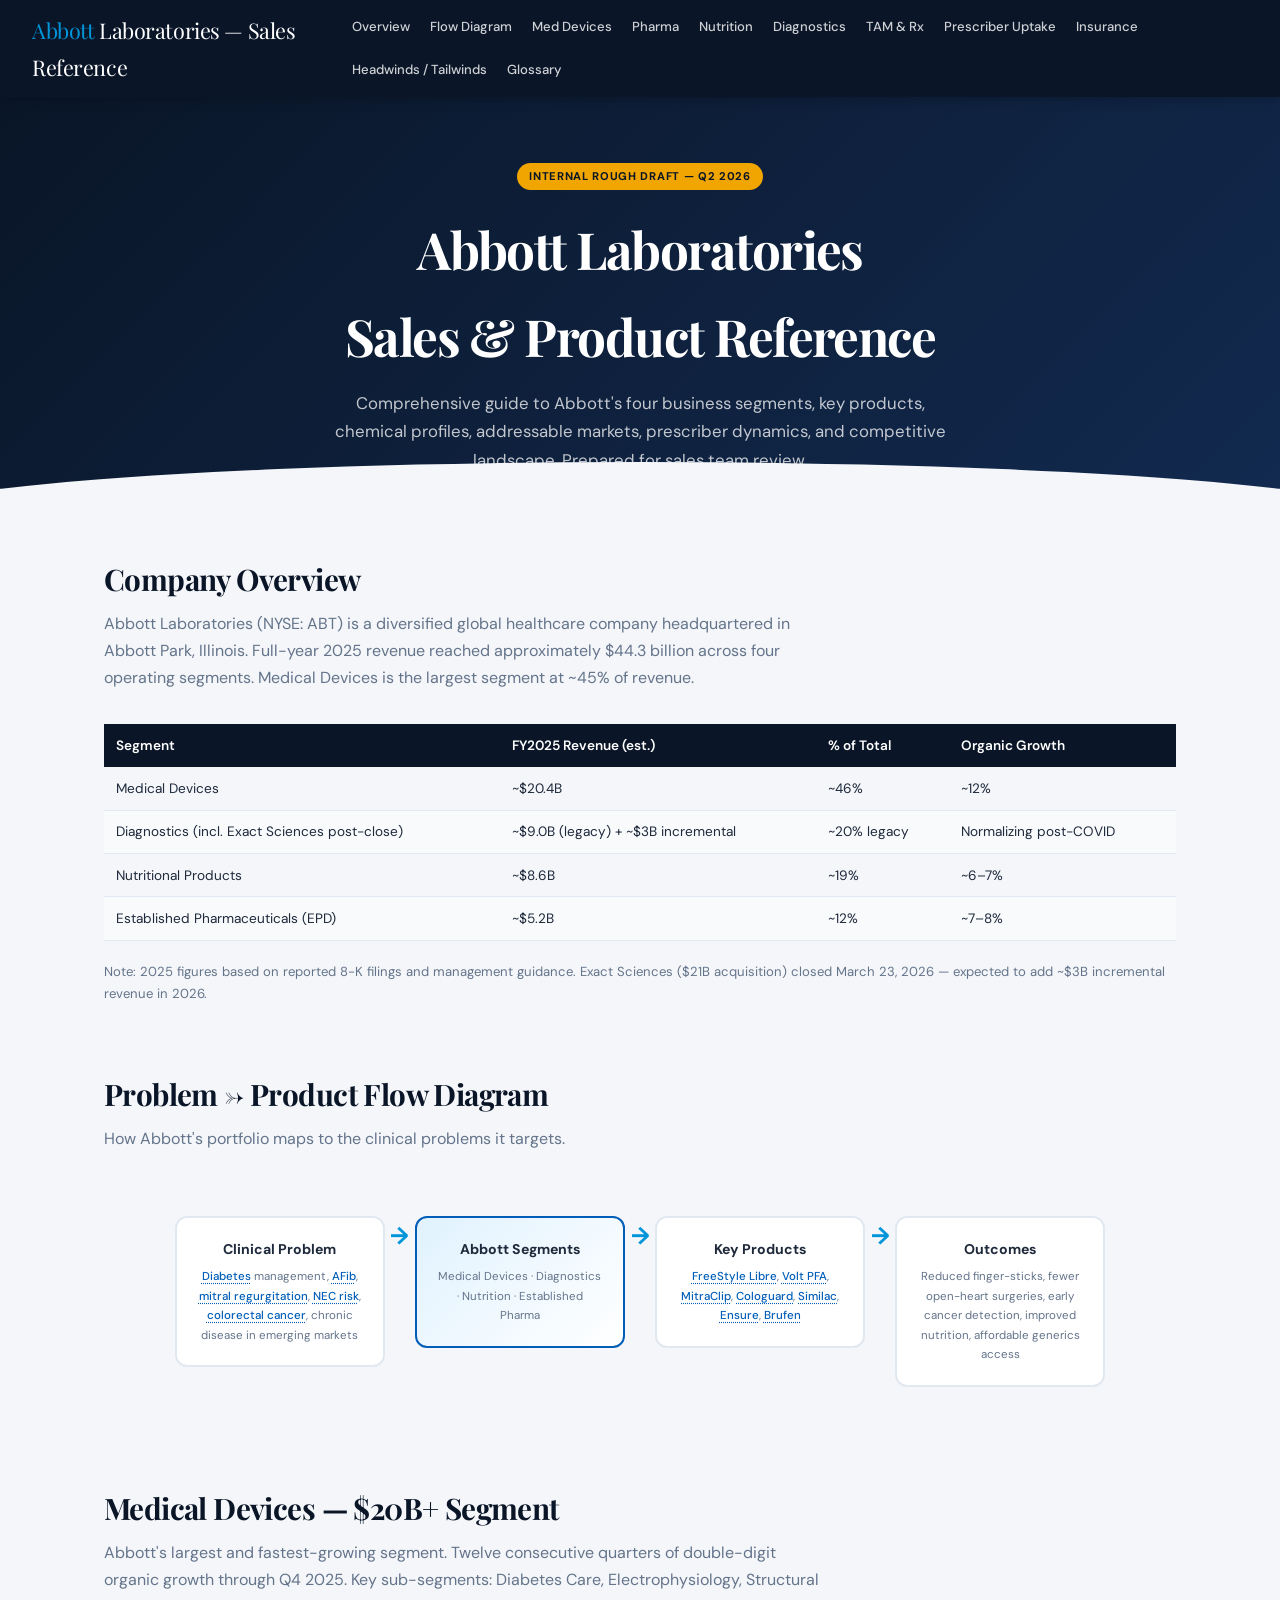
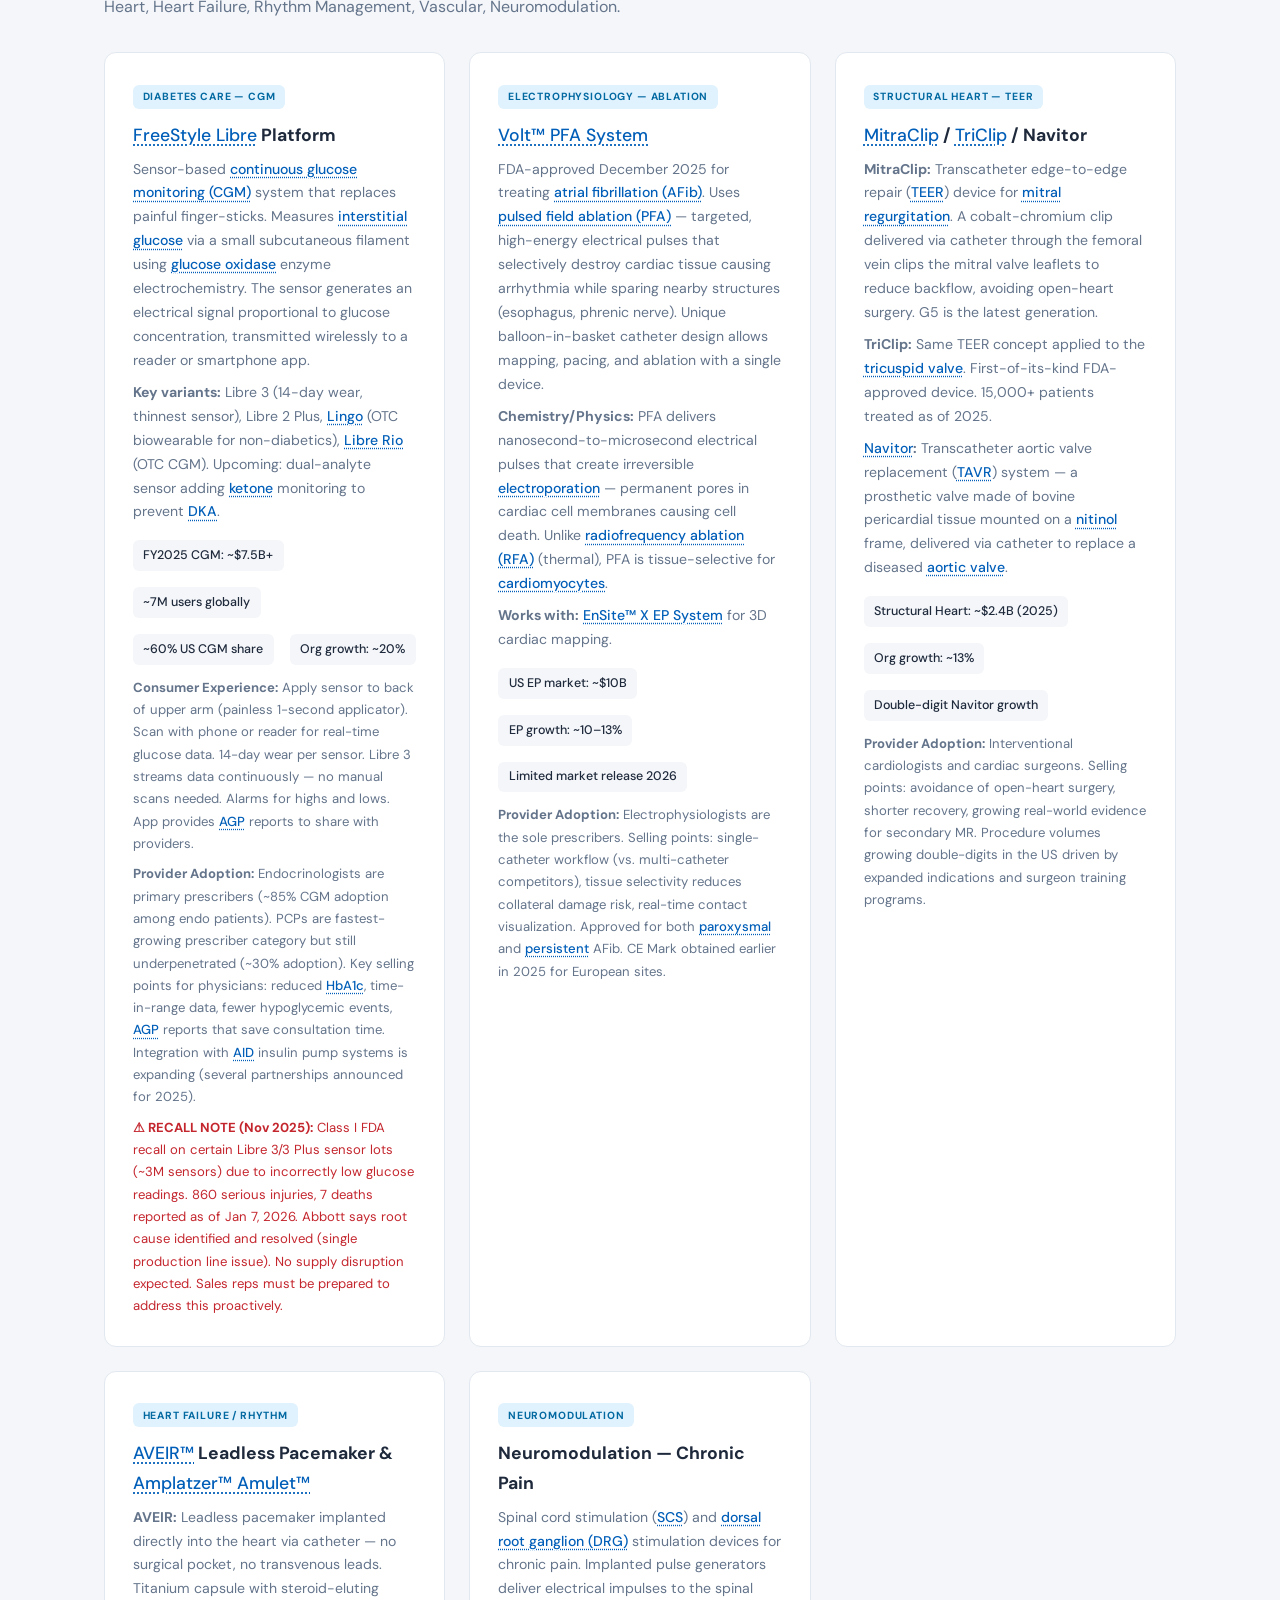
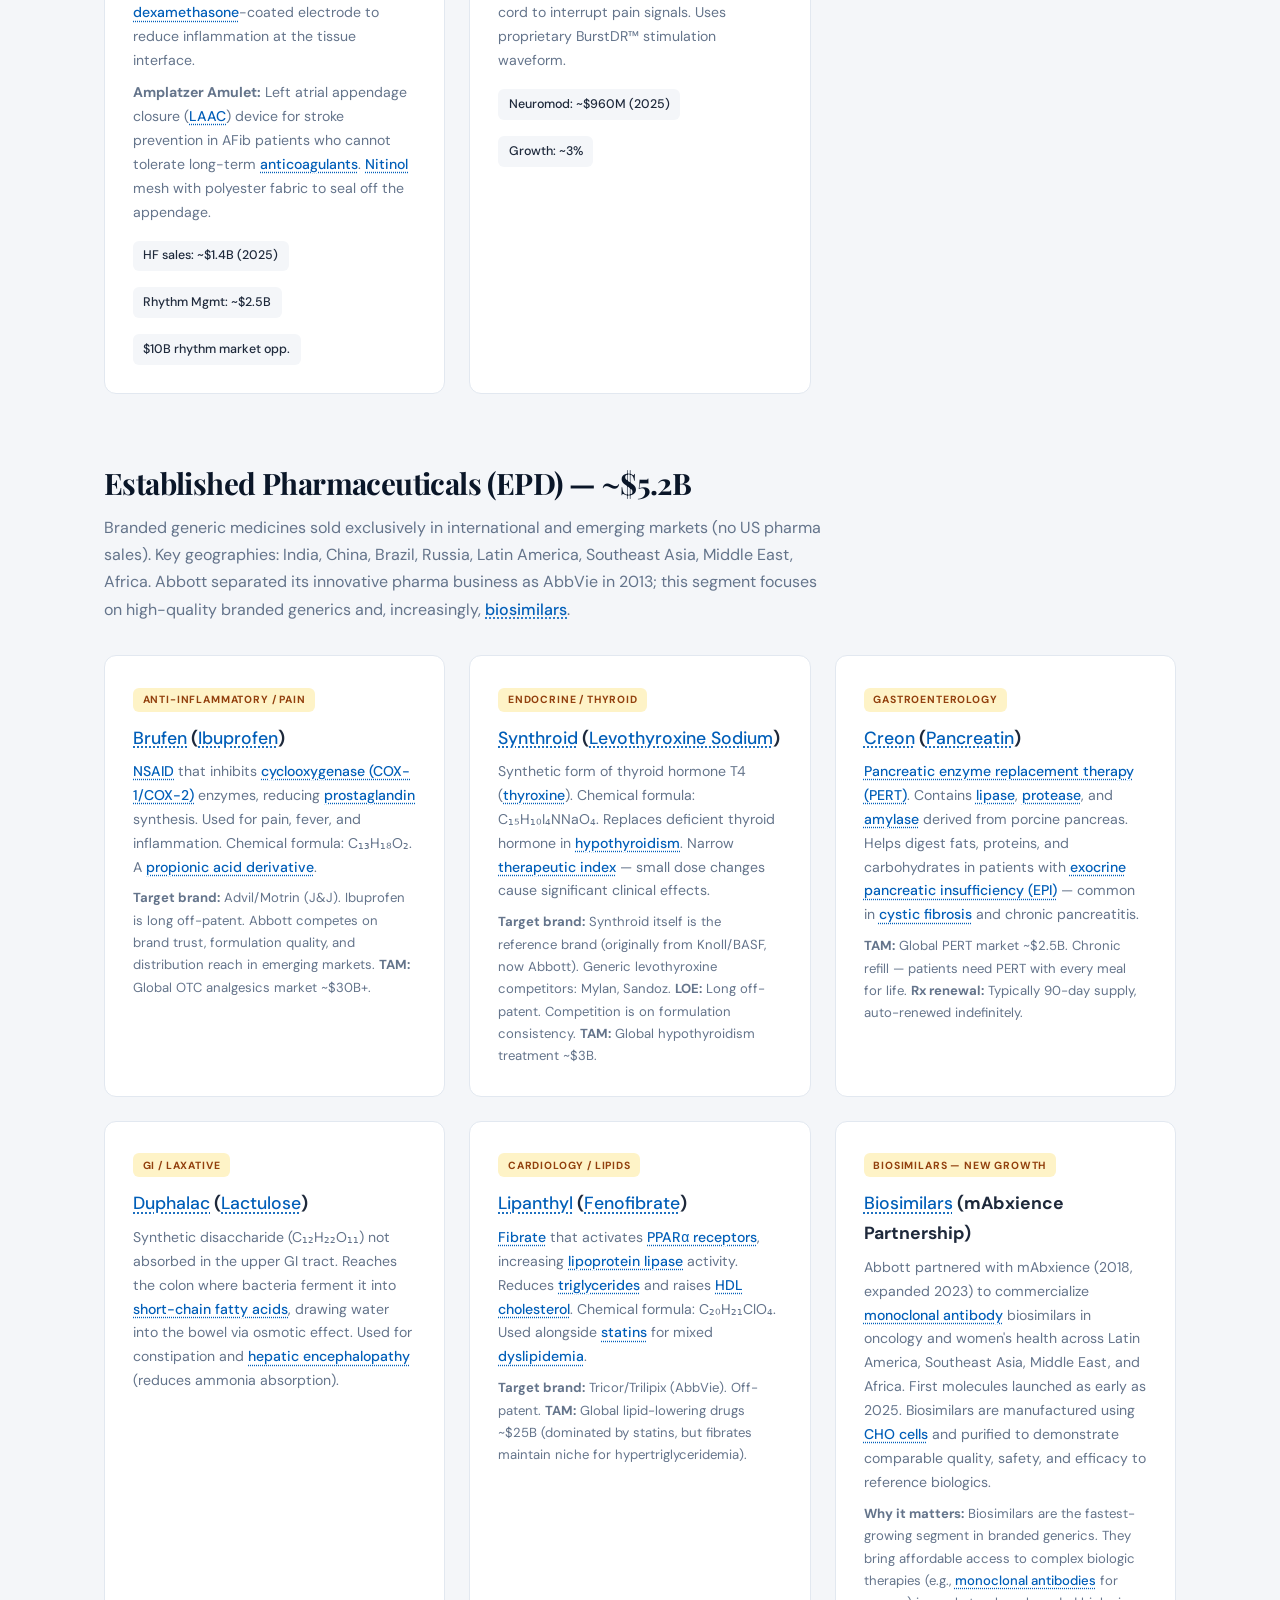
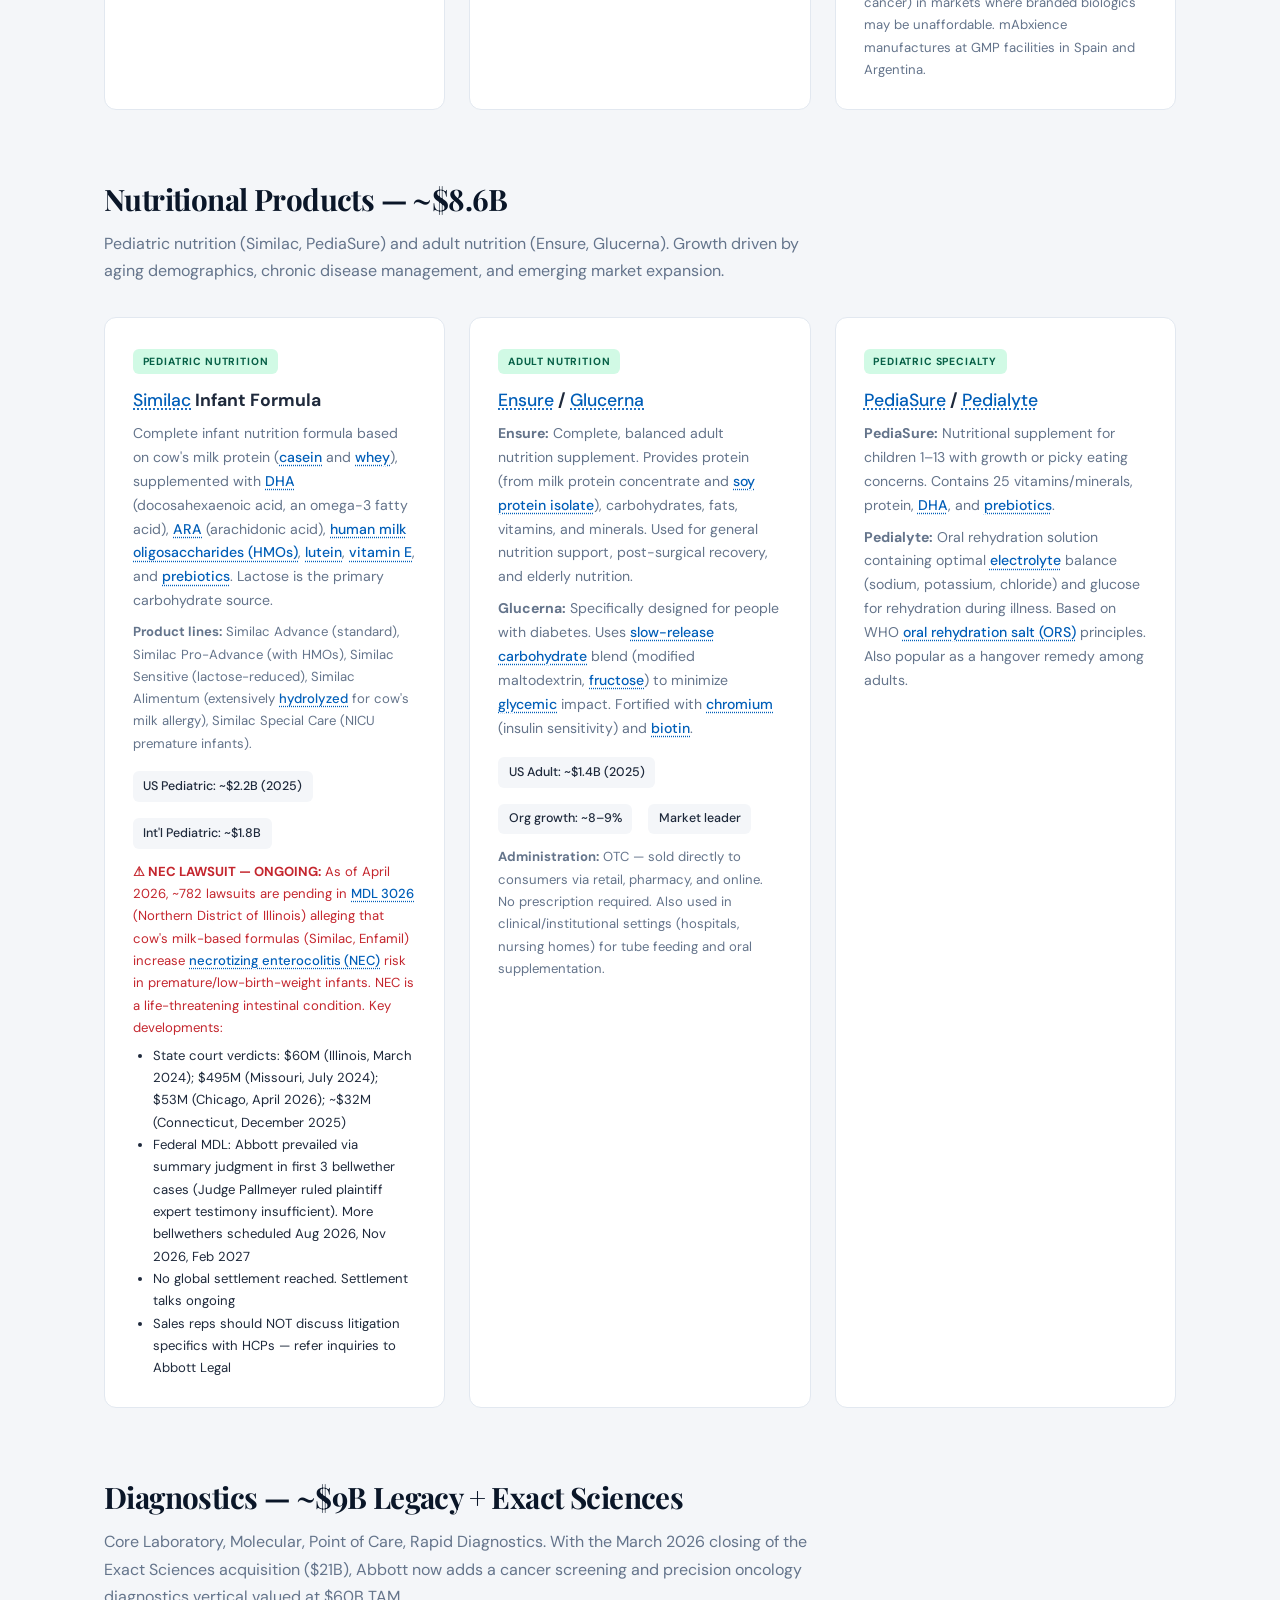
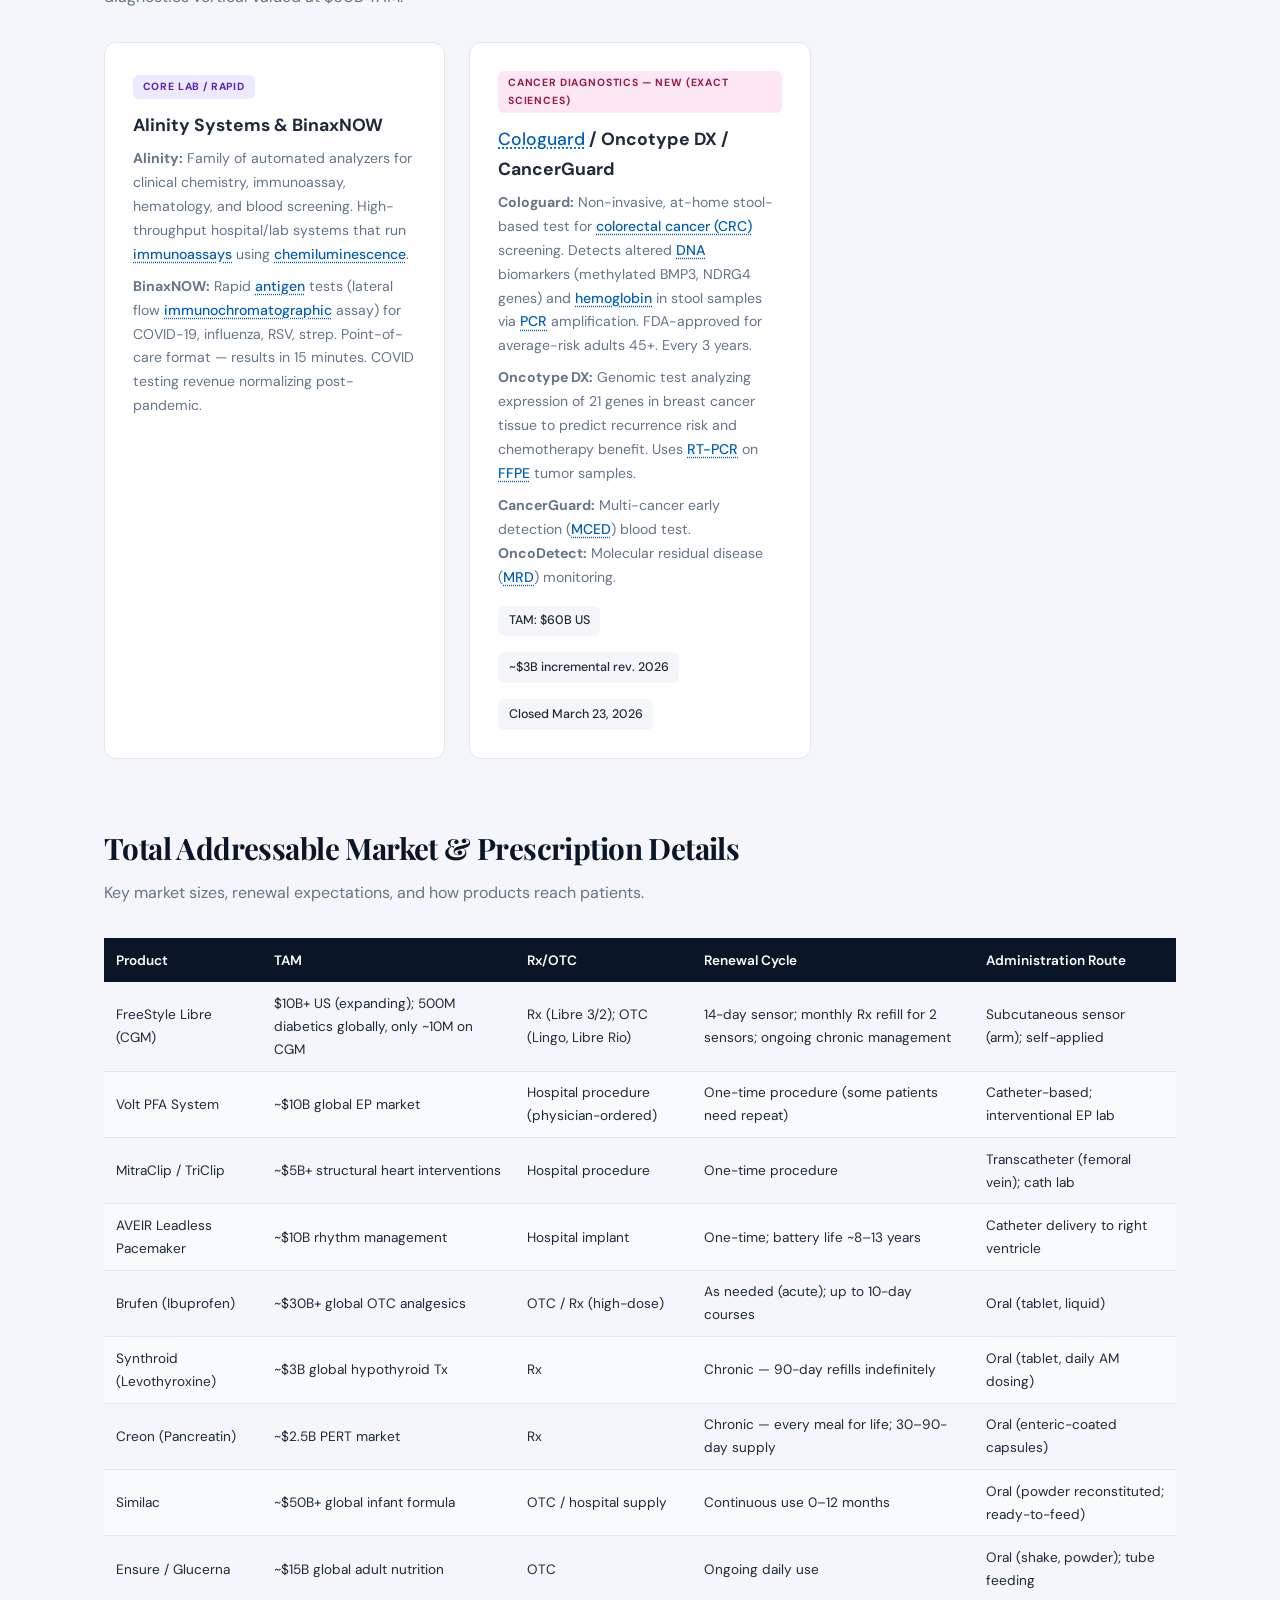
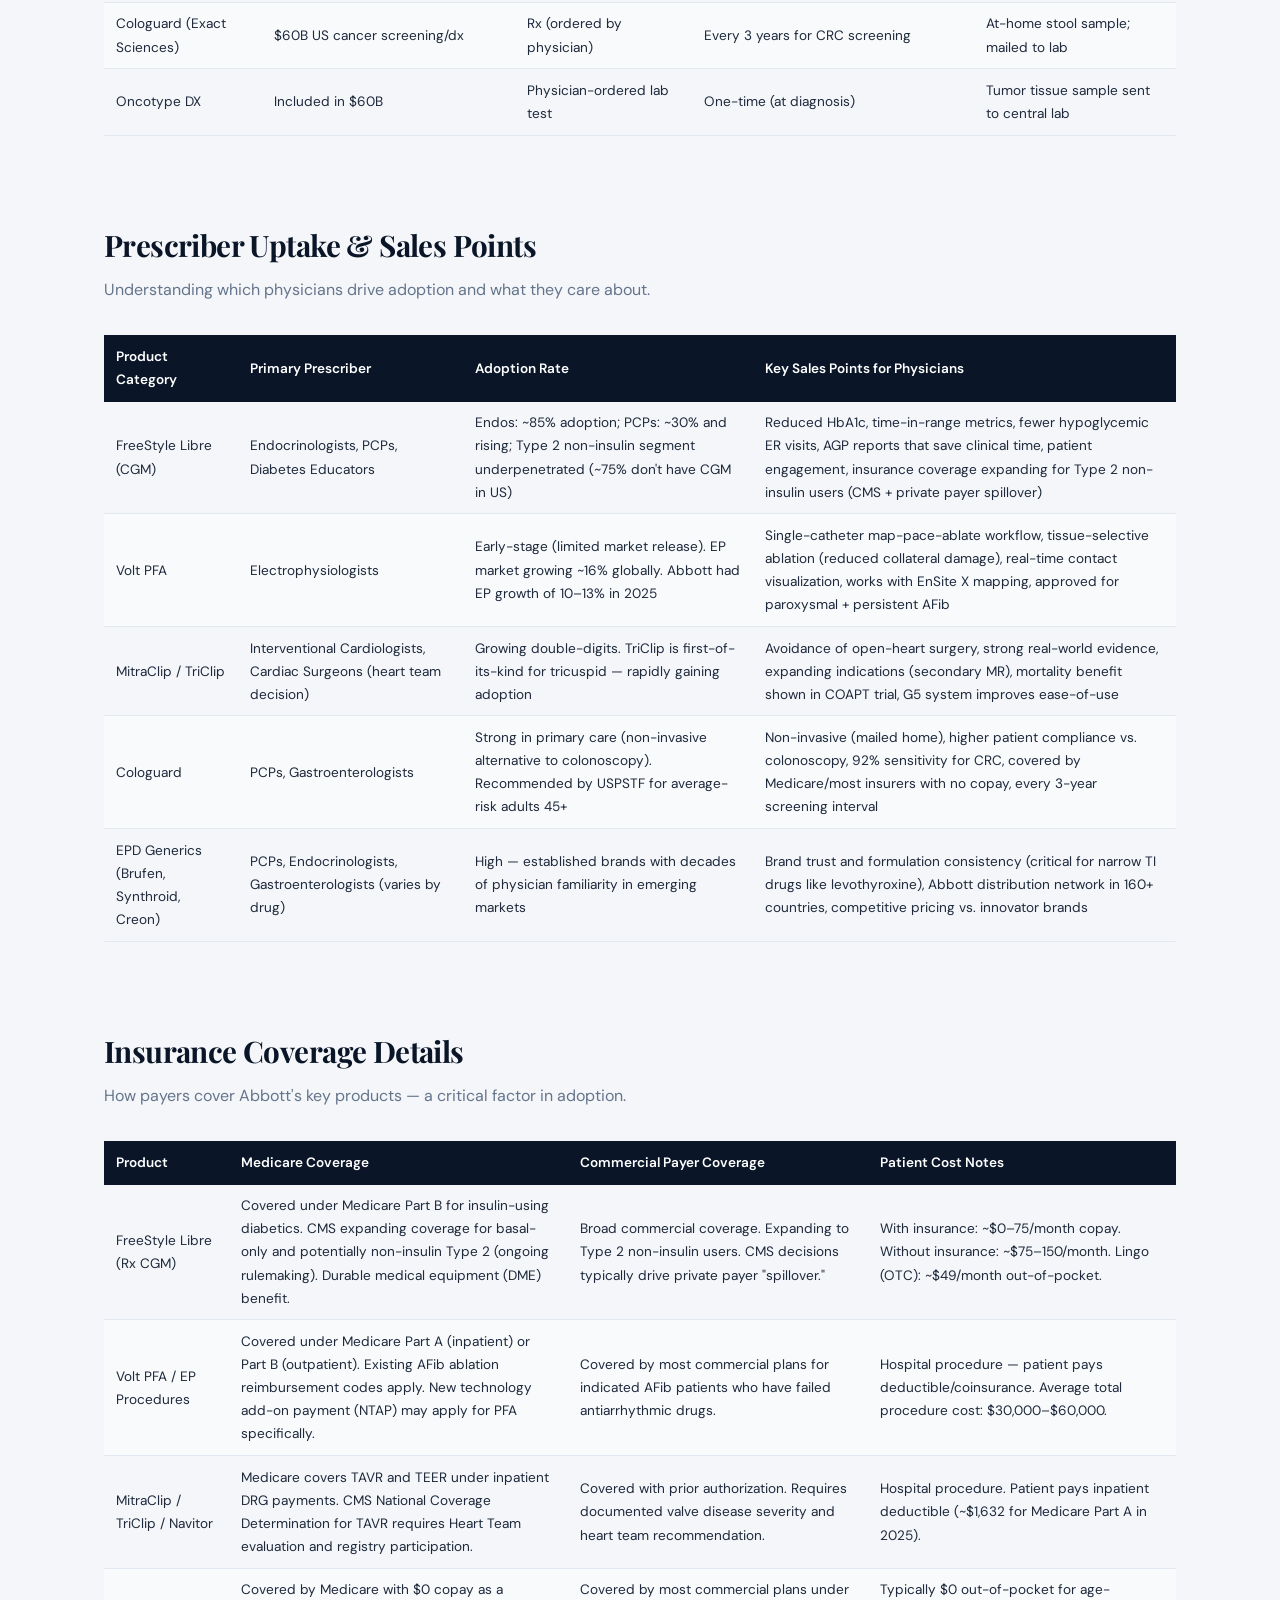
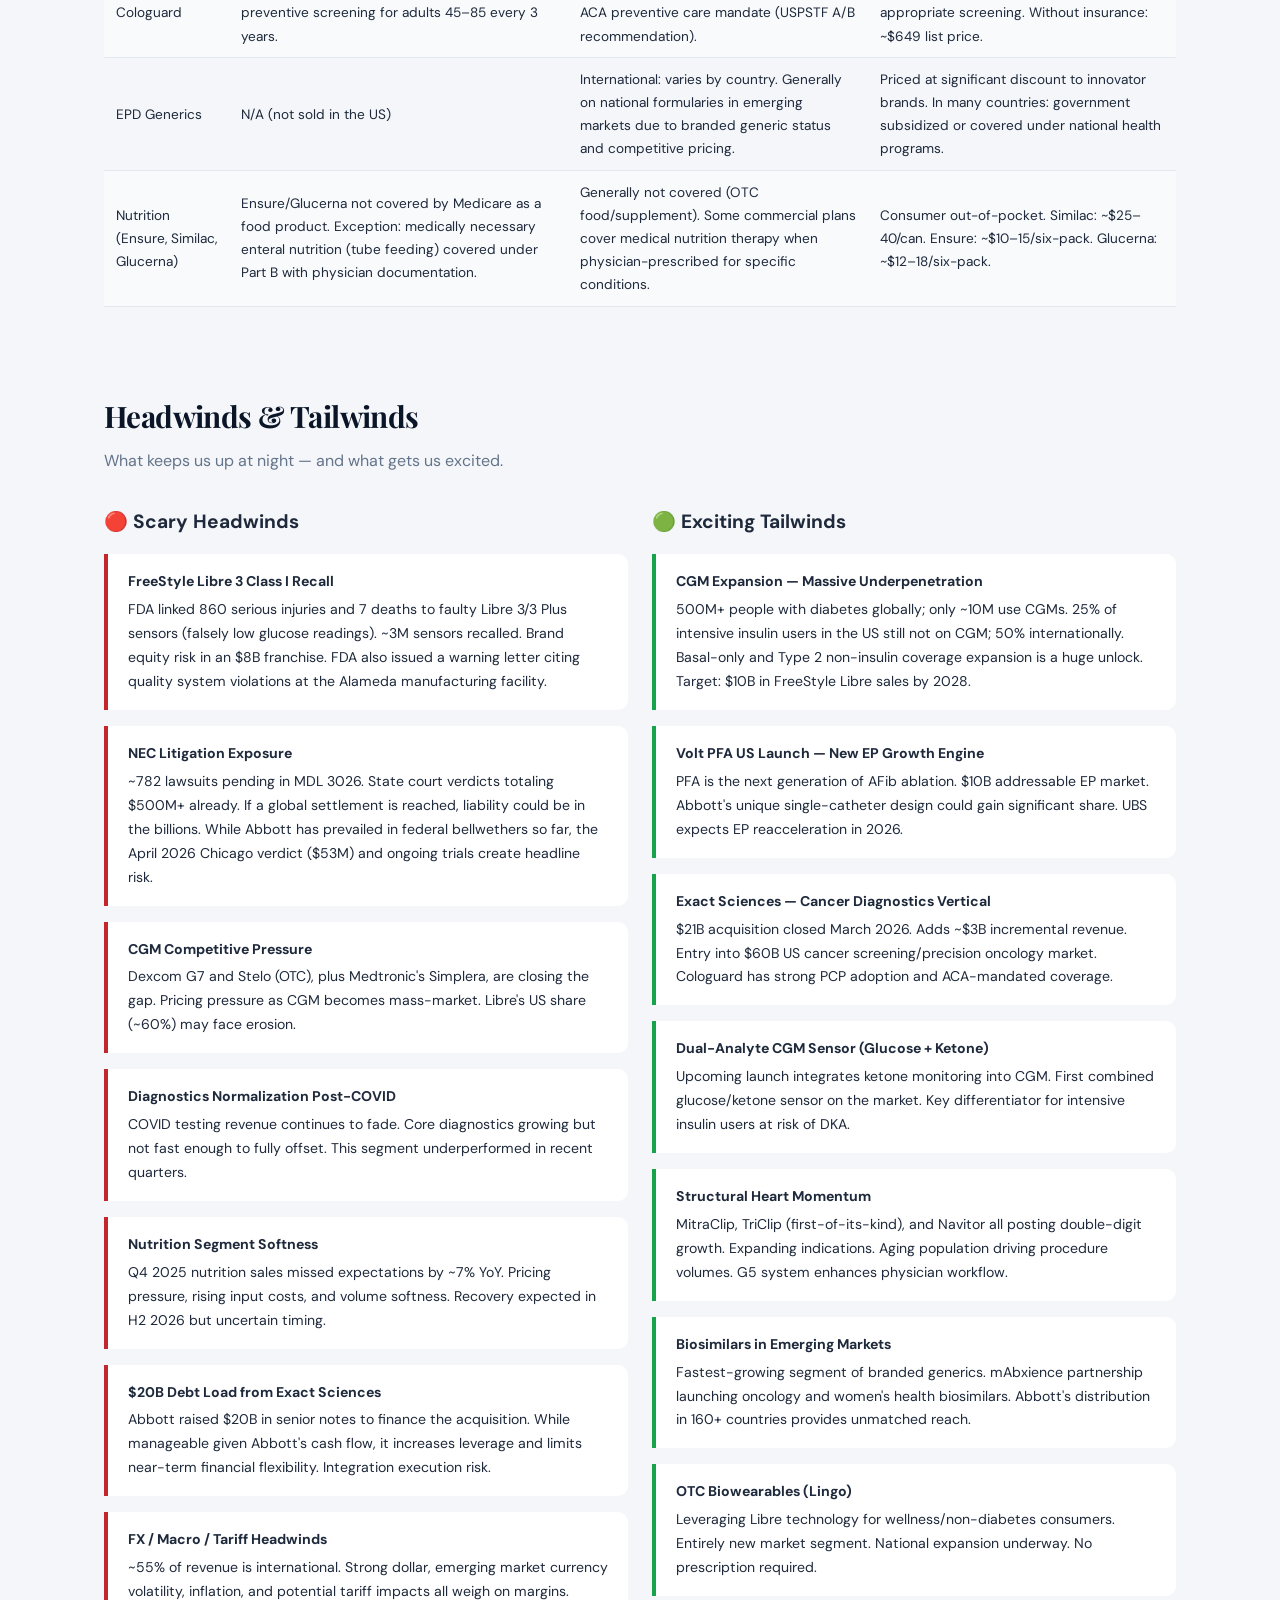
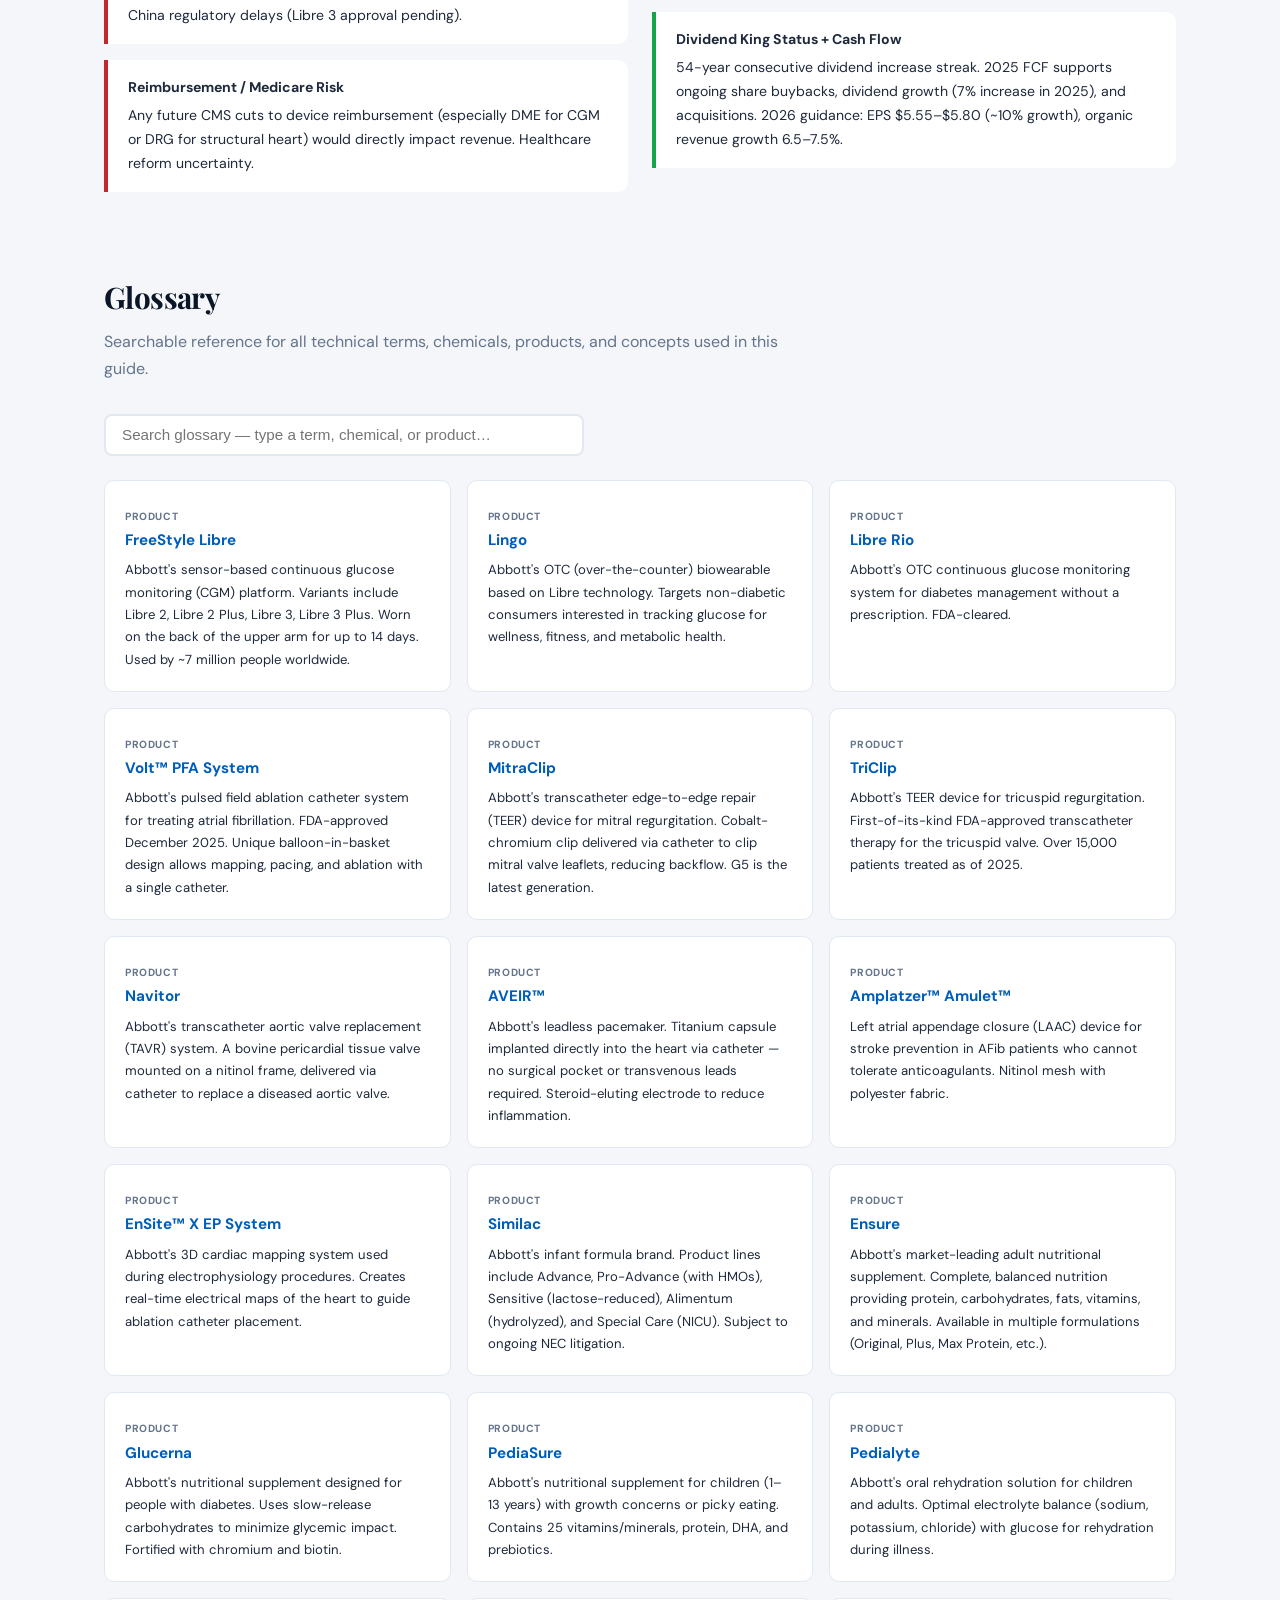
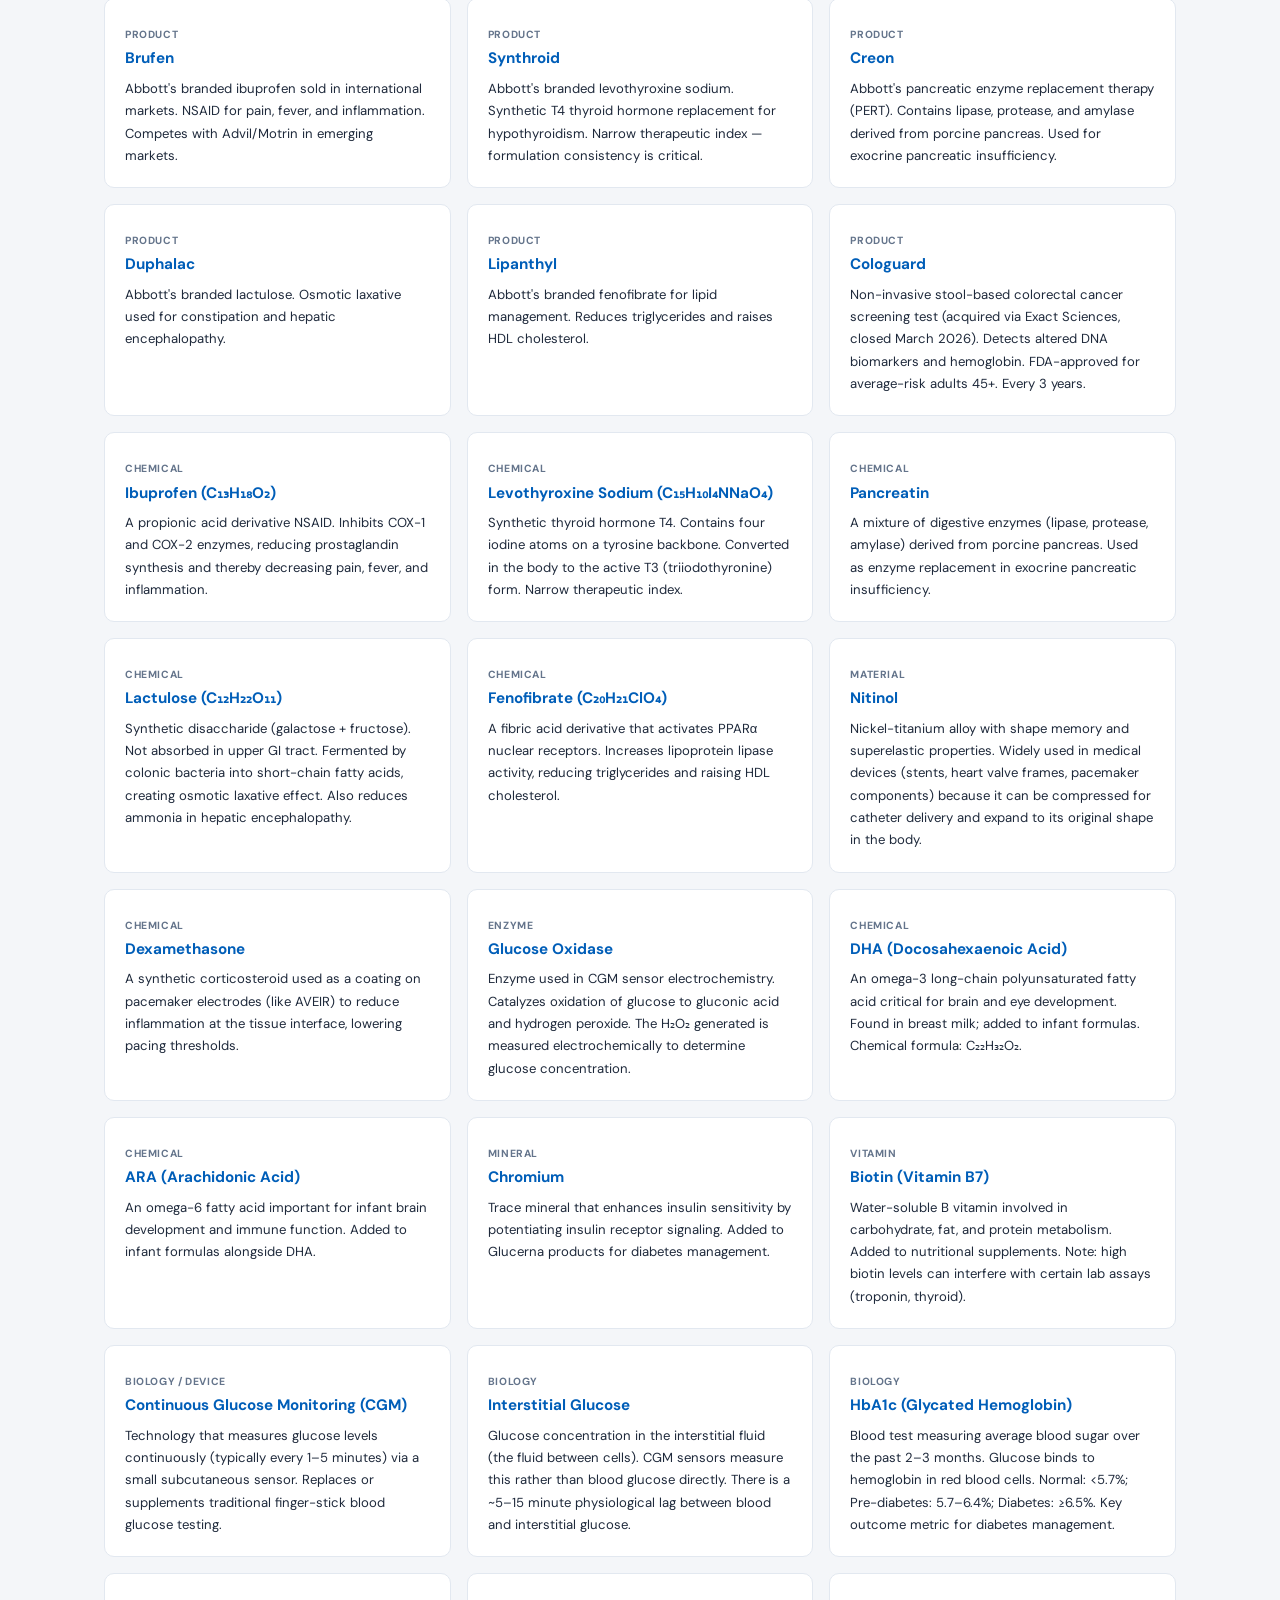
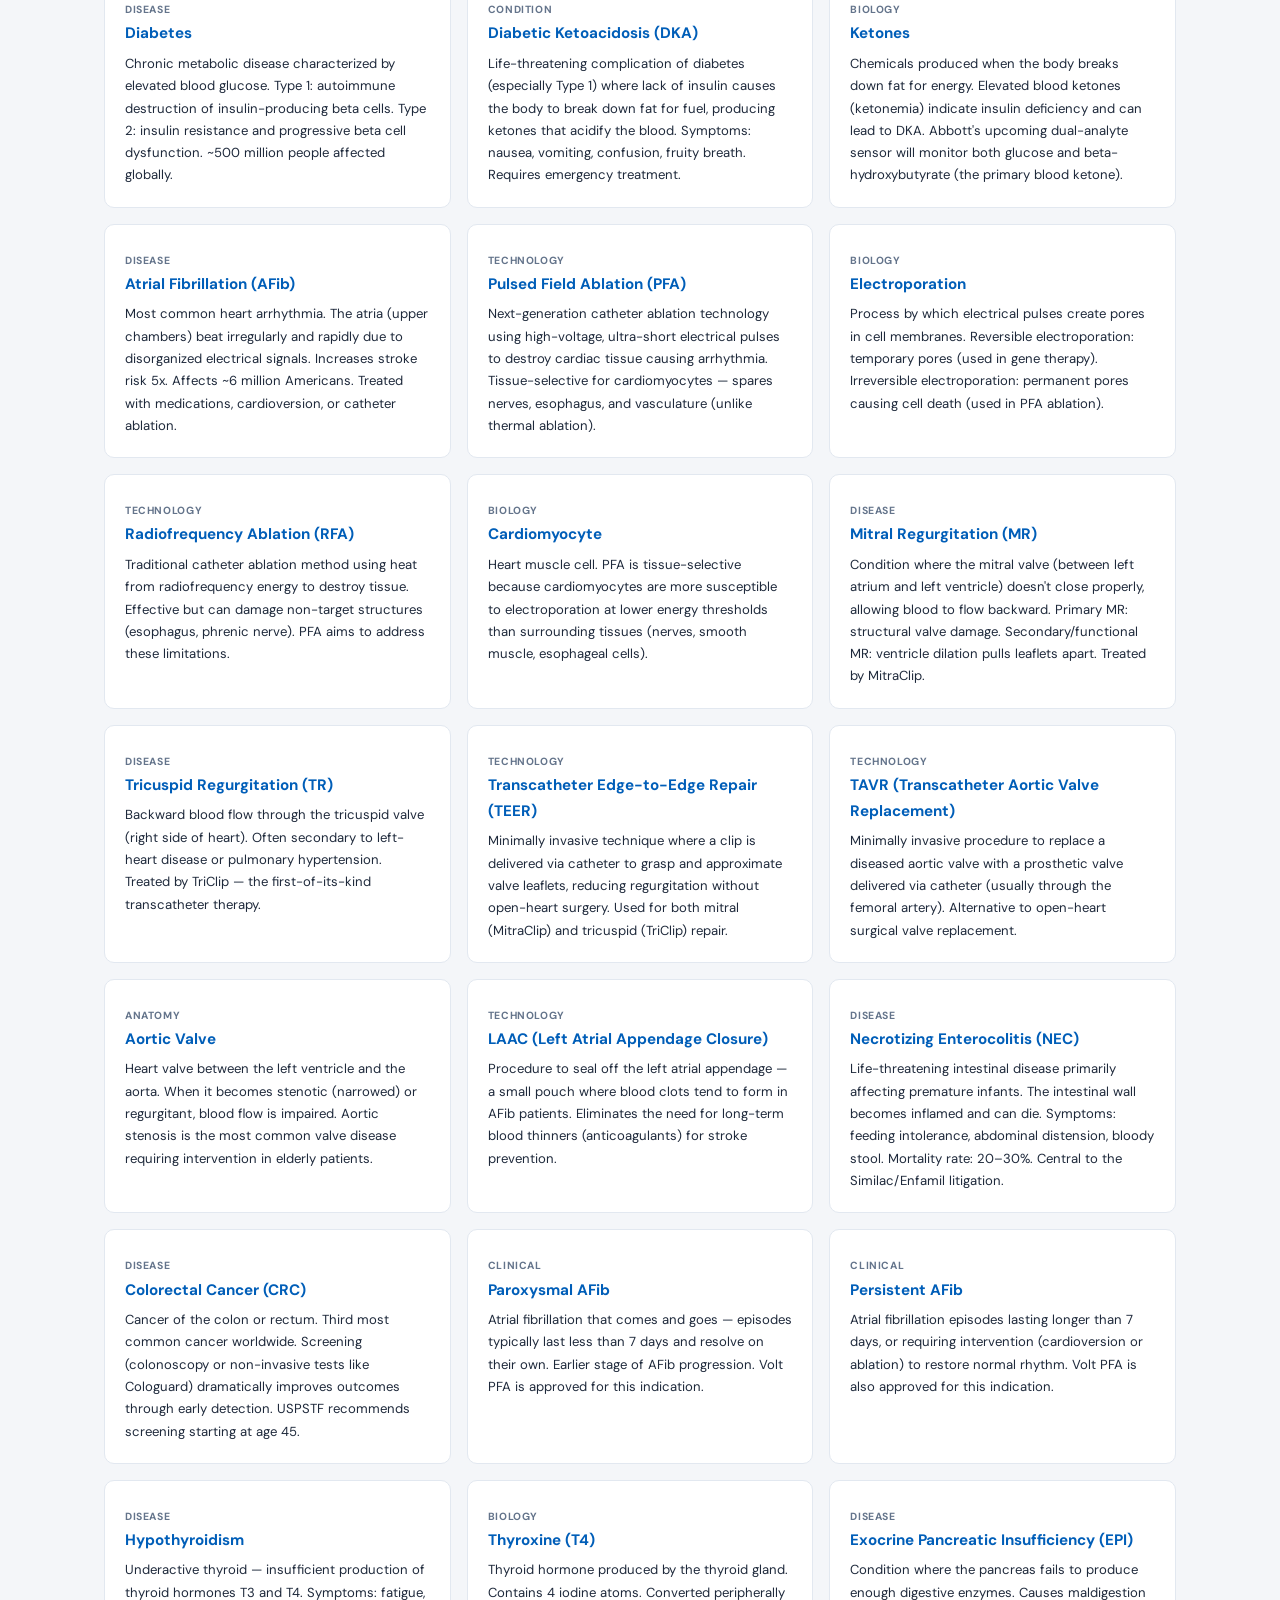
<file: Abbott_Sales_Reference_Guide.html>
<!DOCTYPE html>
<html lang="en">
<head>
<meta charset="UTF-8">
<meta name="viewport" content="width=device-width, initial-scale=1.0">
<title>Abbott Laboratories — Sales Reference Guide (Draft)</title>
<link href="https://fonts.googleapis.com/css2?family=DM+Sans:wght@400;500;700&family=Playfair+Display:wght@700;800&display=swap" rel="stylesheet">
<style>
:root {
  --navy: #0a1628;
  --blue: #005eb8;
  --sky: #0095d9;
  --teal: #00857c;
  --amber: #f0a500;
  --red: #c4262e;
  --light: #f4f6f9;
  --card: #ffffff;
  --text: #1e293b;
  --muted: #64748b;
  --border: #e2e8f0;
  --green: #16a34a;
}
*,*::before,*::after{box-sizing:border-box;margin:0;padding:0}
html{scroll-behavior:smooth;font-size:16px}
body{font-family:'DM Sans',sans-serif;color:var(--text);background:var(--light);line-height:1.7}

/* NAV */
.topnav{position:sticky;top:0;z-index:100;background:var(--navy);padding:.75rem 2rem;display:flex;align-items:center;justify-content:space-between;box-shadow:0 2px 12px rgba(0,0,0,.25)}
.topnav .logo{font-family:'Playfair Display',serif;color:#fff;font-size:1.35rem;letter-spacing:-.02em}
.topnav .logo span{color:var(--sky)}
.nav-links{display:flex;gap:1.25rem;flex-wrap:wrap}
.nav-links a{color:rgba(255,255,255,.8);text-decoration:none;font-size:.82rem;font-weight:500;transition:color .2s}
.nav-links a:hover{color:var(--amber)}

/* HERO */
.hero{background:linear-gradient(135deg,var(--navy) 0%,#122a50 100%);color:#fff;padding:4rem 2rem 3rem;text-align:center;position:relative;overflow:hidden}
.hero::after{content:'';position:absolute;bottom:-60px;left:-10%;width:120%;height:120px;background:var(--light);border-radius:50% 50% 0 0}
.hero h1{font-family:'Playfair Display',serif;font-size:clamp(2rem,5vw,3.2rem);margin-bottom:.5rem;letter-spacing:-.03em}
.hero .subtitle{font-size:1.05rem;color:rgba(255,255,255,.75);max-width:640px;margin:0 auto}
.badge{display:inline-block;background:var(--amber);color:var(--navy);font-weight:700;font-size:.7rem;padding:.25rem .75rem;border-radius:100px;text-transform:uppercase;letter-spacing:.06em;margin-bottom:1rem}

/* CONTAINERS */
.container{max-width:1120px;margin:0 auto;padding:2rem 1.5rem}
.section-title{font-family:'Playfair Display',serif;font-size:1.85rem;margin-bottom:.35rem;color:var(--navy);letter-spacing:-.02em}
.section-lead{color:var(--muted);margin-bottom:2rem;max-width:720px}

/* CARDS */
.card-grid{display:grid;gap:1.5rem;grid-template-columns:repeat(auto-fill,minmax(320px,1fr))}
.card{background:var(--card);border:1px solid var(--border);border-radius:12px;padding:1.75rem;transition:box-shadow .25s,transform .25s}
.card:hover{box-shadow:0 8px 30px rgba(0,0,0,.08);transform:translateY(-3px)}
.card .tag{display:inline-block;font-size:.65rem;font-weight:700;text-transform:uppercase;letter-spacing:.08em;padding:.2rem .6rem;border-radius:6px;margin-bottom:.75rem}
.tag-device{background:#e0f2fe;color:#0369a1}
.tag-pharma{background:#fef3c7;color:#92400e}
.tag-nutrition{background:#d1fae5;color:#065f46}
.tag-dx{background:#ede9fe;color:#5b21b6}
.tag-cancer{background:#fce7f3;color:#9d174d}
.card h3{font-size:1.1rem;margin-bottom:.4rem}
.card p{font-size:.88rem;color:var(--muted)}
.card .metric{display:flex;gap:1rem;margin-top:1rem;flex-wrap:wrap}
.card .metric span{font-size:.78rem;background:var(--light);padding:.3rem .65rem;border-radius:6px;font-weight:500}

/* TABLES */
table{width:100%;border-collapse:collapse;margin:1.25rem 0;font-size:.85rem}
th{background:var(--navy);color:#fff;text-align:left;padding:.65rem .75rem;font-weight:600}
td{padding:.6rem .75rem;border-bottom:1px solid var(--border)}
tr:nth-child(even) td{background:#f8fafc}

/* GLOSSARY */
.glossary-search{width:100%;max-width:480px;padding:.65rem 1rem;border:2px solid var(--border);border-radius:8px;font-size:.95rem;margin-bottom:1.5rem;transition:border-color .2s}
.glossary-search:focus{outline:none;border-color:var(--sky)}
.glossary-grid{display:grid;gap:1rem;grid-template-columns:repeat(auto-fill,minmax(300px,1fr))}
.gloss-card{background:var(--card);border:1px solid var(--border);border-radius:10px;padding:1.25rem;transition:box-shadow .2s}
.gloss-card:hover{box-shadow:0 4px 16px rgba(0,0,0,.06)}
.gloss-card h4{font-size:.95rem;color:var(--blue);margin-bottom:.3rem}
.gloss-card .cat{font-size:.65rem;text-transform:uppercase;letter-spacing:.06em;color:var(--muted);font-weight:700}
.gloss-card p{font-size:.82rem;color:var(--text);margin-top:.35rem}

/* WINDS */
.wind-grid{display:grid;gap:1.5rem;grid-template-columns:repeat(auto-fit,minmax(340px,1fr))}
.wind-col h3{font-size:1.2rem;margin-bottom:1rem;display:flex;align-items:center;gap:.5rem}
.wind-item{background:var(--card);border-left:4px solid;padding:1rem 1.25rem;border-radius:0 10px 10px 0;margin-bottom:1rem;font-size:.88rem}
.wind-item.tail{border-color:var(--green)}
.wind-item.head{border-color:var(--red)}
.wind-item strong{display:block;margin-bottom:.25rem}

/* FLOW DIAGRAM */
.flow-wrap{overflow-x:auto;padding:1rem 0}
.flow-diagram{display:flex;align-items:flex-start;gap:0;min-width:900px;justify-content:center;padding:1rem 0}
.flow-node{background:var(--card);border:2px solid var(--border);border-radius:12px;padding:1.25rem;min-width:180px;max-width:210px;text-align:center;position:relative}
.flow-node h4{font-size:.88rem;margin-bottom:.3rem}
.flow-node p{font-size:.72rem;color:var(--muted)}
.flow-node.core{border-color:var(--blue);background:linear-gradient(135deg,#e0f2fe,#fff)}
.flow-arrow{display:flex;align-items:center;font-size:1.5rem;color:var(--sky);padding:0 .35rem;font-weight:700}

/* VOCAB LINKS */
a.vocab{color:var(--blue);text-decoration:underline;text-decoration-style:dotted;text-underline-offset:3px;cursor:pointer;font-weight:500}
a.vocab:hover{color:var(--teal);text-decoration-style:solid}

/* FOOTER */
footer{background:var(--navy);color:rgba(255,255,255,.6);text-align:center;padding:2rem;font-size:.78rem;margin-top:3rem}

/* SCROLL-TO-TOP */
.scroll-top{position:fixed;bottom:2rem;right:2rem;width:44px;height:44px;border-radius:50%;background:var(--blue);color:#fff;border:none;font-size:1.2rem;cursor:pointer;box-shadow:0 4px 12px rgba(0,0,0,.2);display:none;z-index:99;transition:background .2s}
.scroll-top:hover{background:var(--teal)}

@media(max-width:768px){
  .topnav{flex-direction:column;gap:.5rem}
  .nav-links{justify-content:center}
  .flow-diagram{flex-direction:column;align-items:center;min-width:auto}
  .flow-arrow{transform:rotate(90deg)}
}
</style>
</head>
<body>

<!-- NAVIGATION -->
<nav class="topnav">
  <div class="logo"><span>Abbott</span> Laboratories — Sales Reference</div>
  <div class="nav-links">
    <a href="#overview">Overview</a>
    <a href="#flow">Flow Diagram</a>
    <a href="#devices">Med Devices</a>
    <a href="#pharma">Pharma</a>
    <a href="#nutrition">Nutrition</a>
    <a href="#diagnostics">Diagnostics</a>
    <a href="#tam">TAM &amp; Rx</a>
    <a href="#prescribers">Prescriber Uptake</a>
    <a href="#insurance">Insurance</a>
    <a href="#winds">Headwinds / Tailwinds</a>
    <a href="#glossary">Glossary</a>
  </div>
</nav>

<!-- HERO -->
<header class="hero">
  <div class="badge">Internal Rough Draft — Q2 2026</div>
  <h1>Abbott Laboratories<br>Sales &amp; Product Reference</h1>
  <p class="subtitle">Comprehensive guide to Abbott's four business segments, key products, chemical profiles, addressable markets, prescriber dynamics, and competitive landscape. Prepared for sales team review.</p>
</header>

<!-- COMPANY OVERVIEW -->
<section id="overview" class="container">
  <h2 class="section-title">Company Overview</h2>
  <p class="section-lead">Abbott Laboratories (NYSE: ABT) is a diversified global healthcare company headquartered in Abbott Park, Illinois. Full-year 2025 revenue reached approximately $44.3 billion across four operating segments. Medical Devices is the largest segment at ~45% of revenue.</p>

  <table>
    <thead>
      <tr><th>Segment</th><th>FY2025 Revenue (est.)</th><th>% of Total</th><th>Organic Growth</th></tr>
    </thead>
    <tbody>
      <tr><td>Medical Devices</td><td>~$20.4B</td><td>~46%</td><td>~12%</td></tr>
      <tr><td>Diagnostics (incl. Exact Sciences post-close)</td><td>~$9.0B (legacy) + ~$3B incremental</td><td>~20% legacy</td><td>Normalizing post-COVID</td></tr>
      <tr><td>Nutritional Products</td><td>~$8.6B</td><td>~19%</td><td>~6–7%</td></tr>
      <tr><td>Established Pharmaceuticals (EPD)</td><td>~$5.2B</td><td>~12%</td><td>~7–8%</td></tr>
    </tbody>
  </table>
  <p style="font-size:.82rem;color:var(--muted);margin-top:.5rem">Note: 2025 figures based on reported 8-K filings and management guidance. Exact Sciences ($21B acquisition) closed March 23, 2026 — expected to add ~$3B incremental revenue in 2026.</p>
</section>

<!-- FLOW DIAGRAM -->
<section id="flow" class="container">
  <h2 class="section-title">Problem → Product Flow Diagram</h2>
  <p class="section-lead">How Abbott's portfolio maps to the clinical problems it targets.</p>

  <div class="flow-wrap">
    <div class="flow-diagram">
      <div class="flow-node">
        <h4>Clinical Problem</h4>
        <p><a class="vocab" href="#g-diabetes">Diabetes</a> management, <a class="vocab" href="#g-afib">AFib</a>, <a class="vocab" href="#g-mr">mitral regurgitation</a>, <a class="vocab" href="#g-nec">NEC risk</a>, <a class="vocab" href="#g-crc">colorectal cancer</a>, chronic disease in emerging markets</p>
      </div>
      <div class="flow-arrow">→</div>
      <div class="flow-node core">
        <h4>Abbott Segments</h4>
        <p>Medical Devices · Diagnostics · Nutrition · Established Pharma</p>
      </div>
      <div class="flow-arrow">→</div>
      <div class="flow-node">
        <h4>Key Products</h4>
        <p><a class="vocab" href="#g-libre">FreeStyle Libre</a>, <a class="vocab" href="#g-volt">Volt PFA</a>, <a class="vocab" href="#g-mitraclip">MitraClip</a>, <a class="vocab" href="#g-cologuard">Cologuard</a>, <a class="vocab" href="#g-similac">Similac</a>, <a class="vocab" href="#g-ensure">Ensure</a>, <a class="vocab" href="#g-brufen">Brufen</a></p>
      </div>
      <div class="flow-arrow">→</div>
      <div class="flow-node">
        <h4>Outcomes</h4>
        <p>Reduced finger-sticks, fewer open-heart surgeries, early cancer detection, improved nutrition, affordable generics access</p>
      </div>
    </div>
  </div>
</section>

<!-- MEDICAL DEVICES -->
<section id="devices" class="container">
  <h2 class="section-title">Medical Devices — $20B+ Segment</h2>
  <p class="section-lead">Abbott's largest and fastest-growing segment. Twelve consecutive quarters of double-digit organic growth through Q4 2025. Key sub-segments: Diabetes Care, Electrophysiology, Structural Heart, Heart Failure, Rhythm Management, Vascular, Neuromodulation.</p>

  <div class="card-grid">

    <!-- LIBRE -->
    <div class="card">
      <span class="tag tag-device">Diabetes Care — CGM</span>
      <h3><a class="vocab" href="#g-libre">FreeStyle Libre</a> Platform</h3>
      <p>Sensor-based <a class="vocab" href="#g-cgm">continuous glucose monitoring (CGM)</a> system that replaces painful finger-sticks. Measures <a class="vocab" href="#g-glucose">interstitial glucose</a> via a small subcutaneous filament using <a class="vocab" href="#g-gox">glucose oxidase</a> enzyme electrochemistry. The sensor generates an electrical signal proportional to glucose concentration, transmitted wirelessly to a reader or smartphone app.</p>
      <p style="margin-top:.5rem"><strong>Key variants:</strong> Libre 3 (14-day wear, thinnest sensor), Libre 2 Plus, <a class="vocab" href="#g-lingo">Lingo</a> (OTC biowearable for non-diabetics), <a class="vocab" href="#g-rio">Libre Rio</a> (OTC CGM). Upcoming: dual-analyte sensor adding <a class="vocab" href="#g-ketone">ketone</a> monitoring to prevent <a class="vocab" href="#g-dka">DKA</a>.</p>
      <div class="metric">
        <span>FY2025 CGM: ~$7.5B+</span>
        <span>~7M users globally</span>
        <span>~60% US CGM share</span>
        <span>Org growth: ~20%</span>
      </div>
      <p style="margin-top:.75rem;font-size:.82rem"><strong>Consumer Experience:</strong> Apply sensor to back of upper arm (painless 1-second applicator). Scan with phone or reader for real-time glucose data. 14-day wear per sensor. Libre 3 streams data continuously — no manual scans needed. Alarms for highs and lows. App provides <a class="vocab" href="#g-agp">AGP</a> reports to share with providers.</p>
      <p style="margin-top:.5rem;font-size:.82rem"><strong>Provider Adoption:</strong> Endocrinologists are primary prescribers (~85% CGM adoption among endo patients). PCPs are fastest-growing prescriber category but still underpenetrated (~30% adoption). Key selling points for physicians: reduced <a class="vocab" href="#g-a1c">HbA1c</a>, time-in-range data, fewer hypoglycemic events, <a class="vocab" href="#g-agp">AGP</a> reports that save consultation time. Integration with <a class="vocab" href="#g-aid">AID</a> insulin pump systems is expanding (several partnerships announced for 2025).</p>
      <p style="margin-top:.5rem;font-size:.82rem;color:var(--red)"><strong>⚠ RECALL NOTE (Nov 2025):</strong> Class I FDA recall on certain Libre 3/3 Plus sensor lots (~3M sensors) due to incorrectly low glucose readings. 860 serious injuries, 7 deaths reported as of Jan 7, 2026. Abbott says root cause identified and resolved (single production line issue). No supply disruption expected. Sales reps must be prepared to address this proactively.</p>
    </div>

    <!-- VOLT PFA -->
    <div class="card">
      <span class="tag tag-device">Electrophysiology — Ablation</span>
      <h3><a class="vocab" href="#g-volt">Volt™ PFA System</a></h3>
      <p>FDA-approved December 2025 for treating <a class="vocab" href="#g-afib">atrial fibrillation (AFib)</a>. Uses <a class="vocab" href="#g-pfa">pulsed field ablation (PFA)</a> — targeted, high-energy electrical pulses that selectively destroy cardiac tissue causing arrhythmia while sparing nearby structures (esophagus, phrenic nerve). Unique balloon-in-basket catheter design allows mapping, pacing, and ablation with a single device.</p>
      <p style="margin-top:.5rem"><strong>Chemistry/Physics:</strong> PFA delivers nanosecond-to-microsecond electrical pulses that create irreversible <a class="vocab" href="#g-electroporation">electroporation</a> — permanent pores in cardiac cell membranes causing cell death. Unlike <a class="vocab" href="#g-rfa">radiofrequency ablation (RFA)</a> (thermal), PFA is tissue-selective for <a class="vocab" href="#g-cardiomyocyte">cardiomyocytes</a>.</p>
      <p style="margin-top:.5rem"><strong>Works with:</strong> <a class="vocab" href="#g-ensite">EnSite™ X EP System</a> for 3D cardiac mapping.</p>
      <div class="metric">
        <span>US EP market: ~$10B</span>
        <span>EP growth: ~10–13%</span>
        <span>Limited market release 2026</span>
      </div>
      <p style="margin-top:.75rem;font-size:.82rem"><strong>Provider Adoption:</strong> Electrophysiologists are the sole prescribers. Selling points: single-catheter workflow (vs. multi-catheter competitors), tissue selectivity reduces collateral damage risk, real-time contact visualization. Approved for both <a class="vocab" href="#g-paf">paroxysmal</a> and <a class="vocab" href="#g-persaf">persistent</a> AFib. CE Mark obtained earlier in 2025 for European sites.</p>
    </div>

    <!-- MITRACLIP / TRICLIP -->
    <div class="card">
      <span class="tag tag-device">Structural Heart — TEER</span>
      <h3><a class="vocab" href="#g-mitraclip">MitraClip</a> / <a class="vocab" href="#g-triclip">TriClip</a> / Navitor</h3>
      <p><strong>MitraClip:</strong> Transcatheter edge-to-edge repair (<a class="vocab" href="#g-teer">TEER</a>) device for <a class="vocab" href="#g-mr">mitral regurgitation</a>. A cobalt-chromium clip delivered via catheter through the femoral vein clips the mitral valve leaflets to reduce backflow, avoiding open-heart surgery. G5 is the latest generation.</p>
      <p style="margin-top:.5rem"><strong>TriClip:</strong> Same TEER concept applied to the <a class="vocab" href="#g-tr">tricuspid valve</a>. First-of-its-kind FDA-approved device. 15,000+ patients treated as of 2025.</p>
      <p style="margin-top:.5rem"><strong><a class="vocab" href="#g-navitor">Navitor</a>:</strong> Transcatheter aortic valve replacement (<a class="vocab" href="#g-tavr">TAVR</a>) system — a prosthetic valve made of bovine pericardial tissue mounted on a <a class="vocab" href="#g-nitinol">nitinol</a> frame, delivered via catheter to replace a diseased <a class="vocab" href="#g-aortic">aortic valve</a>.</p>
      <div class="metric">
        <span>Structural Heart: ~$2.4B (2025)</span>
        <span>Org growth: ~13%</span>
        <span>Double-digit Navitor growth</span>
      </div>
      <p style="margin-top:.75rem;font-size:.82rem"><strong>Provider Adoption:</strong> Interventional cardiologists and cardiac surgeons. Selling points: avoidance of open-heart surgery, shorter recovery, growing real-world evidence for secondary MR. Procedure volumes growing double-digits in the US driven by expanded indications and surgeon training programs.</p>
    </div>

    <!-- AVEIR -->
    <div class="card">
      <span class="tag tag-device">Heart Failure / Rhythm</span>
      <h3><a class="vocab" href="#g-aveir">AVEIR™</a> Leadless Pacemaker &amp; <a class="vocab" href="#g-amulet">Amplatzer™ Amulet™</a></h3>
      <p><strong>AVEIR:</strong> Leadless pacemaker implanted directly into the heart via catheter — no surgical pocket, no transvenous leads. Titanium capsule with steroid-eluting <a class="vocab" href="#g-dex">dexamethasone</a>-coated electrode to reduce inflammation at the tissue interface.</p>
      <p style="margin-top:.5rem"><strong>Amplatzer Amulet:</strong> Left atrial appendage closure (<a class="vocab" href="#g-laac">LAAC</a>) device for stroke prevention in AFib patients who cannot tolerate long-term <a class="vocab" href="#g-anticoagulant">anticoagulants</a>. <a class="vocab" href="#g-nitinol">Nitinol</a> mesh with polyester fabric to seal off the appendage.</p>
      <div class="metric">
        <span>HF sales: ~$1.4B (2025)</span>
        <span>Rhythm Mgmt: ~$2.5B</span>
        <span>$10B rhythm market opp.</span>
      </div>
    </div>

    <!-- NEUROMOD -->
    <div class="card">
      <span class="tag tag-device">Neuromodulation</span>
      <h3>Neuromodulation — Chronic Pain</h3>
      <p>Spinal cord stimulation (<a class="vocab" href="#g-scs">SCS</a>) and <a class="vocab" href="#g-drg">dorsal root ganglion (DRG)</a> stimulation devices for chronic pain. Implanted pulse generators deliver electrical impulses to the spinal cord to interrupt pain signals. Uses proprietary BurstDR™ stimulation waveform.</p>
      <div class="metric">
        <span>Neuromod: ~$960M (2025)</span>
        <span>Growth: ~3%</span>
      </div>
    </div>

  </div>
</section>

<!-- ESTABLISHED PHARMA -->
<section id="pharma" class="container">
  <h2 class="section-title">Established Pharmaceuticals (EPD) — ~$5.2B</h2>
  <p class="section-lead">Branded generic medicines sold exclusively in international and emerging markets (no US pharma sales). Key geographies: India, China, Brazil, Russia, Latin America, Southeast Asia, Middle East, Africa. Abbott separated its innovative pharma business as AbbVie in 2013; this segment focuses on high-quality branded generics and, increasingly, <a class="vocab" href="#g-biosimilar">biosimilars</a>.</p>

  <div class="card-grid">
    <div class="card">
      <span class="tag tag-pharma">Anti-inflammatory / Pain</span>
      <h3><a class="vocab" href="#g-brufen">Brufen</a> (<a class="vocab" href="#g-ibuprofen">Ibuprofen</a>)</h3>
      <p><a class="vocab" href="#g-nsaid">NSAID</a> that inhibits <a class="vocab" href="#g-cox">cyclooxygenase (COX-1/COX-2)</a> enzymes, reducing <a class="vocab" href="#g-prostaglandin">prostaglandin</a> synthesis. Used for pain, fever, and inflammation. Chemical formula: C₁₃H₁₈O₂. A <a class="vocab" href="#g-propionic">propionic acid derivative</a>.</p>
      <p style="margin-top:.5rem;font-size:.82rem"><strong>Target brand:</strong> Advil/Motrin (J&J). Ibuprofen is long off-patent. Abbott competes on brand trust, formulation quality, and distribution reach in emerging markets. <strong>TAM:</strong> Global OTC analgesics market ~$30B+.</p>
    </div>

    <div class="card">
      <span class="tag tag-pharma">Endocrine / Thyroid</span>
      <h3><a class="vocab" href="#g-synthroid">Synthroid</a> (<a class="vocab" href="#g-levo">Levothyroxine Sodium</a>)</h3>
      <p>Synthetic form of thyroid hormone T4 (<a class="vocab" href="#g-t4">thyroxine</a>). Chemical formula: C₁₅H₁₀I₄NNaO₄. Replaces deficient thyroid hormone in <a class="vocab" href="#g-hypothyroid">hypothyroidism</a>. Narrow <a class="vocab" href="#g-ti">therapeutic index</a> — small dose changes cause significant clinical effects.</p>
      <p style="margin-top:.5rem;font-size:.82rem"><strong>Target brand:</strong> Synthroid itself is the reference brand (originally from Knoll/BASF, now Abbott). Generic levothyroxine competitors: Mylan, Sandoz. <strong>LOE:</strong> Long off-patent. Competition is on formulation consistency. <strong>TAM:</strong> Global hypothyroidism treatment ~$3B.</p>
    </div>

    <div class="card">
      <span class="tag tag-pharma">Gastroenterology</span>
      <h3><a class="vocab" href="#g-creon">Creon</a> (<a class="vocab" href="#g-pancreatin">Pancreatin</a>)</h3>
      <p><a class="vocab" href="#g-pert">Pancreatic enzyme replacement therapy (PERT)</a>. Contains <a class="vocab" href="#g-lipase">lipase</a>, <a class="vocab" href="#g-protease">protease</a>, and <a class="vocab" href="#g-amylase">amylase</a> derived from porcine pancreas. Helps digest fats, proteins, and carbohydrates in patients with <a class="vocab" href="#g-epi">exocrine pancreatic insufficiency (EPI)</a> — common in <a class="vocab" href="#g-cf">cystic fibrosis</a> and chronic pancreatitis.</p>
      <p style="margin-top:.5rem;font-size:.82rem"><strong>TAM:</strong> Global PERT market ~$2.5B. Chronic refill — patients need PERT with every meal for life. <strong>Rx renewal:</strong> Typically 90-day supply, auto-renewed indefinitely.</p>
    </div>

    <div class="card">
      <span class="tag tag-pharma">GI / Laxative</span>
      <h3><a class="vocab" href="#g-duphalac">Duphalac</a> (<a class="vocab" href="#g-lactulose">Lactulose</a>)</h3>
      <p>Synthetic disaccharide (C₁₂H₂₂O₁₁) not absorbed in the upper GI tract. Reaches the colon where bacteria ferment it into <a class="vocab" href="#g-scfa">short-chain fatty acids</a>, drawing water into the bowel via osmotic effect. Used for constipation and <a class="vocab" href="#g-he">hepatic encephalopathy</a> (reduces ammonia absorption).</p>
    </div>

    <div class="card">
      <span class="tag tag-pharma">Cardiology / Lipids</span>
      <h3><a class="vocab" href="#g-lipanthyl">Lipanthyl</a> (<a class="vocab" href="#g-fenofibrate">Fenofibrate</a>)</h3>
      <p><a class="vocab" href="#g-fibrate">Fibrate</a> that activates <a class="vocab" href="#g-ppar">PPARα receptors</a>, increasing <a class="vocab" href="#g-lipoprotein">lipoprotein lipase</a> activity. Reduces <a class="vocab" href="#g-triglyceride">triglycerides</a> and raises <a class="vocab" href="#g-hdl">HDL cholesterol</a>. Chemical formula: C₂₀H₂₁ClO₄. Used alongside <a class="vocab" href="#g-statin">statins</a> for mixed <a class="vocab" href="#g-dyslipidemia">dyslipidemia</a>.</p>
      <p style="margin-top:.5rem;font-size:.82rem"><strong>Target brand:</strong> Tricor/Trilipix (AbbVie). Off-patent. <strong>TAM:</strong> Global lipid-lowering drugs ~$25B (dominated by statins, but fibrates maintain niche for hypertriglyceridemia).</p>
    </div>

    <div class="card">
      <span class="tag tag-pharma">Biosimilars — New Growth</span>
      <h3><a class="vocab" href="#g-biosimilar">Biosimilars</a> (mAbxience Partnership)</h3>
      <p>Abbott partnered with mAbxience (2018, expanded 2023) to commercialize <a class="vocab" href="#g-monoclonal">monoclonal antibody</a> biosimilars in oncology and women's health across Latin America, Southeast Asia, Middle East, and Africa. First molecules launched as early as 2025. Biosimilars are manufactured using <a class="vocab" href="#g-cho">CHO cells</a> and purified to demonstrate comparable quality, safety, and efficacy to reference biologics.</p>
      <p style="margin-top:.5rem;font-size:.82rem"><strong>Why it matters:</strong> Biosimilars are the fastest-growing segment in branded generics. They bring affordable access to complex biologic therapies (e.g., <a class="vocab" href="#g-mab">monoclonal antibodies</a> for cancer) in markets where branded biologics may be unaffordable. mAbxience manufactures at GMP facilities in Spain and Argentina.</p>
    </div>
  </div>
</section>

<!-- NUTRITION -->
<section id="nutrition" class="container">
  <h2 class="section-title">Nutritional Products — ~$8.6B</h2>
  <p class="section-lead">Pediatric nutrition (Similac, PediaSure) and adult nutrition (Ensure, Glucerna). Growth driven by aging demographics, chronic disease management, and emerging market expansion.</p>

  <div class="card-grid">
    <div class="card">
      <span class="tag tag-nutrition">Pediatric Nutrition</span>
      <h3><a class="vocab" href="#g-similac">Similac</a> Infant Formula</h3>
      <p>Complete infant nutrition formula based on cow's milk protein (<a class="vocab" href="#g-casein">casein</a> and <a class="vocab" href="#g-whey">whey</a>), supplemented with <a class="vocab" href="#g-dha">DHA</a> (docosahexaenoic acid, an omega-3 fatty acid), <a class="vocab" href="#g-ara">ARA</a> (arachidonic acid), <a class="vocab" href="#g-hmo">human milk oligosaccharides (HMOs)</a>, <a class="vocab" href="#g-lutein">lutein</a>, <a class="vocab" href="#g-ve">vitamin E</a>, and <a class="vocab" href="#g-prebiotic">prebiotics</a>. Lactose is the primary carbohydrate source.</p>
      <p style="margin-top:.5rem;font-size:.82rem"><strong>Product lines:</strong> Similac Advance (standard), Similac Pro-Advance (with HMOs), Similac Sensitive (lactose-reduced), Similac Alimentum (extensively <a class="vocab" href="#g-hydrolyzed">hydrolyzed</a> for cow's milk allergy), Similac Special Care (NICU premature infants).</p>
      <div class="metric">
        <span>US Pediatric: ~$2.2B (2025)</span>
        <span>Int'l Pediatric: ~$1.8B</span>
      </div>
      <p style="margin-top:.75rem;font-size:.82rem;color:var(--red)"><strong>⚠ NEC LAWSUIT — ONGOING:</strong> As of April 2026, ~782 lawsuits are pending in <a class="vocab" href="#g-mdl">MDL 3026</a> (Northern District of Illinois) alleging that cow's milk-based formulas (Similac, Enfamil) increase <a class="vocab" href="#g-nec">necrotizing enterocolitis (NEC)</a> risk in premature/low-birth-weight infants. NEC is a life-threatening intestinal condition. Key developments:</p>
      <ul style="font-size:.82rem;margin-top:.35rem;padding-left:1.25rem;color:var(--text)">
        <li>State court verdicts: $60M (Illinois, March 2024); $495M (Missouri, July 2024); $53M (Chicago, April 2026); ~$32M (Connecticut, December 2025)</li>
        <li>Federal MDL: Abbott prevailed via summary judgment in first 3 bellwether cases (Judge Pallmeyer ruled plaintiff expert testimony insufficient). More bellwethers scheduled Aug 2026, Nov 2026, Feb 2027</li>
        <li>No global settlement reached. Settlement talks ongoing</li>
        <li>Sales reps should NOT discuss litigation specifics with HCPs — refer inquiries to Abbott Legal</li>
      </ul>
    </div>

    <div class="card">
      <span class="tag tag-nutrition">Adult Nutrition</span>
      <h3><a class="vocab" href="#g-ensure">Ensure</a> / <a class="vocab" href="#g-glucerna">Glucerna</a></h3>
      <p><strong>Ensure:</strong> Complete, balanced adult nutrition supplement. Provides protein (from milk protein concentrate and <a class="vocab" href="#g-soy">soy protein isolate</a>), carbohydrates, fats, vitamins, and minerals. Used for general nutrition support, post-surgical recovery, and elderly nutrition.</p>
      <p style="margin-top:.5rem"><strong>Glucerna:</strong> Specifically designed for people with diabetes. Uses <a class="vocab" href="#g-slowdigest">slow-release carbohydrate</a> blend (modified maltodextrin, <a class="vocab" href="#g-fructose">fructose</a>) to minimize <a class="vocab" href="#g-glycemic">glycemic</a> impact. Fortified with <a class="vocab" href="#g-chromium">chromium</a> (insulin sensitivity) and <a class="vocab" href="#g-biotin">biotin</a>.</p>
      <div class="metric">
        <span>US Adult: ~$1.4B (2025)</span>
        <span>Org growth: ~8–9%</span>
        <span>Market leader</span>
      </div>
      <p style="margin-top:.75rem;font-size:.82rem"><strong>Administration:</strong> OTC — sold directly to consumers via retail, pharmacy, and online. No prescription required. Also used in clinical/institutional settings (hospitals, nursing homes) for tube feeding and oral supplementation.</p>
    </div>

    <div class="card">
      <span class="tag tag-nutrition">Pediatric Specialty</span>
      <h3><a class="vocab" href="#g-pediasure">PediaSure</a> / <a class="vocab" href="#g-pedialyte">Pedialyte</a></h3>
      <p><strong>PediaSure:</strong> Nutritional supplement for children 1–13 with growth or picky eating concerns. Contains 25 vitamins/minerals, protein, <a class="vocab" href="#g-dha">DHA</a>, and <a class="vocab" href="#g-prebiotic">prebiotics</a>.</p>
      <p style="margin-top:.5rem"><strong>Pedialyte:</strong> Oral rehydration solution containing optimal <a class="vocab" href="#g-electrolyte">electrolyte</a> balance (sodium, potassium, chloride) and glucose for rehydration during illness. Based on WHO <a class="vocab" href="#g-ors">oral rehydration salt (ORS)</a> principles. Also popular as a hangover remedy among adults.</p>
    </div>
  </div>
</section>

<!-- DIAGNOSTICS -->
<section id="diagnostics" class="container">
  <h2 class="section-title">Diagnostics — ~$9B Legacy + Exact Sciences</h2>
  <p class="section-lead">Core Laboratory, Molecular, Point of Care, Rapid Diagnostics. With the March 2026 closing of the Exact Sciences acquisition ($21B), Abbott now adds a cancer screening and precision oncology diagnostics vertical valued at $60B TAM.</p>

  <div class="card-grid">
    <div class="card">
      <span class="tag tag-dx">Core Lab / Rapid</span>
      <h3>Alinity Systems &amp; BinaxNOW</h3>
      <p><strong>Alinity:</strong> Family of automated analyzers for clinical chemistry, immunoassay, hematology, and blood screening. High-throughput hospital/lab systems that run <a class="vocab" href="#g-immunoassay">immunoassays</a> using <a class="vocab" href="#g-chemiluminescence">chemiluminescence</a>.</p>
      <p style="margin-top:.5rem"><strong>BinaxNOW:</strong> Rapid <a class="vocab" href="#g-antigen">antigen</a> tests (lateral flow <a class="vocab" href="#g-immunochromatography">immunochromatographic</a> assay) for COVID-19, influenza, RSV, strep. Point-of-care format — results in 15 minutes. COVID testing revenue normalizing post-pandemic.</p>
    </div>

    <div class="card">
      <span class="tag tag-cancer">Cancer Diagnostics — NEW (Exact Sciences)</span>
      <h3><a class="vocab" href="#g-cologuard">Cologuard</a> / Oncotype DX / CancerGuard</h3>
      <p><strong>Cologuard:</strong> Non-invasive, at-home stool-based test for <a class="vocab" href="#g-crc">colorectal cancer (CRC)</a> screening. Detects altered <a class="vocab" href="#g-dna">DNA</a> biomarkers (methylated BMP3, NDRG4 genes) and <a class="vocab" href="#g-hemoglobin">hemoglobin</a> in stool samples via <a class="vocab" href="#g-pcr">PCR</a> amplification. FDA-approved for average-risk adults 45+. Every 3 years.</p>
      <p style="margin-top:.5rem"><strong>Oncotype DX:</strong> Genomic test analyzing expression of 21 genes in breast cancer tissue to predict recurrence risk and chemotherapy benefit. Uses <a class="vocab" href="#g-rtpcr">RT-PCR</a> on <a class="vocab" href="#g-ffpe">FFPE</a> tumor samples.</p>
      <p style="margin-top:.5rem"><strong>CancerGuard:</strong> Multi-cancer early detection (<a class="vocab" href="#g-mced">MCED</a>) blood test. <strong>OncoDetect:</strong> Molecular residual disease (<a class="vocab" href="#g-mrd">MRD</a>) monitoring.</p>
      <div class="metric">
        <span>TAM: $60B US</span>
        <span>~$3B incremental rev. 2026</span>
        <span>Closed March 23, 2026</span>
      </div>
    </div>
  </div>
</section>

<!-- TAM & Rx -->
<section id="tam" class="container">
  <h2 class="section-title">Total Addressable Market &amp; Prescription Details</h2>
  <p class="section-lead">Key market sizes, renewal expectations, and how products reach patients.</p>

  <table>
    <thead>
      <tr><th>Product</th><th>TAM</th><th>Rx/OTC</th><th>Renewal Cycle</th><th>Administration Route</th></tr>
    </thead>
    <tbody>
      <tr><td>FreeStyle Libre (CGM)</td><td>$10B+ US (expanding); 500M diabetics globally, only ~10M on CGM</td><td>Rx (Libre 3/2); OTC (Lingo, Libre Rio)</td><td>14-day sensor; monthly Rx refill for 2 sensors; ongoing chronic management</td><td>Subcutaneous sensor (arm); self-applied</td></tr>
      <tr><td>Volt PFA System</td><td>~$10B global EP market</td><td>Hospital procedure (physician-ordered)</td><td>One-time procedure (some patients need repeat)</td><td>Catheter-based; interventional EP lab</td></tr>
      <tr><td>MitraClip / TriClip</td><td>~$5B+ structural heart interventions</td><td>Hospital procedure</td><td>One-time procedure</td><td>Transcatheter (femoral vein); cath lab</td></tr>
      <tr><td>AVEIR Leadless Pacemaker</td><td>~$10B rhythm management</td><td>Hospital implant</td><td>One-time; battery life ~8–13 years</td><td>Catheter delivery to right ventricle</td></tr>
      <tr><td>Brufen (Ibuprofen)</td><td>~$30B+ global OTC analgesics</td><td>OTC / Rx (high-dose)</td><td>As needed (acute); up to 10-day courses</td><td>Oral (tablet, liquid)</td></tr>
      <tr><td>Synthroid (Levothyroxine)</td><td>~$3B global hypothyroid Tx</td><td>Rx</td><td>Chronic — 90-day refills indefinitely</td><td>Oral (tablet, daily AM dosing)</td></tr>
      <tr><td>Creon (Pancreatin)</td><td>~$2.5B PERT market</td><td>Rx</td><td>Chronic — every meal for life; 30–90-day supply</td><td>Oral (enteric-coated capsules)</td></tr>
      <tr><td>Similac</td><td>~$50B+ global infant formula</td><td>OTC / hospital supply</td><td>Continuous use 0–12 months</td><td>Oral (powder reconstituted; ready-to-feed)</td></tr>
      <tr><td>Ensure / Glucerna</td><td>~$15B global adult nutrition</td><td>OTC</td><td>Ongoing daily use</td><td>Oral (shake, powder); tube feeding</td></tr>
      <tr><td>Cologuard (Exact Sciences)</td><td>$60B US cancer screening/dx</td><td>Rx (ordered by physician)</td><td>Every 3 years for CRC screening</td><td>At-home stool sample; mailed to lab</td></tr>
      <tr><td>Oncotype DX</td><td>Included in $60B</td><td>Physician-ordered lab test</td><td>One-time (at diagnosis)</td><td>Tumor tissue sample sent to central lab</td></tr>
    </tbody>
  </table>
</section>

<!-- PRESCRIBER UPTAKE -->
<section id="prescribers" class="container">
  <h2 class="section-title">Prescriber Uptake &amp; Sales Points</h2>
  <p class="section-lead">Understanding which physicians drive adoption and what they care about.</p>

  <table>
    <thead>
      <tr><th>Product Category</th><th>Primary Prescriber</th><th>Adoption Rate</th><th>Key Sales Points for Physicians</th></tr>
    </thead>
    <tbody>
      <tr>
        <td>FreeStyle Libre (CGM)</td>
        <td>Endocrinologists, PCPs, Diabetes Educators</td>
        <td>Endos: ~85% adoption; PCPs: ~30% and rising; Type 2 non-insulin segment underpenetrated (~75% don't have CGM in US)</td>
        <td>Reduced HbA1c, time-in-range metrics, fewer hypoglycemic ER visits, AGP reports that save clinical time, patient engagement, insurance coverage expanding for Type 2 non-insulin users (CMS + private payer spillover)</td>
      </tr>
      <tr>
        <td>Volt PFA</td>
        <td>Electrophysiologists</td>
        <td>Early-stage (limited market release). EP market growing ~16% globally. Abbott had EP growth of 10–13% in 2025</td>
        <td>Single-catheter map-pace-ablate workflow, tissue-selective ablation (reduced collateral damage), real-time contact visualization, works with EnSite X mapping, approved for paroxysmal + persistent AFib</td>
      </tr>
      <tr>
        <td>MitraClip / TriClip</td>
        <td>Interventional Cardiologists, Cardiac Surgeons (heart team decision)</td>
        <td>Growing double-digits. TriClip is first-of-its-kind for tricuspid — rapidly gaining adoption</td>
        <td>Avoidance of open-heart surgery, strong real-world evidence, expanding indications (secondary MR), mortality benefit shown in COAPT trial, G5 system improves ease-of-use</td>
      </tr>
      <tr>
        <td>Cologuard</td>
        <td>PCPs, Gastroenterologists</td>
        <td>Strong in primary care (non-invasive alternative to colonoscopy). Recommended by USPSTF for average-risk adults 45+</td>
        <td>Non-invasive (mailed home), higher patient compliance vs. colonoscopy, 92% sensitivity for CRC, covered by Medicare/most insurers with no copay, every 3-year screening interval</td>
      </tr>
      <tr>
        <td>EPD Generics (Brufen, Synthroid, Creon)</td>
        <td>PCPs, Endocrinologists, Gastroenterologists (varies by drug)</td>
        <td>High — established brands with decades of physician familiarity in emerging markets</td>
        <td>Brand trust and formulation consistency (critical for narrow TI drugs like levothyroxine), Abbott distribution network in 160+ countries, competitive pricing vs. innovator brands</td>
      </tr>
    </tbody>
  </table>
</section>

<!-- INSURANCE -->
<section id="insurance" class="container">
  <h2 class="section-title">Insurance Coverage Details</h2>
  <p class="section-lead">How payers cover Abbott's key products — a critical factor in adoption.</p>

  <table>
    <thead>
      <tr><th>Product</th><th>Medicare Coverage</th><th>Commercial Payer Coverage</th><th>Patient Cost Notes</th></tr>
    </thead>
    <tbody>
      <tr>
        <td>FreeStyle Libre (Rx CGM)</td>
        <td>Covered under Medicare Part B for insulin-using diabetics. CMS expanding coverage for basal-only and potentially non-insulin Type 2 (ongoing rulemaking). Durable medical equipment (DME) benefit.</td>
        <td>Broad commercial coverage. Expanding to Type 2 non-insulin users. CMS decisions typically drive private payer "spillover."</td>
        <td>With insurance: ~$0–75/month copay. Without insurance: ~$75–150/month. Lingo (OTC): ~$49/month out-of-pocket.</td>
      </tr>
      <tr>
        <td>Volt PFA / EP Procedures</td>
        <td>Covered under Medicare Part A (inpatient) or Part B (outpatient). Existing AFib ablation reimbursement codes apply. New technology add-on payment (NTAP) may apply for PFA specifically.</td>
        <td>Covered by most commercial plans for indicated AFib patients who have failed antiarrhythmic drugs.</td>
        <td>Hospital procedure — patient pays deductible/coinsurance. Average total procedure cost: $30,000–$60,000.</td>
      </tr>
      <tr>
        <td>MitraClip / TriClip / Navitor</td>
        <td>Medicare covers TAVR and TEER under inpatient DRG payments. CMS National Coverage Determination for TAVR requires Heart Team evaluation and registry participation.</td>
        <td>Covered with prior authorization. Requires documented valve disease severity and heart team recommendation.</td>
        <td>Hospital procedure. Patient pays inpatient deductible (~$1,632 for Medicare Part A in 2025).</td>
      </tr>
      <tr>
        <td>Cologuard</td>
        <td>Covered by Medicare with $0 copay as a preventive screening for adults 45–85 every 3 years.</td>
        <td>Covered by most commercial plans under ACA preventive care mandate (USPSTF A/B recommendation).</td>
        <td>Typically $0 out-of-pocket for age-appropriate screening. Without insurance: ~$649 list price.</td>
      </tr>
      <tr>
        <td>EPD Generics</td>
        <td>N/A (not sold in the US)</td>
        <td>International: varies by country. Generally on national formularies in emerging markets due to branded generic status and competitive pricing.</td>
        <td>Priced at significant discount to innovator brands. In many countries: government subsidized or covered under national health programs.</td>
      </tr>
      <tr>
        <td>Nutrition (Ensure, Similac, Glucerna)</td>
        <td>Ensure/Glucerna not covered by Medicare as a food product. Exception: medically necessary enteral nutrition (tube feeding) covered under Part B with physician documentation.</td>
        <td>Generally not covered (OTC food/supplement). Some commercial plans cover medical nutrition therapy when physician-prescribed for specific conditions.</td>
        <td>Consumer out-of-pocket. Similac: ~$25–40/can. Ensure: ~$10–15/six-pack. Glucerna: ~$12–18/six-pack.</td>
      </tr>
    </tbody>
  </table>
</section>

<!-- HEADWINDS / TAILWINDS -->
<section id="winds" class="container">
  <h2 class="section-title">Headwinds &amp; Tailwinds</h2>
  <p class="section-lead">What keeps us up at night — and what gets us excited.</p>

  <div class="wind-grid">
    <div class="wind-col">
      <h3>🔴 Scary Headwinds</h3>

      <div class="wind-item head">
        <strong>FreeStyle Libre 3 Class I Recall</strong>
        FDA linked 860 serious injuries and 7 deaths to faulty Libre 3/3 Plus sensors (falsely low glucose readings). ~3M sensors recalled. Brand equity risk in an $8B franchise. FDA also issued a warning letter citing quality system violations at the Alameda manufacturing facility.
      </div>
      <div class="wind-item head">
        <strong>NEC Litigation Exposure</strong>
        ~782 lawsuits pending in MDL 3026. State court verdicts totaling $500M+ already. If a global settlement is reached, liability could be in the billions. While Abbott has prevailed in federal bellwethers so far, the April 2026 Chicago verdict ($53M) and ongoing trials create headline risk.
      </div>
      <div class="wind-item head">
        <strong>CGM Competitive Pressure</strong>
        Dexcom G7 and Stelo (OTC), plus Medtronic's Simplera, are closing the gap. Pricing pressure as CGM becomes mass-market. Libre's US share (~60%) may face erosion.
      </div>
      <div class="wind-item head">
        <strong>Diagnostics Normalization Post-COVID</strong>
        COVID testing revenue continues to fade. Core diagnostics growing but not fast enough to fully offset. This segment underperformed in recent quarters.
      </div>
      <div class="wind-item head">
        <strong>Nutrition Segment Softness</strong>
        Q4 2025 nutrition sales missed expectations by ~7% YoY. Pricing pressure, rising input costs, and volume softness. Recovery expected in H2 2026 but uncertain timing.
      </div>
      <div class="wind-item head">
        <strong>$20B Debt Load from Exact Sciences</strong>
        Abbott raised $20B in senior notes to finance the acquisition. While manageable given Abbott's cash flow, it increases leverage and limits near-term financial flexibility. Integration execution risk.
      </div>
      <div class="wind-item head">
        <strong>FX / Macro / Tariff Headwinds</strong>
        ~55% of revenue is international. Strong dollar, emerging market currency volatility, inflation, and potential tariff impacts all weigh on margins. China regulatory delays (Libre 3 approval pending).
      </div>
      <div class="wind-item head">
        <strong>Reimbursement / Medicare Risk</strong>
        Any future CMS cuts to device reimbursement (especially DME for CGM or DRG for structural heart) would directly impact revenue. Healthcare reform uncertainty.
      </div>
    </div>

    <div class="wind-col">
      <h3>🟢 Exciting Tailwinds</h3>

      <div class="wind-item tail">
        <strong>CGM Expansion — Massive Underpenetration</strong>
        500M+ people with diabetes globally; only ~10M use CGMs. 25% of intensive insulin users in the US still not on CGM; 50% internationally. Basal-only and Type 2 non-insulin coverage expansion is a huge unlock. Target: $10B in FreeStyle Libre sales by 2028.
      </div>
      <div class="wind-item tail">
        <strong>Volt PFA US Launch — New EP Growth Engine</strong>
        PFA is the next generation of AFib ablation. $10B addressable EP market. Abbott's unique single-catheter design could gain significant share. UBS expects EP reacceleration in 2026.
      </div>
      <div class="wind-item tail">
        <strong>Exact Sciences — Cancer Diagnostics Vertical</strong>
        $21B acquisition closed March 2026. Adds ~$3B incremental revenue. Entry into $60B US cancer screening/precision oncology market. Cologuard has strong PCP adoption and ACA-mandated coverage.
      </div>
      <div class="wind-item tail">
        <strong>Dual-Analyte CGM Sensor (Glucose + Ketone)</strong>
        Upcoming launch integrates ketone monitoring into CGM. First combined glucose/ketone sensor on the market. Key differentiator for intensive insulin users at risk of DKA.
      </div>
      <div class="wind-item tail">
        <strong>Structural Heart Momentum</strong>
        MitraClip, TriClip (first-of-its-kind), and Navitor all posting double-digit growth. Expanding indications. Aging population driving procedure volumes. G5 system enhances physician workflow.
      </div>
      <div class="wind-item tail">
        <strong>Biosimilars in Emerging Markets</strong>
        Fastest-growing segment of branded generics. mAbxience partnership launching oncology and women's health biosimilars. Abbott's distribution in 160+ countries provides unmatched reach.
      </div>
      <div class="wind-item tail">
        <strong>OTC Biowearables (Lingo)</strong>
        Leveraging Libre technology for wellness/non-diabetes consumers. Entirely new market segment. National expansion underway. No prescription required.
      </div>
      <div class="wind-item tail">
        <strong>Dividend King Status + Cash Flow</strong>
        54-year consecutive dividend increase streak. 2025 FCF supports ongoing share buybacks, dividend growth (7% increase in 2025), and acquisitions. 2026 guidance: EPS $5.55–$5.80 (~10% growth), organic revenue growth 6.5–7.5%.
      </div>
    </div>
  </div>
</section>

<!-- GLOSSARY -->
<section id="glossary" class="container">
  <h2 class="section-title">Glossary</h2>
  <p class="section-lead">Searchable reference for all technical terms, chemicals, products, and concepts used in this guide.</p>
  <input type="text" class="glossary-search" id="glossarySearch" placeholder="Search glossary — type a term, chemical, or product…">

  <div class="glossary-grid" id="glossaryGrid">

    <!-- PRODUCTS -->
    <div class="gloss-card" id="g-libre"><span class="cat">Product</span><h4>FreeStyle Libre</h4><p>Abbott's sensor-based continuous glucose monitoring (CGM) platform. Variants include Libre 2, Libre 2 Plus, Libre 3, Libre 3 Plus. Worn on the back of the upper arm for up to 14 days. Used by ~7 million people worldwide.</p></div>
    <div class="gloss-card" id="g-lingo"><span class="cat">Product</span><h4>Lingo</h4><p>Abbott's OTC (over-the-counter) biowearable based on Libre technology. Targets non-diabetic consumers interested in tracking glucose for wellness, fitness, and metabolic health.</p></div>
    <div class="gloss-card" id="g-rio"><span class="cat">Product</span><h4>Libre Rio</h4><p>Abbott's OTC continuous glucose monitoring system for diabetes management without a prescription. FDA-cleared.</p></div>
    <div class="gloss-card" id="g-volt"><span class="cat">Product</span><h4>Volt™ PFA System</h4><p>Abbott's pulsed field ablation catheter system for treating atrial fibrillation. FDA-approved December 2025. Unique balloon-in-basket design allows mapping, pacing, and ablation with a single catheter.</p></div>
    <div class="gloss-card" id="g-mitraclip"><span class="cat">Product</span><h4>MitraClip</h4><p>Abbott's transcatheter edge-to-edge repair (TEER) device for mitral regurgitation. Cobalt-chromium clip delivered via catheter to clip mitral valve leaflets, reducing backflow. G5 is the latest generation.</p></div>
    <div class="gloss-card" id="g-triclip"><span class="cat">Product</span><h4>TriClip</h4><p>Abbott's TEER device for tricuspid regurgitation. First-of-its-kind FDA-approved transcatheter therapy for the tricuspid valve. Over 15,000 patients treated as of 2025.</p></div>
    <div class="gloss-card" id="g-navitor"><span class="cat">Product</span><h4>Navitor</h4><p>Abbott's transcatheter aortic valve replacement (TAVR) system. A bovine pericardial tissue valve mounted on a nitinol frame, delivered via catheter to replace a diseased aortic valve.</p></div>
    <div class="gloss-card" id="g-aveir"><span class="cat">Product</span><h4>AVEIR™</h4><p>Abbott's leadless pacemaker. Titanium capsule implanted directly into the heart via catheter — no surgical pocket or transvenous leads required. Steroid-eluting electrode to reduce inflammation.</p></div>
    <div class="gloss-card" id="g-amulet"><span class="cat">Product</span><h4>Amplatzer™ Amulet™</h4><p>Left atrial appendage closure (LAAC) device for stroke prevention in AFib patients who cannot tolerate anticoagulants. Nitinol mesh with polyester fabric.</p></div>
    <div class="gloss-card" id="g-ensite"><span class="cat">Product</span><h4>EnSite™ X EP System</h4><p>Abbott's 3D cardiac mapping system used during electrophysiology procedures. Creates real-time electrical maps of the heart to guide ablation catheter placement.</p></div>
    <div class="gloss-card" id="g-similac"><span class="cat">Product</span><h4>Similac</h4><p>Abbott's infant formula brand. Product lines include Advance, Pro-Advance (with HMOs), Sensitive (lactose-reduced), Alimentum (hydrolyzed), and Special Care (NICU). Subject to ongoing NEC litigation.</p></div>
    <div class="gloss-card" id="g-ensure"><span class="cat">Product</span><h4>Ensure</h4><p>Abbott's market-leading adult nutritional supplement. Complete, balanced nutrition providing protein, carbohydrates, fats, vitamins, and minerals. Available in multiple formulations (Original, Plus, Max Protein, etc.).</p></div>
    <div class="gloss-card" id="g-glucerna"><span class="cat">Product</span><h4>Glucerna</h4><p>Abbott's nutritional supplement designed for people with diabetes. Uses slow-release carbohydrates to minimize glycemic impact. Fortified with chromium and biotin.</p></div>
    <div class="gloss-card" id="g-pediasure"><span class="cat">Product</span><h4>PediaSure</h4><p>Abbott's nutritional supplement for children (1–13 years) with growth concerns or picky eating. Contains 25 vitamins/minerals, protein, DHA, and prebiotics.</p></div>
    <div class="gloss-card" id="g-pedialyte"><span class="cat">Product</span><h4>Pedialyte</h4><p>Abbott's oral rehydration solution for children and adults. Optimal electrolyte balance (sodium, potassium, chloride) with glucose for rehydration during illness.</p></div>
    <div class="gloss-card" id="g-brufen"><span class="cat">Product</span><h4>Brufen</h4><p>Abbott's branded ibuprofen sold in international markets. NSAID for pain, fever, and inflammation. Competes with Advil/Motrin in emerging markets.</p></div>
    <div class="gloss-card" id="g-synthroid"><span class="cat">Product</span><h4>Synthroid</h4><p>Abbott's branded levothyroxine sodium. Synthetic T4 thyroid hormone replacement for hypothyroidism. Narrow therapeutic index — formulation consistency is critical.</p></div>
    <div class="gloss-card" id="g-creon"><span class="cat">Product</span><h4>Creon</h4><p>Abbott's pancreatic enzyme replacement therapy (PERT). Contains lipase, protease, and amylase derived from porcine pancreas. Used for exocrine pancreatic insufficiency.</p></div>
    <div class="gloss-card" id="g-duphalac"><span class="cat">Product</span><h4>Duphalac</h4><p>Abbott's branded lactulose. Osmotic laxative used for constipation and hepatic encephalopathy.</p></div>
    <div class="gloss-card" id="g-lipanthyl"><span class="cat">Product</span><h4>Lipanthyl</h4><p>Abbott's branded fenofibrate for lipid management. Reduces triglycerides and raises HDL cholesterol.</p></div>
    <div class="gloss-card" id="g-cologuard"><span class="cat">Product</span><h4>Cologuard</h4><p>Non-invasive stool-based colorectal cancer screening test (acquired via Exact Sciences, closed March 2026). Detects altered DNA biomarkers and hemoglobin. FDA-approved for average-risk adults 45+. Every 3 years.</p></div>

    <!-- CHEMICALS / COMPOUNDS -->
    <div class="gloss-card" id="g-ibuprofen"><span class="cat">Chemical</span><h4>Ibuprofen (C₁₃H₁₈O₂)</h4><p>A propionic acid derivative NSAID. Inhibits COX-1 and COX-2 enzymes, reducing prostaglandin synthesis and thereby decreasing pain, fever, and inflammation.</p></div>
    <div class="gloss-card" id="g-levo"><span class="cat">Chemical</span><h4>Levothyroxine Sodium (C₁₅H₁₀I₄NNaO₄)</h4><p>Synthetic thyroid hormone T4. Contains four iodine atoms on a tyrosine backbone. Converted in the body to the active T3 (triiodothyronine) form. Narrow therapeutic index.</p></div>
    <div class="gloss-card" id="g-pancreatin"><span class="cat">Chemical</span><h4>Pancreatin</h4><p>A mixture of digestive enzymes (lipase, protease, amylase) derived from porcine pancreas. Used as enzyme replacement in exocrine pancreatic insufficiency.</p></div>
    <div class="gloss-card" id="g-lactulose"><span class="cat">Chemical</span><h4>Lactulose (C₁₂H₂₂O₁₁)</h4><p>Synthetic disaccharide (galactose + fructose). Not absorbed in upper GI tract. Fermented by colonic bacteria into short-chain fatty acids, creating osmotic laxative effect. Also reduces ammonia in hepatic encephalopathy.</p></div>
    <div class="gloss-card" id="g-fenofibrate"><span class="cat">Chemical</span><h4>Fenofibrate (C₂₀H₂₁ClO₄)</h4><p>A fibric acid derivative that activates PPARα nuclear receptors. Increases lipoprotein lipase activity, reducing triglycerides and raising HDL cholesterol.</p></div>
    <div class="gloss-card" id="g-nitinol"><span class="cat">Material</span><h4>Nitinol</h4><p>Nickel-titanium alloy with shape memory and superelastic properties. Widely used in medical devices (stents, heart valve frames, pacemaker components) because it can be compressed for catheter delivery and expand to its original shape in the body.</p></div>
    <div class="gloss-card" id="g-dex"><span class="cat">Chemical</span><h4>Dexamethasone</h4><p>A synthetic corticosteroid used as a coating on pacemaker electrodes (like AVEIR) to reduce inflammation at the tissue interface, lowering pacing thresholds.</p></div>
    <div class="gloss-card" id="g-gox"><span class="cat">Enzyme</span><h4>Glucose Oxidase</h4><p>Enzyme used in CGM sensor electrochemistry. Catalyzes oxidation of glucose to gluconic acid and hydrogen peroxide. The H₂O₂ generated is measured electrochemically to determine glucose concentration.</p></div>
    <div class="gloss-card" id="g-dha"><span class="cat">Chemical</span><h4>DHA (Docosahexaenoic Acid)</h4><p>An omega-3 long-chain polyunsaturated fatty acid critical for brain and eye development. Found in breast milk; added to infant formulas. Chemical formula: C₂₂H₃₂O₂.</p></div>
    <div class="gloss-card" id="g-ara"><span class="cat">Chemical</span><h4>ARA (Arachidonic Acid)</h4><p>An omega-6 fatty acid important for infant brain development and immune function. Added to infant formulas alongside DHA.</p></div>
    <div class="gloss-card" id="g-chromium"><span class="cat">Mineral</span><h4>Chromium</h4><p>Trace mineral that enhances insulin sensitivity by potentiating insulin receptor signaling. Added to Glucerna products for diabetes management.</p></div>
    <div class="gloss-card" id="g-biotin"><span class="cat">Vitamin</span><h4>Biotin (Vitamin B7)</h4><p>Water-soluble B vitamin involved in carbohydrate, fat, and protein metabolism. Added to nutritional supplements. Note: high biotin levels can interfere with certain lab assays (troponin, thyroid).</p></div>

    <!-- BIOLOGICAL TERMS -->
    <div class="gloss-card" id="g-cgm"><span class="cat">Biology / Device</span><h4>Continuous Glucose Monitoring (CGM)</h4><p>Technology that measures glucose levels continuously (typically every 1–5 minutes) via a small subcutaneous sensor. Replaces or supplements traditional finger-stick blood glucose testing.</p></div>
    <div class="gloss-card" id="g-glucose"><span class="cat">Biology</span><h4>Interstitial Glucose</h4><p>Glucose concentration in the interstitial fluid (the fluid between cells). CGM sensors measure this rather than blood glucose directly. There is a ~5–15 minute physiological lag between blood and interstitial glucose.</p></div>
    <div class="gloss-card" id="g-a1c"><span class="cat">Biology</span><h4>HbA1c (Glycated Hemoglobin)</h4><p>Blood test measuring average blood sugar over the past 2–3 months. Glucose binds to hemoglobin in red blood cells. Normal: &lt;5.7%; Pre-diabetes: 5.7–6.4%; Diabetes: ≥6.5%. Key outcome metric for diabetes management.</p></div>
    <div class="gloss-card" id="g-diabetes"><span class="cat">Disease</span><h4>Diabetes</h4><p>Chronic metabolic disease characterized by elevated blood glucose. Type 1: autoimmune destruction of insulin-producing beta cells. Type 2: insulin resistance and progressive beta cell dysfunction. ~500 million people affected globally.</p></div>
    <div class="gloss-card" id="g-dka"><span class="cat">Condition</span><h4>Diabetic Ketoacidosis (DKA)</h4><p>Life-threatening complication of diabetes (especially Type 1) where lack of insulin causes the body to break down fat for fuel, producing ketones that acidify the blood. Symptoms: nausea, vomiting, confusion, fruity breath. Requires emergency treatment.</p></div>
    <div class="gloss-card" id="g-ketone"><span class="cat">Biology</span><h4>Ketones</h4><p>Chemicals produced when the body breaks down fat for energy. Elevated blood ketones (ketonemia) indicate insulin deficiency and can lead to DKA. Abbott's upcoming dual-analyte sensor will monitor both glucose and beta-hydroxybutyrate (the primary blood ketone).</p></div>
    <div class="gloss-card" id="g-afib"><span class="cat">Disease</span><h4>Atrial Fibrillation (AFib)</h4><p>Most common heart arrhythmia. The atria (upper chambers) beat irregularly and rapidly due to disorganized electrical signals. Increases stroke risk 5x. Affects ~6 million Americans. Treated with medications, cardioversion, or catheter ablation.</p></div>
    <div class="gloss-card" id="g-pfa"><span class="cat">Technology</span><h4>Pulsed Field Ablation (PFA)</h4><p>Next-generation catheter ablation technology using high-voltage, ultra-short electrical pulses to destroy cardiac tissue causing arrhythmia. Tissue-selective for cardiomyocytes — spares nerves, esophagus, and vasculature (unlike thermal ablation).</p></div>
    <div class="gloss-card" id="g-electroporation"><span class="cat">Biology</span><h4>Electroporation</h4><p>Process by which electrical pulses create pores in cell membranes. Reversible electroporation: temporary pores (used in gene therapy). Irreversible electroporation: permanent pores causing cell death (used in PFA ablation).</p></div>
    <div class="gloss-card" id="g-rfa"><span class="cat">Technology</span><h4>Radiofrequency Ablation (RFA)</h4><p>Traditional catheter ablation method using heat from radiofrequency energy to destroy tissue. Effective but can damage non-target structures (esophagus, phrenic nerve). PFA aims to address these limitations.</p></div>
    <div class="gloss-card" id="g-cardiomyocyte"><span class="cat">Biology</span><h4>Cardiomyocyte</h4><p>Heart muscle cell. PFA is tissue-selective because cardiomyocytes are more susceptible to electroporation at lower energy thresholds than surrounding tissues (nerves, smooth muscle, esophageal cells).</p></div>
    <div class="gloss-card" id="g-mr"><span class="cat">Disease</span><h4>Mitral Regurgitation (MR)</h4><p>Condition where the mitral valve (between left atrium and left ventricle) doesn't close properly, allowing blood to flow backward. Primary MR: structural valve damage. Secondary/functional MR: ventricle dilation pulls leaflets apart. Treated by MitraClip.</p></div>
    <div class="gloss-card" id="g-tr"><span class="cat">Disease</span><h4>Tricuspid Regurgitation (TR)</h4><p>Backward blood flow through the tricuspid valve (right side of heart). Often secondary to left-heart disease or pulmonary hypertension. Treated by TriClip — the first-of-its-kind transcatheter therapy.</p></div>
    <div class="gloss-card" id="g-teer"><span class="cat">Technology</span><h4>Transcatheter Edge-to-Edge Repair (TEER)</h4><p>Minimally invasive technique where a clip is delivered via catheter to grasp and approximate valve leaflets, reducing regurgitation without open-heart surgery. Used for both mitral (MitraClip) and tricuspid (TriClip) repair.</p></div>
    <div class="gloss-card" id="g-tavr"><span class="cat">Technology</span><h4>TAVR (Transcatheter Aortic Valve Replacement)</h4><p>Minimally invasive procedure to replace a diseased aortic valve with a prosthetic valve delivered via catheter (usually through the femoral artery). Alternative to open-heart surgical valve replacement.</p></div>
    <div class="gloss-card" id="g-aortic"><span class="cat">Anatomy</span><h4>Aortic Valve</h4><p>Heart valve between the left ventricle and the aorta. When it becomes stenotic (narrowed) or regurgitant, blood flow is impaired. Aortic stenosis is the most common valve disease requiring intervention in elderly patients.</p></div>
    <div class="gloss-card" id="g-laac"><span class="cat">Technology</span><h4>LAAC (Left Atrial Appendage Closure)</h4><p>Procedure to seal off the left atrial appendage — a small pouch where blood clots tend to form in AFib patients. Eliminates the need for long-term blood thinners (anticoagulants) for stroke prevention.</p></div>
    <div class="gloss-card" id="g-nec"><span class="cat">Disease</span><h4>Necrotizing Enterocolitis (NEC)</h4><p>Life-threatening intestinal disease primarily affecting premature infants. The intestinal wall becomes inflamed and can die. Symptoms: feeding intolerance, abdominal distension, bloody stool. Mortality rate: 20–30%. Central to the Similac/Enfamil litigation.</p></div>
    <div class="gloss-card" id="g-crc"><span class="cat">Disease</span><h4>Colorectal Cancer (CRC)</h4><p>Cancer of the colon or rectum. Third most common cancer worldwide. Screening (colonoscopy or non-invasive tests like Cologuard) dramatically improves outcomes through early detection. USPSTF recommends screening starting at age 45.</p></div>
    <div class="gloss-card" id="g-paf"><span class="cat">Clinical</span><h4>Paroxysmal AFib</h4><p>Atrial fibrillation that comes and goes — episodes typically last less than 7 days and resolve on their own. Earlier stage of AFib progression. Volt PFA is approved for this indication.</p></div>
    <div class="gloss-card" id="g-persaf"><span class="cat">Clinical</span><h4>Persistent AFib</h4><p>Atrial fibrillation episodes lasting longer than 7 days, or requiring intervention (cardioversion or ablation) to restore normal rhythm. Volt PFA is also approved for this indication.</p></div>
    <div class="gloss-card" id="g-hypothyroid"><span class="cat">Disease</span><h4>Hypothyroidism</h4><p>Underactive thyroid — insufficient production of thyroid hormones T3 and T4. Symptoms: fatigue, weight gain, cold intolerance, depression. Treated with levothyroxine (Synthroid). Affects ~5% of the global population.</p></div>
    <div class="gloss-card" id="g-t4"><span class="cat">Biology</span><h4>Thyroxine (T4)</h4><p>Thyroid hormone produced by the thyroid gland. Contains 4 iodine atoms. Converted peripherally to T3 (triiodothyronine), the more active form. Regulates metabolism, growth, and development.</p></div>
    <div class="gloss-card" id="g-epi"><span class="cat">Disease</span><h4>Exocrine Pancreatic Insufficiency (EPI)</h4><p>Condition where the pancreas fails to produce enough digestive enzymes. Causes maldigestion and malabsorption of fats, proteins, and carbohydrates. Common in cystic fibrosis and chronic pancreatitis. Treated with Creon (PERT).</p></div>
    <div class="gloss-card" id="g-cf"><span class="cat">Disease</span><h4>Cystic Fibrosis (CF)</h4><p>Genetic disease caused by mutations in the CFTR gene. Produces thick, sticky mucus that clogs airways and blocks pancreatic ducts. Most CF patients require PERT (Creon) for digestion.</p></div>

    <!-- SALES / MARKET TERMS -->
    <div class="gloss-card" id="g-mdl"><span class="cat">Legal / Sales</span><h4>MDL (Multidistrict Litigation)</h4><p>A federal legal procedure that consolidates similar lawsuits from multiple districts into one court for pretrial proceedings. MDL 3026 consolidates NEC baby formula lawsuits in the Northern District of Illinois.</p></div>
    <div class="gloss-card" id="g-biosimilar"><span class="cat">Pharma / Sales</span><h4>Biosimilar</h4><p>A biologic product that is highly similar to an already-approved reference biologic with no clinically meaningful differences. Unlike generic small-molecule drugs, biosimilars require clinical trials to demonstrate similarity. Growing rapidly as biologic patents expire.</p></div>
    <div class="gloss-card" id="g-monoclonal"><span class="cat">Biology</span><h4>Monoclonal Antibody (mAb)</h4><p>Laboratory-made protein that mimics the immune system's ability to target specific antigens. Used in cancer, autoimmune disease, and more. Biosimilar mAbs are a key growth area for Abbott's EPD segment.</p></div>
    <div class="gloss-card" id="g-mab"><span class="cat">Biology</span><h4>mAb (see Monoclonal Antibody)</h4><p>Abbreviation for monoclonal antibody. These large biologic molecules are produced in cell culture (often CHO cells) and require complex manufacturing.</p></div>
    <div class="gloss-card" id="g-cho"><span class="cat">Biology</span><h4>CHO Cells (Chinese Hamster Ovary)</h4><p>The most commonly used mammalian host cells for large-scale production of therapeutic monoclonal antibodies and other biologic drugs. They add human-like post-translational modifications to proteins.</p></div>
    <div class="gloss-card" id="g-agp"><span class="cat">Clinical / Sales</span><h4>AGP (Ambulatory Glucose Profile)</h4><p>Standardized report generated from CGM data showing glucose patterns over time. Displays time-in-range, time above/below target, and variability. Physicians use AGP to adjust treatment — saves consultation time vs. reviewing raw glucose logs.</p></div>
    <div class="gloss-card" id="g-aid"><span class="cat">Technology</span><h4>AID (Automated Insulin Delivery)</h4><p>Closed-loop systems that automatically adjust insulin pump delivery based on real-time CGM data. Abbott is partnering to integrate Libre with multiple AID pump systems.</p></div>
    <div class="gloss-card" id="g-ti"><span class="cat">Pharma</span><h4>Therapeutic Index (TI)</h4><p>Ratio between the toxic dose and the therapeutic dose of a drug. Narrow TI drugs (like levothyroxine, warfarin, lithium) require precise dosing — small changes cause significant clinical effects. Formulation consistency is critical for generic substitution.</p></div>
    <div class="gloss-card" id="g-nsaid"><span class="cat">Drug Class</span><h4>NSAID (Non-Steroidal Anti-Inflammatory Drug)</h4><p>Class of drugs that reduce inflammation, pain, and fever by inhibiting cyclooxygenase (COX) enzymes. Includes ibuprofen (Brufen), naproxen, aspirin. Common side effects: GI irritation, cardiovascular risk with long-term use.</p></div>
    <div class="gloss-card" id="g-cox"><span class="cat">Biology</span><h4>Cyclooxygenase (COX-1/COX-2)</h4><p>Enzymes that convert arachidonic acid into prostaglandins. COX-1 is constitutive (protective — gut lining, platelets). COX-2 is inducible (inflammation). NSAIDs block both; selective COX-2 inhibitors (celecoxib) target only COX-2.</p></div>
    <div class="gloss-card" id="g-prostaglandin"><span class="cat">Biology</span><h4>Prostaglandin</h4><p>Lipid compounds with hormone-like effects. Mediate inflammation, pain, fever, and protect the gastric mucosa. Produced from arachidonic acid via COX enzymes. NSAIDs work by reducing prostaglandin synthesis.</p></div>
    <div class="gloss-card" id="g-propionic"><span class="cat">Chemistry</span><h4>Propionic Acid Derivative</h4><p>Chemical class of NSAIDs including ibuprofen, naproxen, and ketoprofen. Named for their propionic acid backbone structure.</p></div>
    <div class="gloss-card" id="g-fibrate"><span class="cat">Drug Class</span><h4>Fibrate</h4><p>Class of lipid-lowering drugs that activate PPARα receptors. Primarily reduce triglycerides and raise HDL. Includes fenofibrate (Lipanthyl) and gemfibrozil.</p></div>
    <div class="gloss-card" id="g-ppar"><span class="cat">Biology</span><h4>PPARα (Peroxisome Proliferator-Activated Receptor Alpha)</h4><p>Nuclear receptor that regulates fatty acid oxidation and lipoprotein metabolism. When activated by fibrates, increases lipoprotein lipase expression and reduces triglyceride production.</p></div>
    <div class="gloss-card" id="g-triglyceride"><span class="cat">Biology</span><h4>Triglycerides</h4><p>The main form of fat in the body and in food. High levels (>150 mg/dL) increase cardiovascular risk. Reduced by fibrates, omega-3s, statins, and lifestyle changes.</p></div>
    <div class="gloss-card" id="g-hdl"><span class="cat">Biology</span><h4>HDL Cholesterol</h4><p>"Good" cholesterol — high-density lipoprotein. Carries cholesterol away from arteries to the liver for removal. Higher levels are associated with lower cardiovascular risk. Fibrates raise HDL.</p></div>
    <div class="gloss-card" id="g-lipoprotein"><span class="cat">Biology</span><h4>Lipoprotein Lipase</h4><p>Enzyme that breaks down triglycerides in lipoproteins (like VLDL). Activated by PPARα agonists (fibrates). Increased activity = lower triglycerides.</p></div>
    <div class="gloss-card" id="g-statin"><span class="cat">Drug Class</span><h4>Statin</h4><p>Class of drugs that lower LDL cholesterol by inhibiting HMG-CoA reductase (the rate-limiting enzyme in cholesterol synthesis). First-line therapy for dyslipidemia. Fibrates used adjunctively for elevated triglycerides.</p></div>
    <div class="gloss-card" id="g-dyslipidemia"><span class="cat">Disease</span><h4>Dyslipidemia</h4><p>Abnormal levels of lipids (cholesterol, triglycerides) in the blood. Major risk factor for cardiovascular disease. Treated with statins (LDL), fibrates (triglycerides), and lifestyle modification.</p></div>
    <div class="gloss-card" id="g-lipase"><span class="cat">Enzyme</span><h4>Lipase</h4><p>Digestive enzyme that breaks down dietary fats (triglycerides) into glycerol and fatty acids. Key component of Creon (PERT) for patients with EPI.</p></div>
    <div class="gloss-card" id="g-protease"><span class="cat">Enzyme</span><h4>Protease</h4><p>Digestive enzyme that breaks down proteins into amino acids. Component of Creon (PERT).</p></div>
    <div class="gloss-card" id="g-amylase"><span class="cat">Enzyme</span><h4>Amylase</h4><p>Digestive enzyme that breaks down starch into sugars. Component of Creon (PERT). Also produced by salivary glands.</p></div>
    <div class="gloss-card" id="g-pert"><span class="cat">Therapy</span><h4>PERT (Pancreatic Enzyme Replacement Therapy)</h4><p>Oral enzyme supplements taken with meals to replace missing pancreatic enzymes in EPI patients. Dosed based on lipase units per meal. Patients take PERT with every meal for life.</p></div>
    <div class="gloss-card" id="g-scfa"><span class="cat">Biology</span><h4>Short-Chain Fatty Acids (SCFAs)</h4><p>Metabolic byproducts of bacterial fermentation of fiber/lactulose in the colon. Include acetate, propionate, butyrate. Lower colonic pH (which reduces ammonia absorption in hepatic encephalopathy) and draw water into the bowel.</p></div>
    <div class="gloss-card" id="g-he"><span class="cat">Disease</span><h4>Hepatic Encephalopathy</h4><p>Brain dysfunction caused by liver failure's inability to clear toxins (especially ammonia) from the blood. Symptoms range from confusion to coma. Treated with lactulose (Duphalac) and rifaximin.</p></div>
    <div class="gloss-card" id="g-casein"><span class="cat">Biology</span><h4>Casein</h4><p>The primary protein in cow's milk (~80% of total milk protein). Forms curds during digestion. Used as the protein base in many infant formulas.</p></div>
    <div class="gloss-card" id="g-whey"><span class="cat">Biology</span><h4>Whey</h4><p>The liquid portion of milk after curdling (~20% of total milk protein). Contains lactalbumin and lactoglobulin. More easily digestible than casein. Used in infant formulas and nutritional supplements.</p></div>
    <div class="gloss-card" id="g-hmo"><span class="cat">Biology</span><h4>HMOs (Human Milk Oligosaccharides)</h4><p>Complex carbohydrates naturally found in breast milk that serve as prebiotics (feed beneficial gut bacteria) and support immune development. Abbott's Similac Pro-Advance includes 2'-FL HMO.</p></div>
    <div class="gloss-card" id="g-prebiotic"><span class="cat">Biology</span><h4>Prebiotic</h4><p>Non-digestible dietary compounds (like HMOs, inulin, FOS) that selectively promote growth of beneficial gut bacteria. Different from probiotics (live bacteria).</p></div>
    <div class="gloss-card" id="g-lutein"><span class="cat">Nutrient</span><h4>Lutein</h4><p>Carotenoid antioxidant important for eye health. Found in breast milk. Added to Similac formulas. Helps filter blue light and protect the developing retina.</p></div>
    <div class="gloss-card" id="g-ve"><span class="cat">Vitamin</span><h4>Vitamin E</h4><p>Fat-soluble antioxidant that protects cell membranes from oxidative damage. Important for infant brain development. Added to infant formulas.</p></div>
    <div class="gloss-card" id="g-hydrolyzed"><span class="cat">Chemistry</span><h4>Hydrolyzed Protein</h4><p>Protein that has been broken down into smaller peptides or amino acids using enzymes or acid. Extensively hydrolyzed formulas (like Similac Alimentum) are used for infants with cow's milk protein allergy — the smaller peptides are less likely to trigger immune reactions.</p></div>
    <div class="gloss-card" id="g-soy"><span class="cat">Biology</span><h4>Soy Protein Isolate</h4><p>Highly refined form of soybean protein used in nutritional supplements (Ensure). Contains all essential amino acids. Plant-based alternative to dairy protein.</p></div>
    <div class="gloss-card" id="g-slowdigest"><span class="cat">Nutrition</span><h4>Slow-Release Carbohydrate</h4><p>Modified carbohydrate blend (e.g., modified maltodextrin, fructose) designed to be digested and absorbed more slowly, producing a lower glycemic response. Used in Glucerna for diabetes management.</p></div>
    <div class="gloss-card" id="g-fructose"><span class="cat">Chemistry</span><h4>Fructose</h4><p>Simple sugar (monosaccharide, C₆H₁₂O₆) found in fruit. Has a lower glycemic index than glucose. Used in Glucerna's slow-release carbohydrate blend.</p></div>
    <div class="gloss-card" id="g-glycemic"><span class="cat">Biology</span><h4>Glycemic (Impact/Index)</h4><p>Refers to the effect of food on blood glucose levels. Glycemic index (GI) ranks foods by how quickly they raise blood sugar. Low-GI foods are preferred for diabetes management.</p></div>
    <div class="gloss-card" id="g-electrolyte"><span class="cat">Biology</span><h4>Electrolytes</h4><p>Minerals (sodium, potassium, chloride, etc.) that carry electrical charge in body fluids. Essential for nerve function, muscle contraction, and fluid balance. Pedialyte provides optimal electrolyte balance for rehydration.</p></div>
    <div class="gloss-card" id="g-ors"><span class="cat">Clinical</span><h4>ORS (Oral Rehydration Salt)</h4><p>WHO-recommended formulation of salts and glucose for treating dehydration. Principle: glucose facilitates sodium and water absorption in the small intestine. Pedialyte is based on ORS principles.</p></div>
    <div class="gloss-card" id="g-anticoagulant"><span class="cat">Drug Class</span><h4>Anticoagulant</h4><p>Blood-thinning medication (warfarin, DOACs like apixaban/rivaroxaban) used to prevent stroke in AFib. Some patients can't tolerate anticoagulants (bleeding risk), making them candidates for LAAC (Amplatzer Amulet).</p></div>
    <div class="gloss-card" id="g-scs"><span class="cat">Technology</span><h4>SCS (Spinal Cord Stimulation)</h4><p>Neuromodulation therapy where an implanted device delivers electrical impulses to the spinal cord, interrupting pain signals. Used for chronic back/leg pain, CRPS, and diabetic neuropathy.</p></div>
    <div class="gloss-card" id="g-drg"><span class="cat">Biology / Technology</span><h4>DRG (Dorsal Root Ganglion)</h4><p>Cluster of sensory nerve cell bodies along the spinal cord. DRG stimulation is a targeted form of neuromodulation for localized pain conditions.</p></div>
    <div class="gloss-card" id="g-immunoassay"><span class="cat">Diagnostics</span><h4>Immunoassay</h4><p>Biochemical test that uses antibody-antigen binding to measure the concentration of a substance (hormone, protein, drug) in blood or other samples. Abbott's Alinity platforms run automated immunoassays.</p></div>
    <div class="gloss-card" id="g-chemiluminescence"><span class="cat">Chemistry</span><h4>Chemiluminescence</h4><p>Emission of light as a result of a chemical reaction. Used in diagnostic immunoassays: a luminescent label bound to the analyte produces light proportional to the analyte concentration when triggered by a chemical reagent.</p></div>
    <div class="gloss-card" id="g-antigen"><span class="cat">Biology</span><h4>Antigen</h4><p>Any substance (typically a protein) that triggers an immune response. In rapid diagnostic tests (BinaxNOW), viral antigens are detected using antibody-coated test strips.</p></div>
    <div class="gloss-card" id="g-immunochromatography"><span class="cat">Technology</span><h4>Immunochromatographic Assay</h4><p>Lateral flow test technology (like BinaxNOW). Sample migrates along a membrane strip. If the target antigen is present, it binds to labeled antibodies and produces a visible line at the test zone.</p></div>
    <div class="gloss-card" id="g-dna"><span class="cat">Biology</span><h4>DNA (Deoxyribonucleic Acid)</h4><p>Molecule carrying genetic instructions. Cologuard detects methylated DNA biomarkers shed by colorectal tumors into stool. Altered methylation patterns are cancer indicators.</p></div>
    <div class="gloss-card" id="g-hemoglobin"><span class="cat">Biology</span><h4>Hemoglobin</h4><p>Oxygen-carrying protein in red blood cells. Cologuard also tests for hemoglobin in stool (occult blood), which can indicate colorectal bleeding from tumors or polyps.</p></div>
    <div class="gloss-card" id="g-pcr"><span class="cat">Technology</span><h4>PCR (Polymerase Chain Reaction)</h4><p>Laboratory technique that amplifies small segments of DNA millions of times for detection. Used in Cologuard to detect cancer-associated DNA biomarkers. Also used in molecular diagnostics (COVID testing).</p></div>
    <div class="gloss-card" id="g-rtpcr"><span class="cat">Technology</span><h4>RT-PCR (Reverse Transcription PCR)</h4><p>Variant of PCR that first converts RNA to DNA (reverse transcription) before amplification. Used in Oncotype DX to measure gene expression levels in tumor tissue.</p></div>
    <div class="gloss-card" id="g-ffpe"><span class="cat">Lab</span><h4>FFPE (Formalin-Fixed Paraffin-Embedded)</h4><p>Standard method of preserving tissue samples. Tissue is fixed in formalin, embedded in paraffin wax, then sliced for analysis. Oncotype DX analyzes gene expression from FFPE breast tumor samples.</p></div>
    <div class="gloss-card" id="g-mced"><span class="cat">Technology</span><h4>MCED (Multi-Cancer Early Detection)</h4><p>Blood-based tests that screen for multiple types of cancer simultaneously by detecting circulating tumor DNA (ctDNA) or other biomarkers. CancerGuard (Exact Sciences) is Abbott's entry in this emerging space.</p></div>
    <div class="gloss-card" id="g-mrd"><span class="cat">Clinical</span><h4>MRD (Molecular Residual Disease)</h4><p>Detection of tiny amounts of remaining cancer after treatment using molecular methods. OncoDetect (Exact Sciences) monitors for MRD and recurrence risk using ctDNA analysis.</p></div>
  </div>
</section>

<!-- FOOTER -->
<footer>
  <p><strong>INTERNAL DOCUMENT — ROUGH DRAFT</strong> · Abbott Laboratories Sales Reference Guide · April 2026</p>
  <p style="margin-top:.35rem">Prepared for sales team review. Not for external distribution. Subject to revision. Contact Sales Operations for questions.</p>
  <p style="margin-top:.35rem;font-size:.7rem;opacity:.7">All financial data sourced from Abbott SEC filings (8-K, 10-K), earnings calls, and press releases. Market size estimates from publicly available industry reports. Verify all figures before use in external-facing materials.</p>
</footer>

<!-- SCROLL TO TOP -->
<button class="scroll-top" id="scrollTopBtn" onclick="window.scrollTo({top:0,behavior:'smooth'})">↑</button>

<script>
// Glossary search
const searchInput = document.getElementById('glossarySearch');
const glossaryGrid = document.getElementById('glossaryGrid');
const glossCards = glossaryGrid.querySelectorAll('.gloss-card');

searchInput.addEventListener('input', function() {
  const query = this.value.toLowerCase().trim();
  glossCards.forEach(card => {
    const text = card.textContent.toLowerCase();
    card.style.display = text.includes(query) ? '' : 'none';
  });
});

// Scroll-to-top button
const scrollBtn = document.getElementById('scrollTopBtn');
window.addEventListener('scroll', () => {
  scrollBtn.style.display = window.scrollY > 600 ? 'block' : 'none';
});

// Smooth scroll for vocab links
document.querySelectorAll('a.vocab').forEach(link => {
  link.addEventListener('click', function(e) {
    e.preventDefault();
    const target = document.querySelector(this.getAttribute('href'));
    if (target) {
      target.scrollIntoView({ behavior: 'smooth', block: 'center' });
      target.style.boxShadow = '0 0 0 3px var(--sky)';
      setTimeout(() => { target.style.boxShadow = ''; }, 2000);
    }
  });
});
</script>
</body>
</html>
</file>
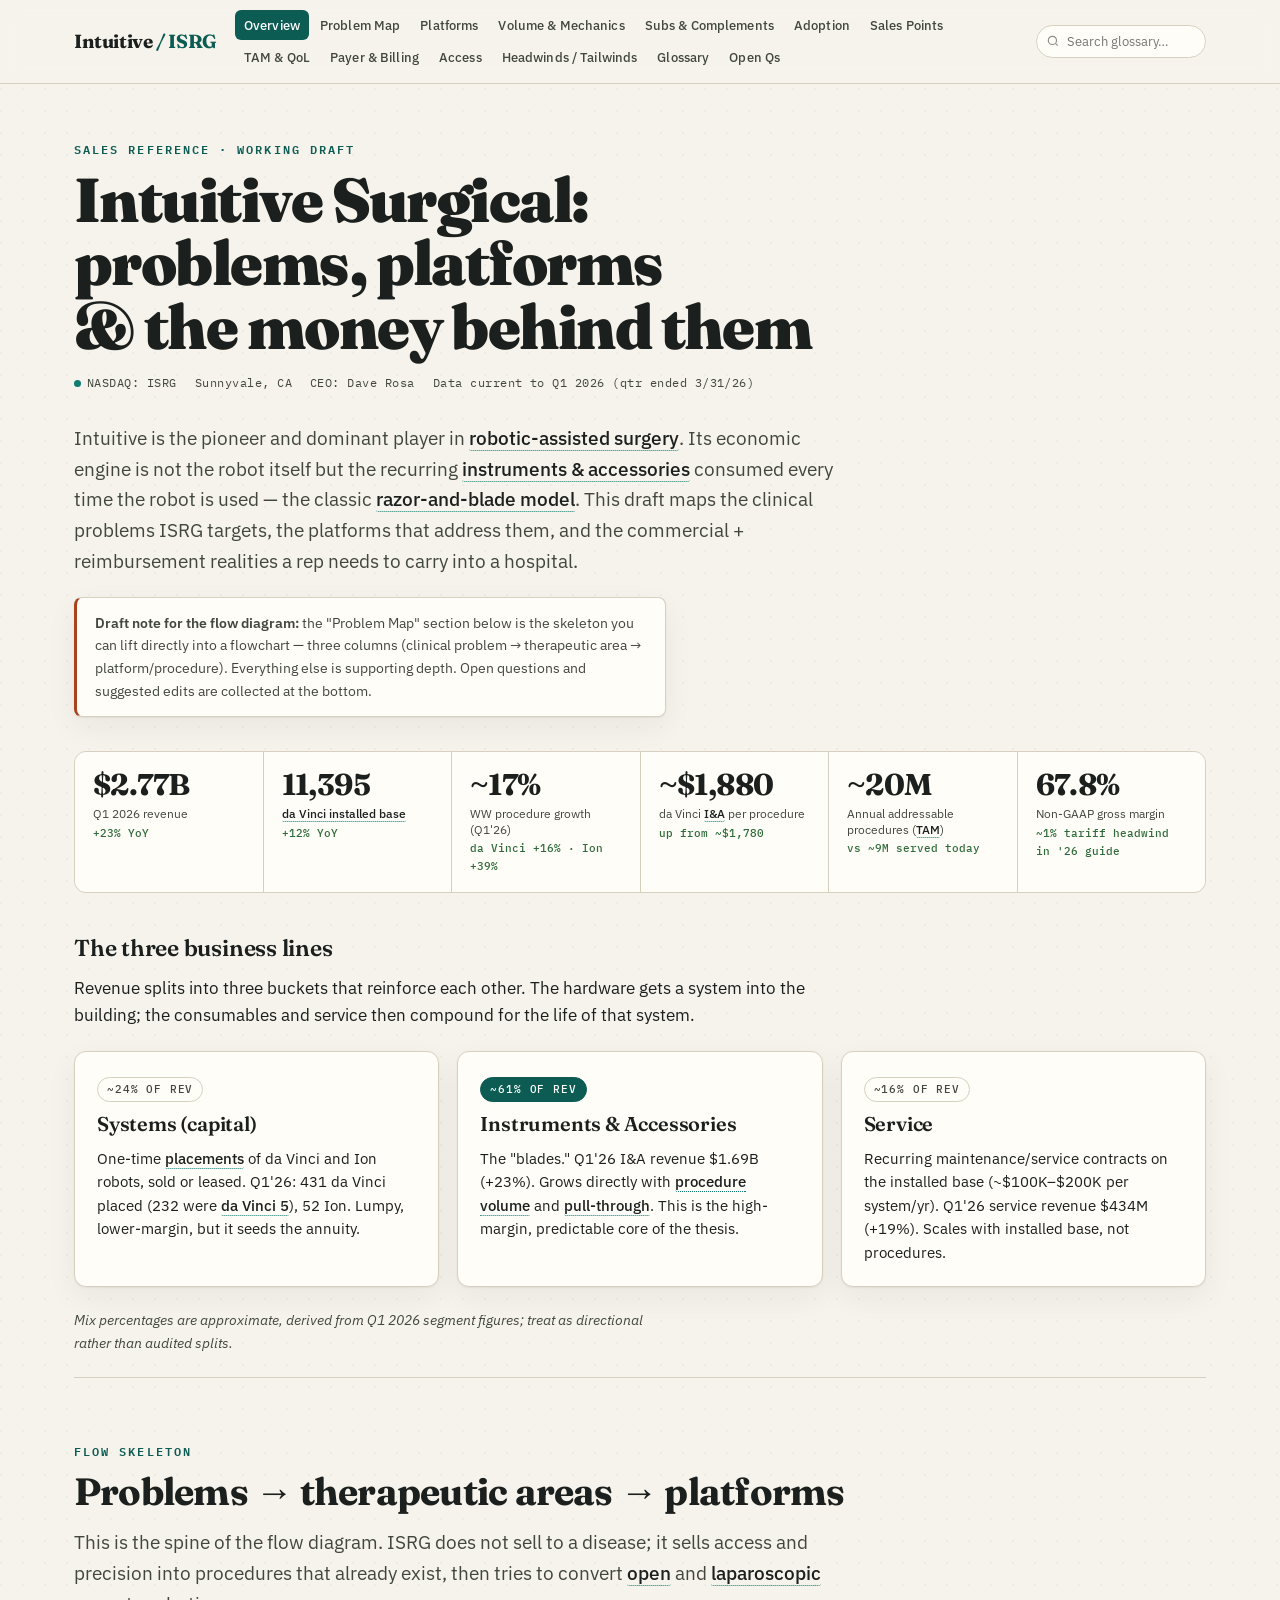
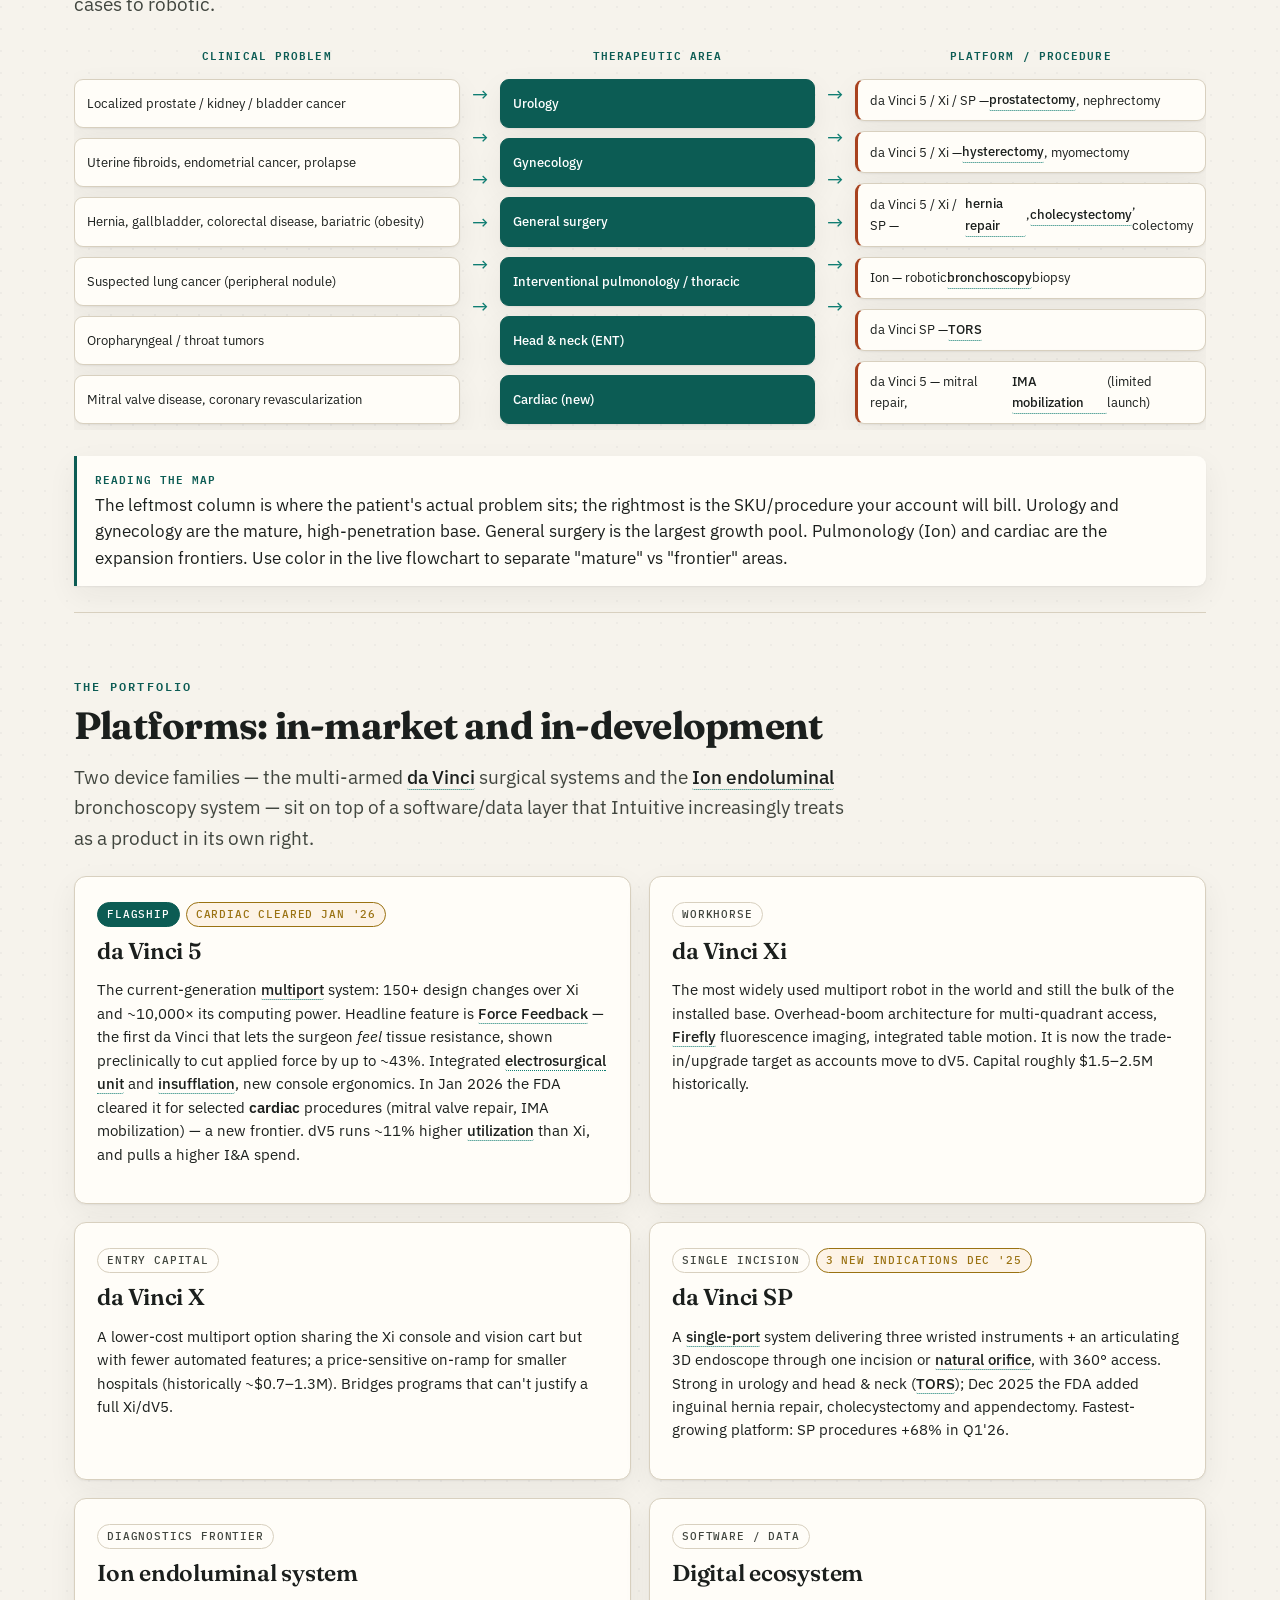
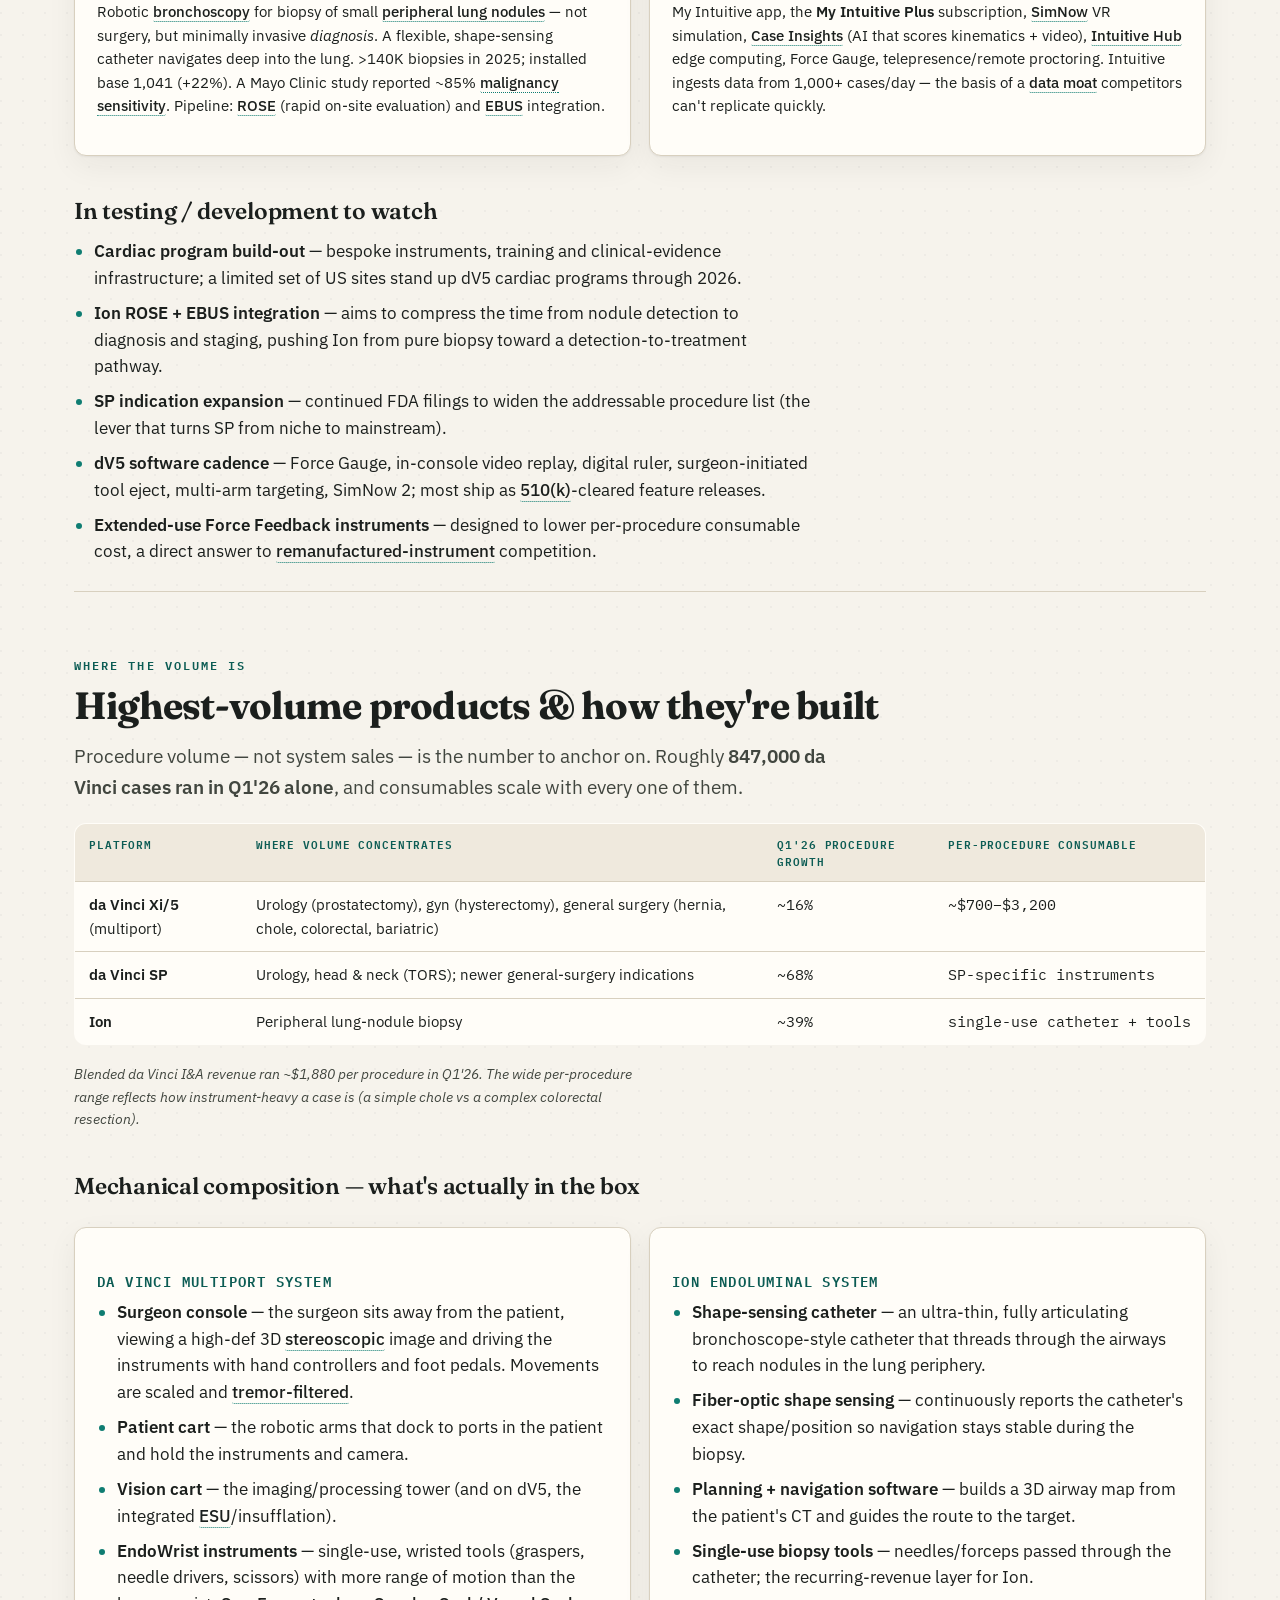
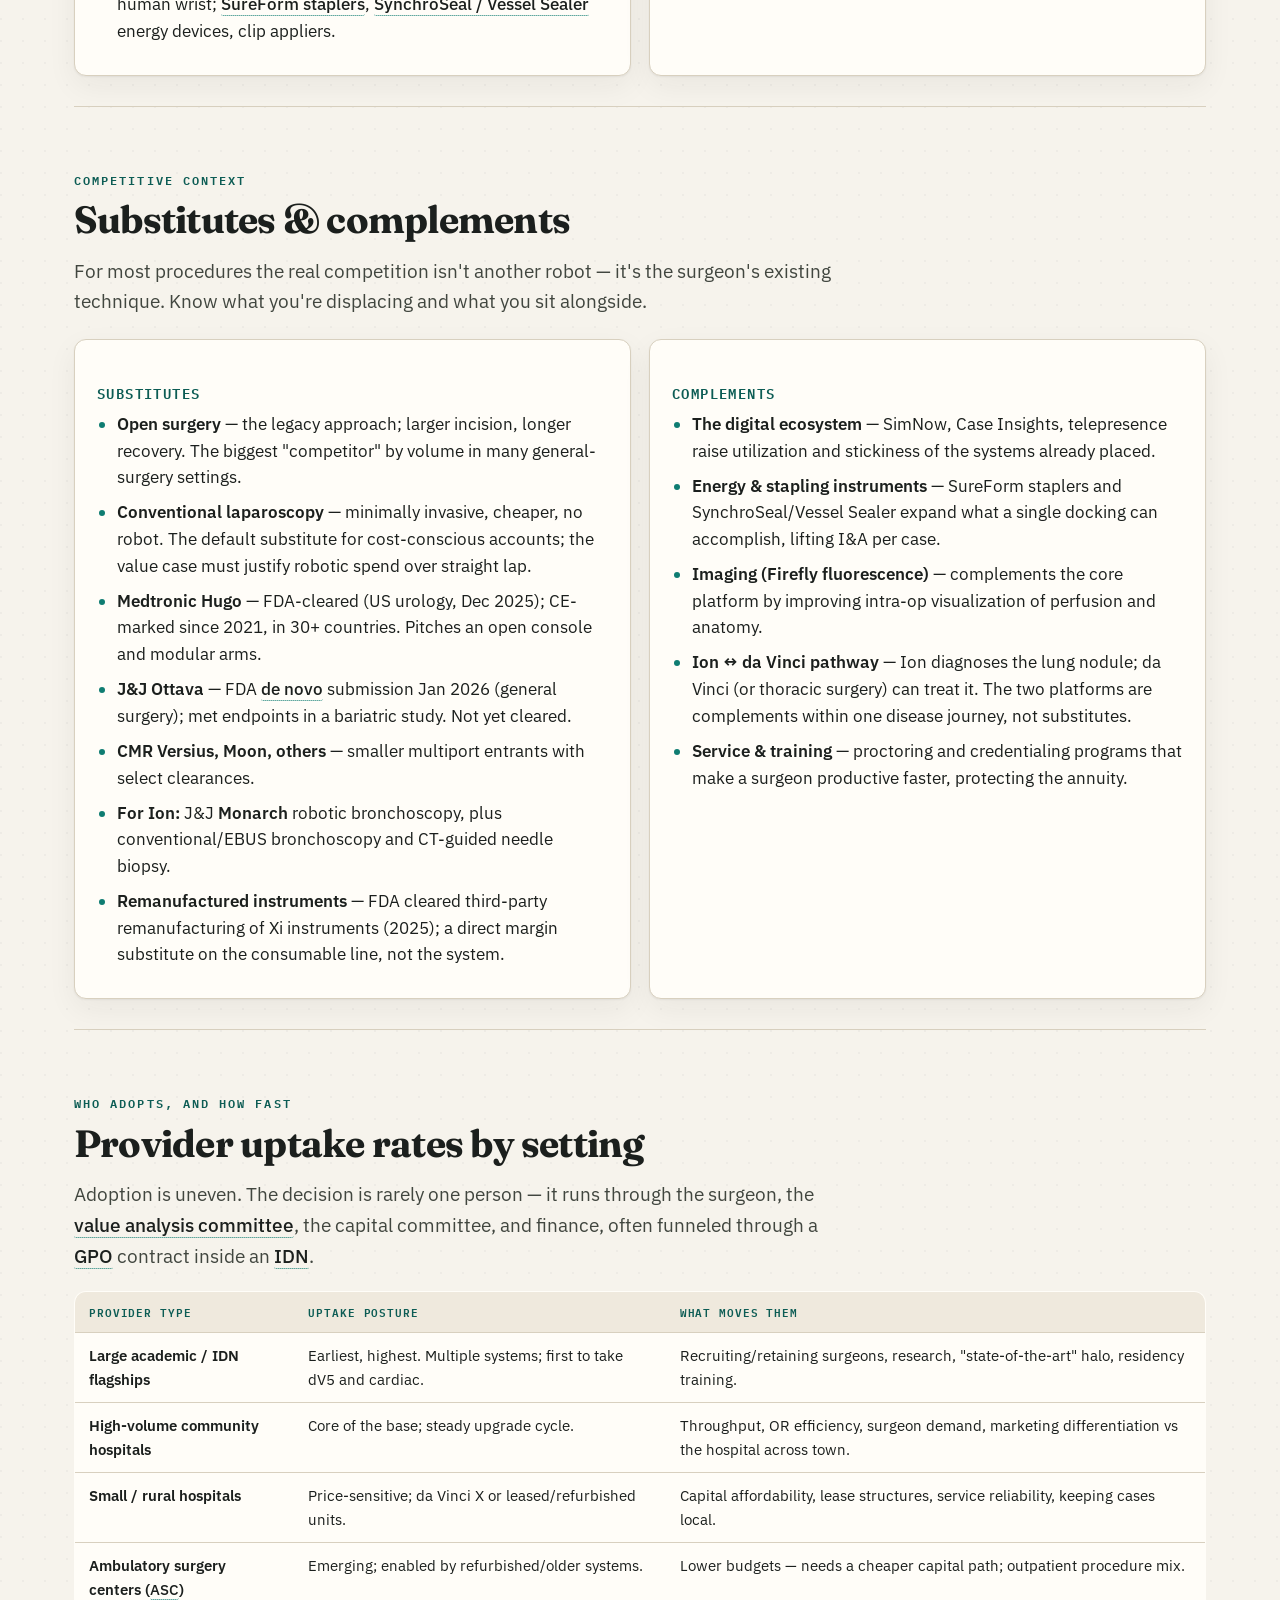
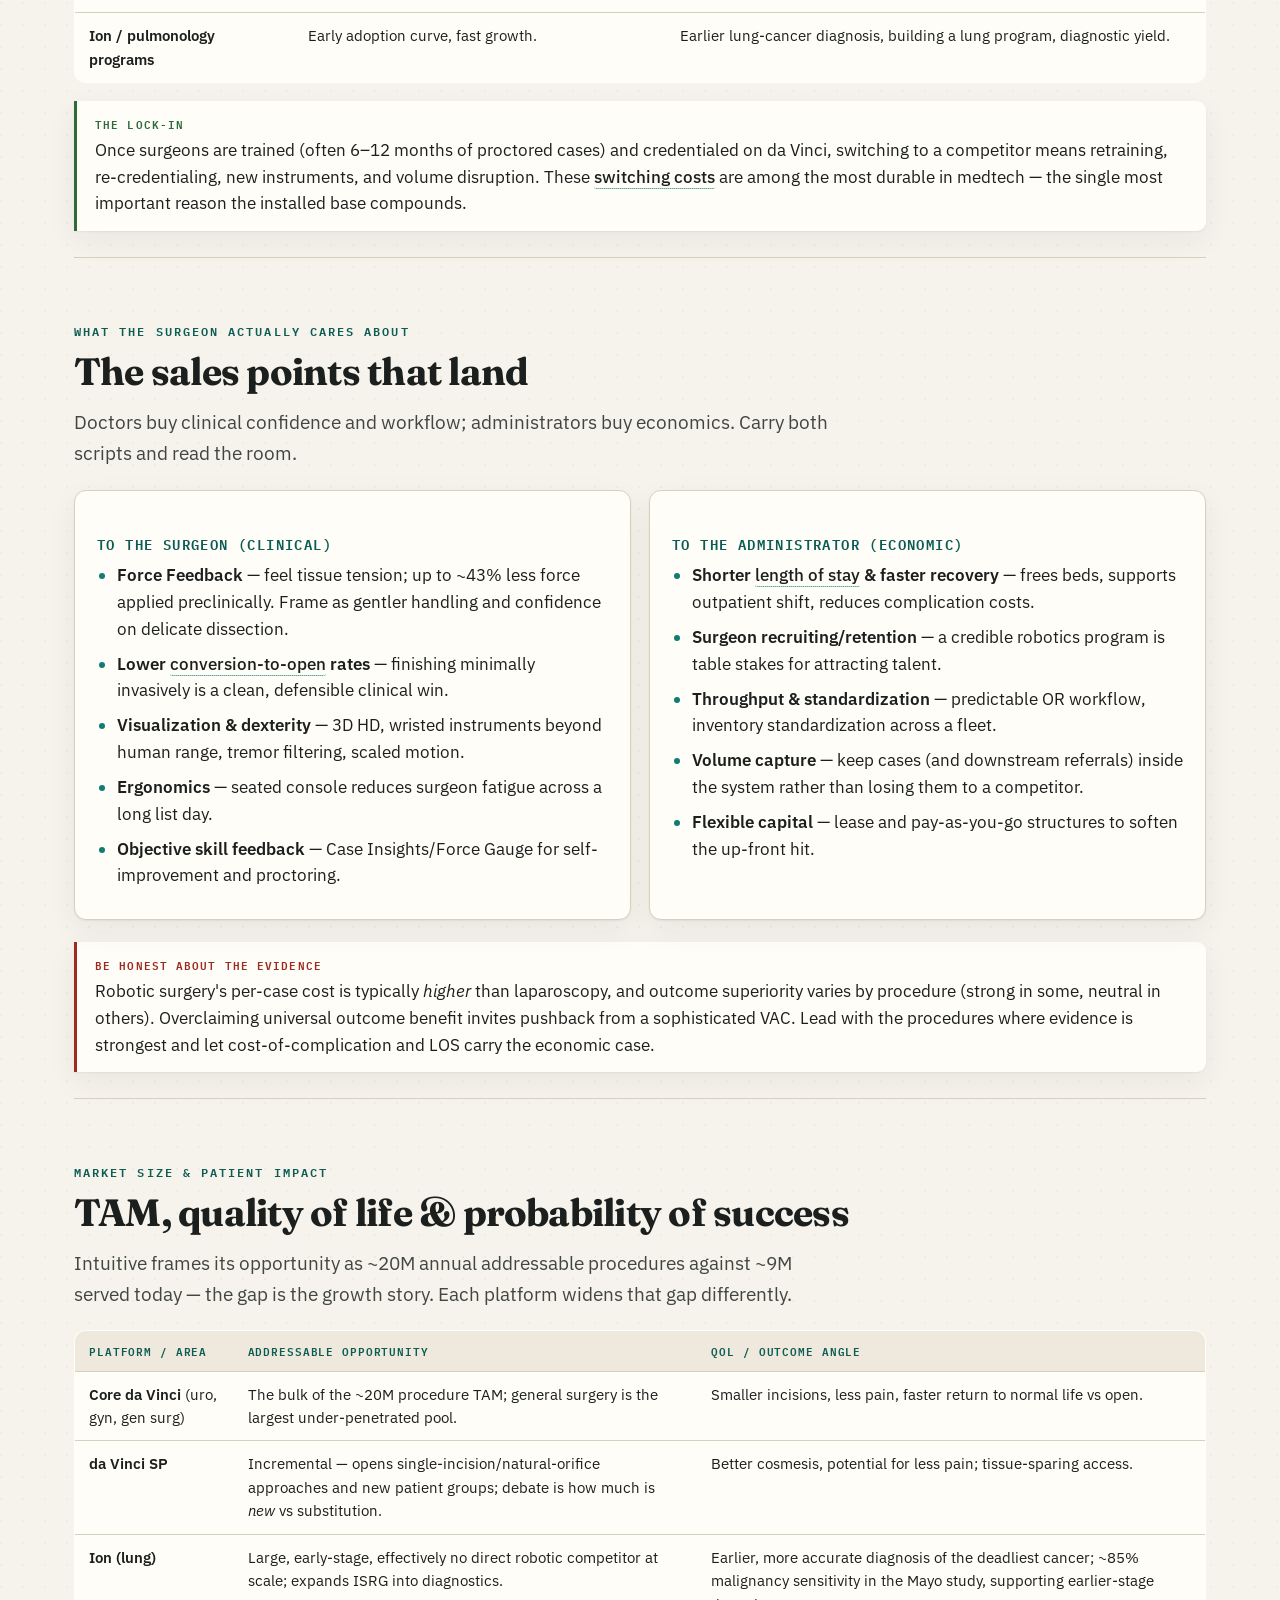
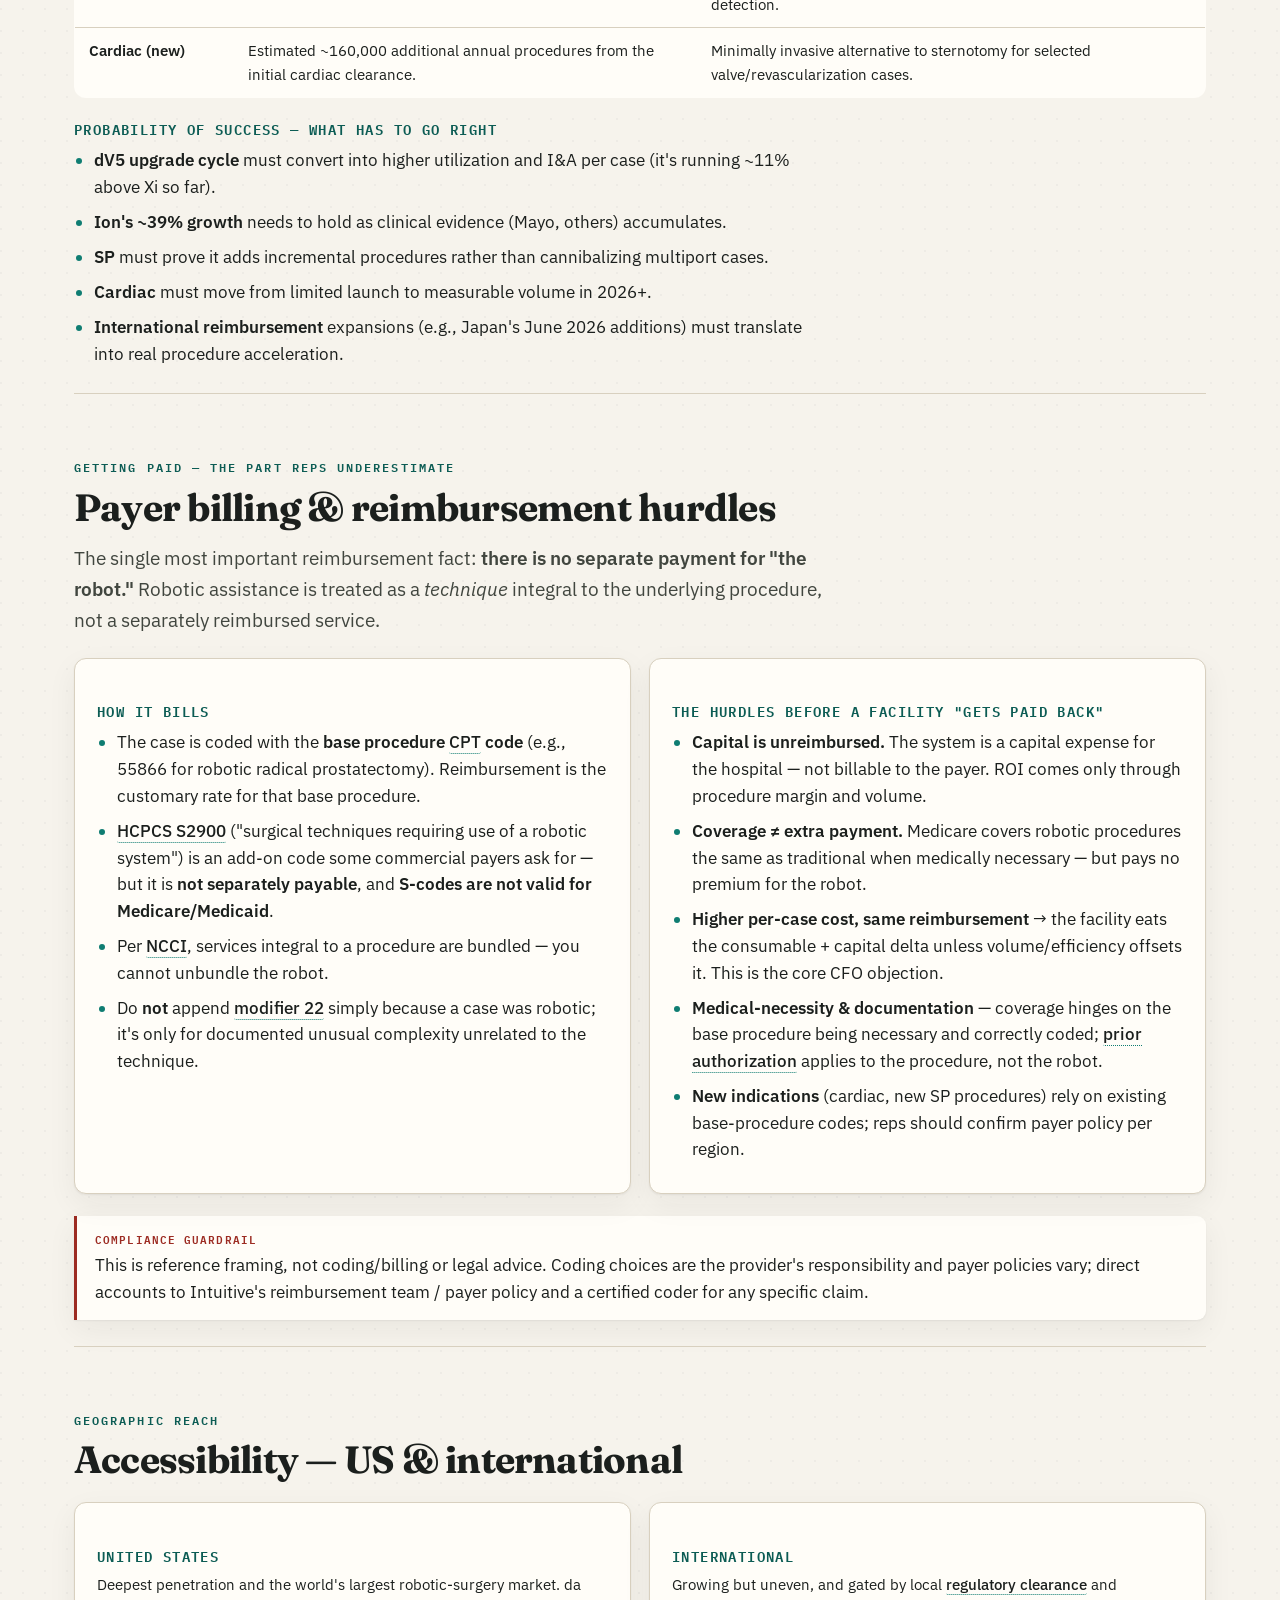
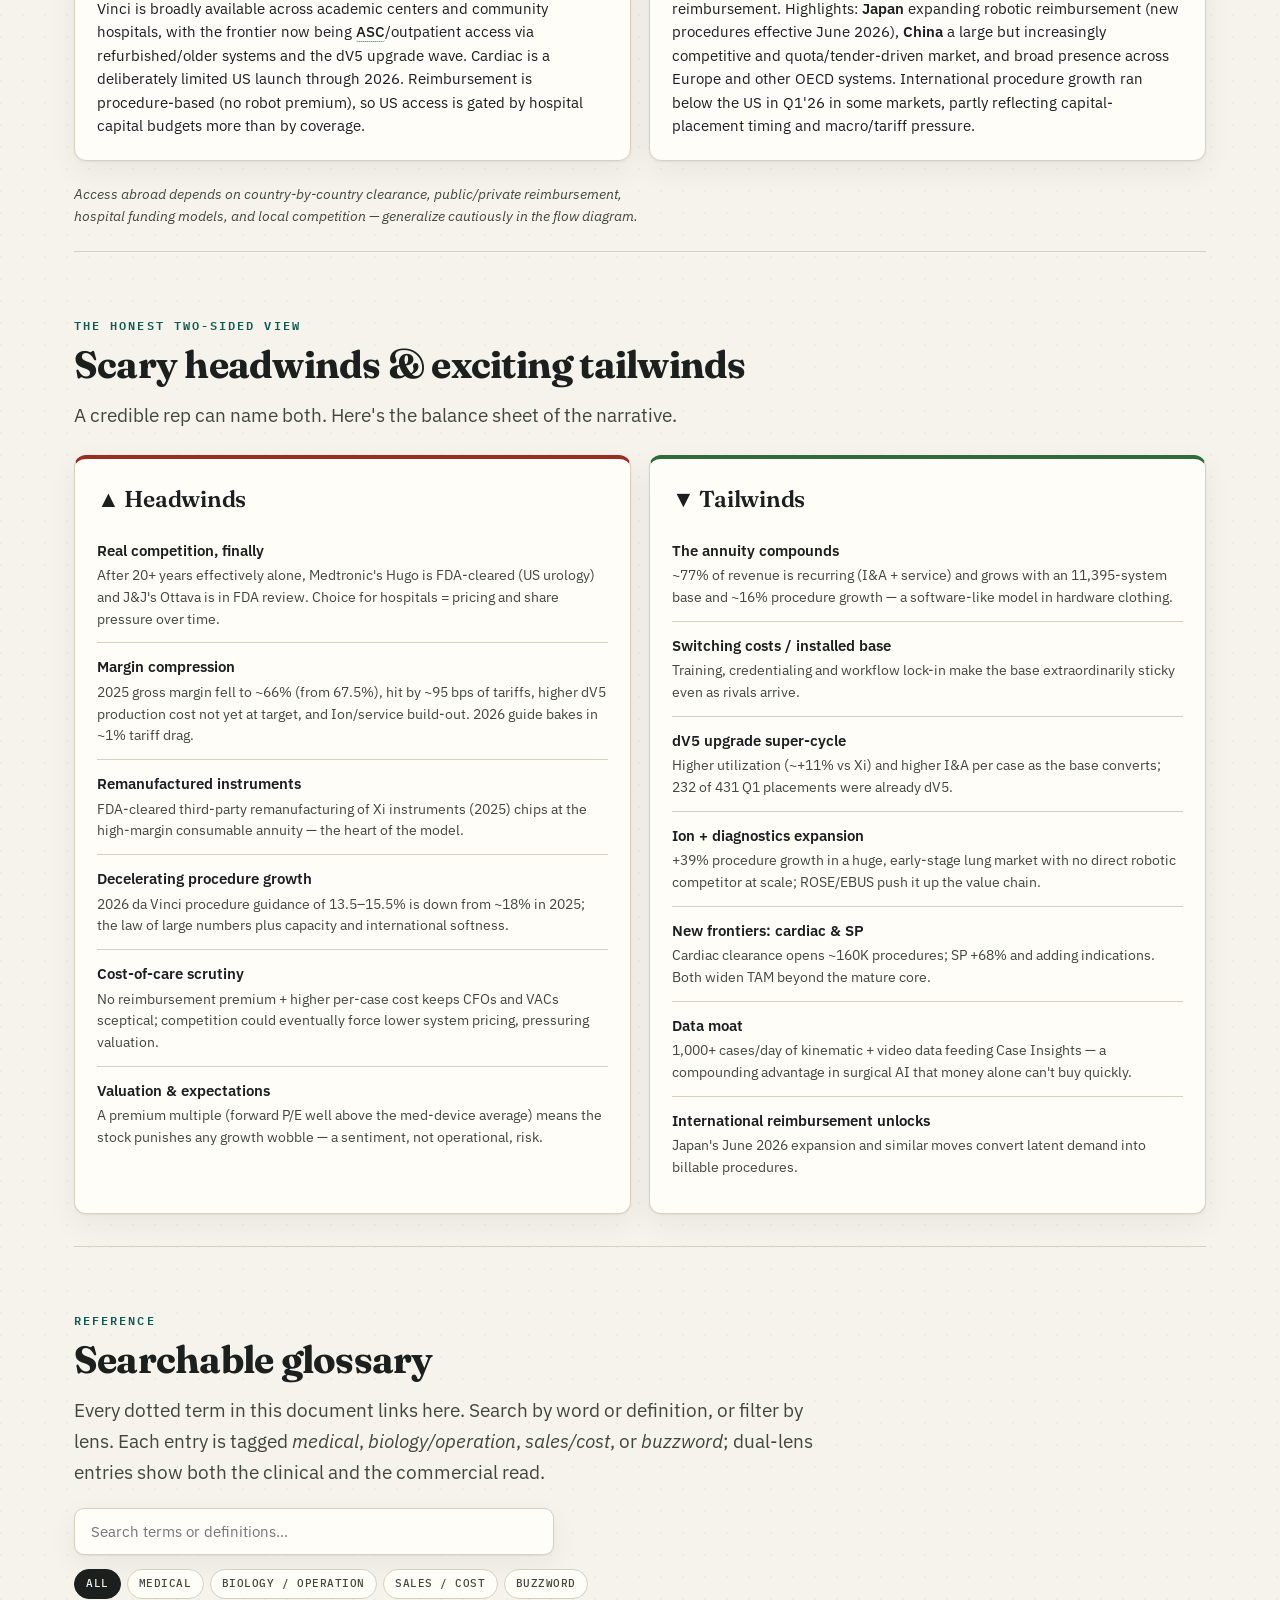
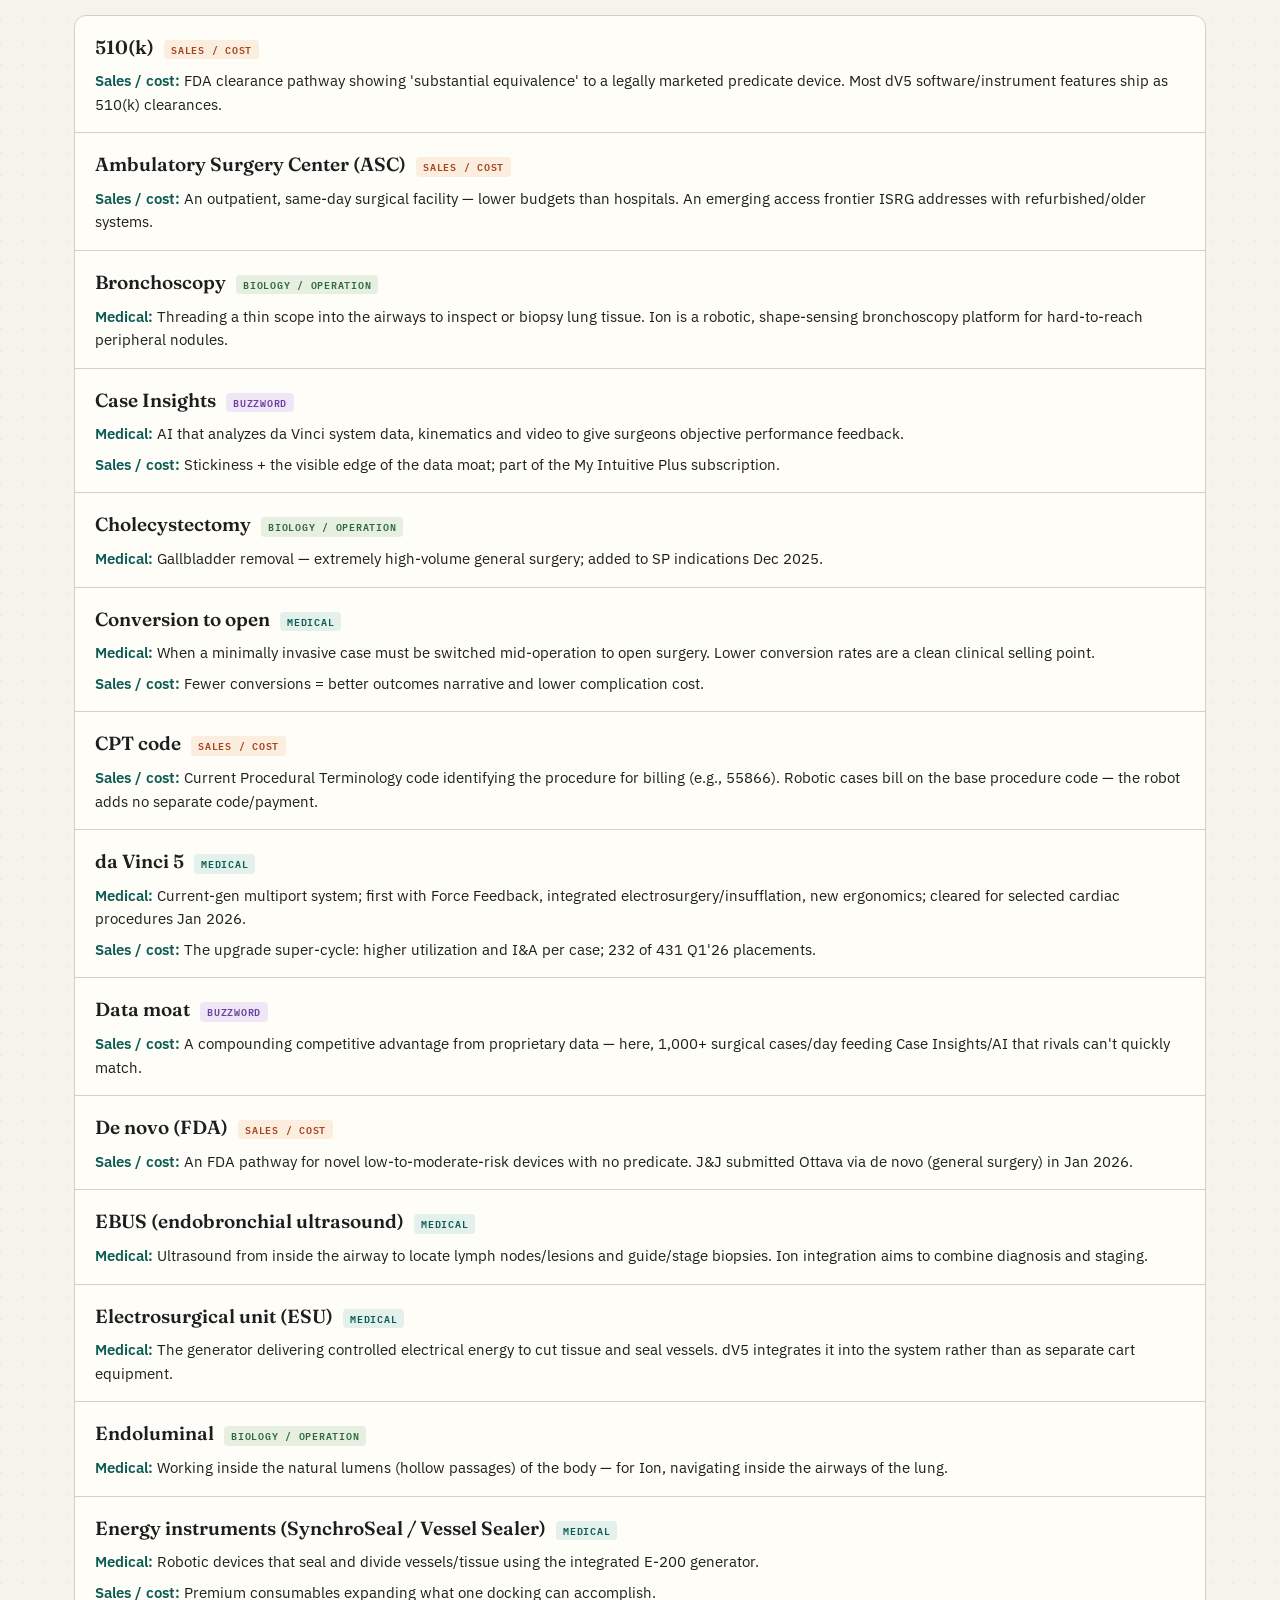
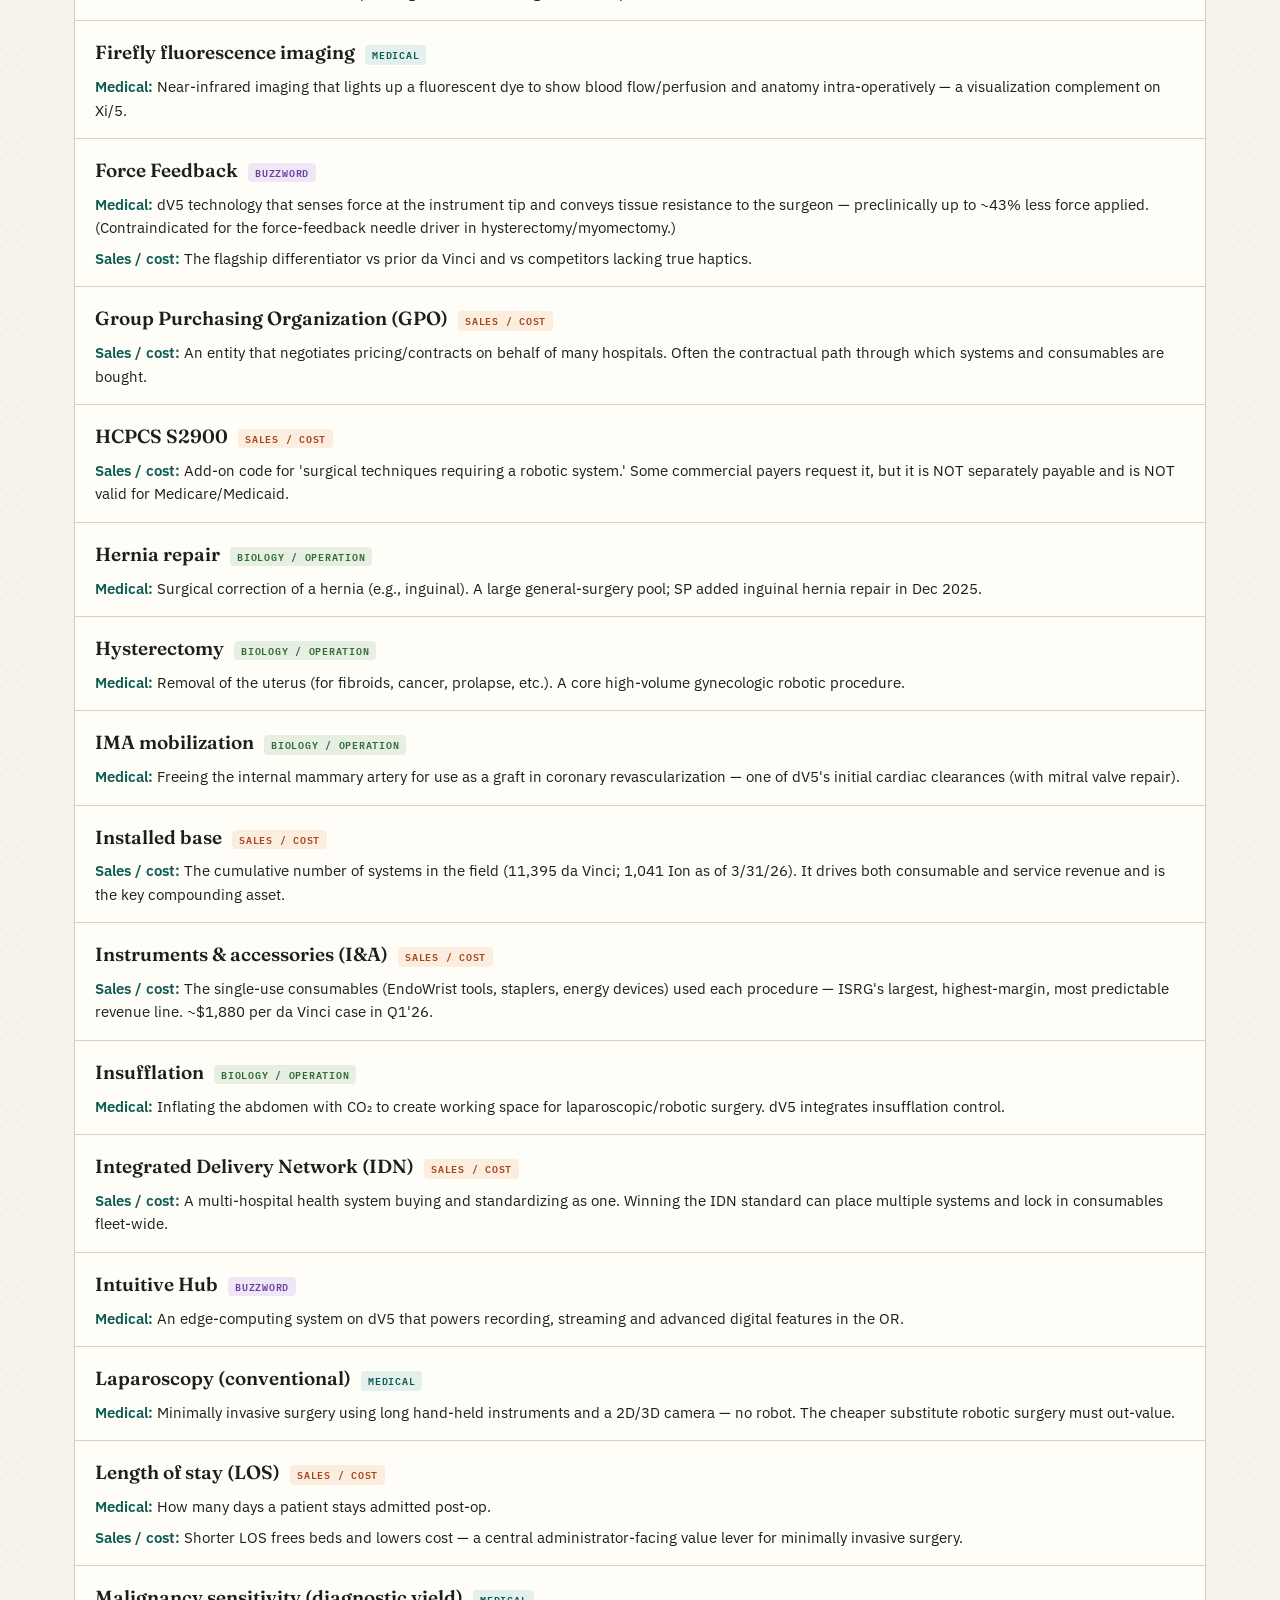
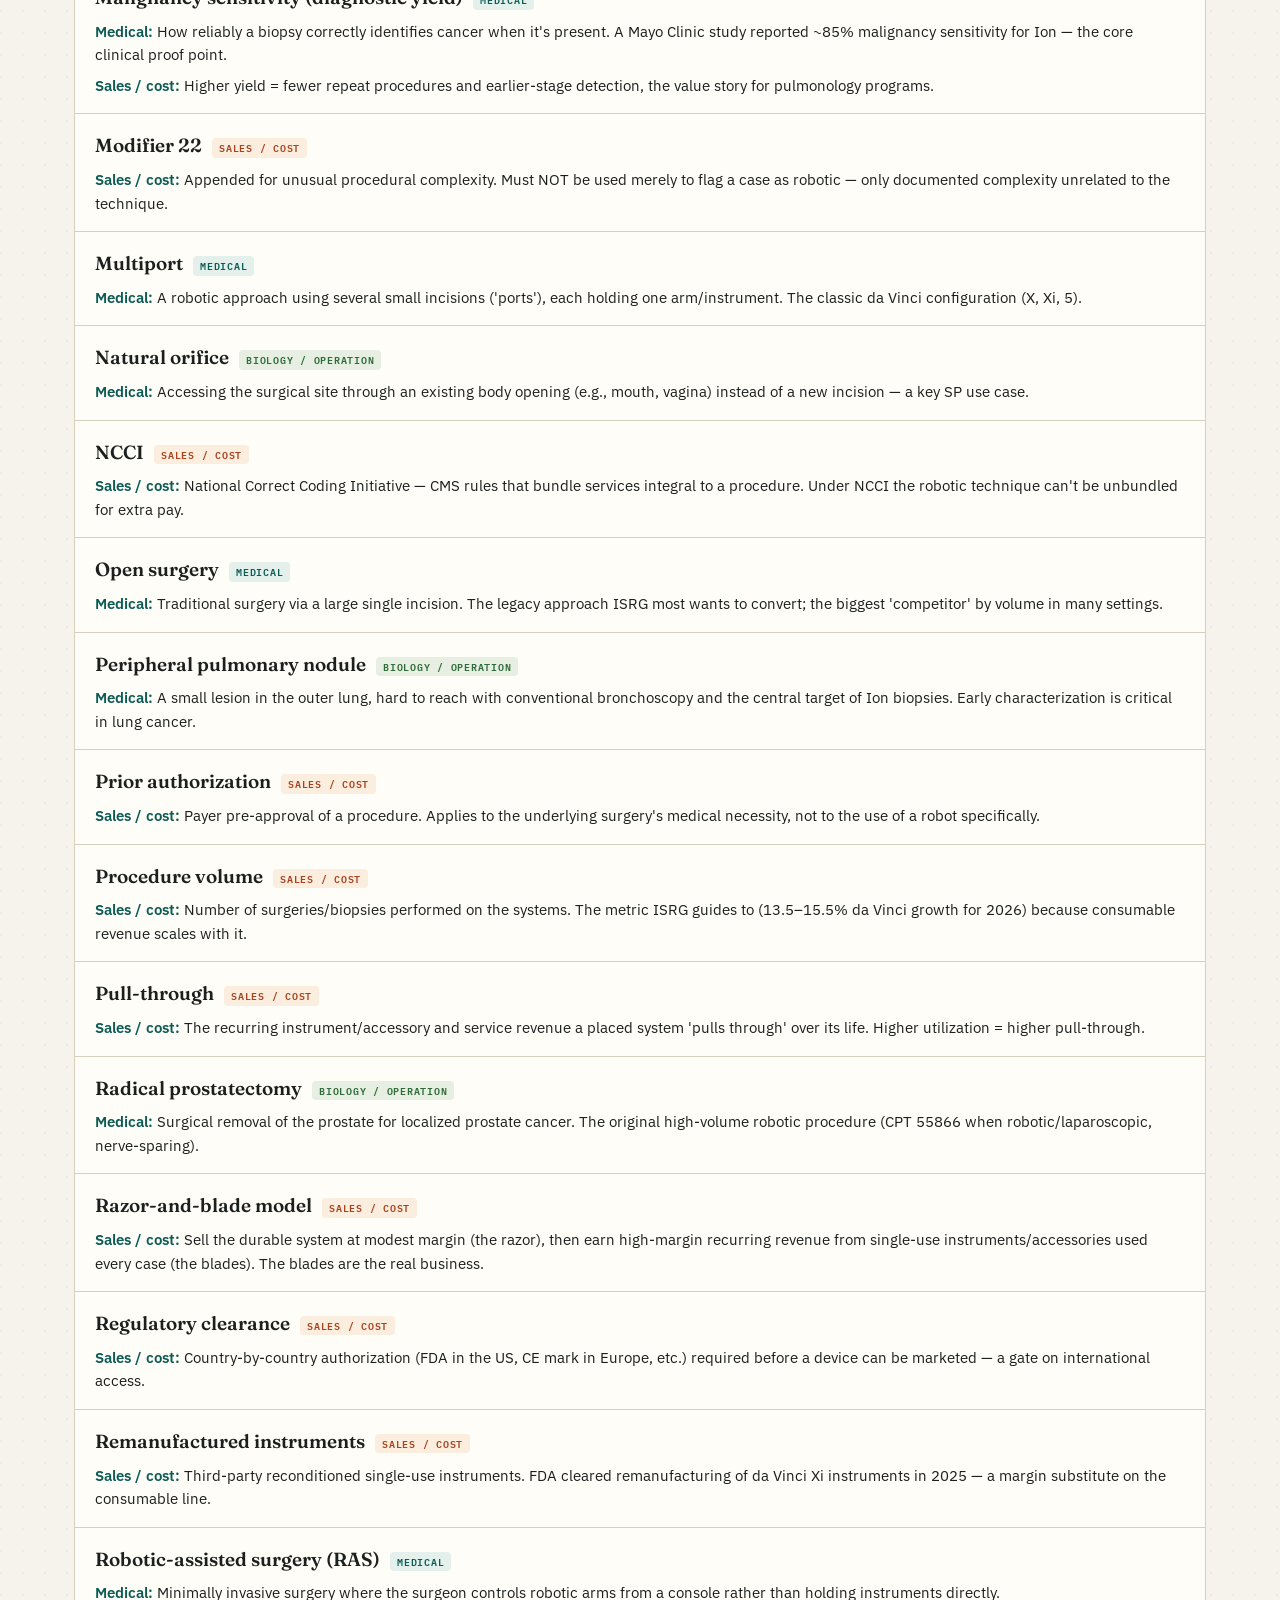
<file: artifact-gallery/content/isrg-reference.html>
<!DOCTYPE html>
<html lang="en">
<head>
<meta charset="UTF-8">
<meta name="viewport" content="width=device-width, initial-scale=1.0">
<title>Intuitive Surgical (ISRG) — Sales Reference &amp; Flow Draft</title>
<link rel="preconnect" href="https://fonts.googleapis.com">
<link rel="preconnect" href="https://fonts.gstatic.com" crossorigin>
<link href="https://fonts.googleapis.com/css2?family=Fraunces:opsz,wght@9..144,400;9..144,500;9..144,600;9..144,700;9..144,900&family=IBM+Plex+Sans:wght@300;400;500;600;700&family=IBM+Plex+Mono:wght@400;500;600&display=swap" rel="stylesheet">
<style>
  :root{
    --paper:#f6f3ec;
    --paper-2:#efe9dd;
    --ink:#1b1f1d;
    --ink-soft:#41463f;
    --line:#d8d0bf;
    --teal:#0c5c54;
    --teal-bright:#0f7d72;
    --rust:#a8421f;
    --gold:#9a7212;
    --green:#2f6b3a;
    --red:#9c2b22;
    --card:#fffdf8;
    --shadow:0 1px 2px rgba(27,31,29,.06),0 10px 30px rgba(27,31,29,.06);
    --mono:'IBM Plex Mono',ui-monospace,monospace;
    --sans:'IBM Plex Sans',system-ui,sans-serif;
    --serif:'Fraunces',Georgia,serif;
  }
  *{box-sizing:border-box}
  html{scroll-behavior:smooth;scroll-padding-top:88px}
  body{
    margin:0;background:var(--paper);color:var(--ink);
    font-family:var(--sans);font-size:16.5px;line-height:1.62;
    font-weight:400;-webkit-font-smoothing:antialiased;
    background-image:radial-gradient(circle at 1px 1px,rgba(27,31,29,.035) 1px,transparent 0);
    background-size:22px 22px;
  }
  a{color:var(--teal);text-decoration:none}
  ::selection{background:var(--teal);color:#fff}

  /* ---------- top bar ---------- */
  header.topbar{
    position:sticky;top:0;z-index:50;background:rgba(246,243,236,.92);
    backdrop-filter:blur(10px);border-bottom:1px solid var(--line);
  }
  .topbar-inner{max-width:1180px;margin:0 auto;padding:10px 24px;display:flex;align-items:center;gap:18px;flex-wrap:wrap}
  .brand{font-family:var(--serif);font-weight:700;font-size:19px;letter-spacing:-.02em;white-space:nowrap}
  .brand b{color:var(--teal)}
  nav.secnav{display:flex;gap:2px;flex-wrap:wrap;flex:1;min-width:200px}
  nav.secnav a{
    font-size:12.5px;font-weight:500;color:var(--ink-soft);padding:5px 9px;border-radius:6px;
    letter-spacing:.01em;transition:.15s;white-space:nowrap;
  }
  nav.secnav a:hover{background:var(--paper-2);color:var(--ink)}
  nav.secnav a.on{background:var(--teal);color:#fff}
  .gsearch-top{position:relative}
  .gsearch-top input{
    font-family:var(--sans);font-size:13px;border:1px solid var(--line);background:var(--card);
    padding:7px 11px 7px 30px;border-radius:20px;width:170px;color:var(--ink);
  }
  .gsearch-top input:focus{outline:none;border-color:var(--teal)}
  .gsearch-top svg{position:absolute;left:10px;top:50%;transform:translateY(-50%);width:14px;height:14px;opacity:.5}

  /* ---------- layout ---------- */
  main{max-width:1180px;margin:0 auto;padding:0 24px 120px}
  section{padding:64px 0 8px;border-top:1px solid var(--line)}
  section:first-of-type{border-top:none}
  .eyebrow{font-family:var(--mono);font-size:11.5px;letter-spacing:.18em;text-transform:uppercase;color:var(--teal);font-weight:600;margin-bottom:10px}
  h1{font-family:var(--serif);font-weight:900;font-size:clamp(34px,6vw,62px);line-height:1.02;letter-spacing:-.025em;margin:.1em 0 .25em}
  h2{font-family:var(--serif);font-weight:700;font-size:clamp(26px,3.6vw,38px);letter-spacing:-.02em;line-height:1.08;margin:0 0 .4em}
  h3{font-family:var(--serif);font-weight:600;font-size:23px;letter-spacing:-.01em;margin:1.6em 0 .35em}
  h4{font-size:14px;font-family:var(--mono);text-transform:uppercase;letter-spacing:.1em;color:var(--teal);margin:1.4em 0 .4em;font-weight:600}
  p{margin:0 0 1.05em;max-width:74ch}
  .lead{font-size:19px;color:var(--ink-soft);max-width:70ch}
  strong{font-weight:600}

  /* ---------- hero ---------- */
  .hero{padding-top:56px}
  .hero .meta{font-family:var(--mono);font-size:12px;color:var(--ink-soft);letter-spacing:.04em;margin-bottom:30px;display:flex;gap:18px;flex-wrap:wrap}
  .hero .meta span{display:inline-flex;gap:6px;align-items:center}
  .dot{width:7px;height:7px;border-radius:50%;background:var(--teal-bright);display:inline-block}
  .draftbar{background:var(--card);border:1px solid var(--line);border-left:3px solid var(--rust);
    padding:14px 18px;border-radius:8px;font-size:14px;color:var(--ink-soft);margin:8px 0 0;max-width:74ch;box-shadow:var(--shadow)}

  /* ---------- key metrics strip ---------- */
  .kpis{display:grid;grid-template-columns:repeat(auto-fit,minmax(150px,1fr));gap:1px;background:var(--line);border:1px solid var(--line);border-radius:12px;overflow:hidden;margin:34px 0 8px}
  .kpi{background:var(--card);padding:18px 18px 16px}
  .kpi .n{font-family:var(--serif);font-weight:700;font-size:30px;letter-spacing:-.02em;line-height:1}
  .kpi .l{font-size:12px;color:var(--ink-soft);margin-top:6px;line-height:1.3}
  .kpi .d{font-family:var(--mono);font-size:11px;color:var(--green);margin-top:3px;font-weight:500}

  /* ---------- cards ---------- */
  .grid{display:grid;gap:18px;margin:22px 0}
  .g2{grid-template-columns:repeat(2,1fr)}
  .g3{grid-template-columns:repeat(3,1fr)}
  @media(max-width:820px){.g2,.g3{grid-template-columns:1fr}}
  .card{background:var(--card);border:1px solid var(--line);border-radius:12px;padding:22px;box-shadow:var(--shadow)}
  .card h3{margin-top:0}
  .pill{display:inline-block;font-family:var(--mono);font-size:10.5px;letter-spacing:.08em;text-transform:uppercase;
    padding:3px 9px;border-radius:20px;border:1px solid var(--line);color:var(--ink-soft);margin:0 6px 6px 0;font-weight:500}
  .pill.flagship{background:var(--teal);color:#fff;border-color:var(--teal)}
  .pill.new{background:#fdf3e6;border-color:var(--gold);color:var(--gold)}

  /* ---------- product table-ish ---------- */
  table{width:100%;border-collapse:collapse;margin:18px 0;font-size:14.5px;background:var(--card);border:1px solid var(--line);border-radius:12px;overflow:hidden}
  th,td{text-align:left;padding:11px 14px;border-bottom:1px solid var(--line);vertical-align:top}
  th{font-family:var(--mono);font-size:11px;letter-spacing:.08em;text-transform:uppercase;color:var(--teal);font-weight:600;background:var(--paper-2)}
  tr:last-child td{border-bottom:none}
  td.num{font-family:var(--mono);white-space:nowrap}

  /* ---------- glossary terms in text ---------- */
  .term{
    color:var(--ink);border-bottom:1.5px dotted var(--teal-bright);cursor:help;
    font-weight:500;transition:background .15s;border-radius:2px;
  }
  .term:hover{background:rgba(15,125,114,.12)}
  #tooltip{
    position:fixed;z-index:200;max-width:330px;background:var(--ink);color:#f4f1ea;
    font-size:13px;line-height:1.5;padding:12px 14px;border-radius:9px;box-shadow:0 12px 34px rgba(0,0,0,.28);
    pointer-events:none;opacity:0;transform:translateY(4px);transition:opacity .13s,transform .13s;font-family:var(--sans)
  }
  #tooltip.show{opacity:1;transform:translateY(0)}
  #tooltip .tt-cat{font-family:var(--mono);font-size:10px;letter-spacing:.1em;text-transform:uppercase;color:#7fd3c8;margin-bottom:4px;font-weight:600}
  #tooltip .tt-term{font-weight:600;color:#fff;margin-bottom:2px}

  /* ---------- flow map ---------- */
  .flow{margin:26px 0;overflow-x:auto;padding-bottom:6px}
  .flow-inner{min-width:760px;display:grid;grid-template-columns:1.1fr 40px .9fr 40px 1fr;gap:0 0;align-items:stretch}
  .flow-col{display:flex;flex-direction:column;gap:10px}
  .flow-head{font-family:var(--mono);font-size:11px;letter-spacing:.1em;text-transform:uppercase;color:var(--teal);font-weight:600;margin-bottom:6px;text-align:center}
  .fnode{background:var(--card);border:1px solid var(--line);border-radius:9px;padding:9px 12px;font-size:13px;box-shadow:var(--shadow);flex:1;display:flex;align-items:center}
  .fnode.area{background:var(--teal);color:#fff;border-color:var(--teal);font-weight:500}
  .fnode.prod{border-left:3px solid var(--rust)}
  .farrow{display:flex;align-items:center;justify-content:center;color:var(--teal-bright);font-size:20px}

  /* ---------- callouts ---------- */
  .note{border-left:3px solid var(--teal);background:var(--card);padding:14px 18px;border-radius:0 9px 9px 0;margin:18px 0;box-shadow:var(--shadow)}
  .note.warn{border-left-color:var(--red)}
  .note.good{border-left-color:var(--green)}
  .note .nt{font-family:var(--mono);font-size:11px;letter-spacing:.1em;text-transform:uppercase;font-weight:600;margin-bottom:4px}
  .note.warn .nt{color:var(--red)}.note.good .nt{color:var(--green)}.note .nt{color:var(--teal)}

  ul.clean{margin:.4em 0 1.1em;padding-left:1.2em}
  ul.clean li{margin-bottom:.5em;max-width:72ch}
  ul.clean li::marker{color:var(--teal-bright)}

  /* ---------- headwinds / tailwinds ---------- */
  .hw-tw{display:grid;grid-template-columns:1fr 1fr;gap:18px;margin:24px 0}
  @media(max-width:820px){.hw-tw{grid-template-columns:1fr}}
  .hw{background:var(--card);border:1px solid var(--line);border-top:4px solid var(--red);border-radius:12px;padding:22px;box-shadow:var(--shadow)}
  .tw{background:var(--card);border:1px solid var(--line);border-top:4px solid var(--green);border-radius:12px;padding:22px;box-shadow:var(--shadow)}
  .hw h3,.tw h3{margin-top:0;display:flex;align-items:center;gap:8px}
  .hw .item,.tw .item{padding:12px 0;border-bottom:1px solid var(--line)}
  .hw .item:last-child,.tw .item:last-child{border-bottom:none}
  .item .it-h{font-weight:600;font-size:15px;margin-bottom:2px}
  .item .it-b{font-size:13.5px;color:var(--ink-soft)}

  /* ---------- glossary ---------- */
  #glossary-search{width:100%;max-width:480px;font-family:var(--sans);font-size:15px;border:1px solid var(--line);
    background:var(--card);padding:13px 16px;border-radius:10px;color:var(--ink);box-shadow:var(--shadow)}
  #glossary-search:focus{outline:none;border-color:var(--teal)}
  .gfilters{display:flex;gap:6px;flex-wrap:wrap;margin:14px 0 6px}
  .gfilter{font-family:var(--mono);font-size:11px;letter-spacing:.05em;text-transform:uppercase;padding:5px 11px;border-radius:20px;
    border:1px solid var(--line);background:var(--card);cursor:pointer;color:var(--ink-soft);font-weight:500;transition:.15s}
  .gfilter.on{background:var(--ink);color:var(--paper);border-color:var(--ink)}
  #glist{margin-top:16px;display:grid;gap:0;border:1px solid var(--line);border-radius:12px;overflow:hidden;background:var(--card)}
  .gentry{padding:16px 20px;border-bottom:1px solid var(--line);scroll-margin-top:96px}
  .gentry:last-child{border-bottom:none}
  .gentry.flash{animation:flash 1.5s ease}
  @keyframes flash{0%,40%{background:#fdf3d8}100%{background:var(--card)}}
  .gentry .gt{font-family:var(--serif);font-weight:600;font-size:19px;display:flex;align-items:baseline;gap:10px;flex-wrap:wrap}
  .gtag{font-family:var(--mono);font-size:9.5px;letter-spacing:.08em;text-transform:uppercase;padding:2px 7px;border-radius:4px;font-weight:600}
  .gtag.medical{background:#e3f0ec;color:var(--teal)}
  .gtag.sales{background:#fbeede;color:var(--rust)}
  .gtag.biology{background:#e6efe2;color:var(--green)}
  .gtag.buzz{background:#efe7f5;color:#6b3fa0}
  .gdef{margin-top:7px;font-size:14.5px}
  .gdef .lens{font-weight:600;color:var(--teal)}
  .gnone{padding:30px;text-align:center;color:var(--ink-soft);font-size:14px}

  /* ---------- questions ---------- */
  .q{background:var(--card);border:1px solid var(--line);border-radius:10px;padding:16px 18px;margin-bottom:12px;box-shadow:var(--shadow)}
  .q .qh{font-weight:600;font-size:15px;margin-bottom:3px;display:flex;gap:8px}
  .q .qh::before{content:"?";font-family:var(--serif);font-weight:900;color:var(--rust);font-size:18px;line-height:1}
  .q .qb{font-size:14px;color:var(--ink-soft)}

  footer{border-top:1px solid var(--line);padding:40px 0 0;margin-top:64px;font-size:13px;color:var(--ink-soft)}
  footer .src{font-family:var(--mono);font-size:11.5px;line-height:1.9}
  .totop{position:fixed;bottom:22px;right:22px;background:var(--ink);color:var(--paper);width:42px;height:42px;border-radius:50%;
    display:flex;align-items:center;justify-content:center;box-shadow:var(--shadow);cursor:pointer;opacity:0;pointer-events:none;transition:.2s;z-index:60;font-size:18px}
  .totop.show{opacity:1;pointer-events:auto}
</style>
</head>
<body>

<header class="topbar">
  <div class="topbar-inner">
    <div class="brand">Intuitive&nbsp;<b>/ ISRG</b></div>
    <nav class="secnav" id="secnav">
      <a href="#overview">Overview</a>
      <a href="#map">Problem&nbsp;Map</a>
      <a href="#products">Platforms</a>
      <a href="#volume">Volume&nbsp;&amp;&nbsp;Mechanics</a>
      <a href="#subs">Subs&nbsp;&amp;&nbsp;Complements</a>
      <a href="#adoption">Adoption</a>
      <a href="#sales">Sales&nbsp;Points</a>
      <a href="#tam">TAM&nbsp;&amp;&nbsp;QoL</a>
      <a href="#payer">Payer&nbsp;&amp;&nbsp;Billing</a>
      <a href="#access">Access</a>
      <a href="#winds">Headwinds&nbsp;/&nbsp;Tailwinds</a>
      <a href="#glossary">Glossary</a>
      <a href="#questions">Open&nbsp;Qs</a>
    </nav>
    <div class="gsearch-top">
      <svg viewBox="0 0 24 24" fill="none" stroke="currentColor" stroke-width="2"><circle cx="11" cy="11" r="7"/><path d="m20 20-3-3"/></svg>
      <input id="topsearch" type="text" placeholder="Search glossary…" autocomplete="off">
    </div>
  </div>
</header>

<main>

<!-- ================= HERO ================= -->
<section class="hero" id="overview">
  <div class="eyebrow">Sales reference &middot; working draft</div>
  <h1>Intuitive Surgical:<br>problems, platforms<br>&amp; the money behind them</h1>
  <div class="meta">
    <span><span class="dot"></span>NASDAQ: ISRG</span>
    <span>Sunnyvale, CA</span>
    <span>CEO: Dave Rosa</span>
    <span>Data current to Q1 2026 (qtr ended 3/31/26)</span>
  </div>
  <p class="lead">Intuitive is the pioneer and dominant player in <span class="term" data-t="ras">robotic-assisted surgery</span>. Its economic engine is not the robot itself but the recurring <span class="term" data-t="ia">instruments &amp; accessories</span> consumed every time the robot is used — the classic <span class="term" data-t="razor">razor-and-blade model</span>. This draft maps the clinical problems ISRG targets, the platforms that address them, and the commercial + reimbursement realities a rep needs to carry into a hospital.</p>
  <div class="draftbar"><strong>Draft note for the flow diagram:</strong> the "Problem&nbsp;Map" section below is the skeleton you can lift directly into a flowchart — three columns (clinical problem → therapeutic area → platform/procedure). Everything else is supporting depth. Open questions and suggested edits are collected at the bottom.</div>

  <div class="kpis">
    <div class="kpi"><div class="n">$2.77B</div><div class="l">Q1 2026 revenue</div><div class="d">+23% YoY</div></div>
    <div class="kpi"><div class="n">11,395</div><div class="l"><span class="term" data-t="installed">da Vinci installed base</span></div><div class="d">+12% YoY</div></div>
    <div class="kpi"><div class="n">~17%</div><div class="l">WW procedure growth (Q1'26)</div><div class="d">da Vinci +16% &middot; Ion +39%</div></div>
    <div class="kpi"><div class="n">~$1,880</div><div class="l">da Vinci <span class="term" data-t="ia">I&amp;A</span> per procedure</div><div class="d">up from ~$1,780</div></div>
    <div class="kpi"><div class="n">~20M</div><div class="l">Annual addressable procedures (<span class="term" data-t="tam">TAM</span>)</div><div class="d">vs ~9M served today</div></div>
    <div class="kpi"><div class="n">67.8%</div><div class="l">Non-GAAP gross margin</div><div class="d">~1% tariff headwind in '26 guide</div></div>
  </div>

  <h3>The three business lines</h3>
  <p>Revenue splits into three buckets that reinforce each other. The hardware gets a system into the building; the consumables and service then compound for the life of that system.</p>
  <div class="grid g3">
    <div class="card">
      <span class="pill">~24% of rev</span>
      <h3 style="font-size:20px">Systems (capital)</h3>
      <p style="font-size:14.5px;margin:0">One-time <span class="term" data-t="placement">placements</span> of da Vinci and Ion robots, sold or leased. Q1'26: 431 da Vinci placed (232 were <span class="term" data-t="dv5">da Vinci 5</span>), 52 Ion. Lumpy, lower-margin, but it seeds the annuity.</p>
    </div>
    <div class="card">
      <span class="pill flagship">~61% of rev</span>
      <h3 style="font-size:20px">Instruments &amp; Accessories</h3>
      <p style="font-size:14.5px;margin:0">The "blades." Q1'26 I&amp;A revenue $1.69B (+23%). Grows directly with <span class="term" data-t="procvol">procedure volume</span> and <span class="term" data-t="pullthrough">pull-through</span>. This is the high-margin, predictable core of the thesis.</p>
    </div>
    <div class="card">
      <span class="pill">~16% of rev</span>
      <h3 style="font-size:20px">Service</h3>
      <p style="font-size:14.5px;margin:0">Recurring maintenance/service contracts on the installed base (~$100K&ndash;$200K per system/yr). Q1'26 service revenue $434M (+19%). Scales with installed base, not procedures.</p>
    </div>
  </div>
  <p style="font-size:14px;color:var(--ink-soft)"><em>Mix percentages are approximate, derived from Q1 2026 segment figures; treat as directional rather than audited splits.</em></p>
</section>

<!-- ================= PROBLEM MAP ================= -->
<section id="map">
  <div class="eyebrow">Flow skeleton</div>
  <h2>Problems &rarr; therapeutic areas &rarr; platforms</h2>
  <p class="lead">This is the spine of the flow diagram. ISRG does not sell to a disease; it sells access and precision into procedures that already exist, then tries to convert <span class="term" data-t="open">open</span> and <span class="term" data-t="lap">laparoscopic</span> cases to robotic.</p>

  <div class="flow">
    <div class="flow-inner">
      <div class="flow-col">
        <div class="flow-head">Clinical problem</div>
        <div class="fnode">Localized prostate / kidney / bladder cancer</div>
        <div class="fnode">Uterine fibroids, endometrial cancer, prolapse</div>
        <div class="fnode">Hernia, gallbladder, colorectal disease, bariatric (obesity)</div>
        <div class="fnode">Suspected lung cancer (peripheral nodule)</div>
        <div class="fnode">Oropharyngeal / throat tumors</div>
        <div class="fnode">Mitral valve disease, coronary revascularization</div>
      </div>
      <div class="flow-col"><div class="flow-head">&nbsp;</div>
        <div class="farrow">&rarr;</div><div class="farrow">&rarr;</div><div class="farrow">&rarr;</div><div class="farrow">&rarr;</div><div class="farrow">&rarr;</div><div class="farrow">&rarr;</div></div>
      <div class="flow-col">
        <div class="flow-head">Therapeutic area</div>
        <div class="fnode area">Urology</div>
        <div class="fnode area">Gynecology</div>
        <div class="fnode area">General surgery</div>
        <div class="fnode area">Interventional pulmonology / thoracic</div>
        <div class="fnode area">Head &amp; neck (ENT)</div>
        <div class="fnode area">Cardiac (new)</div>
      </div>
      <div class="flow-col"><div class="flow-head">&nbsp;</div>
        <div class="farrow">&rarr;</div><div class="farrow">&rarr;</div><div class="farrow">&rarr;</div><div class="farrow">&rarr;</div><div class="farrow">&rarr;</div><div class="farrow">&rarr;</div></div>
      <div class="flow-col">
        <div class="flow-head">Platform / procedure</div>
        <div class="fnode prod">da Vinci 5 / Xi / SP &mdash; <span class="term" data-t="prostatectomy">prostatectomy</span>, nephrectomy</div>
        <div class="fnode prod">da Vinci 5 / Xi &mdash; <span class="term" data-t="hysterectomy">hysterectomy</span>, myomectomy</div>
        <div class="fnode prod">da Vinci 5 / Xi / SP &mdash; <span class="term" data-t="hernia">hernia repair</span>, <span class="term" data-t="chole">cholecystectomy</span>, colectomy</div>
        <div class="fnode prod">Ion &mdash; robotic <span class="term" data-t="bronch">bronchoscopy</span> biopsy</div>
        <div class="fnode prod">da Vinci SP &mdash; <span class="term" data-t="tors">TORS</span></div>
        <div class="fnode prod">da Vinci 5 &mdash; mitral repair, <span class="term" data-t="ima">IMA mobilization</span> (limited launch)</div>
      </div>
    </div>
  </div>
  <div class="note"><div class="nt">Reading the map</div>The leftmost column is where the patient's actual problem sits; the rightmost is the SKU/procedure your account will bill. Urology and gynecology are the mature, high-penetration base. General surgery is the largest growth pool. Pulmonology (Ion) and cardiac are the expansion frontiers. Use color in the live flowchart to separate "mature" vs "frontier" areas.</div>
</section>

<!-- ================= PLATFORMS ================= -->
<section id="products">
  <div class="eyebrow">The portfolio</div>
  <h2>Platforms: in-market and in-development</h2>
  <p class="lead">Two device families &mdash; the multi-armed <span class="term" data-t="multiport">da Vinci</span> surgical systems and the <span class="term" data-t="endoluminal">Ion endoluminal</span> bronchoscopy system &mdash; sit on top of a software/data layer that Intuitive increasingly treats as a product in its own right.</p>

  <div class="grid g2">
    <div class="card">
      <span class="pill flagship">Flagship</span><span class="pill new">Cardiac cleared Jan '26</span>
      <h3>da Vinci 5</h3>
      <p style="font-size:14.5px">The current-generation <span class="term" data-t="multiport">multiport</span> system: 150+ design changes over Xi and ~10,000&times; its computing power. Headline feature is <span class="term" data-t="forcefb">Force Feedback</span> &mdash; the first da Vinci that lets the surgeon <em>feel</em> tissue resistance, shown preclinically to cut applied force by up to ~43%. Integrated <span class="term" data-t="esu">electrosurgical unit</span> and <span class="term" data-t="insufflation">insufflation</span>, new console ergonomics. In Jan 2026 the FDA cleared it for selected <strong>cardiac</strong> procedures (mitral valve repair, IMA mobilization) — a new frontier. dV5 runs ~11% higher <span class="term" data-t="utilization">utilization</span> than Xi, and pulls a higher I&amp;A spend.</p>
    </div>
    <div class="card">
      <span class="pill">Workhorse</span>
      <h3>da Vinci Xi</h3>
      <p style="font-size:14.5px">The most widely used multiport robot in the world and still the bulk of the installed base. Overhead-boom architecture for multi-quadrant access, <span class="term" data-t="firefly">Firefly</span> fluorescence imaging, integrated table motion. It is now the trade-in/upgrade target as accounts move to dV5. Capital roughly $1.5&ndash;2.5M historically.</p>
    </div>
    <div class="card">
      <span class="pill">Entry capital</span>
      <h3>da Vinci X</h3>
      <p style="font-size:14.5px">A lower-cost multiport option sharing the Xi console and vision cart but with fewer automated features; a price-sensitive on-ramp for smaller hospitals (historically ~$0.7&ndash;1.3M). Bridges programs that can't justify a full Xi/dV5.</p>
    </div>
    <div class="card">
      <span class="pill">Single incision</span><span class="pill new">3 new indications Dec '25</span>
      <h3>da Vinci SP</h3>
      <p style="font-size:14.5px">A <span class="term" data-t="singleport">single-port</span> system delivering three wristed instruments + an articulating 3D endoscope through one incision or <span class="term" data-t="natorifice">natural orifice</span>, with 360&deg; access. Strong in urology and head &amp; neck (<span class="term" data-t="tors">TORS</span>); Dec 2025 the FDA added inguinal hernia repair, cholecystectomy and appendectomy. Fastest-growing platform: SP procedures +68% in Q1'26.</p>
    </div>
    <div class="card">
      <span class="pill">Diagnostics frontier</span>
      <h3>Ion endoluminal system</h3>
      <p style="font-size:14.5px">Robotic <span class="term" data-t="bronch">bronchoscopy</span> for biopsy of small <span class="term" data-t="nodule">peripheral lung nodules</span> &mdash; not surgery, but minimally invasive <em>diagnosis</em>. A flexible, shape-sensing catheter navigates deep into the lung. &gt;140K biopsies in 2025; installed base 1,041 (+22%). A Mayo Clinic study reported ~85% <span class="term" data-t="sensitivity">malignancy sensitivity</span>. Pipeline: <span class="term" data-t="rose">ROSE</span> (rapid on-site evaluation) and <span class="term" data-t="ebus">EBUS</span> integration.</p>
    </div>
    <div class="card">
      <span class="pill">Software / data</span>
      <h3>Digital ecosystem</h3>
      <p style="font-size:14.5px">My Intuitive app, the <strong>My Intuitive&nbsp;Plus</strong> subscription, <span class="term" data-t="simnow">SimNow</span> VR simulation, <span class="term" data-t="caseinsights">Case Insights</span> (AI that scores kinematics + video), <span class="term" data-t="hub">Intuitive Hub</span> edge computing, Force Gauge, telepresence/remote proctoring. Intuitive ingests data from 1,000+ cases/day — the basis of a <span class="term" data-t="moat">data moat</span> competitors can't replicate quickly.</p>
    </div>
  </div>

  <h3>In testing / development to watch</h3>
  <ul class="clean">
    <li><strong>Cardiac program build-out</strong> — bespoke instruments, training and clinical-evidence infrastructure; a limited set of US sites stand up dV5 cardiac programs through 2026.</li>
    <li><strong>Ion ROSE + EBUS integration</strong> — aims to compress the time from nodule detection to diagnosis and staging, pushing Ion from pure biopsy toward a detection-to-treatment pathway.</li>
    <li><strong>SP indication expansion</strong> — continued FDA filings to widen the addressable procedure list (the lever that turns SP from niche to mainstream).</li>
    <li><strong>dV5 software cadence</strong> — Force Gauge, in-console video replay, digital ruler, surgeon-initiated tool eject, multi-arm targeting, SimNow&nbsp;2; most ship as <span class="term" data-t="k510">510(k)</span>-cleared feature releases.</li>
    <li><strong>Extended-use Force Feedback instruments</strong> — designed to lower per-procedure consumable cost, a direct answer to <span class="term" data-t="remanufacture">remanufactured-instrument</span> competition.</li>
  </ul>
</section>

<!-- ================= VOLUME & MECHANICS ================= -->
<section id="volume">
  <div class="eyebrow">Where the volume is</div>
  <h2>Highest-volume products &amp; how they're built</h2>
  <p class="lead">Procedure volume — not system sales — is the number to anchor on. Roughly <strong>847,000 da Vinci cases ran in Q1'26 alone</strong>, and consumables scale with every one of them.</p>

  <table>
    <thead><tr><th>Platform</th><th>Where volume concentrates</th><th>Q1'26 procedure growth</th><th>Per-procedure consumable</th></tr></thead>
    <tbody>
      <tr><td><strong>da Vinci Xi/5</strong> (multiport)</td><td>Urology (prostatectomy), gyn (hysterectomy), general surgery (hernia, chole, colorectal, bariatric)</td><td class="num">~16%</td><td class="num">~$700&ndash;$3,200</td></tr>
      <tr><td><strong>da Vinci SP</strong></td><td>Urology, head &amp; neck (TORS); newer general-surgery indications</td><td class="num">~68%</td><td class="num">SP-specific instruments</td></tr>
      <tr><td><strong>Ion</strong></td><td>Peripheral lung-nodule biopsy</td><td class="num">~39%</td><td class="num">single-use catheter + tools</td></tr>
    </tbody>
  </table>
  <p style="font-size:14px;color:var(--ink-soft)"><em>Blended da Vinci I&amp;A revenue ran ~$1,880 per procedure in Q1'26. The wide per-procedure range reflects how instrument-heavy a case is (a simple chole vs a complex colorectal resection).</em></p>

  <h3>Mechanical composition — what's actually in the box</h3>
  <div class="grid g2">
    <div class="card">
      <h4>da Vinci multiport system</h4>
      <ul class="clean" style="margin-bottom:0">
        <li><strong>Surgeon console</strong> — the surgeon sits away from the patient, viewing a high-def 3D <span class="term" data-t="stereo">stereoscopic</span> image and driving the instruments with hand controllers and foot pedals. Movements are scaled and <span class="term" data-t="tremor">tremor-filtered</span>.</li>
        <li><strong>Patient cart</strong> — the robotic arms that dock to ports in the patient and hold the instruments and camera.</li>
        <li><strong>Vision cart</strong> — the imaging/processing tower (and on dV5, the integrated <span class="term" data-t="esu">ESU</span>/insufflation).</li>
        <li><strong>EndoWrist instruments</strong> — single-use, wristed tools (graspers, needle drivers, scissors) with more range of motion than the human wrist; <span class="term" data-t="staplers">SureForm staplers</span>, <span class="term" data-t="energy">SynchroSeal / Vessel Sealer</span> energy devices, clip appliers.</li>
      </ul>
    </div>
    <div class="card">
      <h4>Ion endoluminal system</h4>
      <ul class="clean" style="margin-bottom:0">
        <li><strong>Shape-sensing catheter</strong> — an ultra-thin, fully articulating bronchoscope-style catheter that threads through the airways to reach nodules in the lung periphery.</li>
        <li><strong>Fiber-optic shape sensing</strong> — continuously reports the catheter's exact shape/position so navigation stays stable during the biopsy.</li>
        <li><strong>Planning + navigation software</strong> — builds a 3D airway map from the patient's CT and guides the route to the target.</li>
        <li><strong>Single-use biopsy tools</strong> — needles/forceps passed through the catheter; the recurring-revenue layer for Ion.</li>
      </ul>
    </div>
  </div>
</section>

<!-- ================= SUBS & COMPLEMENTS ================= -->
<section id="subs">
  <div class="eyebrow">Competitive context</div>
  <h2>Substitutes &amp; complements</h2>
  <p class="lead">For most procedures the real competition isn't another robot — it's the surgeon's existing technique. Know what you're displacing and what you sit alongside.</p>

  <div class="grid g2">
    <div class="card">
      <h4>Substitutes</h4>
      <ul class="clean" style="margin-bottom:0">
        <li><strong>Open surgery</strong> — the legacy approach; larger incision, longer recovery. The biggest "competitor" by volume in many general-surgery settings.</li>
        <li><strong>Conventional laparoscopy</strong> — minimally invasive, cheaper, no robot. The default substitute for cost-conscious accounts; the value case must justify robotic spend over straight lap.</li>
        <li><strong>Medtronic Hugo</strong> — FDA-cleared (US urology, Dec 2025); CE-marked since 2021, in 30+ countries. Pitches an open console and modular arms.</li>
        <li><strong>J&amp;J Ottava</strong> — FDA <span class="term" data-t="denovo">de novo</span> submission Jan 2026 (general surgery); met endpoints in a bariatric study. Not yet cleared.</li>
        <li><strong>CMR Versius, Moon, others</strong> — smaller multiport entrants with select clearances.</li>
        <li><strong>For Ion:</strong> J&amp;J <strong>Monarch</strong> robotic bronchoscopy, plus conventional/EBUS bronchoscopy and CT-guided needle biopsy.</li>
        <li><strong>Remanufactured instruments</strong> — FDA cleared third-party remanufacturing of Xi instruments (2025); a direct margin substitute on the consumable line, not the system.</li>
      </ul>
    </div>
    <div class="card">
      <h4>Complements</h4>
      <ul class="clean" style="margin-bottom:0">
        <li><strong>The digital ecosystem</strong> — SimNow, Case Insights, telepresence raise utilization and stickiness of the systems already placed.</li>
        <li><strong>Energy &amp; stapling instruments</strong> — SureForm staplers and SynchroSeal/Vessel Sealer expand what a single docking can accomplish, lifting I&amp;A per case.</li>
        <li><strong>Imaging (Firefly fluorescence)</strong> — complements the core platform by improving intra-op visualization of perfusion and anatomy.</li>
        <li><strong>Ion &harr; da Vinci pathway</strong> — Ion diagnoses the lung nodule; da Vinci (or thoracic surgery) can treat it. The two platforms are complements within one disease journey, not substitutes.</li>
        <li><strong>Service &amp; training</strong> — proctoring and credentialing programs that make a surgeon productive faster, protecting the annuity.</li>
      </ul>
    </div>
  </div>
</section>

<!-- ================= ADOPTION ================= -->
<section id="adoption">
  <div class="eyebrow">Who adopts, and how fast</div>
  <h2>Provider uptake rates by setting</h2>
  <p class="lead">Adoption is uneven. The decision is rarely one person — it runs through the surgeon, the <span class="term" data-t="vac">value analysis committee</span>, the capital committee, and finance, often funneled through a <span class="term" data-t="gpo">GPO</span> contract inside an <span class="term" data-t="idn">IDN</span>.</p>

  <table>
    <thead><tr><th>Provider type</th><th>Uptake posture</th><th>What moves them</th></tr></thead>
    <tbody>
      <tr><td><strong>Large academic / IDN flagships</strong></td><td>Earliest, highest. Multiple systems; first to take dV5 and cardiac.</td><td>Recruiting/retaining surgeons, research, "state-of-the-art" halo, residency training.</td></tr>
      <tr><td><strong>High-volume community hospitals</strong></td><td>Core of the base; steady upgrade cycle.</td><td>Throughput, OR efficiency, surgeon demand, marketing differentiation vs the hospital across town.</td></tr>
      <tr><td><strong>Small / rural hospitals</strong></td><td>Price-sensitive; da Vinci X or leased/refurbished units.</td><td>Capital affordability, lease structures, service reliability, keeping cases local.</td></tr>
      <tr><td><strong>Ambulatory surgery centers (<span class="term" data-t="asc">ASC</span>)</strong></td><td>Emerging; enabled by refurbished/older systems.</td><td>Lower budgets — needs a cheaper capital path; outpatient procedure mix.</td></tr>
      <tr><td><strong>Ion / pulmonology programs</strong></td><td>Early adoption curve, fast growth.</td><td>Earlier lung-cancer diagnosis, building a lung program, diagnostic yield.</td></tr>
    </tbody>
  </table>
  <div class="note good"><div class="nt">The lock-in</div>Once surgeons are trained (often 6&ndash;12 months of proctored cases) and credentialed on da Vinci, switching to a competitor means retraining, re-credentialing, new instruments, and volume disruption. These <span class="term" data-t="switching">switching costs</span> are among the most durable in medtech — the single most important reason the installed base compounds.</div>
</section>

<!-- ================= SALES POINTS ================= -->
<section id="sales">
  <div class="eyebrow">What the surgeon actually cares about</div>
  <h2>The sales points that land</h2>
  <p class="lead">Doctors buy clinical confidence and workflow; administrators buy economics. Carry both scripts and read the room.</p>
  <div class="grid g2">
    <div class="card">
      <h4>To the surgeon (clinical)</h4>
      <ul class="clean" style="margin-bottom:0">
        <li><strong>Force Feedback</strong> — feel tissue tension; up to ~43% less force applied preclinically. Frame as gentler handling and confidence on delicate dissection.</li>
        <li><strong>Lower <span class="term" data-t="conversion">conversion-to-open</span> rates</strong> — finishing minimally invasively is a clean, defensible clinical win.</li>
        <li><strong>Visualization &amp; dexterity</strong> — 3D HD, wristed instruments beyond human range, tremor filtering, scaled motion.</li>
        <li><strong>Ergonomics</strong> — seated console reduces surgeon fatigue across a long list day.</li>
        <li><strong>Objective skill feedback</strong> — Case Insights/Force Gauge for self-improvement and proctoring.</li>
      </ul>
    </div>
    <div class="card">
      <h4>To the administrator (economic)</h4>
      <ul class="clean" style="margin-bottom:0">
        <li><strong>Shorter <span class="term" data-t="los">length of stay</span> &amp; faster recovery</strong> — frees beds, supports outpatient shift, reduces complication costs.</li>
        <li><strong>Surgeon recruiting/retention</strong> — a credible robotics program is table stakes for attracting talent.</li>
        <li><strong>Throughput &amp; standardization</strong> — predictable OR workflow, inventory standardization across a fleet.</li>
        <li><strong>Volume capture</strong> — keep cases (and downstream referrals) inside the system rather than losing them to a competitor.</li>
        <li><strong>Flexible capital</strong> — lease and pay-as-you-go structures to soften the up-front hit.</li>
      </ul>
    </div>
  </div>
  <div class="note warn"><div class="nt">Be honest about the evidence</div>Robotic surgery's per-case cost is typically <em>higher</em> than laparoscopy, and outcome superiority varies by procedure (strong in some, neutral in others). Overclaiming universal outcome benefit invites pushback from a sophisticated VAC. Lead with the procedures where evidence is strongest and let cost-of-complication and LOS carry the economic case.</div>
</section>

<!-- ================= TAM & QoL ================= -->
<section id="tam">
  <div class="eyebrow">Market size &amp; patient impact</div>
  <h2>TAM, quality of life &amp; probability of success</h2>
  <p class="lead">Intuitive frames its opportunity as ~20M annual addressable procedures against ~9M served today — the gap is the growth story. Each platform widens that gap differently.</p>

  <table>
    <thead><tr><th>Platform / area</th><th>Addressable opportunity</th><th>QoL / outcome angle</th></tr></thead>
    <tbody>
      <tr><td><strong>Core da Vinci</strong> (uro, gyn, gen surg)</td><td>The bulk of the ~20M procedure TAM; general surgery is the largest under-penetrated pool.</td><td>Smaller incisions, less pain, faster return to normal life vs open.</td></tr>
      <tr><td><strong>da Vinci SP</strong></td><td>Incremental — opens single-incision/natural-orifice approaches and new patient groups; debate is how much is <em>new</em> vs substitution.</td><td>Better cosmesis, potential for less pain; tissue-sparing access.</td></tr>
      <tr><td><strong>Ion (lung)</strong></td><td>Large, early-stage, effectively no direct robotic competitor at scale; expands ISRG into diagnostics.</td><td>Earlier, more accurate diagnosis of the deadliest cancer; ~85% malignancy sensitivity in the Mayo study, supporting earlier-stage detection.</td></tr>
      <tr><td><strong>Cardiac (new)</strong></td><td>Estimated ~160,000 additional annual procedures from the initial cardiac clearance.</td><td>Minimally invasive alternative to sternotomy for selected valve/revascularization cases.</td></tr>
    </tbody>
  </table>

  <h4>Probability of success — what has to go right</h4>
  <ul class="clean">
    <li><strong>dV5 upgrade cycle</strong> must convert into higher utilization and I&amp;A per case (it's running ~11% above Xi so far).</li>
    <li><strong>Ion's ~39% growth</strong> needs to hold as clinical evidence (Mayo, others) accumulates.</li>
    <li><strong>SP</strong> must prove it adds incremental procedures rather than cannibalizing multiport cases.</li>
    <li><strong>Cardiac</strong> must move from limited launch to measurable volume in 2026+.</li>
    <li><strong>International reimbursement</strong> expansions (e.g., Japan's June 2026 additions) must translate into real procedure acceleration.</li>
  </ul>
</section>

<!-- ================= PAYER ================= -->
<section id="payer">
  <div class="eyebrow">Getting paid — the part reps underestimate</div>
  <h2>Payer billing &amp; reimbursement hurdles</h2>
  <p class="lead">The single most important reimbursement fact: <strong>there is no separate payment for "the robot."</strong> Robotic assistance is treated as a <em>technique</em> integral to the underlying procedure, not a separately reimbursed service.</p>

  <div class="grid g2">
    <div class="card">
      <h4>How it bills</h4>
      <ul class="clean" style="margin-bottom:0">
        <li>The case is coded with the <strong>base procedure <span class="term" data-t="cpt">CPT</span> code</strong> (e.g., 55866 for robotic radical prostatectomy). Reimbursement is the customary rate for that base procedure.</li>
        <li><span class="term" data-t="s2900">HCPCS S2900</span> ("surgical techniques requiring use of a robotic system") is an add-on code some commercial payers ask for — but it is <strong>not separately payable</strong>, and <strong>S-codes are not valid for Medicare/Medicaid</strong>.</li>
        <li>Per <span class="term" data-t="ncci">NCCI</span>, services integral to a procedure are bundled — you cannot unbundle the robot.</li>
        <li>Do <strong>not</strong> append <span class="term" data-t="mod22">modifier 22</span> simply because a case was robotic; it's only for documented unusual complexity unrelated to the technique.</li>
      </ul>
    </div>
    <div class="card">
      <h4>The hurdles before a facility "gets paid back"</h4>
      <ul class="clean" style="margin-bottom:0">
        <li><strong>Capital is unreimbursed.</strong> The system is a capital expense for the hospital — not billable to the payer. ROI comes only through procedure margin and volume.</li>
        <li><strong>Coverage ≠ extra payment.</strong> Medicare covers robotic procedures the same as traditional when medically necessary — but pays no premium for the robot.</li>
        <li><strong>Higher per-case cost, same reimbursement</strong> → the facility eats the consumable + capital delta unless volume/efficiency offsets it. This is the core CFO objection.</li>
        <li><strong>Medical-necessity &amp; documentation</strong> — coverage hinges on the base procedure being necessary and correctly coded; <span class="term" data-t="prior">prior authorization</span> applies to the procedure, not the robot.</li>
        <li><strong>New indications</strong> (cardiac, new SP procedures) rely on existing base-procedure codes; reps should confirm payer policy per region.</li>
      </ul>
    </div>
  </div>
  <div class="note warn"><div class="nt">Compliance guardrail</div>This is reference framing, not coding/billing or legal advice. Coding choices are the provider's responsibility and payer policies vary; direct accounts to Intuitive's reimbursement team / payer policy and a certified coder for any specific claim.</div>
</section>

<!-- ================= ACCESS ================= -->
<section id="access">
  <div class="eyebrow">Geographic reach</div>
  <h2>Accessibility — US &amp; international</h2>
  <div class="grid g2">
    <div class="card">
      <h4>United States</h4>
      <p style="font-size:14.5px;margin:0">Deepest penetration and the world's largest robotic-surgery market. da Vinci is broadly available across academic centers and community hospitals, with the frontier now being <span class="term" data-t="asc">ASC</span>/outpatient access via refurbished/older systems and the dV5 upgrade wave. Cardiac is a deliberately limited US launch through 2026. Reimbursement is procedure-based (no robot premium), so US access is gated by hospital capital budgets more than by coverage.</p>
    </div>
    <div class="card">
      <h4>International</h4>
      <p style="font-size:14.5px;margin:0">Growing but uneven, and gated by local <span class="term" data-t="regclear">regulatory clearance</span> and reimbursement. Highlights: <strong>Japan</strong> expanding robotic reimbursement (new procedures effective June 2026), <strong>China</strong> a large but increasingly competitive and quota/tender-driven market, and broad presence across Europe and other OECD systems. International procedure growth ran below the US in Q1'26 in some markets, partly reflecting capital-placement timing and macro/tariff pressure.</p>
    </div>
  </div>
  <p style="font-size:14px;color:var(--ink-soft)"><em>Access abroad depends on country-by-country clearance, public/private reimbursement, hospital funding models, and local competition — generalize cautiously in the flow diagram.</em></p>
</section>

<!-- ================= HEADWINDS / TAILWINDS ================= -->
<section id="winds">
  <div class="eyebrow">The honest two-sided view</div>
  <h2>Scary headwinds &amp; exciting tailwinds</h2>
  <p class="lead">A credible rep can name both. Here's the balance sheet of the narrative.</p>
  <div class="hw-tw">
    <div class="hw">
      <h3>&#9650; Headwinds</h3>
      <div class="item"><div class="it-h">Real competition, finally</div><div class="it-b">After 20+ years effectively alone, Medtronic's Hugo is FDA-cleared (US urology) and J&amp;J's Ottava is in FDA review. Choice for hospitals = pricing and share pressure over time.</div></div>
      <div class="item"><div class="it-h">Margin compression</div><div class="it-b">2025 gross margin fell to ~66% (from 67.5%), hit by ~95 bps of tariffs, higher dV5 production cost not yet at target, and Ion/service build-out. 2026 guide bakes in ~1% tariff drag.</div></div>
      <div class="item"><div class="it-h">Remanufactured instruments</div><div class="it-b">FDA-cleared third-party remanufacturing of Xi instruments (2025) chips at the high-margin consumable annuity — the heart of the model.</div></div>
      <div class="item"><div class="it-h">Decelerating procedure growth</div><div class="it-b">2026 da Vinci procedure guidance of 13.5&ndash;15.5% is down from ~18% in 2025; the law of large numbers plus capacity and international softness.</div></div>
      <div class="item"><div class="it-h">Cost-of-care scrutiny</div><div class="it-b">No reimbursement premium + higher per-case cost keeps CFOs and VACs sceptical; competition could eventually force lower system pricing, pressuring valuation.</div></div>
      <div class="item"><div class="it-h">Valuation &amp; expectations</div><div class="it-b">A premium multiple (forward P/E well above the med-device average) means the stock punishes any growth wobble — a sentiment, not operational, risk.</div></div>
    </div>
    <div class="tw">
      <h3>&#9660; Tailwinds</h3>
      <div class="item"><div class="it-h">The annuity compounds</div><div class="it-b">~77% of revenue is recurring (I&amp;A + service) and grows with an 11,395-system base and ~16% procedure growth — a software-like model in hardware clothing.</div></div>
      <div class="item"><div class="it-h">Switching costs / installed base</div><div class="it-b">Training, credentialing and workflow lock-in make the base extraordinarily sticky even as rivals arrive.</div></div>
      <div class="item"><div class="it-h">dV5 upgrade super-cycle</div><div class="it-b">Higher utilization (~+11% vs Xi) and higher I&amp;A per case as the base converts; 232 of 431 Q1 placements were already dV5.</div></div>
      <div class="item"><div class="it-h">Ion + diagnostics expansion</div><div class="it-b">+39% procedure growth in a huge, early-stage lung market with no direct robotic competitor at scale; ROSE/EBUS push it up the value chain.</div></div>
      <div class="item"><div class="it-h">New frontiers: cardiac &amp; SP</div><div class="it-b">Cardiac clearance opens ~160K procedures; SP +68% and adding indications. Both widen TAM beyond the mature core.</div></div>
      <div class="item"><div class="it-h">Data moat</div><div class="it-b">1,000+ cases/day of kinematic + video data feeding Case Insights — a compounding advantage in surgical AI that money alone can't buy quickly.</div></div>
      <div class="item"><div class="it-h">International reimbursement unlocks</div><div class="it-b">Japan's June 2026 expansion and similar moves convert latent demand into billable procedures.</div></div>
    </div>
  </div>
</section>

<!-- ================= GLOSSARY ================= -->
<section id="glossary">
  <div class="eyebrow">Reference</div>
  <h2>Searchable glossary</h2>
  <p class="lead">Every dotted term in this document links here. Search by word or definition, or filter by lens. Each entry is tagged <em>medical</em>, <em>biology/operation</em>, <em>sales/cost</em>, or <em>buzzword</em>; dual-lens entries show both the clinical and the commercial read.</p>
  <input id="glossary-search" type="text" placeholder="Search terms or definitions…" autocomplete="off">
  <div class="gfilters" id="gfilters">
    <span class="gfilter on" data-f="all">All</span>
    <span class="gfilter" data-f="medical">Medical</span>
    <span class="gfilter" data-f="biology">Biology / operation</span>
    <span class="gfilter" data-f="sales">Sales / cost</span>
    <span class="gfilter" data-f="buzz">Buzzword</span>
  </div>
  <div id="glist"></div>
</section>

<!-- ================= QUESTIONS ================= -->
<section id="questions">
  <div class="eyebrow">For the next pass</div>
  <h2>Open questions &amp; suggested edits</h2>
  <p class="lead">Nuance to resolve before this becomes the final flow diagram. These are where the draft is intentionally simplified.</p>

  <h4>Questions for you</h4>
  <div class="q"><div class="qh">Who is the audience for the flow diagram?</div><div class="qb">A surgeon-facing leave-behind, an internal rep enablement tool, and an investor-style brief each want different emphasis (clinical vs economic vs growth). Right now this leans rep-enablement. Confirm so I can re-weight.</div></div>
  <div class="q"><div class="qh">How much competitor detail belongs in a <em>sales</em> piece?</div><div class="qb">I included Hugo/Ottava/Monarch for completeness. If this leaves the building with customers, we may want to soften or remove direct competitor naming for compliance/tone.</div></div>
  <div class="q"><div class="qh">Do you want hard outcome claims, or framed evidence?</div><div class="qb">I deliberately avoided "robotic is better" blanket claims because the evidence is procedure-specific. If you have approved clinical claims/MLR-cleared language, swap mine for those verbatim.</div></div>
  <div class="q"><div class="qh">Mature vs frontier color-coding?</div><div class="qb">For the live flowchart, should I split therapeutic areas into "mature" (uro/gyn) vs "frontier" (pulm/cardiac) with distinct colors, or keep one palette?</div></div>
  <div class="q"><div class="qh">Region scope?</div><div class="qb">Is this US-only, or do you need the international column fully built out (per-country clearance + reimbursement)? International detail here is intentionally high-level.</div></div>

  <h4>Edits I'd recommend</h4>
  <ul class="clean">
    <li><strong>Verify every number against the live 10-Q / latest press release</strong> before publishing — figures here are pulled from Q1 2026 (qtr ended 3/31/26) reporting and should be refreshed each quarter.</li>
    <li><strong>Replace clinical claims with MLR-approved language</strong> (force-reduction %, sensitivity, conversion rates) — my phrasings are paraphrased from public materials, not promotional-review-cleared copy.</li>
    <li><strong>Add a per-procedure economic worked example</strong> (one prostatectomy: capital amortization + consumables + service vs reimbursement) if the audience is finance.</li>
    <li><strong>Insert real instrument SKUs / part numbers</strong> in the mechanical section if this is a rep tool.</li>
    <li><strong>Confirm the cardiac procedure list and SP indication list</strong> against the current FDA-cleared labeling — both are recent and may expand.</li>
    <li><strong>Decide whether revenue-mix % should appear at all</strong> — they're directional estimates from quarterly figures, not an official segment split.</li>
  </ul>
</section>

<footer>
  <p style="max-width:74ch"><strong>Working draft &middot; internal sales reference.</strong> Not investment, legal, coding, or medical advice. Clinical and reimbursement statements are paraphrased from public company materials and third-party reporting and must be verified against current FDA labeling, payer policy, and promotional-review&ndash;approved claims before any external use.</p>
  <p class="src">Primary sources &middot; Intuitive Q1 2026 &amp; Q4 2025 earnings releases / 8-K / 10-K &middot; intuitive.com product pages (da Vinci 5/Xi/X/SP, Ion, instruments) &middot; Intuitive 2025 Corporate Impact Report &middot; Intuitive reimbursement &amp; coding guidance (S2900 / CPT) &middot; CMS / NCCI policy &middot; MedTech Dive, MassDevice, MD+DI (Hugo, Ottava, Monarch) &middot; Mayo Clinic Ion study (as reported) &middot; ACS Bulletin &amp; peer-reviewed cost analyses (system &amp; instrument pricing).</p>
  <p style="font-family:var(--mono);font-size:11px;margin-top:10px">Compiled for CJ &middot; data current to Q1 2026 &middot; refresh each quarter.</p>
</footer>

</main>

<div id="tooltip"></div>
<div class="totop" id="totop">&uarr;</div>

<script>
/* ---------- single source of truth: glossary ---------- */
const GLOSSARY = {
  ras:{term:"Robotic-assisted surgery (RAS)",cat:"medical",def:{med:"Minimally invasive surgery where the surgeon controls robotic arms from a console rather than holding instruments directly.",sales:"ISRG's core category; the 'technique' that is bundled into the base procedure for billing — never reimbursed separately."}},
  razor:{term:"Razor-and-blade model",cat:"sales",def:{sales:"Sell the durable system at modest margin (the razor), then earn high-margin recurring revenue from single-use instruments/accessories used every case (the blades). The blades are the real business."}},
  ia:{term:"Instruments & accessories (I&A)",cat:"sales",def:{sales:"The single-use consumables (EndoWrist tools, staplers, energy devices) used each procedure — ISRG's largest, highest-margin, most predictable revenue line. ~$1,880 per da Vinci case in Q1'26."}},
  installed:{term:"Installed base",cat:"sales",def:{sales:"The cumulative number of systems in the field (11,395 da Vinci; 1,041 Ion as of 3/31/26). It drives both consumable and service revenue and is the key compounding asset."}},
  placement:{term:"System placement",cat:"sales",def:{sales:"A unit shipped/installed in a quarter via sale or lease. 431 da Vinci placed in Q1'26 (232 were dV5). Lumpy capital revenue that seeds the recurring annuity."}},
  procvol:{term:"Procedure volume",cat:"sales",def:{sales:"Number of surgeries/biopsies performed on the systems. The metric ISRG guides to (13.5–15.5% da Vinci growth for 2026) because consumable revenue scales with it."}},
  pullthrough:{term:"Pull-through",cat:"sales",def:{sales:"The recurring instrument/accessory and service revenue a placed system 'pulls through' over its life. Higher utilization = higher pull-through."}},
  utilization:{term:"Utilization",cat:"sales",def:{sales:"How many procedures a given system performs per period. dV5 is running ~11% above Xi, lifting per-system economics."}},
  tam:{term:"TAM / SAM / SOM",cat:"buzz",def:{sales:"Total / Serviceable / Obtainable Addressable Market. ISRG frames ~20M annual procedures as TAM vs ~9M served today; the gap is the growth runway."}},
  dv5:{term:"da Vinci 5",cat:"medical",def:{med:"Current-gen multiport system; first with Force Feedback, integrated electrosurgery/insufflation, new ergonomics; cleared for selected cardiac procedures Jan 2026.",sales:"The upgrade super-cycle: higher utilization and I&A per case; 232 of 431 Q1'26 placements."}},
  multiport:{term:"Multiport",cat:"medical",def:{med:"A robotic approach using several small incisions ('ports'), each holding one arm/instrument. The classic da Vinci configuration (X, Xi, 5)."}},
  singleport:{term:"Single-port (SP)",cat:"medical",def:{med:"Delivering three wristed instruments plus a camera through one ~2.5cm incision or a natural orifice — less scarring, narrow-space access.",sales:"Fastest-growing platform (+68% Q1'26); indication expansion is the lever to scale it."}},
  natorifice:{term:"Natural orifice",cat:"biology",def:{med:"Accessing the surgical site through an existing body opening (e.g., mouth, vagina) instead of a new incision — a key SP use case."}},
  endoluminal:{term:"Endoluminal",cat:"biology",def:{med:"Working inside the natural lumens (hollow passages) of the body — for Ion, navigating inside the airways of the lung."}},
  bronch:{term:"Bronchoscopy",cat:"biology",def:{med:"Threading a thin scope into the airways to inspect or biopsy lung tissue. Ion is a robotic, shape-sensing bronchoscopy platform for hard-to-reach peripheral nodules."}},
  nodule:{term:"Peripheral pulmonary nodule",cat:"biology",def:{med:"A small lesion in the outer lung, hard to reach with conventional bronchoscopy and the central target of Ion biopsies. Early characterization is critical in lung cancer."}},
  sensitivity:{term:"Malignancy sensitivity (diagnostic yield)",cat:"medical",def:{med:"How reliably a biopsy correctly identifies cancer when it's present. A Mayo Clinic study reported ~85% malignancy sensitivity for Ion — the core clinical proof point.",sales:"Higher yield = fewer repeat procedures and earlier-stage detection, the value story for pulmonology programs."}},
  rose:{term:"ROSE (rapid on-site evaluation)",cat:"medical",def:{med:"Examining biopsy tissue immediately in the procedure room to confirm an adequate sample before the patient leaves — an Ion development priority."}},
  ebus:{term:"EBUS (endobronchial ultrasound)",cat:"medical",def:{med:"Ultrasound from inside the airway to locate lymph nodes/lesions and guide/stage biopsies. Ion integration aims to combine diagnosis and staging."}},
  forcefb:{term:"Force Feedback",cat:"buzz",def:{med:"dV5 technology that senses force at the instrument tip and conveys tissue resistance to the surgeon — preclinically up to ~43% less force applied. (Contraindicated for the force-feedback needle driver in hysterectomy/myomectomy.)",sales:"The flagship differentiator vs prior da Vinci and vs competitors lacking true haptics."}},
  esu:{term:"Electrosurgical unit (ESU)",cat:"medical",def:{med:"The generator delivering controlled electrical energy to cut tissue and seal vessels. dV5 integrates it into the system rather than as separate cart equipment."}},
  insufflation:{term:"Insufflation",cat:"biology",def:{med:"Inflating the abdomen with CO₂ to create working space for laparoscopic/robotic surgery. dV5 integrates insufflation control."}},
  firefly:{term:"Firefly fluorescence imaging",cat:"medical",def:{med:"Near-infrared imaging that lights up a fluorescent dye to show blood flow/perfusion and anatomy intra-operatively — a visualization complement on Xi/5."}},
  stereo:{term:"Stereoscopic 3D vision",cat:"medical",def:{med:"Two offset camera channels giving the surgeon true depth perception at the console — a core advantage over 2D laparoscopy."}},
  tremor:{term:"Tremor filtering / motion scaling",cat:"buzz",def:{med:"Software that removes hand tremor and scales large hand motions into fine instrument movements for precision."}},
  staplers:{term:"SureForm staplers (SmartFire)",cat:"medical",def:{med:"Articulating robotic staplers that monitor tissue compression before/during firing to optimize the staple line.",sales:"A high-value consumable that lifts I&A per case."}},
  energy:{term:"Energy instruments (SynchroSeal / Vessel Sealer)",cat:"medical",def:{med:"Robotic devices that seal and divide vessels/tissue using the integrated E-200 generator.",sales:"Premium consumables expanding what one docking can accomplish."}},
  prostatectomy:{term:"Radical prostatectomy",cat:"biology",def:{med:"Surgical removal of the prostate for localized prostate cancer. The original high-volume robotic procedure (CPT 55866 when robotic/laparoscopic, nerve-sparing)."}},
  hysterectomy:{term:"Hysterectomy",cat:"biology",def:{med:"Removal of the uterus (for fibroids, cancer, prolapse, etc.). A core high-volume gynecologic robotic procedure."}},
  hernia:{term:"Hernia repair",cat:"biology",def:{med:"Surgical correction of a hernia (e.g., inguinal). A large general-surgery pool; SP added inguinal hernia repair in Dec 2025."}},
  chole:{term:"Cholecystectomy",cat:"biology",def:{med:"Gallbladder removal — extremely high-volume general surgery; added to SP indications Dec 2025."}},
  tors:{term:"TORS (transoral robotic surgery)",cat:"medical",def:{med:"Robotic surgery on throat/oropharyngeal tumors through the mouth — a signature SP/head-and-neck application avoiding external incisions."}},
  ima:{term:"IMA mobilization",cat:"biology",def:{med:"Freeing the internal mammary artery for use as a graft in coronary revascularization — one of dV5's initial cardiac clearances (with mitral valve repair)."}},
  conversion:{term:"Conversion to open",cat:"medical",def:{med:"When a minimally invasive case must be switched mid-operation to open surgery. Lower conversion rates are a clean clinical selling point.",sales:"Fewer conversions = better outcomes narrative and lower complication cost."}},
  los:{term:"Length of stay (LOS)",cat:"sales",def:{med:"How many days a patient stays admitted post-op.",sales:"Shorter LOS frees beds and lowers cost — a central administrator-facing value lever for minimally invasive surgery."}},
  open:{term:"Open surgery",cat:"medical",def:{med:"Traditional surgery via a large single incision. The legacy approach ISRG most wants to convert; the biggest 'competitor' by volume in many settings."}},
  lap:{term:"Laparoscopy (conventional)",cat:"medical",def:{med:"Minimally invasive surgery using long hand-held instruments and a 2D/3D camera — no robot. The cheaper substitute robotic surgery must out-value."}},
  vac:{term:"Value Analysis Committee (VAC)",cat:"sales",def:{sales:"The hospital committee that vets new devices/consumables for clinical value and cost before purchase. A key gatekeeper — bring evidence, not adjectives."}},
  gpo:{term:"Group Purchasing Organization (GPO)",cat:"sales",def:{sales:"An entity that negotiates pricing/contracts on behalf of many hospitals. Often the contractual path through which systems and consumables are bought."}},
  idn:{term:"Integrated Delivery Network (IDN)",cat:"sales",def:{sales:"A multi-hospital health system buying and standardizing as one. Winning the IDN standard can place multiple systems and lock in consumables fleet-wide."}},
  asc:{term:"Ambulatory Surgery Center (ASC)",cat:"sales",def:{sales:"An outpatient, same-day surgical facility — lower budgets than hospitals. An emerging access frontier ISRG addresses with refurbished/older systems."}},
  switching:{term:"Switching costs",cat:"buzz",def:{sales:"The retraining, re-credentialing, new-instrument and volume-disruption cost of moving off da Vinci. Among the most durable moats in medtech."}},
  moat:{term:"Data moat",cat:"buzz",def:{sales:"A compounding competitive advantage from proprietary data — here, 1,000+ surgical cases/day feeding Case Insights/AI that rivals can't quickly match."}},
  caseinsights:{term:"Case Insights",cat:"buzz",def:{med:"AI that analyzes da Vinci system data, kinematics and video to give surgeons objective performance feedback.",sales:"Stickiness + the visible edge of the data moat; part of the My Intuitive Plus subscription."}},
  simnow:{term:"SimNow",cat:"medical",def:{med:"VR surgical simulator for training and skills practice on the da Vinci platform (SimNow 2 adds targeted learning)."}},
  hub:{term:"Intuitive Hub",cat:"buzz",def:{med:"An edge-computing system on dV5 that powers recording, streaming and advanced digital features in the OR."}},
  cpt:{term:"CPT code",cat:"sales",def:{sales:"Current Procedural Terminology code identifying the procedure for billing (e.g., 55866). Robotic cases bill on the base procedure code — the robot adds no separate code/payment."}},
  s2900:{term:"HCPCS S2900",cat:"sales",def:{sales:"Add-on code for 'surgical techniques requiring a robotic system.' Some commercial payers request it, but it is NOT separately payable and is NOT valid for Medicare/Medicaid."}},
  ncci:{term:"NCCI",cat:"sales",def:{sales:"National Correct Coding Initiative — CMS rules that bundle services integral to a procedure. Under NCCI the robotic technique can't be unbundled for extra pay."}},
  mod22:{term:"Modifier 22",cat:"sales",def:{sales:"Appended for unusual procedural complexity. Must NOT be used merely to flag a case as robotic — only documented complexity unrelated to the technique."}},
  prior:{term:"Prior authorization",cat:"sales",def:{sales:"Payer pre-approval of a procedure. Applies to the underlying surgery's medical necessity, not to the use of a robot specifically."}},
  denovo:{term:"De novo (FDA)",cat:"sales",def:{sales:"An FDA pathway for novel low-to-moderate-risk devices with no predicate. J&J submitted Ottava via de novo (general surgery) in Jan 2026."}},
  k510:{term:"510(k)",cat:"sales",def:{sales:"FDA clearance pathway showing 'substantial equivalence' to a legally marketed predicate device. Most dV5 software/instrument features ship as 510(k) clearances."}},
  regclear:{term:"Regulatory clearance",cat:"sales",def:{sales:"Country-by-country authorization (FDA in the US, CE mark in Europe, etc.) required before a device can be marketed — a gate on international access."}},
  remanufacture:{term:"Remanufactured instruments",cat:"sales",def:{sales:"Third-party reconditioned single-use instruments. FDA cleared remanufacturing of da Vinci Xi instruments in 2025 — a margin substitute on the consumable line."}},
};

/* ---------- render glossary ---------- */
const CAT_LABEL={medical:"Medical",biology:"Biology / operation",sales:"Sales / cost",buzz:"Buzzword"};
const glist=document.getElementById('glist');
const entries=Object.entries(GLOSSARY).map(([slug,o])=>({slug,...o}))
  .sort((a,b)=>a.term.localeCompare(b.term));

function lensHtml(def){
  let h='';
  if(def.med) h+=`<div class="gdef"><span class="lens">Medical:</span> ${def.med}</div>`;
  if(def.sales) h+=`<div class="gdef"><span class="lens">Sales / cost:</span> ${def.sales}</div>`;
  return h;
}
function buildGlossary(){
  glist.innerHTML='';
  entries.forEach(e=>{
    const d=document.createElement('div');
    d.className='gentry';d.id='g-'+e.slug;
    d.dataset.cat=e.cat;
    d.dataset.text=(e.term+' '+(e.def.med||'')+' '+(e.def.sales||'')).toLowerCase();
    d.innerHTML=`<div class="gt">${e.term}<span class="gtag ${e.cat}">${CAT_LABEL[e.cat]}</span></div>${lensHtml(e.def)}`;
    glist.appendChild(d);
  });
}
buildGlossary();

/* ---------- glossary search + filter ---------- */
let activeFilter='all';
const gsearch=document.getElementById('glossary-search');
const topsearch=document.getElementById('topsearch');
function applyGlossary(q){
  q=(q||'').trim().toLowerCase();
  let shown=0;
  glist.querySelectorAll('.gentry').forEach(el=>{
    const matchText=!q||el.dataset.text.includes(q);
    const matchCat=activeFilter==='all'||el.dataset.cat===activeFilter;
    const ok=matchText&&matchCat;
    el.style.display=ok?'':'none';
    if(ok)shown++;
  });
  let none=glist.querySelector('.gnone');
  if(shown===0){
    if(!none){none=document.createElement('div');none.className='gnone';none.textContent='No matching terms.';glist.appendChild(none);}
  }else if(none){none.remove();}
}
gsearch.addEventListener('input',e=>applyGlossary(e.target.value));
document.querySelectorAll('.gfilter').forEach(f=>{
  f.addEventListener('click',()=>{
    document.querySelectorAll('.gfilter').forEach(x=>x.classList.remove('on'));
    f.classList.add('on');activeFilter=f.dataset.f;applyGlossary(gsearch.value);
  });
});
topsearch.addEventListener('input',e=>{
  gsearch.value=e.target.value;applyGlossary(e.target.value);
  document.getElementById('glossary').scrollIntoView({behavior:'smooth'});
});

/* ---------- in-text term tooltips + linking ---------- */
const tip=document.getElementById('tooltip');
function tipHtml(slug){
  const o=GLOSSARY[slug];if(!o)return'';
  const short=o.def.med||o.def.sales;
  return `<div class="tt-cat">${CAT_LABEL[o.cat]}</div><div class="tt-term">${o.term}</div><div>${short}</div>`;
}
document.querySelectorAll('.term').forEach(t=>{
  const slug=t.dataset.t;
  if(!GLOSSARY[slug]){t.style.borderBottom='none';return;}
  t.addEventListener('mouseenter',e=>{
    tip.innerHTML=tipHtml(slug);tip.classList.add('show');positionTip(e);
  });
  t.addEventListener('mousemove',positionTip);
  t.addEventListener('mouseleave',()=>tip.classList.remove('show'));
  t.addEventListener('click',()=>{
    tip.classList.remove('show');
    const target=document.getElementById('g-'+slug);
    activeFilter='all';
    document.querySelectorAll('.gfilter').forEach(x=>x.classList.toggle('on',x.dataset.f==='all'));
    gsearch.value='';applyGlossary('');
    target.scrollIntoView({behavior:'smooth',block:'center'});
    target.classList.remove('flash');void target.offsetWidth;target.classList.add('flash');
  });
});
function positionTip(e){
  const pad=14,w=tip.offsetWidth,h=tip.offsetHeight;
  let x=e.clientX+pad,y=e.clientY+pad;
  if(x+w>innerWidth-10)x=e.clientX-w-pad;
  if(y+h>innerHeight-10)y=e.clientY-h-pad;
  tip.style.left=x+'px';tip.style.top=y+'px';
}

/* ---------- nav active state + back to top ---------- */
const secs=[...document.querySelectorAll('section[id]')];
const navlinks=[...document.querySelectorAll('#secnav a')];
const totop=document.getElementById('totop');
const navObs=new IntersectionObserver(es=>{
  es.forEach(en=>{
    if(en.isIntersecting){
      const id=en.target.id;
      navlinks.forEach(a=>a.classList.toggle('on',a.getAttribute('href')==='#'+id));
    }
  });
},{rootMargin:'-45% 0px -50% 0px'});
secs.forEach(s=>navObs.observe(s));
addEventListener('scroll',()=>{totop.classList.toggle('show',scrollY>600);});
totop.addEventListener('click',()=>scrollTo({top:0,behavior:'smooth'}));
</script>
</body>
</html>
</file>
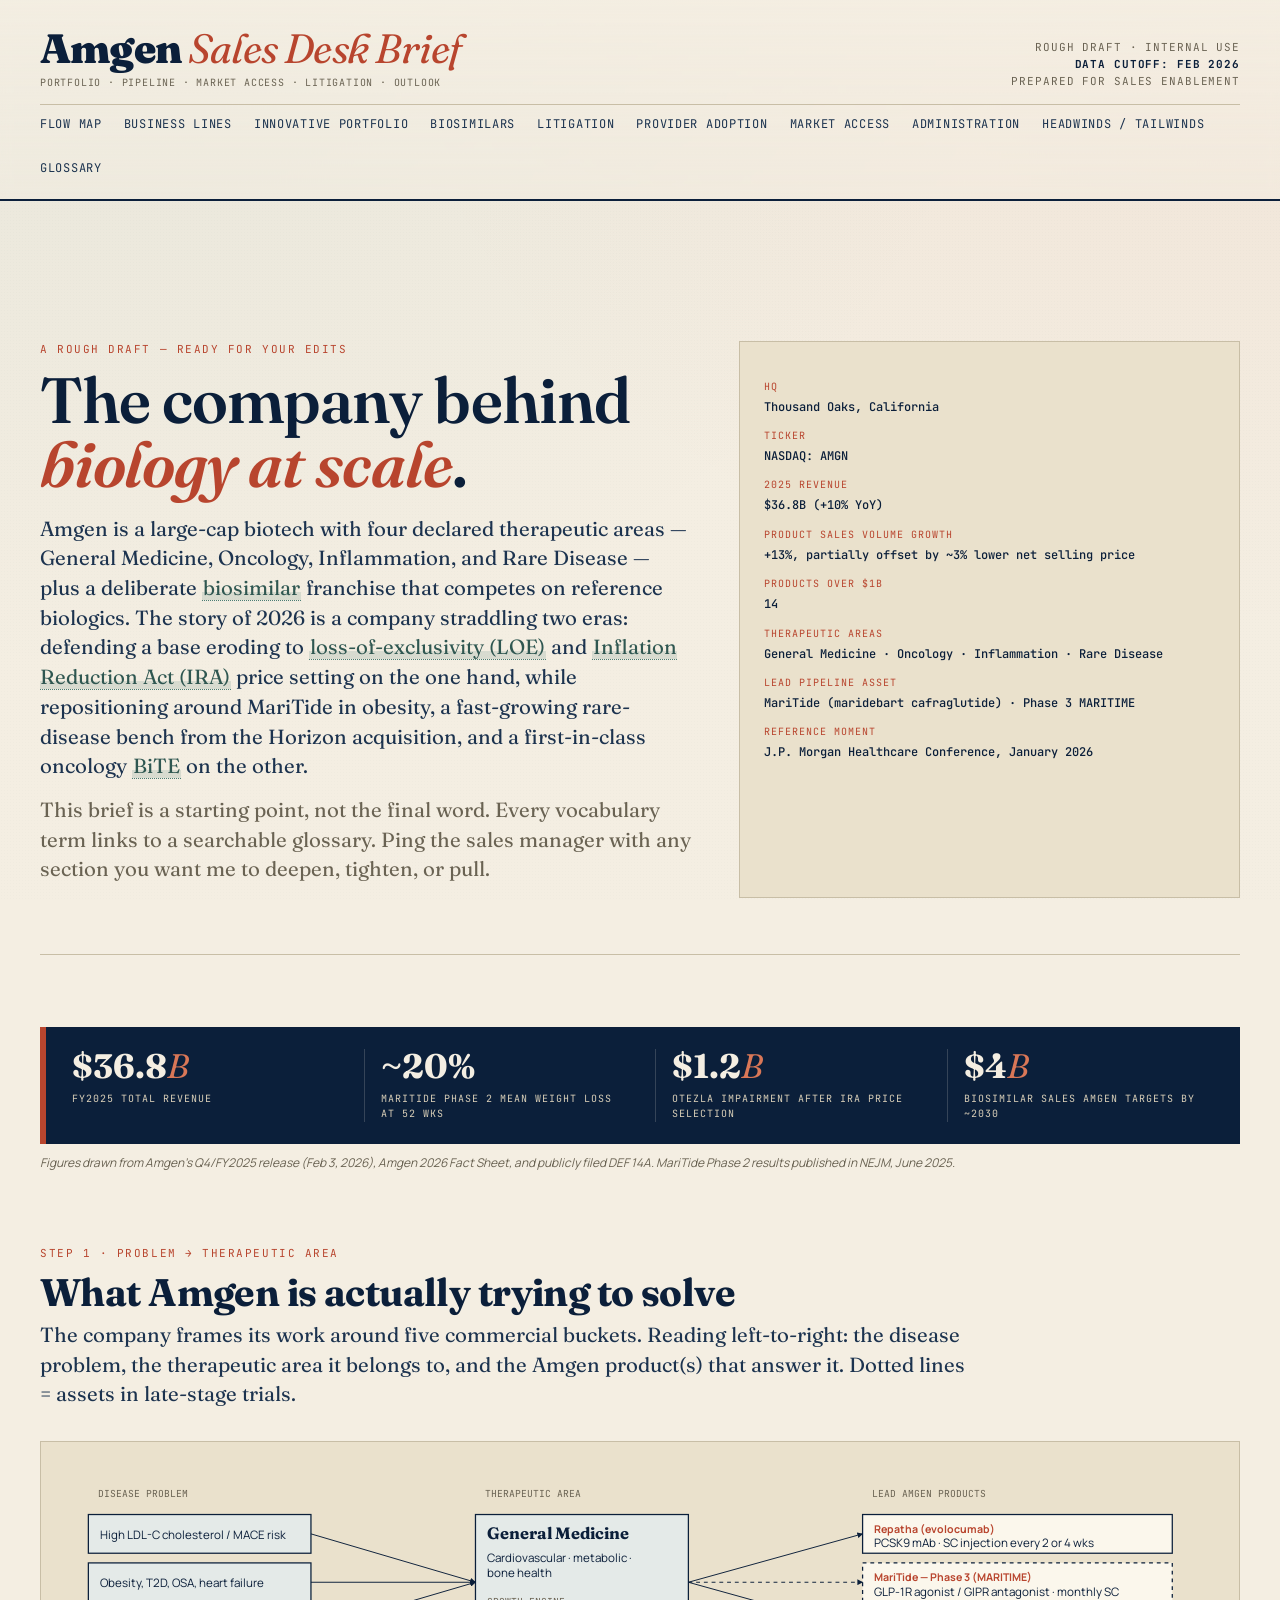
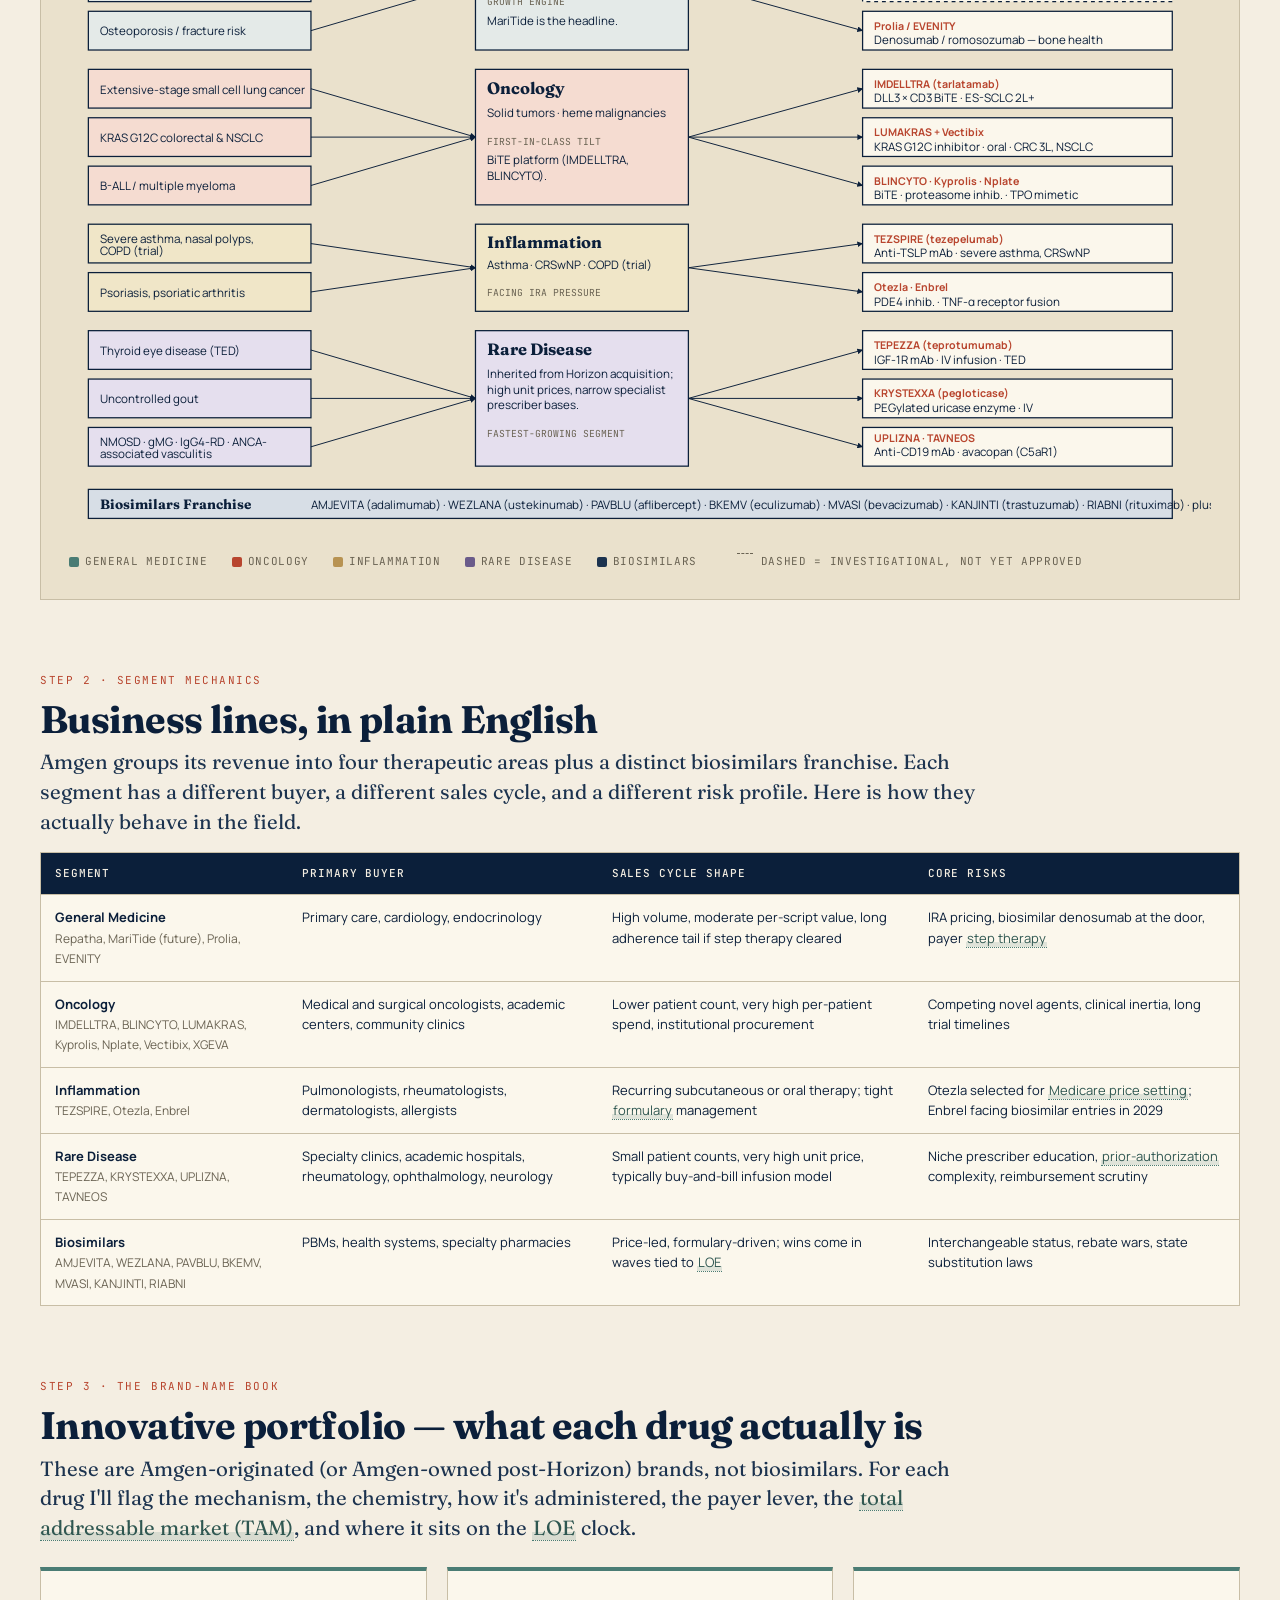
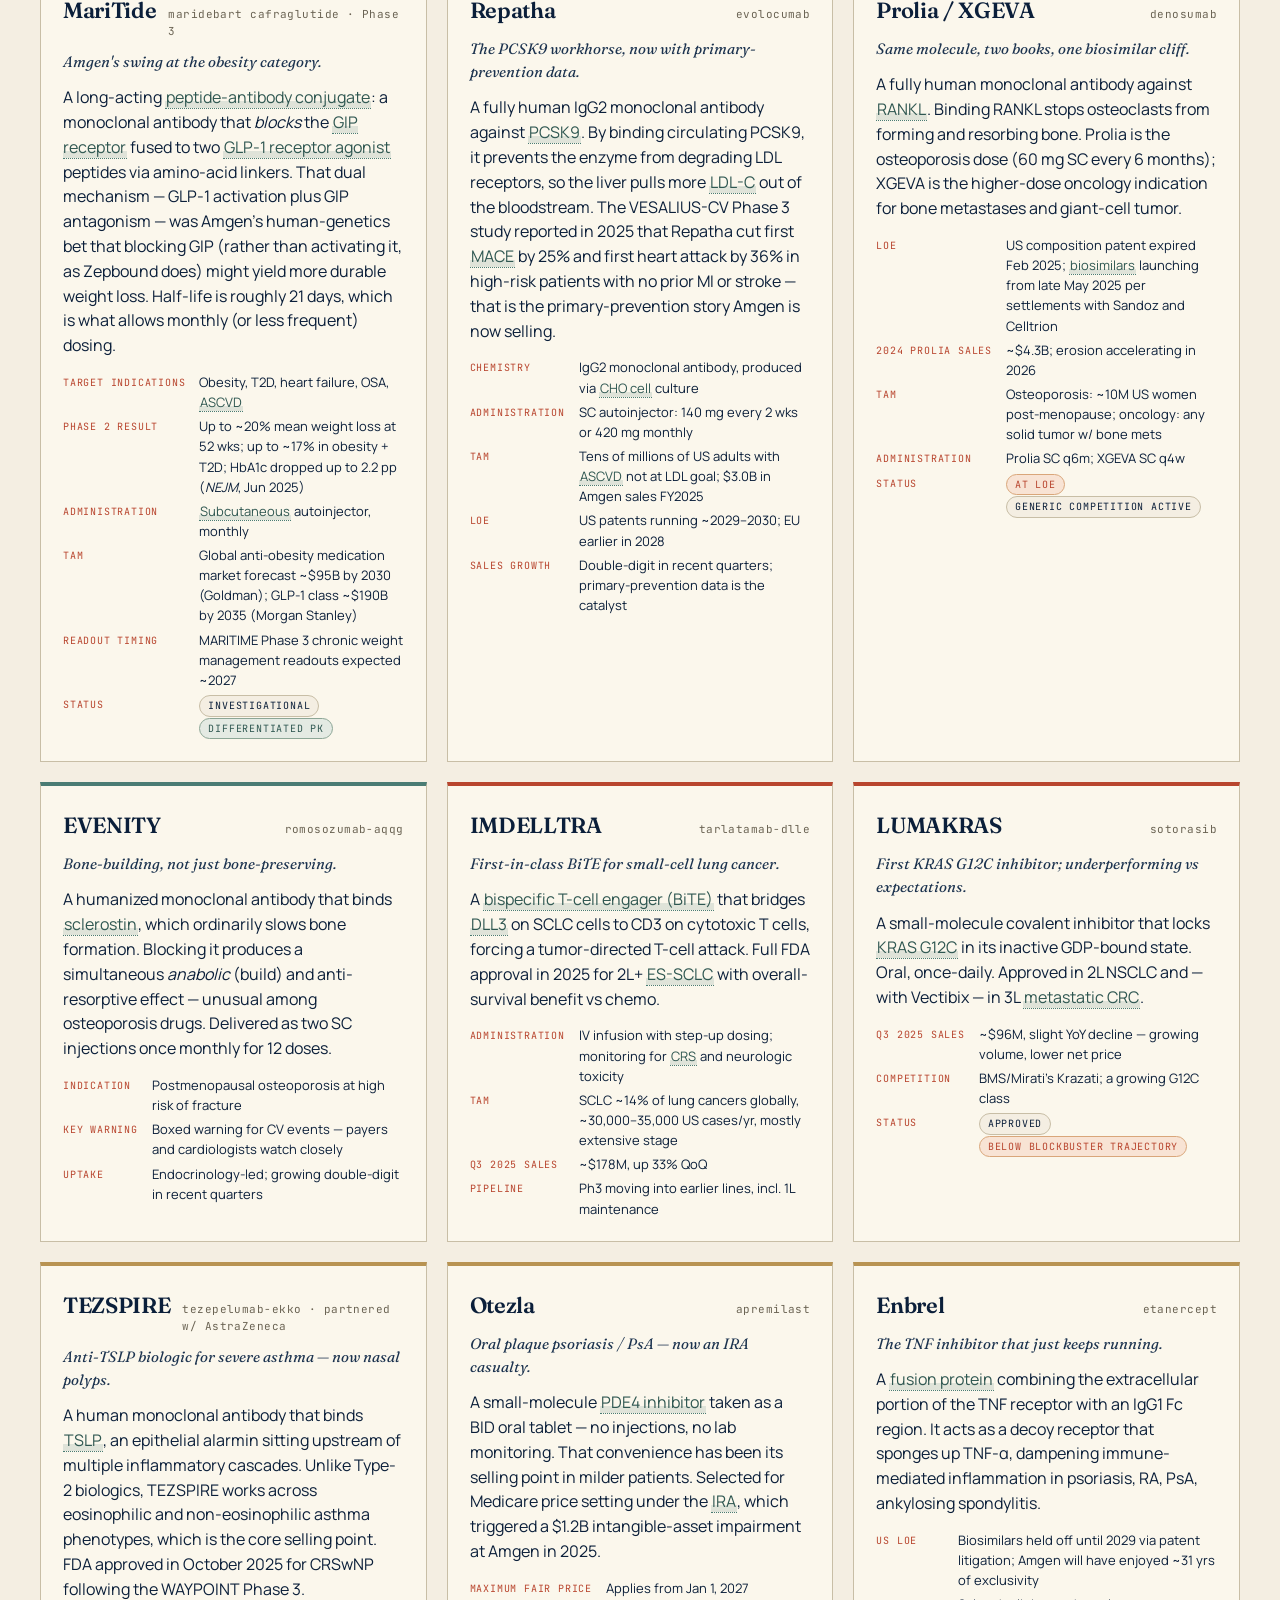
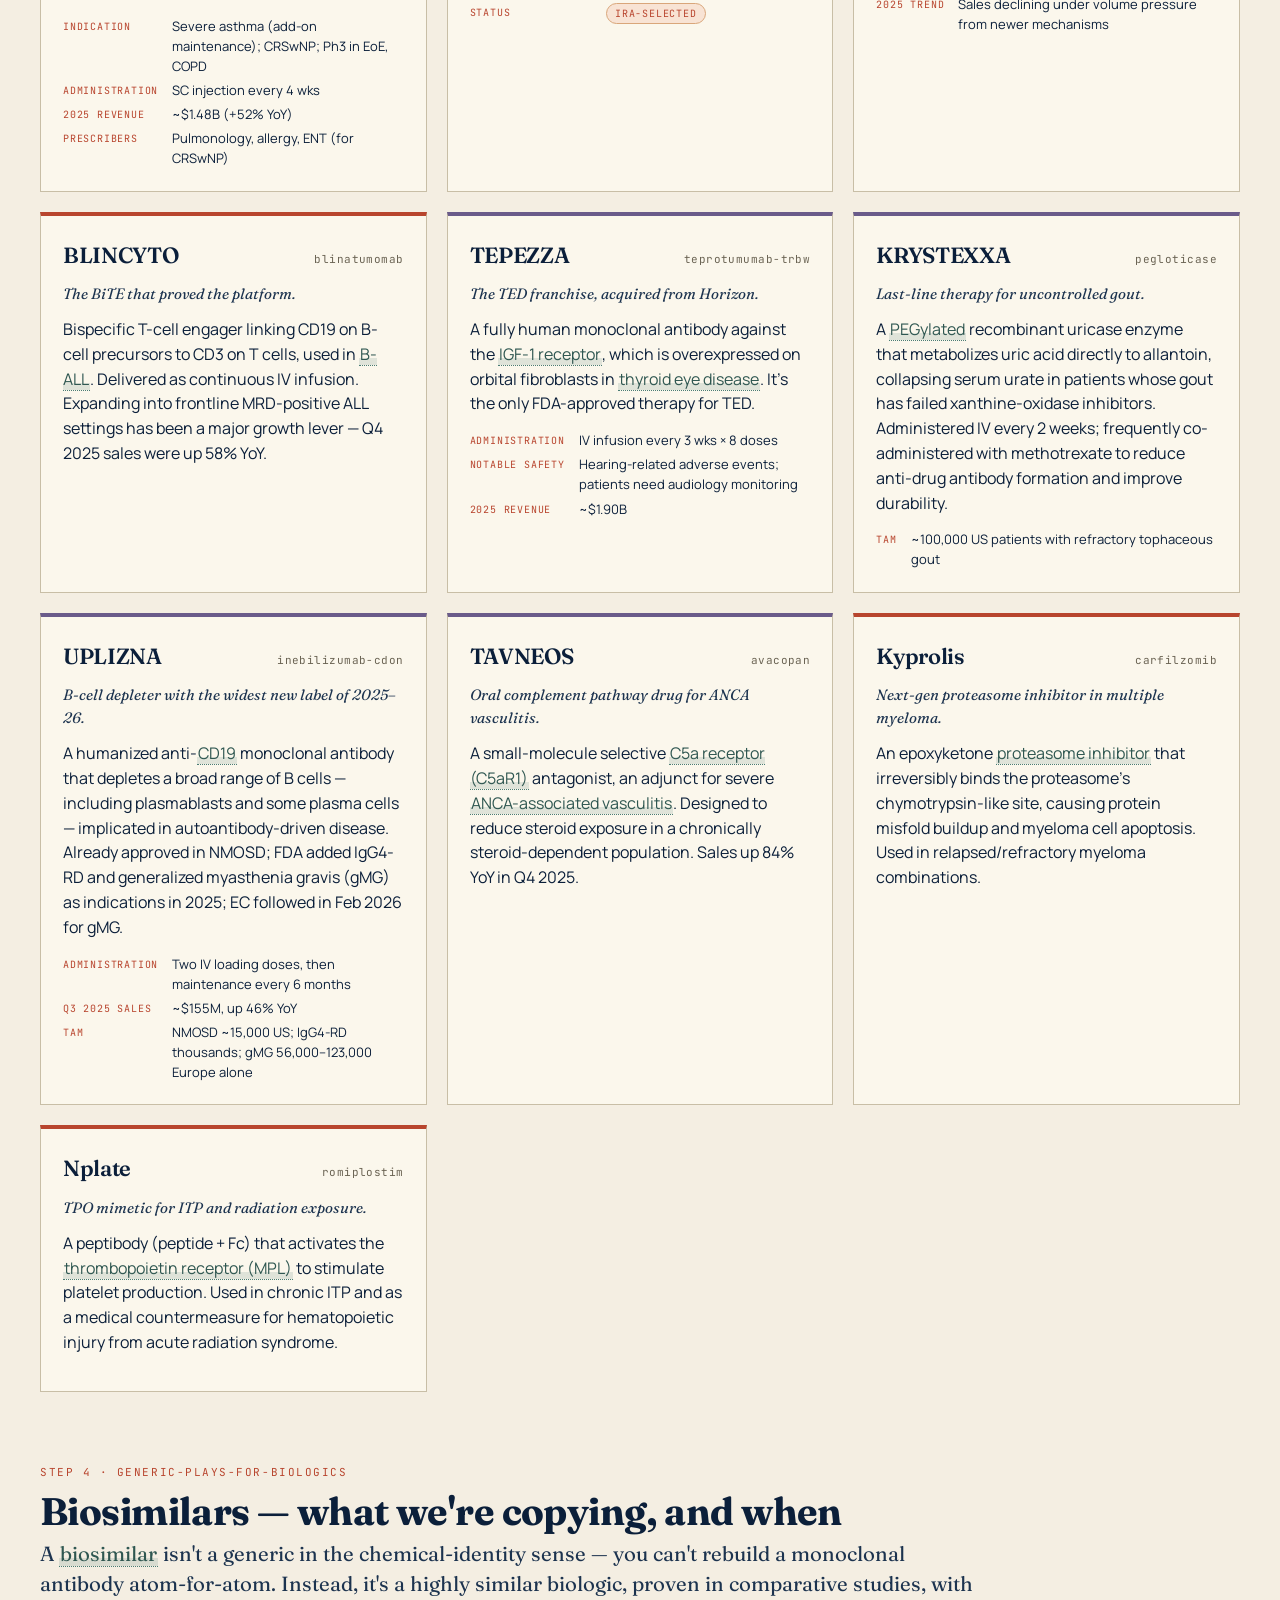
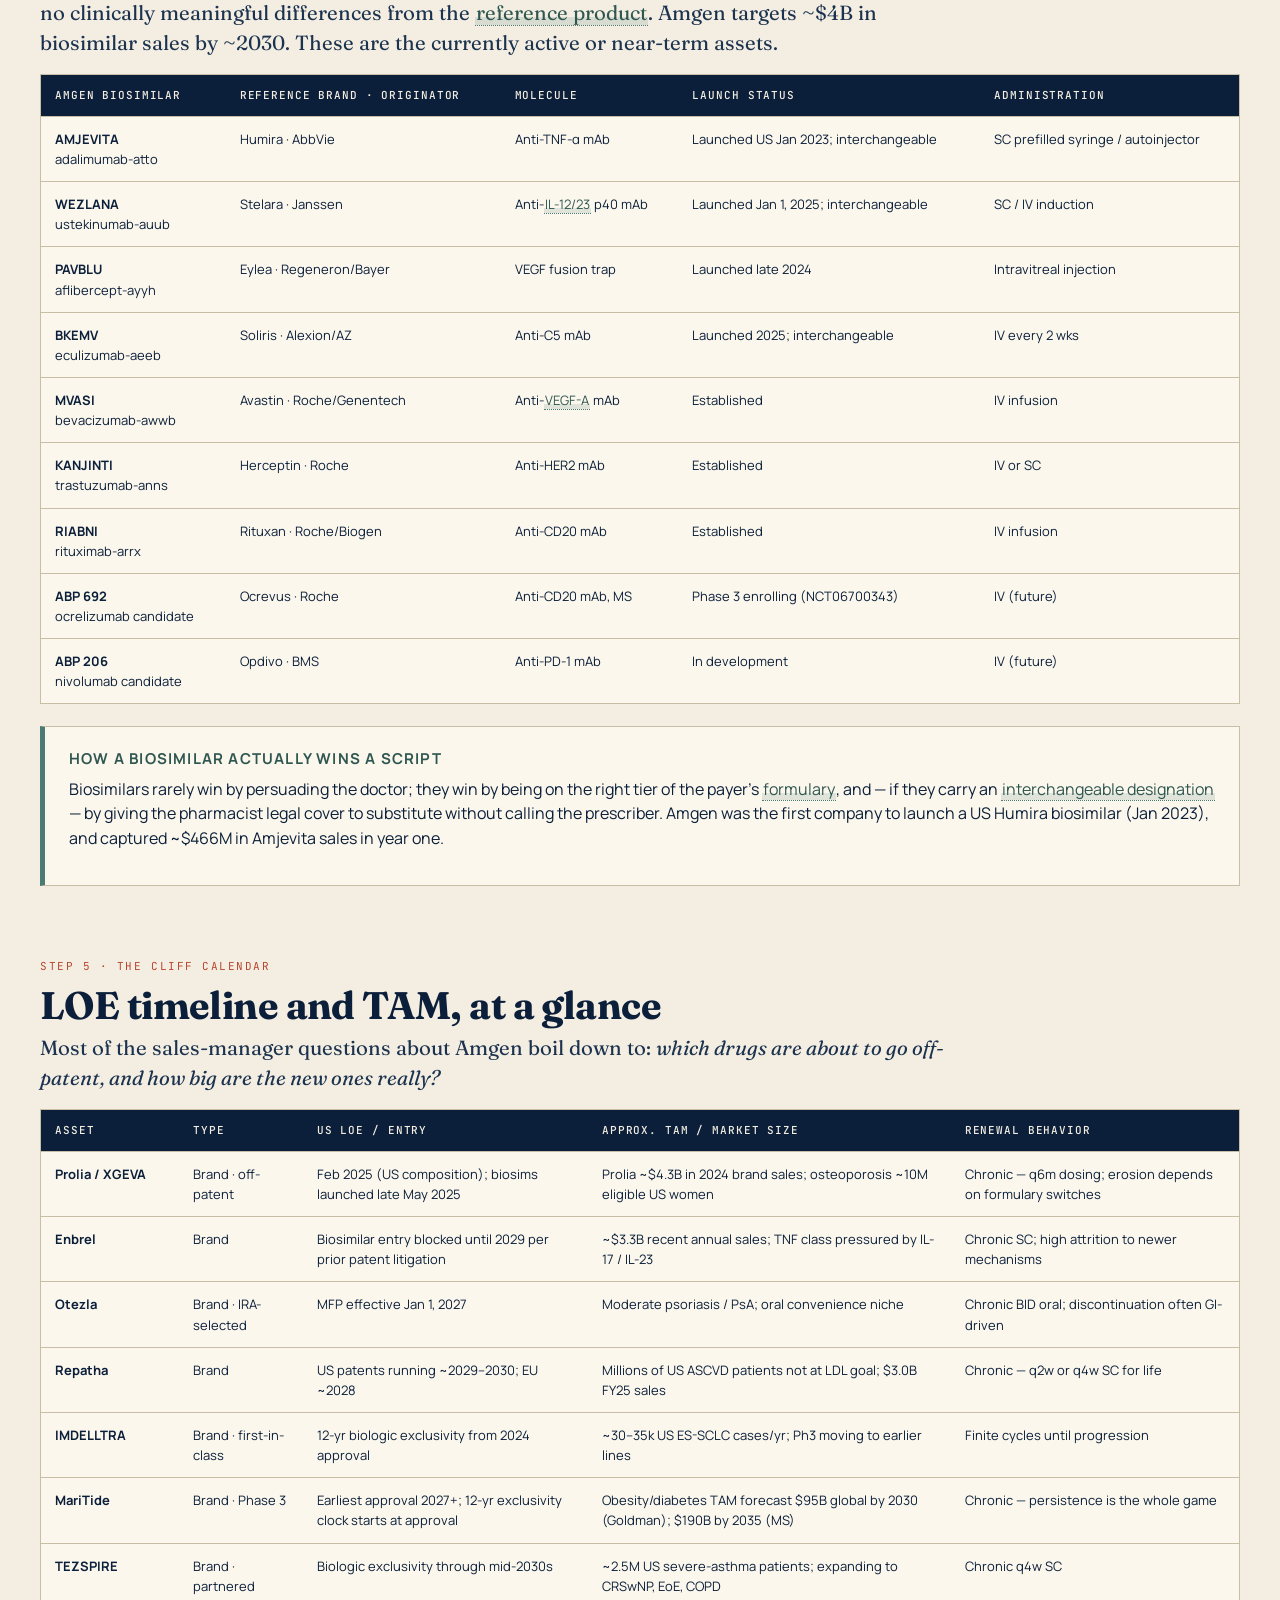
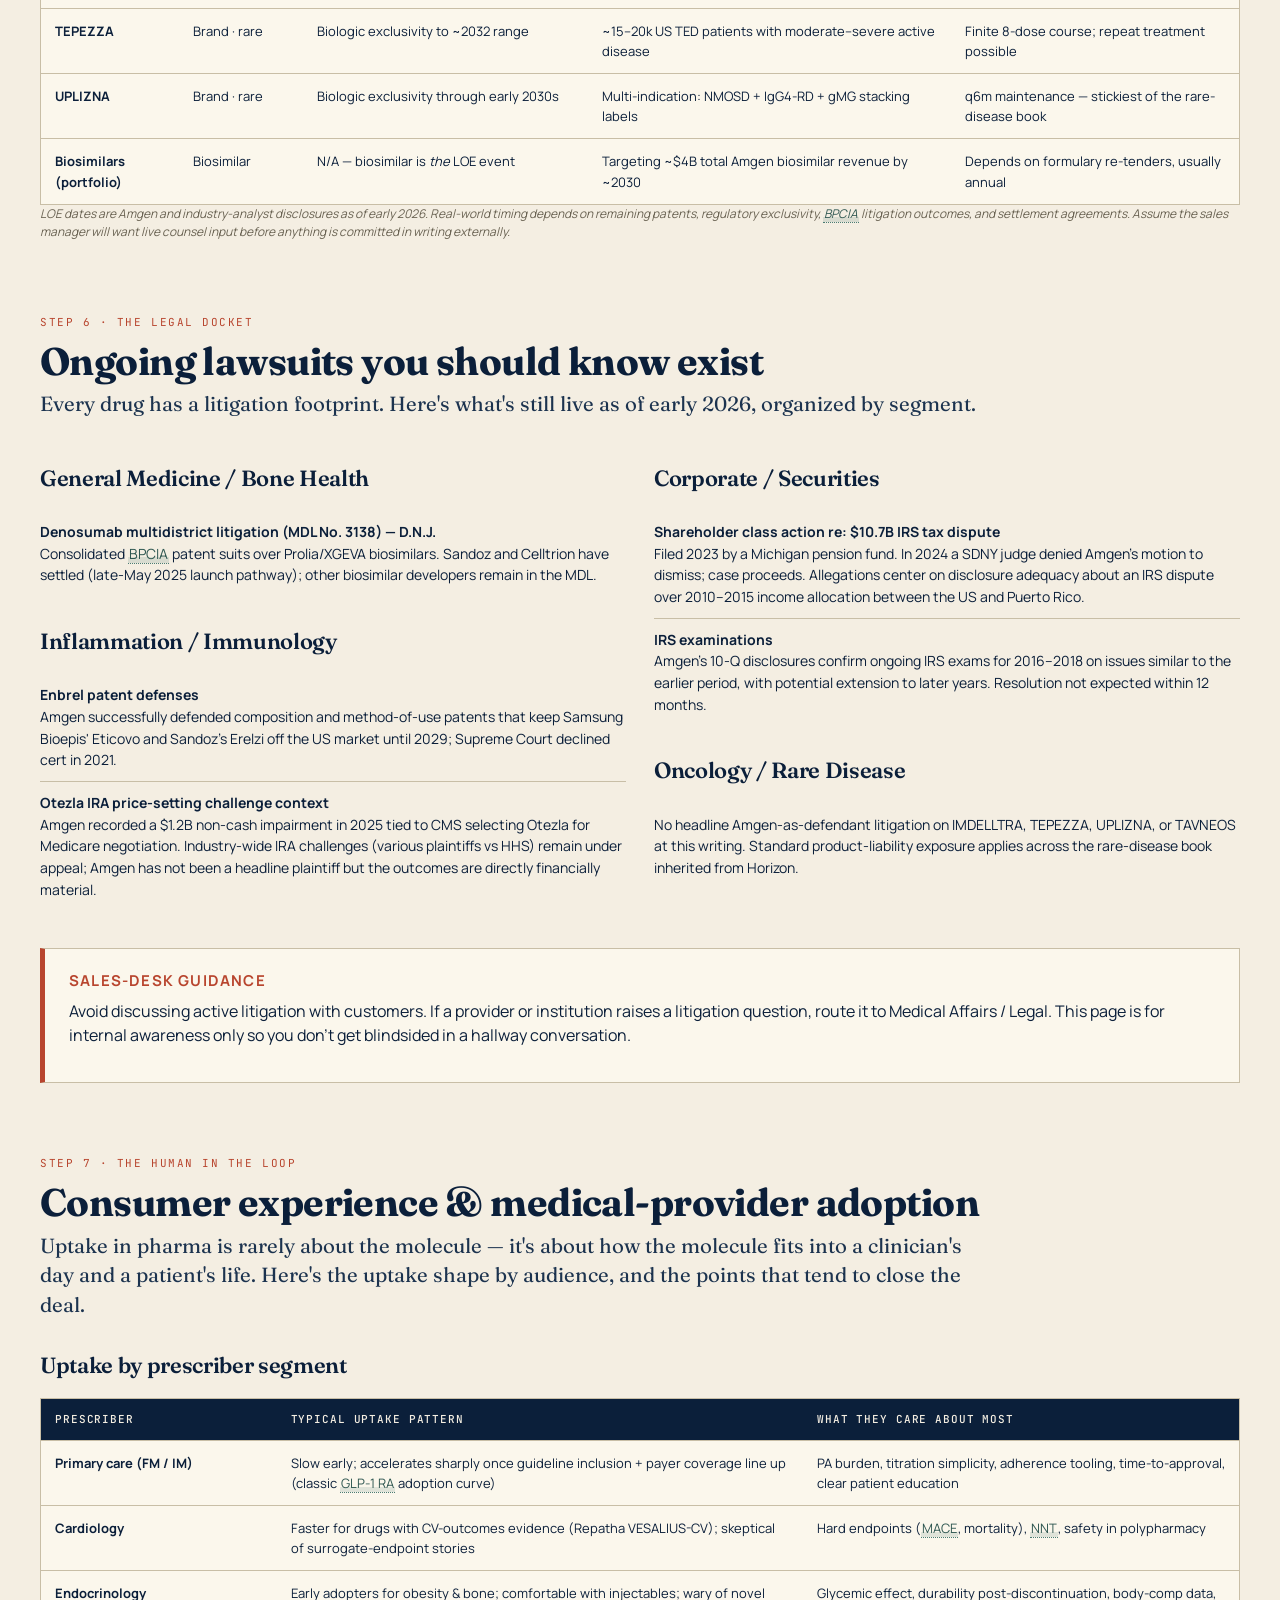
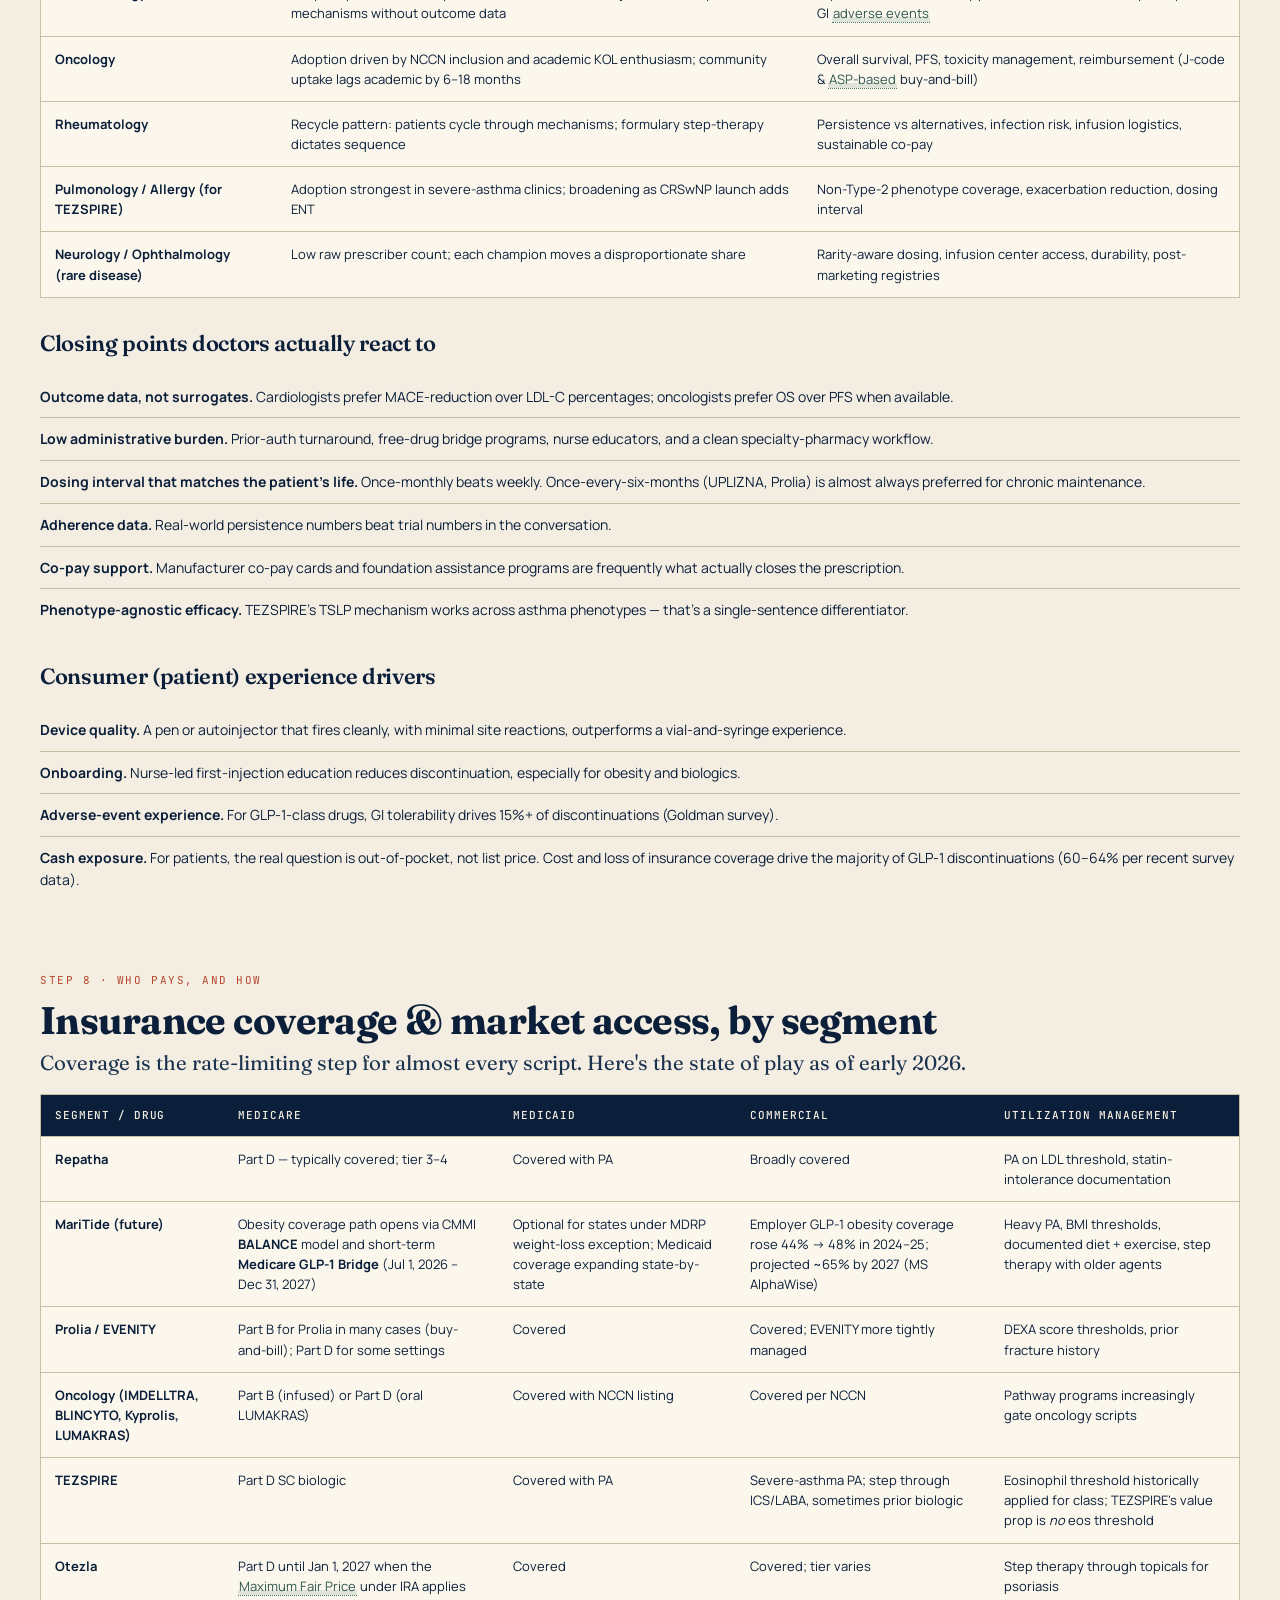
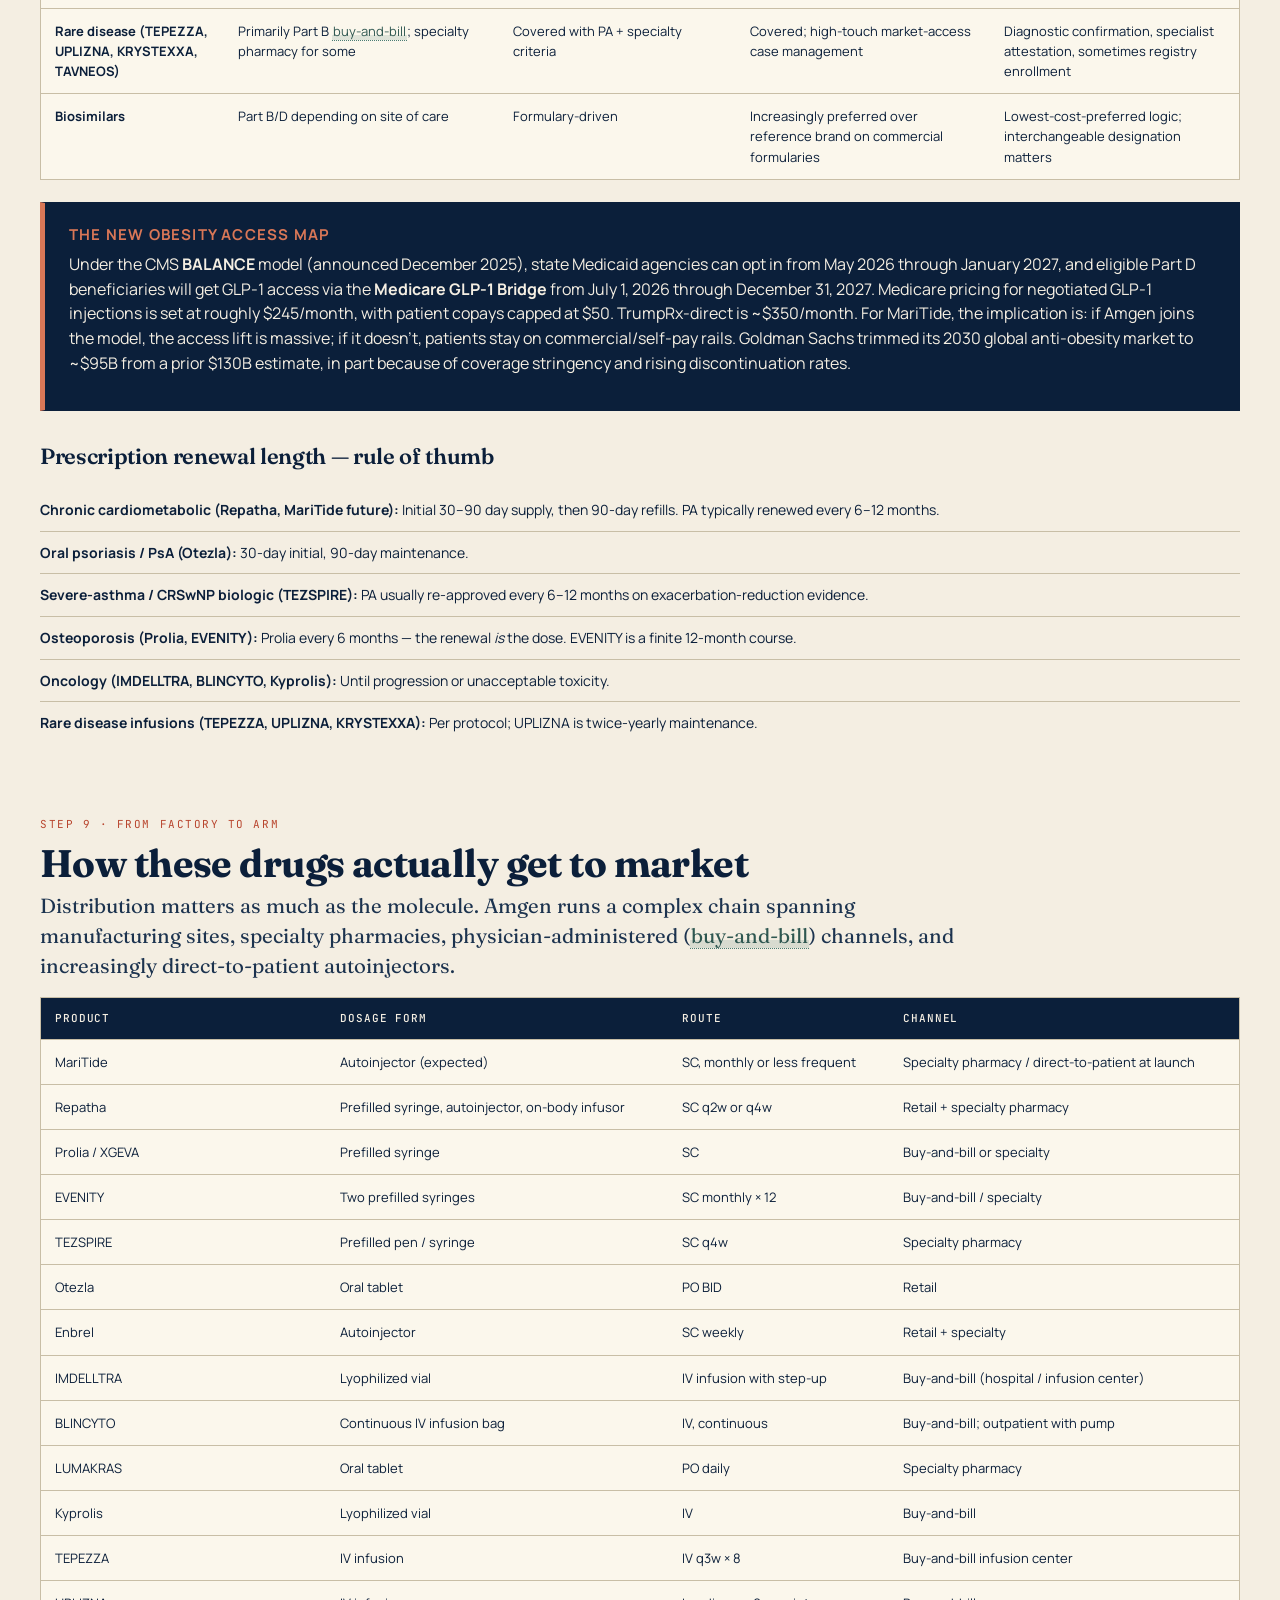
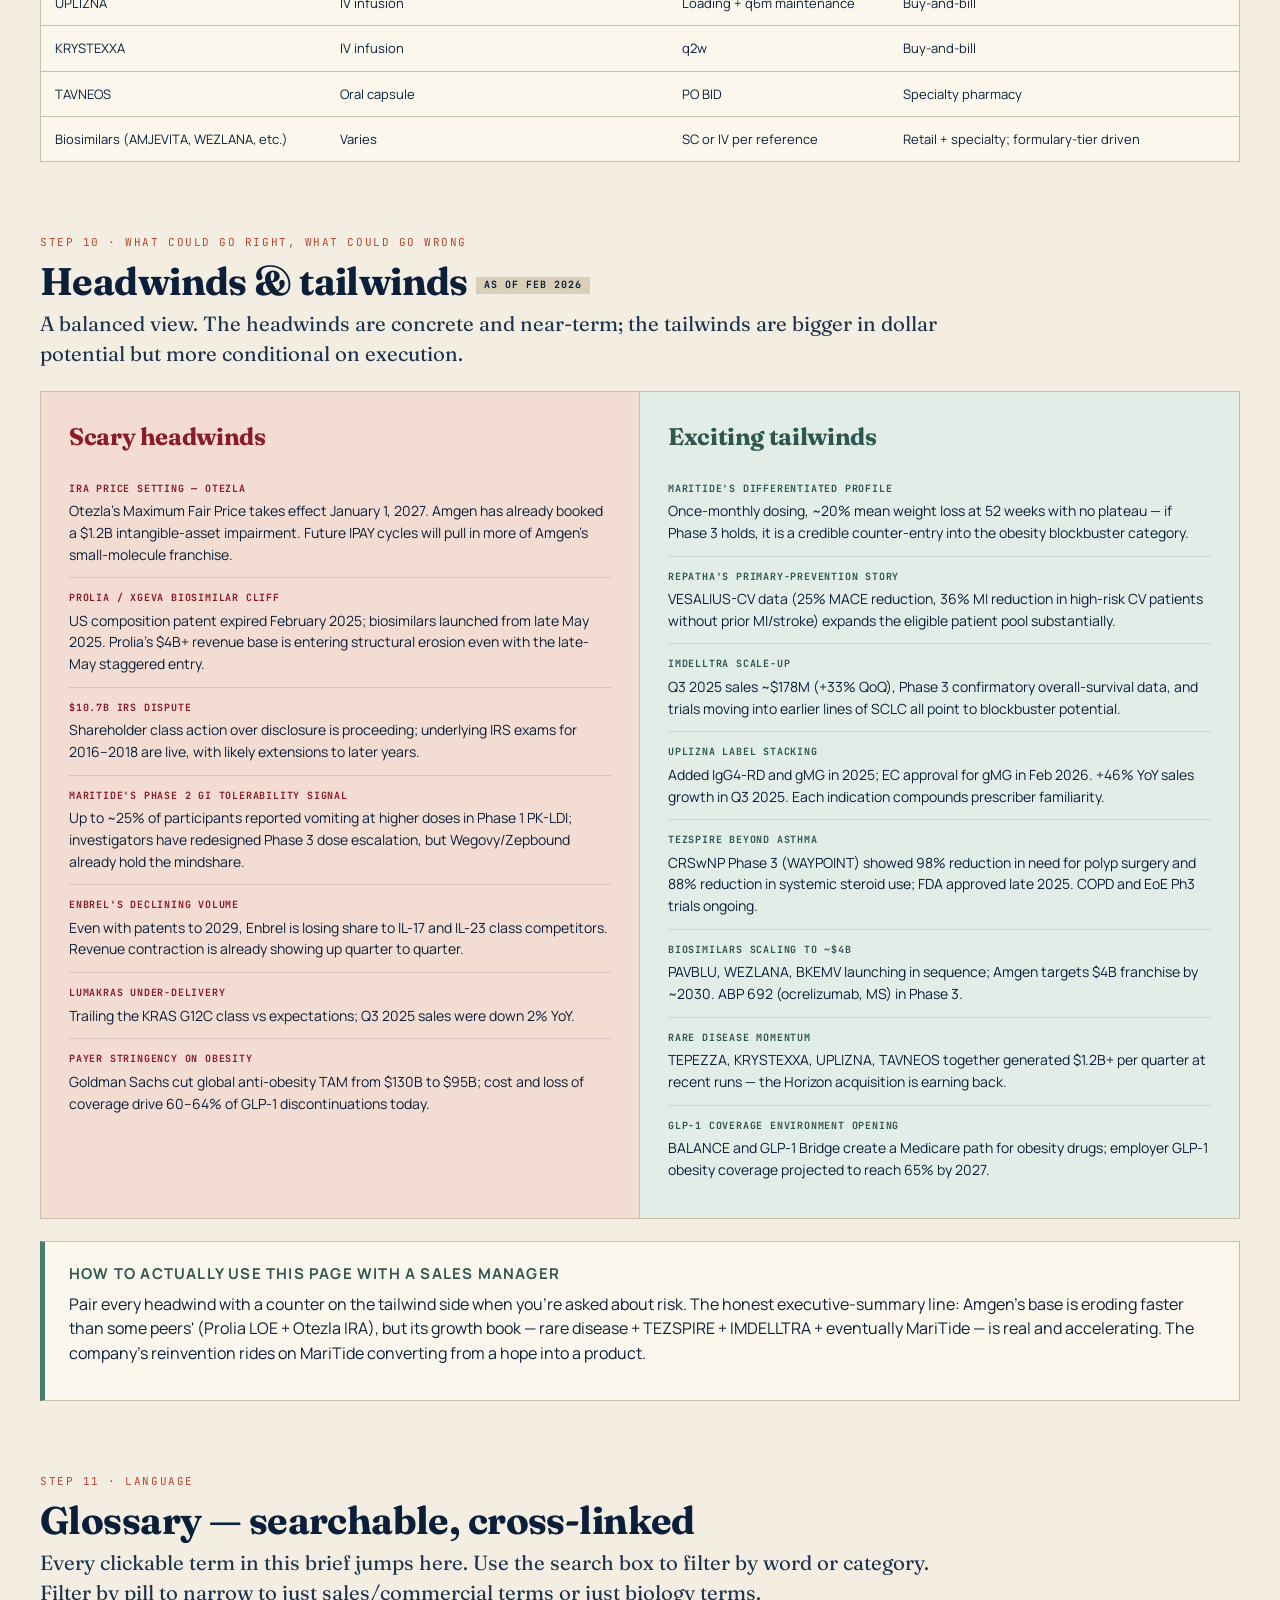
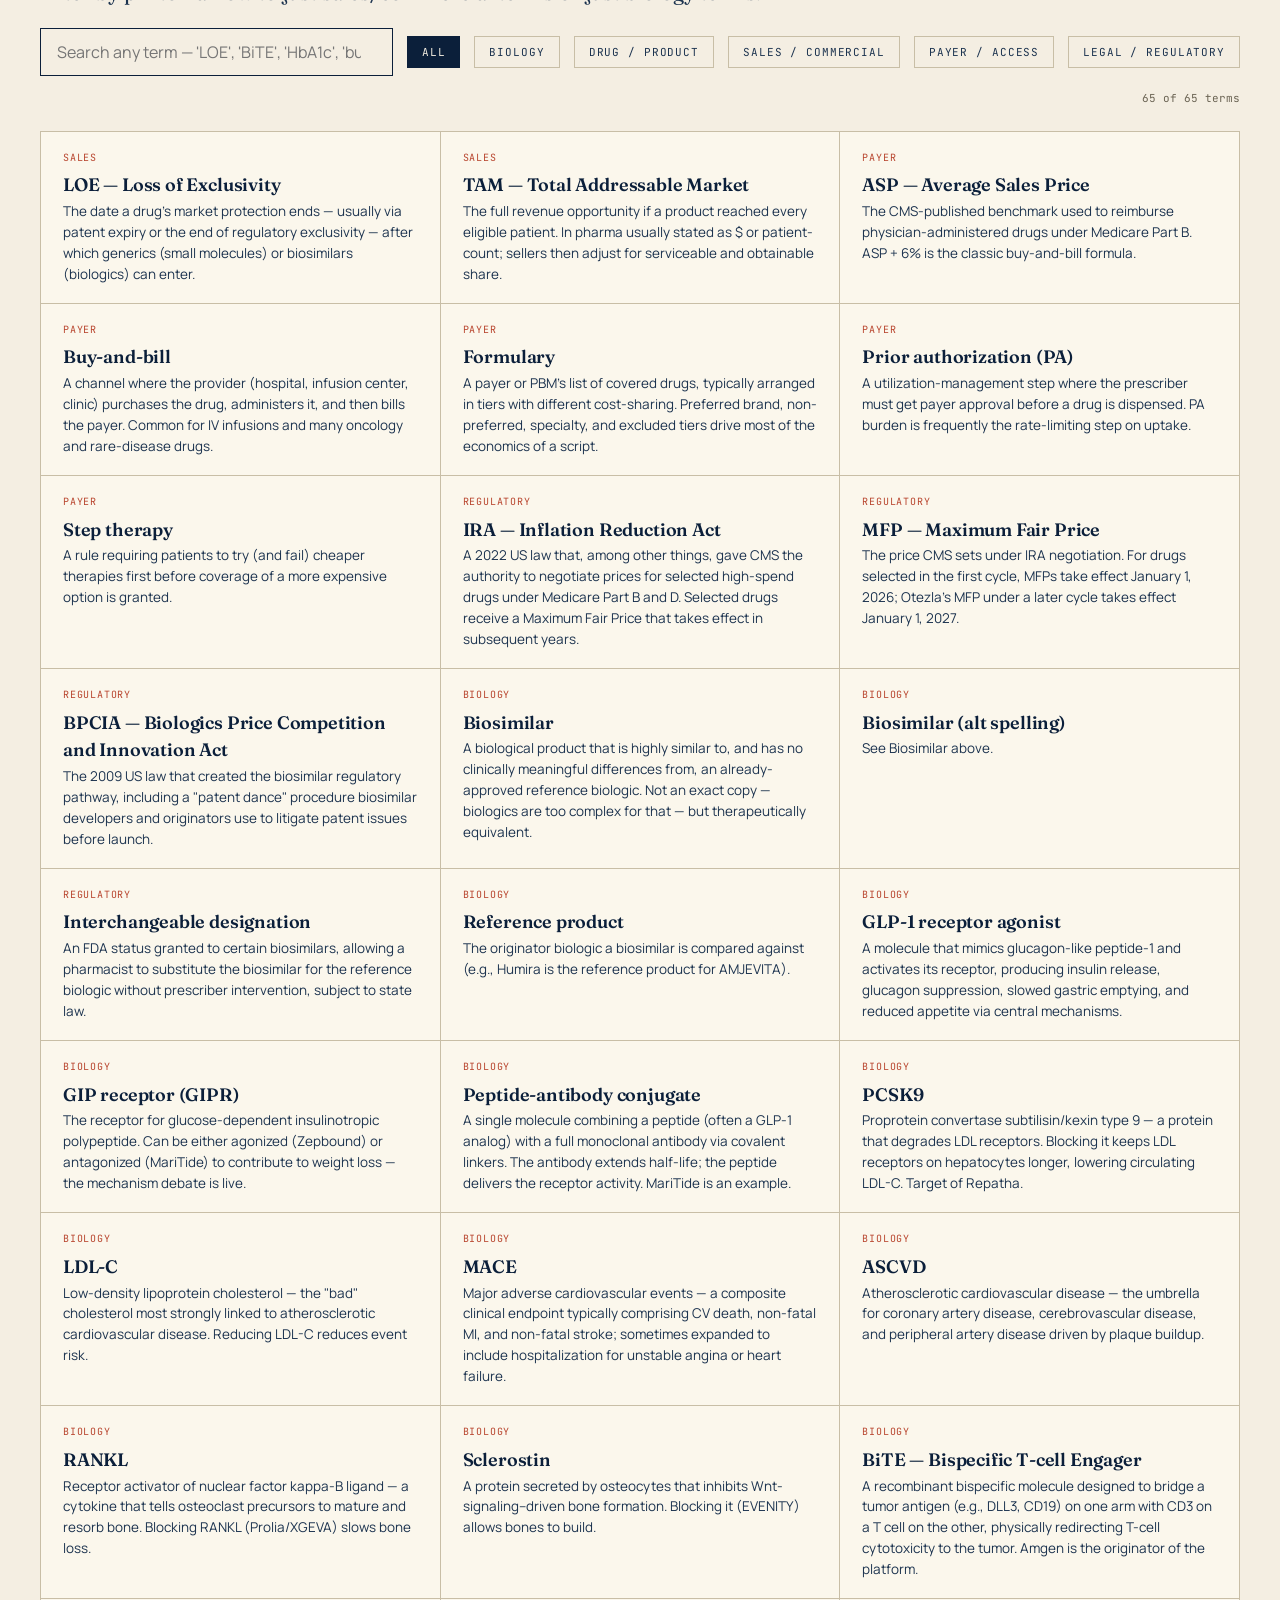
<file: artifact-gallery/content/claude/amgen_overview.html>
<!doctype html>
<html lang="en">
<head>
<meta charset="utf-8" />
<meta name="viewport" content="width=device-width, initial-scale=1" />
<title>Amgen — Sales Desk Brief · Portfolio, Pipeline, Market Access</title>
<meta name="description" content="Internal rough-draft sales brief for Amgen Inc. — business lines, innovative portfolio, biosimilars, LOE & TAM, provider adoption, market access, litigation, headwinds and tailwinds. Data as of early 2026." />
<link rel="preconnect" href="https://fonts.googleapis.com">
<link rel="preconnect" href="https://fonts.gstatic.com" crossorigin>
<link href="https://fonts.googleapis.com/css2?family=Fraunces:ital,opsz,wght@0,9..144,300;0,9..144,400;0,9..144,500;0,9..144,600;0,9..144,700;0,9..144,900;1,9..144,400&family=Manrope:wght@300;400;500;600;700;800&family=JetBrains+Mono:wght@400;500;700&display=swap" rel="stylesheet">
<style>
  :root{
    --ink: #0B1F3A;
    --ink-2: #1C334F;
    --paper: #F4EEE2;
    --paper-2: #EAE1CC;
    --stone: #D9CFB8;
    --sage: #4A7C74;
    --sage-deep: #2F5751;
    --cardinal: #B8452E;
    --cardinal-soft: #D97757;
    --gold: #B89352;
    --alert: #8A1C2A;
    --success: #2F5751;
    --muted: #6A6353;
    --rule: #C8BEA6;
    --shadow: 0 1px 0 rgba(11,31,58,.05), 0 10px 40px -20px rgba(11,31,58,.25);
    --shadow-soft: 0 1px 0 rgba(11,31,58,.04);
    --font-display: 'Fraunces', 'Times New Roman', serif;
    --font-body: 'Manrope', system-ui, sans-serif;
    --font-mono: 'JetBrains Mono', ui-monospace, monospace;
  }
  *{box-sizing:border-box}
  html{scroll-behavior:smooth}
  body{
    margin:0;
    background:var(--paper);
    color:var(--ink);
    font-family:var(--font-body);
    font-size:16px;
    line-height:1.55;
    -webkit-font-smoothing:antialiased;
    background-image:
      radial-gradient(ellipse at 10% -10%, rgba(74,124,116,.08), transparent 55%),
      radial-gradient(ellipse at 100% 0%, rgba(184,69,46,.06), transparent 50%);
    background-attachment: fixed;
  }
  /* paper grain */
  body::before{
    content:""; position:fixed; inset:0; pointer-events:none; z-index:0;
    background-image:
      radial-gradient(rgba(11,31,58,.04) 1px, transparent 1px);
    background-size: 3px 3px;
    mix-blend-mode: multiply;
    opacity:.35;
  }
  main, header, nav, footer{position:relative; z-index:1}

  /* ============ MASTHEAD ============ */
  .masthead{
    border-bottom: 2px solid var(--ink);
    padding: 28px 40px 18px;
    background: linear-gradient(180deg, rgba(244,238,226,.9), rgba(244,238,226,.4));
    backdrop-filter: blur(6px);
    position: sticky; top:0; z-index:50;
  }
  .masthead-inner{
    display:flex; justify-content:space-between; align-items:flex-end; gap:24px; flex-wrap:wrap;
    max-width:1280px; margin:0 auto;
  }
  .nameplate{
    font-family:var(--font-display);
    font-weight:900;
    font-size: clamp(28px, 3.2vw, 42px);
    letter-spacing:-0.02em;
    line-height:1;
  }
  .nameplate em{
    font-style: italic; color: var(--cardinal); font-weight: 400;
  }
  .masthead-meta{
    font-family:var(--font-mono);
    font-size: 11px;
    letter-spacing:.08em;
    text-transform:uppercase;
    color:var(--muted);
    text-align:right;
  }
  .masthead-meta b{color:var(--ink); font-weight:700}
  .navbar{
    max-width:1280px; margin: 14px auto 0;
    display:flex; gap: 22px; flex-wrap:wrap;
    font-size:12px; font-family:var(--font-mono); letter-spacing:.06em;
    text-transform:uppercase;
    padding-top:10px;
    border-top:1px solid var(--rule);
  }
  .navbar a{color:var(--ink-2); text-decoration:none; border-bottom:1px solid transparent; padding-bottom:2px; transition: all .2s}
  .navbar a:hover{color:var(--cardinal); border-bottom-color:var(--cardinal)}

  /* ============ LAYOUT ============ */
  main{max-width:1280px; margin: 0 auto; padding: 40px}
  section{margin: 72px 0; scroll-margin-top: 140px}
  .kicker{
    font-family:var(--font-mono);
    text-transform:uppercase;
    letter-spacing:.14em;
    font-size:11px;
    color:var(--cardinal);
    margin-bottom: 10px;
  }
  h1, h2, h3, h4{font-family:var(--font-display); font-weight:600; letter-spacing:-0.015em; color:var(--ink)}
  h1{font-size:clamp(40px, 5vw, 64px); line-height:1; margin:0 0 18px}
  h1 em{font-style:italic; color:var(--cardinal)}
  h2{font-size: clamp(28px, 3vw, 40px); line-height:1.05; margin:0 0 8px; font-weight:700}
  h3{font-size: 22px; margin: 28px 0 8px; font-weight:600}
  h4{font-size: 15px; font-family: var(--font-body); font-weight:700; text-transform:uppercase; letter-spacing:.08em; margin: 20px 0 6px}
  .lede{font-family:var(--font-display); font-size: clamp(18px,1.6vw, 22px); line-height:1.45; color:var(--ink-2); max-width: 72ch}
  p{margin: 0 0 14px}
  a.term{
    color:var(--sage-deep);
    text-decoration: none;
    border-bottom: 1px dotted var(--sage);
    cursor: help;
    background: linear-gradient(180deg, transparent 70%, rgba(74,124,116,.16) 70%);
    padding: 0 1px;
    transition: background .2s;
  }
  a.term:hover{background: linear-gradient(180deg, transparent 55%, rgba(184,69,46,.22) 55%); color: var(--cardinal)}

  /* ============ HERO ============ */
  .hero{
    display:grid; grid-template-columns: 1.3fr 1fr; gap: 48px;
    padding: 28px 0 56px;
    border-bottom: 1px solid var(--rule);
  }
  .hero-right{
    padding: 24px; background: var(--paper-2);
    border: 1px solid var(--rule);
    font-family: var(--font-mono); font-size: 12px; line-height:1.7;
  }
  .hero-right dt{color:var(--cardinal); text-transform:uppercase; letter-spacing:.1em; font-size:10px; margin-top: 10px}
  .hero-right dt:first-child{margin-top:0}
  .hero-right dd{margin: 2px 0 6px; color: var(--ink); font-weight:500}
  @media (max-width: 780px){
    .hero{grid-template-columns: 1fr}
    main{padding:24px}
    .masthead{padding: 18px 20px 14px}
    section{margin: 56px 0}
  }

  /* ============ TL;DR STRIP ============ */
  .tldr{
    background: var(--ink); color: var(--paper);
    padding: 22px 26px; border-left: 6px solid var(--cardinal);
    display:grid; grid-template-columns: repeat(4, 1fr); gap: 24px;
  }
  .tldr .stat{border-left:1px solid rgba(244,238,226,.18); padding-left: 16px}
  .tldr .stat:first-child{border-left:none; padding-left:0}
  .tldr .num{font-family: var(--font-display); font-weight: 700; font-size: 34px; line-height:1; color: var(--paper)}
  .tldr .num em{font-style:italic; color: var(--cardinal-soft); font-weight:400}
  .tldr .lbl{font-family: var(--font-mono); font-size: 10px; letter-spacing:.1em; text-transform: uppercase; color: var(--stone); margin-top: 8px}
  @media (max-width: 780px){ .tldr{grid-template-columns: repeat(2,1fr)} }

  /* ============ FLOW DIAGRAM ============ */
  .flow-wrap{
    margin-top: 32px;
    background: var(--paper-2);
    border: 1px solid var(--rule);
    padding: 28px;
    overflow-x:auto;
  }
  .flow-legend{
    display:flex; gap: 24px; flex-wrap: wrap; font-family: var(--font-mono);
    font-size: 11px; letter-spacing:.06em; text-transform:uppercase;
    margin-top: 18px; color: var(--muted);
  }
  .flow-legend span::before{
    content:""; display:inline-block; width: 10px; height: 10px; border-radius: 2px; margin-right:6px; vertical-align: middle;
  }
  .legend-gm::before{background:var(--sage)}
  .legend-onc::before{background:var(--cardinal)}
  .legend-inf::before{background:var(--gold)}
  .legend-rare::before{background:#6A5B8A}
  .legend-bio::before{background:var(--ink-2)}

  /* ============ CARDS / DRUGS ============ */
  .drug-grid{
    display:grid;
    grid-template-columns: repeat(auto-fit, minmax(340px, 1fr));
    gap: 20px;
    margin-top: 24px;
  }
  .drug-card{
    background: #FBF7EC;
    border: 1px solid var(--rule);
    border-top: 4px solid var(--sage);
    padding: 22px;
    position: relative;
  }
  .drug-card.onc{border-top-color: var(--cardinal)}
  .drug-card.inf{border-top-color: var(--gold)}
  .drug-card.rare{border-top-color: #6A5B8A}
  .drug-card.bio{border-top-color: var(--ink)}
  .drug-card .dc-head{
    display:flex; justify-content:space-between; align-items:baseline; gap: 12px;
    margin-bottom: 10px;
  }
  .drug-card h3{margin: 0}
  .drug-card .generic{font-family: var(--font-mono); font-size: 11px; color: var(--muted); letter-spacing:.04em}
  .drug-card .tagline{font-family:var(--font-display); font-style:italic; color:var(--ink-2); font-size:15px; margin: 4px 0 12px; display:block}
  .drug-card dl{display:grid; grid-template-columns: max-content 1fr; gap: 4px 14px; margin: 10px 0 0; font-size: 13px}
  .drug-card dt{font-family: var(--font-mono); font-size: 10px; text-transform: uppercase; letter-spacing:.08em; color: var(--cardinal); align-self:start; padding-top:3px}
  .drug-card dd{margin:0}
  .pill{display:inline-block; padding: 2px 8px; border-radius: 99px; font-family:var(--font-mono); font-size: 10px; text-transform: uppercase; letter-spacing:.08em; margin-right: 4px; border:1px solid var(--rule); background:var(--paper)}
  .pill.warn{background:#F8E3D4; border-color:#D9A67A; color:var(--cardinal)}
  .pill.good{background:#E4EAE3; border-color:#8CA696; color:var(--sage-deep)}
  .pill.ink{background:var(--ink); border-color:var(--ink); color:var(--paper)}

  /* ============ TABLE-LIKE ROWS ============ */
  .ledger{
    width: 100%; border-collapse: collapse;
    font-size: 13px; margin-top: 16px;
    background: #FBF7EC; border:1px solid var(--rule);
  }
  .ledger th, .ledger td{ padding: 12px 14px; text-align:left; border-bottom:1px solid var(--rule); vertical-align: top}
  .ledger th{background: var(--ink); color: var(--paper); font-family: var(--font-mono); font-size: 11px; letter-spacing: .08em; text-transform:uppercase; font-weight: 500}
  .ledger tr:last-child td{border-bottom: none}
  .ledger td.num{font-family: var(--font-mono); text-align:right; white-space: nowrap}

  /* ============ CALLOUTS ============ */
  .callout{
    border: 1px solid var(--rule); background: #FBF7EC;
    padding: 20px 24px; border-left: 5px solid var(--cardinal);
    margin: 22px 0;
  }
  .callout h4{margin-top:0; color: var(--cardinal)}
  .callout.ink{background: var(--ink); color: var(--paper); border-color: var(--ink); border-left-color: var(--cardinal-soft)}
  .callout.ink h4{color: var(--cardinal-soft)}
  .callout.sage{border-left-color: var(--sage)}
  .callout.sage h4{color: var(--sage-deep)}

  /* ============ TWO COL ============ */
  .two-col{
    display:grid; grid-template-columns: 1fr 1fr; gap: 28px;
  }
  @media (max-width: 780px){ .two-col{grid-template-columns: 1fr} }

  /* ============ HEADWINDS / TAILWINDS ============ */
  .weather{
    display:grid; grid-template-columns: 1fr 1fr; gap: 0;
    margin-top: 22px; border: 1px solid var(--rule);
  }
  .weather > div{padding: 26px 28px}
  .weather .heads{
    background: #F3DCD2;
    border-right: 1px solid var(--rule);
  }
  .weather .tails{
    background: #E3EDE8;
  }
  .weather h3{
    font-family: var(--font-display); font-weight: 700; font-size: 24px;
    margin: 0 0 4px; display:flex; align-items:center; gap: 10px;
  }
  .weather .heads h3{color:var(--alert)}
  .weather .tails h3{color:var(--sage-deep)}
  .weather ul{padding-left: 0; list-style: none; margin: 14px 0 0}
  .weather li{ padding: 12px 0; border-top: 1px solid rgba(11,31,58,.12); font-size: 14px}
  .weather li:first-child{border-top:none}
  .weather li b{font-family:var(--font-mono); font-size:10px; text-transform:uppercase; letter-spacing:.08em; display:block; margin-bottom: 4px}
  .weather .heads li b{color:var(--alert)}
  .weather .tails li b{color:var(--sage-deep)}
  @media (max-width: 780px){
    .weather{grid-template-columns: 1fr}
    .weather .heads{border-right:none; border-bottom: 1px solid var(--rule)}
  }

  /* ============ GLOSSARY ============ */
  .glossary-controls{
    display:flex; gap: 14px; flex-wrap:wrap; margin: 20px 0 24px;
    align-items:center;
  }
  .glossary-controls input{
    flex: 1 1 280px;
    font-family: var(--font-body); font-size: 16px;
    padding: 12px 16px; border: 1px solid var(--ink); background: var(--paper);
    outline: none;
  }
  .glossary-controls input:focus{border-color: var(--cardinal); box-shadow: 0 0 0 3px rgba(184,69,46,.15)}
  .glossary-controls .chip{
    font-family: var(--font-mono); font-size: 11px; letter-spacing: .08em; text-transform:uppercase;
    padding: 8px 14px; border: 1px solid var(--rule); background: var(--paper); cursor: pointer; color:var(--ink-2);
  }
  .glossary-controls .chip.active{background: var(--ink); color: var(--paper); border-color: var(--ink)}
  .glossary-grid{
    display:grid; grid-template-columns: repeat(auto-fit, minmax(320px,1fr)); gap: 0;
    border-top: 1px solid var(--rule);
    border-left: 1px solid var(--rule);
  }
  .g-entry{
    border-right: 1px solid var(--rule);
    border-bottom: 1px solid var(--rule);
    padding: 18px 22px;
    background: #FBF7EC;
  }
  .g-entry:target{background: #F8E3D4; animation: flash 1.8s ease}
  @keyframes flash {
    0%{background: #D97757}
    100%{background: #F8E3D4}
  }
  .g-entry h4{
    font-family: var(--font-display); font-size: 18px; font-weight: 600; letter-spacing: -0.01em;
    text-transform: none; margin: 0 0 2px; color: var(--ink);
  }
  .g-entry .g-cat{
    font-family: var(--font-mono); font-size: 10px; letter-spacing:.08em; text-transform:uppercase;
    color:var(--cardinal); margin-bottom: 6px;
  }
  .g-entry p{font-size: 13.5px; color: var(--ink-2); margin: 0}
  .g-hidden{display:none !important}
  .g-count{font-family: var(--font-mono); font-size: 11px; color: var(--muted); margin-left:auto}

  /* ============ FOOTER ============ */
  footer{
    margin-top: 80px;
    padding: 36px 40px;
    background: var(--ink); color: var(--paper);
    font-size: 13px;
  }
  footer .foot-inner{max-width:1280px; margin:0 auto; display:grid; grid-template-columns: 2fr 1fr 1fr; gap: 32px}
  footer h4{color: var(--cardinal-soft); font-family: var(--font-mono); font-size: 11px; letter-spacing:.1em; text-transform: uppercase; margin: 0 0 10px}
  footer ul{list-style:none; padding: 0; margin: 0; font-size: 12px; line-height: 1.9; color: var(--stone)}
  footer a{color: var(--paper); text-decoration: none; border-bottom: 1px dotted rgba(244,238,226,.4)}
  @media (max-width: 780px){ footer .foot-inner{grid-template-columns:1fr} }

  /* ============ MISC ============ */
  .rule{border: 0; border-top: 1px solid var(--rule); margin: 40px 0}
  .note{font-size: 12px; color: var(--muted); font-style: italic}
  .small{font-size: 12px}
  .asof{
    display: inline-block; font-family: var(--font-mono); font-size: 10px; letter-spacing:.1em; text-transform: uppercase;
    padding: 3px 8px; background: var(--stone); color: var(--ink); margin-left: 8px; vertical-align: middle;
  }
  ul.clean{list-style:none; padding: 0}
  ul.clean li{padding: 10px 0; border-top: 1px solid var(--rule); font-size: 14px}
  ul.clean li:first-child{border-top:none}

  /* print */
  @media print {
    .masthead{position:static}
    body::before{display:none}
    a{color: var(--ink)}
  }
</style>
</head>
<body>

<!-- ========================================================== MASTHEAD -->
<header class="masthead">
  <div class="masthead-inner">
    <div>
      <div class="nameplate">Amgen <em>Sales Desk Brief</em></div>
      <div class="small" style="font-family:var(--font-mono); letter-spacing:.08em; color:var(--muted); text-transform:uppercase; font-size:10px; margin-top:6px">
        Portfolio · Pipeline · Market Access · Litigation · Outlook
      </div>
    </div>
    <div class="masthead-meta">
      <div>Rough Draft · Internal Use</div>
      <div><b>Data cutoff: Feb 2026</b></div>
      <div>Prepared for sales enablement</div>
    </div>
  </div>
  <nav class="navbar" aria-label="Section navigation">
    <a href="#flow">Flow Map</a>
    <a href="#business-lines">Business Lines</a>
    <a href="#innovative">Innovative Portfolio</a>
    <a href="#biosimilars">Biosimilars</a>
    <a href="#litigation">Litigation</a>
    <a href="#adoption">Provider Adoption</a>
    <a href="#access">Market Access</a>
    <a href="#administration">Administration</a>
    <a href="#weather">Headwinds / Tailwinds</a>
    <a href="#glossary">Glossary</a>
  </nav>
</header>

<main>

<!-- ========================================================== HERO -->
<section class="hero" id="top">
  <div>
    <div class="kicker">A rough draft — ready for your edits</div>
    <h1>The company behind <em>biology at scale</em>.</h1>
    <p class="lede">
      Amgen is a large-cap biotech with four declared therapeutic areas — General Medicine, Oncology,
      Inflammation, and Rare Disease — plus a deliberate <a class="term" href="#g-biosimilar">biosimilar</a> franchise
      that competes on reference biologics. The story of 2026 is a company straddling two eras:
      defending a base eroding to <a class="term" href="#g-loe">loss-of-exclusivity (LOE)</a> and
      <a class="term" href="#g-ira">Inflation Reduction Act (IRA)</a> price setting on the one hand, while
      repositioning around MariTide in obesity, a fast-growing rare-disease bench from the Horizon acquisition,
      and a first-in-class oncology <a class="term" href="#g-bite">BiTE</a> on the other.
    </p>
    <p class="lede" style="color:var(--muted)">
      This brief is a starting point, not the final word. Every vocabulary term links to a searchable glossary.
      Ping the sales manager with any section you want me to deepen, tighten, or pull.
    </p>
  </div>
  <aside class="hero-right">
    <dl>
      <dt>HQ</dt><dd>Thousand Oaks, California</dd>
      <dt>Ticker</dt><dd>NASDAQ: AMGN</dd>
      <dt>2025 Revenue</dt><dd>$36.8B (+10% YoY)</dd>
      <dt>Product Sales Volume Growth</dt><dd>+13%, partially offset by ~3% lower net selling price</dd>
      <dt>Products over $1B</dt><dd>14</dd>
      <dt>Therapeutic Areas</dt><dd>General Medicine · Oncology · Inflammation · Rare Disease</dd>
      <dt>Lead Pipeline Asset</dt><dd>MariTide (maridebart cafraglutide) · Phase 3 MARITIME</dd>
      <dt>Reference Moment</dt><dd>J.P. Morgan Healthcare Conference, January 2026</dd>
    </dl>
  </aside>
</section>

<!-- ========================================================== TL;DR -->
<section>
  <div class="tldr">
    <div class="stat">
      <div class="num">$36.8<em>B</em></div>
      <div class="lbl">FY2025 Total Revenue</div>
    </div>
    <div class="stat">
      <div class="num">~20%</div>
      <div class="lbl">MariTide Phase 2 mean weight loss at 52 wks</div>
    </div>
    <div class="stat">
      <div class="num">$1.2<em>B</em></div>
      <div class="lbl">Otezla impairment after IRA price selection</div>
    </div>
    <div class="stat">
      <div class="num">$4<em>B</em></div>
      <div class="lbl">Biosimilar sales Amgen targets by ~2030</div>
    </div>
  </div>
  <p class="note" style="margin-top:10px">
    Figures drawn from Amgen's Q4/FY2025 release (Feb 3, 2026), Amgen 2026 Fact Sheet, and publicly filed DEF 14A. MariTide Phase 2 results published in <i>NEJM</i>, June 2025.
  </p>
</section>

<!-- ========================================================== FLOW MAP -->
<section id="flow">
  <div class="kicker">Step 1 · Problem → Therapeutic Area</div>
  <h2>What Amgen is actually trying to solve</h2>
  <p class="lede" style="margin-bottom:12px">
    The company frames its work around five commercial buckets. Reading left-to-right: the disease problem, the therapeutic area it belongs to, and the Amgen product(s) that answer it. Dotted lines = assets in late-stage trials.
  </p>

  <div class="flow-wrap">
    <svg viewBox="0 0 1180 680" xmlns="http://www.w3.org/2000/svg" style="width:100%; height:auto; min-width: 900px" aria-label="Amgen problems and therapeutic areas flow diagram">
      <defs>
        <marker id="arr" viewBox="0 0 10 10" refX="9" refY="5" markerWidth="6" markerHeight="6" orient="auto-start-reverse">
          <path d="M 0 0 L 10 5 L 0 10 z" fill="#0B1F3A"/>
        </marker>
        <style>
          .nd { fill:#FBF7EC; stroke:#0B1F3A; stroke-width:1.3 }
          .nd-gm { fill:#E4EAE8 }
          .nd-onc{ fill:#F5DCD1 }
          .nd-inf{ fill:#F0E6C8 }
          .nd-rar{ fill:#E5DFEE }
          .nd-bio{ fill:#D7DEE6 }
          .hd { font-family:'Fraunces', serif; font-size:17px; font-weight:700; fill:#0B1F3A }
          .lb { font-family:'Manrope', sans-serif; font-size:12px; fill:#0B1F3A }
          .md { font-family:'JetBrains Mono', monospace; font-size:10px; fill:#6A6353; text-transform:uppercase }
          .ln { stroke:#0B1F3A; stroke-width:1; fill:none }
          .ln-d { stroke-dasharray: 4 4 }
          .prod { font-family:'Manrope'; font-size:11px; font-weight:700; fill:#B8452E }
        </style>
      </defs>

      <!-- Problems column -->
      <text x="30" y="28" class="md">Disease Problem</text>
      <g>
        <rect x="20" y="46" width="230" height="40" class="nd nd-gm"/>
        <text x="32" y="71" class="lb">High LDL-C cholesterol / MACE risk</text>

        <rect x="20" y="96" width="230" height="40" class="nd nd-gm"/>
        <text x="32" y="121" class="lb">Obesity, T2D, OSA, heart failure</text>

        <rect x="20" y="146" width="230" height="40" class="nd nd-gm"/>
        <text x="32" y="171" class="lb">Osteoporosis / fracture risk</text>

        <rect x="20" y="206" width="230" height="40" class="nd nd-onc"/>
        <text x="32" y="231" class="lb">Extensive-stage small cell lung cancer</text>

        <rect x="20" y="256" width="230" height="40" class="nd nd-onc"/>
        <text x="32" y="281" class="lb">KRAS G12C colorectal &amp; NSCLC</text>

        <rect x="20" y="306" width="230" height="40" class="nd nd-onc"/>
        <text x="32" y="331" class="lb">B-ALL / multiple myeloma</text>

        <rect x="20" y="366" width="230" height="40" class="nd nd-inf"/>
        <text x="32" y="385" class="lb">Severe asthma, nasal polyps,</text>
        <text x="32" y="398" class="lb">COPD (trial)</text>

        <rect x="20" y="416" width="230" height="40" class="nd nd-inf"/>
        <text x="32" y="441" class="lb">Psoriasis, psoriatic arthritis</text>

        <rect x="20" y="476" width="230" height="40" class="nd nd-rar"/>
        <text x="32" y="501" class="lb">Thyroid eye disease (TED)</text>

        <rect x="20" y="526" width="230" height="40" class="nd nd-rar"/>
        <text x="32" y="551" class="lb">Uncontrolled gout</text>

        <rect x="20" y="576" width="230" height="40" class="nd nd-rar"/>
        <text x="32" y="595" class="lb">NMOSD · gMG · IgG4-RD · ANCA-</text>
        <text x="32" y="608" class="lb">associated vasculitis</text>
      </g>

      <!-- Therapeutic area column -->
      <text x="430" y="28" class="md">Therapeutic Area</text>
      <g>
        <rect x="420" y="46" width="220" height="140" class="nd nd-gm"/>
        <text x="432" y="71" class="hd">General Medicine</text>
        <text x="432" y="95" class="lb">Cardiovascular · metabolic ·</text>
        <text x="432" y="111" class="lb">bone health</text>
        <text x="432" y="140" class="md">Growth engine</text>
        <text x="432" y="160" class="lb">MariTide is the headline.</text>

        <rect x="420" y="206" width="220" height="140" class="nd nd-onc"/>
        <text x="432" y="231" class="hd">Oncology</text>
        <text x="432" y="255" class="lb">Solid tumors · heme malignancies</text>
        <text x="432" y="284" class="md">First-in-class tilt</text>
        <text x="432" y="304" class="lb">BiTE platform (IMDELLTRA,</text>
        <text x="432" y="320" class="lb">BLINCYTO).</text>

        <rect x="420" y="366" width="220" height="90" class="nd nd-inf"/>
        <text x="432" y="391" class="hd">Inflammation</text>
        <text x="432" y="412" class="lb">Asthma · CRSwNP · COPD (trial)</text>
        <text x="432" y="440" class="md">Facing IRA pressure</text>

        <rect x="420" y="476" width="220" height="140" class="nd nd-rar"/>
        <text x="432" y="501" class="hd">Rare Disease</text>
        <text x="432" y="525" class="lb">Inherited from Horizon acquisition;</text>
        <text x="432" y="541" class="lb">high unit prices, narrow specialist</text>
        <text x="432" y="557" class="lb">prescriber bases.</text>
        <text x="432" y="586" class="md">Fastest-growing segment</text>
      </g>

      <!-- Product column -->
      <text x="830" y="28" class="md">Lead Amgen Products</text>
      <g>
        <rect x="820" y="46" width="320" height="40" class="nd"/>
        <text x="832" y="65" class="prod">Repatha (evolocumab)</text>
        <text x="832" y="80" class="lb">PCSK9 mAb · SC injection every 2 or 4 wks</text>

        <rect x="820" y="96" width="320" height="40" class="nd" stroke-dasharray="4 4"/>
        <text x="832" y="115" class="prod">MariTide — Phase 3 (MARITIME)</text>
        <text x="832" y="130" class="lb">GLP-1R agonist / GIPR antagonist · monthly SC</text>

        <rect x="820" y="146" width="320" height="40" class="nd"/>
        <text x="832" y="165" class="prod">Prolia / EVENITY</text>
        <text x="832" y="180" class="lb">Denosumab / romosozumab — bone health</text>

        <rect x="820" y="206" width="320" height="40" class="nd"/>
        <text x="832" y="225" class="prod">IMDELLTRA (tarlatamab)</text>
        <text x="832" y="240" class="lb">DLL3 × CD3 BiTE · ES-SCLC 2L+</text>

        <rect x="820" y="256" width="320" height="40" class="nd"/>
        <text x="832" y="275" class="prod">LUMAKRAS + Vectibix</text>
        <text x="832" y="290" class="lb">KRAS G12C inhibitor · oral · CRC 3L, NSCLC</text>

        <rect x="820" y="306" width="320" height="40" class="nd"/>
        <text x="832" y="325" class="prod">BLINCYTO · Kyprolis · Nplate</text>
        <text x="832" y="340" class="lb">BiTE · proteasome inhib. · TPO mimetic</text>

        <rect x="820" y="366" width="320" height="40" class="nd"/>
        <text x="832" y="385" class="prod">TEZSPIRE (tezepelumab)</text>
        <text x="832" y="400" class="lb">Anti-TSLP mAb · severe asthma, CRSwNP</text>

        <rect x="820" y="416" width="320" height="40" class="nd"/>
        <text x="832" y="435" class="prod">Otezla · Enbrel</text>
        <text x="832" y="450" class="lb">PDE4 inhib. · TNF-α receptor fusion</text>

        <rect x="820" y="476" width="320" height="40" class="nd"/>
        <text x="832" y="495" class="prod">TEPEZZA (teprotumumab)</text>
        <text x="832" y="510" class="lb">IGF-1R mAb · IV infusion · TED</text>

        <rect x="820" y="526" width="320" height="40" class="nd"/>
        <text x="832" y="545" class="prod">KRYSTEXXA (pegloticase)</text>
        <text x="832" y="560" class="lb">PEGylated uricase enzyme · IV</text>

        <rect x="820" y="576" width="320" height="40" class="nd"/>
        <text x="832" y="591" class="prod">UPLIZNA · TAVNEOS</text>
        <text x="832" y="606" class="lb">Anti-CD19 mAb · avacopan (C5aR1)</text>
      </g>

      <!-- Connector lines: Problems -> TA -->
      <g>
        <!-- GM -->
        <path d="M 250 66 L 420 116" class="ln" marker-end="url(#arr)"/>
        <path d="M 250 116 L 420 116" class="ln" marker-end="url(#arr)"/>
        <path d="M 250 166 L 420 116" class="ln" marker-end="url(#arr)"/>
        <!-- ONC -->
        <path d="M 250 226 L 420 276" class="ln" marker-end="url(#arr)"/>
        <path d="M 250 276 L 420 276" class="ln" marker-end="url(#arr)"/>
        <path d="M 250 326 L 420 276" class="ln" marker-end="url(#arr)"/>
        <!-- INF -->
        <path d="M 250 386 L 420 411" class="ln" marker-end="url(#arr)"/>
        <path d="M 250 436 L 420 411" class="ln" marker-end="url(#arr)"/>
        <!-- RARE -->
        <path d="M 250 496 L 420 546" class="ln" marker-end="url(#arr)"/>
        <path d="M 250 546 L 420 546" class="ln" marker-end="url(#arr)"/>
        <path d="M 250 596 L 420 546" class="ln" marker-end="url(#arr)"/>
      </g>

      <!-- TA -> Products -->
      <g>
        <path d="M 640 116 L 820 66" class="ln" marker-end="url(#arr)"/>
        <path d="M 640 116 L 820 116" class="ln ln-d" marker-end="url(#arr)"/>
        <path d="M 640 116 L 820 166" class="ln" marker-end="url(#arr)"/>

        <path d="M 640 276 L 820 226" class="ln" marker-end="url(#arr)"/>
        <path d="M 640 276 L 820 276" class="ln" marker-end="url(#arr)"/>
        <path d="M 640 276 L 820 326" class="ln" marker-end="url(#arr)"/>

        <path d="M 640 411 L 820 386" class="ln" marker-end="url(#arr)"/>
        <path d="M 640 411 L 820 436" class="ln" marker-end="url(#arr)"/>

        <path d="M 640 546 L 820 496" class="ln" marker-end="url(#arr)"/>
        <path d="M 640 546 L 820 546" class="ln" marker-end="url(#arr)"/>
        <path d="M 640 546 L 820 596" class="ln" marker-end="url(#arr)"/>
      </g>

      <!-- Biosimilars band -->
      <rect x="20" y="640" width="1120" height="30" class="nd nd-bio"/>
      <text x="32" y="660" class="hd" style="font-size:14px">Biosimilars Franchise</text>
      <text x="250" y="660" class="lb">AMJEVITA (adalimumab) · WEZLANA (ustekinumab) · PAVBLU (aflibercept) · BKEMV (eculizumab) · MVASI (bevacizumab) · KANJINTI (trastuzumab) · RIABNI (rituximab) · plus ABP 692 (ocrelizumab, Ph3) and ABP 206 (nivolumab)</text>
    </svg>

    <div class="flow-legend">
      <span class="legend-gm">General Medicine</span>
      <span class="legend-onc">Oncology</span>
      <span class="legend-inf">Inflammation</span>
      <span class="legend-rare">Rare Disease</span>
      <span class="legend-bio">Biosimilars</span>
      <span style="color:var(--muted)"><span style="border-top:1px dashed var(--muted); display:inline-block; width:16px; vertical-align:middle"></span> Dashed = investigational, not yet approved</span>
    </div>
  </div>
</section>

<!-- ========================================================== BUSINESS LINES -->
<section id="business-lines">
  <div class="kicker">Step 2 · Segment mechanics</div>
  <h2>Business lines, in plain English</h2>
  <p class="lede">
    Amgen groups its revenue into four therapeutic areas plus a distinct biosimilars franchise. Each segment has a different buyer, a different sales cycle, and a different risk profile. Here is how they actually behave in the field.
  </p>

  <table class="ledger" aria-label="Amgen business segments overview">
    <thead>
      <tr>
        <th>Segment</th>
        <th>Primary buyer</th>
        <th>Sales cycle shape</th>
        <th>Core risks</th>
      </tr>
    </thead>
    <tbody>
      <tr>
        <td><b>General Medicine</b><br><span class="small" style="color:var(--muted)">Repatha, MariTide (future), Prolia, EVENITY</span></td>
        <td>Primary care, cardiology, endocrinology</td>
        <td>High volume, moderate per-script value, long adherence tail if step therapy cleared</td>
        <td>IRA pricing, biosimilar denosumab at the door, payer <a class="term" href="#g-step-therapy">step therapy</a></td>
      </tr>
      <tr>
        <td><b>Oncology</b><br><span class="small" style="color:var(--muted)">IMDELLTRA, BLINCYTO, LUMAKRAS, Kyprolis, Nplate, Vectibix, XGEVA</span></td>
        <td>Medical and surgical oncologists, academic centers, community clinics</td>
        <td>Lower patient count, very high per-patient spend, institutional procurement</td>
        <td>Competing novel agents, clinical inertia, long trial timelines</td>
      </tr>
      <tr>
        <td><b>Inflammation</b><br><span class="small" style="color:var(--muted)">TEZSPIRE, Otezla, Enbrel</span></td>
        <td>Pulmonologists, rheumatologists, dermatologists, allergists</td>
        <td>Recurring subcutaneous or oral therapy; tight <a class="term" href="#g-formulary">formulary</a> management</td>
        <td>Otezla selected for <a class="term" href="#g-ira">Medicare price setting</a>; Enbrel facing biosimilar entries in 2029</td>
      </tr>
      <tr>
        <td><b>Rare Disease</b><br><span class="small" style="color:var(--muted)">TEPEZZA, KRYSTEXXA, UPLIZNA, TAVNEOS</span></td>
        <td>Specialty clinics, academic hospitals, rheumatology, ophthalmology, neurology</td>
        <td>Small patient counts, very high unit price, typically buy-and-bill infusion model</td>
        <td>Niche prescriber education, <a class="term" href="#g-pa">prior-authorization</a> complexity, reimbursement scrutiny</td>
      </tr>
      <tr>
        <td><b>Biosimilars</b><br><span class="small" style="color:var(--muted)">AMJEVITA, WEZLANA, PAVBLU, BKEMV, MVASI, KANJINTI, RIABNI</span></td>
        <td>PBMs, health systems, specialty pharmacies</td>
        <td>Price-led, formulary-driven; wins come in waves tied to <a class="term" href="#g-loe">LOE</a></td>
        <td>Interchangeable status, rebate wars, state substitution laws</td>
      </tr>
    </tbody>
  </table>
</section>

<!-- ========================================================== INNOVATIVE PORTFOLIO -->
<section id="innovative">
  <div class="kicker">Step 3 · The brand-name book</div>
  <h2>Innovative portfolio — what each drug actually is</h2>
  <p class="lede">
    These are Amgen-originated (or Amgen-owned post-Horizon) brands, not biosimilars. For each drug I'll flag
    the mechanism, the chemistry, how it's administered, the payer lever, the
    <a class="term" href="#g-tam">total addressable market (TAM)</a>, and where it sits on the
    <a class="term" href="#g-loe">LOE</a> clock.
  </p>

  <div class="drug-grid">

    <!-- MariTide -->
    <article class="drug-card">
      <div class="dc-head">
        <h3>MariTide</h3>
        <span class="generic">maridebart cafraglutide · Phase 3</span>
      </div>
      <em class="tagline">Amgen's swing at the obesity category.</em>
      <p>
        A long-acting <a class="term" href="#g-pac">peptide-antibody conjugate</a>: a monoclonal antibody that <i>blocks</i> the
        <a class="term" href="#g-gipr">GIP receptor</a> fused to two <a class="term" href="#g-glp1ra">GLP-1 receptor agonist</a>
        peptides via amino-acid linkers. That dual mechanism — GLP-1 activation plus GIP antagonism —
        was Amgen's human-genetics bet that blocking GIP (rather than activating it, as Zepbound does) might yield more
        durable weight loss. Half-life is roughly 21 days, which is what allows monthly (or less frequent) dosing.
      </p>
      <dl>
        <dt>Target indications</dt><dd>Obesity, T2D, heart failure, OSA, <a class="term" href="#g-ascvd">ASCVD</a></dd>
        <dt>Phase 2 result</dt><dd>Up to ~20% mean weight loss at 52 wks; up to ~17% in obesity + T2D; HbA1c dropped up to 2.2 pp (<i>NEJM</i>, Jun 2025)</dd>
        <dt>Administration</dt><dd><a class="term" href="#g-sc">Subcutaneous</a> autoinjector, monthly</dd>
        <dt>TAM</dt><dd>Global anti-obesity medication market forecast ~$95B by 2030 (Goldman); GLP-1 class ~$190B by 2035 (Morgan Stanley)</dd>
        <dt>Readout timing</dt><dd>MARITIME Phase 3 chronic weight management readouts expected ~2027</dd>
        <dt>Status</dt><dd><span class="pill">Investigational</span> <span class="pill good">Differentiated PK</span></dd>
      </dl>
    </article>

    <!-- Repatha -->
    <article class="drug-card">
      <div class="dc-head">
        <h3>Repatha</h3>
        <span class="generic">evolocumab</span>
      </div>
      <em class="tagline">The PCSK9 workhorse, now with primary-prevention data.</em>
      <p>
        A fully human IgG2 monoclonal antibody against <a class="term" href="#g-pcsk9">PCSK9</a>. By binding circulating PCSK9,
        it prevents the enzyme from degrading LDL receptors, so the liver pulls more
        <a class="term" href="#g-ldl">LDL-C</a> out of the bloodstream. The VESALIUS-CV Phase 3 study reported in 2025 that
        Repatha cut first <a class="term" href="#g-mace">MACE</a> by 25% and first heart attack by 36% in high-risk patients with no prior MI or stroke — that is the primary-prevention story Amgen is now selling.
      </p>
      <dl>
        <dt>Chemistry</dt><dd>IgG2 monoclonal antibody, produced via <a class="term" href="#g-cho">CHO cell</a> culture</dd>
        <dt>Administration</dt><dd>SC autoinjector: 140 mg every 2 wks or 420 mg monthly</dd>
        <dt>TAM</dt><dd>Tens of millions of US adults with <a class="term" href="#g-ascvd">ASCVD</a> not at LDL goal; $3.0B in Amgen sales FY2025</dd>
        <dt>LOE</dt><dd>US patents running ~2029–2030; EU earlier in 2028</dd>
        <dt>Sales growth</dt><dd>Double-digit in recent quarters; primary-prevention data is the catalyst</dd>
      </dl>
    </article>

    <!-- Prolia -->
    <article class="drug-card">
      <div class="dc-head">
        <h3>Prolia / XGEVA</h3>
        <span class="generic">denosumab</span>
      </div>
      <em class="tagline">Same molecule, two books, one biosimilar cliff.</em>
      <p>
        A fully human monoclonal antibody against <a class="term" href="#g-rankl">RANKL</a>. Binding RANKL stops
        osteoclasts from forming and resorbing bone. Prolia is the osteoporosis dose (60 mg SC every 6 months);
        XGEVA is the higher-dose oncology indication for bone metastases and giant-cell tumor.
      </p>
      <dl>
        <dt>LOE</dt><dd>US composition patent expired Feb 2025; <a class="term" href="#g-biosim">biosimilars</a> launching from late May 2025 per settlements with Sandoz and Celltrion</dd>
        <dt>2024 Prolia sales</dt><dd>~$4.3B; erosion accelerating in 2026</dd>
        <dt>TAM</dt><dd>Osteoporosis: ~10M US women post-menopause; oncology: any solid tumor w/ bone mets</dd>
        <dt>Administration</dt><dd>Prolia SC q6m; XGEVA SC q4w</dd>
        <dt>Status</dt><dd><span class="pill warn">At LOE</span> <span class="pill">Generic competition active</span></dd>
      </dl>
    </article>

    <!-- EVENITY -->
    <article class="drug-card">
      <div class="dc-head">
        <h3>EVENITY</h3>
        <span class="generic">romosozumab-aqqg</span>
      </div>
      <em class="tagline">Bone-building, not just bone-preserving.</em>
      <p>
        A humanized monoclonal antibody that binds <a class="term" href="#g-sclerostin">sclerostin</a>, which ordinarily
        slows bone formation. Blocking it produces a simultaneous <i>anabolic</i> (build) and anti-resorptive
        effect — unusual among osteoporosis drugs. Delivered as two SC injections once monthly for 12 doses.
      </p>
      <dl>
        <dt>Indication</dt><dd>Postmenopausal osteoporosis at high risk of fracture</dd>
        <dt>Key warning</dt><dd>Boxed warning for CV events — payers and cardiologists watch closely</dd>
        <dt>Uptake</dt><dd>Endocrinology-led; growing double-digit in recent quarters</dd>
      </dl>
    </article>

    <!-- IMDELLTRA -->
    <article class="drug-card onc">
      <div class="dc-head">
        <h3>IMDELLTRA</h3>
        <span class="generic">tarlatamab-dlle</span>
      </div>
      <em class="tagline">First-in-class BiTE for small-cell lung cancer.</em>
      <p>
        A <a class="term" href="#g-bite">bispecific T-cell engager (BiTE)</a> that bridges <a class="term" href="#g-dll3">DLL3</a> on SCLC cells
        to CD3 on cytotoxic T cells, forcing a tumor-directed T-cell attack. Full FDA approval in 2025 for
        2L+ <a class="term" href="#g-essclc">ES-SCLC</a> with overall-survival benefit vs chemo.
      </p>
      <dl>
        <dt>Administration</dt><dd>IV infusion with step-up dosing; monitoring for <a class="term" href="#g-crs">CRS</a> and neurologic toxicity</dd>
        <dt>TAM</dt><dd>SCLC ~14% of lung cancers globally, ~30,000–35,000 US cases/yr, mostly extensive stage</dd>
        <dt>Q3 2025 sales</dt><dd>~$178M, up 33% QoQ</dd>
        <dt>Pipeline</dt><dd>Ph3 moving into earlier lines, incl. 1L maintenance</dd>
      </dl>
    </article>

    <!-- LUMAKRAS -->
    <article class="drug-card onc">
      <div class="dc-head">
        <h3>LUMAKRAS</h3>
        <span class="generic">sotorasib</span>
      </div>
      <em class="tagline">First KRAS G12C inhibitor; underperforming vs expectations.</em>
      <p>
        A small-molecule covalent inhibitor that locks <a class="term" href="#g-kras">KRAS G12C</a> in its inactive GDP-bound state.
        Oral, once-daily. Approved in 2L NSCLC and — with Vectibix — in 3L <a class="term" href="#g-crc">metastatic CRC</a>.
      </p>
      <dl>
        <dt>Q3 2025 sales</dt><dd>~$96M, slight YoY decline — growing volume, lower net price</dd>
        <dt>Competition</dt><dd>BMS/Mirati's Krazati; a growing G12C class</dd>
        <dt>Status</dt><dd><span class="pill">Approved</span> <span class="pill warn">Below blockbuster trajectory</span></dd>
      </dl>
    </article>

    <!-- TEZSPIRE -->
    <article class="drug-card inf">
      <div class="dc-head">
        <h3>TEZSPIRE</h3>
        <span class="generic">tezepelumab-ekko · partnered w/ AstraZeneca</span>
      </div>
      <em class="tagline">Anti-TSLP biologic for severe asthma — now nasal polyps.</em>
      <p>
        A human monoclonal antibody that binds <a class="term" href="#g-tslp">TSLP</a>, an epithelial alarmin sitting upstream
        of multiple inflammatory cascades. Unlike Type-2 biologics, TEZSPIRE works across eosinophilic and non-eosinophilic asthma phenotypes, which is the core selling point. FDA approved in October 2025 for CRSwNP following the WAYPOINT Phase 3.
      </p>
      <dl>
        <dt>Indication</dt><dd>Severe asthma (add-on maintenance); CRSwNP; Ph3 in EoE, COPD</dd>
        <dt>Administration</dt><dd>SC injection every 4 wks</dd>
        <dt>2025 revenue</dt><dd>~$1.48B (+52% YoY)</dd>
        <dt>Prescribers</dt><dd>Pulmonology, allergy, ENT (for CRSwNP)</dd>
      </dl>
    </article>

    <!-- Otezla -->
    <article class="drug-card inf">
      <div class="dc-head">
        <h3>Otezla</h3>
        <span class="generic">apremilast</span>
      </div>
      <em class="tagline">Oral plaque psoriasis / PsA — now an IRA casualty.</em>
      <p>
        A small-molecule <a class="term" href="#g-pde4">PDE4 inhibitor</a> taken as a BID oral tablet — no injections, no lab monitoring. That convenience has been its selling point in milder patients.
        Selected for Medicare price setting under the <a class="term" href="#g-ira">IRA</a>, which triggered a $1.2B intangible-asset impairment at Amgen in 2025.
      </p>
      <dl>
        <dt>Maximum Fair Price</dt><dd>Applies from Jan 1, 2027</dd>
        <dt>Status</dt><dd><span class="pill warn">IRA-selected</span></dd>
      </dl>
    </article>

    <!-- Enbrel -->
    <article class="drug-card inf">
      <div class="dc-head">
        <h3>Enbrel</h3>
        <span class="generic">etanercept</span>
      </div>
      <em class="tagline">The TNF inhibitor that just keeps running.</em>
      <p>
        A <a class="term" href="#g-fusion">fusion protein</a> combining the extracellular portion of the TNF receptor with an IgG1 Fc region. It acts as a decoy receptor that sponges up TNF-α, dampening immune-mediated inflammation in psoriasis, RA, PsA, ankylosing spondylitis.
      </p>
      <dl>
        <dt>US LOE</dt><dd>Biosimilars held off until 2029 via patent litigation; Amgen will have enjoyed ~31 yrs of exclusivity</dd>
        <dt>2025 trend</dt><dd>Sales declining under volume pressure from newer mechanisms</dd>
      </dl>
    </article>

    <!-- BLINCYTO -->
    <article class="drug-card onc">
      <div class="dc-head">
        <h3>BLINCYTO</h3>
        <span class="generic">blinatumomab</span>
      </div>
      <em class="tagline">The BiTE that proved the platform.</em>
      <p>
        Bispecific T-cell engager linking CD19 on B-cell precursors to CD3 on T cells, used in
        <a class="term" href="#g-ball">B-ALL</a>. Delivered as continuous IV infusion. Expanding into frontline MRD-positive
        ALL settings has been a major growth lever — Q4 2025 sales were up 58% YoY.
      </p>
    </article>

    <!-- TEPEZZA -->
    <article class="drug-card rare">
      <div class="dc-head">
        <h3>TEPEZZA</h3>
        <span class="generic">teprotumumab-trbw</span>
      </div>
      <em class="tagline">The TED franchise, acquired from Horizon.</em>
      <p>
        A fully human monoclonal antibody against the <a class="term" href="#g-igf1r">IGF-1 receptor</a>, which is overexpressed on orbital fibroblasts in <a class="term" href="#g-ted">thyroid eye disease</a>. It's the only FDA-approved therapy for TED.
      </p>
      <dl>
        <dt>Administration</dt><dd>IV infusion every 3 wks × 8 doses</dd>
        <dt>Notable safety</dt><dd>Hearing-related adverse events; patients need audiology monitoring</dd>
        <dt>2025 revenue</dt><dd>~$1.90B</dd>
      </dl>
    </article>

    <!-- KRYSTEXXA -->
    <article class="drug-card rare">
      <div class="dc-head">
        <h3>KRYSTEXXA</h3>
        <span class="generic">pegloticase</span>
      </div>
      <em class="tagline">Last-line therapy for uncontrolled gout.</em>
      <p>
        A <a class="term" href="#g-peg">PEGylated</a> recombinant uricase enzyme that metabolizes uric acid directly to allantoin,
        collapsing serum urate in patients whose gout has failed xanthine-oxidase inhibitors. Administered IV every 2 weeks; frequently co-administered with methotrexate to reduce anti-drug antibody formation and improve durability.
      </p>
      <dl>
        <dt>TAM</dt><dd>~100,000 US patients with refractory tophaceous gout</dd>
      </dl>
    </article>

    <!-- UPLIZNA -->
    <article class="drug-card rare">
      <div class="dc-head">
        <h3>UPLIZNA</h3>
        <span class="generic">inebilizumab-cdon</span>
      </div>
      <em class="tagline">B-cell depleter with the widest new label of 2025–26.</em>
      <p>
        A humanized anti-<a class="term" href="#g-cd19">CD19</a> monoclonal antibody that depletes a broad range of B cells — including plasmablasts and some plasma cells — implicated in autoantibody-driven disease. Already approved in NMOSD; FDA added IgG4-RD and generalized myasthenia gravis (gMG) as indications in 2025; EC followed in Feb 2026 for gMG.
      </p>
      <dl>
        <dt>Administration</dt><dd>Two IV loading doses, then maintenance every 6 months</dd>
        <dt>Q3 2025 sales</dt><dd>~$155M, up 46% YoY</dd>
        <dt>TAM</dt><dd>NMOSD ~15,000 US; IgG4-RD thousands; gMG 56,000–123,000 Europe alone</dd>
      </dl>
    </article>

    <!-- TAVNEOS -->
    <article class="drug-card rare">
      <div class="dc-head">
        <h3>TAVNEOS</h3>
        <span class="generic">avacopan</span>
      </div>
      <em class="tagline">Oral complement pathway drug for ANCA vasculitis.</em>
      <p>
        A small-molecule selective <a class="term" href="#g-c5ar1">C5a receptor (C5aR1)</a> antagonist, an adjunct for severe
        <a class="term" href="#g-anca">ANCA-associated vasculitis</a>. Designed to reduce steroid exposure in a chronically steroid-dependent population. Sales up 84% YoY in Q4 2025.
      </p>
    </article>

    <!-- Kyprolis -->
    <article class="drug-card onc">
      <div class="dc-head">
        <h3>Kyprolis</h3>
        <span class="generic">carfilzomib</span>
      </div>
      <em class="tagline">Next-gen proteasome inhibitor in multiple myeloma.</em>
      <p>
        An epoxyketone <a class="term" href="#g-proteasome">proteasome inhibitor</a> that irreversibly binds the proteasome's chymotrypsin-like site, causing protein misfold buildup and myeloma cell apoptosis. Used in relapsed/refractory myeloma combinations.
      </p>
    </article>

    <!-- Nplate -->
    <article class="drug-card onc">
      <div class="dc-head">
        <h3>Nplate</h3>
        <span class="generic">romiplostim</span>
      </div>
      <em class="tagline">TPO mimetic for ITP and radiation exposure.</em>
      <p>
        A peptibody (peptide + Fc) that activates the <a class="term" href="#g-tpo">thrombopoietin receptor (MPL)</a> to stimulate platelet production. Used in chronic ITP and as a medical countermeasure for hematopoietic injury from acute radiation syndrome.
      </p>
    </article>

  </div>
</section>

<!-- ========================================================== BIOSIMILARS -->
<section id="biosimilars">
  <div class="kicker">Step 4 · Generic-plays-for-biologics</div>
  <h2>Biosimilars — what we're copying, and when</h2>
  <p class="lede">
    A <a class="term" href="#g-biosim">biosimilar</a> isn't a generic in the chemical-identity sense — you can't
    rebuild a monoclonal antibody atom-for-atom. Instead, it's a highly similar biologic, proven in comparative studies,
    with no clinically meaningful differences from the <a class="term" href="#g-ref-product">reference product</a>.
    Amgen targets ~$4B in biosimilar sales by ~2030. These are the currently active or near-term assets.
  </p>

  <table class="ledger" aria-label="Amgen biosimilars portfolio">
    <thead>
      <tr>
        <th>Amgen biosimilar</th>
        <th>Reference brand · originator</th>
        <th>Molecule</th>
        <th>Launch status</th>
        <th>Administration</th>
      </tr>
    </thead>
    <tbody>
      <tr><td><b>AMJEVITA</b><br>adalimumab-atto</td><td>Humira · AbbVie</td><td>Anti-TNF-α mAb</td><td>Launched US Jan 2023; interchangeable</td><td>SC prefilled syringe / autoinjector</td></tr>
      <tr><td><b>WEZLANA</b><br>ustekinumab-auub</td><td>Stelara · Janssen</td><td>Anti-<a class="term" href="#g-il23">IL-12/23</a> p40 mAb</td><td>Launched Jan 1, 2025; interchangeable</td><td>SC / IV induction</td></tr>
      <tr><td><b>PAVBLU</b><br>aflibercept-ayyh</td><td>Eylea · Regeneron/Bayer</td><td>VEGF fusion trap</td><td>Launched late 2024</td><td>Intravitreal injection</td></tr>
      <tr><td><b>BKEMV</b><br>eculizumab-aeeb</td><td>Soliris · Alexion/AZ</td><td>Anti-C5 mAb</td><td>Launched 2025; interchangeable</td><td>IV every 2 wks</td></tr>
      <tr><td><b>MVASI</b><br>bevacizumab-awwb</td><td>Avastin · Roche/Genentech</td><td>Anti-<a class="term" href="#g-vegf">VEGF-A</a> mAb</td><td>Established</td><td>IV infusion</td></tr>
      <tr><td><b>KANJINTI</b><br>trastuzumab-anns</td><td>Herceptin · Roche</td><td>Anti-HER2 mAb</td><td>Established</td><td>IV or SC</td></tr>
      <tr><td><b>RIABNI</b><br>rituximab-arrx</td><td>Rituxan · Roche/Biogen</td><td>Anti-CD20 mAb</td><td>Established</td><td>IV infusion</td></tr>
      <tr><td><b>ABP 692</b><br>ocrelizumab candidate</td><td>Ocrevus · Roche</td><td>Anti-CD20 mAb, MS</td><td>Phase 3 enrolling (NCT06700343)</td><td>IV (future)</td></tr>
      <tr><td><b>ABP 206</b><br>nivolumab candidate</td><td>Opdivo · BMS</td><td>Anti-PD-1 mAb</td><td>In development</td><td>IV (future)</td></tr>
    </tbody>
  </table>

  <div class="callout sage">
    <h4>How a biosimilar actually wins a script</h4>
    <p>
      Biosimilars rarely win by persuading the doctor; they win by being on the right tier of the payer's
      <a class="term" href="#g-formulary">formulary</a>, and — if they carry an
      <a class="term" href="#g-interchangeable">interchangeable designation</a> — by giving the pharmacist legal cover to substitute without
      calling the prescriber. Amgen was the first company to launch a US Humira biosimilar (Jan 2023),
      and captured ~$466M in Amjevita sales in year one.
    </p>
  </div>
</section>

<!-- ========================================================== LOE / TAM TABLE -->
<section id="loe-tam">
  <div class="kicker">Step 5 · The cliff calendar</div>
  <h2>LOE timeline and TAM, at a glance</h2>
  <p class="lede">
    Most of the sales-manager questions about Amgen boil down to: <i>which drugs are about to go off-patent,
    and how big are the new ones really?</i>
  </p>

  <table class="ledger">
    <thead>
      <tr>
        <th>Asset</th>
        <th>Type</th>
        <th>US LOE / Entry</th>
        <th>Approx. TAM / market size</th>
        <th>Renewal behavior</th>
      </tr>
    </thead>
    <tbody>
      <tr>
        <td><b>Prolia / XGEVA</b></td><td>Brand · off-patent</td><td>Feb 2025 (US composition); biosims launched late May 2025</td>
        <td>Prolia ~$4.3B in 2024 brand sales; osteoporosis ~10M eligible US women</td>
        <td>Chronic — q6m dosing; erosion depends on formulary switches</td>
      </tr>
      <tr>
        <td><b>Enbrel</b></td><td>Brand</td><td>Biosimilar entry blocked until 2029 per prior patent litigation</td>
        <td>~$3.3B recent annual sales; TNF class pressured by IL-17 / IL-23</td>
        <td>Chronic SC; high attrition to newer mechanisms</td>
      </tr>
      <tr>
        <td><b>Otezla</b></td><td>Brand · IRA-selected</td><td>MFP effective Jan 1, 2027</td>
        <td>Moderate psoriasis / PsA; oral convenience niche</td>
        <td>Chronic BID oral; discontinuation often GI-driven</td>
      </tr>
      <tr>
        <td><b>Repatha</b></td><td>Brand</td><td>US patents running ~2029–2030; EU ~2028</td>
        <td>Millions of US ASCVD patients not at LDL goal; $3.0B FY25 sales</td>
        <td>Chronic — q2w or q4w SC for life</td>
      </tr>
      <tr>
        <td><b>IMDELLTRA</b></td><td>Brand · first-in-class</td><td>12-yr biologic exclusivity from 2024 approval</td>
        <td>~30–35k US ES-SCLC cases/yr; Ph3 moving to earlier lines</td>
        <td>Finite cycles until progression</td>
      </tr>
      <tr>
        <td><b>MariTide</b></td><td>Brand · Phase 3</td><td>Earliest approval 2027+; 12-yr exclusivity clock starts at approval</td>
        <td>Obesity/diabetes TAM forecast $95B global by 2030 (Goldman); $190B by 2035 (MS)</td>
        <td>Chronic — persistence is the whole game</td>
      </tr>
      <tr>
        <td><b>TEZSPIRE</b></td><td>Brand · partnered</td><td>Biologic exclusivity through mid-2030s</td>
        <td>~2.5M US severe-asthma patients; expanding to CRSwNP, EoE, COPD</td>
        <td>Chronic q4w SC</td>
      </tr>
      <tr>
        <td><b>TEPEZZA</b></td><td>Brand · rare</td><td>Biologic exclusivity to ~2032 range</td>
        <td>~15–20k US TED patients with moderate–severe active disease</td>
        <td>Finite 8-dose course; repeat treatment possible</td>
      </tr>
      <tr>
        <td><b>UPLIZNA</b></td><td>Brand · rare</td><td>Biologic exclusivity through early 2030s</td>
        <td>Multi-indication: NMOSD + IgG4-RD + gMG stacking labels</td>
        <td>q6m maintenance — stickiest of the rare-disease book</td>
      </tr>
      <tr>
        <td><b>Biosimilars (portfolio)</b></td><td>Biosimilar</td><td>N/A — biosimilar is <i>the</i> LOE event</td>
        <td>Targeting ~$4B total Amgen biosimilar revenue by ~2030</td>
        <td>Depends on formulary re-tenders, usually annual</td>
      </tr>
    </tbody>
  </table>
  <p class="note">
    LOE dates are Amgen and industry-analyst disclosures as of early 2026. Real-world timing depends on remaining patents,
    regulatory exclusivity, <a class="term" href="#g-bpcia">BPCIA</a> litigation outcomes, and settlement agreements. Assume the
    sales manager will want live counsel input before anything is committed in writing externally.
  </p>
</section>

<!-- ========================================================== LITIGATION -->
<section id="litigation">
  <div class="kicker">Step 6 · The legal docket</div>
  <h2>Ongoing lawsuits you should know exist</h2>
  <p class="lede">
    Every drug has a litigation footprint. Here's what's still live as of early 2026, organized by segment.
  </p>

  <div class="two-col">
    <div>
      <h3>General Medicine / Bone Health</h3>
      <ul class="clean">
        <li><b>Denosumab multidistrict litigation (MDL No. 3138) — D.N.J.</b><br>
          Consolidated <a class="term" href="#g-bpcia">BPCIA</a> patent suits over Prolia/XGEVA biosimilars. Sandoz and Celltrion have settled (late-May 2025 launch pathway); other biosimilar developers remain in the MDL.
        </li>
      </ul>

      <h3>Inflammation / Immunology</h3>
      <ul class="clean">
        <li><b>Enbrel patent defenses</b><br>
          Amgen successfully defended composition and method-of-use patents that keep Samsung Bioepis' Eticovo and Sandoz's Erelzi off the US market until 2029; Supreme Court declined cert in 2021.
        </li>
        <li><b>Otezla IRA price-setting challenge context</b><br>
          Amgen recorded a $1.2B non-cash impairment in 2025 tied to CMS selecting Otezla for Medicare negotiation. Industry-wide IRA challenges (various plaintiffs vs HHS) remain under appeal; Amgen has not been a headline plaintiff but the outcomes are directly financially material.
        </li>
      </ul>
    </div>

    <div>
      <h3>Corporate / Securities</h3>
      <ul class="clean">
        <li><b>Shareholder class action re: $10.7B IRS tax dispute</b><br>
          Filed 2023 by a Michigan pension fund. In 2024 a SDNY judge denied Amgen's motion to dismiss; case proceeds. Allegations center on disclosure adequacy about an IRS dispute over 2010–2015 income allocation between the US and Puerto Rico.
        </li>
        <li><b>IRS examinations</b><br>
          Amgen's 10-Q disclosures confirm ongoing IRS exams for 2016–2018 on issues similar to the earlier period, with potential extension to later years. Resolution not expected within 12 months.
        </li>
      </ul>

      <h3>Oncology / Rare Disease</h3>
      <ul class="clean">
        <li>No headline Amgen-as-defendant litigation on IMDELLTRA, TEPEZZA, UPLIZNA, or TAVNEOS at this writing. Standard product-liability exposure applies across the rare-disease book inherited from Horizon.</li>
      </ul>
    </div>
  </div>

  <div class="callout">
    <h4>Sales-desk guidance</h4>
    <p>
      Avoid discussing active litigation with customers. If a provider or institution raises a litigation question,
      route it to Medical Affairs / Legal. This page is for internal awareness only so you don't get blindsided in a hallway conversation.
    </p>
  </div>
</section>

<!-- ========================================================== PROVIDER ADOPTION -->
<section id="adoption">
  <div class="kicker">Step 7 · The human in the loop</div>
  <h2>Consumer experience &amp; medical-provider adoption</h2>
  <p class="lede">
    Uptake in pharma is rarely about the molecule — it's about how the molecule fits into a clinician's day and a patient's life. Here's the uptake shape by audience, and the points that tend to close the deal.
  </p>

  <h3>Uptake by prescriber segment</h3>
  <table class="ledger">
    <thead>
      <tr>
        <th>Prescriber</th>
        <th>Typical uptake pattern</th>
        <th>What they care about most</th>
      </tr>
    </thead>
    <tbody>
      <tr>
        <td><b>Primary care (FM / IM)</b></td>
        <td>Slow early; accelerates sharply once guideline inclusion + payer coverage line up (classic <a class="term" href="#g-glp1ra">GLP-1 RA</a> adoption curve)</td>
        <td>PA burden, titration simplicity, adherence tooling, time-to-approval, clear patient education</td>
      </tr>
      <tr>
        <td><b>Cardiology</b></td>
        <td>Faster for drugs with CV-outcomes evidence (Repatha VESALIUS-CV); skeptical of surrogate-endpoint stories</td>
        <td>Hard endpoints (<a class="term" href="#g-mace">MACE</a>, mortality), <a class="term" href="#g-nnt">NNT</a>, safety in polypharmacy</td>
      </tr>
      <tr>
        <td><b>Endocrinology</b></td>
        <td>Early adopters for obesity &amp; bone; comfortable with injectables; wary of novel mechanisms without outcome data</td>
        <td>Glycemic effect, durability post-discontinuation, body-comp data, GI <a class="term" href="#g-ae">adverse events</a></td>
      </tr>
      <tr>
        <td><b>Oncology</b></td>
        <td>Adoption driven by NCCN inclusion and academic KOL enthusiasm; community uptake lags academic by 6–18 months</td>
        <td>Overall survival, PFS, toxicity management, reimbursement (J-code &amp; <a class="term" href="#g-asp">ASP-based</a> buy-and-bill)</td>
      </tr>
      <tr>
        <td><b>Rheumatology</b></td>
        <td>Recycle pattern: patients cycle through mechanisms; formulary step-therapy dictates sequence</td>
        <td>Persistence vs alternatives, infection risk, infusion logistics, sustainable co-pay</td>
      </tr>
      <tr>
        <td><b>Pulmonology / Allergy (for TEZSPIRE)</b></td>
        <td>Adoption strongest in severe-asthma clinics; broadening as CRSwNP launch adds ENT</td>
        <td>Non-Type-2 phenotype coverage, exacerbation reduction, dosing interval</td>
      </tr>
      <tr>
        <td><b>Neurology / Ophthalmology (rare disease)</b></td>
        <td>Low raw prescriber count; each champion moves a disproportionate share</td>
        <td>Rarity-aware dosing, infusion center access, durability, post-marketing registries</td>
      </tr>
    </tbody>
  </table>

  <h3>Closing points doctors actually react to</h3>
  <ul class="clean">
    <li><b>Outcome data, not surrogates.</b> Cardiologists prefer MACE-reduction over LDL-C percentages; oncologists prefer OS over PFS when available.</li>
    <li><b>Low administrative burden.</b> Prior-auth turnaround, free-drug bridge programs, nurse educators, and a clean specialty-pharmacy workflow.</li>
    <li><b>Dosing interval that matches the patient's life.</b> Once-monthly beats weekly. Once-every-six-months (UPLIZNA, Prolia) is almost always preferred for chronic maintenance.</li>
    <li><b>Adherence data.</b> Real-world persistence numbers beat trial numbers in the conversation.</li>
    <li><b>Co-pay support.</b> Manufacturer co-pay cards and foundation assistance programs are frequently what actually closes the prescription.</li>
    <li><b>Phenotype-agnostic efficacy.</b> TEZSPIRE's TSLP mechanism works across asthma phenotypes — that's a single-sentence differentiator.</li>
  </ul>

  <h3>Consumer (patient) experience drivers</h3>
  <ul class="clean">
    <li><b>Device quality.</b> A pen or autoinjector that fires cleanly, with minimal site reactions, outperforms a vial-and-syringe experience.</li>
    <li><b>Onboarding.</b> Nurse-led first-injection education reduces discontinuation, especially for obesity and biologics.</li>
    <li><b>Adverse-event experience.</b> For GLP-1-class drugs, GI tolerability drives 15%+ of discontinuations (Goldman survey).</li>
    <li><b>Cash exposure.</b> For patients, the real question is out-of-pocket, not list price. Cost and loss of insurance coverage drive the majority of GLP-1 discontinuations (60–64% per recent survey data).</li>
  </ul>
</section>

<!-- ========================================================== MARKET ACCESS -->
<section id="access">
  <div class="kicker">Step 8 · Who pays, and how</div>
  <h2>Insurance coverage &amp; market access, by segment</h2>
  <p class="lede">
    Coverage is the rate-limiting step for almost every script. Here's the state of play as of early 2026.
  </p>

  <table class="ledger">
    <thead>
      <tr>
        <th>Segment / Drug</th>
        <th>Medicare</th>
        <th>Medicaid</th>
        <th>Commercial</th>
        <th>Utilization management</th>
      </tr>
    </thead>
    <tbody>
      <tr>
        <td><b>Repatha</b></td>
        <td>Part D — typically covered; tier 3–4</td>
        <td>Covered with PA</td>
        <td>Broadly covered</td>
        <td>PA on LDL threshold, statin-intolerance documentation</td>
      </tr>
      <tr>
        <td><b>MariTide (future)</b></td>
        <td>Obesity coverage path opens via CMMI <b>BALANCE</b> model and short-term <b>Medicare GLP-1 Bridge</b> (Jul 1, 2026 – Dec 31, 2027)</td>
        <td>Optional for states under MDRP weight-loss exception; Medicaid coverage expanding state-by-state</td>
        <td>Employer GLP-1 obesity coverage rose 44% → 48% in 2024–25; projected ~65% by 2027 (MS AlphaWise)</td>
        <td>Heavy PA, BMI thresholds, documented diet + exercise, step therapy with older agents</td>
      </tr>
      <tr>
        <td><b>Prolia / EVENITY</b></td>
        <td>Part B for Prolia in many cases (buy-and-bill); Part D for some settings</td>
        <td>Covered</td>
        <td>Covered; EVENITY more tightly managed</td>
        <td>DEXA score thresholds, prior fracture history</td>
      </tr>
      <tr>
        <td><b>Oncology (IMDELLTRA, BLINCYTO, Kyprolis, LUMAKRAS)</b></td>
        <td>Part B (infused) or Part D (oral LUMAKRAS)</td>
        <td>Covered with NCCN listing</td>
        <td>Covered per NCCN</td>
        <td>Pathway programs increasingly gate oncology scripts</td>
      </tr>
      <tr>
        <td><b>TEZSPIRE</b></td>
        <td>Part D SC biologic</td>
        <td>Covered with PA</td>
        <td>Severe-asthma PA; step through ICS/LABA, sometimes prior biologic</td>
        <td>Eosinophil threshold historically applied for class; TEZSPIRE's value prop is <i>no</i> eos threshold</td>
      </tr>
      <tr>
        <td><b>Otezla</b></td>
        <td>Part D until Jan 1, 2027 when the <a class="term" href="#g-mfp">Maximum Fair Price</a> under IRA applies</td>
        <td>Covered</td>
        <td>Covered; tier varies</td>
        <td>Step therapy through topicals for psoriasis</td>
      </tr>
      <tr>
        <td><b>Rare disease (TEPEZZA, UPLIZNA, KRYSTEXXA, TAVNEOS)</b></td>
        <td>Primarily Part B <a class="term" href="#g-bandb">buy-and-bill</a>; specialty pharmacy for some</td>
        <td>Covered with PA + specialty criteria</td>
        <td>Covered; high-touch market-access case management</td>
        <td>Diagnostic confirmation, specialist attestation, sometimes registry enrollment</td>
      </tr>
      <tr>
        <td><b>Biosimilars</b></td>
        <td>Part B/D depending on site of care</td>
        <td>Formulary-driven</td>
        <td>Increasingly preferred over reference brand on commercial formularies</td>
        <td>Lowest-cost-preferred logic; interchangeable designation matters</td>
      </tr>
    </tbody>
  </table>

  <div class="callout ink">
    <h4>The new obesity access map</h4>
    <p>
      Under the CMS <b>BALANCE</b> model (announced December 2025), state Medicaid agencies can opt in from May 2026
      through January 2027, and eligible Part D beneficiaries will get GLP-1 access via the <b>Medicare GLP-1 Bridge</b>
      from July 1, 2026 through December 31, 2027. Medicare pricing for negotiated GLP-1 injections is set at
      roughly $245/month, with patient copays capped at $50. TrumpRx-direct is ~$350/month. For MariTide, the
      implication is: if Amgen joins the model, the access lift is massive; if it doesn't, patients stay on
      commercial/self-pay rails. Goldman Sachs trimmed its 2030 global anti-obesity market to ~$95B from a prior
      $130B estimate, in part because of coverage stringency and rising discontinuation rates.
    </p>
  </div>

  <h3>Prescription renewal length — rule of thumb</h3>
  <ul class="clean">
    <li><b>Chronic cardiometabolic (Repatha, MariTide future):</b> Initial 30–90 day supply, then 90-day refills. PA typically renewed every 6–12 months.</li>
    <li><b>Oral psoriasis / PsA (Otezla):</b> 30-day initial, 90-day maintenance.</li>
    <li><b>Severe-asthma / CRSwNP biologic (TEZSPIRE):</b> PA usually re-approved every 6–12 months on exacerbation-reduction evidence.</li>
    <li><b>Osteoporosis (Prolia, EVENITY):</b> Prolia every 6 months — the renewal <i>is</i> the dose. EVENITY is a finite 12-month course.</li>
    <li><b>Oncology (IMDELLTRA, BLINCYTO, Kyprolis):</b> Until progression or unacceptable toxicity.</li>
    <li><b>Rare disease infusions (TEPEZZA, UPLIZNA, KRYSTEXXA):</b> Per protocol; UPLIZNA is twice-yearly maintenance.</li>
  </ul>
</section>

<!-- ========================================================== ADMINISTRATION -->
<section id="administration">
  <div class="kicker">Step 9 · From factory to arm</div>
  <h2>How these drugs actually get to market</h2>
  <p class="lede">
    Distribution matters as much as the molecule. Amgen runs a complex chain spanning manufacturing sites, specialty
    pharmacies, physician-administered (<a class="term" href="#g-bandb">buy-and-bill</a>) channels, and increasingly
    direct-to-patient autoinjectors.
  </p>

  <table class="ledger">
    <thead>
      <tr><th>Product</th><th>Dosage form</th><th>Route</th><th>Channel</th></tr>
    </thead>
    <tbody>
      <tr><td>MariTide</td><td>Autoinjector (expected)</td><td>SC, monthly or less frequent</td><td>Specialty pharmacy / direct-to-patient at launch</td></tr>
      <tr><td>Repatha</td><td>Prefilled syringe, autoinjector, on-body infusor</td><td>SC q2w or q4w</td><td>Retail + specialty pharmacy</td></tr>
      <tr><td>Prolia / XGEVA</td><td>Prefilled syringe</td><td>SC</td><td>Buy-and-bill or specialty</td></tr>
      <tr><td>EVENITY</td><td>Two prefilled syringes</td><td>SC monthly × 12</td><td>Buy-and-bill / specialty</td></tr>
      <tr><td>TEZSPIRE</td><td>Prefilled pen / syringe</td><td>SC q4w</td><td>Specialty pharmacy</td></tr>
      <tr><td>Otezla</td><td>Oral tablet</td><td>PO BID</td><td>Retail</td></tr>
      <tr><td>Enbrel</td><td>Autoinjector</td><td>SC weekly</td><td>Retail + specialty</td></tr>
      <tr><td>IMDELLTRA</td><td>Lyophilized vial</td><td>IV infusion with step-up</td><td>Buy-and-bill (hospital / infusion center)</td></tr>
      <tr><td>BLINCYTO</td><td>Continuous IV infusion bag</td><td>IV, continuous</td><td>Buy-and-bill; outpatient with pump</td></tr>
      <tr><td>LUMAKRAS</td><td>Oral tablet</td><td>PO daily</td><td>Specialty pharmacy</td></tr>
      <tr><td>Kyprolis</td><td>Lyophilized vial</td><td>IV</td><td>Buy-and-bill</td></tr>
      <tr><td>TEPEZZA</td><td>IV infusion</td><td>IV q3w × 8</td><td>Buy-and-bill infusion center</td></tr>
      <tr><td>UPLIZNA</td><td>IV infusion</td><td>Loading + q6m maintenance</td><td>Buy-and-bill</td></tr>
      <tr><td>KRYSTEXXA</td><td>IV infusion</td><td>q2w</td><td>Buy-and-bill</td></tr>
      <tr><td>TAVNEOS</td><td>Oral capsule</td><td>PO BID</td><td>Specialty pharmacy</td></tr>
      <tr><td>Biosimilars (AMJEVITA, WEZLANA, etc.)</td><td>Varies</td><td>SC or IV per reference</td><td>Retail + specialty; formulary-tier driven</td></tr>
    </tbody>
  </table>
</section>

<!-- ========================================================== WEATHER -->
<section id="weather">
  <div class="kicker">Step 10 · What could go right, what could go wrong</div>
  <h2>Headwinds &amp; tailwinds<span class="asof">as of Feb 2026</span></h2>
  <p class="lede">
    A balanced view. The headwinds are concrete and near-term; the tailwinds are bigger in dollar potential but more conditional on execution.
  </p>

  <div class="weather">
    <div class="heads">
      <h3>Scary headwinds</h3>
      <ul>
        <li>
          <b>IRA price setting — Otezla</b>
          Otezla's Maximum Fair Price takes effect January 1, 2027. Amgen has already booked a $1.2B intangible-asset impairment. Future IPAY cycles will pull in more of Amgen's small-molecule franchise.
        </li>
        <li>
          <b>Prolia / XGEVA biosimilar cliff</b>
          US composition patent expired February 2025; biosimilars launched from late May 2025. Prolia's $4B+ revenue base is entering structural erosion even with the late-May staggered entry.
        </li>
        <li>
          <b>$10.7B IRS dispute</b>
          Shareholder class action over disclosure is proceeding; underlying IRS exams for 2016–2018 are live, with likely extensions to later years.
        </li>
        <li>
          <b>MariTide's Phase 2 GI tolerability signal</b>
          Up to ~25% of participants reported vomiting at higher doses in Phase 1 PK-LDI; investigators have redesigned Phase 3 dose escalation, but Wegovy/Zepbound already hold the mindshare.
        </li>
        <li>
          <b>Enbrel's declining volume</b>
          Even with patents to 2029, Enbrel is losing share to IL-17 and IL-23 class competitors. Revenue contraction is already showing up quarter to quarter.
        </li>
        <li>
          <b>LUMAKRAS under-delivery</b>
          Trailing the KRAS G12C class vs expectations; Q3 2025 sales were down 2% YoY.
        </li>
        <li>
          <b>Payer stringency on obesity</b>
          Goldman Sachs cut global anti-obesity TAM from $130B to $95B; cost and loss of coverage drive 60–64% of GLP-1 discontinuations today.
        </li>
      </ul>
    </div>
    <div class="tails">
      <h3>Exciting tailwinds</h3>
      <ul>
        <li>
          <b>MariTide's differentiated profile</b>
          Once-monthly dosing, ~20% mean weight loss at 52 weeks with no plateau — if Phase 3 holds, it is a credible counter-entry into the obesity blockbuster category.
        </li>
        <li>
          <b>Repatha's primary-prevention story</b>
          VESALIUS-CV data (25% MACE reduction, 36% MI reduction in high-risk CV patients without prior MI/stroke) expands the eligible patient pool substantially.
        </li>
        <li>
          <b>IMDELLTRA scale-up</b>
          Q3 2025 sales ~$178M (+33% QoQ), Phase 3 confirmatory overall-survival data, and trials moving into earlier lines of SCLC all point to blockbuster potential.
        </li>
        <li>
          <b>UPLIZNA label stacking</b>
          Added IgG4-RD and gMG in 2025; EC approval for gMG in Feb 2026. +46% YoY sales growth in Q3 2025. Each indication compounds prescriber familiarity.
        </li>
        <li>
          <b>TEZSPIRE beyond asthma</b>
          CRSwNP Phase 3 (WAYPOINT) showed 98% reduction in need for polyp surgery and 88% reduction in systemic steroid use; FDA approved late 2025. COPD and EoE Ph3 trials ongoing.
        </li>
        <li>
          <b>Biosimilars scaling to ~$4B</b>
          PAVBLU, WEZLANA, BKEMV launching in sequence; Amgen targets $4B franchise by ~2030. ABP 692 (ocrelizumab, MS) in Phase 3.
        </li>
        <li>
          <b>Rare disease momentum</b>
          TEPEZZA, KRYSTEXXA, UPLIZNA, TAVNEOS together generated $1.2B+ per quarter at recent runs — the Horizon acquisition is earning back.
        </li>
        <li>
          <b>GLP-1 coverage environment opening</b>
          BALANCE and GLP-1 Bridge create a Medicare path for obesity drugs; employer GLP-1 obesity coverage projected to reach 65% by 2027.
        </li>
      </ul>
    </div>
  </div>

  <div class="callout sage">
    <h4>How to actually use this page with a sales manager</h4>
    <p>
      Pair every headwind with a counter on the tailwind side when you're asked about risk. The honest
      executive-summary line: Amgen's base is eroding faster than some peers' (Prolia LOE + Otezla IRA), but its
      growth book — rare disease + TEZSPIRE + IMDELLTRA + eventually MariTide — is real and accelerating. The
      company's reinvention rides on MariTide converting from a hope into a product.
    </p>
  </div>
</section>

<!-- ========================================================== GLOSSARY -->
<section id="glossary">
  <div class="kicker">Step 11 · Language</div>
  <h2>Glossary — searchable, cross-linked</h2>
  <p class="lede">
    Every clickable term in this brief jumps here. Use the search box to filter by word or category. Filter by
    pill to narrow to just sales/commercial terms or just biology terms.
  </p>

  <div class="glossary-controls">
    <input type="search" id="g-search" placeholder="Search any term — 'LOE', 'BiTE', 'HbA1c', 'buy-and-bill'..." aria-label="Search glossary" />
    <button class="chip active" data-filter="all">All</button>
    <button class="chip" data-filter="biology">Biology</button>
    <button class="chip" data-filter="drug">Drug / Product</button>
    <button class="chip" data-filter="sales">Sales / Commercial</button>
    <button class="chip" data-filter="payer">Payer / Access</button>
    <button class="chip" data-filter="legal">Legal / Regulatory</button>
    <span class="g-count" id="g-count"></span>
  </div>

  <div class="glossary-grid" id="glossary-grid">

    <!-- Sales/Commercial core -->
    <div class="g-entry" id="g-loe" data-cat="sales">
      <div class="g-cat">Sales</div>
      <h4>LOE — Loss of Exclusivity</h4>
      <p>The date a drug's market protection ends — usually via patent expiry or the end of regulatory exclusivity — after which generics (small molecules) or biosimilars (biologics) can enter.</p>
    </div>
    <div class="g-entry" id="g-tam" data-cat="sales">
      <div class="g-cat">Sales</div>
      <h4>TAM — Total Addressable Market</h4>
      <p>The full revenue opportunity if a product reached every eligible patient. In pharma usually stated as $ or patient-count; sellers then adjust for serviceable and obtainable share.</p>
    </div>
    <div class="g-entry" id="g-asp" data-cat="payer">
      <div class="g-cat">Payer</div>
      <h4>ASP — Average Sales Price</h4>
      <p>The CMS-published benchmark used to reimburse physician-administered drugs under Medicare Part B. ASP + 6% is the classic buy-and-bill formula.</p>
    </div>
    <div class="g-entry" id="g-bandb" data-cat="payer">
      <div class="g-cat">Payer</div>
      <h4>Buy-and-bill</h4>
      <p>A channel where the provider (hospital, infusion center, clinic) purchases the drug, administers it, and then bills the payer. Common for IV infusions and many oncology and rare-disease drugs.</p>
    </div>
    <div class="g-entry" id="g-formulary" data-cat="payer">
      <div class="g-cat">Payer</div>
      <h4>Formulary</h4>
      <p>A payer or PBM's list of covered drugs, typically arranged in tiers with different cost-sharing. Preferred brand, non-preferred, specialty, and excluded tiers drive most of the economics of a script.</p>
    </div>
    <div class="g-entry" id="g-pa" data-cat="payer">
      <div class="g-cat">Payer</div>
      <h4>Prior authorization (PA)</h4>
      <p>A utilization-management step where the prescriber must get payer approval before a drug is dispensed. PA burden is frequently the rate-limiting step on uptake.</p>
    </div>
    <div class="g-entry" id="g-step-therapy" data-cat="payer">
      <div class="g-cat">Payer</div>
      <h4>Step therapy</h4>
      <p>A rule requiring patients to try (and fail) cheaper therapies first before coverage of a more expensive option is granted.</p>
    </div>
    <div class="g-entry" id="g-ira" data-cat="legal">
      <div class="g-cat">Regulatory</div>
      <h4>IRA — Inflation Reduction Act</h4>
      <p>A 2022 US law that, among other things, gave CMS the authority to negotiate prices for selected high-spend drugs under Medicare Part B and D. Selected drugs receive a Maximum Fair Price that takes effect in subsequent years.</p>
    </div>
    <div class="g-entry" id="g-mfp" data-cat="legal">
      <div class="g-cat">Regulatory</div>
      <h4>MFP — Maximum Fair Price</h4>
      <p>The price CMS sets under IRA negotiation. For drugs selected in the first cycle, MFPs take effect January 1, 2026; Otezla's MFP under a later cycle takes effect January 1, 2027.</p>
    </div>
    <div class="g-entry" id="g-bpcia" data-cat="legal">
      <div class="g-cat">Regulatory</div>
      <h4>BPCIA — Biologics Price Competition and Innovation Act</h4>
      <p>The 2009 US law that created the biosimilar regulatory pathway, including a "patent dance" procedure biosimilar developers and originators use to litigate patent issues before launch.</p>
    </div>

    <!-- Biology foundational -->
    <div class="g-entry" id="g-biosim" data-cat="biology">
      <div class="g-cat">Biology</div>
      <h4>Biosimilar</h4>
      <p>A biological product that is highly similar to, and has no clinically meaningful differences from, an already-approved reference biologic. Not an exact copy — biologics are too complex for that — but therapeutically equivalent.</p>
    </div>
    <div class="g-entry" id="g-biosimilar" data-cat="biology">
      <div class="g-cat">Biology</div>
      <h4>Biosimilar (alt spelling)</h4>
      <p>See Biosimilar above.</p>
    </div>
    <div class="g-entry" id="g-interchangeable" data-cat="legal">
      <div class="g-cat">Regulatory</div>
      <h4>Interchangeable designation</h4>
      <p>An FDA status granted to certain biosimilars, allowing a pharmacist to substitute the biosimilar for the reference biologic without prescriber intervention, subject to state law.</p>
    </div>
    <div class="g-entry" id="g-ref-product" data-cat="biology">
      <div class="g-cat">Biology</div>
      <h4>Reference product</h4>
      <p>The originator biologic a biosimilar is compared against (e.g., Humira is the reference product for AMJEVITA).</p>
    </div>

    <!-- Drug-class terms -->
    <div class="g-entry" id="g-glp1ra" data-cat="biology">
      <div class="g-cat">Biology</div>
      <h4>GLP-1 receptor agonist</h4>
      <p>A molecule that mimics glucagon-like peptide-1 and activates its receptor, producing insulin release, glucagon suppression, slowed gastric emptying, and reduced appetite via central mechanisms.</p>
    </div>
    <div class="g-entry" id="g-gipr" data-cat="biology">
      <div class="g-cat">Biology</div>
      <h4>GIP receptor (GIPR)</h4>
      <p>The receptor for glucose-dependent insulinotropic polypeptide. Can be either agonized (Zepbound) or antagonized (MariTide) to contribute to weight loss — the mechanism debate is live.</p>
    </div>
    <div class="g-entry" id="g-pac" data-cat="biology">
      <div class="g-cat">Biology</div>
      <h4>Peptide-antibody conjugate</h4>
      <p>A single molecule combining a peptide (often a GLP-1 analog) with a full monoclonal antibody via covalent linkers. The antibody extends half-life; the peptide delivers the receptor activity. MariTide is an example.</p>
    </div>
    <div class="g-entry" id="g-pcsk9" data-cat="biology">
      <div class="g-cat">Biology</div>
      <h4>PCSK9</h4>
      <p>Proprotein convertase subtilisin/kexin type 9 — a protein that degrades LDL receptors. Blocking it keeps LDL receptors on hepatocytes longer, lowering circulating LDL-C. Target of Repatha.</p>
    </div>
    <div class="g-entry" id="g-ldl" data-cat="biology">
      <div class="g-cat">Biology</div>
      <h4>LDL-C</h4>
      <p>Low-density lipoprotein cholesterol — the "bad" cholesterol most strongly linked to atherosclerotic cardiovascular disease. Reducing LDL-C reduces event risk.</p>
    </div>
    <div class="g-entry" id="g-mace" data-cat="biology">
      <div class="g-cat">Biology</div>
      <h4>MACE</h4>
      <p>Major adverse cardiovascular events — a composite clinical endpoint typically comprising CV death, non-fatal MI, and non-fatal stroke; sometimes expanded to include hospitalization for unstable angina or heart failure.</p>
    </div>
    <div class="g-entry" id="g-ascvd" data-cat="biology">
      <div class="g-cat">Biology</div>
      <h4>ASCVD</h4>
      <p>Atherosclerotic cardiovascular disease — the umbrella for coronary artery disease, cerebrovascular disease, and peripheral artery disease driven by plaque buildup.</p>
    </div>
    <div class="g-entry" id="g-rankl" data-cat="biology">
      <div class="g-cat">Biology</div>
      <h4>RANKL</h4>
      <p>Receptor activator of nuclear factor kappa-B ligand — a cytokine that tells osteoclast precursors to mature and resorb bone. Blocking RANKL (Prolia/XGEVA) slows bone loss.</p>
    </div>
    <div class="g-entry" id="g-sclerostin" data-cat="biology">
      <div class="g-cat">Biology</div>
      <h4>Sclerostin</h4>
      <p>A protein secreted by osteocytes that inhibits Wnt-signaling–driven bone formation. Blocking it (EVENITY) allows bones to build.</p>
    </div>
    <div class="g-entry" id="g-bite" data-cat="biology">
      <div class="g-cat">Biology</div>
      <h4>BiTE — Bispecific T-cell Engager</h4>
      <p>A recombinant bispecific molecule designed to bridge a tumor antigen (e.g., DLL3, CD19) on one arm with CD3 on a T cell on the other, physically redirecting T-cell cytotoxicity to the tumor. Amgen is the originator of the platform.</p>
    </div>
    <div class="g-entry" id="g-dll3" data-cat="biology">
      <div class="g-cat">Biology</div>
      <h4>DLL3</h4>
      <p>Delta-like ligand 3 — a Notch-pathway ligand highly expressed in small-cell lung cancer and largely absent from normal tissue. Target of IMDELLTRA.</p>
    </div>
    <div class="g-entry" id="g-kras" data-cat="biology">
      <div class="g-cat">Biology</div>
      <h4>KRAS G12C</h4>
      <p>A specific glycine-to-cysteine mutation at codon 12 of the KRAS oncogene. The cysteine residue creates a covalent drug-binding pocket, enabling the first generation of KRAS inhibitors (sotorasib/LUMAKRAS, adagrasib).</p>
    </div>
    <div class="g-entry" id="g-essclc" data-cat="biology">
      <div class="g-cat">Biology</div>
      <h4>ES-SCLC</h4>
      <p>Extensive-stage small-cell lung cancer — SCLC that has spread beyond one lung at diagnosis. Aggressive, chemo-responsive initially, but historically poor survival in later lines.</p>
    </div>
    <div class="g-entry" id="g-crc" data-cat="biology">
      <div class="g-cat">Biology</div>
      <h4>Metastatic CRC</h4>
      <p>Metastatic colorectal cancer. LUMAKRAS + Vectibix is approved for 3L KRAS G12C–mutated mCRC.</p>
    </div>
    <div class="g-entry" id="g-ball" data-cat="biology">
      <div class="g-cat">Biology</div>
      <h4>B-ALL</h4>
      <p>B-cell acute lymphoblastic leukemia — an aggressive blood cancer of B-cell precursors. BLINCYTO is approved across relapsed, MRD-positive, and frontline consolidation settings.</p>
    </div>
    <div class="g-entry" id="g-crs" data-cat="biology">
      <div class="g-cat">Biology</div>
      <h4>CRS — Cytokine Release Syndrome</h4>
      <p>A systemic inflammatory response to T-cell-engaging therapies (BiTEs, CAR-T). Monitoring and stepwise dosing are central to safe administration.</p>
    </div>
    <div class="g-entry" id="g-tslp" data-cat="biology">
      <div class="g-cat">Biology</div>
      <h4>TSLP</h4>
      <p>Thymic stromal lymphopoietin — an epithelial alarmin that sits upstream of multiple Th2 and non-Th2 inflammatory cascades. Blocking it (TEZSPIRE) is effective across asthma phenotypes.</p>
    </div>
    <div class="g-entry" id="g-il23" data-cat="biology">
      <div class="g-cat">Biology</div>
      <h4>IL-12/23</h4>
      <p>Interleukins that drive Th1 and Th17 immune responses. Stelara (ustekinumab, targeted by Amgen's WEZLANA) binds the shared p40 subunit and is used in psoriasis, PsA, Crohn's, and UC.</p>
    </div>
    <div class="g-entry" id="g-pde4" data-cat="biology">
      <div class="g-cat">Biology</div>
      <h4>PDE4 inhibitor</h4>
      <p>Phosphodiesterase-4 inhibitor. Raises intracellular cAMP in immune cells, dampening cytokine production. Otezla is a selective PDE4 inhibitor.</p>
    </div>
    <div class="g-entry" id="g-fusion" data-cat="biology">
      <div class="g-cat">Biology</div>
      <h4>Fusion protein</h4>
      <p>A recombinant protein created by joining two genes encoding different protein domains. Enbrel fuses the extracellular portion of the TNF receptor with an IgG1 Fc region, creating a soluble TNF decoy.</p>
    </div>
    <div class="g-entry" id="g-proteasome" data-cat="biology">
      <div class="g-cat">Biology</div>
      <h4>Proteasome inhibitor</h4>
      <p>Blocks the proteasome, the cellular machine that degrades old and misfolded proteins. Myeloma cells are particularly sensitive. Kyprolis is an epoxyketone-class inhibitor; bortezomib was first-in-class.</p>
    </div>
    <div class="g-entry" id="g-tpo" data-cat="biology">
      <div class="g-cat">Biology</div>
      <h4>Thrombopoietin receptor (MPL)</h4>
      <p>The receptor that drives platelet production. Nplate (romiplostim) mimics thrombopoietin to raise platelet counts in chronic ITP.</p>
    </div>
    <div class="g-entry" id="g-igf1r" data-cat="biology">
      <div class="g-cat">Biology</div>
      <h4>IGF-1 receptor</h4>
      <p>Insulin-like growth factor-1 receptor. Overexpressed on orbital fibroblasts in thyroid eye disease. TEPEZZA blocks it to shrink proptosis and reduce diplopia.</p>
    </div>
    <div class="g-entry" id="g-ted" data-cat="biology">
      <div class="g-cat">Biology</div>
      <h4>TED — Thyroid Eye Disease</h4>
      <p>An autoimmune orbital inflammatory disease, often linked to Graves' disease, causing proptosis (bulging eyes), redness, double vision, and in severe cases vision loss.</p>
    </div>
    <div class="g-entry" id="g-cd19" data-cat="biology">
      <div class="g-cat">Biology</div>
      <h4>CD19</h4>
      <p>A B-cell surface marker expressed across a broad B-cell lineage, including plasmablasts. UPLIZNA depletes CD19+ cells in NMOSD, IgG4-RD, and gMG.</p>
    </div>
    <div class="g-entry" id="g-c5ar1" data-cat="biology">
      <div class="g-cat">Biology</div>
      <h4>C5aR1</h4>
      <p>The complement component 5a receptor 1, a GPCR expressed on neutrophils driving vasculitis inflammation. TAVNEOS (avacopan) is a selective oral antagonist.</p>
    </div>
    <div class="g-entry" id="g-anca" data-cat="biology">
      <div class="g-cat">Biology</div>
      <h4>ANCA-associated vasculitis</h4>
      <p>A group of autoimmune small-vessel vasculitides including granulomatosis with polyangiitis (GPA) and microscopic polyangiitis (MPA), driven by anti-neutrophil cytoplasmic antibodies.</p>
    </div>
    <div class="g-entry" id="g-peg" data-cat="biology">
      <div class="g-cat">Biology</div>
      <h4>PEGylation</h4>
      <p>Covalent attachment of polyethylene glycol chains to a protein, extending circulating half-life and reducing immunogenicity. KRYSTEXXA is PEGylated uricase.</p>
    </div>
    <div class="g-entry" id="g-vegf" data-cat="biology">
      <div class="g-cat">Biology</div>
      <h4>VEGF-A</h4>
      <p>Vascular endothelial growth factor A — drives pathological angiogenesis in tumors and wet AMD. Targets for Avastin (bevacizumab, copied by MVASI) and Eylea (aflibercept, copied by PAVBLU).</p>
    </div>
    <div class="g-entry" id="g-cho" data-cat="biology">
      <div class="g-cat">Biology</div>
      <h4>CHO cell</h4>
      <p>Chinese hamster ovary cell line — the workhorse mammalian expression system for recombinant therapeutic antibodies, including most Amgen mAbs.</p>
    </div>

    <!-- Administration / clinical -->
    <div class="g-entry" id="g-sc" data-cat="biology">
      <div class="g-cat">Administration</div>
      <h4>Subcutaneous (SC)</h4>
      <p>Injection into the fat layer below the skin. Slower absorption than IV; enables self-administration via pens and autoinjectors.</p>
    </div>
    <div class="g-entry" id="g-ae" data-cat="biology">
      <div class="g-cat">Biology</div>
      <h4>Adverse event (AE)</h4>
      <p>Any unfavorable medical occurrence in a patient administered a therapy, whether or not causally related. Serious AEs (SAEs) are those causing death, hospitalization, or lasting disability.</p>
    </div>
    <div class="g-entry" id="g-nnt" data-cat="biology">
      <div class="g-cat">Biology</div>
      <h4>NNT — Number Needed to Treat</h4>
      <p>The number of patients who must be treated to prevent one additional event. Lower is better. A common cardiology shorthand when evaluating incremental value of a new agent.</p>
    </div>

    <!-- Amgen-specific drug cross-refs kept short -->
    <div class="g-entry" id="g-repatha" data-cat="drug">
      <div class="g-cat">Drug</div>
      <h4>Repatha — evolocumab</h4>
      <p>PCSK9-inhibiting monoclonal antibody, SC q2w/q4w. VESALIUS-CV showed a 25% MACE reduction in primary-prevention-eligible patients.</p>
    </div>
    <div class="g-entry" id="g-maritide" data-cat="drug">
      <div class="g-cat">Drug</div>
      <h4>MariTide — maridebart cafraglutide</h4>
      <p>Phase 3 investigational GLP-1 RA / GIPR antagonist peptide-antibody conjugate; monthly SC injection for obesity, T2D, OSA, heart failure, and ASCVD.</p>
    </div>
    <div class="g-entry" id="g-prolia-g" data-cat="drug">
      <div class="g-cat">Drug</div>
      <h4>Prolia / XGEVA — denosumab</h4>
      <p>Anti-RANKL mAb in two dosing regimens: osteoporosis (Prolia, 60 mg SC q6m) and cancer bone mets / GCTB (XGEVA).</p>
    </div>
    <div class="g-entry" id="g-evenity-g" data-cat="drug">
      <div class="g-cat">Drug</div>
      <h4>EVENITY — romosozumab-aqqg</h4>
      <p>Anti-sclerostin mAb for postmenopausal osteoporosis at high fracture risk. Finite 12-month course, two SC injections monthly.</p>
    </div>
    <div class="g-entry" id="g-imd" data-cat="drug">
      <div class="g-cat">Drug</div>
      <h4>IMDELLTRA — tarlatamab-dlle</h4>
      <p>DLL3 × CD3 BiTE for 2L+ ES-SCLC. IV with step-up dosing and CRS monitoring.</p>
    </div>
    <div class="g-entry" id="g-lum" data-cat="drug">
      <div class="g-cat">Drug</div>
      <h4>LUMAKRAS — sotorasib</h4>
      <p>First-in-class oral KRAS G12C covalent inhibitor for NSCLC and, with Vectibix, 3L KRAS G12C mCRC.</p>
    </div>
    <div class="g-entry" id="g-blin" data-cat="drug">
      <div class="g-cat">Drug</div>
      <h4>BLINCYTO — blinatumomab</h4>
      <p>CD19 × CD3 BiTE for B-ALL; continuous IV infusion. Expanding in frontline MRD-positive settings.</p>
    </div>
    <div class="g-entry" id="g-tez" data-cat="drug">
      <div class="g-cat">Drug</div>
      <h4>TEZSPIRE — tezepelumab-ekko</h4>
      <p>Anti-TSLP biologic, SC q4w. Approved in severe asthma and CRSwNP; trials ongoing in COPD and EoE.</p>
    </div>
    <div class="g-entry" id="g-otz" data-cat="drug">
      <div class="g-cat">Drug</div>
      <h4>Otezla — apremilast</h4>
      <p>Oral PDE4 inhibitor for psoriasis, PsA, Behçet's oral ulcers. Selected for Medicare price negotiation with MFP from Jan 1, 2027.</p>
    </div>
    <div class="g-entry" id="g-enb" data-cat="drug">
      <div class="g-cat">Drug</div>
      <h4>Enbrel — etanercept</h4>
      <p>TNF receptor–Fc fusion protein, SC weekly. Biosimilars held off the US market until 2029 through litigation.</p>
    </div>
    <div class="g-entry" id="g-tep" data-cat="drug">
      <div class="g-cat">Drug</div>
      <h4>TEPEZZA — teprotumumab-trbw</h4>
      <p>Anti-IGF-1R mAb for TED. IV q3w × 8. Hearing-AE monitoring required.</p>
    </div>
    <div class="g-entry" id="g-krys" data-cat="drug">
      <div class="g-cat">Drug</div>
      <h4>KRYSTEXXA — pegloticase</h4>
      <p>PEGylated uricase enzyme for refractory gout. IV q2w; often given with methotrexate to mitigate immunogenicity.</p>
    </div>
    <div class="g-entry" id="g-upl" data-cat="drug">
      <div class="g-cat">Drug</div>
      <h4>UPLIZNA — inebilizumab-cdon</h4>
      <p>Anti-CD19 B-cell depleter, IV. Approved in NMOSD, IgG4-RD, gMG. Maintenance every 6 months.</p>
    </div>
    <div class="g-entry" id="g-tav" data-cat="drug">
      <div class="g-cat">Drug</div>
      <h4>TAVNEOS — avacopan</h4>
      <p>Oral C5aR1 antagonist for ANCA-associated vasculitis, reducing steroid exposure in chronic therapy.</p>
    </div>
    <div class="g-entry" id="g-amj" data-cat="drug">
      <div class="g-cat">Drug · Biosimilar</div>
      <h4>AMJEVITA — adalimumab-atto</h4>
      <p>Amgen's interchangeable biosimilar to Humira; first US Humira biosimilar launched (Jan 2023).</p>
    </div>
    <div class="g-entry" id="g-wez" data-cat="drug">
      <div class="g-cat">Drug · Biosimilar</div>
      <h4>WEZLANA — ustekinumab-auub</h4>
      <p>Interchangeable biosimilar to Stelara; launched January 1, 2025.</p>
    </div>
    <div class="g-entry" id="g-pav" data-cat="drug">
      <div class="g-cat">Drug · Biosimilar</div>
      <h4>PAVBLU — aflibercept-ayyh</h4>
      <p>Biosimilar to Eylea for retinal disease; launched late 2024 with intravitreal administration.</p>
    </div>
    <div class="g-entry" id="g-bkemv" data-cat="drug">
      <div class="g-cat">Drug · Biosimilar</div>
      <h4>BKEMV — eculizumab-aeeb</h4>
      <p>Interchangeable biosimilar to Soliris for PNH and atypical HUS.</p>
    </div>

  </div>
</section>

<hr class="rule" />

<!-- ========================================================== OPEN QUESTIONS -->
<section id="open">
  <div class="kicker">For my sales manager</div>
  <h2>Open questions &amp; things I'd tighten next</h2>
  <ul class="clean">
    <li><b>Accuracy spot-checks:</b> I've pulled LOE dates, revenue figures, and clinical data from Amgen's own 2025 annual release and SEC filings, recent FDA/EC approval announcements, and current analyst notes. Before this goes external, I'd run the LOE column past Legal and the TAM column past Market Research.</li>
    <li><b>MariTide positioning:</b> I've been conservative on MariTide TAM — I'd want guidance on whether to lean harder on durability / less-frequent-dosing versus weight-loss magnitude in the one-page version.</li>
    <li><b>IRA selection outlook:</b> Which Amgen products are most at risk in the next IPAY cycle? I'd like to add a forward-looking row once the CMS eligibility math for Repatha / TEZSPIRE is clearer.</li>
    <li><b>Headwind/tailwind balance:</b> Would you like this page restructured as three scenarios (bear / base / bull) instead of a parallel list? That's the reframe I'd do if this is going to a commercial strategy audience rather than sales.</li>
    <li><b>Depth of biosimilar competitive map:</b> I left the opposing biosimilars (denosumab competitors, ustekinumab field) implicit. Happy to add a competitive landscape chart if useful.</li>
    <li><b>International view:</b> I've stayed US-first. If needed I can add EU/Japan pricing, launch sequencing, and country-level payer posture, especially for MariTide and UPLIZNA.</li>
  </ul>
</section>

</main>

<!-- ========================================================== FOOTER -->
<footer>
  <div class="foot-inner">
    <div>
      <h4>About this document</h4>
      <p>Rough-draft internal sales brief on Amgen Inc. All figures are drawn from publicly filed disclosures and third-party analyst reporting as of Feb 2026. This is not investment advice, legal advice, or a customer-facing piece. Every vocabulary term links to the glossary.</p>
    </div>
    <div>
      <h4>Sources referenced</h4>
      <ul>
        <li>Amgen Q4 &amp; FY2025 earnings release (Feb 3, 2026)</li>
        <li>Amgen 2026 Fact Sheet &amp; DEF 14A</li>
        <li><i>NEJM</i> — MariTide Phase 2 (Jun 2025)</li>
        <li>CMS BALANCE model &amp; Medicare GLP-1 Bridge guidance</li>
        <li>Morgan Stanley, Goldman Sachs, Leerink LOE &amp; obesity notes</li>
        <li>FDA approval announcements (IMDELLTRA, UPLIZNA, TEZSPIRE/CRSwNP)</li>
        <li>Center for Biosimilars · Biologics HQ · Fierce Pharma industry reporting</li>
      </ul>
    </div>
    <div>
      <h4>Jump</h4>
      <ul>
        <li><a href="#top">Top</a></li>
        <li><a href="#flow">Flow map</a></li>
        <li><a href="#innovative">Innovative portfolio</a></li>
        <li><a href="#biosimilars">Biosimilars</a></li>
        <li><a href="#weather">Headwinds / Tailwinds</a></li>
        <li><a href="#glossary">Glossary</a></li>
      </ul>
    </div>
  </div>
</footer>

<script>
  // Glossary search + filter
  (function(){
    var input = document.getElementById('g-search');
    var chips = document.querySelectorAll('.glossary-controls .chip');
    var entries = document.querySelectorAll('.g-entry');
    var counter = document.getElementById('g-count');
    var activeFilter = 'all';

    function applyFilters(){
      var q = (input.value || '').trim().toLowerCase();
      var shown = 0;
      entries.forEach(function(el){
        var text = el.textContent.toLowerCase();
        var cat = (el.dataset.cat || '').toLowerCase();
        var matchesQ = !q || text.indexOf(q) !== -1;
        var matchesCat = activeFilter === 'all' || cat === activeFilter;
        if (matchesQ && matchesCat){ el.classList.remove('g-hidden'); shown++; }
        else { el.classList.add('g-hidden'); }
      });
      counter.textContent = shown + ' of ' + entries.length + ' terms';
    }

    input.addEventListener('input', applyFilters);
    chips.forEach(function(chip){
      chip.addEventListener('click', function(){
        chips.forEach(function(c){ c.classList.remove('active'); });
        chip.classList.add('active');
        activeFilter = (chip.dataset.filter || 'all').toLowerCase();
        applyFilters();
      });
    });

    applyFilters();
  })();

  // Smooth highlight when glossary links are clicked
  (function(){
    document.querySelectorAll('a.term').forEach(function(a){
      a.addEventListener('click', function(){
        var id = a.getAttribute('href').replace('#','');
        var target = document.getElementById(id);
        if (target){
          // clear search so the target is visible
          var input = document.getElementById('g-search');
          if (input) input.value = '';
          document.querySelectorAll('.glossary-controls .chip').forEach(function(c){ c.classList.remove('active'); });
          var allChip = document.querySelector('.glossary-controls .chip[data-filter="all"]');
          if (allChip) allChip.classList.add('active');
          document.querySelectorAll('.g-entry').forEach(function(el){ el.classList.remove('g-hidden'); });
          var counter = document.getElementById('g-count');
          var entries = document.querySelectorAll('.g-entry');
          if (counter) counter.textContent = entries.length + ' of ' + entries.length + ' terms';
        }
      });
    });
  })();
</script>

</body>
</html>
</file>
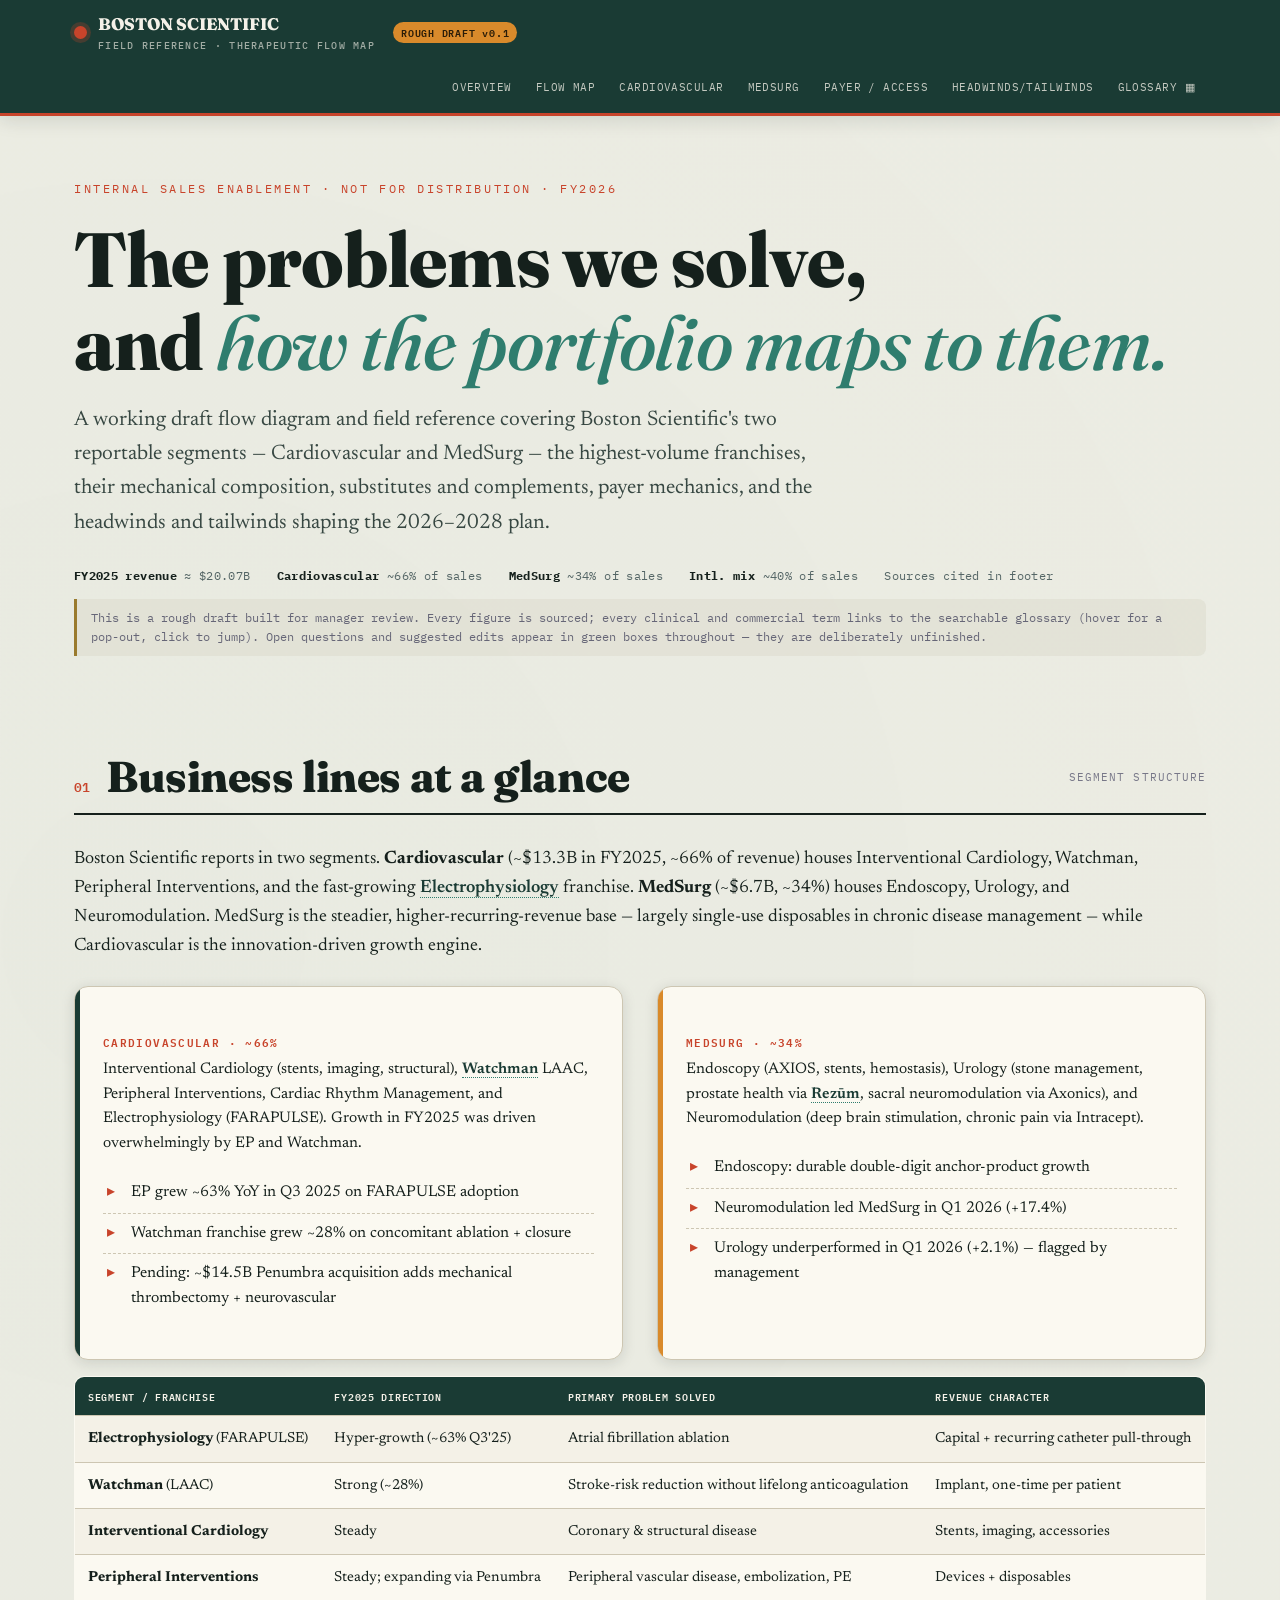
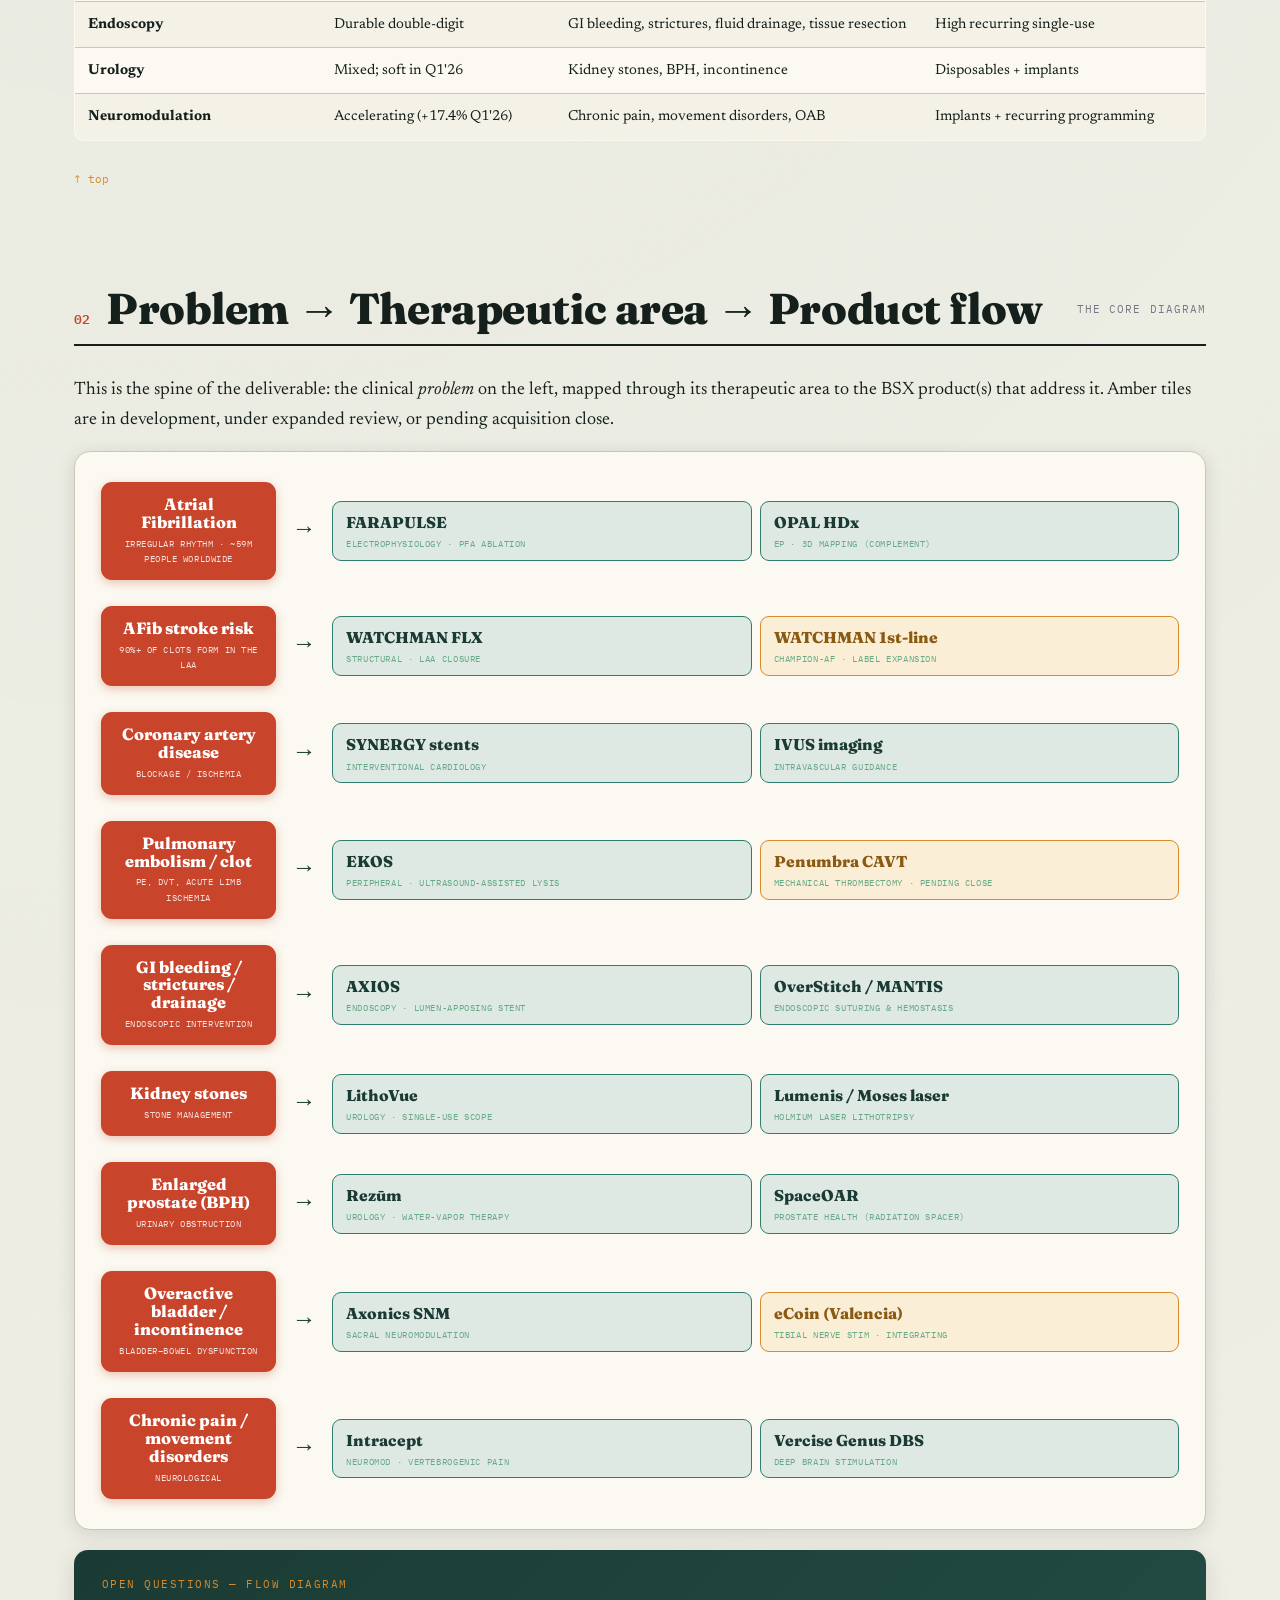
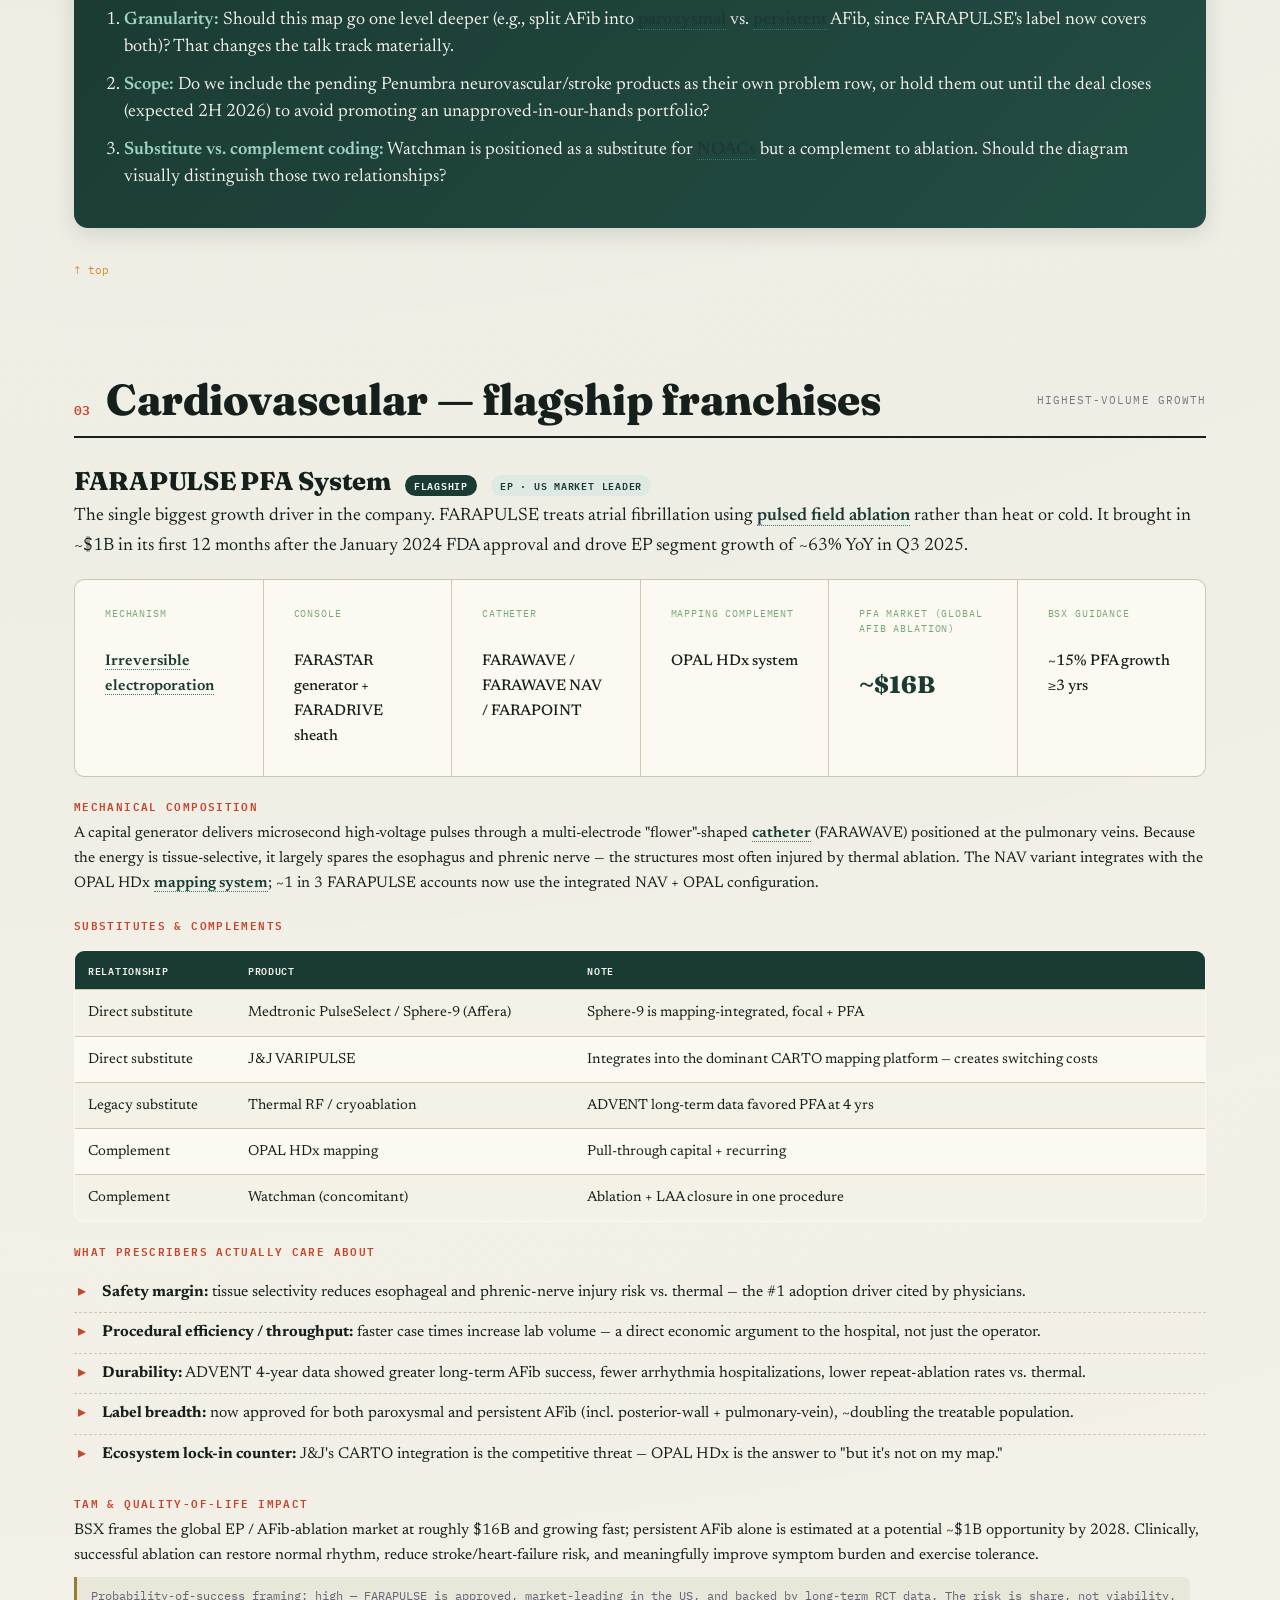
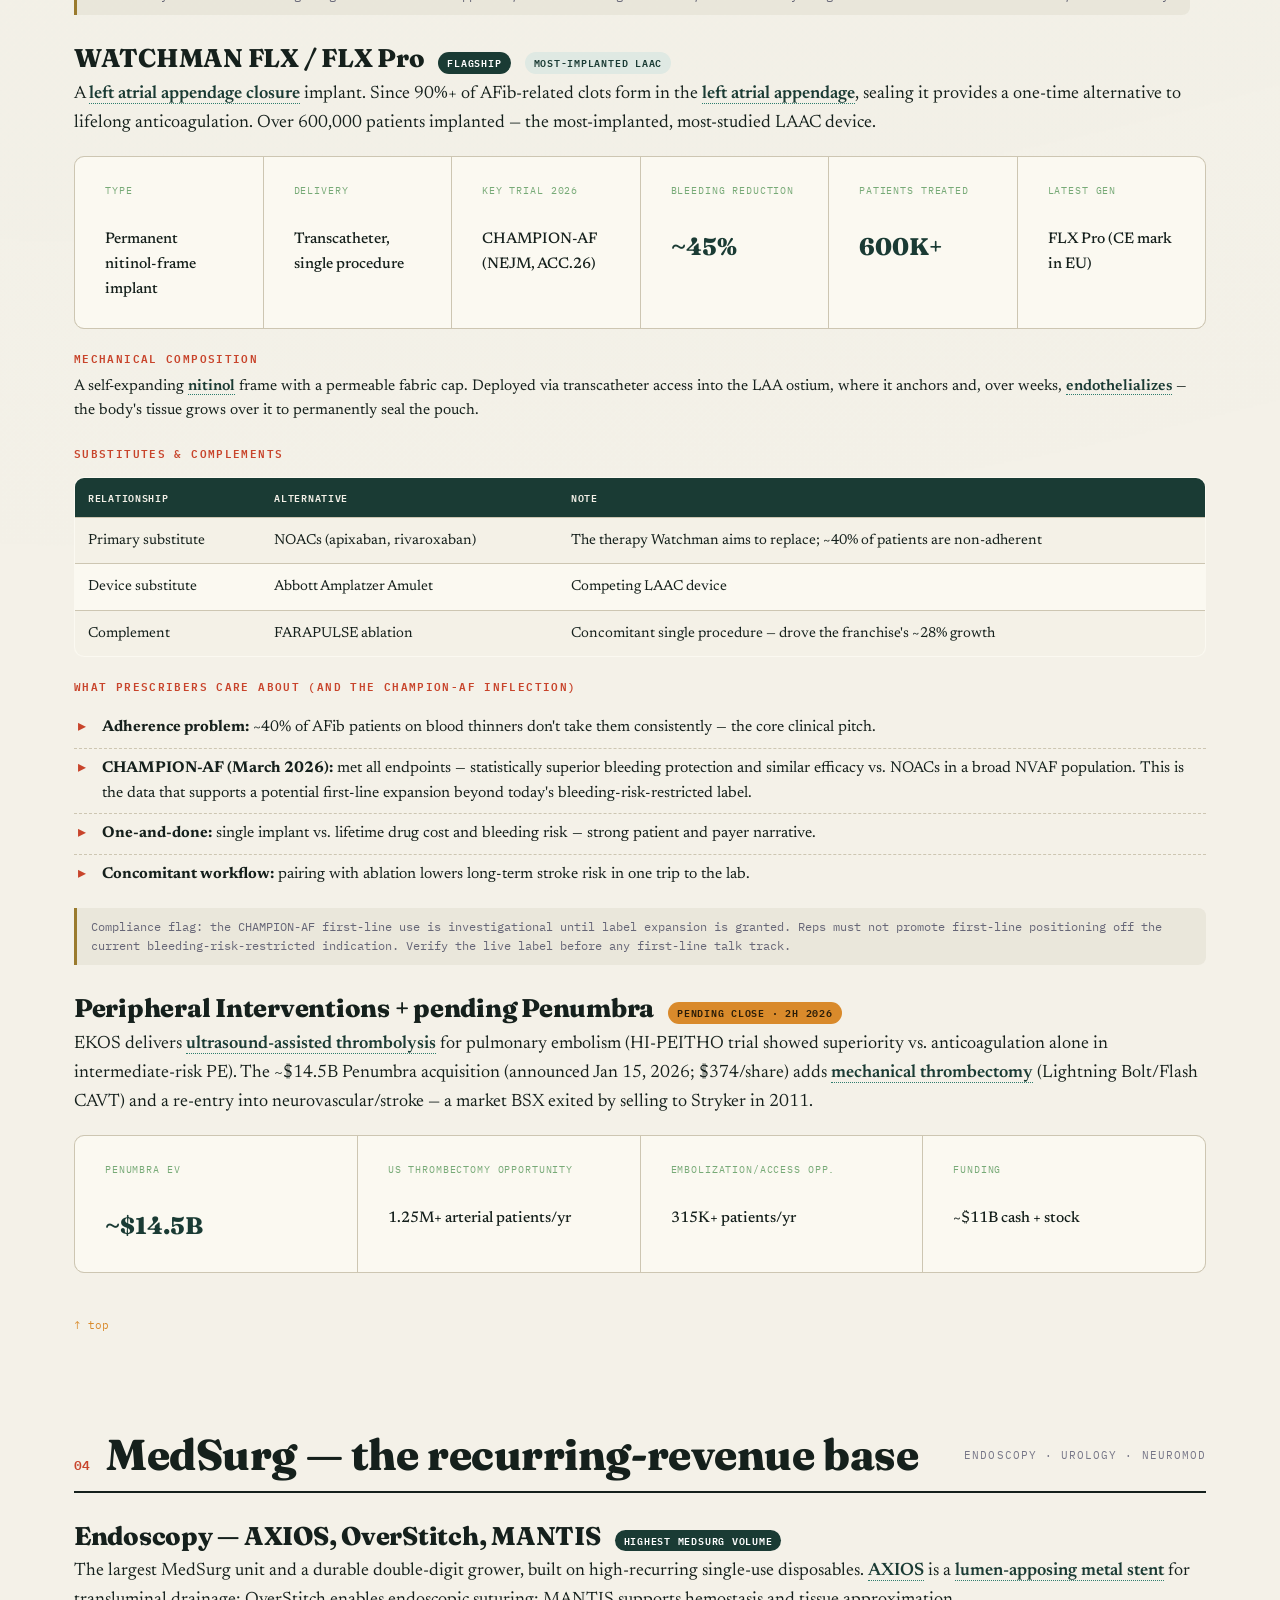
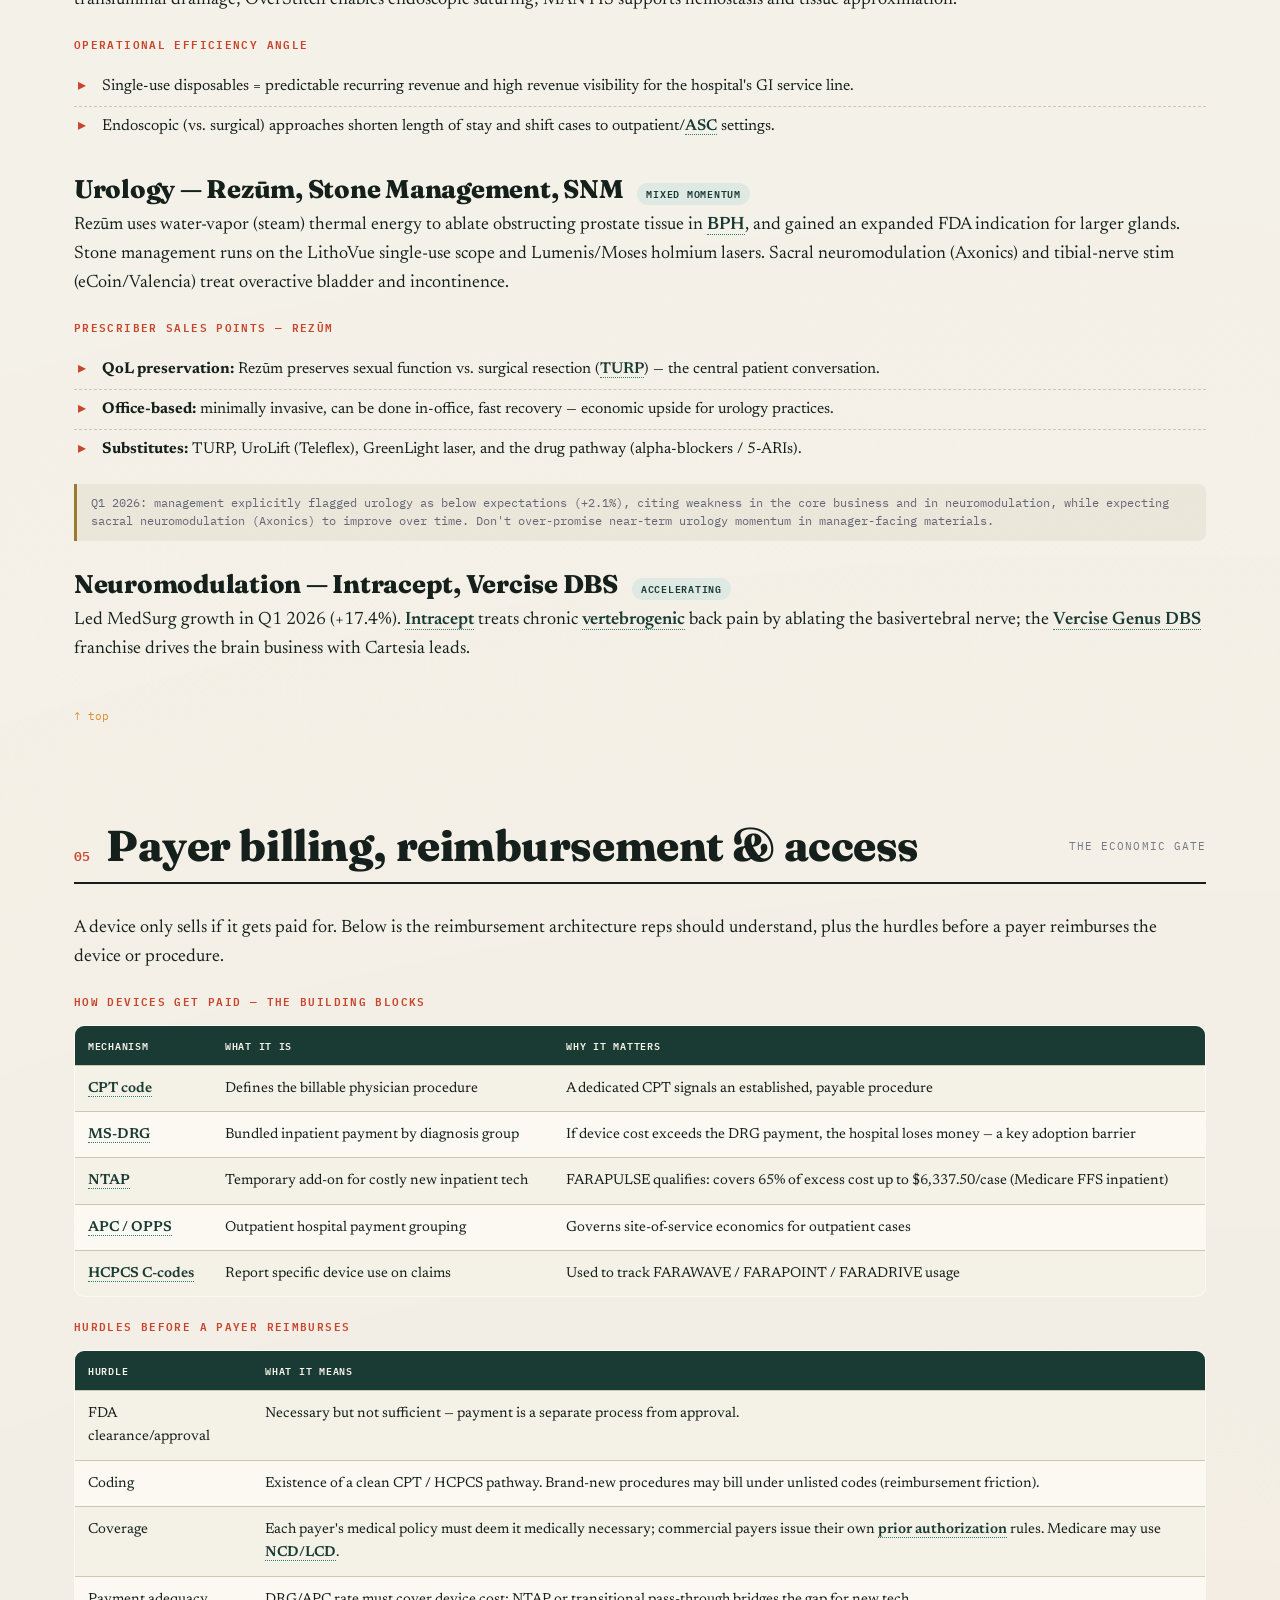
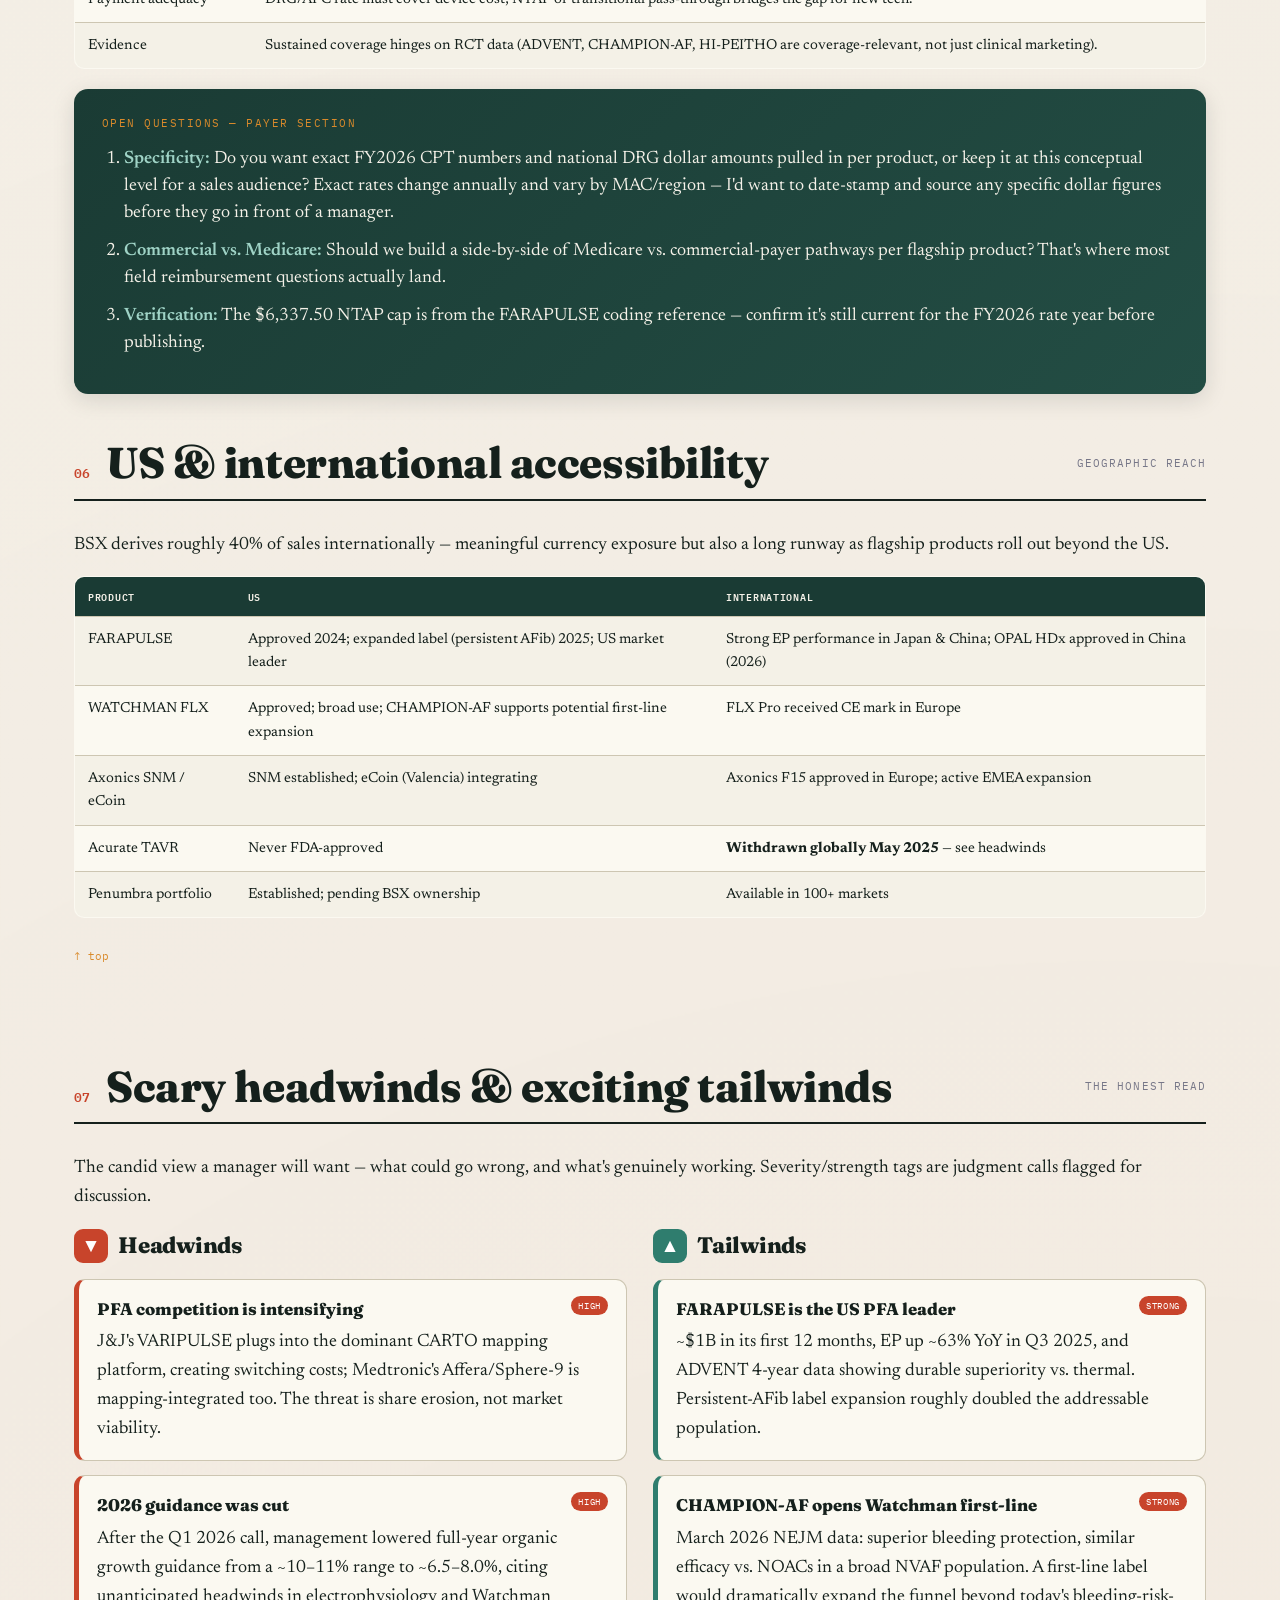
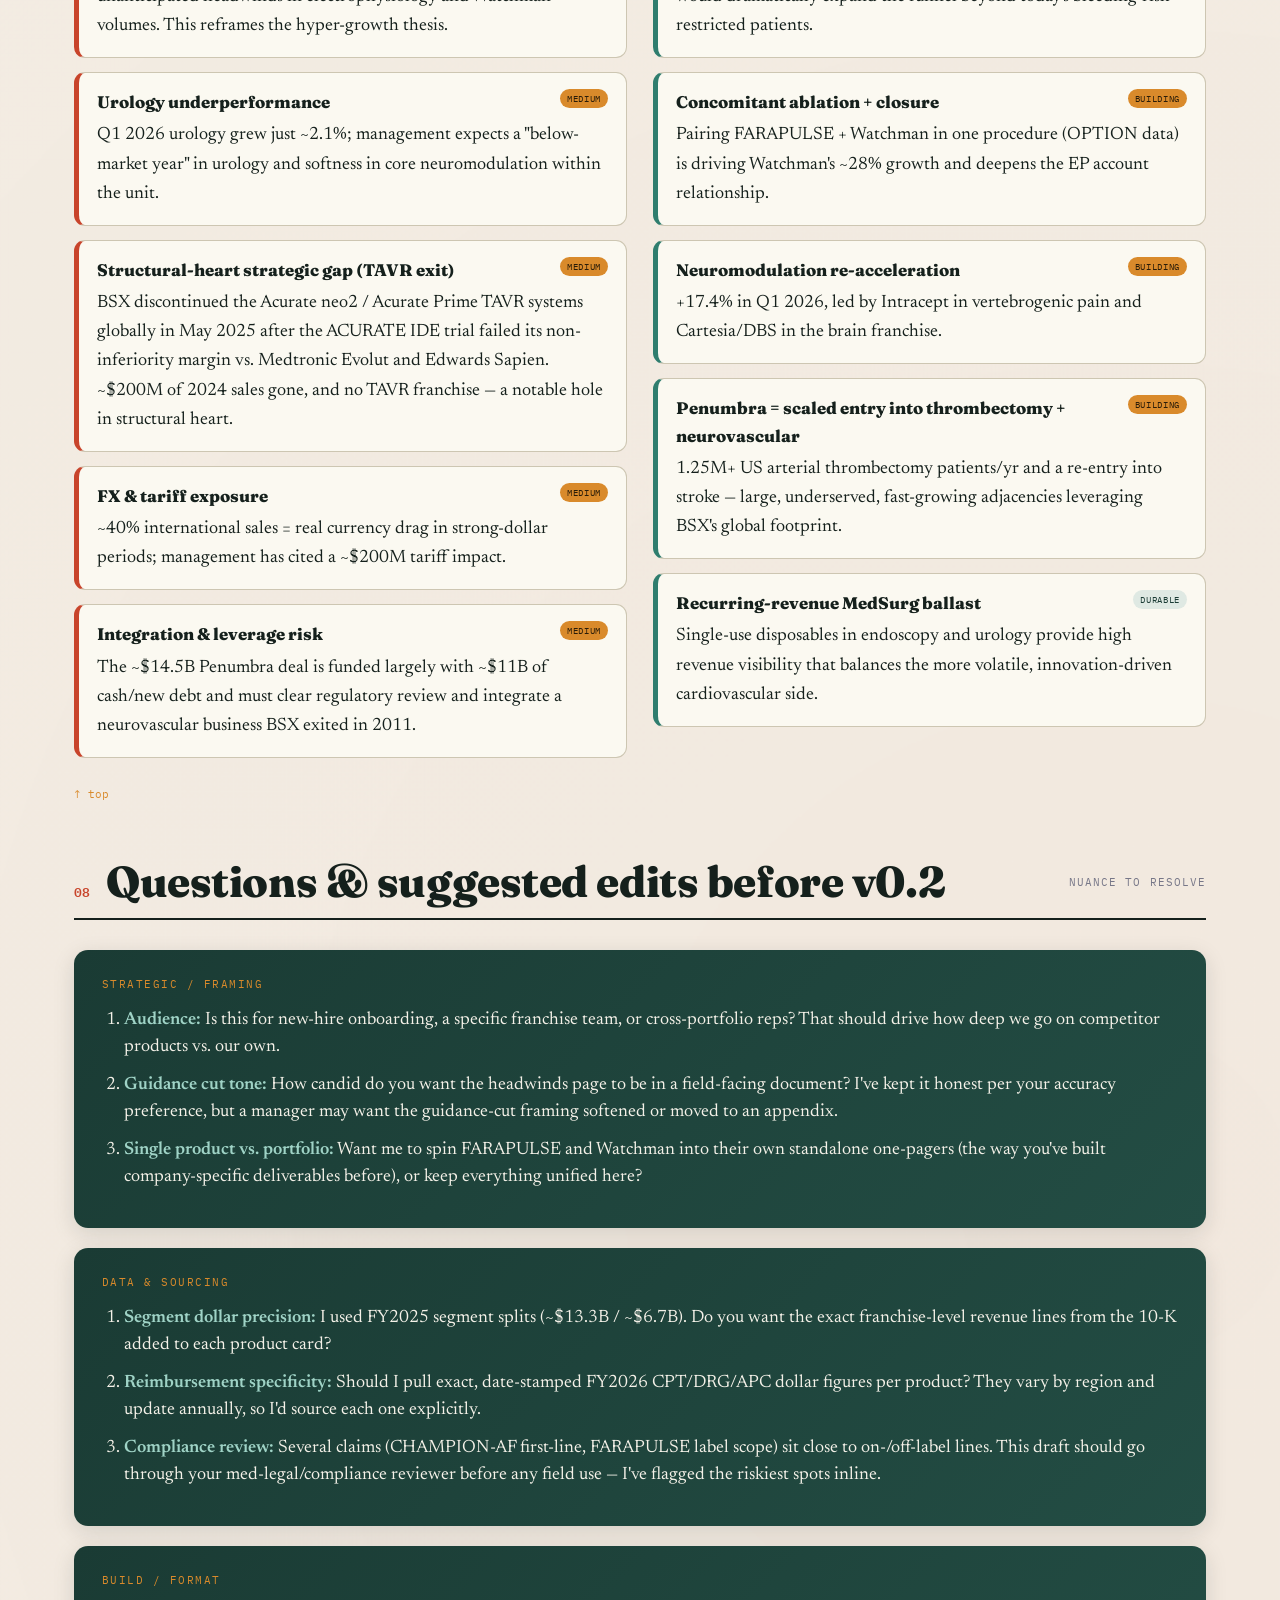
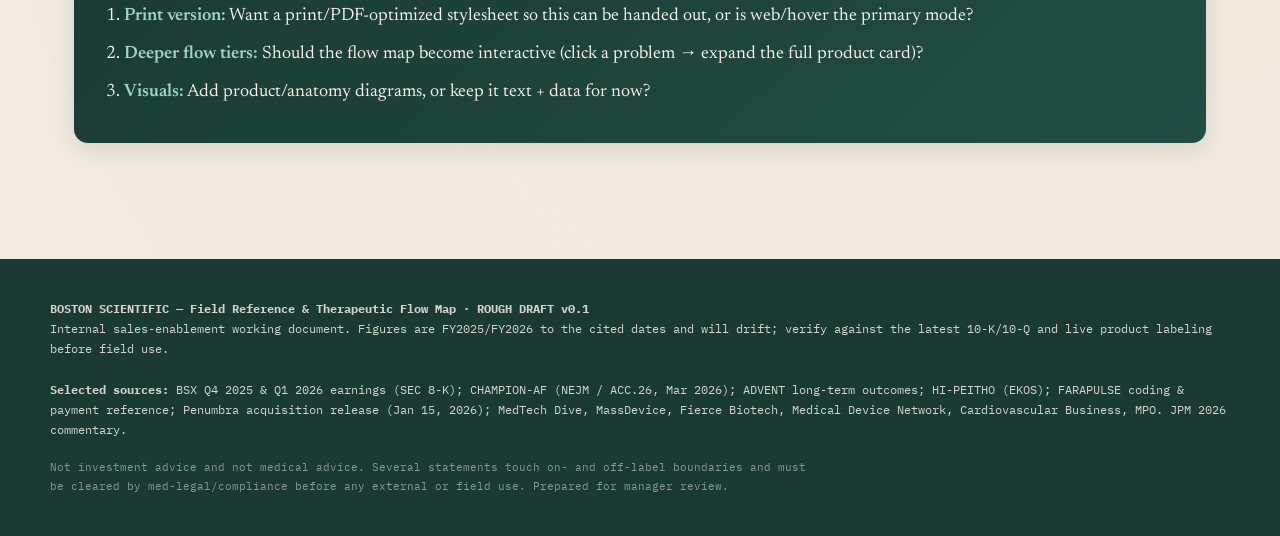
<file: artifact-gallery/content/claude/bsx_field_reference.html>
<!DOCTYPE html>
<html lang="en">
<head>
<meta charset="UTF-8">
<meta name="viewport" content="width=device-width, initial-scale=1.0">
<title>Boston Scientific — Field Reference & Therapeutic Flow Map (Draft)</title>
<link rel="preconnect" href="https://fonts.googleapis.com">
<link rel="preconnect" href="https://fonts.gstatic.com" crossorigin>
<link href="https://fonts.googleapis.com/css2?family=Fraunces:ital,opsz,wght@0,9..144,400;0,9..144,600;0,9..144,800;1,9..144,500&family=Newsreader:ital,opsz,wght@0,6..72,400;0,6..72,500;1,6..72,400&family=IBM+Plex+Mono:wght@400;500;600&display=swap" rel="stylesheet">
<style>
:root{
  --ink:#15201c;
  --paper:#f4f1e8;
  --paper-2:#ebe6d6;
  --bsx:#1a3b34;        /* deep clinical teal-green */
  --bsx-bright:#2f7d6e;
  --accent:#c8442b;      /* arterial red */
  --accent-2:#d98a2b;    /* amber */
  --gold:#9a7b2e;
  --line:#cdc6b2;
  --shadow:rgba(21,32,28,.13);
  --maxw:1180px;
}
*{box-sizing:border-box}
html{scroll-behavior:smooth}
body{
  margin:0;background:var(--paper);color:var(--ink);
  font-family:"Newsreader",Georgia,serif;font-size:18px;line-height:1.62;
  background-image:radial-gradient(circle at 12% 8%,rgba(47,125,110,.06),transparent 42%),radial-gradient(circle at 88% 92%,rgba(200,68,43,.05),transparent 40%);
  -webkit-font-smoothing:antialiased;
}
h1,h2,h3,h4{font-family:"Fraunces",Georgia,serif;line-height:1.08;font-weight:800;letter-spacing:-.01em}
.mono{font-family:"IBM Plex Mono",monospace}
a{color:var(--bsx-bright)}

/* ===== Top bar ===== */
.topbar{position:sticky;top:0;z-index:200;background:var(--bsx);color:var(--paper);
  border-bottom:3px solid var(--accent);box-shadow:0 4px 18px var(--shadow)}
.topbar-inner{max-width:var(--maxw);margin:0 auto;display:flex;align-items:center;gap:18px;
  padding:11px 24px;flex-wrap:wrap}
.brandmark{display:flex;align-items:center;gap:11px;font-family:"Fraunces";font-weight:800;font-size:1.05rem}
.brandmark .dot{width:13px;height:13px;border-radius:50%;background:var(--accent);box-shadow:0 0 0 4px rgba(200,68,43,.25)}
.brandmark small{font-family:"IBM Plex Mono";font-weight:500;opacity:.62;font-size:.62rem;letter-spacing:.13em;display:block;text-transform:uppercase}
nav.sections{display:flex;gap:2px;margin-left:auto;flex-wrap:wrap}
nav.sections a{color:var(--paper);text-decoration:none;font-family:"IBM Plex Mono";font-size:.7rem;
  letter-spacing:.04em;padding:6px 11px;border-radius:6px;opacity:.78;text-transform:uppercase;transition:.18s}
nav.sections a:hover{opacity:1;background:rgba(255,255,255,.1)}
.draft-flag{font-family:"IBM Plex Mono";font-size:.6rem;background:var(--accent-2);color:#2a1c08;
  padding:3px 8px;border-radius:20px;font-weight:600;letter-spacing:.08em}

/* ===== Hero ===== */
.hero{max-width:var(--maxw);margin:0 auto;padding:64px 24px 38px}
.hero .kicker{font-family:"IBM Plex Mono";font-size:.72rem;letter-spacing:.22em;text-transform:uppercase;color:var(--accent);margin-bottom:20px}
.hero h1{font-size:clamp(2.6rem,6vw,5rem);margin:0 0 18px}
.hero h1 em{font-style:italic;color:var(--bsx-bright);font-weight:500}
.hero .lede{font-size:1.32rem;max-width:760px;color:#374742}
.hero .meta{margin-top:26px;display:flex;gap:26px;flex-wrap:wrap;font-family:"IBM Plex Mono";font-size:.74rem;color:#566;letter-spacing:.03em}
.hero .meta b{color:var(--ink)}

/* ===== Layout ===== */
section.band{max-width:var(--maxw);margin:0 auto;padding:46px 24px}
.section-head{display:flex;align-items:baseline;gap:16px;border-bottom:2px solid var(--ink);padding-bottom:12px;margin-bottom:30px}
.section-head .num{font-family:"IBM Plex Mono";font-size:.82rem;color:var(--accent);font-weight:600}
.section-head h2{font-size:clamp(1.7rem,3.6vw,2.7rem);margin:0}
.section-head .tag{margin-left:auto;font-family:"IBM Plex Mono";font-size:.66rem;text-transform:uppercase;letter-spacing:.1em;color:#778;align-self:center}

p{margin:0 0 16px}
.cols2{display:grid;grid-template-columns:1fr 1fr;gap:34px}
@media(max-width:780px){.cols2{grid-template-columns:1fr}.topbar-inner{padding:10px 16px}nav.sections{width:100%;margin-left:0}}

/* ===== Glossary term inline ===== */
.term{color:var(--bsx);font-weight:600;border-bottom:1.5px dotted var(--bsx-bright);cursor:help;
  text-decoration:none;position:relative}
.term:hover{background:rgba(47,125,110,.1)}
.term .pop{visibility:hidden;opacity:0;position:absolute;left:50%;bottom:135%;transform:translateX(-50%) translateY(6px);
  width:min(330px,78vw);background:var(--ink);color:var(--paper);font-family:"Newsreader";font-weight:400;
  font-size:.86rem;line-height:1.5;padding:13px 15px;border-radius:9px;z-index:120;
  box-shadow:0 12px 34px rgba(0,0,0,.34);transition:.16s;pointer-events:none;border:1px solid var(--bsx-bright)}
.term .pop::after{content:"";position:absolute;top:100%;left:50%;transform:translateX(-50%);
  border:7px solid transparent;border-top-color:var(--ink)}
.term .pop b{font-family:"IBM Plex Mono";font-size:.62rem;letter-spacing:.1em;text-transform:uppercase;color:var(--accent-2);display:block;margin-bottom:4px}
.term:hover .pop,.term:focus .pop{visibility:visible;opacity:1;transform:translateX(-50%) translateY(0)}

/* ===== Cards & product blocks ===== */
.card{background:#fbf9f1;border:1px solid var(--line);border-radius:14px;padding:26px 28px;
  box-shadow:0 3px 14px var(--shadow);position:relative;overflow:hidden}
.card::before{content:"";position:absolute;left:0;top:0;bottom:0;width:5px;background:var(--bsx)}
.card.red::before{background:var(--accent)}
.card.amber::before{background:var(--accent-2)}
.product{margin:0 0 30px}
.product .ph{display:flex;align-items:baseline;gap:14px;flex-wrap:wrap;margin-bottom:6px}
.product .ph h3{font-size:1.6rem;margin:0}
.product .pill{font-family:"IBM Plex Mono";font-size:.6rem;text-transform:uppercase;letter-spacing:.08em;
  padding:3px 9px;border-radius:20px;font-weight:600}
.pill.flag{background:var(--bsx);color:#fff}
.pill.dev{background:var(--accent-2);color:#2a1c08}
.pill.risk{background:var(--accent);color:#fff}
.pill.mkt{background:#dfe9e3;color:var(--bsx)}

.specgrid{display:grid;grid-template-columns:repeat(auto-fit,minmax(168px,1fr));gap:1px;background:var(--line);
  border:1px solid var(--line);border-radius:10px;overflow:hidden;margin:18px 0}
.specgrid div{background:#fbf9f1;padding:13px 15px}
.specgrid .k{font-family:"IBM Plex Mono";font-size:.6rem;text-transform:uppercase;letter-spacing:.09em;color:#7a7;margin-bottom:3px}
.specgrid .v{font-size:.96rem;font-weight:500}
.specgrid .v.big{font-family:"Fraunces";font-size:1.5rem;font-weight:800;color:var(--bsx)}

.salespts{list-style:none;padding:0;margin:14px 0}
.salespts li{padding:7px 0 7px 28px;position:relative;font-size:.98rem;border-bottom:1px dashed var(--line)}
.salespts li::before{content:"▸";position:absolute;left:4px;color:var(--accent);font-size:1rem}
.salespts li:last-child{border-bottom:none}

.subhd{font-family:"IBM Plex Mono";font-size:.66rem;letter-spacing:.13em;text-transform:uppercase;
  color:var(--accent);margin:20px 0 8px;font-weight:600}

/* ===== Flow diagram ===== */
.flow{background:#fbf9f1;border:1px solid var(--line);border-radius:16px;padding:30px 26px;box-shadow:0 4px 18px var(--shadow);overflow-x:auto}
.flow-rail{display:flex;flex-direction:column;gap:26px;min-width:680px}
.flow-row{display:grid;grid-template-columns:175px 40px 1fr;align-items:center;gap:8px}
.flow-problem{background:var(--accent);color:#fff;border-radius:11px;padding:14px 16px;text-align:center;box-shadow:0 3px 10px rgba(200,68,43,.3)}
.flow-problem .t{font-family:"Fraunces";font-weight:800;font-size:1.02rem;line-height:1.1}
.flow-problem .s{font-family:"IBM Plex Mono";font-size:.58rem;opacity:.85;margin-top:4px;text-transform:uppercase;letter-spacing:.06em}
.flow-arrow{text-align:center;color:var(--bsx);font-size:1.5rem;font-weight:700}
.flow-sols{display:flex;gap:8px;flex-wrap:wrap}
.flow-sol{background:#dfe9e3;border:1px solid var(--bsx-bright);border-radius:9px;padding:8px 13px;flex:1;min-width:130px}
.flow-sol .name{font-family:"Fraunces";font-weight:800;color:var(--bsx);font-size:.98rem}
.flow-sol .area{font-family:"IBM Plex Mono";font-size:.56rem;text-transform:uppercase;letter-spacing:.07em;color:#6a8;margin-top:2px}
.flow-sol.dev{background:#fbeed6;border-color:var(--accent-2)}
.flow-sol.dev .name{color:#8a5a13}

/* ===== Tables ===== */
table.data{width:100%;border-collapse:collapse;margin:16px 0;font-size:.9rem;background:#fbf9f1;
  border:1px solid var(--line);border-radius:10px;overflow:hidden}
table.data th{background:var(--bsx);color:var(--paper);font-family:"IBM Plex Mono";font-size:.64rem;
  text-transform:uppercase;letter-spacing:.07em;padding:11px 13px;text-align:left;font-weight:600}
table.data td{padding:11px 13px;border-top:1px solid var(--line);vertical-align:top}
table.data tr:nth-child(even) td{background:rgba(203,198,178,.16)}

/* ===== Headwinds / tailwinds ===== */
.htgrid{display:grid;grid-template-columns:1fr 1fr;gap:26px}
@media(max-width:780px){.htgrid{grid-template-columns:1fr}.flow-row{grid-template-columns:120px 26px 1fr}}
.htcol h3{display:flex;align-items:center;gap:10px;font-size:1.4rem;margin:0 0 16px}
.htcol .ic{width:34px;height:34px;border-radius:9px;display:grid;place-items:center;font-size:1.2rem}
.wind{border:1px solid var(--line);border-radius:11px;padding:16px 18px;margin-bottom:14px;background:#fbf9f1}
.wind .wt{font-family:"Fraunces";font-weight:800;font-size:1.05rem;margin-bottom:5px}
.wind.head{border-left:5px solid var(--accent)}
.wind.tail{border-left:5px solid var(--bsx-bright)}
.wind .sev{font-family:"IBM Plex Mono";font-size:.58rem;text-transform:uppercase;letter-spacing:.07em;
  padding:2px 7px;border-radius:12px;float:right}
.sev.hi{background:var(--accent);color:#fff}.sev.med{background:var(--accent-2);color:#2a1c08}.sev.lo{background:#dfe9e3;color:var(--bsx)}

/* ===== Question / edit prompts ===== */
.qbox{background:linear-gradient(135deg,#1a3b34,#234d44);color:var(--paper);border-radius:14px;
  padding:26px 28px;margin:20px 0;box-shadow:0 6px 22px var(--shadow)}
.qbox .qh{font-family:"IBM Plex Mono";font-size:.66rem;letter-spacing:.14em;text-transform:uppercase;color:var(--accent-2);margin-bottom:14px}
.qbox ol{margin:0;padding-left:22px}
.qbox li{margin-bottom:11px;line-height:1.5}
.qbox li em{color:#9fd3c6;font-style:normal;font-weight:600}

/* ===== Glossary page ===== */
#glossary-page{display:none}
#glossary-page.active{display:block}
.gsearch{position:sticky;top:62px;z-index:80;background:var(--paper);padding:18px 0 14px;border-bottom:1px solid var(--line)}
.gsearch input{width:100%;font-family:"IBM Plex Mono";font-size:1rem;padding:15px 18px;border:2px solid var(--bsx);
  border-radius:11px;background:#fbf9f1;color:var(--ink)}
.gsearch input:focus{outline:none;border-color:var(--accent)}
.gcount{font-family:"IBM Plex Mono";font-size:.7rem;color:#778;margin-top:8px}
.gfilter{display:flex;gap:6px;flex-wrap:wrap;margin-top:12px}
.gfilter button{font-family:"IBM Plex Mono";font-size:.62rem;text-transform:uppercase;letter-spacing:.05em;
  padding:5px 12px;border-radius:20px;border:1px solid var(--bsx);background:transparent;color:var(--bsx);cursor:pointer;transition:.15s}
.gfilter button.on{background:var(--bsx);color:#fff}
.gentry{border-bottom:1px solid var(--line);padding:18px 0}
.gentry h4{font-size:1.2rem;margin:0 0 4px;display:flex;align-items:baseline;gap:10px;flex-wrap:wrap}
.gentry .cat{font-family:"IBM Plex Mono";font-size:.56rem;text-transform:uppercase;letter-spacing:.06em;
  padding:2px 8px;border-radius:12px;font-weight:600}
.cat.medical{background:#dfe9e3;color:var(--bsx)}
.cat.sales{background:#fbeed6;color:#8a5a13}
.cat.biology{background:#f3dcd6;color:var(--accent)}
.cat.buzz{background:#e4ddf0;color:#5a4a7a}
.gentry .def{font-size:.98rem;color:#37413d}
.gentry .impl{font-size:.84rem;color:#667;margin-top:6px;font-style:italic}
.gentry .impl b{font-style:normal;font-family:"IBM Plex Mono";font-size:.58rem;letter-spacing:.06em;text-transform:uppercase;color:var(--accent)}

footer{background:var(--bsx);color:var(--paper);margin-top:50px;padding:40px 24px}
footer .fi{max-width:var(--maxw);margin:0 auto;font-family:"IBM Plex Mono";font-size:.74rem;line-height:1.7;opacity:.85}
footer a{color:var(--accent-2)}
.disclaimer{font-size:.7rem;opacity:.6;margin-top:18px;max-width:760px}
.backtotop{display:inline-block;margin-top:14px;font-family:"IBM Plex Mono";font-size:.66rem;color:var(--accent-2);text-decoration:none}
.note{font-family:"IBM Plex Mono";font-size:.72rem;color:#667;background:rgba(203,198,178,.25);border-left:3px solid var(--gold);padding:10px 14px;border-radius:0 8px 8px 0;margin:14px 0}
</style>
</head>
<body>

<div class="topbar">
  <div class="topbar-inner">
    <div class="brandmark"><span class="dot"></span><div>BOSTON SCIENTIFIC<small>Field Reference · Therapeutic Flow Map</small></div></div>
    <span class="draft-flag">ROUGH DRAFT v0.1</span>
    <nav class="sections">
      <a href="#" onclick="showMain('overview');return false;">Overview</a>
      <a href="#" onclick="showMain('flow');return false;">Flow Map</a>
      <a href="#" onclick="showMain('cardio');return false;">Cardiovascular</a>
      <a href="#" onclick="showMain('medsurg');return false;">MedSurg</a>
      <a href="#" onclick="showMain('payer');return false;">Payer / Access</a>
      <a href="#" onclick="showMain('winds');return false;">Headwinds/Tailwinds</a>
      <a href="#" onclick="showGlossary();return false;">Glossary ▦</a>
    </nav>
  </div>
</div>

<div id="main-doc">
<!-- HERO -->
<div class="hero">
  <div class="kicker">Internal Sales Enablement · Not for distribution · FY2026</div>
  <h1>The problems we solve,<br>and <em>how the portfolio maps to them.</em></h1>
  <p class="lede">A working draft flow diagram and field reference covering Boston Scientific's two reportable segments — Cardiovascular and MedSurg — the highest-volume franchises, their mechanical composition, substitutes and complements, payer mechanics, and the headwinds and tailwinds shaping the 2026–2028 plan.</p>
  <div class="meta">
    <span><b>FY2025 revenue</b> ≈ $20.07B</span>
    <span><b>Cardiovascular</b> ~66% of sales</span>
    <span><b>MedSurg</b> ~34% of sales</span>
    <span><b>Intl. mix</b> ~40% of sales</span>
    <span class="mono">Sources cited in footer</span>
  </div>
  <div class="note">This is a rough draft built for manager review. Every figure is sourced; every clinical and commercial term links to the searchable glossary (hover for a pop-out, click to jump). Open questions and suggested edits appear in green boxes throughout — they are deliberately unfinished.</div>
</div>

<!-- OVERVIEW -->
<section class="band" data-main="overview">
  <div class="section-head"><span class="num">01</span><h2>Business lines at a glance</h2><span class="tag">Segment structure</span></div>
  <p>Boston Scientific reports in two segments. <strong>Cardiovascular</strong> (~$13.3B in FY2025, ~66% of revenue) houses Interventional Cardiology, Watchman, Peripheral Interventions, and the fast-growing <span class="term" data-term="ep">Electrophysiology<span class="pop"><b>Electrophysiology (EP)</b>The study and treatment of the heart's electrical system; BSX's EP franchise is anchored by FARAPULSE pulsed field ablation.</span></span> franchise. <strong>MedSurg</strong> (~$6.7B, ~34%) houses Endoscopy, Urology, and Neuromodulation. MedSurg is the steadier, higher-recurring-revenue base — largely single-use disposables in chronic disease management — while Cardiovascular is the innovation-driven growth engine.</p>

  <div class="cols2" style="margin-top:24px">
    <div class="card">
      <div class="subhd">Cardiovascular · ~66%</div>
      <p style="font-size:.96rem">Interventional Cardiology (stents, imaging, structural), <span class="term" data-term="watchman">Watchman<span class="pop"><b>WATCHMAN FLX</b>Left atrial appendage closure implant; a one-time alternative to lifelong blood thinners for stroke-risk reduction in non-valvular AFib.</span></span> LAAC, Peripheral Interventions, Cardiac Rhythm Management, and Electrophysiology (FARAPULSE). Growth in FY2025 was driven overwhelmingly by EP and Watchman.</p>
      <ul class="salespts">
        <li>EP grew ~63% YoY in Q3 2025 on FARAPULSE adoption</li>
        <li>Watchman franchise grew ~28% on concomitant ablation + closure</li>
        <li>Pending: ~$14.5B Penumbra acquisition adds mechanical thrombectomy + neurovascular</li>
      </ul>
    </div>
    <div class="card amber">
      <div class="subhd">MedSurg · ~34%</div>
      <p style="font-size:.96rem">Endoscopy (AXIOS, stents, hemostasis), Urology (stone management, prostate health via <span class="term" data-term="rezum">Rezūm<span class="pop"><b>Rezūm</b>Water-vapor (steam) thermal therapy that ablates excess prostate tissue to relieve BPH, preserving sexual function vs. surgery.</span></span>, sacral neuromodulation via Axonics), and Neuromodulation (deep brain stimulation, chronic pain via Intracept).</p>
      <ul class="salespts">
        <li>Endoscopy: durable double-digit anchor-product growth</li>
        <li>Neuromodulation led MedSurg in Q1 2026 (+17.4%)</li>
        <li>Urology underperformed in Q1 2026 (+2.1%) — flagged by management</li>
      </ul>
    </div>
  </div>

  <table class="data">
    <tr><th>Segment / Franchise</th><th>FY2025 direction</th><th>Primary problem solved</th><th>Revenue character</th></tr>
    <tr><td><b>Electrophysiology</b> (FARAPULSE)</td><td>Hyper-growth (~63% Q3'25)</td><td>Atrial fibrillation ablation</td><td>Capital + recurring catheter pull-through</td></tr>
    <tr><td><b>Watchman</b> (LAAC)</td><td>Strong (~28%)</td><td>Stroke-risk reduction without lifelong anticoagulation</td><td>Implant, one-time per patient</td></tr>
    <tr><td><b>Interventional Cardiology</b></td><td>Steady</td><td>Coronary & structural disease</td><td>Stents, imaging, accessories</td></tr>
    <tr><td><b>Peripheral Interventions</b></td><td>Steady; expanding via Penumbra</td><td>Peripheral vascular disease, embolization, PE</td><td>Devices + disposables</td></tr>
    <tr><td><b>Endoscopy</b></td><td>Durable double-digit</td><td>GI bleeding, strictures, fluid drainage, tissue resection</td><td>High recurring single-use</td></tr>
    <tr><td><b>Urology</b></td><td>Mixed; soft in Q1'26</td><td>Kidney stones, BPH, incontinence</td><td>Disposables + implants</td></tr>
    <tr><td><b>Neuromodulation</b></td><td>Accelerating (+17.4% Q1'26)</td><td>Chronic pain, movement disorders, OAB</td><td>Implants + recurring programming</td></tr>
  </table>
  <a class="backtotop" href="#" onclick="window.scrollTo(0,0);return false;">↑ top</a>
</section>

<!-- FLOW DIAGRAM -->
<section class="band" data-main="flow">
  <div class="section-head"><span class="num">02</span><h2>Problem → Therapeutic area → Product flow</h2><span class="tag">The core diagram</span></div>
  <p>This is the spine of the deliverable: the clinical <em>problem</em> on the left, mapped through its therapeutic area to the BSX product(s) that address it. Amber tiles are in development, under expanded review, or pending acquisition close.</p>

  <div class="flow">
    <div class="flow-rail">

      <div class="flow-row">
        <div class="flow-problem"><div class="t">Atrial Fibrillation</div><div class="s">Irregular rhythm · ~59M people worldwide</div></div>
        <div class="flow-arrow">→</div>
        <div class="flow-sols">
          <div class="flow-sol"><div class="name">FARAPULSE</div><div class="area">Electrophysiology · PFA ablation</div></div>
          <div class="flow-sol"><div class="name">OPAL HDx</div><div class="area">EP · 3D mapping (complement)</div></div>
        </div>
      </div>

      <div class="flow-row">
        <div class="flow-problem"><div class="t">AFib stroke risk</div><div class="s">90%+ of clots form in the LAA</div></div>
        <div class="flow-arrow">→</div>
        <div class="flow-sols">
          <div class="flow-sol"><div class="name">WATCHMAN FLX</div><div class="area">Structural · LAA closure</div></div>
          <div class="flow-sol dev"><div class="name">WATCHMAN 1st-line</div><div class="area">CHAMPION-AF · label expansion</div></div>
        </div>
      </div>

      <div class="flow-row">
        <div class="flow-problem"><div class="t">Coronary artery disease</div><div class="s">Blockage / ischemia</div></div>
        <div class="flow-arrow">→</div>
        <div class="flow-sols">
          <div class="flow-sol"><div class="name">SYNERGY stents</div><div class="area">Interventional cardiology</div></div>
          <div class="flow-sol"><div class="name">IVUS imaging</div><div class="area">Intravascular guidance</div></div>
        </div>
      </div>

      <div class="flow-row">
        <div class="flow-problem"><div class="t">Pulmonary embolism / clot</div><div class="s">PE, DVT, acute limb ischemia</div></div>
        <div class="flow-arrow">→</div>
        <div class="flow-sols">
          <div class="flow-sol"><div class="name">EKOS</div><div class="area">Peripheral · ultrasound-assisted lysis</div></div>
          <div class="flow-sol dev"><div class="name">Penumbra CAVT</div><div class="area">Mechanical thrombectomy · pending close</div></div>
        </div>
      </div>

      <div class="flow-row">
        <div class="flow-problem"><div class="t">GI bleeding / strictures / drainage</div><div class="s">Endoscopic intervention</div></div>
        <div class="flow-arrow">→</div>
        <div class="flow-sols">
          <div class="flow-sol"><div class="name">AXIOS</div><div class="area">Endoscopy · lumen-apposing stent</div></div>
          <div class="flow-sol"><div class="name">OverStitch / MANTIS</div><div class="area">Endoscopic suturing & hemostasis</div></div>
        </div>
      </div>

      <div class="flow-row">
        <div class="flow-problem"><div class="t">Kidney stones</div><div class="s">Stone management</div></div>
        <div class="flow-arrow">→</div>
        <div class="flow-sols">
          <div class="flow-sol"><div class="name">LithoVue</div><div class="area">Urology · single-use scope</div></div>
          <div class="flow-sol"><div class="name">Lumenis / Moses laser</div><div class="area">Holmium laser lithotripsy</div></div>
        </div>
      </div>

      <div class="flow-row">
        <div class="flow-problem"><div class="t">Enlarged prostate (BPH)</div><div class="s">Urinary obstruction</div></div>
        <div class="flow-arrow">→</div>
        <div class="flow-sols">
          <div class="flow-sol"><div class="name">Rezūm</div><div class="area">Urology · water-vapor therapy</div></div>
          <div class="flow-sol"><div class="name">SpaceOAR</div><div class="area">Prostate health (radiation spacer)</div></div>
        </div>
      </div>

      <div class="flow-row">
        <div class="flow-problem"><div class="t">Overactive bladder / incontinence</div><div class="s">Bladder–bowel dysfunction</div></div>
        <div class="flow-arrow">→</div>
        <div class="flow-sols">
          <div class="flow-sol"><div class="name">Axonics SNM</div><div class="area">Sacral neuromodulation</div></div>
          <div class="flow-sol dev"><div class="name">eCoin (Valencia)</div><div class="area">Tibial nerve stim · integrating</div></div>
        </div>
      </div>

      <div class="flow-row">
        <div class="flow-problem"><div class="t">Chronic pain / movement disorders</div><div class="s">Neurological</div></div>
        <div class="flow-arrow">→</div>
        <div class="flow-sols">
          <div class="flow-sol"><div class="name">Intracept</div><div class="area">Neuromod · vertebrogenic pain</div></div>
          <div class="flow-sol"><div class="name">Vercise Genus DBS</div><div class="area">Deep brain stimulation</div></div>
        </div>
      </div>

    </div>
  </div>

  <div class="qbox">
    <div class="qh">Open questions — flow diagram</div>
    <ol>
      <li><em>Granularity:</em> Should this map go one level deeper (e.g., split AFib into <span class="term" data-term="paroxysmal">paroxysmal<span class="pop"><b>Paroxysmal AFib</b>Intermittent AFib episodes that self-terminate within 7 days; the original FARAPULSE indication.</span></span> vs. <span class="term" data-term="persistent">persistent<span class="pop"><b>Persistent AFib</b>AFib lasting ≥7 days; FARAPULSE gained expanded FDA approval here in 2025, roughly doubling the treatable population.</span></span> AFib, since FARAPULSE's label now covers both)? That changes the talk track materially.</li>
      <li><em>Scope:</em> Do we include the pending Penumbra neurovascular/stroke products as their own problem row, or hold them out until the deal closes (expected 2H 2026) to avoid promoting an unapproved-in-our-hands portfolio?</li>
      <li><em>Substitute vs. complement coding:</em> Watchman is positioned as a substitute for <span class="term" data-term="noac">NOACs<span class="pop"><b>NOAC</b>Non-vitamin-K oral anticoagulant (e.g., apixaban, rivaroxaban) — the "blood thinner" Watchman aims to replace.</span></span> but a complement to ablation. Should the diagram visually distinguish those two relationships?</li>
    </ol>
  </div>
  <a class="backtotop" href="#" onclick="window.scrollTo(0,0);return false;">↑ top</a>
</section>

<!-- CARDIOVASCULAR DEEP DIVE -->
<section class="band" data-main="cardio">
  <div class="section-head"><span class="num">03</span><h2>Cardiovascular — flagship franchises</h2><span class="tag">Highest-volume growth</span></div>

  <!-- FARAPULSE -->
  <div class="product">
    <div class="ph"><h3>FARAPULSE PFA System</h3><span class="pill flag">Flagship</span><span class="pill mkt">EP · US market leader</span></div>
    <p>The single biggest growth driver in the company. FARAPULSE treats atrial fibrillation using <span class="term" data-term="pfa">pulsed field ablation<span class="pop"><b>Pulsed Field Ablation (PFA)</b>Non-thermal ablation that uses short, high-voltage electrical pulses to destroy heart tissue via irreversible electroporation, selectively sparing nearby structures.</span></span> rather than heat or cold. It brought in ~$1B in its first 12 months after the January 2024 FDA approval and drove EP segment growth of ~63% YoY in Q3 2025.</p>

    <div class="specgrid">
      <div><div class="k">Mechanism</div><div class="v"><span class="term" data-term="ire">Irreversible electroporation<span class="pop"><b>Irreversible Electroporation (IRE)</b>The cell-killing mechanism behind PFA: electric fields punch permanent pores in cell membranes, causing targeted cell death.</span></span></div></div>
      <div><div class="k">Console</div><div class="v">FARASTAR generator + FARADRIVE sheath</div></div>
      <div><div class="k">Catheter</div><div class="v">FARAWAVE / FARAWAVE NAV / FARAPOINT</div></div>
      <div><div class="k">Mapping complement</div><div class="v">OPAL HDx system</div></div>
      <div><div class="k">PFA market (global AFib ablation)</div><div class="v big">~$16B</div></div>
      <div><div class="k">BSX guidance</div><div class="v">~15% PFA growth ≥3 yrs</div></div>
    </div>

    <div class="subhd">Mechanical composition</div>
    <p style="font-size:.96rem">A capital generator delivers microsecond high-voltage pulses through a multi-electrode "flower"-shaped <span class="term" data-term="catheter">catheter<span class="pop"><b>Catheter</b>A thin flexible tube threaded through vasculature to the treatment site; the FARAWAVE catheter delivers the ablation energy.</span></span> (FARAWAVE) positioned at the pulmonary veins. Because the energy is tissue-selective, it largely spares the esophagus and phrenic nerve — the structures most often injured by thermal ablation. The NAV variant integrates with the OPAL HDx <span class="term" data-term="mapping">mapping system<span class="pop"><b>Electroanatomic mapping</b>3D visualization of the heart's chambers and electrical activity to guide catheter placement; reduces fluoroscopy and improves precision.</span></span>; ~1 in 3 FARAPULSE accounts now use the integrated NAV + OPAL configuration.</p>

    <div class="subhd">Substitutes & complements</div>
    <table class="data">
      <tr><th>Relationship</th><th>Product</th><th>Note</th></tr>
      <tr><td>Direct substitute</td><td>Medtronic PulseSelect / Sphere-9 (Affera)</td><td>Sphere-9 is mapping-integrated, focal + PFA</td></tr>
      <tr><td>Direct substitute</td><td>J&J VARIPULSE</td><td>Integrates into the dominant CARTO mapping platform — creates switching costs</td></tr>
      <tr><td>Legacy substitute</td><td>Thermal RF / cryoablation</td><td>ADVENT long-term data favored PFA at 4 yrs</td></tr>
      <tr><td>Complement</td><td>OPAL HDx mapping</td><td>Pull-through capital + recurring</td></tr>
      <tr><td>Complement</td><td>Watchman (concomitant)</td><td>Ablation + LAA closure in one procedure</td></tr>
    </table>

    <div class="subhd">What prescribers actually care about</div>
    <ul class="salespts">
      <li><b>Safety margin:</b> tissue selectivity reduces esophageal and phrenic-nerve injury risk vs. thermal — the #1 adoption driver cited by physicians.</li>
      <li><b>Procedural efficiency / throughput:</b> faster case times increase lab volume — a direct economic argument to the hospital, not just the operator.</li>
      <li><b>Durability:</b> ADVENT 4-year data showed greater long-term AFib success, fewer arrhythmia hospitalizations, lower repeat-ablation rates vs. thermal.</li>
      <li><b>Label breadth:</b> now approved for both paroxysmal and persistent AFib (incl. posterior-wall + pulmonary-vein), ~doubling the treatable population.</li>
      <li><b>Ecosystem lock-in counter:</b> J&J's CARTO integration is the competitive threat — OPAL HDx is the answer to "but it's not on my map."</li>
    </ul>

    <div class="subhd">TAM & quality-of-life impact</div>
    <p style="font-size:.96rem">BSX frames the global EP / AFib-ablation market at roughly $16B and growing fast; persistent AFib alone is estimated at a potential ~$1B opportunity by 2028. Clinically, successful ablation can restore normal rhythm, reduce stroke/heart-failure risk, and meaningfully improve symptom burden and exercise tolerance. <span class="note" style="display:inline-block;margin:8px 0 0">Probability-of-success framing: high — FARAPULSE is approved, market-leading in the US, and backed by long-term RCT data. The risk is share, not viability.</span></p>
  </div>

  <!-- WATCHMAN -->
  <div class="product">
    <div class="ph"><h3>WATCHMAN FLX / FLX Pro</h3><span class="pill flag">Flagship</span><span class="pill mkt">Most-implanted LAAC</span></div>
    <p>A <span class="term" data-term="laac">left atrial appendage closure<span class="pop"><b>LAAC</b>Left atrial appendage closure — sealing off the small heart pouch where most AFib-related clots form, removing the need for lifelong blood thinners.</span></span> implant. Since 90%+ of AFib-related clots form in the <span class="term" data-term="laa">left atrial appendage<span class="pop"><b>Left Atrial Appendage (LAA)</b>A small pouch in the left atrium; the dominant site of clot formation in non-valvular AFib.</span></span>, sealing it provides a one-time alternative to lifelong anticoagulation. Over 600,000 patients implanted — the most-implanted, most-studied LAAC device.</p>

    <div class="specgrid">
      <div><div class="k">Type</div><div class="v">Permanent nitinol-frame implant</div></div>
      <div><div class="k">Delivery</div><div class="v">Transcatheter, single procedure</div></div>
      <div><div class="k">Key trial 2026</div><div class="v">CHAMPION-AF (NEJM, ACC.26)</div></div>
      <div><div class="k">Bleeding reduction</div><div class="v big">~45%</div></div>
      <div><div class="k">Patients treated</div><div class="v big">600K+</div></div>
      <div><div class="k">Latest gen</div><div class="v">FLX Pro (CE mark in EU)</div></div>
    </div>

    <div class="subhd">Mechanical composition</div>
    <p style="font-size:.96rem">A self-expanding <span class="term" data-term="nitinol">nitinol<span class="pop"><b>Nitinol</b>A nickel-titanium shape-memory alloy that self-expands to a preset shape at body temperature; the structural frame of many implants.</span></span> frame with a permeable fabric cap. Deployed via transcatheter access into the LAA ostium, where it anchors and, over weeks, <span class="term" data-term="endothelialization">endothelializes<span class="pop"><b>Endothelialization</b>The process by which the body's own tissue grows over an implant surface, sealing it into the vessel/chamber wall.</span></span> — the body's tissue grows over it to permanently seal the pouch.</p>

    <div class="subhd">Substitutes & complements</div>
    <table class="data">
      <tr><th>Relationship</th><th>Alternative</th><th>Note</th></tr>
      <tr><td>Primary substitute</td><td>NOACs (apixaban, rivaroxaban)</td><td>The therapy Watchman aims to replace; ~40% of patients are non-adherent</td></tr>
      <tr><td>Device substitute</td><td>Abbott Amplatzer Amulet</td><td>Competing LAAC device</td></tr>
      <tr><td>Complement</td><td>FARAPULSE ablation</td><td>Concomitant single procedure — drove the franchise's ~28% growth</td></tr>
    </table>

    <div class="subhd">What prescribers care about (and the CHAMPION-AF inflection)</div>
    <ul class="salespts">
      <li><b>Adherence problem:</b> ~40% of AFib patients on blood thinners don't take them consistently — the core clinical pitch.</li>
      <li><b>CHAMPION-AF (March 2026):</b> met all endpoints — statistically superior bleeding protection and similar efficacy vs. NOACs in a broad NVAF population. This is the data that supports a potential first-line expansion beyond today's bleeding-risk-restricted label.</li>
      <li><b>One-and-done:</b> single implant vs. lifetime drug cost and bleeding risk — strong patient and payer narrative.</li>
      <li><b>Concomitant workflow:</b> pairing with ablation lowers long-term stroke risk in one trip to the lab.</li>
    </ul>
    <div class="note">Compliance flag: the CHAMPION-AF first-line use is investigational until label expansion is granted. Reps must not promote first-line positioning off the current bleeding-risk-restricted indication. Verify the live label before any first-line talk track.</div>
  </div>

  <!-- PERIPHERAL / PENUMBRA -->
  <div class="product">
    <div class="ph"><h3>Peripheral Interventions + pending Penumbra</h3><span class="pill dev">Pending close · 2H 2026</span></div>
    <p>EKOS delivers <span class="term" data-term="ultrasoundlysis">ultrasound-assisted thrombolysis<span class="pop"><b>Ultrasound-assisted thrombolysis</b>Uses ultrasound energy to loosen a clot's fibrin structure so clot-dissolving drugs work faster and at lower doses (EKOS).</span></span> for pulmonary embolism (HI-PEITHO trial showed superiority vs. anticoagulation alone in intermediate-risk PE). The ~$14.5B Penumbra acquisition (announced Jan 15, 2026; $374/share) adds <span class="term" data-term="thrombectomy">mechanical thrombectomy<span class="pop"><b>Mechanical thrombectomy</b>Physically removing a blood clot with a device (e.g., computer-assisted vacuum aspiration) rather than dissolving it with drugs.</span></span> (Lightning Bolt/Flash CAVT) and a re-entry into neurovascular/stroke — a market BSX exited by selling to Stryker in 2011.</p>
    <div class="specgrid">
      <div><div class="k">Penumbra EV</div><div class="v big">~$14.5B</div></div>
      <div><div class="k">US thrombectomy opportunity</div><div class="v">1.25M+ arterial patients/yr</div></div>
      <div><div class="k">Embolization/access opp.</div><div class="v">315K+ patients/yr</div></div>
      <div><div class="k">Funding</div><div class="v">~$11B cash + stock</div></div>
    </div>
  </div>
  <a class="backtotop" href="#" onclick="window.scrollTo(0,0);return false;">↑ top</a>
</section>

<!-- MEDSURG DEEP DIVE -->
<section class="band" data-main="medsurg">
  <div class="section-head"><span class="num">04</span><h2>MedSurg — the recurring-revenue base</h2><span class="tag">Endoscopy · Urology · Neuromod</span></div>

  <div class="product">
    <div class="ph"><h3>Endoscopy — AXIOS, OverStitch, MANTIS</h3><span class="pill flag">Highest MedSurg volume</span></div>
    <p>The largest MedSurg unit and a durable double-digit grower, built on high-recurring single-use disposables. <span class="term" data-term="axios">AXIOS<span class="pop"><b>AXIOS Stent</b>A lumen-apposing metal stent (LAMS) that creates a drainage channel between two organs/cavities under endoscopic ultrasound guidance — e.g., draining pancreatic fluid collections.</span></span> is a <span class="term" data-term="lams">lumen-apposing metal stent<span class="pop"><b>LAMS</b>Lumen-Apposing Metal Stent — a dumbbell-shaped stent that holds two lumens together to create a drainage or access route.</span></span> for transluminal drainage; OverStitch enables endoscopic suturing; MANTIS supports hemostasis and tissue approximation.</p>
    <div class="subhd">Operational efficiency angle</div>
    <ul class="salespts">
      <li>Single-use disposables = predictable recurring revenue and high revenue visibility for the hospital's GI service line.</li>
      <li>Endoscopic (vs. surgical) approaches shorten length of stay and shift cases to outpatient/<span class="term" data-term="asc">ASC<span class="pop"><b>ASC</b>Ambulatory Surgery Center — outpatient facility; site-of-service shift from hospital to ASC is a major economic and reimbursement theme.</span></span> settings.</li>
    </ul>
  </div>

  <div class="product">
    <div class="ph"><h3>Urology — Rezūm, Stone Management, SNM</h3><span class="pill mkt">Mixed momentum</span></div>
    <p>Rezūm uses water-vapor (steam) thermal energy to ablate obstructing prostate tissue in <span class="term" data-term="bph">BPH<span class="pop"><b>BPH</b>Benign Prostatic Hyperplasia — non-cancerous prostate enlargement causing urinary obstruction; very high prevalence in aging men.</span></span>, and gained an expanded FDA indication for larger glands. Stone management runs on the LithoVue single-use scope and Lumenis/Moses holmium lasers. Sacral neuromodulation (Axonics) and tibial-nerve stim (eCoin/Valencia) treat overactive bladder and incontinence.</p>
    <div class="subhd">Prescriber sales points — Rezūm</div>
    <ul class="salespts">
      <li><b>QoL preservation:</b> Rezūm preserves sexual function vs. surgical resection (<span class="term" data-term="turp">TURP<span class="pop"><b>TURP</b>Transurethral Resection of the Prostate — the surgical gold-standard for BPH; effective but carries higher sexual-dysfunction risk and longer recovery.</span></span>) — the central patient conversation.</li>
      <li><b>Office-based:</b> minimally invasive, can be done in-office, fast recovery — economic upside for urology practices.</li>
      <li><b>Substitutes:</b> TURP, UroLift (Teleflex), GreenLight laser, and the drug pathway (alpha-blockers / 5-ARIs).</li>
    </ul>
    <div class="note">Q1 2026: management explicitly flagged urology as below expectations (+2.1%), citing weakness in the core business and in neuromodulation, while expecting sacral neuromodulation (Axonics) to improve over time. Don't over-promise near-term urology momentum in manager-facing materials.</div>
  </div>

  <div class="product">
    <div class="ph"><h3>Neuromodulation — Intracept, Vercise DBS</h3><span class="pill mkt">Accelerating</span></div>
    <p>Led MedSurg growth in Q1 2026 (+17.4%). <span class="term" data-term="intracept">Intracept<span class="pop"><b>Intracept</b>A minimally invasive procedure ablating the basivertebral nerve to treat chronic vertebrogenic (bone-origin) low-back pain.</span></span> treats chronic <span class="term" data-term="vertebrogenic">vertebrogenic<span class="pop"><b>Vertebrogenic pain</b>Chronic low-back pain originating from damaged vertebral endplates, signaled via the basivertebral nerve.</span></span> back pain by ablating the basivertebral nerve; the <span class="term" data-term="dbs">Vercise Genus DBS<span class="pop"><b>Deep Brain Stimulation (DBS)</b>Implanted electrodes deliver electrical pulses to specific brain targets to treat Parkinson's and other movement disorders.</span></span> franchise drives the brain business with Cartesia leads.</p>
  </div>
  <a class="backtotop" href="#" onclick="window.scrollTo(0,0);return false;">↑ top</a>
</section>

<!-- PAYER / ACCESS -->
<section class="band" data-main="payer">
  <div class="section-head"><span class="num">05</span><h2>Payer billing, reimbursement & access</h2><span class="tag">The economic gate</span></div>
  <p>A device only sells if it gets paid for. Below is the reimbursement architecture reps should understand, plus the hurdles before a payer reimburses the device or procedure.</p>

  <div class="subhd">How devices get paid — the building blocks</div>
  <table class="data">
    <tr><th>Mechanism</th><th>What it is</th><th>Why it matters</th></tr>
    <tr><td><span class="term" data-term="cpt">CPT code<span class="pop"><b>CPT</b>Current Procedural Terminology — AMA-maintained codes that define and bill physician procedures. No clean CPT = friction.</span></span></td><td>Defines the billable physician procedure</td><td>A dedicated CPT signals an established, payable procedure</td></tr>
    <tr><td><span class="term" data-term="drg">MS-DRG<span class="pop"><b>MS-DRG</b>Medicare Severity Diagnosis-Related Group — bundled inpatient payment based on diagnosis, not itemized device cost.</span></span></td><td>Bundled inpatient payment by diagnosis group</td><td>If device cost exceeds the DRG payment, the hospital loses money — a key adoption barrier</td></tr>
    <tr><td><span class="term" data-term="ntap">NTAP<span class="pop"><b>NTAP</b>New Technology Add-on Payment — temporary extra Medicare inpatient payment for costly new tech, bridging the gap until DRG rates catch up.</span></span></td><td>Temporary add-on for costly new inpatient tech</td><td>FARAPULSE qualifies: covers 65% of excess cost up to $6,337.50/case (Medicare FFS inpatient)</td></tr>
    <tr><td><span class="term" data-term="appc">APC / OPPS<span class="pop"><b>APC / OPPS</b>Ambulatory Payment Classification under the Outpatient Prospective Payment System — how Medicare pays for hospital outpatient procedures.</span></span></td><td>Outpatient hospital payment grouping</td><td>Governs site-of-service economics for outpatient cases</td></tr>
    <tr><td><span class="term" data-term="hcpcs">HCPCS C-codes<span class="pop"><b>HCPCS C-codes</b>Codes used to report device categories on outpatient hospital claims (e.g., FARAWAVE catheters, FARADRIVE sheath).</span></span></td><td>Report specific device use on claims</td><td>Used to track FARAWAVE / FARAPOINT / FARADRIVE usage</td></tr>
  </table>

  <div class="subhd">Hurdles before a payer reimburses</div>
  <table class="data">
    <tr><th>Hurdle</th><th>What it means</th></tr>
    <tr><td>FDA clearance/approval</td><td>Necessary but not sufficient — payment is a separate process from approval.</td></tr>
    <tr><td>Coding</td><td>Existence of a clean CPT / HCPCS pathway. Brand-new procedures may bill under unlisted codes (reimbursement friction).</td></tr>
    <tr><td>Coverage</td><td>Each payer's medical policy must deem it medically necessary; commercial payers issue their own <span class="term" data-term="priorauth">prior authorization<span class="pop"><b>Prior Authorization</b>Payer requirement to approve a procedure before it's performed; a common access bottleneck and abandonment driver.</span></span> rules. Medicare may use <span class="term" data-term="ncd">NCD/LCD<span class="pop"><b>NCD / LCD</b>National / Local Coverage Determination — Medicare's rules on whether and when a service is covered.</span></span>.</td></tr>
    <tr><td>Payment adequacy</td><td>DRG/APC rate must cover device cost; NTAP or transitional pass-through bridges the gap for new tech.</td></tr>
    <tr><td>Evidence</td><td>Sustained coverage hinges on RCT data (ADVENT, CHAMPION-AF, HI-PEITHO are coverage-relevant, not just clinical marketing).</td></tr>
  </table>

  <div class="qbox">
    <div class="qh">Open questions — payer section</div>
    <ol>
      <li><em>Specificity:</em> Do you want exact FY2026 CPT numbers and national DRG dollar amounts pulled in per product, or keep it at this conceptual level for a sales audience? Exact rates change annually and vary by MAC/region — I'd want to date-stamp and source any specific dollar figures before they go in front of a manager.</li>
      <li><em>Commercial vs. Medicare:</em> Should we build a side-by-side of Medicare vs. commercial-payer pathways per flagship product? That's where most field reimbursement questions actually land.</li>
      <li><em>Verification:</em> The $6,337.50 NTAP cap is from the FARAPULSE coding reference — confirm it's still current for the FY2026 rate year before publishing.</li>
    </ol>
  </div>

  <div class="section-head" style="margin-top:46px"><span class="num">06</span><h2>US & international accessibility</h2><span class="tag">Geographic reach</span></div>
  <p>BSX derives roughly 40% of sales internationally — meaningful currency exposure but also a long runway as flagship products roll out beyond the US.</p>
  <table class="data">
    <tr><th>Product</th><th>US</th><th>International</th></tr>
    <tr><td>FARAPULSE</td><td>Approved 2024; expanded label (persistent AFib) 2025; US market leader</td><td>Strong EP performance in Japan & China; OPAL HDx approved in China (2026)</td></tr>
    <tr><td>WATCHMAN FLX</td><td>Approved; broad use; CHAMPION-AF supports potential first-line expansion</td><td>FLX Pro received CE mark in Europe</td></tr>
    <tr><td>Axonics SNM / eCoin</td><td>SNM established; eCoin (Valencia) integrating</td><td>Axonics F15 approved in Europe; active EMEA expansion</td></tr>
    <tr><td>Acurate TAVR</td><td>Never FDA-approved</td><td><b>Withdrawn globally May 2025</b> — see headwinds</td></tr>
    <tr><td>Penumbra portfolio</td><td>Established; pending BSX ownership</td><td>Available in 100+ markets</td></tr>
  </table>
  <a class="backtotop" href="#" onclick="window.scrollTo(0,0);return false;">↑ top</a>
</section>

<!-- HEADWINDS / TAILWINDS -->
<section class="band" data-main="winds">
  <div class="section-head"><span class="num">07</span><h2>Scary headwinds & exciting tailwinds</h2><span class="tag">The honest read</span></div>
  <p>The candid view a manager will want — what could go wrong, and what's genuinely working. Severity/strength tags are judgment calls flagged for discussion.</p>

  <div class="htgrid">
    <div class="htcol">
      <h3><span class="ic" style="background:var(--accent);color:#fff">▼</span>Headwinds</h3>

      <div class="wind head"><span class="sev hi">High</span><div class="wt">PFA competition is intensifying</div>
        J&J's VARIPULSE plugs into the dominant CARTO mapping platform, creating switching costs; Medtronic's Affera/Sphere-9 is mapping-integrated too. The threat is share erosion, not market viability.</div>

      <div class="wind head"><span class="sev hi">High</span><div class="wt">2026 guidance was cut</div>
        After the Q1 2026 call, management lowered full-year organic growth guidance from a ~10–11% range to ~6.5–8.0%, citing unanticipated headwinds in electrophysiology and Watchman volumes. This reframes the hyper-growth thesis.</div>

      <div class="wind head"><span class="sev med">Medium</span><div class="wt">Urology underperformance</div>
        Q1 2026 urology grew just ~2.1%; management expects a "below-market year" in urology and softness in core neuromodulation within the unit.</div>

      <div class="wind head"><span class="sev med">Medium</span><div class="wt">Structural-heart strategic gap (TAVR exit)</div>
        BSX discontinued the Acurate neo2 / Acurate Prime TAVR systems globally in May 2025 after the ACURATE IDE trial failed its non-inferiority margin vs. Medtronic Evolut and Edwards Sapien. ~$200M of 2024 sales gone, and no TAVR franchise — a notable hole in structural heart.</div>

      <div class="wind head"><span class="sev med">Medium</span><div class="wt">FX & tariff exposure</div>
        ~40% international sales = real currency drag in strong-dollar periods; management has cited a ~$200M tariff impact.</div>

      <div class="wind head"><span class="sev med">Medium</span><div class="wt">Integration & leverage risk</div>
        The ~$14.5B Penumbra deal is funded largely with ~$11B of cash/new debt and must clear regulatory review and integrate a neurovascular business BSX exited in 2011.</div>
    </div>

    <div class="htcol">
      <h3><span class="ic" style="background:var(--bsx-bright);color:#fff">▲</span>Tailwinds</h3>

      <div class="wind tail"><span class="sev hi">Strong</span><div class="wt">FARAPULSE is the US PFA leader</div>
        ~$1B in its first 12 months, EP up ~63% YoY in Q3 2025, and ADVENT 4-year data showing durable superiority vs. thermal. Persistent-AFib label expansion roughly doubled the addressable population.</div>

      <div class="wind tail"><span class="sev hi">Strong</span><div class="wt">CHAMPION-AF opens Watchman first-line</div>
        March 2026 NEJM data: superior bleeding protection, similar efficacy vs. NOACs in a broad NVAF population. A first-line label would dramatically expand the funnel beyond today's bleeding-risk-restricted patients.</div>

      <div class="wind tail"><span class="sev med">Building</span><div class="wt">Concomitant ablation + closure</div>
        Pairing FARAPULSE + Watchman in one procedure (OPTION data) is driving Watchman's ~28% growth and deepens the EP account relationship.</div>

      <div class="wind tail"><span class="sev med">Building</span><div class="wt">Neuromodulation re-acceleration</div>
        +17.4% in Q1 2026, led by Intracept in vertebrogenic pain and Cartesia/DBS in the brain franchise.</div>

      <div class="wind tail"><span class="sev med">Building</span><div class="wt">Penumbra = scaled entry into thrombectomy + neurovascular</div>
        1.25M+ US arterial thrombectomy patients/yr and a re-entry into stroke — large, underserved, fast-growing adjacencies leveraging BSX's global footprint.</div>

      <div class="wind tail"><span class="sev lo">Durable</span><div class="wt">Recurring-revenue MedSurg ballast</div>
        Single-use disposables in endoscopy and urology provide high revenue visibility that balances the more volatile, innovation-driven cardiovascular side.</div>
    </div>
  </div>
  <a class="backtotop" href="#" onclick="window.scrollTo(0,0);return false;">↑ top</a>

  <!-- CLOSING QUESTIONS -->
  <div class="section-head" style="margin-top:50px"><span class="num">08</span><h2>Questions & suggested edits before v0.2</h2><span class="tag">Nuance to resolve</span></div>
  <div class="qbox">
    <div class="qh">Strategic / framing</div>
    <ol>
      <li><em>Audience:</em> Is this for new-hire onboarding, a specific franchise team, or cross-portfolio reps? That should drive how deep we go on competitor products vs. our own.</li>
      <li><em>Guidance cut tone:</em> How candid do you want the headwinds page to be in a field-facing document? I've kept it honest per your accuracy preference, but a manager may want the guidance-cut framing softened or moved to an appendix.</li>
      <li><em>Single product vs. portfolio:</em> Want me to spin FARAPULSE and Watchman into their own standalone one-pagers (the way you've built company-specific deliverables before), or keep everything unified here?</li>
    </ol>
  </div>
  <div class="qbox">
    <div class="qh">Data & sourcing</div>
    <ol>
      <li><em>Segment dollar precision:</em> I used FY2025 segment splits (~$13.3B / ~$6.7B). Do you want the exact franchise-level revenue lines from the 10-K added to each product card?</li>
      <li><em>Reimbursement specificity:</em> Should I pull exact, date-stamped FY2026 CPT/DRG/APC dollar figures per product? They vary by region and update annually, so I'd source each one explicitly.</li>
      <li><em>Compliance review:</em> Several claims (CHAMPION-AF first-line, FARAPULSE label scope) sit close to on-/off-label lines. This draft should go through your med-legal/compliance reviewer before any field use — I've flagged the riskiest spots inline.</li>
    </ol>
  </div>
  <div class="qbox">
    <div class="qh">Build / format</div>
    <ol>
      <li><em>Print version:</em> Want a print/PDF-optimized stylesheet so this can be handed out, or is web/hover the primary mode?</li>
      <li><em>Deeper flow tiers:</em> Should the flow map become interactive (click a problem → expand the full product card)?</li>
      <li><em>Visuals:</em> Add product/anatomy diagrams, or keep it text + data for now?</li>
    </ol>
  </div>
</section>
</div><!-- /main-doc -->

<!-- GLOSSARY PAGE -->
<div id="glossary-page">
  <section class="band">
    <div class="section-head"><span class="num">▦</span><h2>Searchable Glossary</h2><span class="tag">Sales · Medical · Biology · Buzzwords</span></div>
    <p>Every flagged term in the document. Each entry carries a sales/cost note and a medical implication. Search by term or definition; filter by category.</p>
    <div class="gsearch">
      <input id="gsearchInput" type="text" placeholder="Search terms, definitions, implications…" autocomplete="off">
      <div class="gcount" id="gcount"></div>
      <div class="gfilter" id="gfilter">
        <button class="on" data-cat="all">All</button>
        <button data-cat="medical">Medical</button>
        <button data-cat="biology">Biology / MOA</button>
        <button data-cat="sales">Sales / Cost</button>
      </div>
    </div>
    <div id="glist"></div>
    <a class="backtotop" href="#" onclick="showMain('overview');return false;">← back to document</a>
  </section>
</div>

<footer>
  <div class="fi">
    <strong>BOSTON SCIENTIFIC — Field Reference & Therapeutic Flow Map · ROUGH DRAFT v0.1</strong><br>
    Internal sales-enablement working document. Figures are FY2025/FY2026 to the cited dates and will drift; verify against the latest 10-K/10-Q and live product labeling before field use.<br><br>
    <b>Selected sources:</b> BSX Q4 2025 & Q1 2026 earnings (SEC 8-K); CHAMPION-AF (NEJM / ACC.26, Mar 2026); ADVENT long-term outcomes; HI-PEITHO (EKOS); FARAPULSE coding & payment reference; Penumbra acquisition release (Jan 15, 2026); MedTech Dive, MassDevice, Fierce Biotech, Medical Device Network, Cardiovascular Business, MPO. JPM 2026 commentary.
    <div class="disclaimer">Not investment advice and not medical advice. Several statements touch on- and off-label boundaries and must be cleared by med-legal/compliance before any external or field use. Prepared for manager review.</div>
  </div>
</footer>

<script>
/* ===== Glossary data: single source of truth ===== */
const GLOSSARY = {
  ep:{t:"Electrophysiology (EP)",cat:"medical",def:"The study and treatment of the heart's electrical conduction system; the BSX franchise anchored by FARAPULSE pulsed field ablation.",sales:"Fastest-growing cardiovascular franchise; capital generator placement drives recurring catheter pull-through.",med:"Targets arrhythmias, principally atrial fibrillation."},
  pfa:{t:"Pulsed Field Ablation (PFA)",cat:"biology",def:"Non-thermal cardiac ablation using short high-voltage electrical pulses to destroy tissue via irreversible electroporation, selectively sparing adjacent structures.",sales:"The category BSX leads in the US; framed as the new standard of care for AFib ablation.",med:"Lower risk of esophageal/phrenic-nerve injury vs. thermal RF or cryoablation."},
  ire:{t:"Irreversible Electroporation (IRE)",cat:"biology",def:"The cell-killing mechanism behind PFA: pulsed electric fields create permanent pores in cell membranes, causing targeted cell death.",sales:"The mechanistic story reps use to explain PFA's tissue selectivity.",med:"Cardiac myocytes are more susceptible than esophageal/nerve tissue at the energies used."},
  ablation:{t:"Ablation",cat:"medical",def:"Deliberate destruction of small areas of heart tissue to interrupt abnormal electrical signals causing arrhythmia.",sales:"Core EP procedure; market BSX targets with FARAPULSE.",med:"Can restore normal rhythm and reduce stroke/heart-failure risk."},
  catheter:{t:"Catheter",cat:"medical",def:"A thin flexible tube threaded through the vasculature to a treatment site; the FARAWAVE catheter delivers ablation energy.",sales:"Recurring single-use consumable — the razor-blade economics of EP.",med:"Access typically via femoral vein."},
  mapping:{t:"Electroanatomic Mapping",cat:"medical",def:"3D visualization of heart chamber anatomy and electrical activity used to guide catheter placement.",sales:"OPAL HDx is BSX's mapping complement; counters J&J CARTO ecosystem lock-in.",med:"Reduces fluoroscopy exposure and improves ablation precision."},
  watchman:{t:"WATCHMAN FLX",cat:"medical",def:"A transcatheter left atrial appendage closure (LAAC) implant offering a one-time alternative to lifelong oral anticoagulation for stroke-risk reduction in non-valvular AFib.",sales:"Most-implanted, most-studied LAAC device; 600K+ patients; ~28% franchise growth.",med:"Seals the LAA where 90%+ of AFib clots form."},
  laac:{t:"LAAC",cat:"medical",def:"Left Atrial Appendage Closure — mechanically sealing the heart pouch where most AFib clots originate to reduce stroke risk.",sales:"Positioned as substitute for NOACs, complement to ablation.",med:"Removes the need for lifelong blood thinners in eligible patients."},
  laa:{t:"Left Atrial Appendage (LAA)",cat:"biology",def:"A small pouch off the left atrium; the dominant site of clot formation in non-valvular AFib.",sales:"The anatomical basis of the entire Watchman pitch.",med:">90% of NVAF-related clots form here."},
  nitinol:{t:"Nitinol",cat:"biology",def:"A nickel-titanium shape-memory alloy that self-expands to a preset shape at body temperature; structural frame of many implants.",sales:"Enables minimally invasive transcatheter delivery — smaller access, faster recovery.",med:"Self-expanding frames conform to variable anatomy."},
  endothelialization:{t:"Endothelialization",cat:"biology",def:"The process by which the body's own endothelial tissue grows over an implant surface, sealing it into the chamber/vessel wall.",sales:"Supports the 'permanent, one-and-done' Watchman narrative.",med:"Completes the seal over weeks post-implant."},
  noac:{t:"NOAC",cat:"medical",def:"Non-vitamin-K Oral Anticoagulant (e.g., apixaban, rivaroxaban) — modern blood thinners for stroke prevention in AFib.",sales:"The therapy Watchman aims to replace; ~40% of patients are non-adherent.",med:"Effective but carry ongoing bleeding risk and adherence challenges."},
  paroxysmal:{t:"Paroxysmal AFib",cat:"medical",def:"Intermittent AFib episodes that self-terminate within 7 days.",sales:"FARAPULSE's original indication.",med:"Often progresses to persistent AFib if untreated."},
  persistent:{t:"Persistent AFib",cat:"medical",def:"AFib lasting 7 days or longer.",sales:"FARAPULSE expanded label (2025) ~doubled the treatable population; ~$1B opportunity by 2028.",med:"Harder to treat; may require posterior-wall ablation."},
  thrombectomy:{t:"Mechanical Thrombectomy",cat:"medical",def:"Physically removing a blood clot with a device (e.g., computer-assisted vacuum aspiration) rather than dissolving it pharmacologically.",sales:"Core of the Penumbra acquisition; 1.25M+ US arterial patients/yr.",med:"Used in PE, DVT, stroke, acute limb ischemia."},
  ultrasoundlysis:{t:"Ultrasound-assisted Thrombolysis",cat:"biology",def:"Uses ultrasound energy to loosen a clot's fibrin matrix so clot-dissolving drugs work faster and at lower doses (EKOS).",sales:"HI-PEITHO data showed superiority vs. anticoagulation alone in intermediate-risk PE.",med:"Lower drug dose may reduce bleeding risk."},
  axios:{t:"AXIOS Stent",cat:"medical",def:"A lumen-apposing metal stent placed under endoscopic ultrasound to create a drainage channel between organs/cavities.",sales:"Anchor endoscopy product; high-recurring disposable.",med:"E.g., drains walled-off pancreatic fluid collections without surgery."},
  lams:{t:"LAMS",cat:"medical",def:"Lumen-Apposing Metal Stent — a dumbbell-shaped stent that holds two lumens together to create a drainage or access route.",sales:"Premium-priced endoscopy consumable.",med:"Enables transluminal, non-surgical drainage/access."},
  rezum:{t:"Rezūm",cat:"medical",def:"Water-vapor (steam) thermal therapy that ablates obstructing prostate tissue to relieve BPH.",sales:"Office-based, expanded FDA indication for larger glands; drives prostate-health growth.",med:"Preserves sexual function vs. surgical resection."},
  bph:{t:"BPH",cat:"medical",def:"Benign Prostatic Hyperplasia — non-cancerous prostate enlargement causing urinary obstruction.",sales:"Very large, aging-driven patient pool.",med:"Symptoms: weak stream, frequency, retention."},
  turp:{t:"TURP",cat:"medical",def:"Transurethral Resection of the Prostate — the surgical gold-standard for BPH.",sales:"The procedure Rezūm competes against on recovery and QoL.",med:"Effective but higher sexual-dysfunction risk and longer recovery."},
  asc:{t:"ASC",cat:"sales",def:"Ambulatory Surgery Center — an outpatient procedural facility.",sales:"Site-of-service shift from hospital to ASC reshapes device economics and reimbursement.",med:"Lower-acuity setting; faster patient turnaround."},
  intracept:{t:"Intracept",cat:"medical",def:"A minimally invasive procedure ablating the basivertebral nerve to treat chronic vertebrogenic low-back pain.",sales:"Strong double-digit neuromodulation growth driver.",med:"Targets a specific, diagnosable pain source rather than masking symptoms."},
  vertebrogenic:{t:"Vertebrogenic Pain",cat:"biology",def:"Chronic low-back pain originating from damaged vertebral endplates, signaled via the basivertebral nerve.",sales:"Defines the Intracept patient-identification talk track.",med:"Identified via Modic changes on MRI."},
  dbs:{t:"Deep Brain Stimulation (DBS)",cat:"medical",def:"Implanted electrodes deliver electrical pulses to specific brain targets to treat movement disorders.",sales:"Vercise Genus franchise; implant + recurring programming revenue.",med:"Used for Parkinson's disease and essential tremor."},
  cpt:{t:"CPT Code",cat:"sales",def:"Current Procedural Terminology — AMA-maintained codes defining and billing physician procedures.",sales:"A dedicated CPT signals an established, payable procedure; no clean code = reimbursement friction.",med:"Maps the clinical act to a billing identity."},
  drg:{t:"MS-DRG",cat:"sales",def:"Medicare Severity Diagnosis-Related Group — bundled inpatient payment based on diagnosis.",sales:"If device cost exceeds DRG payment, the hospital loses money — a real adoption barrier.",med:"Payment is by diagnosis group, not itemized device."},
  ntap:{t:"NTAP",cat:"sales",def:"New Technology Add-on Payment — temporary extra Medicare inpatient payment for costly new technology.",sales:"FARAPULSE qualifies: 65% of excess cost up to $6,337.50/case (Medicare FFS inpatient) — verify current rate-year cap.",med:"Bridges the gap until DRG rates incorporate the new tech."},
  appc:{t:"APC / OPPS",cat:"sales",def:"Ambulatory Payment Classification under the Outpatient Prospective Payment System — Medicare's hospital outpatient payment method.",sales:"Governs outpatient site-of-service economics.",med:"Applies to procedures not requiring inpatient admission."},
  hcpcs:{t:"HCPCS C-codes",cat:"sales",def:"Healthcare Common Procedure Coding System codes reporting device categories on outpatient hospital claims.",sales:"Track FARAWAVE / FARAPOINT / FARADRIVE device usage.",med:"Device-level claim reporting."},
  priorauth:{t:"Prior Authorization",cat:"sales",def:"Payer requirement to approve a procedure before it is performed.",sales:"A common access bottleneck and procedure-abandonment driver; varies by commercial payer.",med:"Can delay time-sensitive care."},
  ncd:{t:"NCD / LCD",cat:"sales",def:"National / Local Coverage Determination — Medicare's rules on whether and when a service is covered.",sales:"Coverage policy is separate from FDA approval; evidence-driven.",med:"LCDs vary by regional Medicare contractor (MAC)."},
};

/* ===== Build inline tooltips from data (keeps pops in sync) ===== */
document.querySelectorAll('.term[data-term]').forEach(el=>{
  const k=el.getAttribute('data-term'); const g=GLOSSARY[k];
  if(g && !el.querySelector('.pop')){
    const span=document.createElement('span'); span.className='pop';
    span.innerHTML='<b>'+g.t+'</b>'+g.def; el.appendChild(span);
  }
  el.setAttribute('tabindex','0');
  el.style.cursor='help';
  el.addEventListener('click',e=>{ if(e.target.closest('.pop'))return; });
});

/* ===== Render glossary page ===== */
const catLabel={medical:"Medical",biology:"Biology / MOA",sales:"Sales / Cost",buzz:"Buzzword"};
function renderGlossary(filter='all',q=''){
  const list=document.getElementById('glist'); list.innerHTML='';
  const entries=Object.values(GLOSSARY).sort((a,b)=>a.t.localeCompare(b.t));
  const ql=q.toLowerCase(); let n=0;
  entries.forEach(g=>{
    if(filter!=='all' && g.cat!==filter) return;
    const hay=(g.t+' '+g.def+' '+g.sales+' '+g.med).toLowerCase();
    if(ql && !hay.includes(ql)) return;
    n++;
    const d=document.createElement('div'); d.className='gentry';
    d.innerHTML='<h4>'+g.t+' <span class="cat '+g.cat+'">'+catLabel[g.cat]+'</span></h4>'+
      '<div class="def">'+g.def+'</div>'+
      '<div class="impl"><b>Sales / cost:</b> '+g.sales+'</div>'+
      '<div class="impl"><b>Medical:</b> '+g.med+'</div>';
    list.appendChild(d);
  });
  document.getElementById('gcount').textContent=n+' term'+(n===1?'':'s')+' shown · '+entries.length+' total';
}
let curFilter='all';
document.getElementById('gsearchInput').addEventListener('input',e=>renderGlossary(curFilter,e.target.value));
document.querySelectorAll('#gfilter button').forEach(b=>{
  b.addEventListener('click',()=>{
    document.querySelectorAll('#gfilter button').forEach(x=>x.classList.remove('on'));
    b.classList.add('on'); curFilter=b.getAttribute('data-cat');
    renderGlossary(curFilter,document.getElementById('gsearchInput').value);
  });
});

/* ===== Page / section navigation ===== */
function showGlossary(){
  document.getElementById('main-doc').style.display='none';
  document.getElementById('glossary-page').classList.add('active');
  renderGlossary(curFilter,document.getElementById('gsearchInput').value);
  window.scrollTo(0,0);
  document.getElementById('gsearchInput').focus();
}
function showMain(sectionKey){
  document.getElementById('glossary-page').classList.remove('active');
  document.getElementById('main-doc').style.display='block';
  if(sectionKey){
    const target=document.querySelector('[data-main="'+sectionKey+'"]');
    if(target){ target.scrollIntoView({behavior:'smooth',block:'start'}); }
    else window.scrollTo(0,0);
  }
}
/* Click an inline term -> jump to glossary, filtered to that term */
document.querySelectorAll('.term[data-term]').forEach(el=>{
  el.addEventListener('dblclick',()=>{
    const g=GLOSSARY[el.getAttribute('data-term')];
    showGlossary();
    const inp=document.getElementById('gsearchInput'); inp.value=g.t; renderGlossary(curFilter,g.t);
  });
});
renderGlossary();
</script>
</body>
</html>
</file>
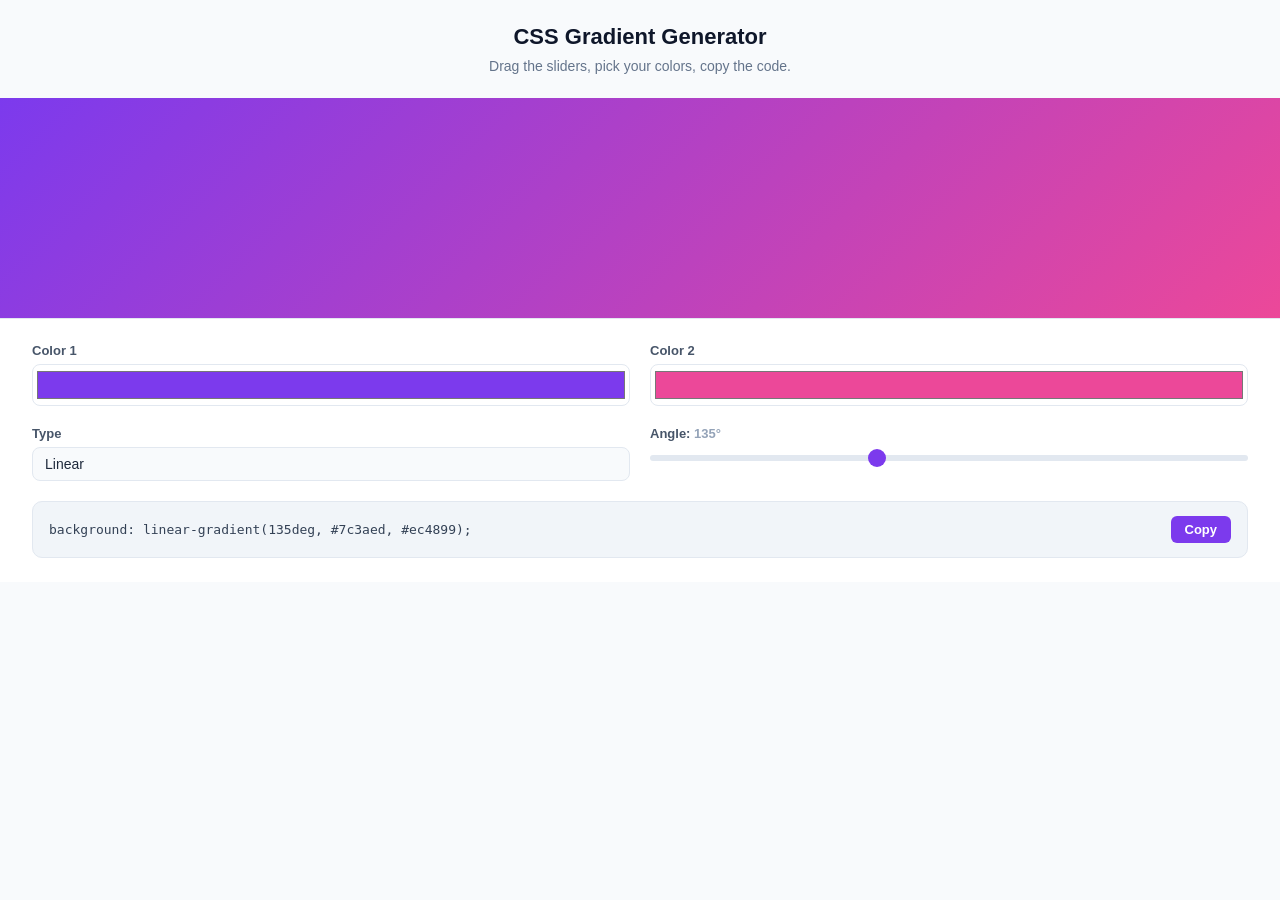
<file: artifact-gallery/content/claude/gradient-generator.html>
<!DOCTYPE html>
<html lang="en">
<head>
  <meta charset="UTF-8" />
  <meta name="viewport" content="width=device-width, initial-scale=1.0" />
  <title>CSS Gradient Generator</title>
  <style>
    *, *::before, *::after { box-sizing: border-box; margin: 0; padding: 0; }
    body {
      font-family: -apple-system, BlinkMacSystemFont, 'Segoe UI', sans-serif;
      background: #f8fafc;
      color: #1e293b;
      min-height: 100vh;
      display: flex;
      flex-direction: column;
    }
    h1 {
      text-align: center;
      padding: 24px 16px 8px;
      font-size: 1.375rem;
      font-weight: 700;
      color: #0f172a;
    }
    .subtitle {
      text-align: center;
      color: #64748b;
      font-size: 0.875rem;
      margin-bottom: 24px;
    }
    .preview {
      width: 100%;
      height: 220px;
      transition: background 0.3s ease;
      flex-shrink: 0;
    }
    .controls {
      background: #fff;
      border-top: 1px solid #e2e8f0;
      padding: 24px 32px;
      display: grid;
      grid-template-columns: 1fr 1fr;
      gap: 20px;
    }
    @media (max-width: 540px) { .controls { grid-template-columns: 1fr; padding: 16px; } }
    .field { display: flex; flex-direction: column; gap: 6px; }
    label { font-size: 0.8125rem; font-weight: 600; color: #475569; }
    input[type="color"] {
      width: 100%;
      height: 42px;
      border-radius: 8px;
      border: 1.5px solid #e2e8f0;
      padding: 2px;
      cursor: pointer;
      background: none;
    }
    select, input[type="range"] {
      width: 100%;
      padding: 8px 12px;
      border: 1.5px solid #e2e8f0;
      border-radius: 8px;
      font-size: 0.875rem;
      background: #f8fafc;
      color: #1e293b;
      appearance: none;
      outline: none;
    }
    select:focus { border-color: #7c3aed; }
    input[type="range"] {
      padding: 0;
      height: 6px;
      appearance: none;
      background: #e2e8f0;
      border: none;
      border-radius: 99px;
      cursor: pointer;
      margin-top: 8px;
    }
    input[type="range"]::-webkit-slider-thumb {
      -webkit-appearance: none;
      width: 18px; height: 18px;
      border-radius: 50%;
      background: #7c3aed;
      cursor: pointer;
    }
    .angle-val { font-size: 0.8125rem; color: #94a3b8; }
    .output-wrap {
      grid-column: 1 / -1;
      background: #f1f5f9;
      border: 1.5px solid #e2e8f0;
      border-radius: 10px;
      padding: 14px 16px;
      display: flex;
      align-items: center;
      justify-content: space-between;
      gap: 12px;
    }
    #css-output {
      font-family: 'Fira Code', 'Cascadia Code', monospace;
      font-size: 0.8125rem;
      color: #334155;
      flex: 1;
      word-break: break-all;
    }
    .copy-btn {
      flex-shrink: 0;
      padding: 6px 14px;
      background: #7c3aed;
      color: #fff;
      border: none;
      border-radius: 6px;
      font-size: 0.8125rem;
      font-weight: 600;
      cursor: pointer;
      transition: background 0.15s;
    }
    .copy-btn:hover  { background: #6d28d9; }
    .copy-btn.copied { background: #059669; }
  </style>
</head>
<body>
  <h1>CSS Gradient Generator</h1>
  <p class="subtitle">Drag the sliders, pick your colors, copy the code.</p>
  <div class="preview" id="preview"></div>
  <div class="controls">
    <div class="field">
      <label for="color1">Color 1</label>
      <input type="color" id="color1" value="#7c3aed" />
    </div>
    <div class="field">
      <label for="color2">Color 2</label>
      <input type="color" id="color2" value="#ec4899" />
    </div>
    <div class="field">
      <label for="grad-type">Type</label>
      <select id="grad-type">
        <option value="linear">Linear</option>
        <option value="radial">Radial</option>
        <option value="conic">Conic</option>
      </select>
    </div>
    <div class="field">
      <label>
        Angle: <span class="angle-val" id="angle-val">135°</span>
      </label>
      <input type="range" id="angle" min="0" max="360" value="135" />
    </div>
    <div class="output-wrap">
      <span id="css-output">background: linear-gradient(135deg, #7c3aed, #ec4899);</span>
      <button class="copy-btn" id="copy-btn">Copy</button>
    </div>
  </div>

  <script>
    const preview   = document.getElementById('preview');
    const color1    = document.getElementById('color1');
    const color2    = document.getElementById('color2');
    const gradType  = document.getElementById('grad-type');
    const angleEl   = document.getElementById('angle');
    const angleVal  = document.getElementById('angle-val');
    const cssOutput = document.getElementById('css-output');
    const copyBtn   = document.getElementById('copy-btn');

    function update() {
      const c1 = color1.value;
      const c2 = color2.value;
      const a  = angleEl.value;
      const t  = gradType.value;
      angleVal.textContent = `${a}°`;

      let bg;
      if (t === 'linear') bg = `linear-gradient(${a}deg, ${c1}, ${c2})`;
      else if (t === 'radial') bg = `radial-gradient(circle, ${c1}, ${c2})`;
      else bg = `conic-gradient(from ${a}deg, ${c1}, ${c2}, ${c1})`;

      preview.style.background = bg;
      const css = `background: ${bg};`;
      cssOutput.textContent = css;
    }

    [color1, color2, gradType, angleEl].forEach(el => el.addEventListener('input', update));

    copyBtn.addEventListener('click', async () => {
      await navigator.clipboard.writeText(cssOutput.textContent).catch(() => {});
      copyBtn.textContent = 'Copied!';
      copyBtn.classList.add('copied');
      setTimeout(() => {
        copyBtn.textContent = 'Copy';
        copyBtn.classList.remove('copied');
      }, 2000);
    });

    update();
  </script>
</body>
</html>
</file>
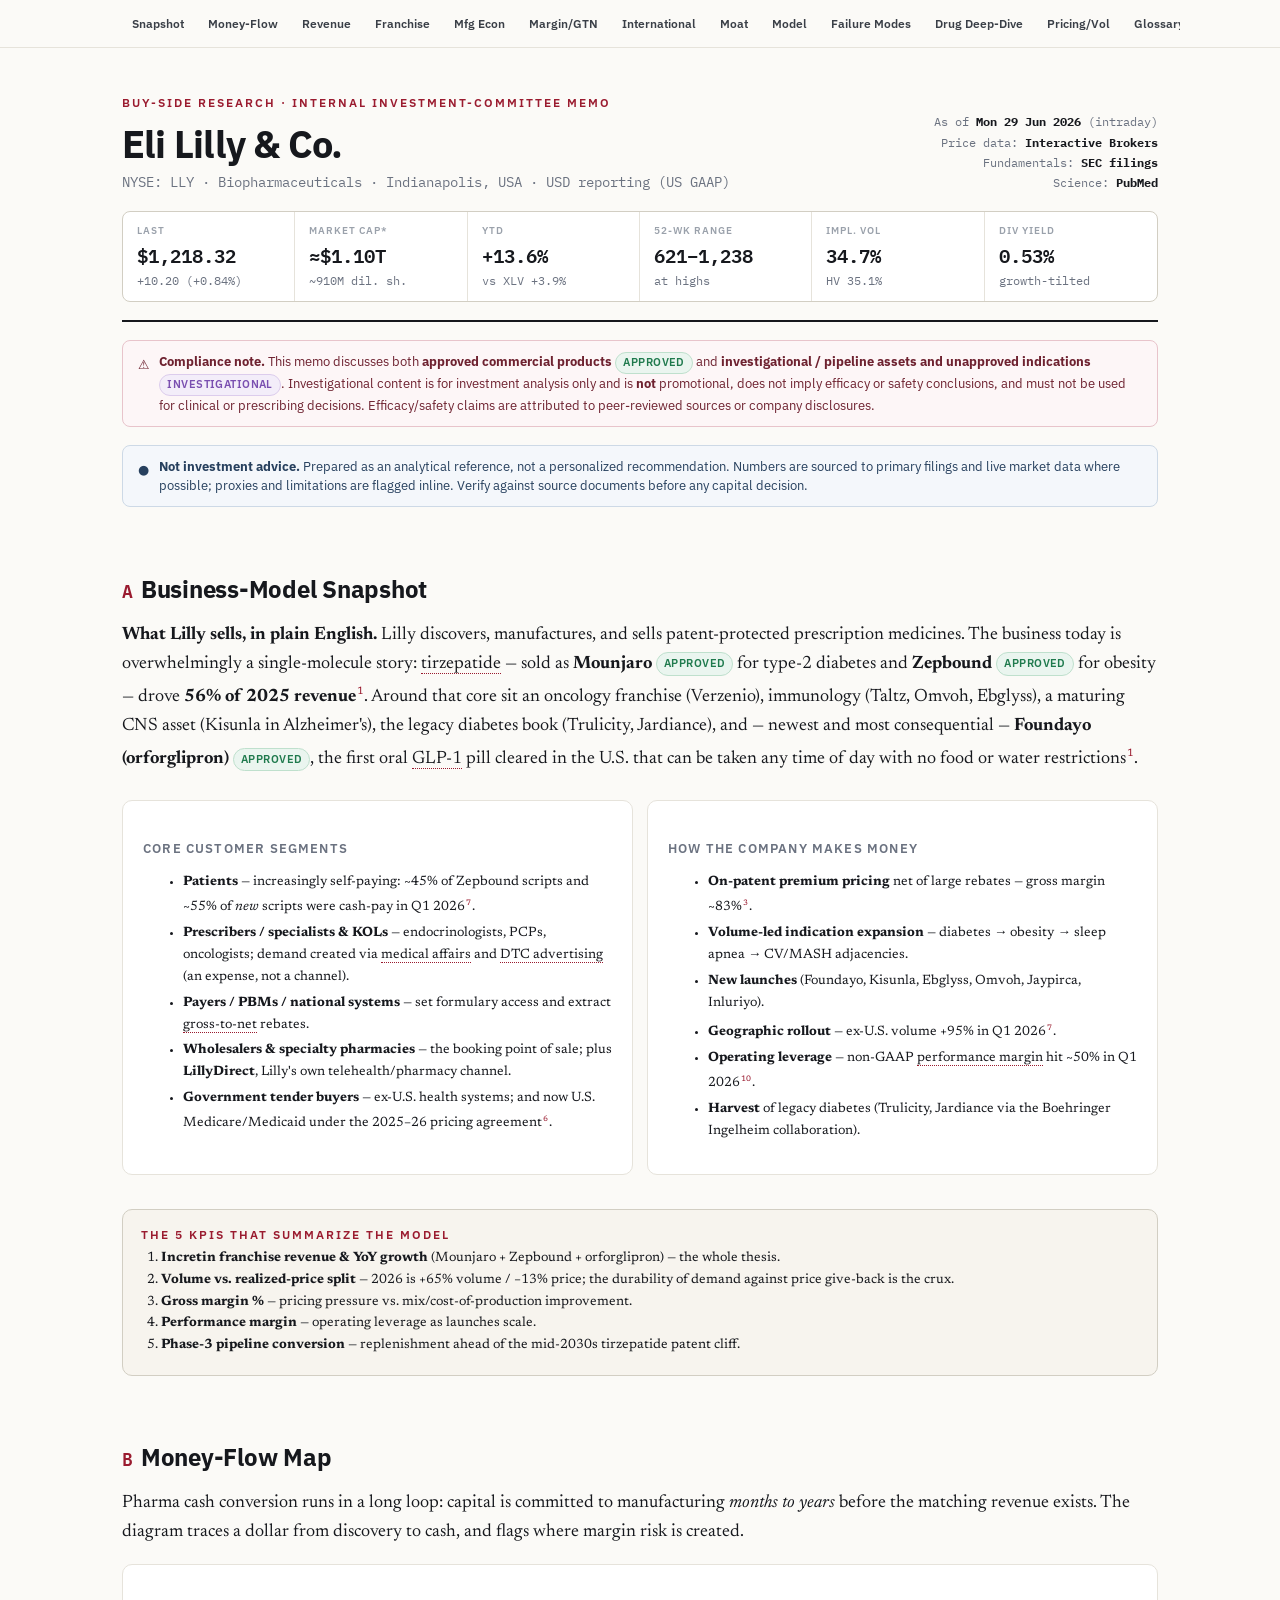
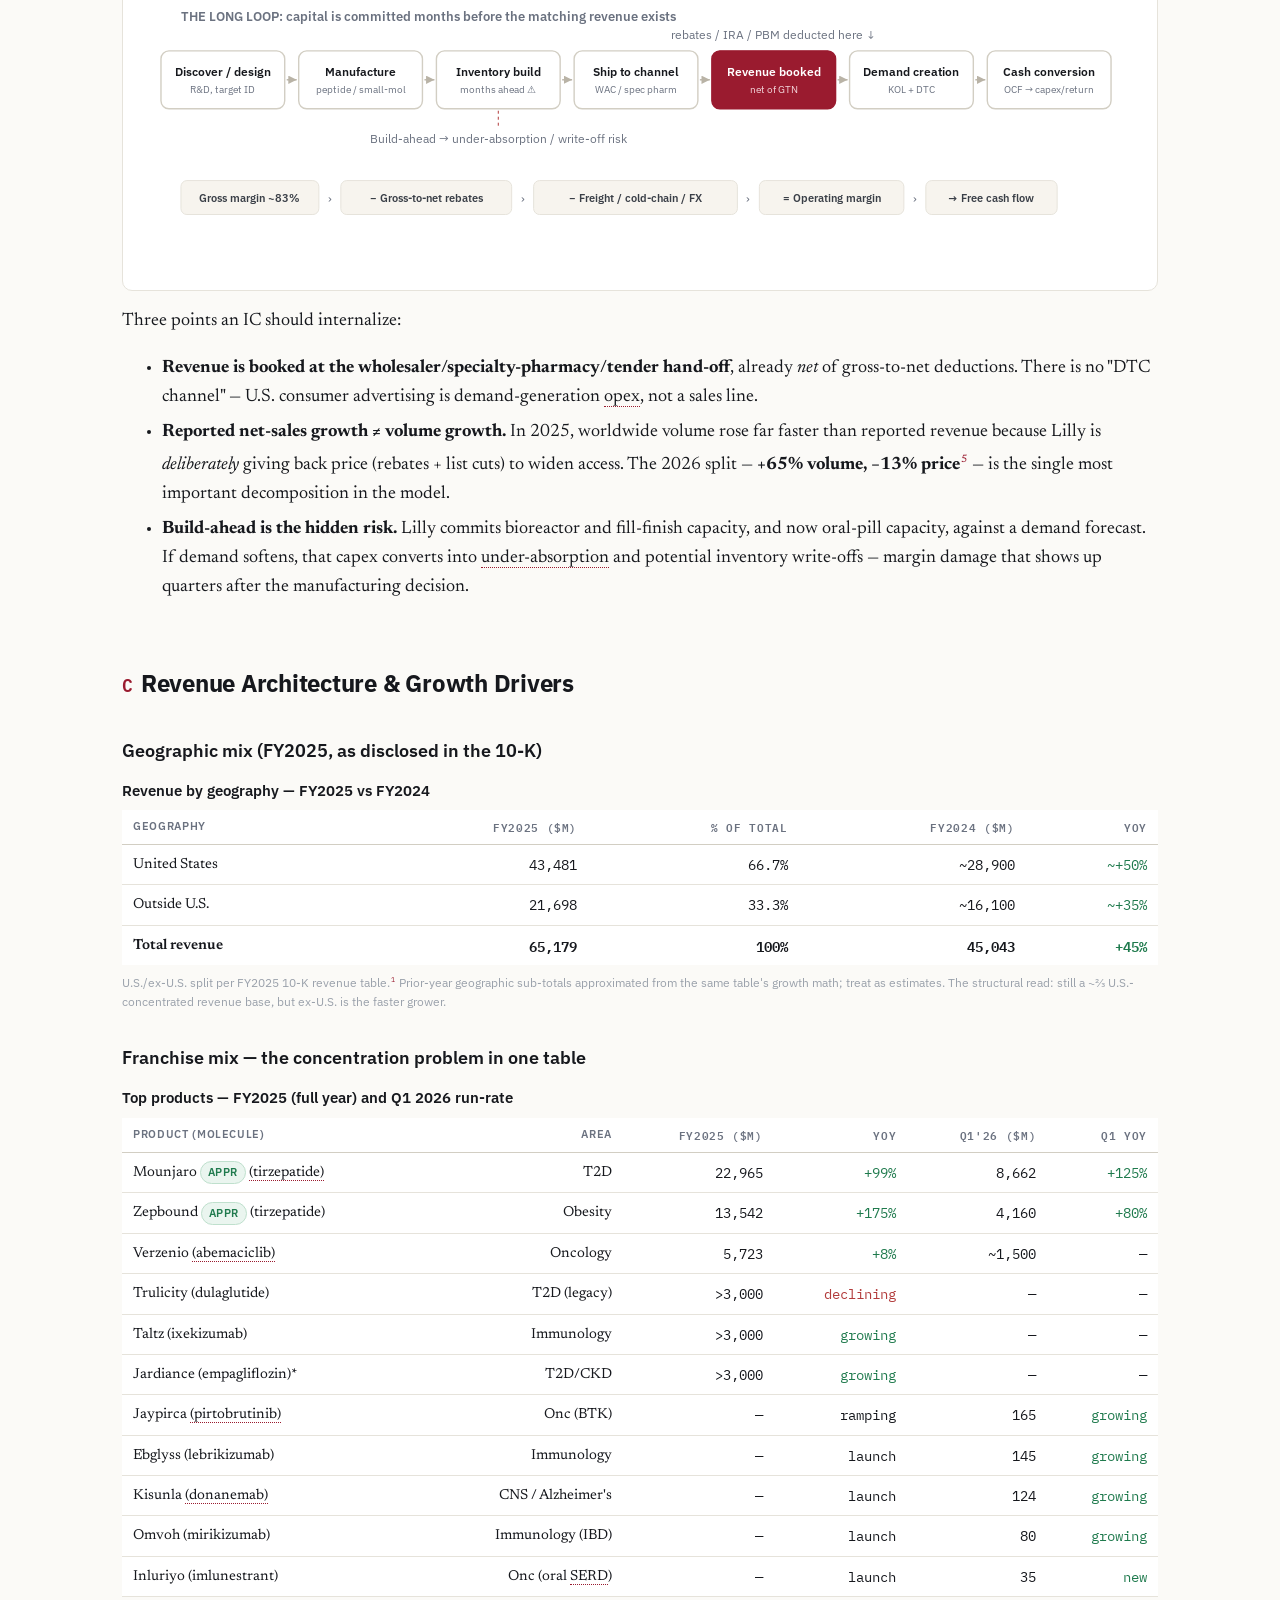
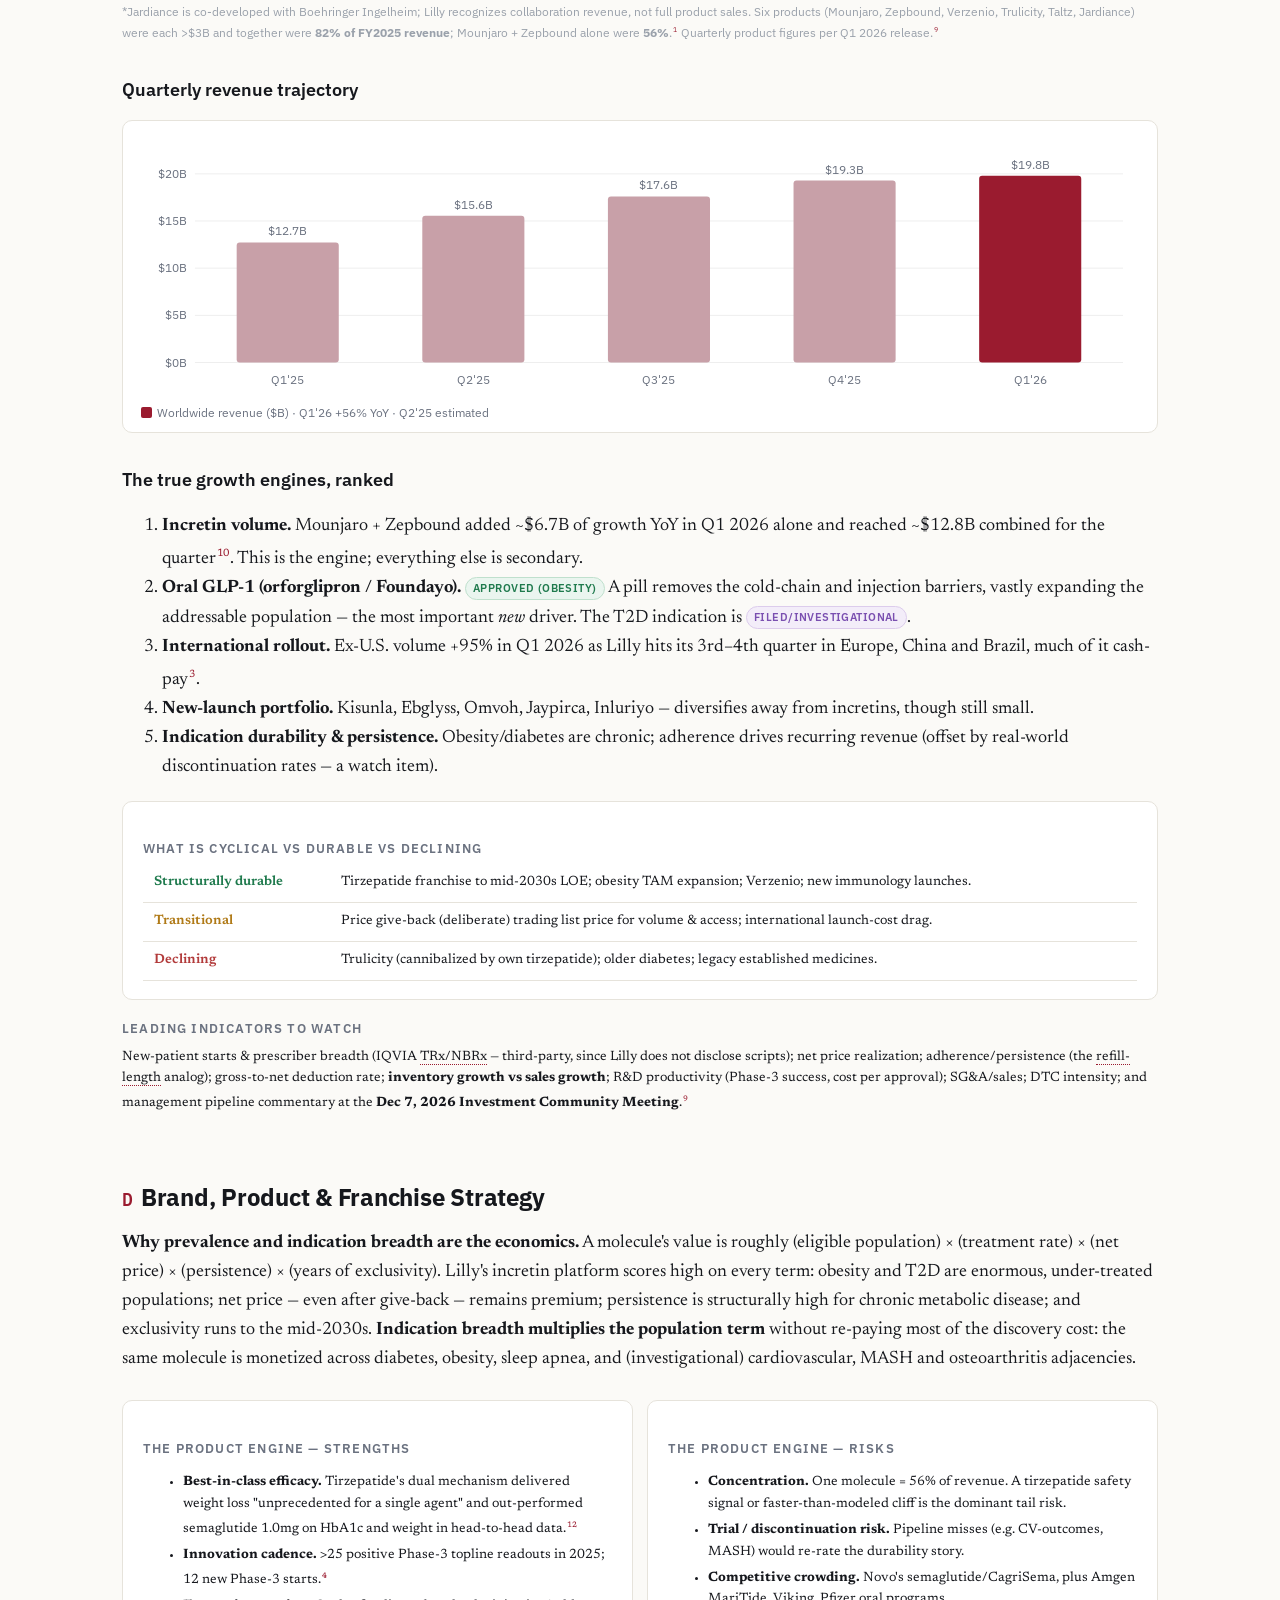
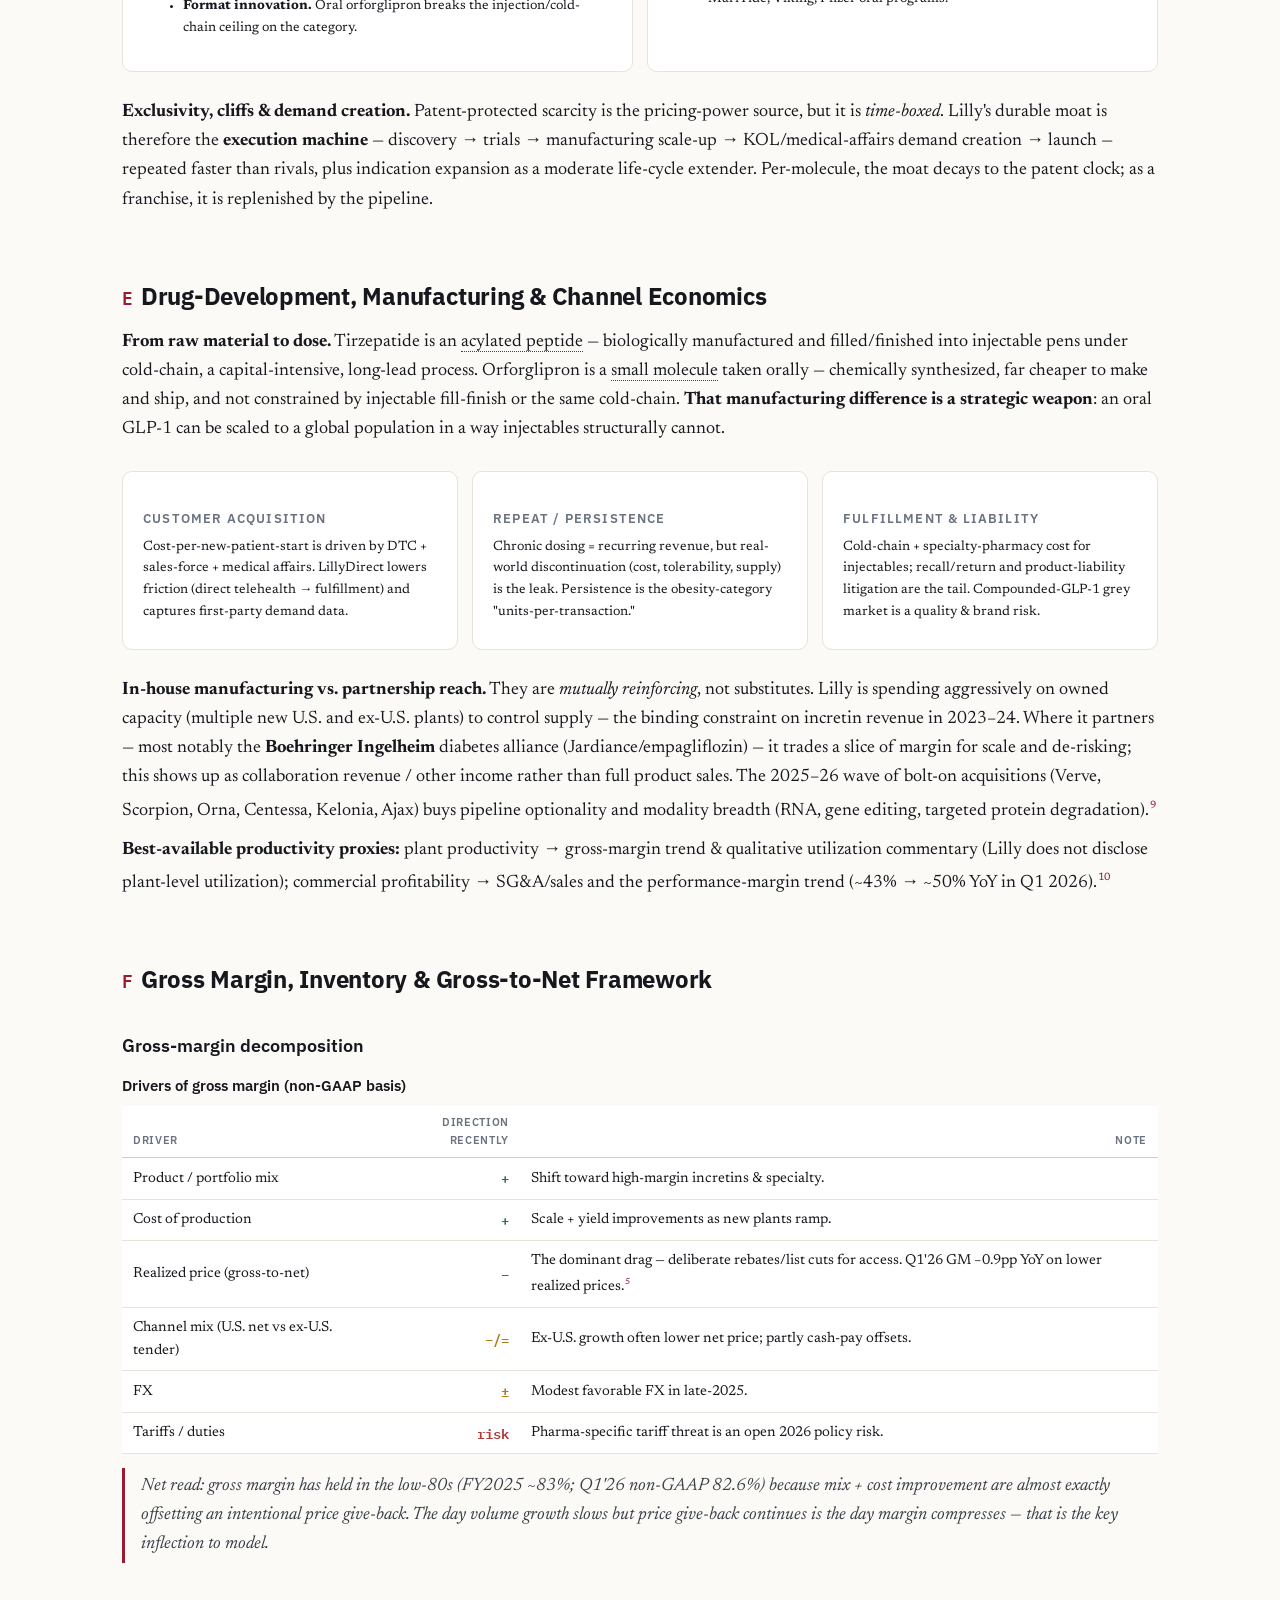
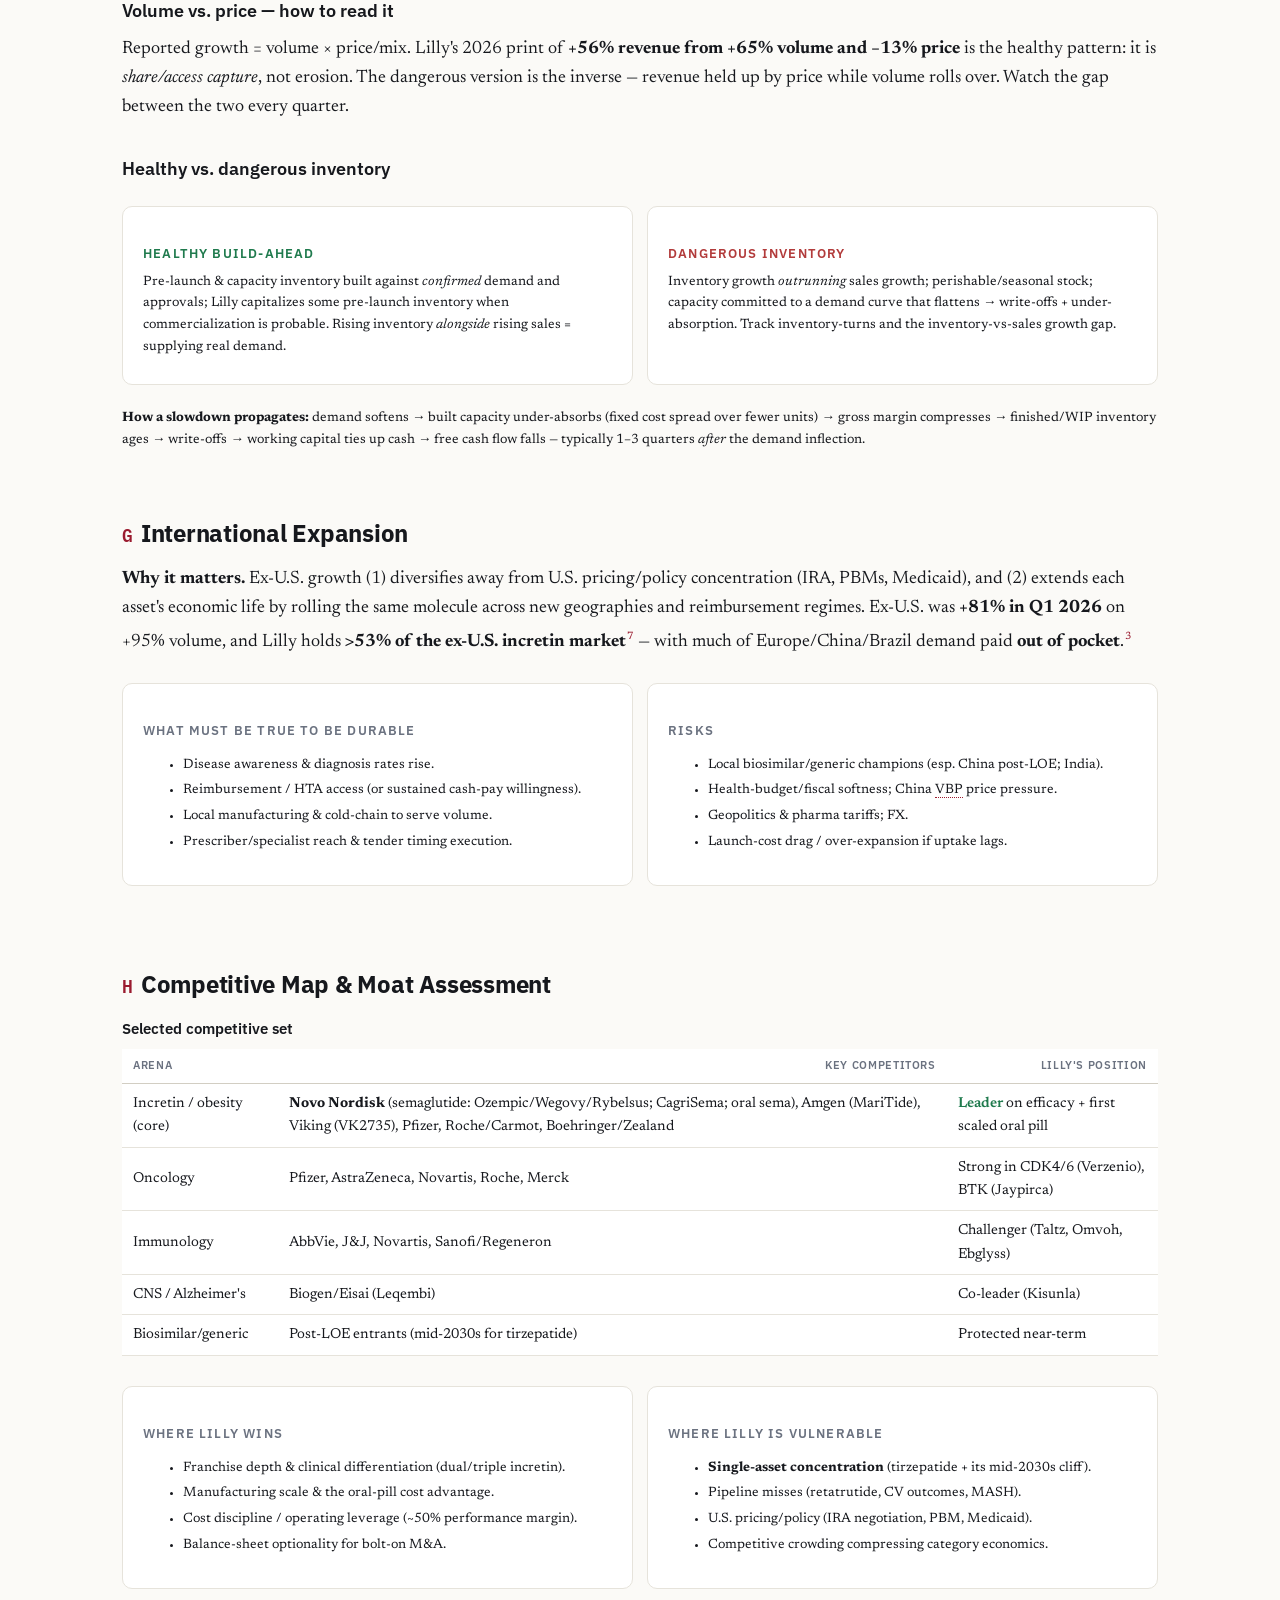
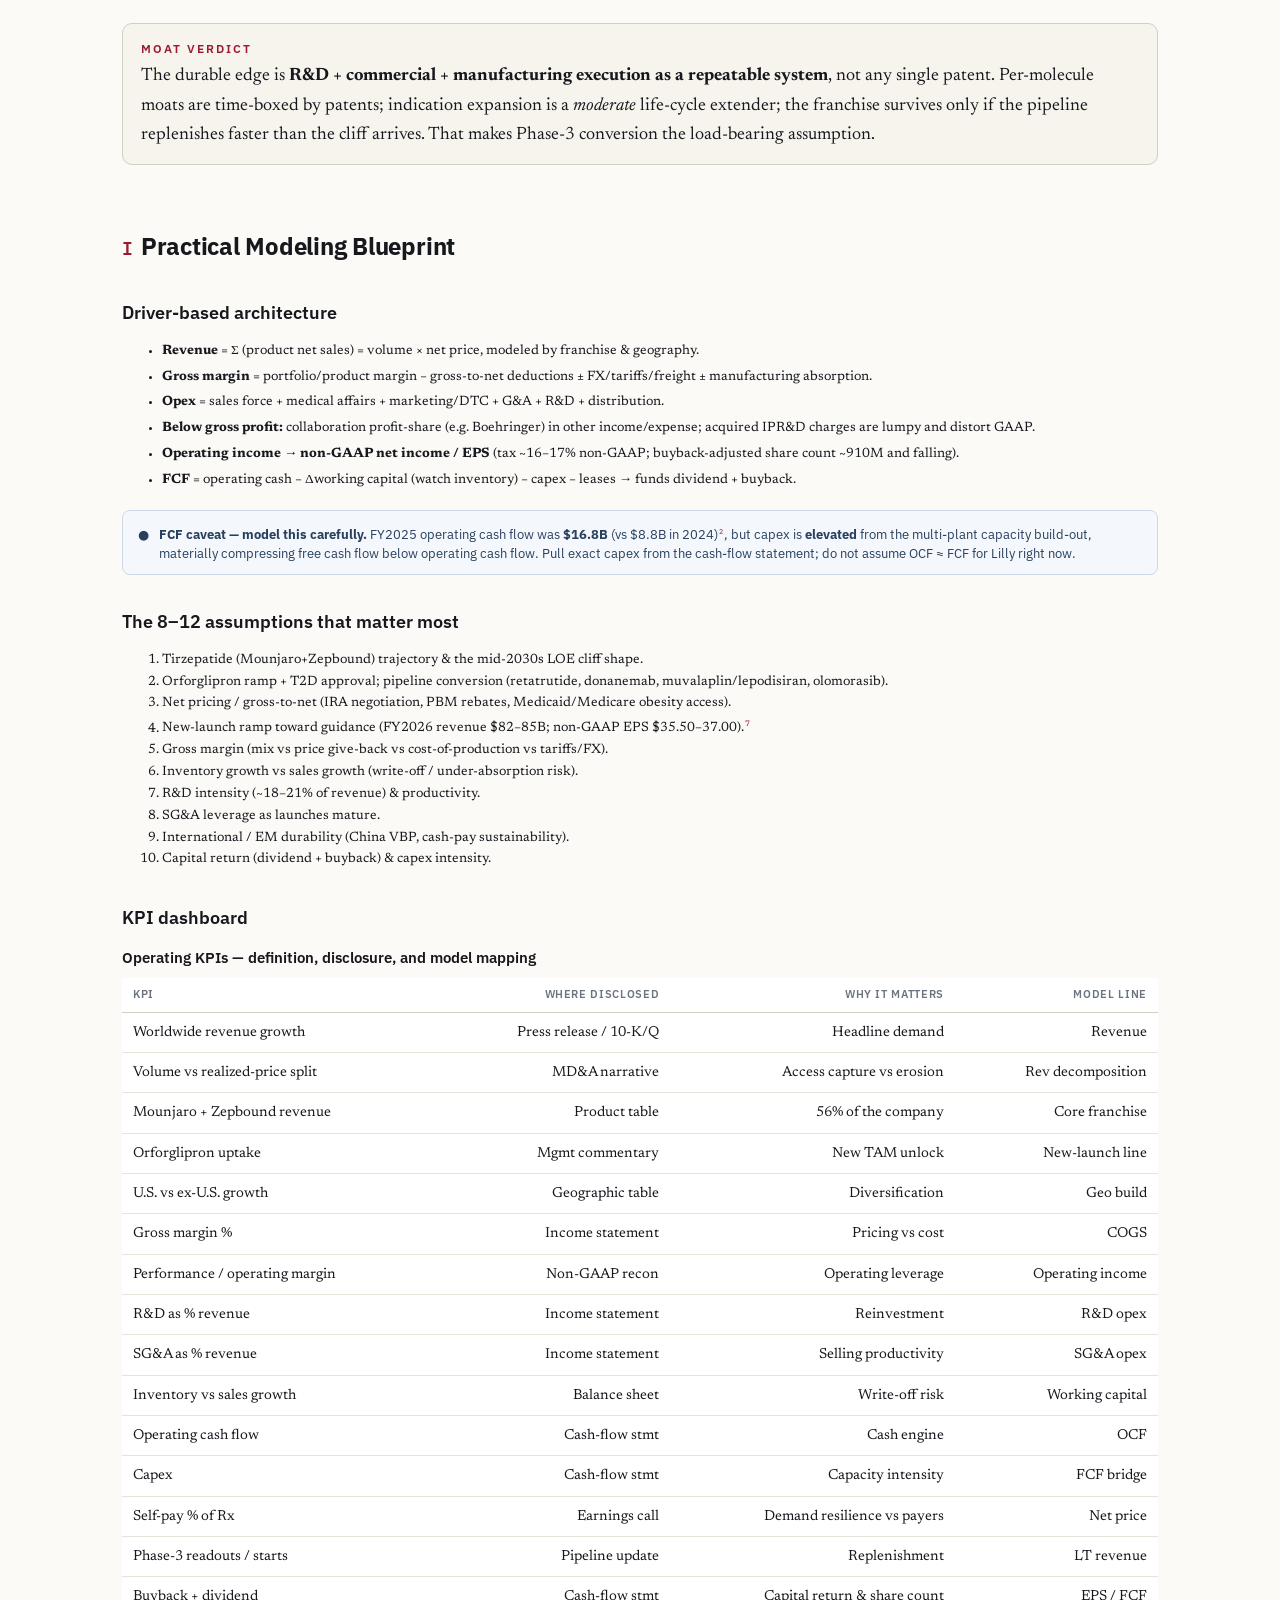
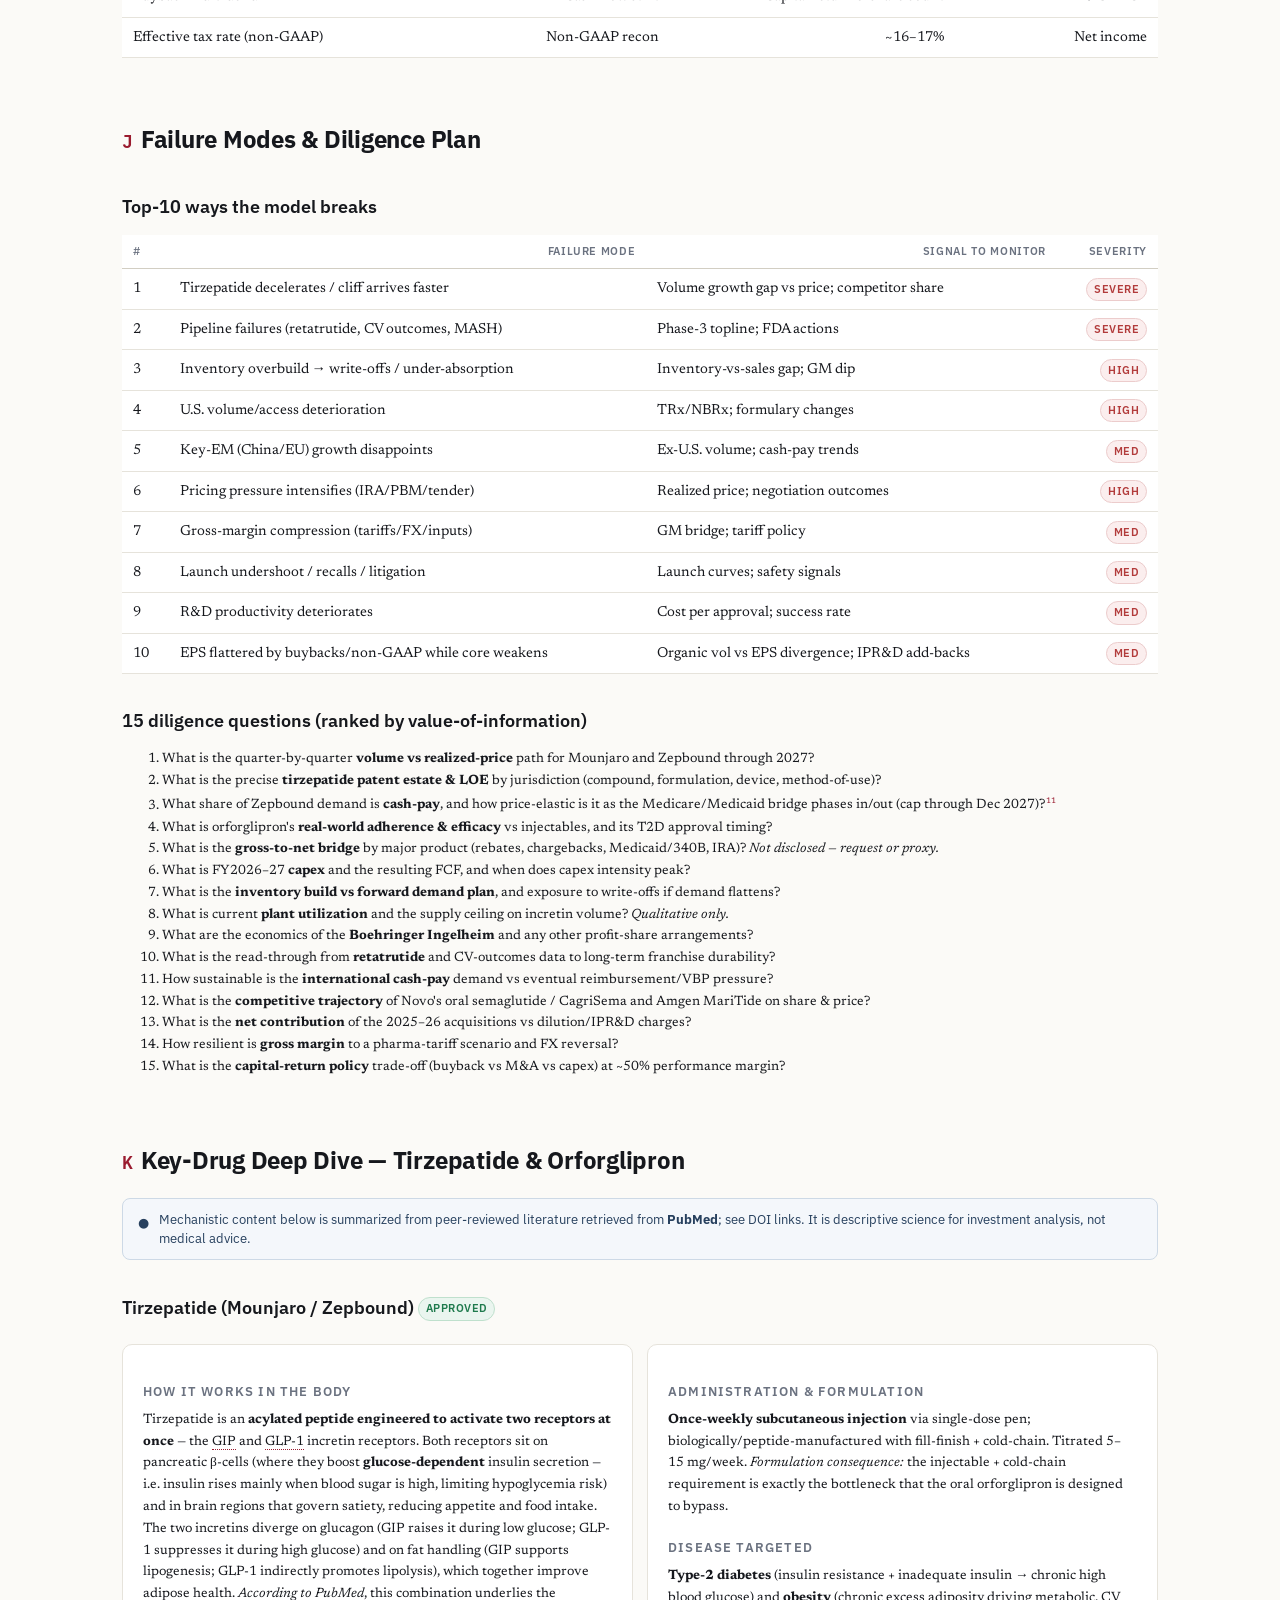
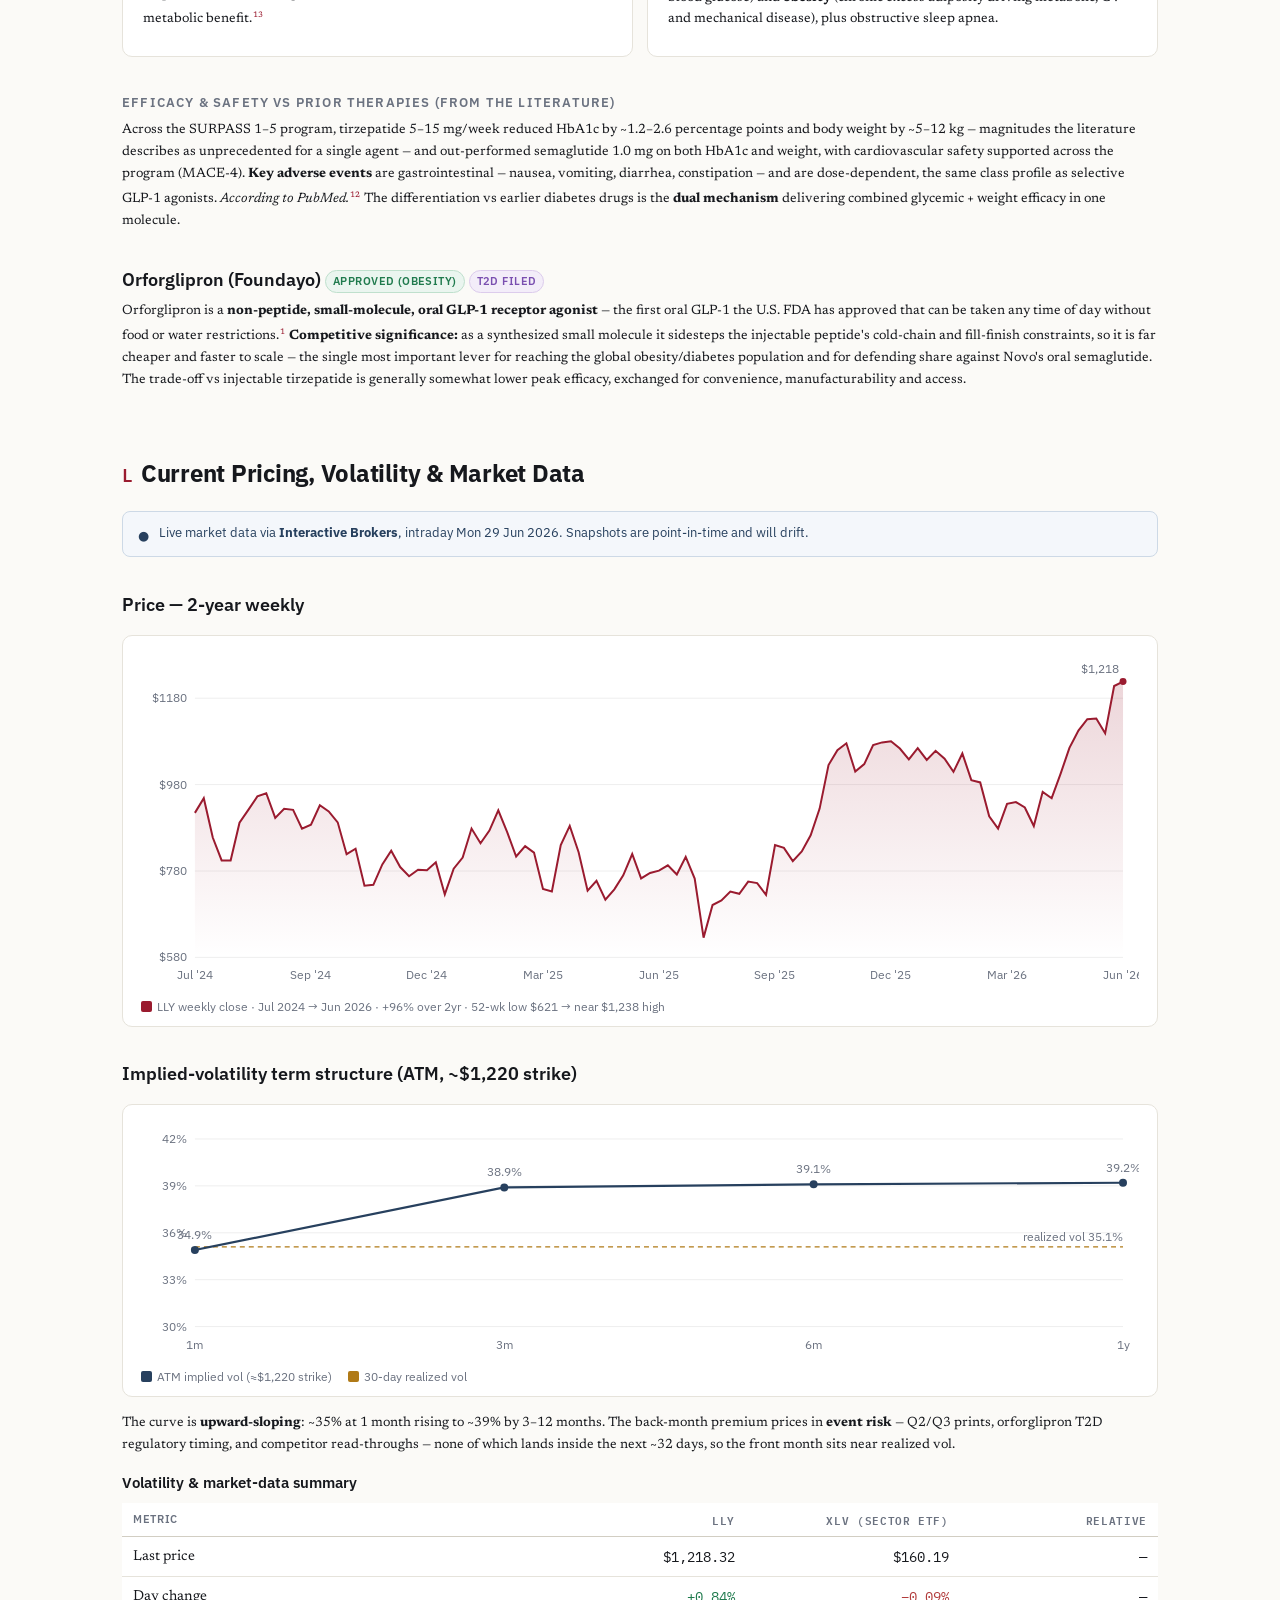
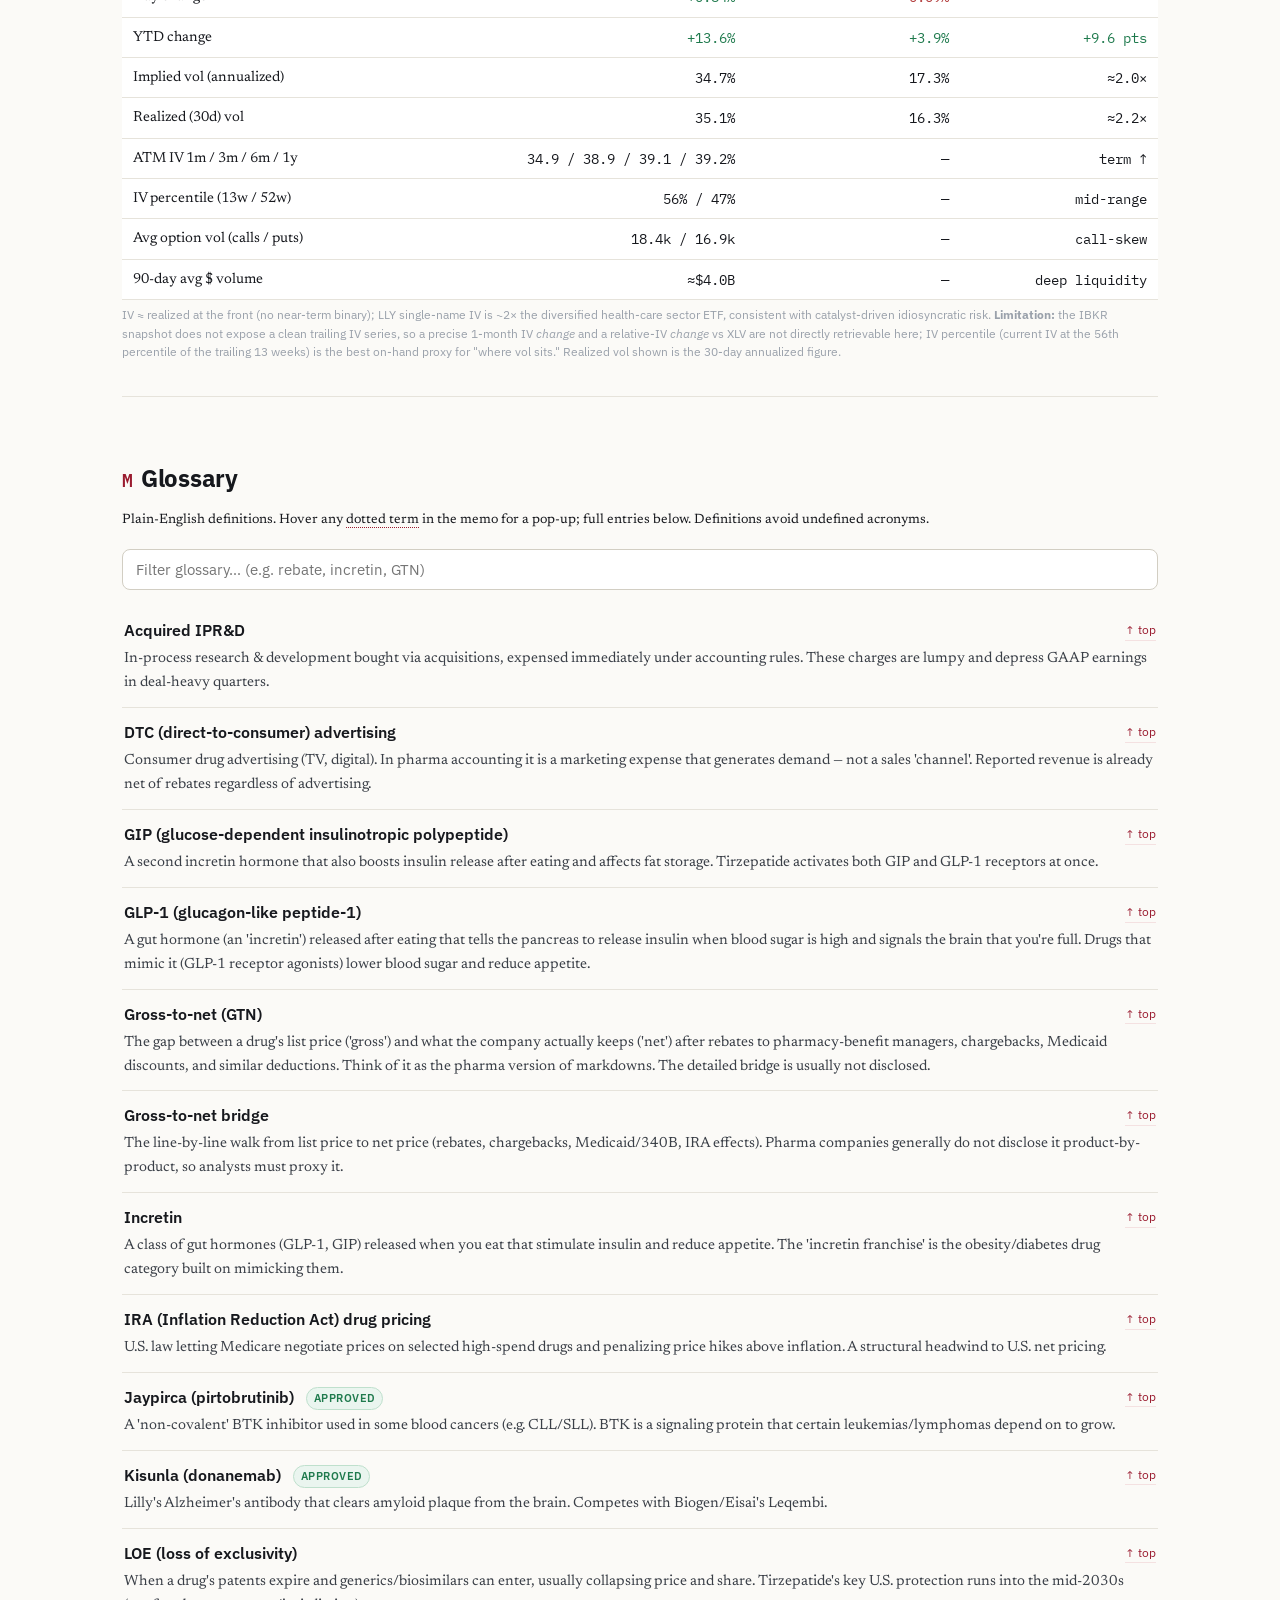
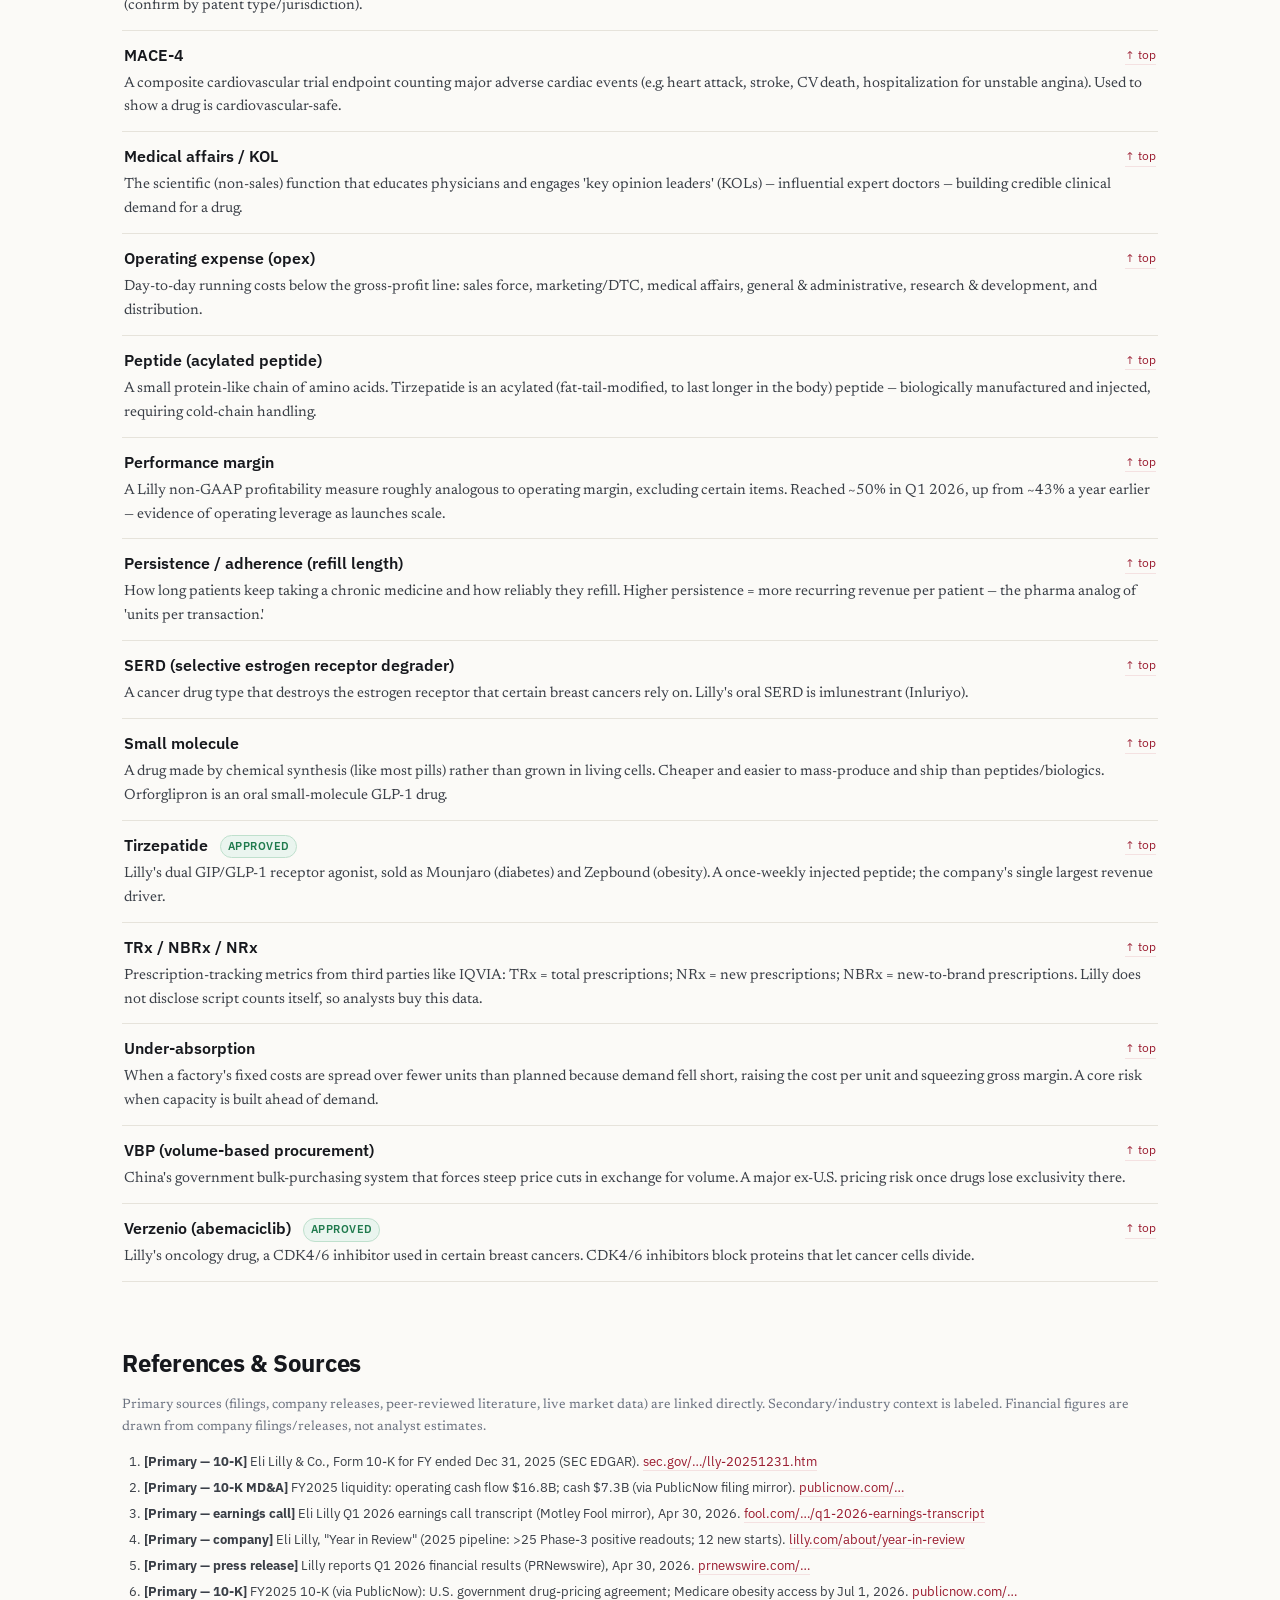
<file: artifact-gallery/content/claude/lly-ic-memo.html>
<!DOCTYPE html>
<html lang="en">
<head>
<meta charset="UTF-8">
<meta name="viewport" content="width=device-width, initial-scale=1.0">
<title>Eli Lilly (LLY) — Buy-Side IC Memo</title>
<link rel="preconnect" href="https://fonts.googleapis.com">
<link rel="preconnect" href="https://fonts.gstatic.com" crossorigin>
<link href="https://fonts.googleapis.com/css2?family=Newsreader:ital,opsz,wght@0,6..72,400;0,6..72,500;0,6..72,600;1,6..72,400&family=IBM+Plex+Sans:wght@400;500;600;700&family=IBM+Plex+Mono:wght@400;500;600&display=swap" rel="stylesheet">
<style>
  :root{
    --ink:#16181d; --ink-soft:#3a3f47; --muted:#6b7280; --faint:#9aa1ab;
    --paper:#fbfaf7; --card:#ffffff; --line:#e6e3db; --line-strong:#d2cec3;
    --accent:#9a1b2f;       /* Lilly-ish deep red */
    --accent-soft:#c2415622;
    --good:#1f7a4d; --bad:#b23b3b; --warn:#b07a17;
    --invest:#7a4fb0;       /* investigational tag */
    --chip:#f1efe9;
    --maxw:1080px;
  }
  *{box-sizing:border-box;}
  html{scroll-behavior:smooth;}
  body{
    margin:0; background:var(--paper); color:var(--ink);
    font-family:"Newsreader",Georgia,serif; font-size:18px; line-height:1.62;
    -webkit-font-smoothing:antialiased;
  }
  .wrap{max-width:var(--maxw); margin:0 auto; padding:0 22px;}
  h1,h2,h3,h4,.label,th,.kicker,nav,.chip,.banner,.dash,button,.metric,.tbl-note,.foot{font-family:"IBM Plex Sans",system-ui,sans-serif;}
  h1{font-size:2.35rem; line-height:1.1; letter-spacing:-.02em; margin:0 0 6px; font-weight:700;}
  h2{font-size:1.5rem; letter-spacing:-.01em; margin:2.6em 0 .5em; font-weight:700; scroll-margin-top:84px;}
  h3{font-size:1.12rem; margin:1.8em 0 .35em; font-weight:600; color:var(--ink);}
  h4{font-size:.82rem; text-transform:uppercase; letter-spacing:.09em; color:var(--muted); margin:1.4em 0 .4em; font-weight:600;}
  p{margin:.55em 0;}
  a{color:var(--accent); text-decoration:none; border-bottom:1px solid var(--accent-soft);}
  a:hover{border-bottom-color:var(--accent);}
  sup a{border:none; font-size:.7em; padding:0 1px;}
  .kicker{font-size:.78rem; letter-spacing:.16em; text-transform:uppercase; color:var(--accent); font-weight:600;}
  .muted{color:var(--muted);}
  .small{font-size:.84rem;}

  /* ---------- masthead ---------- */
  header.mast{border-bottom:2px solid var(--ink); padding:30px 0 18px; margin-top:14px;}
  .mast-row{display:flex; justify-content:space-between; align-items:flex-end; gap:20px; flex-wrap:wrap;}
  .mast-meta{font-family:"IBM Plex Mono",monospace; font-size:.74rem; color:var(--muted); text-align:right; line-height:1.7;}
  .mast-meta b{color:var(--ink);}
  .tape{display:flex; gap:0; flex-wrap:wrap; margin-top:18px; border:1px solid var(--line-strong); border-radius:8px; overflow:hidden; background:var(--card);}
  .tape .metric{flex:1 1 130px; padding:11px 14px; border-right:1px solid var(--line); min-width:120px;}
  .tape .metric:last-child{border-right:none;}
  .metric .m-lbl{font-size:.62rem; letter-spacing:.1em; text-transform:uppercase; color:var(--faint); font-weight:600;}
  .metric .m-val{font-family:"IBM Plex Mono",monospace; font-size:1.18rem; font-weight:600; color:var(--ink); margin-top:2px;}
  .metric .m-sub{font-size:.72rem; color:var(--muted); font-family:"IBM Plex Mono",monospace;}
  .up{color:var(--good);} .down{color:var(--bad);}

  /* ---------- compliance banner ---------- */
  .banner{font-size:.8rem; border-radius:8px; padding:11px 15px; margin:18px 0; line-height:1.5; border:1px solid; display:flex; gap:10px; align-items:flex-start;}
  .banner .bdot{flex:0 0 auto; margin-top:3px; font-weight:700;}
  .banner.compliance{background:#fdf6f7; border-color:#e8c4cb; color:#6e2230;}
  .banner.data{background:#f4f7fb; border-color:#cdd9e6; color:#27405e;}

  /* ---------- nav / TOC ---------- */
  nav.toc{position:sticky; top:0; z-index:40; background:rgba(251,250,247,.94); backdrop-filter:blur(8px); border-bottom:1px solid var(--line); margin-bottom:8px;}
  nav.toc .wrap{display:flex; gap:4px; overflow-x:auto; padding:8px 22px; scrollbar-width:thin;}
  nav.toc a{font-size:.74rem; font-weight:600; color:var(--ink-soft); border:1px solid transparent; border-radius:6px; padding:5px 9px; white-space:nowrap;}
  nav.toc a:hover{background:var(--chip); border-color:var(--line);}

  /* ---------- cards & callouts ---------- */
  .card{background:var(--card); border:1px solid var(--line); border-radius:10px; padding:18px 20px; margin:16px 0;}
  .grid{display:grid; gap:14px;}
  .g2{grid-template-columns:1fr 1fr;}
  .g3{grid-template-columns:repeat(3,1fr);}
  @media(max-width:760px){.g2,.g3{grid-template-columns:1fr;}}
  .pull{border-left:3px solid var(--accent); padding:4px 0 4px 16px; margin:14px 0; color:var(--ink-soft); font-style:italic;}
  .takeaway{background:#f7f4ee; border:1px solid var(--line-strong); border-radius:10px; padding:14px 18px; margin:18px 0;}
  .takeaway .kicker{display:block; margin-bottom:4px;}

  /* ---------- tables ---------- */
  .tbl-scroll{overflow-x:auto; margin:14px 0;}
  table{border-collapse:collapse; width:100%; font-size:.9rem; background:var(--card);}
  th,td{padding:8px 11px; text-align:right; border-bottom:1px solid var(--line);}
  th:first-child,td:first-child{text-align:left;}
  thead th{font-size:.68rem; text-transform:uppercase; letter-spacing:.06em; color:var(--muted); border-bottom:1.5px solid var(--line-strong); font-weight:600; vertical-align:bottom;}
  tbody tr:hover{background:#faf8f3;}
  td.num,th.num{font-family:"IBM Plex Mono",monospace;}
  tfoot td{font-weight:600; border-top:1.5px solid var(--line-strong); border-bottom:none;}
  .tbl-note{font-size:.72rem; color:var(--faint); margin-top:6px;}
  caption{caption-side:top; text-align:left; font-family:"IBM Plex Sans"; font-weight:600; font-size:.92rem; padding-bottom:8px;}

  /* chips / tags */
  .chip{display:inline-block; font-size:.66rem; font-weight:600; letter-spacing:.04em; padding:2px 7px; border-radius:20px; background:var(--chip); color:var(--ink-soft); border:1px solid var(--line); text-transform:uppercase; vertical-align:middle;}
  .chip.appr{background:#eaf5ef; color:var(--good); border-color:#bfe0cd;}
  .chip.inv{background:#f3edf9; color:var(--invest); border-color:#dcccec;}
  .chip.risk{background:#fbeeee; color:var(--bad); border-color:#eccccc;}

  /* glossary tooltip terms */
  .term{border-bottom:1px dotted var(--accent); cursor:help; color:var(--ink);}
  #tip{position:fixed; z-index:200; max-width:300px; background:#1c1e24; color:#f3f1ec; font-family:"IBM Plex Sans"; font-size:.78rem; line-height:1.45; padding:10px 12px; border-radius:8px; box-shadow:0 8px 28px rgba(0,0,0,.28); opacity:0; transform:translateY(4px); transition:opacity .12s, transform .12s; pointer-events:none;}
  #tip.on{opacity:1; transform:translateY(0);}
  #tip .tt{font-weight:600; color:#fff; display:block; margin-bottom:2px;}

  /* charts */
  .chart-card{background:var(--card); border:1px solid var(--line); border-radius:10px; padding:16px 18px 10px; margin:16px 0;}
  .chart-card svg{display:block; width:100%; height:auto;}
  .legend{display:flex; gap:16px; flex-wrap:wrap; font-size:.74rem; color:var(--muted); font-family:"IBM Plex Sans"; margin-top:6px;}
  .legend span{display:inline-flex; align-items:center; gap:5px;}
  .swatch{width:11px; height:11px; border-radius:2px; display:inline-block;}

  /* glossary list */
  .gloss-search{width:100%; padding:10px 13px; font-family:"IBM Plex Sans"; font-size:.92rem; border:1px solid var(--line-strong); border-radius:8px; margin:10px 0 16px; background:var(--card);}
  .gentry{border-bottom:1px solid var(--line); padding:12px 2px;}
  .gentry .gt{font-family:"IBM Plex Sans"; font-weight:600; font-size:.98rem;}
  .gentry .gt .chip{margin-left:8px;}
  .gentry p{margin:.25em 0 0; font-size:.92rem; color:var(--ink-soft);}
  .backtop{font-family:"IBM Plex Sans"; font-size:.72rem; float:right; margin-top:3px;}

  /* references */
  ol.refs{font-family:"IBM Plex Sans"; font-size:.82rem; color:var(--ink-soft); padding-left:22px;}
  ol.refs li{margin:7px 0; line-height:1.45;}
  .foot{border-top:2px solid var(--ink); margin-top:50px; padding:22px 0 60px; font-size:.78rem; color:var(--muted);}

  .secnum{font-family:"IBM Plex Mono"; color:var(--accent); font-size:1.1rem; font-weight:600; margin-right:8px;}
  hr.div{border:none; border-top:1px solid var(--line); margin:34px 0;}
  ul.tight li{margin:.3em 0;}
  .flag-good{color:var(--good); font-weight:600;}
  .flag-bad{color:var(--bad); font-weight:600;}
  .flag-warn{color:var(--warn); font-weight:600;}
</style>
</head>
<body>

<div id="tip"></div>

<nav class="toc">
  <div class="wrap">
    <a href="#snapshot">Snapshot</a>
    <a href="#moneyflow">Money-Flow</a>
    <a href="#revenue">Revenue</a>
    <a href="#brand">Franchise</a>
    <a href="#econ">Mfg Econ</a>
    <a href="#margin">Margin/GTN</a>
    <a href="#intl">International</a>
    <a href="#moat">Moat</a>
    <a href="#model">Model</a>
    <a href="#failure">Failure Modes</a>
    <a href="#drug">Drug Deep-Dive</a>
    <a href="#pricing">Pricing/Vol</a>
    <a href="#glossary">Glossary</a>
    <a href="#refs">References</a>
  </div>
</nav>

<div class="wrap">

<header class="mast">
  <div class="kicker">Buy-Side Research · Internal Investment-Committee Memo</div>
  <div class="mast-row">
    <div>
      <h1>Eli Lilly &amp; Co.</h1>
      <div class="muted" style="font-family:'IBM Plex Mono';font-size:.86rem;">NYSE: LLY · Biopharmaceuticals · Indianapolis, USA · USD reporting (US GAAP)</div>
    </div>
    <div class="mast-meta">
      <div>As of <b>Mon 29 Jun 2026</b> (intraday)</div>
      <div>Price data: <b>Interactive Brokers</b></div>
      <div>Fundamentals: <b>SEC filings</b></div>
      <div>Science: <b>PubMed</b></div>
    </div>
  </div>

  <div class="tape" id="tape">
    <div class="metric"><div class="m-lbl">Last</div><div class="m-val">$1,218.32</div><div class="m-sub up">+10.20 (+0.84%)</div></div>
    <div class="metric"><div class="m-lbl">Market cap*</div><div class="m-val">≈$1.10T</div><div class="m-sub">~910M dil. sh.</div></div>
    <div class="metric"><div class="m-lbl">YTD</div><div class="m-val up">+13.6%</div><div class="m-sub">vs XLV +3.9%</div></div>
    <div class="metric"><div class="m-lbl">52-wk range</div><div class="m-val">621–1,238</div><div class="m-sub">at highs</div></div>
    <div class="metric"><div class="m-lbl">Impl. vol</div><div class="m-val">34.7%</div><div class="m-sub">HV 35.1%</div></div>
    <div class="metric"><div class="m-lbl">Div yield</div><div class="m-val">0.53%</div><div class="m-sub">growth-tilted</div></div>
  </div>
</header>

<div class="banner compliance">
  <span class="bdot">⚠</span>
  <div><b>Compliance note.</b> This memo discusses both <b>approved commercial products</b> <span class="chip appr">approved</span> and <b>investigational / pipeline assets and unapproved indications</b> <span class="chip inv">investigational</span>. Investigational content is for investment analysis only and is <b>not</b> promotional, does not imply efficacy or safety conclusions, and must not be used for clinical or prescribing decisions. Efficacy/safety claims are attributed to peer-reviewed sources or company disclosures.</div>
</div>
<div class="banner data">
  <span class="bdot">●</span>
  <div><b>Not investment advice.</b> Prepared as an analytical reference, not a personalized recommendation. Numbers are sourced to primary filings and live market data where possible; proxies and limitations are flagged inline. Verify against source documents before any capital decision.</div>
</div>

<!-- ============================ A ============================ -->
<h2 id="snapshot"><span class="secnum">A</span>Business-Model Snapshot</h2>

<p><b>What Lilly sells, in plain English.</b> Lilly discovers, manufactures, and sells patent-protected prescription medicines. The business today is overwhelmingly a single-molecule story: <span class="term" data-d="tirzepatide">tirzepatide</span> — sold as <b>Mounjaro</b> <span class="chip appr">approved</span> for type-2 diabetes and <b>Zepbound</b> <span class="chip appr">approved</span> for obesity — drove <b>56% of 2025 revenue</b><sup><a href="#r1">1</a></sup>. Around that core sit an oncology franchise (Verzenio), immunology (Taltz, Omvoh, Ebglyss), a maturing CNS asset (Kisunla in Alzheimer's), the legacy diabetes book (Trulicity, Jardiance), and — newest and most consequential — <b>Foundayo (orforglipron)</b> <span class="chip appr">approved</span>, the first oral <span class="term" data-d="glp1">GLP-1</span> pill cleared in the U.S. that can be taken any time of day with no food or water restrictions<sup><a href="#r1">1</a></sup>.</p>

<div class="grid g2">
  <div class="card">
    <h4>Core customer segments</h4>
    <ul class="tight small">
      <li><b>Patients</b> — increasingly self-paying: ~45% of Zepbound scripts and ~55% of <i>new</i> scripts were cash-pay in Q1 2026<sup><a href="#r7">7</a></sup>.</li>
      <li><b>Prescribers / specialists &amp; KOLs</b> — endocrinologists, PCPs, oncologists; demand created via <span class="term" data-d="medaffairs">medical affairs</span> and <span class="term" data-d="dtc">DTC advertising</span> (an expense, not a channel).</li>
      <li><b>Payers / PBMs / national systems</b> — set formulary access and extract <span class="term" data-d="gtn">gross-to-net</span> rebates.</li>
      <li><b>Wholesalers &amp; specialty pharmacies</b> — the booking point of sale; plus <b>LillyDirect</b>, Lilly's own telehealth/pharmacy channel.</li>
      <li><b>Government tender buyers</b> — ex-U.S. health systems; and now U.S. Medicare/Medicaid under the 2025–26 pricing agreement<sup><a href="#r6">6</a></sup>.</li>
    </ul>
  </div>
  <div class="card">
    <h4>How the company makes money</h4>
    <ul class="tight small">
      <li><b>On-patent premium pricing</b> net of large rebates — gross margin ~83%<sup><a href="#r3">3</a></sup>.</li>
      <li><b>Volume-led indication expansion</b> — diabetes → obesity → sleep apnea → CV/MASH adjacencies.</li>
      <li><b>New launches</b> (Foundayo, Kisunla, Ebglyss, Omvoh, Jaypirca, Inluriyo).</li>
      <li><b>Geographic rollout</b> — ex-U.S. volume +95% in Q1 2026<sup><a href="#r7">7</a></sup>.</li>
      <li><b>Operating leverage</b> — non-GAAP <span class="term" data-d="perfmargin">performance margin</span> hit ~50% in Q1 2026<sup><a href="#r10">10</a></sup>.</li>
      <li><b>Harvest</b> of legacy diabetes (Trulicity, Jardiance via the Boehringer Ingelheim collaboration).</li>
    </ul>
  </div>
</div>

<div class="takeaway">
  <span class="kicker">The 5 KPIs that summarize the model</span>
  <ol class="small" style="margin:.3em 0; padding-left:20px;">
    <li><b>Incretin franchise revenue &amp; YoY growth</b> (Mounjaro + Zepbound + orforglipron) — the whole thesis.</li>
    <li><b>Volume vs. realized-price split</b> — 2026 is +65% volume / −13% price; the durability of demand against price give-back is the crux.</li>
    <li><b>Gross margin %</b> — pricing pressure vs. mix/cost-of-production improvement.</li>
    <li><b>Performance margin</b> — operating leverage as launches scale.</li>
    <li><b>Phase-3 pipeline conversion</b> — replenishment ahead of the mid-2030s tirzepatide patent cliff.</li>
  </ol>
</div>

<!-- ============================ B ============================ -->
<h2 id="moneyflow"><span class="secnum">B</span>Money-Flow Map</h2>
<p>Pharma cash conversion runs in a long loop: capital is committed to manufacturing <i>months to years</i> before the matching revenue exists. The diagram traces a dollar from discovery to cash, and flags where margin risk is created.</p>

<div class="chart-card" id="flowchart"></div>

<p>Three points an IC should internalize:</p>
<ul class="tight">
  <li><b>Revenue is booked at the wholesaler/specialty-pharmacy/tender hand-off</b>, already <i>net</i> of gross-to-net deductions. There is no "DTC channel" — U.S. consumer advertising is demand-generation <span class="term" data-d="opex">opex</span>, not a sales line.</li>
  <li><b>Reported net-sales growth ≠ volume growth.</b> In 2025, worldwide volume rose far faster than reported revenue because Lilly is <i>deliberately</i> giving back price (rebates + list cuts) to widen access. The 2026 split — <b>+65% volume, −13% price</b><sup><a href="#r5">5</a></sup> — is the single most important decomposition in the model.</li>
  <li><b>Build-ahead is the hidden risk.</b> Lilly commits bioreactor and fill-finish capacity, and now oral-pill capacity, against a demand forecast. If demand softens, that capex converts into <span class="term" data-d="absorption">under-absorption</span> and potential inventory write-offs — margin damage that shows up quarters after the manufacturing decision.</li>
</ul>

<!-- ============================ C ============================ -->
<h2 id="revenue"><span class="secnum">C</span>Revenue Architecture &amp; Growth Drivers</h2>

<h3>Geographic mix (FY2025, as disclosed in the 10-K)</h3>
<div class="tbl-scroll">
<table>
  <caption>Revenue by geography — FY2025 vs FY2024</caption>
  <thead><tr><th>Geography</th><th class="num">FY2025 ($M)</th><th class="num">% of total</th><th class="num">FY2024 ($M)</th><th class="num">YoY</th></tr></thead>
  <tbody>
    <tr><td>United States</td><td class="num">43,481</td><td class="num">66.7%</td><td class="num">~28,900</td><td class="num up">~+50%</td></tr>
    <tr><td>Outside U.S.</td><td class="num">21,698</td><td class="num">33.3%</td><td class="num">~16,100</td><td class="num up">~+35%</td></tr>
  </tbody>
  <tfoot><tr><td>Total revenue</td><td class="num">65,179</td><td class="num">100%</td><td class="num">45,043</td><td class="num up">+45%</td></tr></tfoot>
</table>
<div class="tbl-note">U.S./ex-U.S. split per FY2025 10-K revenue table.<sup><a href="#r1">1</a></sup> Prior-year geographic sub-totals approximated from the same table's growth math; treat as estimates. The structural read: still a ~⅔ U.S.-concentrated revenue base, but ex-U.S. is the faster grower.</div>
</div>

<h3>Franchise mix — the concentration problem in one table</h3>
<div class="tbl-scroll">
<table>
  <caption>Top products — FY2025 (full year) and Q1 2026 run-rate</caption>
  <thead><tr><th>Product (molecule)</th><th>Area</th><th class="num">FY2025 ($M)</th><th class="num">YoY</th><th class="num">Q1'26 ($M)</th><th class="num">Q1 YoY</th></tr></thead>
  <tbody>
    <tr><td>Mounjaro <span class="chip appr">appr</span> <span class="term" data-d="tirzepatide">(tirzepatide)</span></td><td>T2D</td><td class="num">22,965</td><td class="num up">+99%</td><td class="num">8,662</td><td class="num up">+125%</td></tr>
    <tr><td>Zepbound <span class="chip appr">appr</span> (tirzepatide)</td><td>Obesity</td><td class="num">13,542</td><td class="num up">+175%</td><td class="num">4,160</td><td class="num up">+80%</td></tr>
    <tr><td>Verzenio <span class="term" data-d="verzenio">(abemaciclib)</span></td><td>Oncology</td><td class="num">5,723</td><td class="num up">+8%</td><td class="num">~1,500</td><td class="num">—</td></tr>
    <tr><td>Trulicity (dulaglutide)</td><td>T2D (legacy)</td><td class="num">&gt;3,000</td><td class="num down">declining</td><td class="num">—</td><td class="num">—</td></tr>
    <tr><td>Taltz (ixekizumab)</td><td>Immunology</td><td class="num">&gt;3,000</td><td class="num up">growing</td><td class="num">—</td><td class="num">—</td></tr>
    <tr><td>Jardiance (empagliflozin)*</td><td>T2D/CKD</td><td class="num">&gt;3,000</td><td class="num up">growing</td><td class="num">—</td><td class="num">—</td></tr>
    <tr><td>Jaypirca <span class="term" data-d="jaypirca">(pirtobrutinib)</span></td><td>Onc (BTK)</td><td class="num">—</td><td class="num">ramping</td><td class="num">165</td><td class="num up">growing</td></tr>
    <tr><td>Ebglyss (lebrikizumab)</td><td>Immunology</td><td class="num">—</td><td class="num">launch</td><td class="num">145</td><td class="num up">growing</td></tr>
    <tr><td>Kisunla <span class="term" data-d="kisunla">(donanemab)</span></td><td>CNS / Alzheimer's</td><td class="num">—</td><td class="num">launch</td><td class="num">124</td><td class="num up">growing</td></tr>
    <tr><td>Omvoh (mirikizumab)</td><td>Immunology (IBD)</td><td class="num">—</td><td class="num">launch</td><td class="num">80</td><td class="num up">growing</td></tr>
    <tr><td>Inluriyo (imlunestrant)</td><td>Onc (oral <span class="term" data-d="serd">SERD</span>)</td><td class="num">—</td><td class="num">launch</td><td class="num">35</td><td class="num up">new</td></tr>
  </tbody>
</table>
<div class="tbl-note">*Jardiance is co-developed with Boehringer Ingelheim; Lilly recognizes collaboration revenue, not full product sales. Six products (Mounjaro, Zepbound, Verzenio, Trulicity, Taltz, Jardiance) were each &gt;$3B and together were <b>82% of FY2025 revenue</b>; Mounjaro + Zepbound alone were <b>56%</b>.<sup><a href="#r1">1</a></sup> Quarterly product figures per Q1 2026 release.<sup><a href="#r9">9</a></sup></div>
</div>

<h3>Quarterly revenue trajectory</h3>
<div class="chart-card" id="revchart"></div>

<h3>The true growth engines, ranked</h3>
<ol class="tight">
  <li><b>Incretin volume.</b> Mounjaro + Zepbound added ~$6.7B of growth YoY in Q1 2026 alone and reached ~$12.8B combined for the quarter<sup><a href="#r10">10</a></sup>. This is the engine; everything else is secondary.</li>
  <li><b>Oral GLP-1 (orforglipron / Foundayo).</b> <span class="chip appr">approved (obesity)</span> A pill removes the cold-chain and injection barriers, vastly expanding the addressable population — the most important <i>new</i> driver. The T2D indication is <span class="chip inv">filed/investigational</span>.</li>
  <li><b>International rollout.</b> Ex-U.S. volume +95% in Q1 2026 as Lilly hits its 3rd–4th quarter in Europe, China and Brazil, much of it cash-pay<sup><a href="#r3">3</a></sup>.</li>
  <li><b>New-launch portfolio.</b> Kisunla, Ebglyss, Omvoh, Jaypirca, Inluriyo — diversifies away from incretins, though still small.</li>
  <li><b>Indication durability &amp; persistence.</b> Obesity/diabetes are chronic; adherence drives recurring revenue (offset by real-world discontinuation rates — a watch item).</li>
</ol>

<div class="card">
  <h4>What is cyclical vs durable vs declining</h4>
  <table class="small">
    <tbody>
      <tr><td><span class="flag-good">Structurally durable</span></td><td style="text-align:left">Tirzepatide franchise to mid-2030s LOE; obesity TAM expansion; Verzenio; new immunology launches.</td></tr>
      <tr><td><span class="flag-warn">Transitional</span></td><td style="text-align:left">Price give-back (deliberate) trading list price for volume &amp; access; international launch-cost drag.</td></tr>
      <tr><td><span class="flag-bad">Declining</span></td><td style="text-align:left">Trulicity (cannibalized by own tirzepatide); older diabetes; legacy established medicines.</td></tr>
    </tbody>
  </table>
</div>

<h4>Leading indicators to watch</h4>
<p class="small">New-patient starts &amp; prescriber breadth (IQVIA <span class="term" data-d="trx">TRx/NBRx</span> — third-party, since Lilly does not disclose scripts); net price realization; adherence/persistence (the <span class="term" data-d="upt">refill-length</span> analog); gross-to-net deduction rate; <b>inventory growth vs sales growth</b>; R&amp;D productivity (Phase-3 success, cost per approval); SG&amp;A/sales; DTC intensity; and management pipeline commentary at the <b>Dec 7, 2026 Investment Community Meeting</b>.<sup><a href="#r9">9</a></sup></p>

<!-- ============================ D ============================ -->
<h2 id="brand"><span class="secnum">D</span>Brand, Product &amp; Franchise Strategy</h2>
<p><b>Why prevalence and indication breadth are the economics.</b> A molecule's value is roughly (eligible population) × (treatment rate) × (net price) × (persistence) × (years of exclusivity). Lilly's incretin platform scores high on every term: obesity and T2D are enormous, under-treated populations; net price — even after give-back — remains premium; persistence is structurally high for chronic metabolic disease; and exclusivity runs to the mid-2030s. <b>Indication breadth multiplies the population term</b> without re-paying most of the discovery cost: the same molecule is monetized across diabetes, obesity, sleep apnea, and (investigational) cardiovascular, MASH and osteoarthritis adjacencies.</p>

<div class="grid g2">
  <div class="card">
    <h4>The product engine — strengths</h4>
    <ul class="tight small">
      <li><b>Best-in-class efficacy.</b> Tirzepatide's dual mechanism delivered weight loss "unprecedented for a single agent" and out-performed semaglutide 1.0mg on HbA1c and weight in head-to-head data.<sup><a href="#r12">12</a></sup></li>
      <li><b>Innovation cadence.</b> &gt;25 positive Phase-3 topline readouts in 2025; 12 new Phase-3 starts.<sup><a href="#r4">4</a></sup></li>
      <li><b>Format innovation.</b> Oral orforglipron breaks the injection/cold-chain ceiling on the category.</li>
    </ul>
  </div>
  <div class="card">
    <h4>The product engine — risks</h4>
    <ul class="tight small">
      <li><b>Concentration.</b> One molecule = 56% of revenue. A tirzepatide safety signal or faster-than-modeled cliff is the dominant tail risk.</li>
      <li><b>Trial / discontinuation risk.</b> Pipeline misses (e.g. CV-outcomes, MASH) would re-rate the durability story.</li>
      <li><b>Competitive crowding.</b> Novo's semaglutide/CagriSema, plus Amgen MariTide, Viking, Pfizer oral programs.</li>
    </ul>
  </div>
</div>

<p><b>Exclusivity, cliffs &amp; demand creation.</b> Patent-protected scarcity is the pricing-power source, but it is <i>time-boxed</i>. Lilly's durable moat is therefore the <b>execution machine</b> — discovery → trials → manufacturing scale-up → KOL/medical-affairs demand creation → launch — repeated faster than rivals, plus indication expansion as a moderate life-cycle extender. Per-molecule, the moat decays to the patent clock; as a franchise, it is replenished by the pipeline.</p>

<!-- ============================ E ============================ -->
<h2 id="econ"><span class="secnum">E</span>Drug-Development, Manufacturing &amp; Channel Economics</h2>
<p><b>From raw material to dose.</b> Tirzepatide is an <span class="term" data-d="peptide">acylated peptide</span> — biologically manufactured and filled/finished into injectable pens under cold-chain, a capital-intensive, long-lead process. Orforglipron is a <span class="term" data-d="smallmol">small molecule</span> taken orally — chemically synthesized, far cheaper to make and ship, and not constrained by injectable fill-finish or the same cold-chain. <b>That manufacturing difference is a strategic weapon</b>: an oral GLP-1 can be scaled to a global population in a way injectables structurally cannot.</p>

<div class="grid g3">
  <div class="card"><h4>Customer acquisition</h4><p class="small">Cost-per-new-patient-start is driven by DTC + sales-force + medical affairs. LillyDirect lowers friction (direct telehealth → fulfillment) and captures first-party demand data.</p></div>
  <div class="card"><h4>Repeat / persistence</h4><p class="small">Chronic dosing = recurring revenue, but real-world discontinuation (cost, tolerability, supply) is the leak. Persistence is the obesity-category "units-per-transaction."</p></div>
  <div class="card"><h4>Fulfillment &amp; liability</h4><p class="small">Cold-chain + specialty-pharmacy cost for injectables; recall/return and product-liability litigation are the tail. Compounded-GLP-1 grey market is a quality &amp; brand risk.</p></div>
</div>

<p><b>In-house manufacturing vs. partnership reach.</b> They are <i>mutually reinforcing</i>, not substitutes. Lilly is spending aggressively on owned capacity (multiple new U.S. and ex-U.S. plants) to control supply — the binding constraint on incretin revenue in 2023–24. Where it partners — most notably the <b>Boehringer Ingelheim</b> diabetes alliance (Jardiance/empagliflozin) — it trades a slice of margin for scale and de-risking; this shows up as collaboration revenue / other income rather than full product sales. The 2025–26 wave of bolt-on acquisitions (Verve, Scorpion, Orna, Centessa, Kelonia, Ajax) buys pipeline optionality and modality breadth (RNA, gene editing, targeted protein degradation).<sup><a href="#r9">9</a></sup></p>

<p><b>Best-available productivity proxies:</b> plant productivity → gross-margin trend &amp; qualitative utilization commentary (Lilly does not disclose plant-level utilization); commercial profitability → SG&amp;A/sales and the performance-margin trend (~43% → ~50% YoY in Q1 2026).<sup><a href="#r10">10</a></sup></p>

<!-- ============================ F ============================ -->
<h2 id="margin"><span class="secnum">F</span>Gross Margin, Inventory &amp; Gross-to-Net Framework</h2>

<h3>Gross-margin decomposition</h3>
<div class="tbl-scroll">
<table>
  <caption>Drivers of gross margin (non-GAAP basis)</caption>
  <thead><tr><th>Driver</th><th>Direction recently</th><th>Note</th></tr></thead>
  <tbody>
    <tr><td>Product / portfolio mix</td><td class="num"><span class="flag-good">+</span></td><td style="text-align:left">Shift toward high-margin incretins &amp; specialty.</td></tr>
    <tr><td>Cost of production</td><td class="num"><span class="flag-good">+</span></td><td style="text-align:left">Scale + yield improvements as new plants ramp.</td></tr>
    <tr><td>Realized price (gross-to-net)</td><td class="num"><span class="flag-bad">−</span></td><td style="text-align:left">The dominant drag — deliberate rebates/list cuts for access. Q1'26 GM −0.9pp YoY on lower realized prices.<sup><a href="#r5">5</a></sup></td></tr>
    <tr><td>Channel mix (U.S. net vs ex-U.S. tender)</td><td class="num"><span class="flag-warn">−/=</span></td><td style="text-align:left">Ex-U.S. growth often lower net price; partly cash-pay offsets.</td></tr>
    <tr><td>FX</td><td class="num"><span class="flag-warn">±</span></td><td style="text-align:left">Modest favorable FX in late-2025.</td></tr>
    <tr><td>Tariffs / duties</td><td class="num"><span class="flag-bad">risk</span></td><td style="text-align:left">Pharma-specific tariff threat is an open 2026 policy risk.</td></tr>
  </tbody>
</table>
</div>

<div class="pull">Net read: gross margin has held in the low-80s (FY2025 ~83%; Q1'26 non-GAAP 82.6%) because mix + cost improvement are <i>almost exactly</i> offsetting an intentional price give-back. The day volume growth slows but price give-back continues is the day margin compresses — that is the key inflection to model.</div>

<h3>Volume vs. price — how to read it</h3>
<p>Reported growth = volume × price/mix. Lilly's 2026 print of <b>+56% revenue from +65% volume and −13% price</b> is the healthy pattern: it is <i>share/access capture</i>, not erosion. The dangerous version is the inverse — revenue held up by price while volume rolls over. Watch the gap between the two every quarter.</p>

<h3>Healthy vs. dangerous inventory</h3>
<div class="grid g2">
  <div class="card"><h4 style="color:var(--good)">Healthy build-ahead</h4><p class="small">Pre-launch &amp; capacity inventory built against <i>confirmed</i> demand and approvals; Lilly capitalizes some pre-launch inventory when commercialization is probable. Rising inventory <i>alongside</i> rising sales = supplying real demand.</p></div>
  <div class="card"><h4 style="color:var(--bad)">Dangerous inventory</h4><p class="small">Inventory growth <i>outrunning</i> sales growth; perishable/seasonal stock; capacity committed to a demand curve that flattens → write-offs + under-absorption. Track inventory-turns and the inventory-vs-sales growth gap.</p></div>
</div>
<p class="small"><b>How a slowdown propagates:</b> demand softens → built capacity under-absorbs (fixed cost spread over fewer units) → gross margin compresses → finished/WIP inventory ages → write-offs → working capital ties up cash → free cash flow falls — typically 1–3 quarters <i>after</i> the demand inflection.</p>

<!-- ============================ G ============================ -->
<h2 id="intl"><span class="secnum">G</span>International Expansion</h2>
<p><b>Why it matters.</b> Ex-U.S. growth (1) diversifies away from U.S. pricing/policy concentration (IRA, PBMs, Medicaid), and (2) extends each asset's economic life by rolling the same molecule across new geographies and reimbursement regimes. Ex-U.S. was <b>+81% in Q1 2026</b> on +95% volume, and Lilly holds <b>&gt;53% of the ex-U.S. incretin market</b><sup><a href="#r7">7</a></sup> — with much of Europe/China/Brazil demand paid <b>out of pocket</b>.<sup><a href="#r3">3</a></sup></p>

<div class="grid g2">
  <div class="card"><h4>What must be true to be durable</h4><ul class="tight small"><li>Disease awareness &amp; diagnosis rates rise.</li><li>Reimbursement / HTA access (or sustained cash-pay willingness).</li><li>Local manufacturing &amp; cold-chain to serve volume.</li><li>Prescriber/specialist reach &amp; tender timing execution.</li></ul></div>
  <div class="card"><h4>Risks</h4><ul class="tight small"><li>Local biosimilar/generic champions (esp. China post-LOE; India).</li><li>Health-budget/fiscal softness; China <span class="term" data-d="vbp">VBP</span> price pressure.</li><li>Geopolitics &amp; pharma tariffs; FX.</li><li>Launch-cost drag / over-expansion if uptake lags.</li></ul></div>
</div>

<!-- ============================ H ============================ -->
<h2 id="moat"><span class="secnum">H</span>Competitive Map &amp; Moat Assessment</h2>

<div class="tbl-scroll">
<table>
  <caption>Selected competitive set</caption>
  <thead><tr><th>Arena</th><th>Key competitors</th><th>Lilly's position</th></tr></thead>
  <tbody>
    <tr><td>Incretin / obesity (core)</td><td style="text-align:left"><b>Novo Nordisk</b> (semaglutide: Ozempic/Wegovy/Rybelsus; CagriSema; oral sema), Amgen (MariTide), Viking (VK2735), Pfizer, Roche/Carmot, Boehringer/Zealand</td><td style="text-align:left"><span class="flag-good">Leader</span> on efficacy + first scaled oral pill</td></tr>
    <tr><td>Oncology</td><td style="text-align:left">Pfizer, AstraZeneca, Novartis, Roche, Merck</td><td style="text-align:left">Strong in CDK4/6 (Verzenio), BTK (Jaypirca)</td></tr>
    <tr><td>Immunology</td><td style="text-align:left">AbbVie, J&amp;J, Novartis, Sanofi/Regeneron</td><td style="text-align:left">Challenger (Taltz, Omvoh, Ebglyss)</td></tr>
    <tr><td>CNS / Alzheimer's</td><td style="text-align:left">Biogen/Eisai (Leqembi)</td><td style="text-align:left">Co-leader (Kisunla)</td></tr>
    <tr><td>Biosimilar/generic</td><td style="text-align:left">Post-LOE entrants (mid-2030s for tirzepatide)</td><td style="text-align:left">Protected near-term</td></tr>
  </tbody>
</table>
</div>

<div class="grid g2">
  <div class="card"><h4>Where Lilly wins</h4><ul class="tight small"><li>Franchise depth &amp; clinical differentiation (dual/triple incretin).</li><li>Manufacturing scale &amp; the oral-pill cost advantage.</li><li>Cost discipline / operating leverage (~50% performance margin).</li><li>Balance-sheet optionality for bolt-on M&amp;A.</li></ul></div>
  <div class="card"><h4>Where Lilly is vulnerable</h4><ul class="tight small"><li><b>Single-asset concentration</b> (tirzepatide + its mid-2030s cliff).</li><li>Pipeline misses (retatrutide, CV outcomes, MASH).</li><li>U.S. pricing/policy (IRA negotiation, PBM, Medicaid).</li><li>Competitive crowding compressing category economics.</li></ul></div>
</div>

<div class="takeaway"><span class="kicker">Moat verdict</span> The durable edge is <b>R&amp;D + commercial + manufacturing execution as a repeatable system</b>, not any single patent. Per-molecule moats are time-boxed by patents; indication expansion is a <i>moderate</i> life-cycle extender; the franchise survives only if the pipeline replenishes faster than the cliff arrives. That makes Phase-3 conversion the load-bearing assumption.</div>

<!-- ============================ I ============================ -->
<h2 id="model"><span class="secnum">I</span>Practical Modeling Blueprint</h2>

<h3>Driver-based architecture</h3>
<ul class="tight small">
  <li><b>Revenue</b> = Σ (product net sales) = volume × net price, modeled by franchise &amp; geography.</li>
  <li><b>Gross margin</b> = portfolio/product margin − gross-to-net deductions ± FX/tariffs/freight ± manufacturing absorption.</li>
  <li><b>Opex</b> = sales force + medical affairs + marketing/DTC + G&amp;A + R&amp;D + distribution.</li>
  <li><b>Below gross profit:</b> collaboration profit-share (e.g. Boehringer) in other income/expense; acquired IPR&amp;D charges are lumpy and distort GAAP.</li>
  <li><b>Operating income → non-GAAP net income / EPS</b> (tax ~16–17% non-GAAP; buyback-adjusted share count ~910M and falling).</li>
  <li><b>FCF</b> = operating cash − Δworking capital (watch inventory) − capex − leases → funds dividend + buyback.</li>
</ul>

<div class="banner data"><span class="bdot">●</span><div><b>FCF caveat — model this carefully.</b> FY2025 operating cash flow was <b>$16.8B</b> (vs $8.8B in 2024)<sup><a href="#r2">2</a></sup>, but capex is <b>elevated</b> from the multi-plant capacity build-out, materially compressing free cash flow below operating cash flow. Pull exact capex from the cash-flow statement; do not assume OCF ≈ FCF for Lilly right now.</div></div>

<h3>The 8–12 assumptions that matter most</h3>
<ol class="tight small">
  <li>Tirzepatide (Mounjaro+Zepbound) trajectory &amp; the mid-2030s LOE cliff shape.</li>
  <li>Orforglipron ramp + T2D approval; pipeline conversion (retatrutide, donanemab, muvalaplin/lepodisiran, olomorasib).</li>
  <li>Net pricing / gross-to-net (IRA negotiation, PBM rebates, Medicaid/Medicare obesity access).</li>
  <li>New-launch ramp toward guidance (FY2026 revenue $82–85B; non-GAAP EPS $35.50–37.00).<sup><a href="#r7">7</a></sup></li>
  <li>Gross margin (mix vs price give-back vs cost-of-production vs tariffs/FX).</li>
  <li>Inventory growth vs sales growth (write-off / under-absorption risk).</li>
  <li>R&amp;D intensity (~18–21% of revenue) &amp; productivity.</li>
  <li>SG&amp;A leverage as launches mature.</li>
  <li>International / EM durability (China VBP, cash-pay sustainability).</li>
  <li>Capital return (dividend + buyback) &amp; capex intensity.</li>
</ol>

<h3>KPI dashboard</h3>
<div class="tbl-scroll">
<table>
  <caption>Operating KPIs — definition, disclosure, and model mapping</caption>
  <thead><tr><th>KPI</th><th>Where disclosed</th><th>Why it matters</th><th>Model line</th></tr></thead>
  <tbody>
    <tr><td>Worldwide revenue growth</td><td>Press release / 10-K/Q</td><td>Headline demand</td><td>Revenue</td></tr>
    <tr><td>Volume vs realized-price split</td><td>MD&amp;A narrative</td><td>Access capture vs erosion</td><td>Rev decomposition</td></tr>
    <tr><td>Mounjaro + Zepbound revenue</td><td>Product table</td><td>56% of the company</td><td>Core franchise</td></tr>
    <tr><td>Orforglipron uptake</td><td>Mgmt commentary</td><td>New TAM unlock</td><td>New-launch line</td></tr>
    <tr><td>U.S. vs ex-U.S. growth</td><td>Geographic table</td><td>Diversification</td><td>Geo build</td></tr>
    <tr><td>Gross margin %</td><td>Income statement</td><td>Pricing vs cost</td><td>COGS</td></tr>
    <tr><td>Performance / operating margin</td><td>Non-GAAP recon</td><td>Operating leverage</td><td>Operating income</td></tr>
    <tr><td>R&amp;D as % revenue</td><td>Income statement</td><td>Reinvestment</td><td>R&amp;D opex</td></tr>
    <tr><td>SG&amp;A as % revenue</td><td>Income statement</td><td>Selling productivity</td><td>SG&amp;A opex</td></tr>
    <tr><td>Inventory vs sales growth</td><td>Balance sheet</td><td>Write-off risk</td><td>Working capital</td></tr>
    <tr><td>Operating cash flow</td><td>Cash-flow stmt</td><td>Cash engine</td><td>OCF</td></tr>
    <tr><td>Capex</td><td>Cash-flow stmt</td><td>Capacity intensity</td><td>FCF bridge</td></tr>
    <tr><td>Self-pay % of Rx</td><td>Earnings call</td><td>Demand resilience vs payers</td><td>Net price</td></tr>
    <tr><td>Phase-3 readouts / starts</td><td>Pipeline update</td><td>Replenishment</td><td>LT revenue</td></tr>
    <tr><td>Buyback + dividend</td><td>Cash-flow stmt</td><td>Capital return &amp; share count</td><td>EPS / FCF</td></tr>
    <tr><td>Effective tax rate (non-GAAP)</td><td>Non-GAAP recon</td><td>~16–17%</td><td>Net income</td></tr>
  </tbody>
</table>
</div>

<!-- ============================ J ============================ -->
<h2 id="failure"><span class="secnum">J</span>Failure Modes &amp; Diligence Plan</h2>

<h3>Top-10 ways the model breaks</h3>
<div class="tbl-scroll">
<table>
  <thead><tr><th>#</th><th>Failure mode</th><th>Signal to monitor</th><th>Severity</th></tr></thead>
  <tbody>
    <tr><td>1</td><td style="text-align:left">Tirzepatide decelerates / cliff arrives faster</td><td style="text-align:left">Volume growth gap vs price; competitor share</td><td><span class="chip risk">severe</span></td></tr>
    <tr><td>2</td><td style="text-align:left">Pipeline failures (retatrutide, CV outcomes, MASH)</td><td style="text-align:left">Phase-3 topline; FDA actions</td><td><span class="chip risk">severe</span></td></tr>
    <tr><td>3</td><td style="text-align:left">Inventory overbuild → write-offs / under-absorption</td><td style="text-align:left">Inventory-vs-sales gap; GM dip</td><td><span class="chip risk">high</span></td></tr>
    <tr><td>4</td><td style="text-align:left">U.S. volume/access deterioration</td><td style="text-align:left">TRx/NBRx; formulary changes</td><td><span class="chip risk">high</span></td></tr>
    <tr><td>5</td><td style="text-align:left">Key-EM (China/EU) growth disappoints</td><td style="text-align:left">Ex-U.S. volume; cash-pay trends</td><td><span class="chip risk">med</span></td></tr>
    <tr><td>6</td><td style="text-align:left">Pricing pressure intensifies (IRA/PBM/tender)</td><td style="text-align:left">Realized price; negotiation outcomes</td><td><span class="chip risk">high</span></td></tr>
    <tr><td>7</td><td style="text-align:left">Gross-margin compression (tariffs/FX/inputs)</td><td style="text-align:left">GM bridge; tariff policy</td><td><span class="chip risk">med</span></td></tr>
    <tr><td>8</td><td style="text-align:left">Launch undershoot / recalls / litigation</td><td style="text-align:left">Launch curves; safety signals</td><td><span class="chip risk">med</span></td></tr>
    <tr><td>9</td><td style="text-align:left">R&amp;D productivity deteriorates</td><td style="text-align:left">Cost per approval; success rate</td><td><span class="chip risk">med</span></td></tr>
    <tr><td>10</td><td style="text-align:left">EPS flattered by buybacks/non-GAAP while core weakens</td><td style="text-align:left">Organic vol vs EPS divergence; IPR&amp;D add-backs</td><td><span class="chip risk">med</span></td></tr>
  </tbody>
</table>
</div>

<h3>15 diligence questions (ranked by value-of-information)</h3>
<ol class="tight small">
  <li>What is the quarter-by-quarter <b>volume vs realized-price</b> path for Mounjaro and Zepbound through 2027?</li>
  <li>What is the precise <b>tirzepatide patent estate &amp; LOE</b> by jurisdiction (compound, formulation, device, method-of-use)?</li>
  <li>What share of Zepbound demand is <b>cash-pay</b>, and how price-elastic is it as the Medicare/Medicaid bridge phases in/out (cap through Dec 2027)?<sup><a href="#r11">11</a></sup></li>
  <li>What is orforglipron's <b>real-world adherence &amp; efficacy</b> vs injectables, and its T2D approval timing?</li>
  <li>What is the <b>gross-to-net bridge</b> by major product (rebates, chargebacks, Medicaid/340B, IRA)? <i>Not disclosed — request or proxy.</i></li>
  <li>What is FY2026–27 <b>capex</b> and the resulting FCF, and when does capex intensity peak?</li>
  <li>What is the <b>inventory build vs forward demand plan</b>, and exposure to write-offs if demand flattens?</li>
  <li>What is current <b>plant utilization</b> and the supply ceiling on incretin volume? <i>Qualitative only.</i></li>
  <li>What are the economics of the <b>Boehringer Ingelheim</b> and any other profit-share arrangements?</li>
  <li>What is the read-through from <b>retatrutide</b> and CV-outcomes data to long-term franchise durability?</li>
  <li>How sustainable is the <b>international cash-pay</b> demand vs eventual reimbursement/VBP pressure?</li>
  <li>What is the <b>competitive trajectory</b> of Novo's oral semaglutide / CagriSema and Amgen MariTide on share &amp; price?</li>
  <li>What is the <b>net contribution</b> of the 2025–26 acquisitions vs dilution/IPR&amp;D charges?</li>
  <li>How resilient is <b>gross margin</b> to a pharma-tariff scenario and FX reversal?</li>
  <li>What is the <b>capital-return policy</b> trade-off (buyback vs M&amp;A vs capex) at ~50% performance margin?</li>
</ol>

<!-- ============================ K ============================ -->
<h2 id="drug"><span class="secnum">K</span>Key-Drug Deep Dive — Tirzepatide &amp; Orforglipron</h2>
<div class="banner data"><span class="bdot">●</span><div>Mechanistic content below is summarized from peer-reviewed literature retrieved from <b>PubMed</b>; see DOI links. It is descriptive science for investment analysis, not medical advice.</div></div>

<h3>Tirzepatide (Mounjaro / Zepbound) <span class="chip appr">approved</span></h3>
<div class="grid g2">
  <div class="card">
    <h4>How it works in the body</h4>
    <p class="small">Tirzepatide is an <b>acylated peptide engineered to activate two receptors at once</b> — the <span class="term" data-d="gip">GIP</span> and <span class="term" data-d="glp1">GLP-1</span> incretin receptors. Both receptors sit on pancreatic β-cells (where they boost <b>glucose-dependent</b> insulin secretion — i.e. insulin rises mainly when blood sugar is high, limiting hypoglycemia risk) and in brain regions that govern satiety, reducing appetite and food intake. The two incretins diverge on glucagon (GIP raises it during low glucose; GLP-1 suppresses it during high glucose) and on fat handling (GIP supports lipogenesis; GLP-1 indirectly promotes lipolysis), which together improve adipose health. <i>According to PubMed</i>, this combination underlies the metabolic benefit.<sup><a href="#r13">13</a></sup></p>
  </div>
  <div class="card">
    <h4>Administration &amp; formulation</h4>
    <p class="small"><b>Once-weekly subcutaneous injection</b> via single-dose pen; biologically/peptide-manufactured with fill-finish + cold-chain. Titrated 5–15&nbsp;mg/week. <i>Formulation consequence:</i> the injectable + cold-chain requirement is exactly the bottleneck that the oral orforglipron is designed to bypass.</p>
    <h4>Disease targeted</h4>
    <p class="small"><b>Type-2 diabetes</b> (insulin resistance + inadequate insulin → chronic high blood glucose) and <b>obesity</b> (chronic excess adiposity driving metabolic, CV and mechanical disease), plus obstructive sleep apnea.</p>
  </div>
</div>
<h4>Efficacy &amp; safety vs prior therapies (from the literature)</h4>
<p class="small">Across the SURPASS 1–5 program, tirzepatide 5–15&nbsp;mg/week reduced HbA1c by ~1.2–2.6 percentage points and body weight by ~5–12&nbsp;kg — magnitudes the literature describes as unprecedented for a single agent — and out-performed semaglutide 1.0&nbsp;mg on both HbA1c and weight, with cardiovascular safety supported across the program (MACE-4). <b>Key adverse events</b> are gastrointestinal — nausea, vomiting, diarrhea, constipation — and are dose-dependent, the same class profile as selective GLP-1 agonists. <i>According to PubMed.</i><sup><a href="#r12">12</a></sup> The differentiation vs earlier diabetes drugs is the <b>dual mechanism</b> delivering combined glycemic + weight efficacy in one molecule.</p>

<h3>Orforglipron (Foundayo) <span class="chip appr">approved (obesity)</span> <span class="chip inv">T2D filed</span></h3>
<p class="small">Orforglipron is a <b>non-peptide, small-molecule, oral GLP-1 receptor agonist</b> — the first oral GLP-1 the U.S. FDA has approved that can be taken any time of day without food or water restrictions.<sup><a href="#r1">1</a></sup> <b>Competitive significance:</b> as a synthesized small molecule it sidesteps the injectable peptide's cold-chain and fill-finish constraints, so it is far cheaper and faster to scale — the single most important lever for reaching the global obesity/diabetes population and for defending share against Novo's oral semaglutide. The trade-off vs injectable tirzepatide is generally somewhat lower peak efficacy, exchanged for convenience, manufacturability and access.</p>

<!-- ============================ L ============================ -->
<h2 id="pricing"><span class="secnum">L</span>Current Pricing, Volatility &amp; Market Data</h2>
<div class="banner data"><span class="bdot">●</span><div>Live market data via <b>Interactive Brokers</b>, intraday Mon 29 Jun 2026. Snapshots are point-in-time and will drift.</div></div>

<h3>Price — 2-year weekly</h3>
<div class="chart-card" id="pxchart"></div>

<h3>Implied-volatility term structure (ATM, ~$1,220 strike)</h3>
<div class="chart-card" id="ivchart"></div>
<p class="small">The curve is <b>upward-sloping</b>: ~35% at 1 month rising to ~39% by 3–12 months. The back-month premium prices in <b>event risk</b> — Q2/Q3 prints, orforglipron T2D regulatory timing, and competitor read-throughs — none of which lands inside the next ~32 days, so the front month sits near realized vol.</p>

<div class="tbl-scroll">
<table>
  <caption>Volatility &amp; market-data summary</caption>
  <thead><tr><th>Metric</th><th class="num">LLY</th><th class="num">XLV (sector ETF)</th><th class="num">Relative</th></tr></thead>
  <tbody>
    <tr><td>Last price</td><td class="num">$1,218.32</td><td class="num">$160.19</td><td class="num">—</td></tr>
    <tr><td>Day change</td><td class="num up">+0.84%</td><td class="num down">−0.09%</td><td class="num">—</td></tr>
    <tr><td>YTD change</td><td class="num up">+13.6%</td><td class="num up">+3.9%</td><td class="num up">+9.6 pts</td></tr>
    <tr><td>Implied vol (annualized)</td><td class="num">34.7%</td><td class="num">17.3%</td><td class="num">≈2.0×</td></tr>
    <tr><td>Realized (30d) vol</td><td class="num">35.1%</td><td class="num">16.3%</td><td class="num">≈2.2×</td></tr>
    <tr><td>ATM IV 1m / 3m / 6m / 1y</td><td class="num">34.9 / 38.9 / 39.1 / 39.2%</td><td class="num">—</td><td class="num">term ↑</td></tr>
    <tr><td>IV percentile (13w / 52w)</td><td class="num">56% / 47%</td><td class="num">—</td><td class="num">mid-range</td></tr>
    <tr><td>Avg option vol (calls / puts)</td><td class="num">18.4k / 16.9k</td><td class="num">—</td><td class="num">call-skew</td></tr>
    <tr><td>90-day avg $ volume</td><td class="num">≈$4.0B</td><td class="num">—</td><td class="num">deep liquidity</td></tr>
  </tbody>
</table>
<div class="tbl-note">IV ≈ realized at the front (no near-term binary); LLY single-name IV is ~2× the diversified health-care sector ETF, consistent with catalyst-driven idiosyncratic risk. <b>Limitation:</b> the IBKR snapshot does not expose a clean trailing IV series, so a precise 1-month IV <i>change</i> and a relative-IV <i>change</i> vs XLV are not directly retrievable here; IV percentile (current IV at the 56th percentile of the trailing 13 weeks) is the best on-hand proxy for "where vol sits." Realized vol shown is the 30-day annualized figure.</div>
</div>

<hr class="div">

<!-- ============================ M ============================ -->
<h2 id="glossary"><span class="secnum">M</span>Glossary</h2>
<p class="small">Plain-English definitions. Hover any <span class="term" data-d="glp1">dotted term</span> in the memo for a pop-up; full entries below. Definitions avoid undefined acronyms.</p>
<input class="gloss-search" id="glossSearch" placeholder="Filter glossary… (e.g. rebate, incretin, GTN)" oninput="filterGloss()">
<div id="glossList"></div>

<!-- ============================ refs ============================ -->
<h2 id="refs">References &amp; Sources</h2>
<p class="small muted">Primary sources (filings, company releases, peer-reviewed literature, live market data) are linked directly. Secondary/industry context is labeled. Financial figures are drawn from company filings/releases, not analyst estimates.</p>
<ol class="refs">
  <li id="r1"><b>[Primary — 10-K]</b> Eli Lilly &amp; Co., Form 10-K for FY ended Dec 31, 2025 (SEC EDGAR). <a href="https://www.sec.gov/Archives/edgar/data/0000059478/000005947826000013/lly-20251231.htm" target="_blank" rel="noopener">sec.gov/…/lly-20251231.htm</a></li>
  <li id="r2"><b>[Primary — 10-K MD&amp;A]</b> FY2025 liquidity: operating cash flow $16.8B; cash $7.3B (via PublicNow filing mirror). <a href="https://www.publicnow.com/view/9AC16CBCCEF69965A963DFDCC4C9DF092F03D5B2?1770925806=" target="_blank" rel="noopener">publicnow.com/…</a></li>
  <li id="r3"><b>[Primary — earnings call]</b> Eli Lilly Q1 2026 earnings call transcript (Motley Fool mirror), Apr 30, 2026. <a href="https://www.fool.com/earnings/call-transcripts/2026/04/30/eli-lilly-lly-q1-2026-earnings-transcript/" target="_blank" rel="noopener">fool.com/…/q1-2026-earnings-transcript</a></li>
  <li id="r4"><b>[Primary — company]</b> Eli Lilly, "Year in Review" (2025 pipeline: &gt;25 Phase-3 positive readouts; 12 new starts). <a href="https://www.lilly.com/about/year-in-review" target="_blank" rel="noopener">lilly.com/about/year-in-review</a></li>
  <li id="r5"><b>[Primary — press release]</b> Lilly reports Q1 2026 financial results (PRNewswire), Apr 30, 2026. <a href="https://www.prnewswire.com/news-releases/lilly-reports-first-quarter-2026-financial-results-raises-full-year-guidance-and-highlights-momentum-of-new-medicines-302758113.html" target="_blank" rel="noopener">prnewswire.com/…</a></li>
  <li id="r6"><b>[Primary — 10-K]</b> FY2025 10-K (via PublicNow): U.S. government drug-pricing agreement; Medicare obesity access by Jul 1, 2026. <a href="https://www.publicnow.com/view/9AC16CBCCEF69965A963DFDCC4C9DF092F03D5B2?1770925806=" target="_blank" rel="noopener">publicnow.com/…</a></li>
  <li id="r7"><b>[Primary — IR]</b> Lilly Q1 2026 results &amp; raised FY2026 guidance ($82–85B revenue; $35.50–37.00 non-GAAP EPS). <a href="https://investor.lilly.com/news-releases/news-release-details/lilly-reports-first-quarter-2026-financial-results-raises-full" target="_blank" rel="noopener">investor.lilly.com/…</a></li>
  <li id="r8"><b>[Primary — press release]</b> Lilly reports Q4 &amp; FY2025 results, provides 2026 guidance (PRNewswire), Feb 4, 2026. <a href="https://www.prnewswire.com/news-releases/lilly-reports-fourth-quarter-2025-financial-results-and-provides-2026-guidance-302678376.html" target="_blank" rel="noopener">prnewswire.com/…</a></li>
  <li id="r9"><b>[Secondary — industry recap]</b> ChemXplore summary of Q1 2026 product-line detail (Jaypirca/Ebglyss/Kisunla/Omvoh/Inluriyo; acquisitions). <a href="https://chemxplore.com/news/lilly-q1-financial-results" target="_blank" rel="noopener">chemxplore.com/…</a> <i>(corroborated against the Q1 release).</i></li>
  <li id="r10"><b>[Secondary — recap]</b> TIKR recap of Q1 2026 call (M+Z $12.8B combined; performance margin ~50%). <a href="https://www.tikr.com/blog/eli-lilly-reports-19-8b-q1-revenue-as-glp-1-sales-surge-56-year-over-year" target="_blank" rel="noopener">tikr.com/…</a></li>
  <li id="r11"><b>[Primary — earnings call]</b> Q1 2026 call: CMS GLP-1 "bridge" program capping senior obesity-drug out-of-pocket at $50/mo through Dec 2027. <a href="https://www.fool.com/earnings/call-transcripts/2026/04/30/eli-lilly-lly-q1-2026-earnings-transcript/" target="_blank" rel="noopener">fool.com/…</a></li>
  <li id="r12"><b>[Primary — PubMed]</b> Nauck MA, D'Alessio DA. "Tirzepatide, a dual GIP/GLP-1 receptor co-agonist…" <i>Cardiovasc Diabetol</i> 2022;21:169. DOI <a href="https://doi.org/10.1186/s12933-022-01604-7" target="_blank" rel="noopener">10.1186/s12933-022-01604-7</a>. Retrieved via PubMed.</li>
  <li id="r13"><b>[Primary — PubMed]</b> Liu QK. "Mechanisms of action and therapeutic applications of GLP-1 and dual GIP/GLP-1 receptor agonists." <i>Front Endocrinol</i> 2024;15:1431292. DOI <a href="https://doi.org/10.3389/fendo.2024.1431292" target="_blank" rel="noopener">10.3389/fendo.2024.1431292</a>. Retrieved via PubMed.</li>
</ol>

<div class="foot">
  <b>Eli Lilly &amp; Co. (NYSE: LLY) — Buy-Side IC Memo.</b> Prepared 29 Jun 2026. Market data: Interactive Brokers (intraday, point-in-time). Fundamentals: SEC filings &amp; company releases. Scientific content: PubMed (DOIs above). <br><br>
  *Market cap is computed as last price × ≈910M diluted weighted-average shares (implied by FY2025 reported net income ÷ EPS); confirm the exact current share count from the latest 10-Q before use. This document is an analytical reference and <b>not investment, legal, tax, or medical advice</b>. Investigational assets and unapproved indications are flagged and discussed solely for investment analysis. Verify all figures against primary sources before any decision.
</div>

</div><!-- /wrap -->

<script>
/* ============ GLOSSARY DATA ============ */
const GLOSS = {
  glp1:{t:"GLP-1 (glucagon-like peptide-1)",tag:"",d:"A gut hormone (an 'incretin') released after eating that tells the pancreas to release insulin when blood sugar is high and signals the brain that you're full. Drugs that mimic it (GLP-1 receptor agonists) lower blood sugar and reduce appetite."},
  gip:{t:"GIP (glucose-dependent insulinotropic polypeptide)",tag:"",d:"A second incretin hormone that also boosts insulin release after eating and affects fat storage. Tirzepatide activates both GIP and GLP-1 receptors at once."},
  tirzepatide:{t:"Tirzepatide",tag:"approved",d:"Lilly's dual GIP/GLP-1 receptor agonist, sold as Mounjaro (diabetes) and Zepbound (obesity). A once-weekly injected peptide; the company's single largest revenue driver."},
  incretin:{t:"Incretin",tag:"",d:"A class of gut hormones (GLP-1, GIP) released when you eat that stimulate insulin and reduce appetite. The 'incretin franchise' is the obesity/diabetes drug category built on mimicking them."},
  gtn:{t:"Gross-to-net (GTN)",tag:"",d:"The gap between a drug's list price ('gross') and what the company actually keeps ('net') after rebates to pharmacy-benefit managers, chargebacks, Medicaid discounts, and similar deductions. Think of it as the pharma version of markdowns. The detailed bridge is usually not disclosed."},
  dtc:{t:"DTC (direct-to-consumer) advertising",tag:"",d:"Consumer drug advertising (TV, digital). In pharma accounting it is a marketing expense that generates demand — not a sales 'channel'. Reported revenue is already net of rebates regardless of advertising."},
  perfmargin:{t:"Performance margin",tag:"",d:"A Lilly non-GAAP profitability measure roughly analogous to operating margin, excluding certain items. Reached ~50% in Q1 2026, up from ~43% a year earlier — evidence of operating leverage as launches scale."},
  opex:{t:"Operating expense (opex)",tag:"",d:"Day-to-day running costs below the gross-profit line: sales force, marketing/DTC, medical affairs, general &amp; administrative, research &amp; development, and distribution."},
  absorption:{t:"Under-absorption",tag:"",d:"When a factory's fixed costs are spread over fewer units than planned because demand fell short, raising the cost per unit and squeezing gross margin. A core risk when capacity is built ahead of demand."},
  gtnbridge:{t:"Gross-to-net bridge",tag:"",d:"The line-by-line walk from list price to net price (rebates, chargebacks, Medicaid/340B, IRA effects). Pharma companies generally do not disclose it product-by-product, so analysts must proxy it."},
  verzenio:{t:"Verzenio (abemaciclib)",tag:"approved",d:"Lilly's oncology drug, a CDK4/6 inhibitor used in certain breast cancers. CDK4/6 inhibitors block proteins that let cancer cells divide."},
  jaypirca:{t:"Jaypirca (pirtobrutinib)",tag:"approved",d:"A 'non-covalent' BTK inhibitor used in some blood cancers (e.g. CLL/SLL). BTK is a signaling protein that certain leukemias/lymphomas depend on to grow."},
  kisunla:{t:"Kisunla (donanemab)",tag:"approved",d:"Lilly's Alzheimer's antibody that clears amyloid plaque from the brain. Competes with Biogen/Eisai's Leqembi."},
  serd:{t:"SERD (selective estrogen receptor degrader)",tag:"",d:"A cancer drug type that destroys the estrogen receptor that certain breast cancers rely on. Lilly's oral SERD is imlunestrant (Inluriyo)."},
  peptide:{t:"Peptide (acylated peptide)",tag:"",d:"A small protein-like chain of amino acids. Tirzepatide is an acylated (fat-tail-modified, to last longer in the body) peptide — biologically manufactured and injected, requiring cold-chain handling."},
  smallmol:{t:"Small molecule",tag:"",d:"A drug made by chemical synthesis (like most pills) rather than grown in living cells. Cheaper and easier to mass-produce and ship than peptides/biologics. Orforglipron is an oral small-molecule GLP-1 drug."},
  medaffairs:{t:"Medical affairs / KOL",tag:"",d:"The scientific (non-sales) function that educates physicians and engages 'key opinion leaders' (KOLs) — influential expert doctors — building credible clinical demand for a drug."},
  trx:{t:"TRx / NBRx / NRx",tag:"",d:"Prescription-tracking metrics from third parties like IQVIA: TRx = total prescriptions; NRx = new prescriptions; NBRx = new-to-brand prescriptions. Lilly does not disclose script counts itself, so analysts buy this data."},
  upt:{t:"Persistence / adherence (refill length)",tag:"",d:"How long patients keep taking a chronic medicine and how reliably they refill. Higher persistence = more recurring revenue per patient — the pharma analog of 'units per transaction.'"},
  vbp:{t:"VBP (volume-based procurement)",tag:"",d:"China's government bulk-purchasing system that forces steep price cuts in exchange for volume. A major ex-U.S. pricing risk once drugs lose exclusivity there."},
  ira:{t:"IRA (Inflation Reduction Act) drug pricing",tag:"",d:"U.S. law letting Medicare negotiate prices on selected high-spend drugs and penalizing price hikes above inflation. A structural headwind to U.S. net pricing."},
  loe:{t:"LOE (loss of exclusivity)",tag:"",d:"When a drug's patents expire and generics/biosimilars can enter, usually collapsing price and share. Tirzepatide's key U.S. protection runs into the mid-2030s (confirm by patent type/jurisdiction)."},
  ipr:{t:"Acquired IPR&D",tag:"",d:"In-process research &amp; development bought via acquisitions, expensed immediately under accounting rules. These charges are lumpy and depress GAAP earnings in deal-heavy quarters."},
  macc:{t:"MACE-4",tag:"",d:"A composite cardiovascular trial endpoint counting major adverse cardiac events (e.g. heart attack, stroke, CV death, hospitalization for unstable angina). Used to show a drug is cardiovascular-safe."}
};
const TAGCLASS = {approved:"appr", investigational:"inv"};

/* ============ TOOLTIP (fixed, viewport-clamped) ============ */
const tip = document.getElementById('tip');
function showTip(el){
  const key = el.getAttribute('data-d'); const g = GLOSS[key]; if(!g) return;
  tip.innerHTML = '<span class="tt">'+g.t+'</span>'+g.d;
  tip.classList.add('on');
  positionTip(el);
}
function positionTip(el){
  const r = el.getBoundingClientRect();
  tip.style.left='-9999px'; tip.style.top='0px'; // measure
  const tw = tip.offsetWidth, th = tip.offsetHeight, pad=8, vw=window.innerWidth, vh=window.innerHeight;
  let left = r.left + r.width/2 - tw/2;
  left = Math.max(pad, Math.min(left, vw - tw - pad));
  let top = r.top - th - 10;
  if(top < pad){ top = r.bottom + 10; } // flip below if no room above
  if(top + th > vh - pad){ top = Math.max(pad, vh - th - pad); }
  tip.style.left = left+'px'; tip.style.top = top+'px';
}
function hideTip(){ tip.classList.remove('on'); }
document.querySelectorAll('.term').forEach(el=>{
  el.addEventListener('mouseenter',()=>showTip(el));
  el.addEventListener('mouseleave',hideTip);
  el.addEventListener('focus',()=>showTip(el));
  el.addEventListener('blur',hideTip);
  el.setAttribute('tabindex','0');
  el.addEventListener('click',()=>{ // jump to glossary entry
    const key=el.getAttribute('data-d');
    const node=document.getElementById('g_'+key);
    if(node){ node.scrollIntoView({behavior:'smooth',block:'center'}); node.style.background='#fff6d8'; setTimeout(()=>node.style.background='',1400); }
  });
});
window.addEventListener('scroll',hideTip,{passive:true});

/* ============ BUILD GLOSSARY LIST ============ */
const glossList = document.getElementById('glossList');
Object.keys(GLOSS).sort((a,b)=>GLOSS[a].t.localeCompare(GLOSS[b].t)).forEach(k=>{
  const g=GLOSS[k];
  const div=document.createElement('div'); div.className='gentry'; div.id='g_'+k;
  const tag = g.tag ? ' <span class="chip '+(TAGCLASS[g.tag]||'')+'">'+g.tag+'</span>' : '';
  div.innerHTML='<a class="backtop" href="#glossary">↑ top</a><div class="gt">'+g.t+tag+'</div><p>'+g.d+'</p>';
  glossList.appendChild(div);
});
function filterGloss(){
  const q=document.getElementById('glossSearch').value.toLowerCase();
  document.querySelectorAll('.gentry').forEach(e=>{
    e.style.display = e.textContent.toLowerCase().includes(q)?'':'none';
  });
}

/* ============ CHART HELPERS ============ */
const NS='http://www.w3.org/2000/svg';
function svg(w,h){const s=document.createElementNS(NS,'svg');s.setAttribute('viewBox','0 0 '+w+' '+h);s.setAttribute('width',w);s.setAttribute('height',h);return s;}
function el(n,a){const e=document.createElementNS(NS,n);for(const k in a)e.setAttribute(k,a[k]);return e;}
function txt(x,y,s,a){const t=el('text',{x:x,y:y});Object.assign(t.style,{font:'12px IBM Plex Sans, sans-serif',fill:'#6b7280'});if(a)for(const k in a)t.setAttribute(k,a[k]);t.textContent=s;return t;}

/* ---- PRICE CHART (2yr weekly) ---- */
const PX=[914.57,948.4,857.47,804.62,804.46,891.68,922.12,952.74,960.02,902.71,923.71,921.49,877.79,887.16,932.06,917.97,892.7,818.93,831.54,746.2,748.01,795.35,826.71,789.12,767.76,783.17,781.98,799.9,725.72,785.41,811.08,878.31,844.27,873.68,920.63,869.58,813.48,837.57,822.51,738.21,732.41,839.96,884.54,823.62,734.57,757.39,713.71,737.67,769.88,819.36,762.73,775.45,780.67,793.01,771.71,812.69,762.33,625.65,701.23,711.68,732.58,727.21,755.39,751.99,724.54,839.87,833.49,802.83,825.45,862.86,924.37,1025.28,1059.7,1075.47,1010.31,1027.51,1071.44,1077.75,1080.36,1063.56,1038.4,1064.29,1037.15,1058.18,1040.0,1009.52,1051.99,990.33,985.08,906.7,878.24,935.58,939.47,927.03,883.96,963.33,948.45,1004.92,1065.0,1105.0,1131.42,1133.0,1098.57,1208.12,1218.6];
const PX_START=new Date('2024-07-01');
(function(){
  const W=1000,H=340,m={l:54,r:16,t:16,b:34};
  const s=svg(W,H); const iw=W-m.l-m.r, ih=H-m.t-m.b;
  const mn=Math.min(...PX), mx=Math.max(...PX); const lo=Math.floor(mn/50)*50-20, hi=Math.ceil(mx/50)*50;
  const X=i=>m.l+ (PX.length<2?0:iw*i/(PX.length-1));
  const Y=v=>m.t+ih-(v-lo)/(hi-lo)*ih;
  // gridlines
  for(let g=lo; g<=hi; g+=200){ s.appendChild(el('line',{x1:m.l,y1:Y(g),x2:W-m.r,y2:Y(g),stroke:'#eee'})); s.appendChild(txt(m.l-8,Y(g)+4,'$'+g,{'text-anchor':'end'})); }
  // area + line
  let dLine='', dArea='';
  PX.forEach((v,i)=>{const x=X(i),y=Y(v); dLine+=(i?'L':'M')+x.toFixed(1)+' '+y.toFixed(1)+' '; });
  dArea = dLine + 'L'+X(PX.length-1).toFixed(1)+' '+Y(lo)+' L'+X(0)+' '+Y(lo)+' Z';
  const grad=el('linearGradient',{id:'pxg',x1:0,y1:0,x2:0,y2:1});
  grad.appendChild(el('stop',{offset:'0%','stop-color':'#9a1b2f','stop-opacity':'0.18'}));
  grad.appendChild(el('stop',{offset:'100%','stop-color':'#9a1b2f','stop-opacity':'0'}));
  const defs=el('defs',{}); defs.appendChild(grad); s.appendChild(defs);
  s.appendChild(el('path',{d:dArea,fill:'url(#pxg)',stroke:'none'}));
  s.appendChild(el('path',{d:dLine,fill:'none',stroke:'#9a1b2f','stroke-width':2}));
  // last dot
  s.appendChild(el('circle',{cx:X(PX.length-1),cy:Y(PX[PX.length-1]),r:3.5,fill:'#9a1b2f'}));
  s.appendChild(txt(X(PX.length-1)-4,Y(PX[PX.length-1])-9,'$1,218',{'text-anchor':'end','font-weight':'600',fill:'#9a1b2f'}));
  // x labels (every ~13 weeks)
  for(let i=0;i<PX.length;i+=13){ const d=new Date(PX_START); d.setDate(d.getDate()+i*7); s.appendChild(txt(X(i),H-12,(d.toLocaleString('en',{month:'short'})+" '"+String(d.getFullYear()).slice(2)),{'text-anchor':'middle'})); }
  document.getElementById('pxchart').appendChild(s);
  const lg=document.createElement('div'); lg.className='legend'; lg.innerHTML='<span><span class="swatch" style="background:#9a1b2f"></span>LLY weekly close · Jul 2024 → Jun 2026 · +96% over 2yr · 52-wk low $621 → near $1,238 high</span>'; document.getElementById('pxchart').appendChild(lg);
})();

/* ---- IV TERM STRUCTURE ---- */
(function(){
  const pts=[{l:'1m',v:34.9},{l:'3m',v:38.9},{l:'6m',v:39.1},{l:'1y',v:39.2}];
  const W=1000,H=240,m={l:54,r:16,t:18,b:34}; const s=svg(W,H); const iw=W-m.l-m.r, ih=H-m.t-m.b;
  const lo=30,hi=42; const X=i=>m.l+iw*i/(pts.length-1); const Y=v=>m.t+ih-(v-lo)/(hi-lo)*ih;
  for(let g=lo; g<=hi; g+=3){ s.appendChild(el('line',{x1:m.l,y1:Y(g),x2:W-m.r,y2:Y(g),stroke:'#eee'})); s.appendChild(txt(m.l-8,Y(g)+4,g+'%',{'text-anchor':'end'})); }
  // realized vol reference line
  s.appendChild(el('line',{x1:m.l,y1:Y(35.1),x2:W-m.r,y2:Y(35.1),stroke:'#b07a17','stroke-dasharray':'5 4','stroke-width':1.4}));
  s.appendChild(txt(W-m.r,Y(35.1)-6,'realized vol 35.1%',{'text-anchor':'end',fill:'#b07a17','font-weight':'600'}));
  let d=''; pts.forEach((p,i)=>{d+=(i?'L':'M')+X(i)+' '+Y(p.v)+' ';});
  s.appendChild(el('path',{d:d,fill:'none',stroke:'#27405e','stroke-width':2.2}));
  pts.forEach((p,i)=>{ s.appendChild(el('circle',{cx:X(i),cy:Y(p.v),r:4,fill:'#27405e'})); s.appendChild(txt(X(i),Y(p.v)-11,p.v+'%',{'text-anchor':'middle','font-weight':'600',fill:'#27405e'})); s.appendChild(txt(X(i),H-12,p.l,{'text-anchor':'middle'})); });
  document.getElementById('ivchart').appendChild(s);
  const lg=document.createElement('div'); lg.className='legend'; lg.innerHTML='<span><span class="swatch" style="background:#27405e"></span>ATM implied vol (≈$1,220 strike)</span><span><span class="swatch" style="background:#b07a17"></span>30-day realized vol</span>'; document.getElementById('ivchart').appendChild(lg);
})();

/* ---- QUARTERLY REVENUE BAR ---- */
(function(){
  const bars=[{l:"Q1'25",v:12.73},{l:"Q2'25",v:15.56},{l:"Q3'25",v:17.60},{l:"Q4'25",v:19.29},{l:"Q1'26",v:19.80}];
  const W=1000,H=260,m={l:54,r:16,t:18,b:34}; const s=svg(W,H); const iw=W-m.l-m.r, ih=H-m.t-m.b;
  const hi=22; const Y=v=>m.t+ih-v/hi*ih; const bw=iw/bars.length*0.55;
  for(let g=0; g<=hi; g+=5){ s.appendChild(el('line',{x1:m.l,y1:Y(g),x2:W-m.r,y2:Y(g),stroke:'#eee'})); s.appendChild(txt(m.l-8,Y(g)+4,'$'+g+'B',{'text-anchor':'end'})); }
  bars.forEach((b,i)=>{ const cx=m.l+iw*(i+0.5)/bars.length; const h=ih-(Y(b.v)-m.t);
    s.appendChild(el('rect',{x:cx-bw/2,y:Y(b.v),width:bw,height:h,rx:3,fill:i===bars.length-1?'#9a1b2f':'#c8a0a8'}));
    s.appendChild(txt(cx,Y(b.v)-7,'$'+b.v.toFixed(1)+'B',{'text-anchor':'middle','font-weight':'600',fill:'#16181d'}));
    s.appendChild(txt(cx,H-12,b.l,{'text-anchor':'middle'}));
  });
  document.getElementById('revchart').appendChild(s);
  const lg=document.createElement('div'); lg.className='legend'; lg.innerHTML='<span><span class="swatch" style="background:#9a1b2f"></span>Worldwide revenue ($B) · Q1\'26 +56% YoY · Q2\'25 estimated</span>'; document.getElementById('revchart').appendChild(lg);
})();

/* ---- MONEY-FLOW DIAGRAM ---- */
(function(){
  const W=1000,H=300; const s=svg(W,H);
  const steps=[
    {x:20,t:'Discover / design',sub:'R&D, target ID'},
    {x:158,t:'Manufacture',sub:'peptide / small-mol'},
    {x:296,t:'Inventory build',sub:'months ahead ⚠'},
    {x:434,t:'Ship to channel',sub:'WAC / spec pharm'},
    {x:572,t:'Revenue booked',sub:'net of GTN'},
    {x:710,t:'Demand creation',sub:'KOL + DTC'},
    {x:848,t:'Cash conversion',sub:'OCF → capex/return'}
  ];
  const bw=124,bh=58,y=70;
  steps.forEach((st,i)=>{
    const g=el('g',{});
    g.appendChild(el('rect',{x:st.x,y:y,width:bw,height:bh,rx:8,fill:i===4?'#9a1b2f':'#fff',stroke:i===4?'#9a1b2f':'#d2cec3','stroke-width':1.4}));
    const tt=txt(st.x+bw/2,y+25,st.t,{'text-anchor':'middle','font-weight':'600'}); tt.style.fill=i===4?'#fff':'#16181d'; tt.style.font='600 12.5px IBM Plex Sans'; g.appendChild(tt);
    const su=txt(st.x+bw/2,y+42,st.sub,{'text-anchor':'middle'}); su.style.fill=i===4?'#f3d6db':'#6b7280'; su.style.font='10.5px IBM Plex Sans'; g.appendChild(su);
    s.appendChild(g);
    if(i<steps.length-1){ const ax=st.x+bw, nx=steps[i+1].x; s.appendChild(el('line',{x1:ax+2,y1:y+bh/2,x2:nx-2,y2:y+bh/2,stroke:'#b9b3a6','stroke-width':1.4,'marker-end':'url(#arr)'})); }
  });
  const defs=el('defs',{}); const mk=el('marker',{id:'arr',markerWidth:8,markerHeight:8,refX:6,refY:3,orient:'auto'}); mk.appendChild(el('path',{d:'M0 0 L6 3 L0 6 Z',fill:'#b9b3a6'})); defs.appendChild(mk); s.appendChild(defs);
  // risk annotations
  s.appendChild(txt(296+bw/2,y+bh+34,'Build-ahead → under-absorption / write-off risk',{'text-anchor':'middle',fill:'#b23b3b','font-weight':'600'}));
  s.appendChild(el('line',{x1:296+bw/2,y1:y+bh+2,x2:296+bw/2,y2:y+bh+20,stroke:'#b23b3b','stroke-dasharray':'3 3'}));
  s.appendChild(txt(572+bw/2,y-12,'rebates / IRA / PBM deducted here ↓',{'text-anchor':'middle',fill:'#b07a17','font-weight':'600'}));
  // margin chain row
  const y2=200;
  const chain=['Gross margin ~83%','− Gross-to-net rebates','− Freight / cold-chain / FX','= Operating margin','→ Free cash flow'];
  let cx=40; chain.forEach((c,i)=>{ const w=c.length*6.6+26; s.appendChild(el('rect',{x:cx,y:y2,width:w,height:34,rx:6,fill:'#f7f4ee',stroke:'#e6e3db'})); const t=txt(cx+w/2,y2+21,c,{'text-anchor':'middle'}); t.style.font='600 11px IBM Plex Sans'; t.style.fill='#3a3f47'; s.appendChild(t); if(i<chain.length-1){ s.appendChild(txt(cx+w+9,y2+22,'›',{fill:'#9aa1ab','font-weight':'700'})); } cx+=w+22; });
  s.appendChild(txt(40,40,'THE LONG LOOP: capital is committed months before the matching revenue exists',{fill:'#16181d'})).style.font='600 13px IBM Plex Sans';
  document.getElementById('flowchart').appendChild(s);
})();
</script>
</body>
</html>
</file>
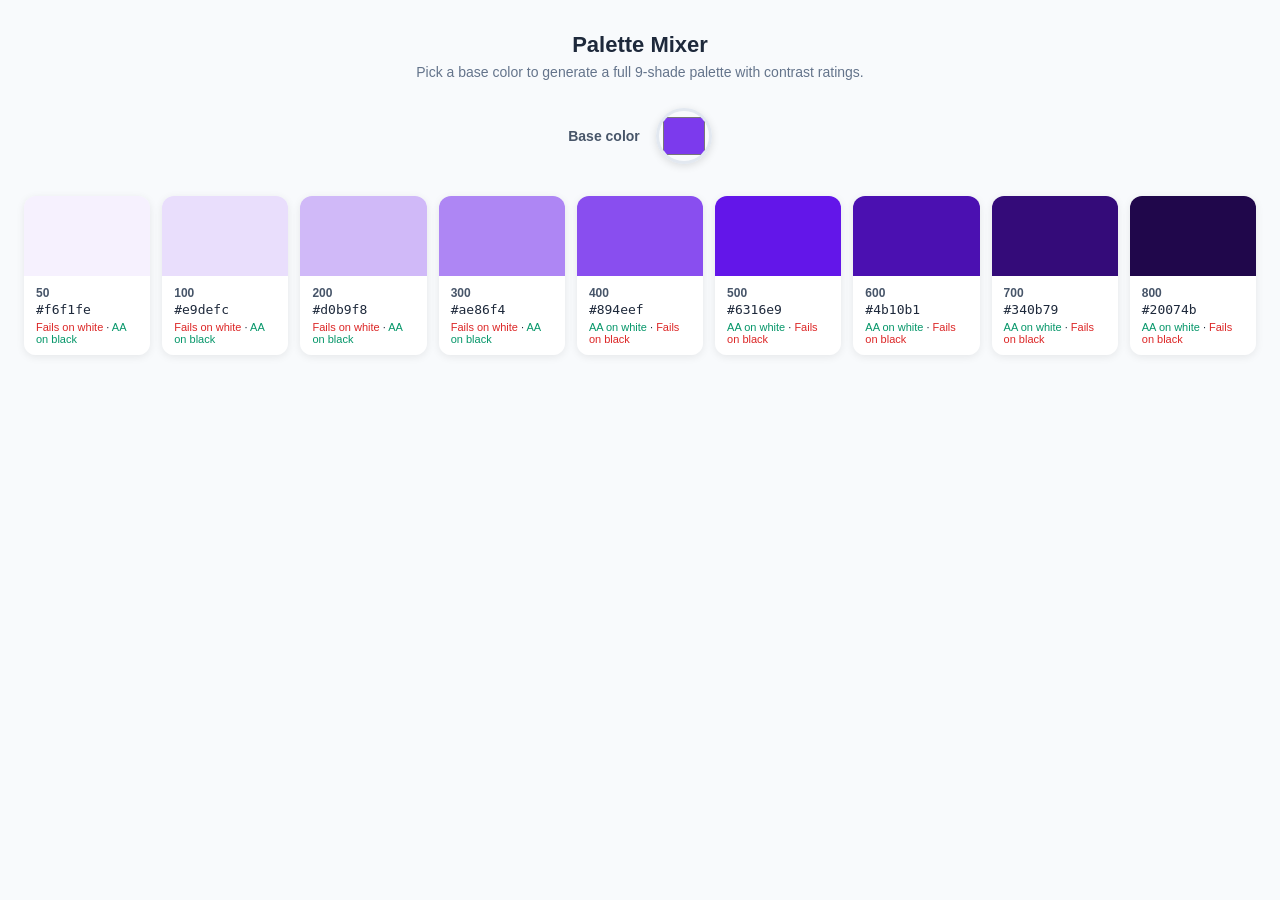
<file: artifact-gallery/content/claude/palette-mixer.html>
<!DOCTYPE html>
<html lang="en">
<head>
  <meta charset="UTF-8" />
  <meta name="viewport" content="width=device-width, initial-scale=1.0" />
  <title>Palette Mixer</title>
  <style>
    *, *::before, *::after { box-sizing: border-box; margin: 0; padding: 0; }
    body {
      font-family: -apple-system, BlinkMacSystemFont, 'Segoe UI', sans-serif;
      background: #f8fafc;
      color: #1e293b;
      min-height: 100vh;
      padding: 32px 24px;
    }
    h1 { font-size: 1.375rem; font-weight: 700; margin-bottom: 6px; text-align: center; }
    .subtitle { text-align: center; color: #64748b; font-size: 0.875rem; margin-bottom: 28px; }
    .picker-row {
      display: flex;
      align-items: center;
      justify-content: center;
      gap: 16px;
      margin-bottom: 32px;
    }
    label { font-size: 0.875rem; font-weight: 600; color: #475569; }
    input[type="color"] {
      width: 56px; height: 56px;
      border-radius: 50%;
      border: 3px solid #e2e8f0;
      padding: 2px;
      cursor: pointer;
      background: none;
      box-shadow: 0 2px 8px rgba(0,0,0,.12);
    }
    .palette {
      display: grid;
      grid-template-columns: repeat(auto-fit, minmax(120px, 1fr));
      gap: 12px;
    }
    .swatch {
      border-radius: 12px;
      overflow: hidden;
      box-shadow: 0 2px 8px rgba(0,0,0,.08);
      cursor: pointer;
      transition: transform .15s, box-shadow .15s;
    }
    .swatch:hover { transform: translateY(-3px); box-shadow: 0 8px 20px rgba(0,0,0,.15); }
    .swatch-color { height: 80px; }
    .swatch-info {
      background: #fff;
      padding: 10px 12px;
    }
    .swatch-name  { font-size: 0.75rem; font-weight: 600; color: #475569; margin-bottom: 2px; }
    .swatch-hex   { font-family: monospace; font-size: 0.8125rem; color: #1e293b; }
    .swatch-aa    { font-size: 0.6875rem; margin-top: 4px; }
    .pass { color: #059669; } .fail { color: #dc2626; }
    .toast {
      position: fixed;
      bottom: 24px; left: 50%;
      transform: translateX(-50%) translateY(60px);
      background: #1e293b;
      color: #fff;
      padding: 10px 20px;
      border-radius: 99px;
      font-size: 0.875rem;
      transition: transform .25s ease;
      pointer-events: none;
    }
    .toast.show { transform: translateX(-50%) translateY(0); }
  </style>
</head>
<body>
  <h1>Palette Mixer</h1>
  <p class="subtitle">Pick a base color to generate a full 9-shade palette with contrast ratings.</p>
  <div class="picker-row">
    <label for="base-color">Base color</label>
    <input type="color" id="base-color" value="#7c3aed" />
  </div>
  <div class="palette" id="palette"></div>
  <div class="toast" id="toast">Copied to clipboard!</div>

  <script>
    const input   = document.getElementById('base-color');
    const palette = document.getElementById('palette');
    const toast   = document.getElementById('toast');

    function hexToHsl(hex) {
      let r = parseInt(hex.slice(1,3),16)/255;
      let g = parseInt(hex.slice(3,5),16)/255;
      let b = parseInt(hex.slice(5,7),16)/255;
      const max=Math.max(r,g,b), min=Math.min(r,g,b);
      let h,s,l=(max+min)/2;
      if(max===min){h=s=0;}else{
        const d=max-min; s=l>.5?d/(2-max-min):d/(max+min);
        switch(max){case r:h=(g-b)/d+(g<b?6:0);break;case g:h=(b-r)/d+2;break;case b:h=(r-g)/d+4;break;}
        h/=6;
      }
      return [Math.round(h*360), Math.round(s*100), Math.round(l*100)];
    }

    function hslToHex(h,s,l) {
      s/=100; l/=100;
      const a=s*Math.min(l,1-l);
      const f=n=>{const k=(n+h/30)%12;const c=l-a*Math.max(Math.min(k-3,9-k,1),-1);return Math.round(255*c).toString(16).padStart(2,'0');};
      return `#${f(0)}${f(8)}${f(4)}`;
    }

    function luminance(hex) {
      const [r,g,b] = [hex.slice(1,3),hex.slice(3,5),hex.slice(5,7)].map(c => {
        const v=parseInt(c,16)/255; return v<=.03928?v/12.92:Math.pow((v+.055)/1.055,2.4);
      });
      return .2126*r+.7152*g+.0722*b;
    }

    function contrast(hex1, hex2) {
      const l1=luminance(hex1), l2=luminance(hex2);
      return (Math.max(l1,l2)+.05)/(Math.min(l1,l2)+.05);
    }

    function generate(baseHex) {
      const [h,s] = hexToHsl(baseHex);
      const lightnesses = [97,93,85,74,62,50,38,26,16];
      const names = ['50','100','200','300','400','500','600','700','800'];
      return lightnesses.map((l,i) => {
        const hex = hslToHex(h, Math.min(s, 90), l);
        const onWhite = contrast(hex, '#ffffff');
        const onBlack = contrast(hex, '#000000');
        return { name: names[i], hex, onWhite, onBlack };
      });
    }

    function render() {
      const swatches = generate(input.value);
      palette.innerHTML = swatches.map(s => {
        const aaW = s.onWhite >= 4.5 ? '<span class="pass">AA on white</span>' : '<span class="fail">Fails on white</span>';
        const aaB = s.onBlack >= 4.5 ? '<span class="pass">AA on black</span>' : '<span class="fail">Fails on black</span>';
        return `
          <div class="swatch" data-hex="${s.hex}" title="Click to copy ${s.hex}">
            <div class="swatch-color" style="background:${s.hex}"></div>
            <div class="swatch-info">
              <div class="swatch-name">${s.name}</div>
              <div class="swatch-hex">${s.hex}</div>
              <div class="swatch-aa">${aaW} · ${aaB}</div>
            </div>
          </div>`;
      }).join('');
    }

    palette.addEventListener('click', async e => {
      const sw = e.target.closest('.swatch');
      if (!sw) return;
      await navigator.clipboard.writeText(sw.dataset.hex).catch(()=>{});
      toast.classList.add('show');
      setTimeout(() => toast.classList.remove('show'), 2000);
    });

    input.addEventListener('input', render);
    render();
  </script>
</body>
</html>
</file>
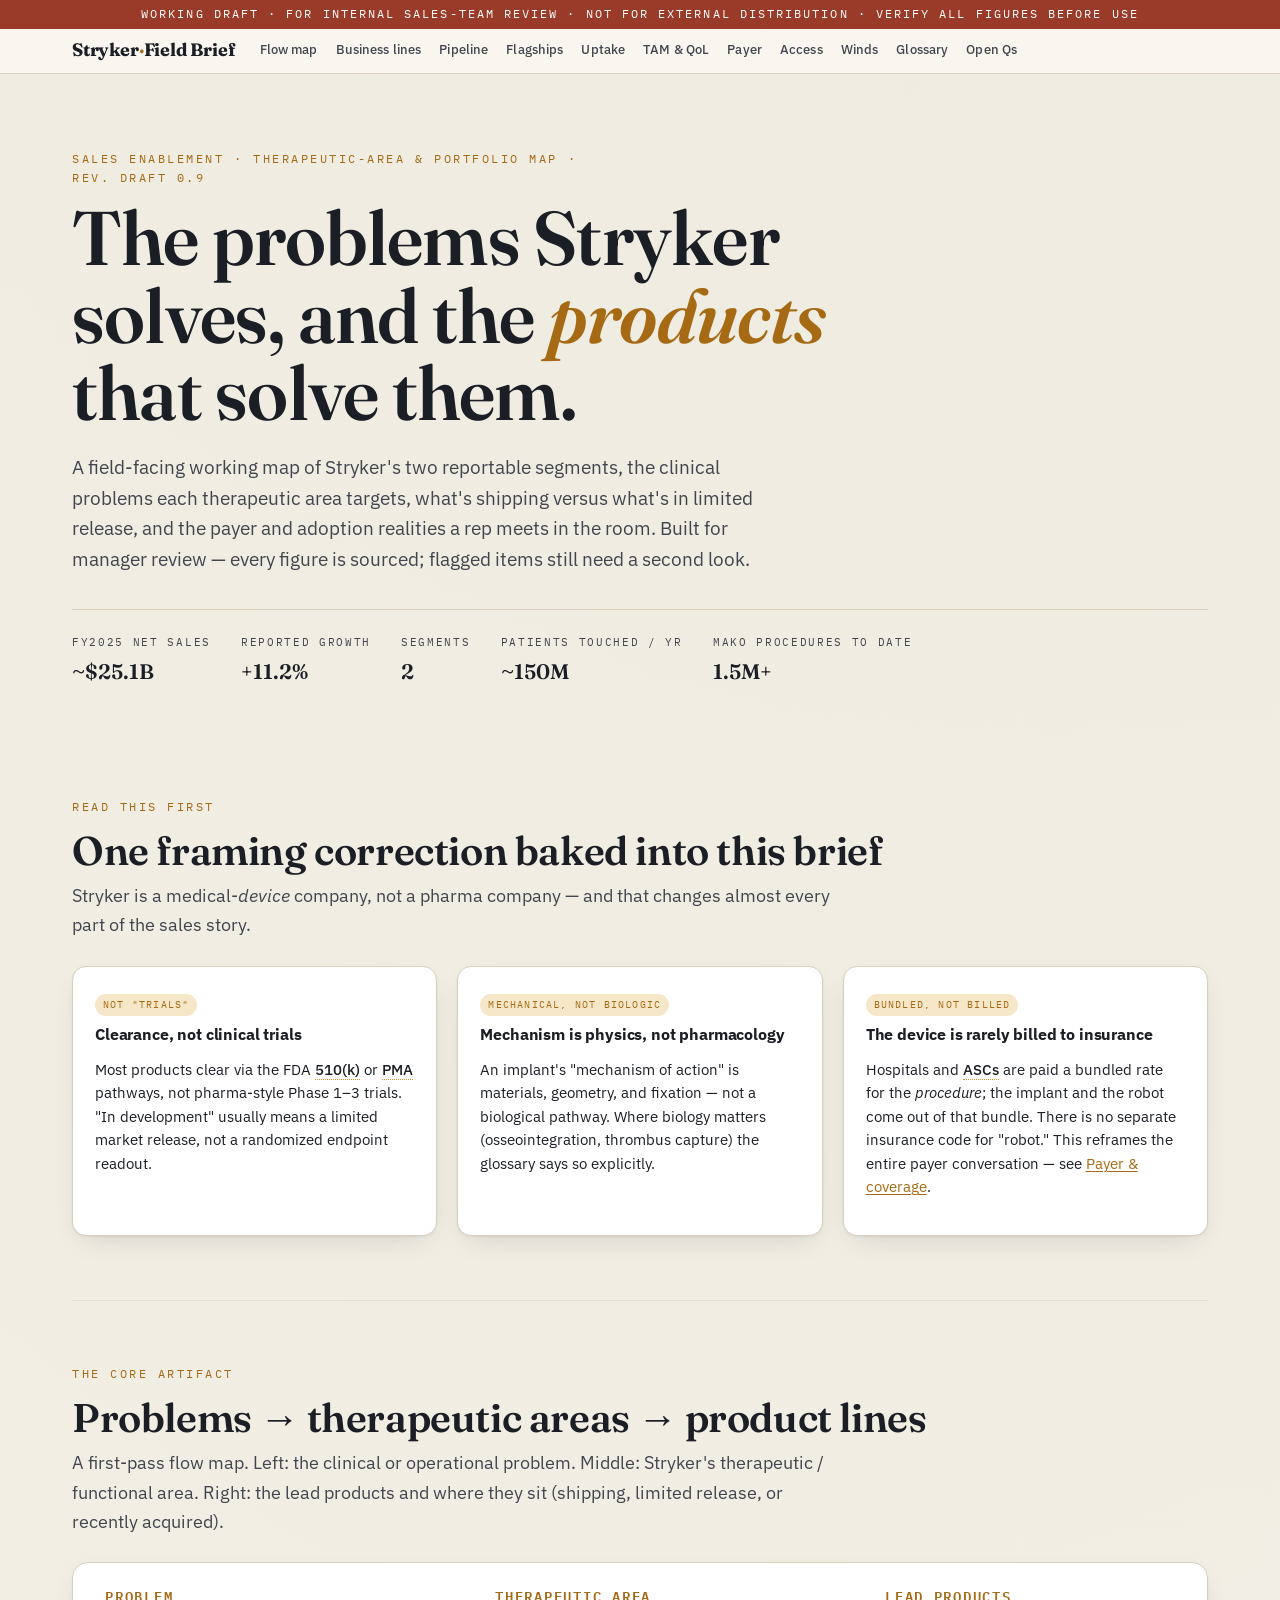
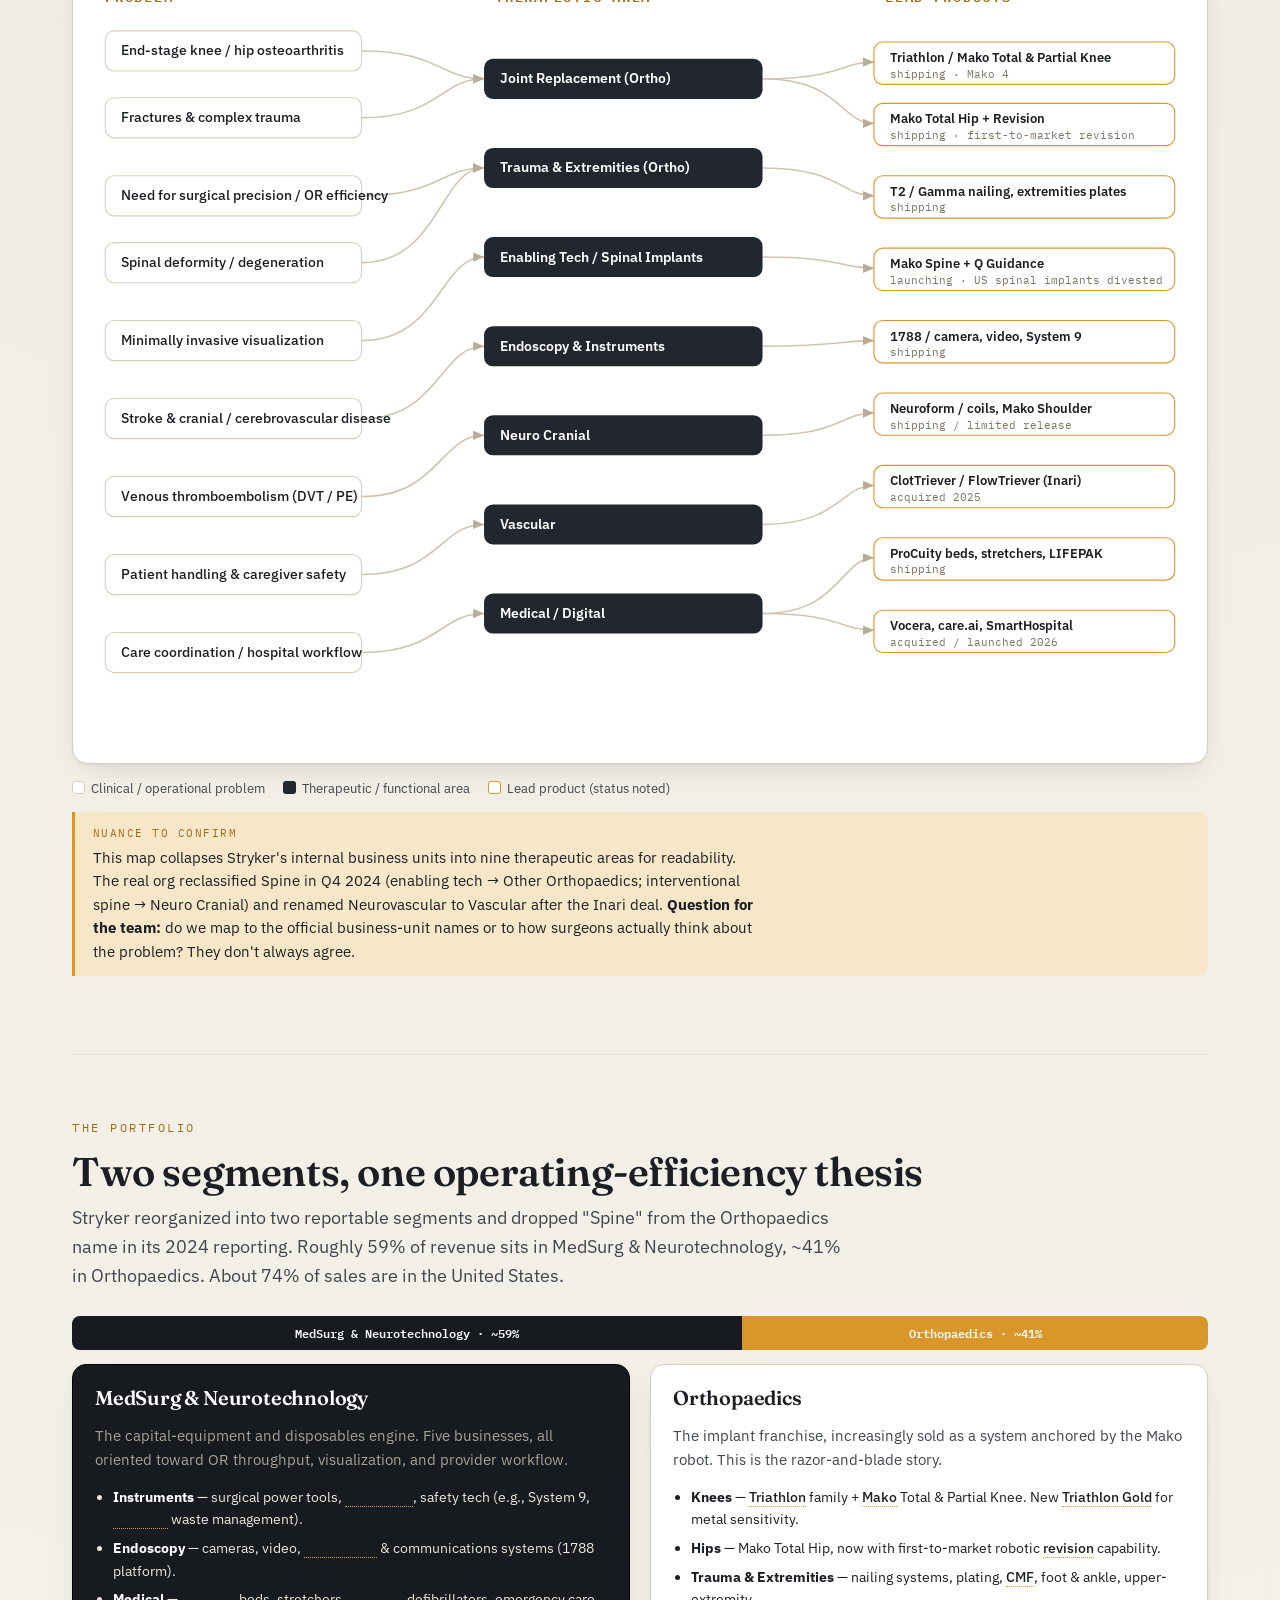
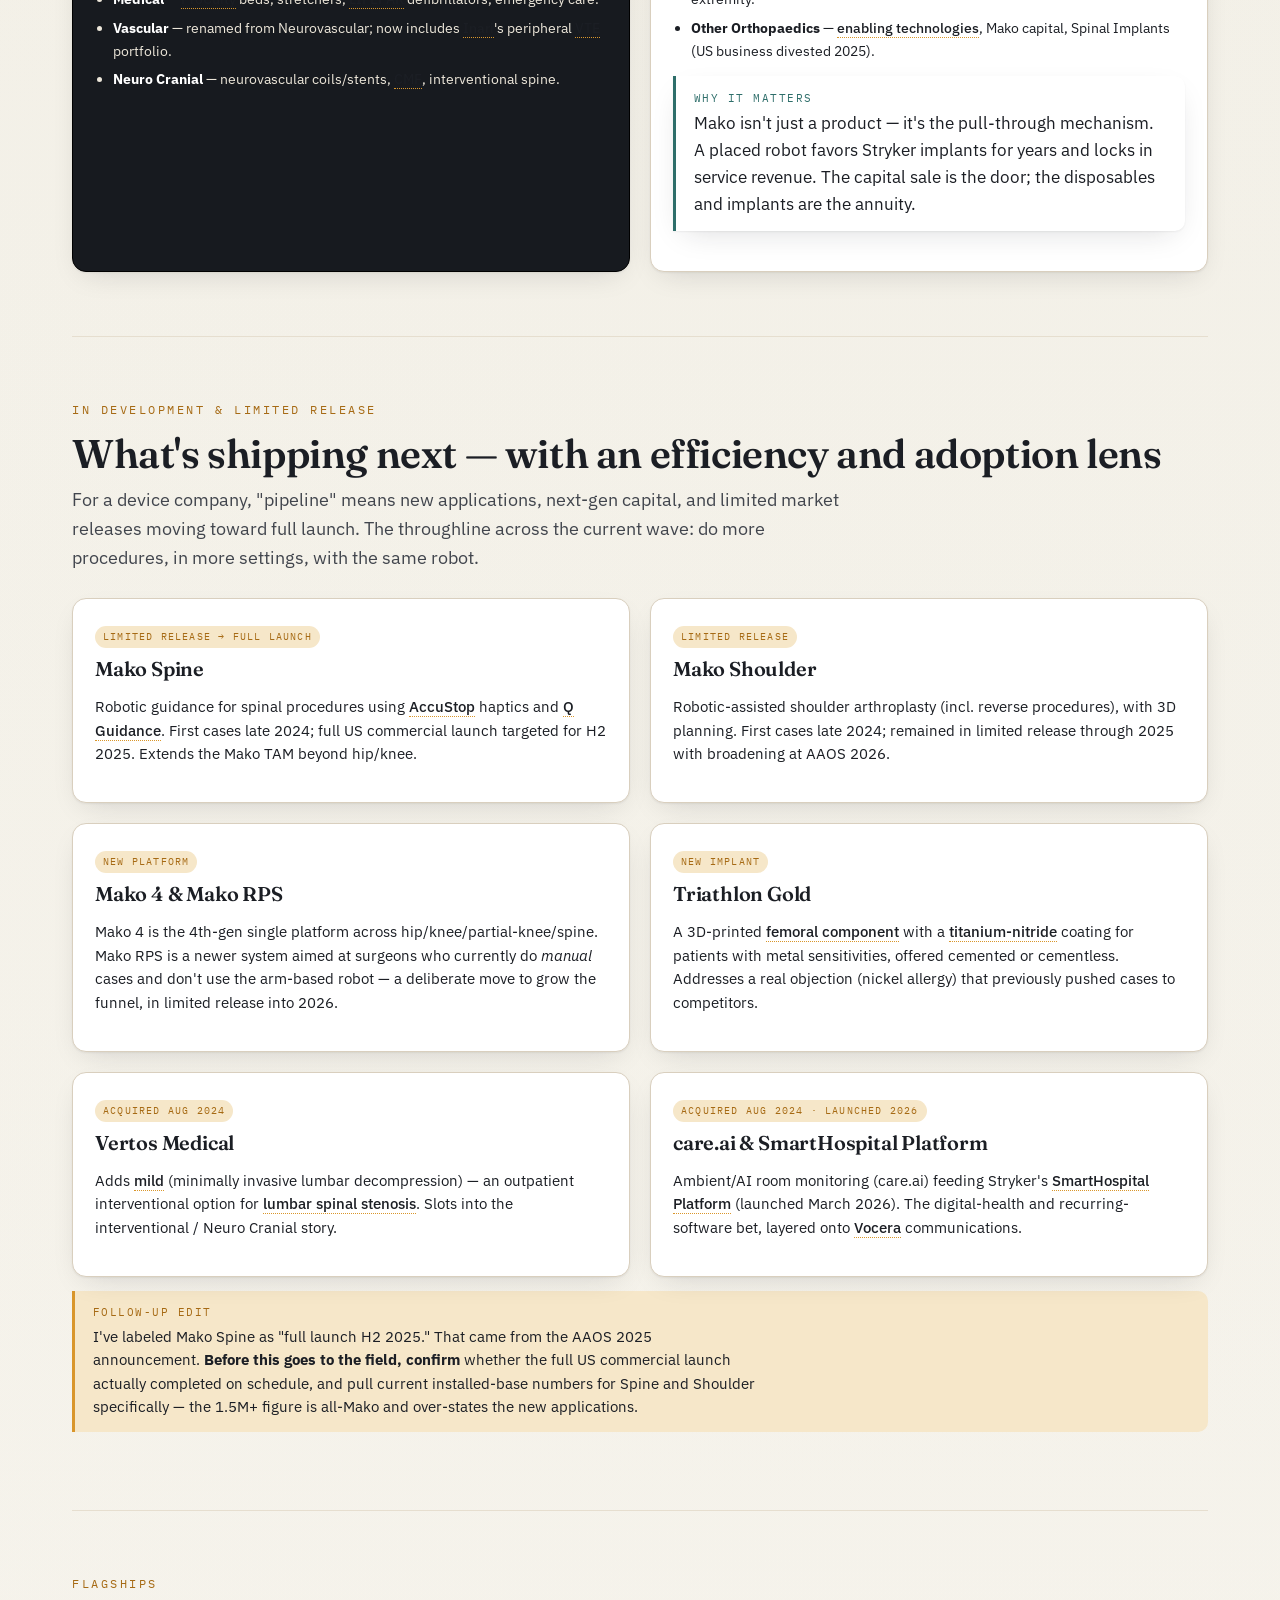
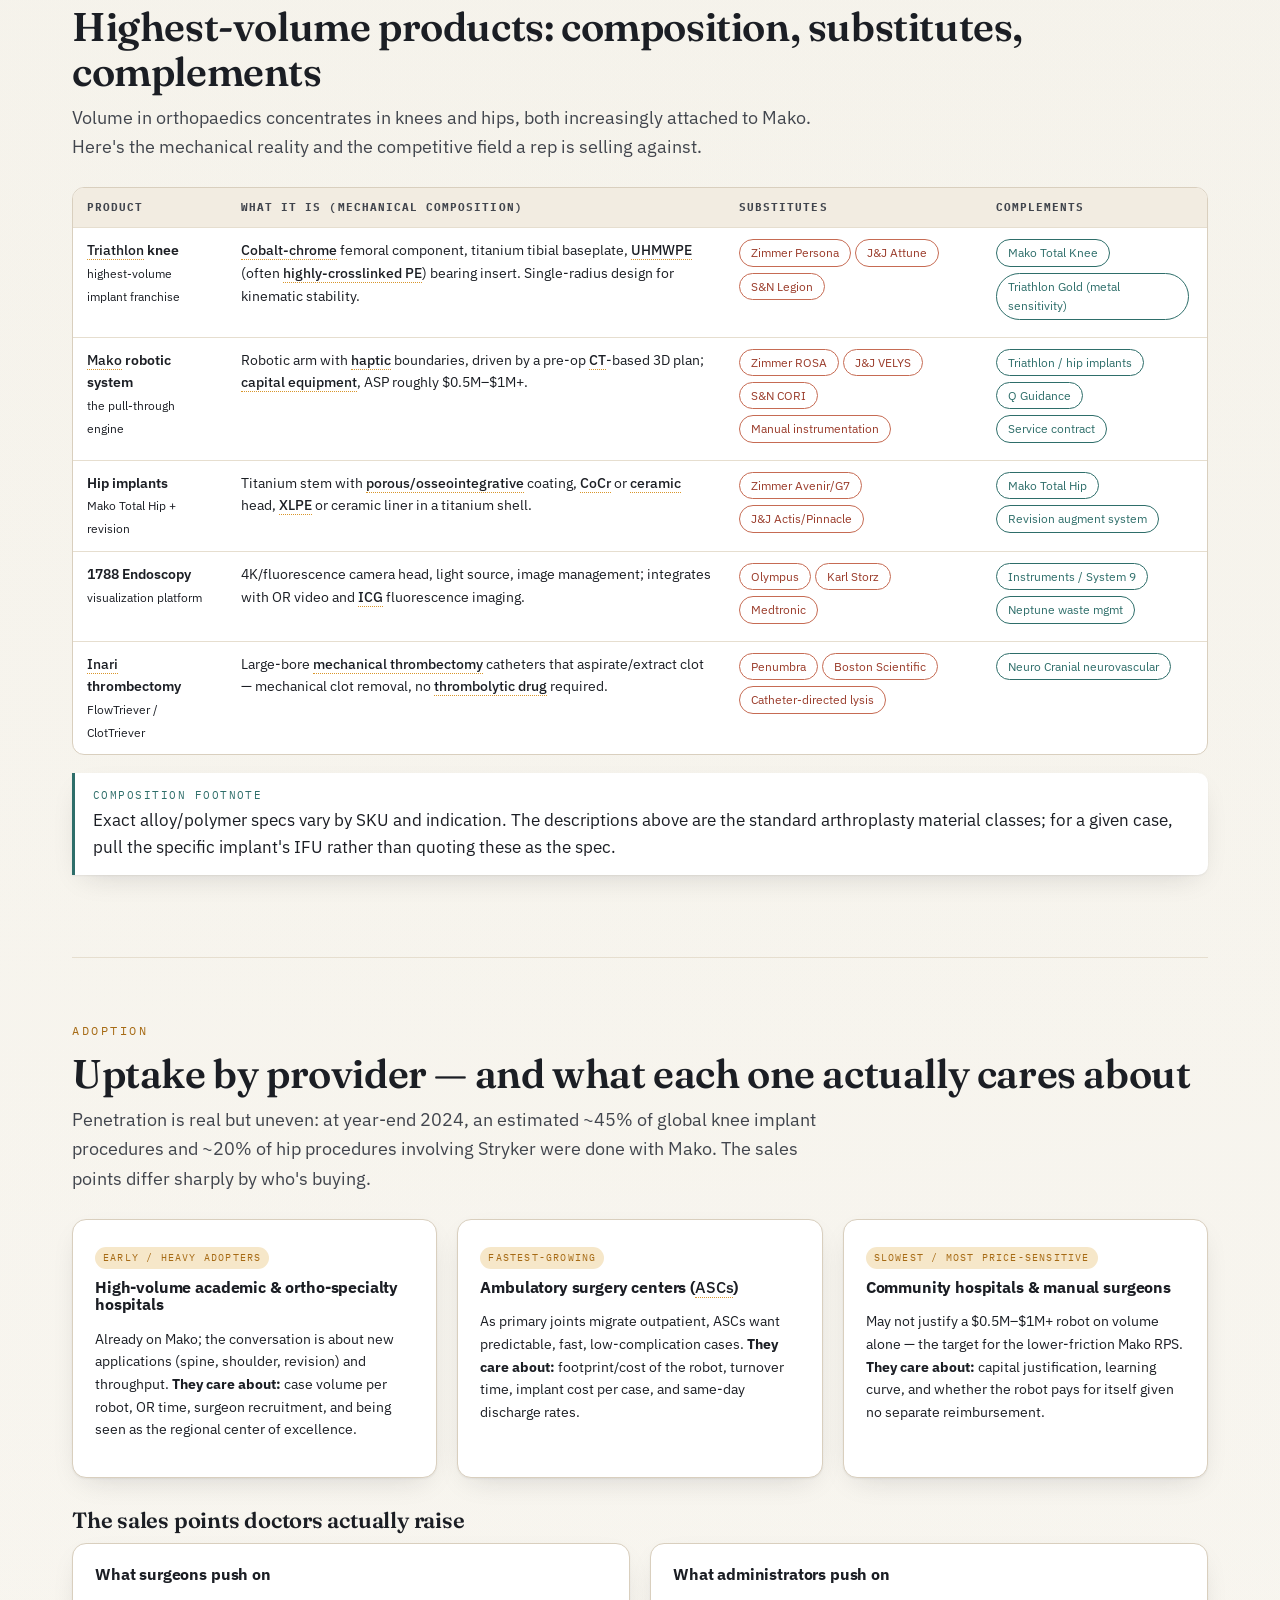
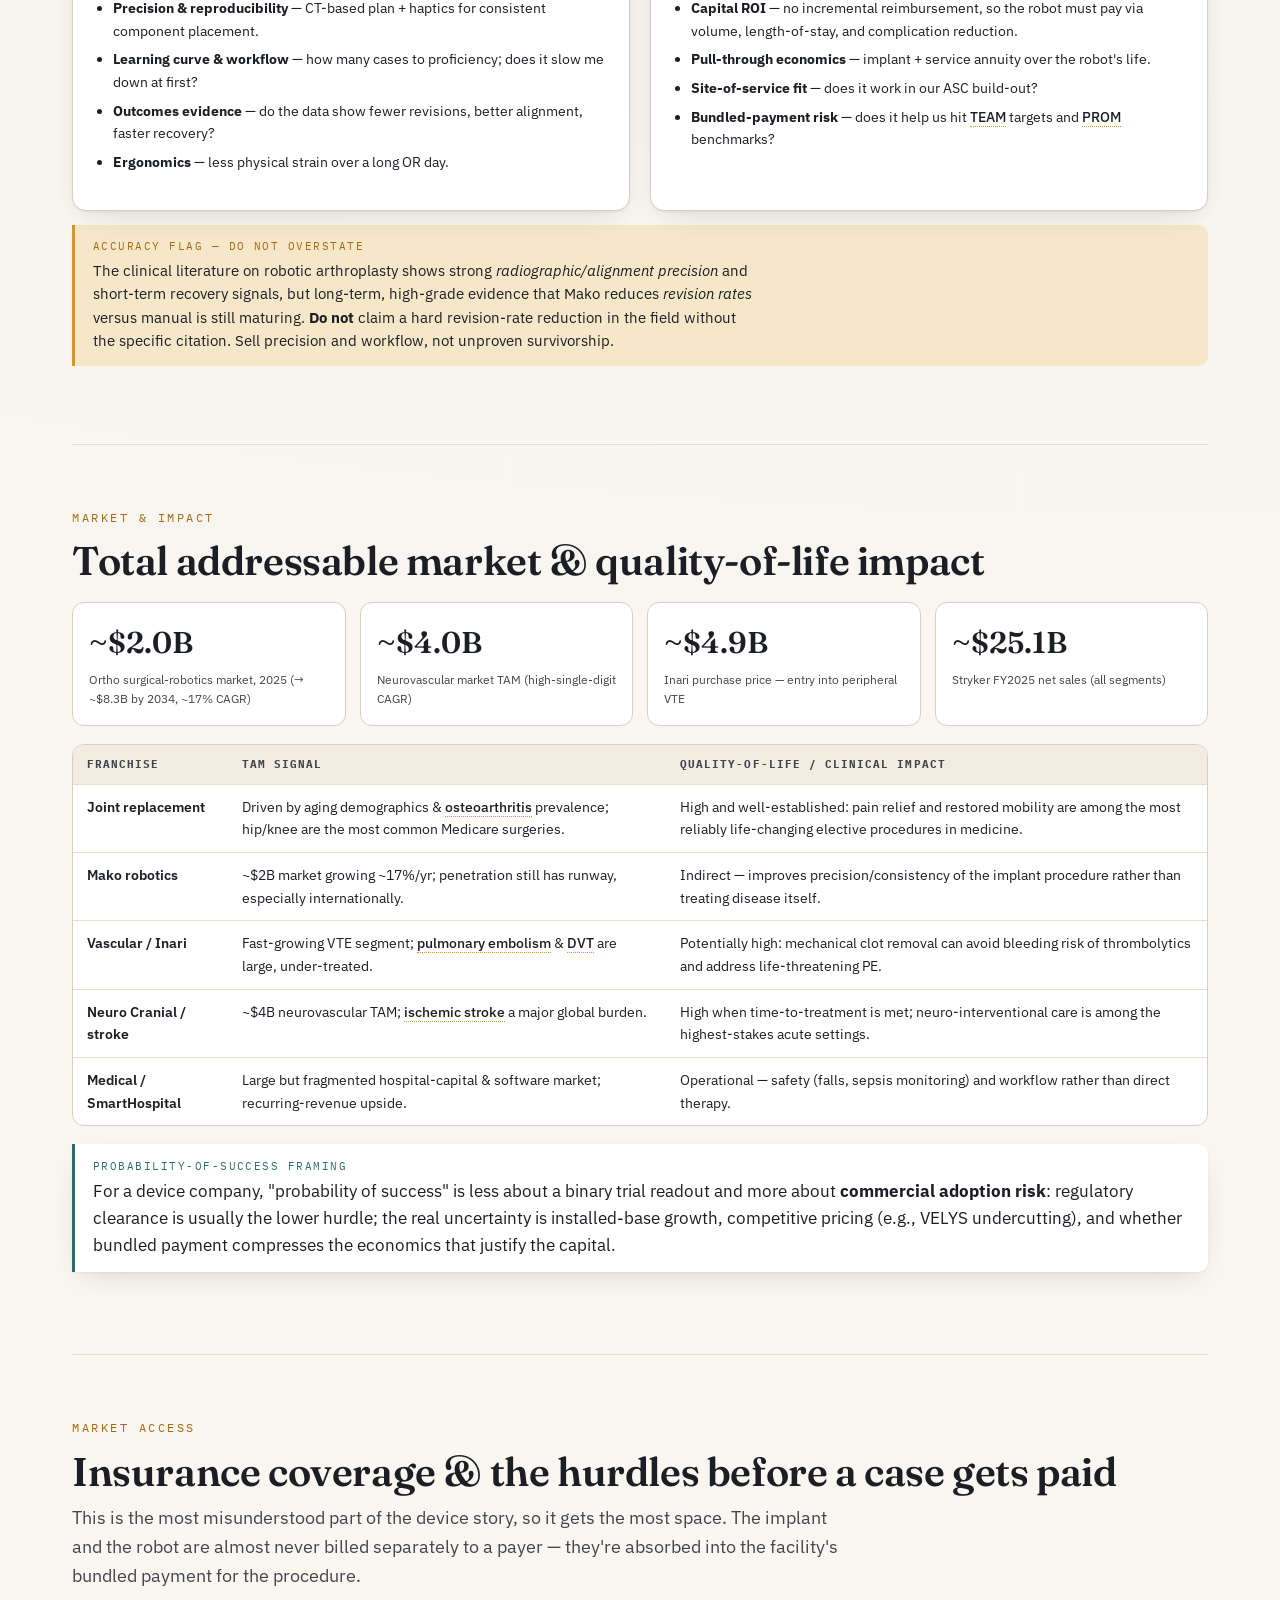
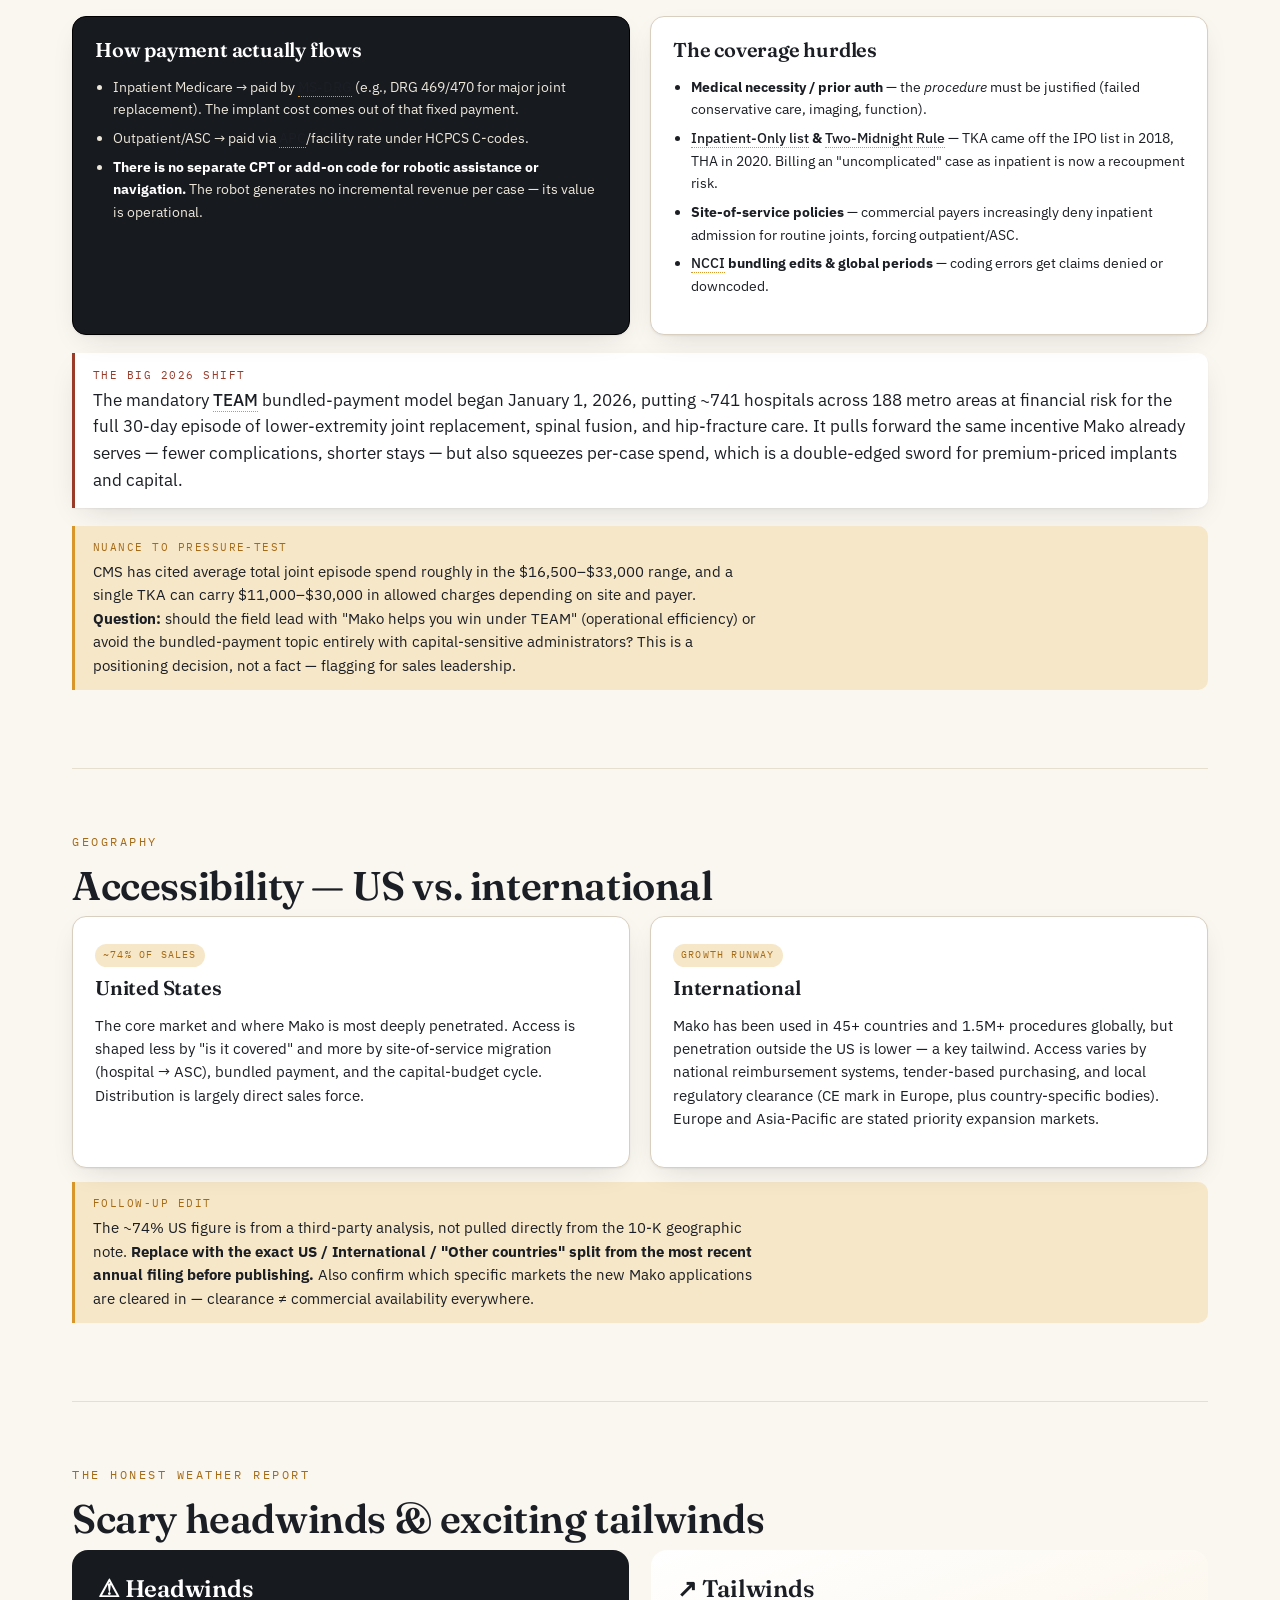
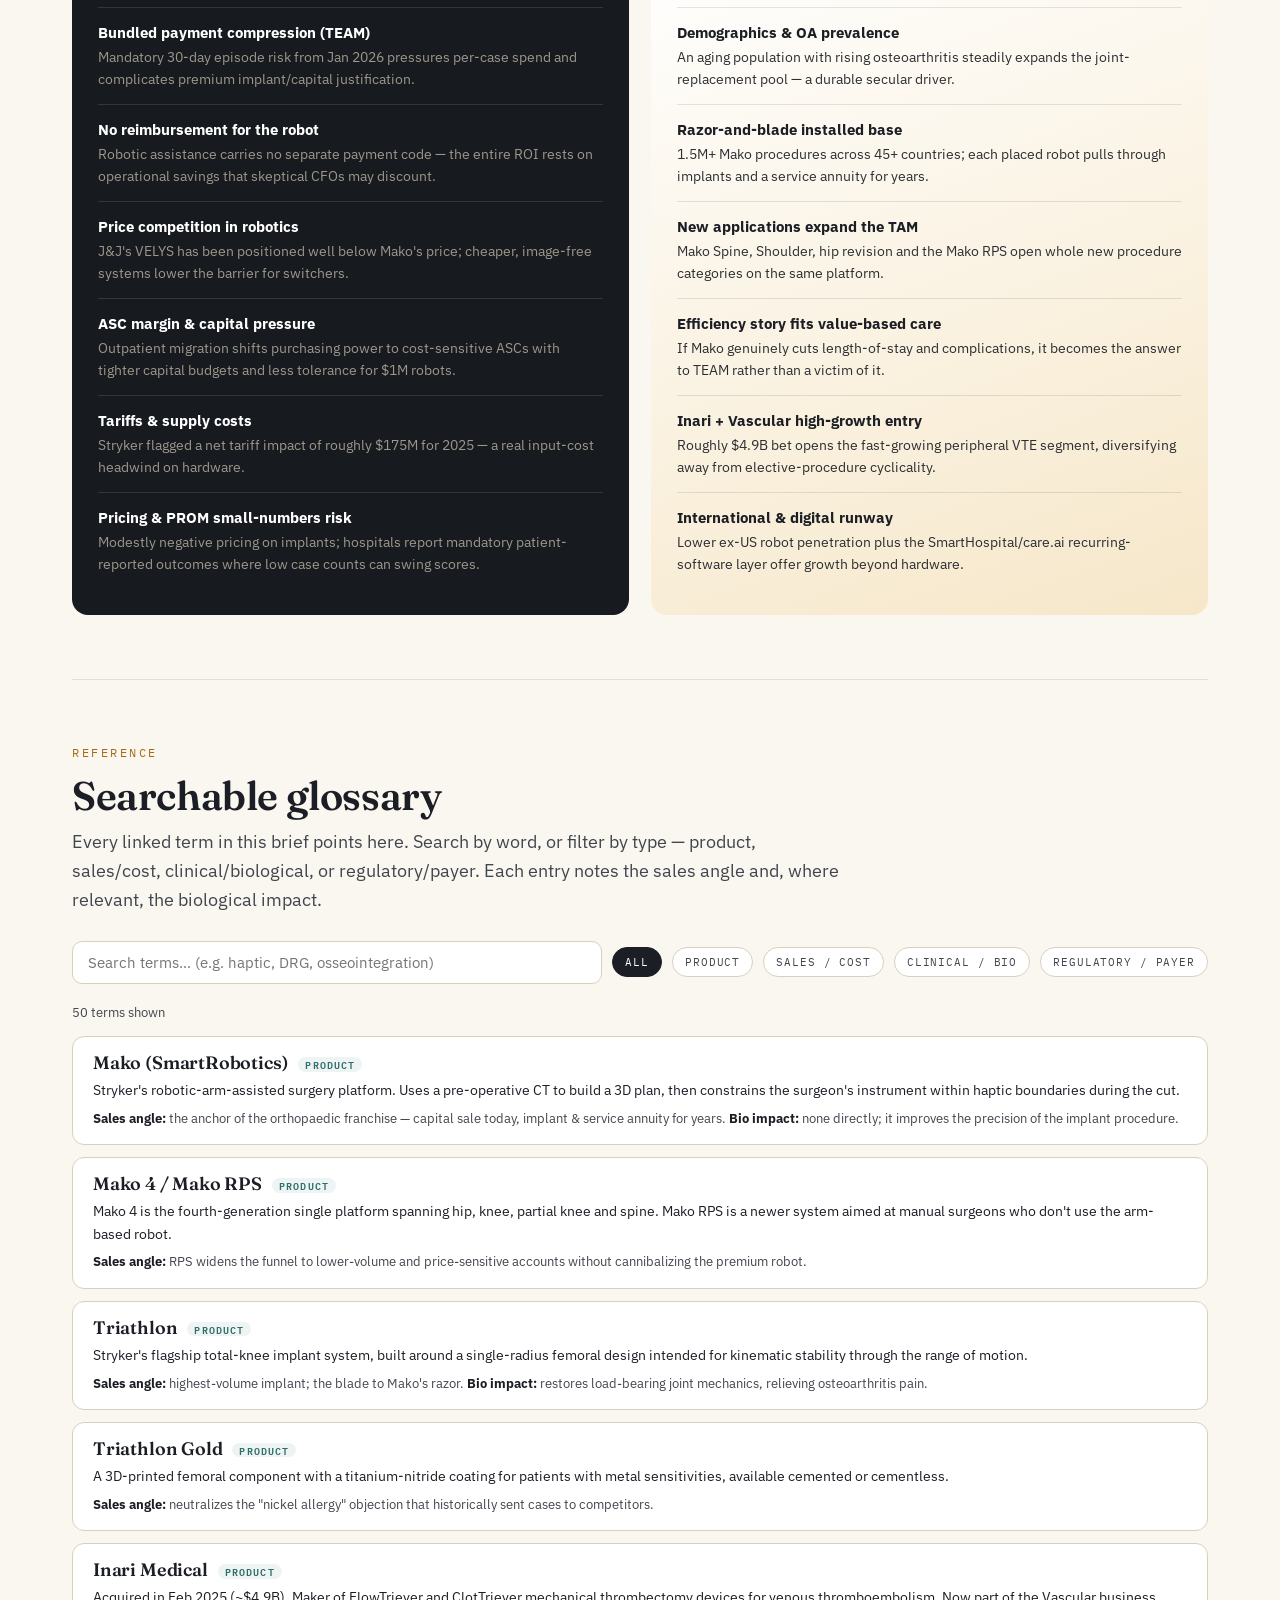
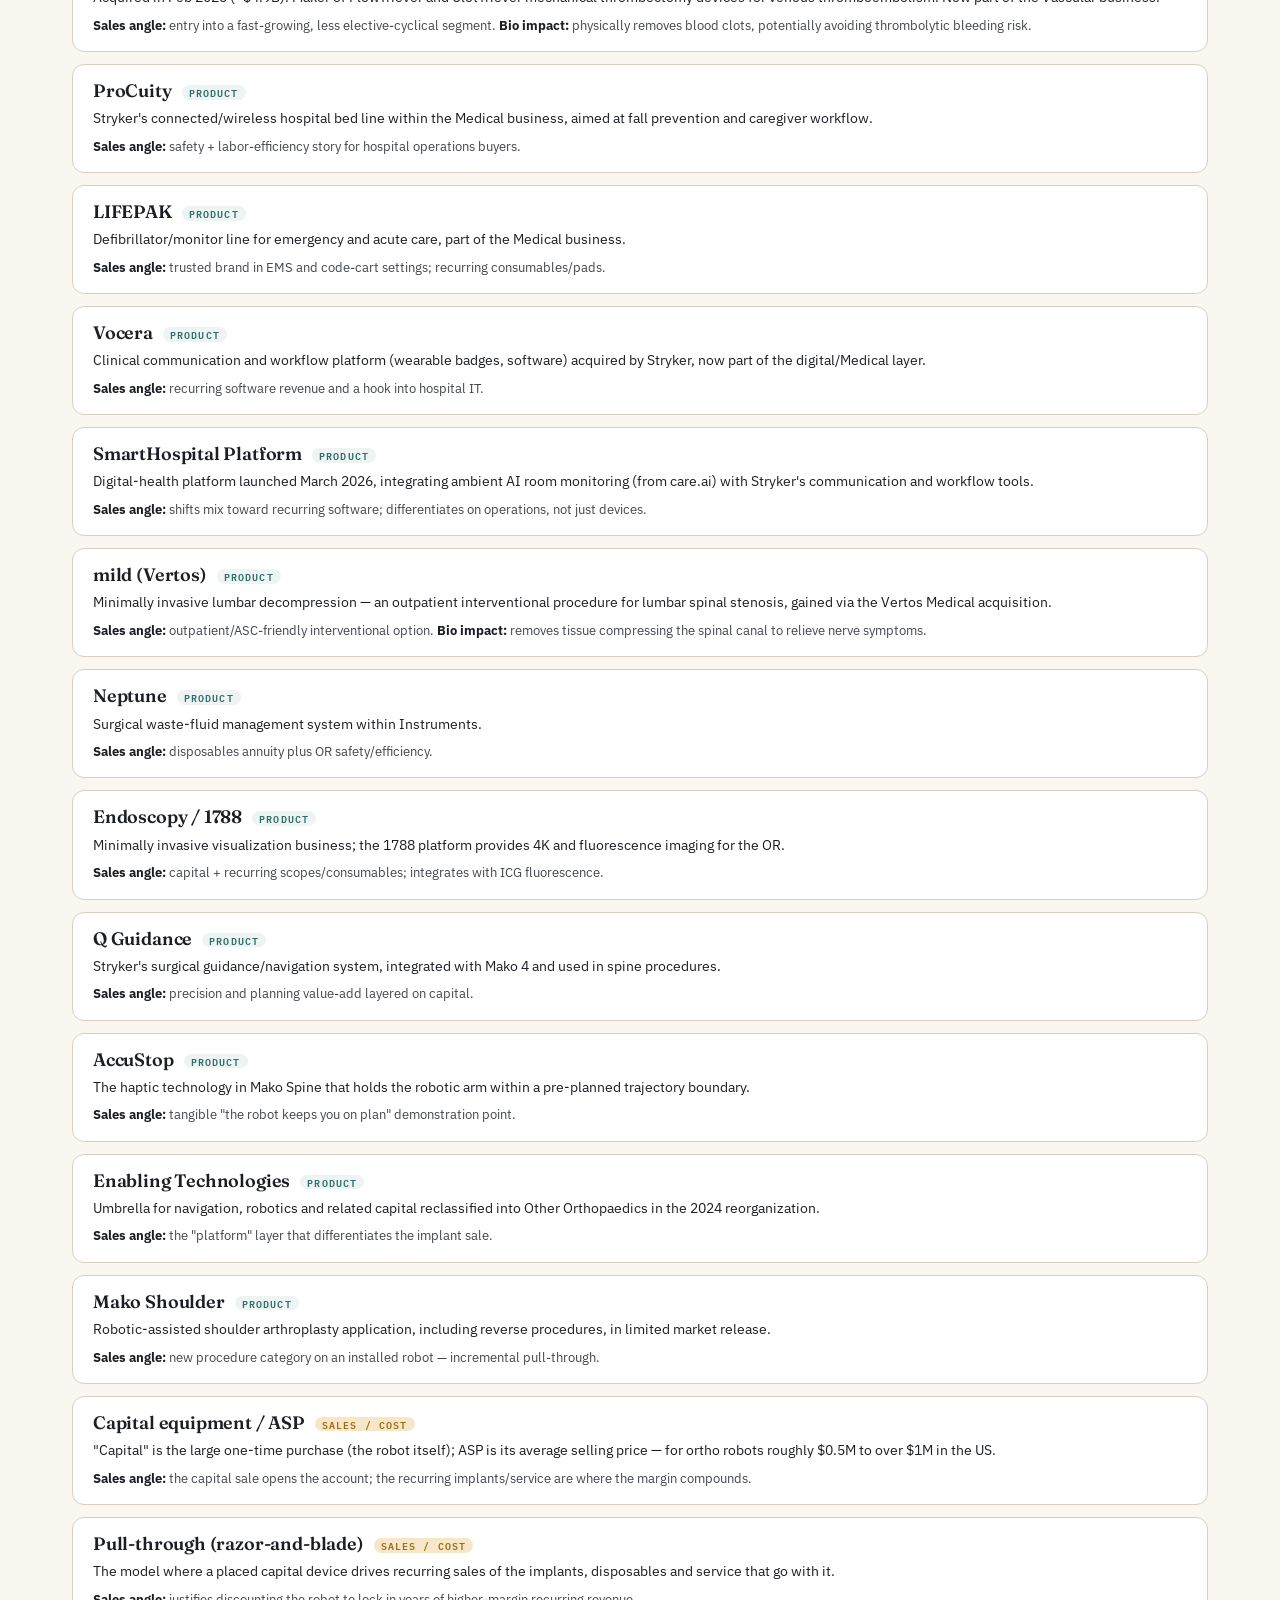
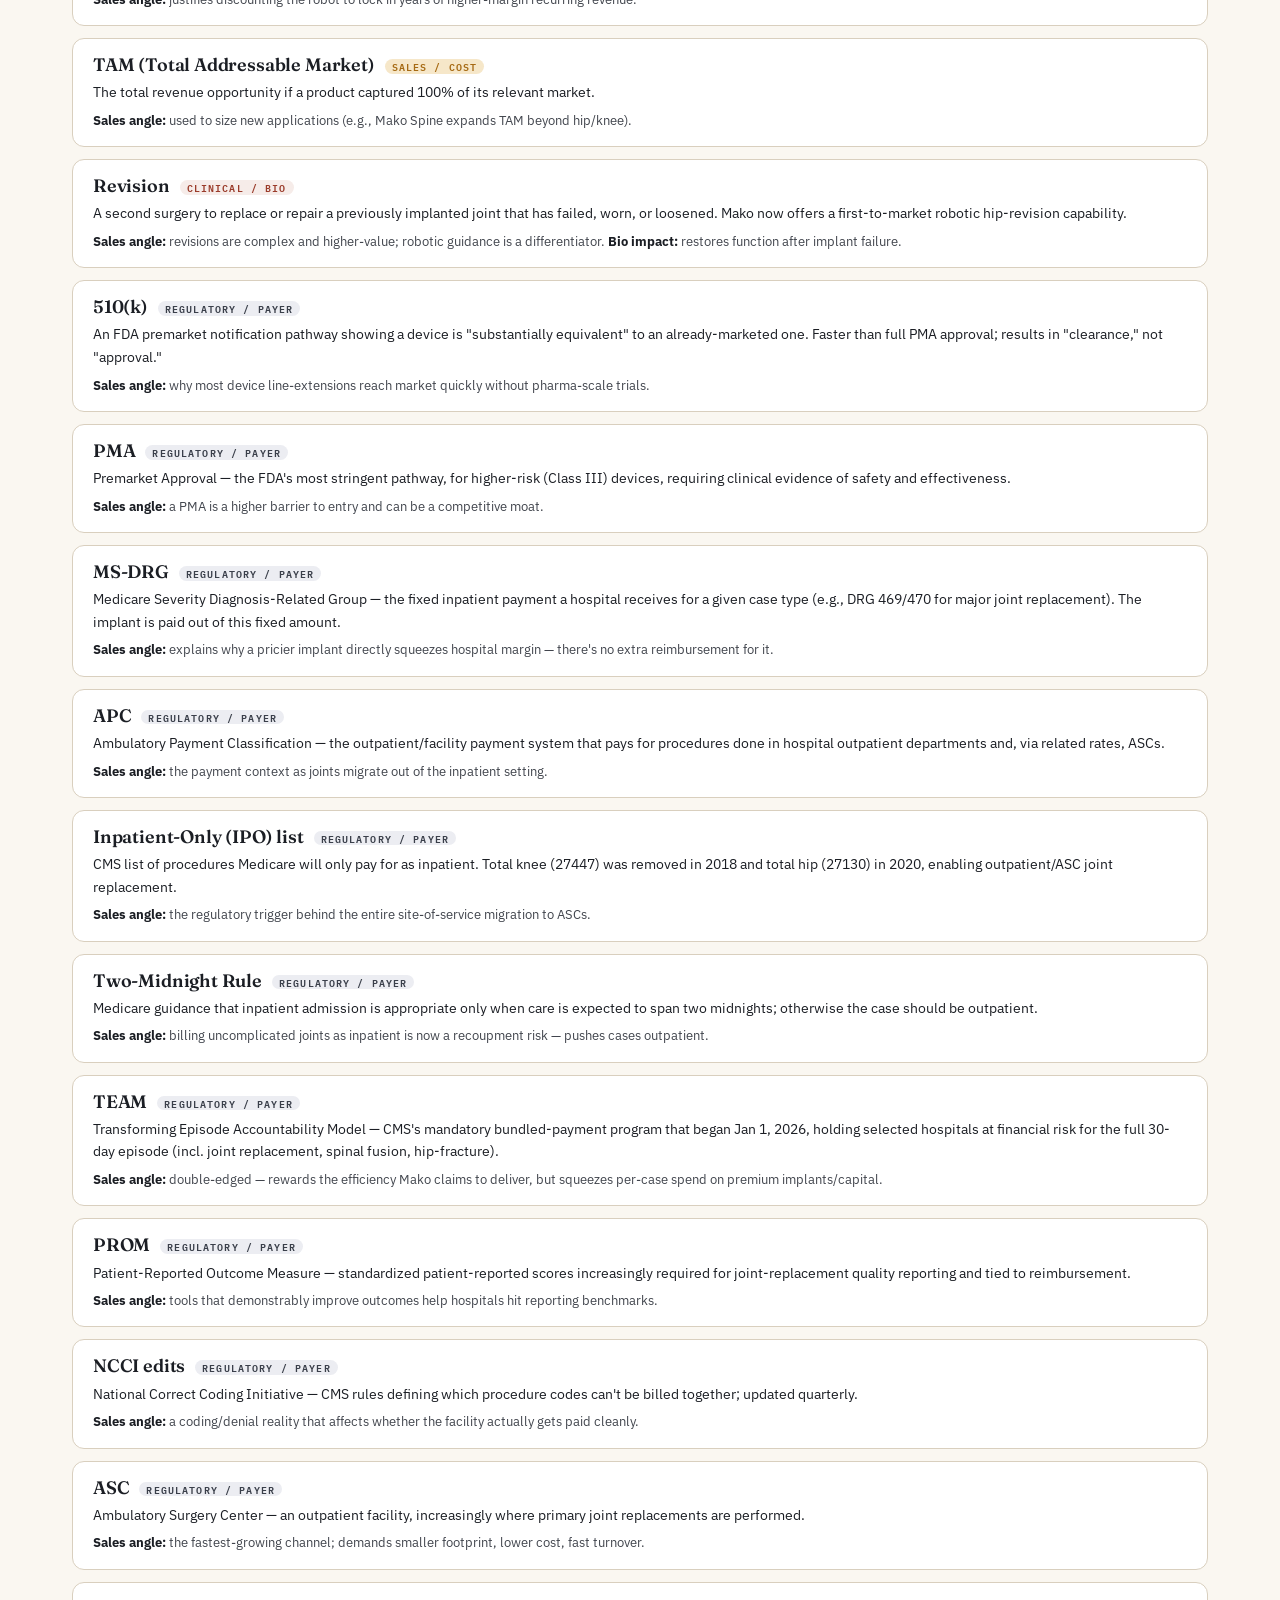
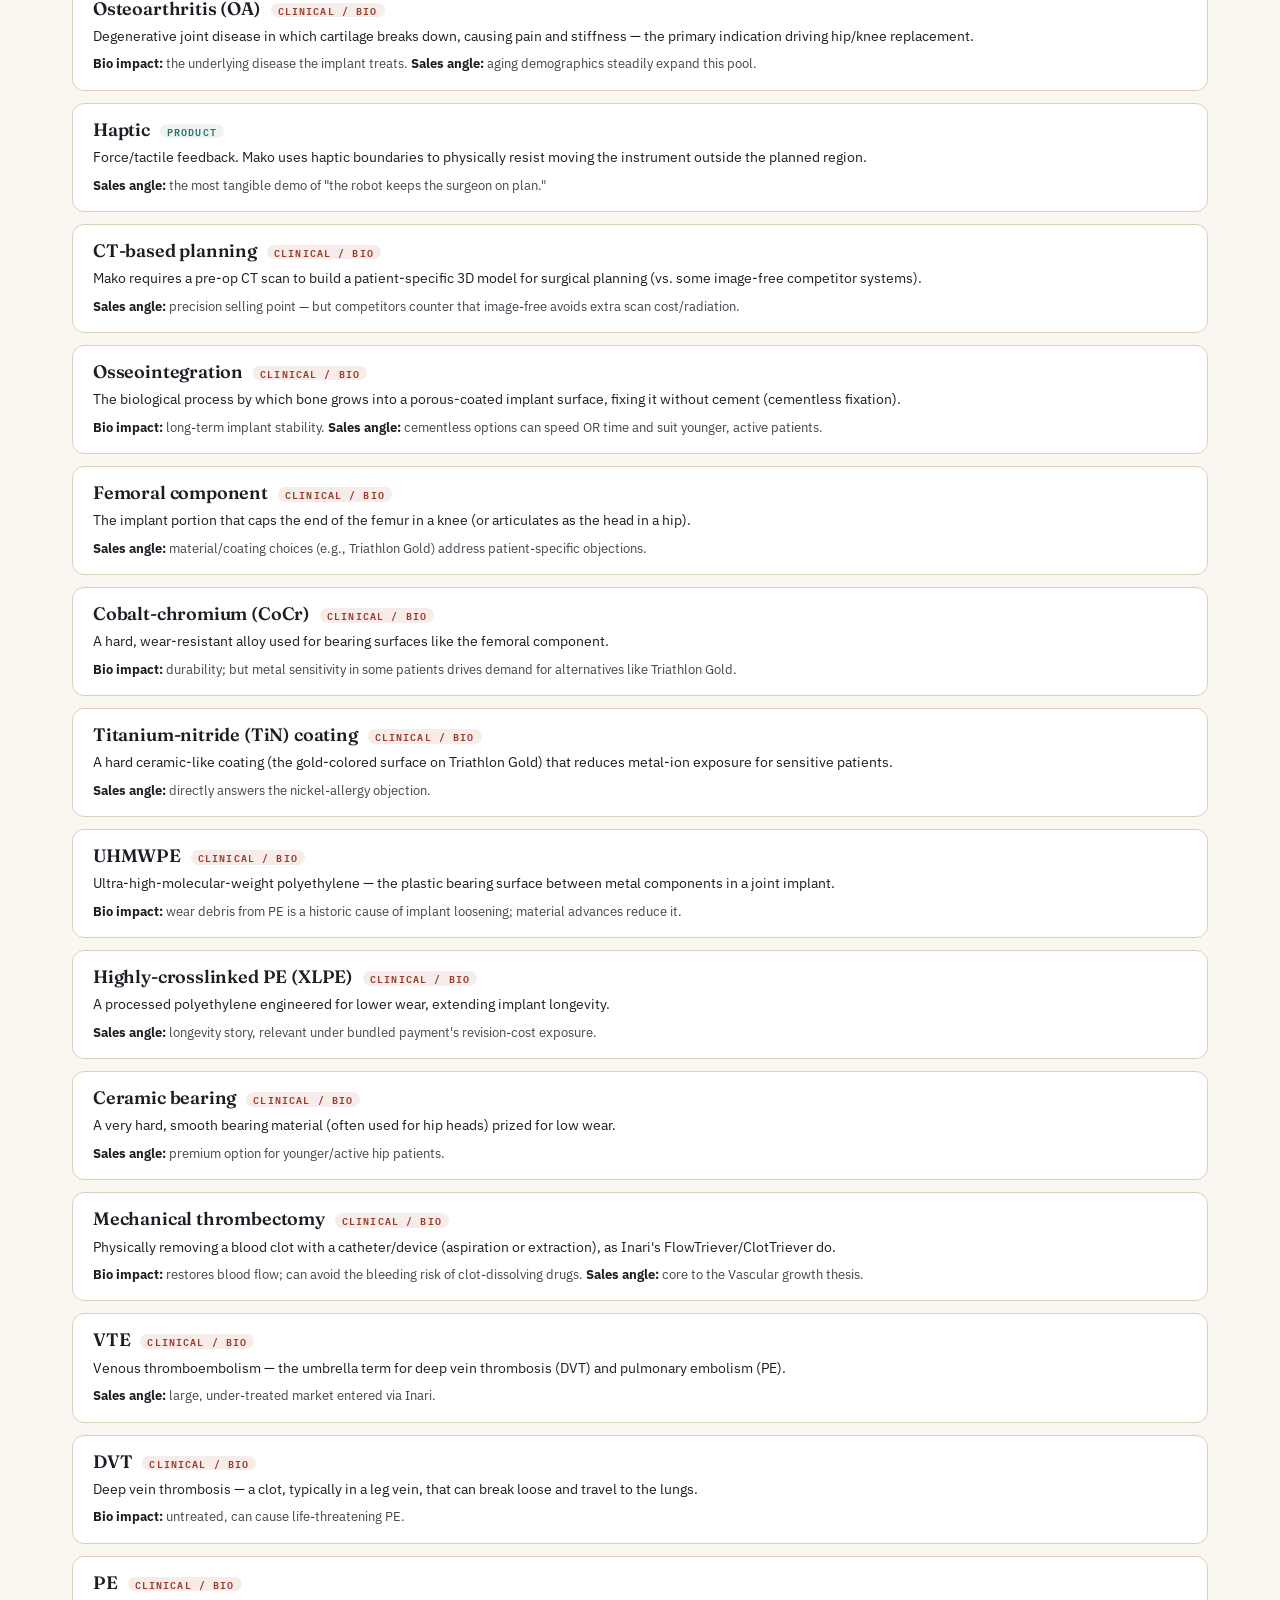
<file: artifact-gallery/content/claude/stryker-therapeutic-areas-draft.html>
<!DOCTYPE html>
<html lang="en">
<head>
<meta charset="UTF-8">
<meta name="viewport" content="width=device-width, initial-scale=1.0">
<title>Stryker — Problems, Therapeutic Areas &amp; Product Lines (Sales Working Draft)</title>
<link rel="preconnect" href="https://fonts.googleapis.com">
<link rel="preconnect" href="https://fonts.gstatic.com" crossorigin>
<link href="https://fonts.googleapis.com/css2?family=Fraunces:ital,opsz,wght@0,9..144,400;0,9..144,500;0,9..144,600;0,9..144,700;1,9..144,400&family=IBM+Plex+Sans:wght@400;500;600;700&family=IBM+Plex+Mono:wght@400;500;600&display=swap" rel="stylesheet">
<style>
  :root{
    --paper:#FAF7F1; --paper-2:#F2ECE1; --ink:#1B1E24; --ink-soft:#41454d;
    --gold:#D9962B; --gold-deep:#A66A14; --gold-wash:#F6E7C9;
    --line:#D9CFBE; --line-soft:#E6DECF;
    --char:#171A1F; --char-2:#22262E; --on-char:#EDE7DA; --on-char-soft:#A8A294;
    --teal:#2E6E6A; --rust:#9A3B2A; --rust-soft:#C66B53;
    --max:1180px;
    --shadow:0 1px 2px rgba(27,30,36,.06),0 10px 30px -12px rgba(27,30,36,.18);
  }
  *{box-sizing:border-box}
  html{scroll-behavior:smooth; scroll-padding-top:84px}
  body{margin:0;background:var(--paper);color:var(--ink);
    font-family:"IBM Plex Sans",system-ui,sans-serif;font-size:16.5px;line-height:1.62;
    -webkit-font-smoothing:antialiased;
    background-image:radial-gradient(circle at 12% -5%,rgba(217,150,43,.06),transparent 40%),radial-gradient(circle at 90% 0%,rgba(46,110,106,.05),transparent 45%);}
  .mono{font-family:"IBM Plex Mono",monospace}
  h1,h2,h3,h4{font-family:"Fraunces",Georgia,serif;font-weight:600;line-height:1.12;letter-spacing:-.01em;color:var(--ink)}
  a{color:var(--gold-deep);text-decoration-thickness:1px;text-underline-offset:2px}
  /* ---------- top bar ---------- */
  .draft-strip{position:fixed;top:0;left:0;right:0;z-index:60;background:var(--rust);color:#fff;
    font-family:"IBM Plex Mono",monospace;font-size:11.5px;letter-spacing:.18em;text-transform:uppercase;
    text-align:center;padding:5px 10px}
  nav.top{position:fixed;top:26px;left:0;right:0;z-index:55;background:rgba(250,247,241,.86);
    backdrop-filter:blur(10px);border-bottom:1px solid var(--line);}
  nav.top .wrap{max-width:var(--max);margin:0 auto;display:flex;align-items:center;gap:18px;
    padding:9px 22px;flex-wrap:wrap}
  nav.top .brand{font-family:"Fraunces",serif;font-weight:700;font-size:18px;letter-spacing:-.01em;margin-right:6px}
  nav.top .brand b{color:var(--gold-deep)}
  nav.top a{font-size:12.5px;color:var(--ink-soft);text-decoration:none;font-weight:500;letter-spacing:.01em}
  nav.top a:hover{color:var(--gold-deep)}
  main{max-width:var(--max);margin:0 auto;padding:0 22px}
  section{padding:64px 0;border-top:1px solid var(--line-soft)}
  section:first-of-type{border-top:none}
  .eyebrow{font-family:"IBM Plex Mono",monospace;font-size:11.5px;letter-spacing:.22em;text-transform:uppercase;color:var(--gold-deep);margin:0 0 12px}
  .sec-h{font-size:clamp(26px,3.6vw,40px);margin:0 0 8px}
  .lead{font-size:18px;color:var(--ink-soft);max-width:70ch;margin:0 0 26px}
  p{max-width:74ch}
  /* ---------- hero ---------- */
  .hero{padding:150px 0 70px;border:none}
  .hero h1{font-size:clamp(38px,6.4vw,76px);line-height:1.02;margin:0 0 20px;max-width:18ch}
  .hero h1 em{font-style:italic;color:var(--gold-deep)}
  .hero .sub{font-size:19px;color:var(--ink-soft);max-width:64ch}
  .hero-meta{display:flex;gap:30px;flex-wrap:wrap;margin-top:34px;padding-top:24px;border-top:1px solid var(--line)}
  .hero-meta div{font-size:13px}
  .hero-meta .k{font-family:"IBM Plex Mono",monospace;font-size:10.5px;letter-spacing:.16em;text-transform:uppercase;color:var(--ink-soft);display:block;margin-bottom:3px}
  .hero-meta .v{font-family:"Fraunces",serif;font-size:21px;font-weight:600}
  /* ---------- cards / grid ---------- */
  .grid{display:grid;gap:20px}
  .g2{grid-template-columns:repeat(2,1fr)}
  .g3{grid-template-columns:repeat(3,1fr)}
  .g4{grid-template-columns:repeat(4,1fr)}
  @media(max-width:880px){.g2,.g3,.g4{grid-template-columns:1fr}}
  .card{background:#fff;border:1px solid var(--line);border-radius:14px;padding:22px 22px;box-shadow:var(--shadow)}
  .card h3{font-size:20px;margin:0 0 6px}
  .card h4{font-size:15.5px;margin:0 0 4px;font-family:"IBM Plex Sans";font-weight:700}
  .card .tag{display:inline-block;font-family:"IBM Plex Mono",monospace;font-size:10px;letter-spacing:.12em;text-transform:uppercase;
    background:var(--gold-wash);color:var(--gold-deep);padding:3px 8px;border-radius:20px;margin-bottom:10px}
  .card.dark{background:var(--char);color:var(--on-char);border-color:#000}
  .card.dark h3,.card.dark h4{color:#fff}
  .card small{color:var(--ink-soft)}
  .stat{font-family:"Fraunces",serif;font-size:34px;font-weight:600;color:var(--gold-deep);line-height:1}
  .stat-row{display:flex;gap:14px;flex-wrap:wrap;margin:18px 0}
  .stat-box{flex:1;min-width:150px;background:#fff;border:1px solid var(--line);border-radius:12px;padding:16px}
  .stat-box .n{font-family:"Fraunces",serif;font-size:30px;font-weight:600;color:var(--ink)}
  .stat-box .l{font-size:12px;color:var(--ink-soft);margin-top:2px}
  /* ---------- table ---------- */
  .tbl-wrap{overflow-x:auto;border:1px solid var(--line);border-radius:12px;background:#fff}
  table{border-collapse:collapse;width:100%;font-size:14px;min-width:600px}
  th,td{text-align:left;padding:11px 14px;border-bottom:1px solid var(--line-soft);vertical-align:top}
  th{font-family:"IBM Plex Mono",monospace;font-size:10.5px;letter-spacing:.1em;text-transform:uppercase;
    color:var(--ink-soft);background:var(--paper-2);position:sticky;top:0}
  tr:last-child td{border-bottom:none}
  td strong{font-weight:600}
  /* ---------- glossary link styling ---------- */
  a.gl{color:var(--ink);text-decoration:none;border-bottom:1.5px dotted var(--gold);cursor:help;font-weight:500}
  a.gl:hover{background:var(--gold-wash);color:var(--gold-deep)}
  /* ---------- callouts ---------- */
  .note{border-left:3px solid var(--teal);background:#fff;border-radius:0 10px 10px 0;padding:14px 18px;margin:18px 0;
    box-shadow:var(--shadow)}
  .note .lab{font-family:"IBM Plex Mono",monospace;font-size:10.5px;letter-spacing:.14em;text-transform:uppercase;color:var(--teal);display:block;margin-bottom:3px}
  .q{border-left:3px solid var(--gold);background:var(--gold-wash);border-radius:0 10px 10px 0;padding:13px 18px;margin:14px 0}
  .q .lab{font-family:"IBM Plex Mono",monospace;font-size:10.5px;letter-spacing:.14em;text-transform:uppercase;color:var(--gold-deep);display:block;margin-bottom:3px}
  .q p{margin:4px 0 0;font-size:14.5px}
  /* ---------- pills ---------- */
  .pill{display:inline-block;font-size:12px;padding:3px 11px;border-radius:30px;border:1px solid var(--line);background:#fff;margin:0 4px 6px 0}
  .pill.sub{border-color:var(--rust-soft);color:var(--rust)}
  .pill.comp{border-color:var(--teal);color:var(--teal)}
  /* ---------- headwinds/tailwinds ---------- */
  .ht{display:grid;grid-template-columns:1fr 1fr;gap:22px}
  @media(max-width:880px){.ht{grid-template-columns:1fr}}
  .ht-col{border-radius:16px;padding:26px}
  .ht-col.head{background:var(--char);color:var(--on-char)}
  .ht-col.tail{background:linear-gradient(160deg,#fff,var(--gold-wash))}
  .ht-col h3{font-size:24px;margin:0 0 4px}
  .ht-col.head h3{color:#fff}
  .ht-item{padding:13px 0;border-top:1px solid rgba(0,0,0,.1)}
  .ht-col.head .ht-item{border-top-color:rgba(255,255,255,.12)}
  .ht-item b{font-size:15px;display:block;margin-bottom:2px}
  .ht-item.head b{color:#fff}
  .ht-item p{font-size:13.5px;margin:0;color:inherit;opacity:.92}
  .ht-col.head .ht-item p{color:var(--on-char-soft)}
  /* ---------- glossary search ---------- */
  .gl-search{display:flex;gap:10px;align-items:center;margin:0 0 18px;flex-wrap:wrap}
  .gl-search input{flex:1;min-width:220px;font-family:"IBM Plex Sans";font-size:15px;padding:11px 15px;
    border:1px solid var(--line);border-radius:10px;background:#fff;color:var(--ink)}
  .gl-search input:focus{outline:2px solid var(--gold);border-color:var(--gold)}
  .gl-filter{font-family:"IBM Plex Mono",monospace;font-size:11px;letter-spacing:.08em;text-transform:uppercase;
    padding:7px 12px;border:1px solid var(--line);border-radius:30px;background:#fff;cursor:pointer;color:var(--ink-soft)}
  .gl-filter.active{background:var(--ink);color:#fff;border-color:var(--ink)}
  .gl-count{font-size:12.5px;color:var(--ink-soft);margin-bottom:14px}
  .gl-entry{background:#fff;border:1px solid var(--line);border-radius:12px;padding:16px 20px;margin-bottom:12px;scroll-margin-top:90px}
  .gl-entry.hit{box-shadow:0 0 0 2px var(--gold)}
  .gl-entry h4{font-family:"Fraunces",serif;font-size:18px;margin:0 0 2px;display:flex;align-items:baseline;gap:10px;flex-wrap:wrap}
  .gl-entry .cat{font-family:"IBM Plex Mono",monospace;font-size:9.5px;letter-spacing:.12em;text-transform:uppercase;
    padding:2px 7px;border-radius:20px}
  .cat-prod{background:#eef4f3;color:var(--teal)}
  .cat-sales{background:var(--gold-wash);color:var(--gold-deep)}
  .cat-clin{background:#f6ece9;color:var(--rust)}
  .cat-reg{background:#ecedf2;color:#3a3f4a}
  .gl-entry p{font-size:14px;margin:6px 0 0;max-width:none}
  .gl-entry .biz{font-size:12.5px;color:var(--ink-soft);margin-top:6px}
  .gl-entry .biz b{color:var(--ink)}
  .hidden{display:none!important}
  /* ---------- flow diagram ---------- */
  .flow-wrap{background:#fff;border:1px solid var(--line);border-radius:16px;padding:10px;box-shadow:var(--shadow);overflow-x:auto}
  .flow-wrap svg{display:block;min-width:760px;width:100%;height:auto}
  .legend{display:flex;gap:18px;flex-wrap:wrap;margin-top:14px;font-size:12.5px;color:var(--ink-soft)}
  .legend span{display:inline-flex;align-items:center;gap:6px}
  .legend i{width:13px;height:13px;border-radius:3px;display:inline-block}
  /* footer */
  footer{background:var(--char);color:var(--on-char-soft);font-size:13px;padding:46px 22px 60px;margin-top:30px}
  footer .wrap{max-width:var(--max);margin:0 auto}
  footer h4{color:#fff;font-size:15px;margin:0 0 10px}
  footer a{color:var(--on-char)}
  footer ol{padding-left:18px;margin:0;columns:2;column-gap:34px}
  @media(max-width:700px){footer ol{columns:1}}
  footer li{margin-bottom:7px;break-inside:avoid}
  .back{display:inline-block;margin-top:10px;font-size:12px;font-family:"IBM Plex Mono",monospace;color:var(--gold-deep);text-decoration:none}
  ul.clean{padding-left:18px}
  ul.clean li{margin-bottom:6px}
  .seg-bar{height:34px;border-radius:8px;overflow:hidden;display:flex;margin:14px 0;font-size:12px;font-weight:600;color:#fff;font-family:"IBM Plex Mono",monospace}
  .seg-bar div{display:flex;align-items:center;justify-content:center}
</style>
</head>
<body>

<div class="draft-strip">Working draft · For internal sales-team review · Not for external distribution · Verify all figures before use</div>

<nav class="top"><div class="wrap">
  <span class="brand">Stryker<b>·</b>Field Brief</span>
  <a href="#flow">Flow map</a>
  <a href="#lines">Business lines</a>
  <a href="#pipeline">Pipeline</a>
  <a href="#volume">Flagships</a>
  <a href="#uptake">Uptake</a>
  <a href="#tam">TAM &amp; QoL</a>
  <a href="#payer">Payer</a>
  <a href="#access">Access</a>
  <a href="#winds">Winds</a>
  <a href="#glossary">Glossary</a>
  <a href="#questions">Open Qs</a>
</div></nav>

<main>

<!-- ======================= HERO ======================= -->
<header class="hero" id="top">
  <p class="eyebrow">Sales enablement · therapeutic-area &amp; portfolio map · rev. draft 0.9</p>
  <h1>The problems Stryker solves, and the <em>products</em> that solve them.</h1>
  <p class="sub">A field-facing working map of Stryker's two reportable segments, the clinical problems each therapeutic area targets, what's shipping versus what's in limited release, and the payer and adoption realities a rep meets in the room. Built for manager review — every figure is sourced; flagged items still need a second look.</p>
  <div class="hero-meta">
    <div><span class="k">FY2025 net sales</span><span class="v">~$25.1B</span></div>
    <div><span class="k">Reported growth</span><span class="v">+11.2%</span></div>
    <div><span class="k">Segments</span><span class="v">2</span></div>
    <div><span class="k">Patients touched / yr</span><span class="v">~150M</span></div>
    <div><span class="k">Mako procedures to date</span><span class="v">1.5M+</span></div>
  </div>
</header>

<!-- ======================= FRAMING NOTE ======================= -->
<section id="frame" style="padding-top:40px">
  <p class="eyebrow">Read this first</p>
  <h2 class="sec-h">One framing correction baked into this brief</h2>
  <p class="lead">Stryker is a medical-<em>device</em> company, not a pharma company — and that changes almost every part of the sales story.</p>
  <div class="grid g3">
    <div class="card"><span class="tag">Not "trials"</span><h4>Clearance, not clinical trials</h4><p style="font-size:14.5px">Most products clear via the FDA <a class="gl" href="#g-510k">510(k)</a> or <a class="gl" href="#g-pma">PMA</a> pathways, not pharma-style Phase&nbsp;1–3 trials. "In development" usually means a limited market release, not a randomized endpoint readout.</p></div>
    <div class="card"><span class="tag">Mechanical, not biologic</span><h4>Mechanism is physics, not pharmacology</h4><p style="font-size:14.5px">An implant's "mechanism of action" is materials, geometry, and fixation — not a biological pathway. Where biology matters (osseointegration, thrombus capture) the glossary says so explicitly.</p></div>
    <div class="card"><span class="tag">Bundled, not billed</span><h4>The device is rarely billed to insurance</h4><p style="font-size:14.5px">Hospitals and <a class="gl" href="#g-asc">ASCs</a> are paid a bundled rate for the <em>procedure</em>; the implant and the robot come out of that bundle. There is no separate insurance code for "robot." This reframes the entire payer conversation — see <a href="#payer">Payer &amp; coverage</a>.</p></div>
  </div>
</section>

<!-- ======================= FLOW DIAGRAM ======================= -->
<section id="flow">
  <p class="eyebrow">The core artifact</p>
  <h2 class="sec-h">Problems → therapeutic areas → product lines</h2>
  <p class="lead">A first-pass flow map. Left: the clinical or operational problem. Middle: Stryker's therapeutic / functional area. Right: the lead products and where they sit (shipping, limited release, or recently acquired).</p>
  <div class="flow-wrap">
  <svg viewBox="0 0 1000 700" xmlns="http://www.w3.org/2000/svg" role="img" aria-label="Flow diagram from clinical problems to Stryker therapeutic areas to products">
    <defs>
      <marker id="arr" markerWidth="9" markerHeight="9" refX="7" refY="3" orient="auto" markerUnits="strokeWidth">
        <path d="M0,0 L7,3 L0,6 Z" fill="#B8AD99"/>
      </marker>
      <style>
        .col-h{font:600 13px "IBM Plex Mono",monospace;letter-spacing:.12em;fill:#A66A14;text-transform:uppercase}
        .pb{fill:#fff;stroke:#D9CFBE}
        .pb-t{font:500 12.5px "IBM Plex Sans",sans-serif;fill:#1B1E24}
        .ta{fill:#22262E}
        .ta-t{font:600 13px "IBM Plex Sans",sans-serif;fill:#fff}
        .pr{stroke:#D9962B}
        .pr-t{font:600 12px "IBM Plex Sans",sans-serif;fill:#1B1E24}
        .pr-s{font:400 10px "IBM Plex Mono",monospace;fill:#7c7363}
        .ln{stroke:#CFC4B0;stroke-width:1.4;fill:none}
      </style>
    </defs>
    <text x="20" y="26" class="col-h">Problem</text>
    <text x="370" y="26" class="col-h">Therapeutic area</text>
    <text x="720" y="26" class="col-h">Lead products</text>

    <!-- connectors (drawn first, behind) -->
    <g class="ln" marker-end="url(#arr)">
      <path d="M250,70 C320,70 320,95 360,95"/>
      <path d="M250,130 C320,130 320,95 360,95"/>
      <path d="M250,200 C320,200 320,175 360,175"/>
      <path d="M250,260 C320,260 320,175 360,175"/>
      <path d="M250,330 C320,330 320,255 360,255"/>
      <path d="M250,400 C320,400 320,335 360,335"/>
      <path d="M250,470 C320,470 320,415 360,415"/>
      <path d="M250,540 C320,540 320,495 360,495"/>
      <path d="M250,610 C320,610 320,575 360,575"/>
      <!-- TA to product -->
      <path d="M610,95 C680,95 680,80 710,80"/>
      <path d="M610,95 C680,95 680,135 710,135"/>
      <path d="M610,175 C680,175 680,200 710,200"/>
      <path d="M610,255 C680,255 680,265 710,265"/>
      <path d="M610,335 C680,335 680,330 710,330"/>
      <path d="M610,415 C680,415 680,395 710,395"/>
      <path d="M610,495 C680,495 680,460 710,460"/>
      <path d="M610,575 C680,575 680,525 710,525"/>
      <path d="M610,575 C680,575 680,590 710,590"/>
    </g>

    <!-- problems -->
    <g>
      <rect class="pb" x="20" y="52" width="230" height="36" rx="8"/><text class="pb-t" x="34" y="74">End-stage knee / hip osteoarthritis</text>
      <rect class="pb" x="20" y="112" width="230" height="36" rx="8"/><text class="pb-t" x="34" y="134">Fractures &amp; complex trauma</text>
      <rect class="pb" x="20" y="182" width="230" height="36" rx="8"/><text class="pb-t" x="34" y="204">Need for surgical precision / OR efficiency</text>
      <rect class="pb" x="20" y="242" width="230" height="36" rx="8"/><text class="pb-t" x="34" y="264">Spinal deformity / degeneration</text>
      <rect class="pb" x="20" y="312" width="230" height="36" rx="8"/><text class="pb-t" x="34" y="334">Minimally invasive visualization</text>
      <rect class="pb" x="20" y="382" width="230" height="36" rx="8"/><text class="pb-t" x="34" y="404">Stroke &amp; cranial / cerebrovascular disease</text>
      <rect class="pb" x="20" y="452" width="230" height="36" rx="8"/><text class="pb-t" x="34" y="474">Venous thromboembolism (DVT / PE)</text>
      <rect class="pb" x="20" y="522" width="230" height="36" rx="8"/><text class="pb-t" x="34" y="544">Patient handling &amp; caregiver safety</text>
      <rect class="pb" x="20" y="592" width="230" height="36" rx="8"/><text class="pb-t" x="34" y="614">Care coordination / hospital workflow</text>
    </g>

    <!-- therapeutic areas -->
    <g>
      <rect class="ta" x="360" y="77" width="250" height="36" rx="8"/><text class="ta-t" x="374" y="99">Joint Replacement (Ortho)</text>
      <rect class="ta" x="360" y="157" width="250" height="36" rx="8"/><text class="ta-t" x="374" y="179">Trauma &amp; Extremities (Ortho)</text>
      <rect class="ta" x="360" y="237" width="250" height="36" rx="8"/><text class="ta-t" x="374" y="259">Enabling Tech / Spinal Implants</text>
      <rect class="ta" x="360" y="317" width="250" height="36" rx="8"/><text class="ta-t" x="374" y="339">Endoscopy &amp; Instruments</text>
      <rect class="ta" x="360" y="397" width="250" height="36" rx="8"/><text class="ta-t" x="374" y="419">Neuro Cranial</text>
      <rect class="ta" x="360" y="477" width="250" height="36" rx="8"/><text class="ta-t" x="374" y="499">Vascular</text>
      <rect class="ta" x="360" y="557" width="250" height="36" rx="8"/><text class="ta-t" x="374" y="579">Medical / Digital</text>
    </g>

    <!-- products -->
    <g>
      <rect class="pr pb" x="710" y="62" width="270" height="38" rx="8"/><text class="pr-t" x="724" y="80">Triathlon / Mako Total &amp; Partial Knee</text><text class="pr-s" x="724" y="94">shipping · Mako 4</text>
      <rect class="pr pb" x="710" y="117" width="270" height="38" rx="8"/><text class="pr-t" x="724" y="135">Mako Total Hip + Revision</text><text class="pr-s" x="724" y="149">shipping · first-to-market revision</text>
      <rect class="pr pb" x="710" y="182" width="270" height="38" rx="8"/><text class="pr-t" x="724" y="200">T2 / Gamma nailing, extremities plates</text><text class="pr-s" x="724" y="214">shipping</text>
      <rect class="pr pb" x="710" y="247" width="270" height="38" rx="8"/><text class="pr-t" x="724" y="265">Mako Spine + Q Guidance</text><text class="pr-s" x="724" y="279">launching · US spinal implants divested</text>
      <rect class="pr pb" x="710" y="312" width="270" height="38" rx="8"/><text class="pr-t" x="724" y="330">1788 / camera, video, System 9</text><text class="pr-s" x="724" y="344">shipping</text>
      <rect class="pr pb" x="710" y="377" width="270" height="38" rx="8"/><text class="pr-t" x="724" y="395">Neuroform / coils, Mako Shoulder</text><text class="pr-s" x="724" y="409">shipping / limited release</text>
      <rect class="pr pb" x="710" y="442" width="270" height="38" rx="8"/><text class="pr-t" x="724" y="460">ClotTriever / FlowTriever (Inari)</text><text class="pr-s" x="724" y="474">acquired 2025</text>
      <rect class="pr pb" x="710" y="507" width="270" height="38" rx="8"/><text class="pr-t" x="724" y="525">ProCuity beds, stretchers, LIFEPAK</text><text class="pr-s" x="724" y="539">shipping</text>
      <rect class="pr pb" x="710" y="572" width="270" height="38" rx="8"/><text class="pr-t" x="724" y="590">Vocera, care.ai, SmartHospital</text><text class="pr-s" x="724" y="604">acquired / launched 2026</text>
    </g>
  </svg>
  </div>
  <div class="legend">
    <span><i style="background:#fff;border:1px solid #D9CFBE"></i> Clinical / operational problem</span>
    <span><i style="background:#22262E"></i> Therapeutic / functional area</span>
    <span><i style="background:#fff;border:1px solid #D9962B"></i> Lead product (status noted)</span>
  </div>
  <div class="q"><span class="lab">Nuance to confirm</span><p>This map collapses Stryker's internal business units into nine therapeutic areas for readability. The real org reclassified Spine in Q4 2024 (enabling tech → Other Orthopaedics; interventional spine → Neuro Cranial) and renamed Neurovascular to Vascular after the Inari deal. <strong>Question for the team:</strong> do we map to the official business-unit names or to how surgeons actually think about the problem? They don't always agree.</p></div>
</section>

<!-- ======================= BUSINESS LINES ======================= -->
<section id="lines">
  <p class="eyebrow">The portfolio</p>
  <h2 class="sec-h">Two segments, one operating-efficiency thesis</h2>
  <p class="lead">Stryker reorganized into two reportable segments and dropped "Spine" from the Orthopaedics name in its 2024 reporting. Roughly 59% of revenue sits in MedSurg &amp; Neurotechnology, ~41% in Orthopaedics. About 74% of sales are in the United States.</p>

  <div class="seg-bar">
    <div style="width:59%;background:var(--char)">MedSurg &amp; Neurotechnology · ~59%</div>
    <div style="width:41%;background:var(--gold)">Orthopaedics · ~41%</div>
  </div>

  <div class="grid g2">
    <div class="card dark">
      <h3>MedSurg &amp; Neurotechnology</h3>
      <p style="font-size:14.5px;color:var(--on-char-soft)">The capital-equipment and disposables engine. Five businesses, all oriented toward OR throughput, visualization, and provider workflow.</p>
      <ul class="clean" style="font-size:14px">
        <li><b style="color:#fff">Instruments</b> — surgical power tools, <a class="gl" href="#g-navigation">navigation</a>, safety tech (e.g., System&nbsp;9, <a class="gl" href="#g-neptune">Neptune</a> waste management).</li>
        <li><b style="color:#fff">Endoscopy</b> — cameras, video, <a class="gl" href="#g-endoscopy">endoscopic</a> &amp; communications systems (1788 platform).</li>
        <li><b style="color:#fff">Medical</b> — <a class="gl" href="#g-procuity">ProCuity</a> beds, stretchers, <a class="gl" href="#g-lifepak">LIFEPAK</a> defibrillators, emergency care.</li>
        <li><b style="color:#fff">Vascular</b> — renamed from Neurovascular; now includes <a class="gl" href="#g-inari">Inari</a>'s peripheral <a class="gl" href="#g-vte">VTE</a> portfolio.</li>
        <li><b style="color:#fff">Neuro Cranial</b> — neurovascular coils/stents, <a class="gl" href="#g-cmf">CMF</a>, interventional spine.</li>
      </ul>
    </div>
    <div class="card">
      <h3>Orthopaedics</h3>
      <p style="font-size:14.5px;color:var(--ink-soft)">The implant franchise, increasingly sold as a system anchored by the Mako robot. This is the razor-and-blade story.</p>
      <ul class="clean" style="font-size:14px">
        <li><b>Knees</b> — <a class="gl" href="#g-triathlon">Triathlon</a> family + <a class="gl" href="#g-mako">Mako</a> Total &amp; Partial Knee. New <a class="gl" href="#g-triathlon-gold">Triathlon Gold</a> for metal sensitivity.</li>
        <li><b>Hips</b> — Mako Total Hip, now with first-to-market robotic <a class="gl" href="#g-revision">revision</a> capability.</li>
        <li><b>Trauma &amp; Extremities</b> — nailing systems, plating, <a class="gl" href="#g-cmf">CMF</a>, foot &amp; ankle, upper-extremity.</li>
        <li><b>Other Orthopaedics</b> — <a class="gl" href="#g-enabling">enabling technologies</a>, Mako capital, Spinal Implants (US business divested 2025).</li>
      </ul>
      <div class="note" style="margin-top:14px"><span class="lab">Why it matters</span>Mako isn't just a product — it's the pull-through mechanism. A placed robot favors Stryker implants for years and locks in service revenue. The capital sale is the door; the disposables and implants are the annuity.</div>
    </div>
  </div>
</section>

<!-- ======================= PIPELINE ======================= -->
<section id="pipeline">
  <p class="eyebrow">In development &amp; limited release</p>
  <h2 class="sec-h">What's shipping next — with an efficiency and adoption lens</h2>
  <p class="lead">For a device company, "pipeline" means new applications, next-gen capital, and limited market releases moving toward full launch. The throughline across the current wave: do more procedures, in more settings, with the same robot.</p>
  <div class="grid g2">
    <div class="card"><span class="tag">Limited release → full launch</span><h3>Mako Spine</h3><p style="font-size:14.5px">Robotic guidance for spinal procedures using <a class="gl" href="#g-accustop">AccuStop</a> haptics and <a class="gl" href="#g-qguidance">Q Guidance</a>. First cases late 2024; full US commercial launch targeted for H2 2025. Extends the Mako TAM beyond hip/knee.</p></div>
    <div class="card"><span class="tag">Limited release</span><h3>Mako Shoulder</h3><p style="font-size:14.5px">Robotic-assisted shoulder arthroplasty (incl. reverse procedures), with 3D planning. First cases late 2024; remained in limited release through 2025 with broadening at AAOS 2026.</p></div>
    <div class="card"><span class="tag">New platform</span><h3>Mako 4 &amp; Mako RPS</h3><p style="font-size:14.5px">Mako&nbsp;4 is the 4th-gen single platform across hip/knee/partial-knee/spine. Mako RPS is a newer system aimed at surgeons who currently do <em>manual</em> cases and don't use the arm-based robot — a deliberate move to grow the funnel, in limited release into 2026.</p></div>
    <div class="card"><span class="tag">New implant</span><h3>Triathlon Gold</h3><p style="font-size:14.5px">A 3D-printed <a class="gl" href="#g-femoral">femoral component</a> with a <a class="gl" href="#g-tin">titanium-nitride</a> coating for patients with metal sensitivities, offered cemented or cementless. Addresses a real objection (nickel allergy) that previously pushed cases to competitors.</p></div>
    <div class="card"><span class="tag">Acquired Aug 2024</span><h3>Vertos Medical</h3><p style="font-size:14.5px">Adds <a class="gl" href="#g-mild">mild</a> (minimally invasive lumbar decompression) — an outpatient interventional option for <a class="gl" href="#g-lss">lumbar spinal stenosis</a>. Slots into the interventional / Neuro Cranial story.</p></div>
    <div class="card"><span class="tag">Acquired Aug 2024 · launched 2026</span><h3>care.ai &amp; SmartHospital Platform</h3><p style="font-size:14.5px">Ambient/AI room monitoring (care.ai) feeding Stryker's <a class="gl" href="#g-smarthospital">SmartHospital Platform</a> (launched March 2026). The digital-health and recurring-software bet, layered onto <a class="gl" href="#g-vocera">Vocera</a> communications.</p></div>
  </div>
  <div class="q"><span class="lab">Follow-up edit</span><p>I've labeled Mako Spine as "full launch H2 2025." That came from the AAOS 2025 announcement. <strong>Before this goes to the field, confirm</strong> whether the full US commercial launch actually completed on schedule, and pull current installed-base numbers for Spine and Shoulder specifically — the 1.5M+ figure is all-Mako and over-states the new applications.</p></div>
</section>

<!-- ======================= HIGHEST VOLUME ======================= -->
<section id="volume">
  <p class="eyebrow">Flagships</p>
  <h2 class="sec-h">Highest-volume products: composition, substitutes, complements</h2>
  <p class="lead">Volume in orthopaedics concentrates in knees and hips, both increasingly attached to Mako. Here's the mechanical reality and the competitive field a rep is selling against.</p>

  <div class="tbl-wrap">
  <table>
    <thead><tr><th>Product</th><th>What it is (mechanical composition)</th><th>Substitutes</th><th>Complements</th></tr></thead>
    <tbody>
      <tr>
        <td><strong><a class="gl" href="#g-triathlon">Triathlon</a> knee</strong><br><small>highest-volume implant franchise</small></td>
        <td><a class="gl" href="#g-cocr">Cobalt-chrome</a> femoral component, titanium tibial baseplate, <a class="gl" href="#g-uhmwpe">UHMWPE</a> (often <a class="gl" href="#g-xlpe">highly-crosslinked PE</a>) bearing insert. Single-radius design for kinematic stability.</td>
        <td><span class="pill sub">Zimmer Persona</span><span class="pill sub">J&amp;J Attune</span><span class="pill sub">S&amp;N Legion</span></td>
        <td><span class="pill comp">Mako Total Knee</span><span class="pill comp">Triathlon Gold (metal sensitivity)</span></td>
      </tr>
      <tr>
        <td><strong><a class="gl" href="#g-mako">Mako</a> robotic system</strong><br><small>the pull-through engine</small></td>
        <td>Robotic arm with <a class="gl" href="#g-haptic">haptic</a> boundaries, driven by a pre-op <a class="gl" href="#g-ct">CT</a>-based 3D plan; <a class="gl" href="#g-cms-capital">capital equipment</a>, ASP roughly $0.5M–$1M+.</td>
        <td><span class="pill sub">Zimmer ROSA</span><span class="pill sub">J&amp;J VELYS</span><span class="pill sub">S&amp;N CORI</span><span class="pill sub">Manual instrumentation</span></td>
        <td><span class="pill comp">Triathlon / hip implants</span><span class="pill comp">Q Guidance</span><span class="pill comp">Service contract</span></td>
      </tr>
      <tr>
        <td><strong>Hip implants</strong><br><small>Mako Total Hip + revision</small></td>
        <td>Titanium stem with <a class="gl" href="#g-osseo">porous/osseointegrative</a> coating, <a class="gl" href="#g-cocr">CoCr</a> or <a class="gl" href="#g-ceramic">ceramic</a> head, <a class="gl" href="#g-xlpe">XLPE</a> or ceramic liner in a titanium shell.</td>
        <td><span class="pill sub">Zimmer Avenir/G7</span><span class="pill sub">J&amp;J Actis/Pinnacle</span></td>
        <td><span class="pill comp">Mako Total Hip</span><span class="pill comp">Revision augment system</span></td>
      </tr>
      <tr>
        <td><strong>1788 Endoscopy</strong><br><small>visualization platform</small></td>
        <td>4K/fluorescence camera head, light source, image management; integrates with OR video and <a class="gl" href="#g-icg">ICG</a> fluorescence imaging.</td>
        <td><span class="pill sub">Olympus</span><span class="pill sub">Karl Storz</span><span class="pill sub">Medtronic</span></td>
        <td><span class="pill comp">Instruments / System 9</span><span class="pill comp">Neptune waste mgmt</span></td>
      </tr>
      <tr>
        <td><strong><a class="gl" href="#g-inari">Inari</a> thrombectomy</strong><br><small>FlowTriever / ClotTriever</small></td>
        <td>Large-bore <a class="gl" href="#g-thrombectomy">mechanical thrombectomy</a> catheters that aspirate/extract clot — mechanical clot removal, no <a class="gl" href="#g-tpa">thrombolytic drug</a> required.</td>
        <td><span class="pill sub">Penumbra</span><span class="pill sub">Boston Scientific</span><span class="pill sub">Catheter-directed lysis</span></td>
        <td><span class="pill comp">Neuro Cranial neurovascular</span></td>
      </tr>
    </tbody>
  </table>
  </div>
  <div class="note"><span class="lab">Composition footnote</span>Exact alloy/polymer specs vary by SKU and indication. The descriptions above are the standard arthroplasty material classes; for a given case, pull the specific implant's IFU rather than quoting these as the spec.</div>
</section>

<!-- ======================= UPTAKE ======================= -->
<section id="uptake">
  <p class="eyebrow">Adoption</p>
  <h2 class="sec-h">Uptake by provider — and what each one actually cares about</h2>
  <p class="lead">Penetration is real but uneven: at year-end 2024, an estimated ~45% of global knee implant procedures and ~20% of hip procedures involving Stryker were done with Mako. The sales points differ sharply by who's buying.</p>

  <div class="grid g3">
    <div class="card"><span class="tag">Early / heavy adopters</span><h4>High-volume academic &amp; ortho-specialty hospitals</h4><p style="font-size:14px">Already on Mako; the conversation is about new applications (spine, shoulder, revision) and throughput. <b>They care about:</b> case volume per robot, OR time, surgeon recruitment, and being seen as the regional center of excellence.</p></div>
    <div class="card"><span class="tag">Fastest-growing</span><h4>Ambulatory surgery centers (<a class="gl" href="#g-asc">ASCs</a>)</h4><p style="font-size:14px">As primary joints migrate outpatient, ASCs want predictable, fast, low-complication cases. <b>They care about:</b> footprint/cost of the robot, turnover time, implant cost per case, and same-day discharge rates.</p></div>
    <div class="card"><span class="tag">Slowest / most price-sensitive</span><h4>Community hospitals &amp; manual surgeons</h4><p style="font-size:14px">May not justify a $0.5M–$1M+ robot on volume alone — the target for the lower-friction Mako RPS. <b>They care about:</b> capital justification, learning curve, and whether the robot pays for itself given no separate reimbursement.</p></div>
  </div>

  <h3 style="margin:30px 0 10px;font-size:22px">The sales points doctors actually raise</h3>
  <div class="grid g2">
    <div class="card"><h4>What surgeons push on</h4><ul class="clean" style="font-size:14px"><li><b>Precision &amp; reproducibility</b> — CT-based plan + haptics for consistent component placement.</li><li><b>Learning curve &amp; workflow</b> — how many cases to proficiency; does it slow me down at first?</li><li><b>Outcomes evidence</b> — do the data show fewer revisions, better alignment, faster recovery?</li><li><b>Ergonomics</b> — less physical strain over a long OR day.</li></ul></div>
    <div class="card"><h4>What administrators push on</h4><ul class="clean" style="font-size:14px"><li><b>Capital ROI</b> — no incremental reimbursement, so the robot must pay via volume, length-of-stay, and complication reduction.</li><li><b>Pull-through economics</b> — implant + service annuity over the robot's life.</li><li><b>Site-of-service fit</b> — does it work in our ASC build-out?</li><li><b>Bundled-payment risk</b> — does it help us hit <a class="gl" href="#g-team">TEAM</a> targets and <a class="gl" href="#g-prom">PROM</a> benchmarks?</li></ul></div>
  </div>
  <div class="q"><span class="lab">Accuracy flag — do not overstate</span><p>The clinical literature on robotic arthroplasty shows strong <em>radiographic/alignment precision</em> and short-term recovery signals, but long-term, high-grade evidence that Mako reduces <em>revision rates</em> versus manual is still maturing. <strong>Do not</strong> claim a hard revision-rate reduction in the field without the specific citation. Sell precision and workflow, not unproven survivorship.</p></div>
</section>

<!-- ======================= TAM & QOL ======================= -->
<section id="tam">
  <p class="eyebrow">Market &amp; impact</p>
  <h2 class="sec-h">Total addressable market &amp; quality-of-life impact</h2>
  <div class="stat-row">
    <div class="stat-box"><div class="n">~$2.0B</div><div class="l">Ortho surgical-robotics market, 2025 (→ ~$8.3B by 2034, ~17% CAGR)</div></div>
    <div class="stat-box"><div class="n">~$4.0B</div><div class="l">Neurovascular market TAM (high-single-digit CAGR)</div></div>
    <div class="stat-box"><div class="n">~$4.9B</div><div class="l">Inari purchase price — entry into peripheral VTE</div></div>
    <div class="stat-box"><div class="n">~$25.1B</div><div class="l">Stryker FY2025 net sales (all segments)</div></div>
  </div>

  <div class="tbl-wrap">
  <table>
    <thead><tr><th>Franchise</th><th>TAM signal</th><th>Quality-of-life / clinical impact</th></tr></thead>
    <tbody>
      <tr><td><strong>Joint replacement</strong></td><td>Driven by aging demographics &amp; <a class="gl" href="#g-oa">osteoarthritis</a> prevalence; hip/knee are the most common Medicare surgeries.</td><td>High and well-established: pain relief and restored mobility are among the most reliably life-changing elective procedures in medicine.</td></tr>
      <tr><td><strong>Mako robotics</strong></td><td>~$2B market growing ~17%/yr; penetration still has runway, especially internationally.</td><td>Indirect — improves precision/consistency of the implant procedure rather than treating disease itself.</td></tr>
      <tr><td><strong>Vascular / Inari</strong></td><td>Fast-growing VTE segment; <a class="gl" href="#g-pe">pulmonary embolism</a> &amp; <a class="gl" href="#g-dvt">DVT</a> are large, under-treated.</td><td>Potentially high: mechanical clot removal can avoid bleeding risk of thrombolytics and address life-threatening PE.</td></tr>
      <tr><td><strong>Neuro Cranial / stroke</strong></td><td>~$4B neurovascular TAM; <a class="gl" href="#g-ais">ischemic stroke</a> a major global burden.</td><td>High when time-to-treatment is met; neuro-interventional care is among the highest-stakes acute settings.</td></tr>
      <tr><td><strong>Medical / SmartHospital</strong></td><td>Large but fragmented hospital-capital &amp; software market; recurring-revenue upside.</td><td>Operational — safety (falls, sepsis monitoring) and workflow rather than direct therapy.</td></tr>
    </tbody>
  </table>
  </div>
  <div class="note"><span class="lab">Probability-of-success framing</span>For a device company, "probability of success" is less about a binary trial readout and more about <strong>commercial adoption risk</strong>: regulatory clearance is usually the lower hurdle; the real uncertainty is installed-base growth, competitive pricing (e.g., VELYS undercutting), and whether bundled payment compresses the economics that justify the capital.</div>
</section>

<!-- ======================= PAYER ======================= -->
<section id="payer">
  <p class="eyebrow">Market access</p>
  <h2 class="sec-h">Insurance coverage &amp; the hurdles before a case gets paid</h2>
  <p class="lead">This is the most misunderstood part of the device story, so it gets the most space. The implant and the robot are almost never billed separately to a payer — they're absorbed into the facility's bundled payment for the procedure.</p>

  <div class="grid g2">
    <div class="card dark">
      <h3>How payment actually flows</h3>
      <ul class="clean" style="font-size:14px"><li>Inpatient Medicare → paid by <a class="gl" href="#g-drg">MS-DRG</a> (e.g., DRG 469/470 for major joint replacement). The implant cost comes out of that fixed payment.</li><li>Outpatient/ASC → paid via <a class="gl" href="#g-apc">APC</a>/facility rate under HCPCS C-codes.</li><li><b style="color:#fff">There is no separate CPT or add-on code for robotic assistance or navigation.</b> The robot generates no incremental revenue per case — its value is operational.</li></ul>
    </div>
    <div class="card">
      <h3>The coverage hurdles</h3>
      <ul class="clean" style="font-size:14px"><li><b>Medical necessity / prior auth</b> — the <em>procedure</em> must be justified (failed conservative care, imaging, function).</li><li><b><a class="gl" href="#g-ipo">Inpatient-Only list</a> &amp; <a class="gl" href="#g-twomidnight">Two-Midnight Rule</a></b> — TKA came off the IPO list in 2018, THA in 2020. Billing an "uncomplicated" case as inpatient is now a recoupment risk.</li><li><b>Site-of-service policies</b> — commercial payers increasingly deny inpatient admission for routine joints, forcing outpatient/ASC.</li><li><b><a class="gl" href="#g-ncci">NCCI</a> bundling edits &amp; global periods</b> — coding errors get claims denied or downcoded.</li></ul>
    </div>
  </div>
  <div class="note" style="border-left-color:var(--rust)"><span class="lab" style="color:var(--rust)">The big 2026 shift</span>The mandatory <a class="gl" href="#g-team">TEAM</a> bundled-payment model began January 1, 2026, putting ~741 hospitals across 188 metro areas at financial risk for the full 30-day episode of lower-extremity joint replacement, spinal fusion, and hip-fracture care. It pulls forward the same incentive Mako already serves — fewer complications, shorter stays — but also squeezes per-case spend, which is a double-edged sword for premium-priced implants and capital.</div>
  <div class="q"><span class="lab">Nuance to pressure-test</span><p>CMS has cited average total joint episode spend roughly in the $16,500–$33,000 range, and a single TKA can carry $11,000–$30,000 in allowed charges depending on site and payer. <strong>Question:</strong> should the field lead with "Mako helps you win under TEAM" (operational efficiency) or avoid the bundled-payment topic entirely with capital-sensitive administrators? This is a positioning decision, not a fact — flagging for sales leadership.</p></div>
</section>

<!-- ======================= ACCESS ======================= -->
<section id="access">
  <p class="eyebrow">Geography</p>
  <h2 class="sec-h">Accessibility — US vs. international</h2>
  <div class="grid g2">
    <div class="card"><span class="tag">~74% of sales</span><h3>United States</h3><p style="font-size:14.5px">The core market and where Mako is most deeply penetrated. Access is shaped less by "is it covered" and more by site-of-service migration (hospital → ASC), bundled payment, and the capital-budget cycle. Distribution is largely direct sales force.</p></div>
    <div class="card"><span class="tag">Growth runway</span><h3>International</h3><p style="font-size:14.5px">Mako has been used in 45+ countries and 1.5M+ procedures globally, but penetration outside the US is lower — a key tailwind. Access varies by national reimbursement systems, tender-based purchasing, and local regulatory clearance (CE mark in Europe, plus country-specific bodies). Europe and Asia-Pacific are stated priority expansion markets.</p></div>
  </div>
  <div class="q"><span class="lab">Follow-up edit</span><p>The ~74% US figure is from a third-party analysis, not pulled directly from the 10-K geographic note. <strong>Replace with the exact US / International / "Other countries" split from the most recent annual filing before publishing.</strong> Also confirm which specific markets the new Mako applications are cleared in — clearance ≠ commercial availability everywhere.</p></div>
</section>

<!-- ======================= HEADWINDS / TAILWINDS ======================= -->
<section id="winds">
  <p class="eyebrow">The honest weather report</p>
  <h2 class="sec-h">Scary headwinds &amp; exciting tailwinds</h2>
  <div class="ht">
    <div class="ht-col head">
      <h3>⚠ Headwinds</h3>
      <div class="ht-item head"><b>Bundled payment compression (TEAM)</b><p>Mandatory 30-day episode risk from Jan 2026 pressures per-case spend and complicates premium implant/capital justification.</p></div>
      <div class="ht-item head"><b>No reimbursement for the robot</b><p>Robotic assistance carries no separate payment code — the entire ROI rests on operational savings that skeptical CFOs may discount.</p></div>
      <div class="ht-item head"><b>Price competition in robotics</b><p>J&amp;J's VELYS has been positioned well below Mako's price; cheaper, image-free systems lower the barrier for switchers.</p></div>
      <div class="ht-item head"><b>ASC margin &amp; capital pressure</b><p>Outpatient migration shifts purchasing power to cost-sensitive ASCs with tighter capital budgets and less tolerance for $1M robots.</p></div>
      <div class="ht-item head"><b>Tariffs &amp; supply costs</b><p>Stryker flagged a net tariff impact of roughly $175M for 2025 — a real input-cost headwind on hardware.</p></div>
      <div class="ht-item head"><b>Pricing &amp; PROM small-numbers risk</b><p>Modestly negative pricing on implants; hospitals report mandatory patient-reported outcomes where low case counts can swing scores.</p></div>
    </div>
    <div class="ht-col tail">
      <h3>↗ Tailwinds</h3>
      <div class="ht-item"><b>Demographics &amp; OA prevalence</b><p>An aging population with rising osteoarthritis steadily expands the joint-replacement pool — a durable secular driver.</p></div>
      <div class="ht-item"><b>Razor-and-blade installed base</b><p>1.5M+ Mako procedures across 45+ countries; each placed robot pulls through implants and a service annuity for years.</p></div>
      <div class="ht-item"><b>New applications expand the TAM</b><p>Mako Spine, Shoulder, hip revision and the Mako RPS open whole new procedure categories on the same platform.</p></div>
      <div class="ht-item"><b>Efficiency story fits value-based care</b><p>If Mako genuinely cuts length-of-stay and complications, it becomes the answer to TEAM rather than a victim of it.</p></div>
      <div class="ht-item"><b>Inari + Vascular high-growth entry</b><p>Roughly $4.9B bet opens the fast-growing peripheral VTE segment, diversifying away from elective-procedure cyclicality.</p></div>
      <div class="ht-item"><b>International &amp; digital runway</b><p>Lower ex-US robot penetration plus the SmartHospital/care.ai recurring-software layer offer growth beyond hardware.</p></div>
    </div>
  </div>
</section>

<!-- ======================= GLOSSARY ======================= -->
<section id="glossary">
  <p class="eyebrow">Reference</p>
  <h2 class="sec-h">Searchable glossary</h2>
  <p class="lead">Every linked term in this brief points here. Search by word, or filter by type — product, sales/cost, clinical/biological, or regulatory/payer. Each entry notes the sales angle and, where relevant, the biological impact.</p>

  <div class="gl-search">
    <input type="text" id="glq" placeholder="Search terms… (e.g. haptic, DRG, osseointegration)" aria-label="Search glossary">
    <button class="gl-filter active" data-cat="all">All</button>
    <button class="gl-filter" data-cat="prod">Product</button>
    <button class="gl-filter" data-cat="sales">Sales / cost</button>
    <button class="gl-filter" data-cat="clin">Clinical / bio</button>
    <button class="gl-filter" data-cat="reg">Regulatory / payer</button>
  </div>
  <div class="gl-count" id="glcount"></div>
  <div id="gllist">
    <!-- entries: data-term used for search; data-cat for filter -->
    <div class="gl-entry" id="g-mako" data-cat="prod" data-term="mako smartrobotics robotic arm"><h4>Mako (SmartRobotics) <span class="cat cat-prod">Product</span></h4><p>Stryker's robotic-arm-assisted surgery platform. Uses a pre-operative CT to build a 3D plan, then constrains the surgeon's instrument within haptic boundaries during the cut.</p><p class="biz"><b>Sales angle:</b> the anchor of the orthopaedic franchise — capital sale today, implant &amp; service annuity for years. <b>Bio impact:</b> none directly; it improves the precision of the implant procedure.</p></div>

    <div class="gl-entry" id="g-mako4" data-cat="prod" data-term="mako 4 fourth generation platform"><h4>Mako 4 / Mako RPS <span class="cat cat-prod">Product</span></h4><p>Mako 4 is the fourth-generation single platform spanning hip, knee, partial knee and spine. Mako RPS is a newer system aimed at manual surgeons who don't use the arm-based robot.</p><p class="biz"><b>Sales angle:</b> RPS widens the funnel to lower-volume and price-sensitive accounts without cannibalizing the premium robot.</p></div>

    <div class="gl-entry" id="g-triathlon" data-cat="prod" data-term="triathlon knee implant single radius"><h4>Triathlon <span class="cat cat-prod">Product</span></h4><p>Stryker's flagship total-knee implant system, built around a single-radius femoral design intended for kinematic stability through the range of motion.</p><p class="biz"><b>Sales angle:</b> highest-volume implant; the blade to Mako's razor. <b>Bio impact:</b> restores load-bearing joint mechanics, relieving osteoarthritis pain.</p></div>

    <div class="gl-entry" id="g-triathlon-gold" data-cat="prod" data-term="triathlon gold titanium nitride metal sensitivity"><h4>Triathlon Gold <span class="cat cat-prod">Product</span></h4><p>A 3D-printed femoral component with a titanium-nitride coating for patients with metal sensitivities, available cemented or cementless.</p><p class="biz"><b>Sales angle:</b> neutralizes the "nickel allergy" objection that historically sent cases to competitors.</p></div>

    <div class="gl-entry" id="g-inari" data-cat="prod" data-term="inari medical flowtriever clottriever thrombectomy vascular"><h4>Inari Medical <span class="cat cat-prod">Product</span></h4><p>Acquired in Feb 2025 (~$4.9B). Maker of FlowTriever and ClotTriever mechanical thrombectomy devices for venous thromboembolism. Now part of the Vascular business.</p><p class="biz"><b>Sales angle:</b> entry into a fast-growing, less elective-cyclical segment. <b>Bio impact:</b> physically removes blood clots, potentially avoiding thrombolytic bleeding risk.</p></div>

    <div class="gl-entry" id="g-procuity" data-cat="prod" data-term="procuity hospital bed medical"><h4>ProCuity <span class="cat cat-prod">Product</span></h4><p>Stryker's connected/wireless hospital bed line within the Medical business, aimed at fall prevention and caregiver workflow.</p><p class="biz"><b>Sales angle:</b> safety + labor-efficiency story for hospital operations buyers.</p></div>

    <div class="gl-entry" id="g-lifepak" data-cat="prod" data-term="lifepak defibrillator emergency medical"><h4>LIFEPAK <span class="cat cat-prod">Product</span></h4><p>Defibrillator/monitor line for emergency and acute care, part of the Medical business.</p><p class="biz"><b>Sales angle:</b> trusted brand in EMS and code-cart settings; recurring consumables/pads.</p></div>

    <div class="gl-entry" id="g-vocera" data-cat="prod" data-term="vocera communication badge care coordination"><h4>Vocera <span class="cat cat-prod">Product</span></h4><p>Clinical communication and workflow platform (wearable badges, software) acquired by Stryker, now part of the digital/Medical layer.</p><p class="biz"><b>Sales angle:</b> recurring software revenue and a hook into hospital IT.</p></div>

    <div class="gl-entry" id="g-smarthospital" data-cat="prod" data-term="smarthospital platform digital health care.ai"><h4>SmartHospital Platform <span class="cat cat-prod">Product</span></h4><p>Digital-health platform launched March 2026, integrating ambient AI room monitoring (from care.ai) with Stryker's communication and workflow tools.</p><p class="biz"><b>Sales angle:</b> shifts mix toward recurring software; differentiates on operations, not just devices.</p></div>

    <div class="gl-entry" id="g-mild" data-cat="prod" data-term="mild minimally invasive lumbar decompression vertos"><h4>mild (Vertos) <span class="cat cat-prod">Product</span></h4><p>Minimally invasive lumbar decompression — an outpatient interventional procedure for lumbar spinal stenosis, gained via the Vertos Medical acquisition.</p><p class="biz"><b>Sales angle:</b> outpatient/ASC-friendly interventional option. <b>Bio impact:</b> removes tissue compressing the spinal canal to relieve nerve symptoms.</p></div>

    <div class="gl-entry" id="g-neptune" data-cat="prod" data-term="neptune waste management surgical fluid"><h4>Neptune <span class="cat cat-prod">Product</span></h4><p>Surgical waste-fluid management system within Instruments.</p><p class="biz"><b>Sales angle:</b> disposables annuity plus OR safety/efficiency.</p></div>

    <div class="gl-entry" id="g-endoscopy" data-cat="prod" data-term="endoscopy 1788 camera visualization"><h4>Endoscopy / 1788 <span class="cat cat-prod">Product</span></h4><p>Minimally invasive visualization business; the 1788 platform provides 4K and fluorescence imaging for the OR.</p><p class="biz"><b>Sales angle:</b> capital + recurring scopes/consumables; integrates with ICG fluorescence.</p></div>

    <div class="gl-entry" id="g-qguidance" data-cat="prod" data-term="q guidance navigation system spine"><h4>Q Guidance <span class="cat cat-prod">Product</span></h4><p>Stryker's surgical guidance/navigation system, integrated with Mako 4 and used in spine procedures.</p><p class="biz"><b>Sales angle:</b> precision and planning value-add layered on capital.</p></div>

    <div class="gl-entry" id="g-accustop" data-cat="prod" data-term="accustop haptic boundary mako spine"><h4>AccuStop <span class="cat cat-prod">Product</span></h4><p>The haptic technology in Mako Spine that holds the robotic arm within a pre-planned trajectory boundary.</p><p class="biz"><b>Sales angle:</b> tangible "the robot keeps you on plan" demonstration point.</p></div>

    <div class="gl-entry" id="g-enabling" data-cat="prod" data-term="enabling technologies navigation robotics other orthopaedics"><h4>Enabling Technologies <span class="cat cat-prod">Product</span></h4><p>Umbrella for navigation, robotics and related capital reclassified into Other Orthopaedics in the 2024 reorganization.</p><p class="biz"><b>Sales angle:</b> the "platform" layer that differentiates the implant sale.</p></div>

    <div class="gl-entry" id="g-mako-shoulder" data-cat="prod" data-term="mako shoulder reverse arthroplasty"><h4>Mako Shoulder <span class="cat cat-prod">Product</span></h4><p>Robotic-assisted shoulder arthroplasty application, including reverse procedures, in limited market release.</p><p class="biz"><b>Sales angle:</b> new procedure category on an installed robot — incremental pull-through.</p></div>

    <!-- SALES / COST -->
    <div class="gl-entry" id="g-cms-capital" data-cat="sales" data-term="capital equipment asp average selling price robot cost"><h4>Capital equipment / ASP <span class="cat cat-sales">Sales / cost</span></h4><p>"Capital" is the large one-time purchase (the robot itself); ASP is its average selling price — for ortho robots roughly $0.5M to over $1M in the US.</p><p class="biz"><b>Sales angle:</b> the capital sale opens the account; the recurring implants/service are where the margin compounds.</p></div>

    <div class="gl-entry" id="g-pullthrough" data-cat="sales" data-term="pull through razor and blade recurring revenue annuity"><h4>Pull-through (razor-and-blade) <span class="cat cat-sales">Sales / cost</span></h4><p>The model where a placed capital device drives recurring sales of the implants, disposables and service that go with it.</p><p class="biz"><b>Sales angle:</b> justifies discounting the robot to lock in years of higher-margin recurring revenue.</p></div>

    <div class="gl-entry" id="g-tam" data-cat="sales" data-term="total addressable market tam"><h4>TAM (Total Addressable Market) <span class="cat cat-sales">Sales / cost</span></h4><p>The total revenue opportunity if a product captured 100% of its relevant market.</p><p class="biz"><b>Sales angle:</b> used to size new applications (e.g., Mako Spine expands TAM beyond hip/knee).</p></div>

    <div class="gl-entry" id="g-revision" data-cat="sales" data-term="revision surgery redo arthroplasty"><h4>Revision <span class="cat cat-clin">Clinical / bio</span></h4><p>A second surgery to replace or repair a previously implanted joint that has failed, worn, or loosened. Mako now offers a first-to-market robotic hip-revision capability.</p><p class="biz"><b>Sales angle:</b> revisions are complex and higher-value; robotic guidance is a differentiator. <b>Bio impact:</b> restores function after implant failure.</p></div>

    <!-- REGULATORY / PAYER -->
    <div class="gl-entry" id="g-510k" data-cat="reg" data-term="510k premarket notification fda clearance"><h4>510(k) <span class="cat cat-reg">Regulatory / payer</span></h4><p>An FDA premarket notification pathway showing a device is "substantially equivalent" to an already-marketed one. Faster than full PMA approval; results in "clearance," not "approval."</p><p class="biz"><b>Sales angle:</b> why most device line-extensions reach market quickly without pharma-scale trials.</p></div>

    <div class="gl-entry" id="g-pma" data-cat="reg" data-term="pma premarket approval fda high risk device"><h4>PMA <span class="cat cat-reg">Regulatory / payer</span></h4><p>Premarket Approval — the FDA's most stringent pathway, for higher-risk (Class III) devices, requiring clinical evidence of safety and effectiveness.</p><p class="biz"><b>Sales angle:</b> a PMA is a higher barrier to entry and can be a competitive moat.</p></div>

    <div class="gl-entry" id="g-drg" data-cat="reg" data-term="drg ms-drg diagnosis related group bundled inpatient payment 469 470"><h4>MS-DRG <span class="cat cat-reg">Regulatory / payer</span></h4><p>Medicare Severity Diagnosis-Related Group — the fixed inpatient payment a hospital receives for a given case type (e.g., DRG 469/470 for major joint replacement). The implant is paid out of this fixed amount.</p><p class="biz"><b>Sales angle:</b> explains why a pricier implant directly squeezes hospital margin — there's no extra reimbursement for it.</p></div>

    <div class="gl-entry" id="g-apc" data-cat="reg" data-term="apc ambulatory payment classification outpatient facility"><h4>APC <span class="cat cat-reg">Regulatory / payer</span></h4><p>Ambulatory Payment Classification — the outpatient/facility payment system that pays for procedures done in hospital outpatient departments and, via related rates, ASCs.</p><p class="biz"><b>Sales angle:</b> the payment context as joints migrate out of the inpatient setting.</p></div>

    <div class="gl-entry" id="g-ipo" data-cat="reg" data-term="inpatient only list ipo cms tka tha"><h4>Inpatient-Only (IPO) list <span class="cat cat-reg">Regulatory / payer</span></h4><p>CMS list of procedures Medicare will only pay for as inpatient. Total knee (27447) was removed in 2018 and total hip (27130) in 2020, enabling outpatient/ASC joint replacement.</p><p class="biz"><b>Sales angle:</b> the regulatory trigger behind the entire site-of-service migration to ASCs.</p></div>

    <div class="gl-entry" id="g-twomidnight" data-cat="reg" data-term="two midnight rule inpatient admission medicare"><h4>Two-Midnight Rule <span class="cat cat-reg">Regulatory / payer</span></h4><p>Medicare guidance that inpatient admission is appropriate only when care is expected to span two midnights; otherwise the case should be outpatient.</p><p class="biz"><b>Sales angle:</b> billing uncomplicated joints as inpatient is now a recoupment risk — pushes cases outpatient.</p></div>

    <div class="gl-entry" id="g-team" data-cat="reg" data-term="team transforming episode accountability model bundled payment 2026"><h4>TEAM <span class="cat cat-reg">Regulatory / payer</span></h4><p>Transforming Episode Accountability Model — CMS's mandatory bundled-payment program that began Jan 1, 2026, holding selected hospitals at financial risk for the full 30-day episode (incl. joint replacement, spinal fusion, hip-fracture).</p><p class="biz"><b>Sales angle:</b> double-edged — rewards the efficiency Mako claims to deliver, but squeezes per-case spend on premium implants/capital.</p></div>

    <div class="gl-entry" id="g-prom" data-cat="reg" data-term="prom patient reported outcome measures quality"><h4>PROM <span class="cat cat-reg">Regulatory / payer</span></h4><p>Patient-Reported Outcome Measure — standardized patient-reported scores increasingly required for joint-replacement quality reporting and tied to reimbursement.</p><p class="biz"><b>Sales angle:</b> tools that demonstrably improve outcomes help hospitals hit reporting benchmarks.</p></div>

    <div class="gl-entry" id="g-ncci" data-cat="reg" data-term="ncci national correct coding initiative bundling edits"><h4>NCCI edits <span class="cat cat-reg">Regulatory / payer</span></h4><p>National Correct Coding Initiative — CMS rules defining which procedure codes can't be billed together; updated quarterly.</p><p class="biz"><b>Sales angle:</b> a coding/denial reality that affects whether the facility actually gets paid cleanly.</p></div>

    <div class="gl-entry" id="g-asc" data-cat="reg" data-term="asc ambulatory surgery center outpatient site of service"><h4>ASC <span class="cat cat-reg">Regulatory / payer</span></h4><p>Ambulatory Surgery Center — an outpatient facility, increasingly where primary joint replacements are performed.</p><p class="biz"><b>Sales angle:</b> the fastest-growing channel; demands smaller footprint, lower cost, fast turnover.</p></div>

    <!-- CLINICAL / BIO -->
    <div class="gl-entry" id="g-oa" data-cat="clin" data-term="osteoarthritis joint degeneration cartilage"><h4>Osteoarthritis (OA) <span class="cat cat-clin">Clinical / bio</span></h4><p>Degenerative joint disease in which cartilage breaks down, causing pain and stiffness — the primary indication driving hip/knee replacement.</p><p class="biz"><b>Bio impact:</b> the underlying disease the implant treats. <b>Sales angle:</b> aging demographics steadily expand this pool.</p></div>

    <div class="gl-entry" id="g-haptic" data-cat="clin" data-term="haptic feedback boundary force robotic arm"><h4>Haptic <span class="cat cat-prod">Product</span></h4><p>Force/tactile feedback. Mako uses haptic boundaries to physically resist moving the instrument outside the planned region.</p><p class="biz"><b>Sales angle:</b> the most tangible demo of "the robot keeps the surgeon on plan."</p></div>

    <div class="gl-entry" id="g-ct" data-cat="clin" data-term="ct computed tomography 3d planning imaging"><h4>CT-based planning <span class="cat cat-clin">Clinical / bio</span></h4><p>Mako requires a pre-op CT scan to build a patient-specific 3D model for surgical planning (vs. some image-free competitor systems).</p><p class="biz"><b>Sales angle:</b> precision selling point — but competitors counter that image-free avoids extra scan cost/radiation.</p></div>

    <div class="gl-entry" id="g-osseo" data-cat="clin" data-term="osseointegration porous coating bone ingrowth cementless"><h4>Osseointegration <span class="cat cat-clin">Clinical / bio</span></h4><p>The biological process by which bone grows into a porous-coated implant surface, fixing it without cement (cementless fixation).</p><p class="biz"><b>Bio impact:</b> long-term implant stability. <b>Sales angle:</b> cementless options can speed OR time and suit younger, active patients.</p></div>

    <div class="gl-entry" id="g-femoral" data-cat="clin" data-term="femoral component knee implant"><h4>Femoral component <span class="cat cat-clin">Clinical / bio</span></h4><p>The implant portion that caps the end of the femur in a knee (or articulates as the head in a hip).</p><p class="biz"><b>Sales angle:</b> material/coating choices (e.g., Triathlon Gold) address patient-specific objections.</p></div>

    <div class="gl-entry" id="g-cocr" data-cat="clin" data-term="cobalt chromium cocr alloy implant material"><h4>Cobalt-chromium (CoCr) <span class="cat cat-clin">Clinical / bio</span></h4><p>A hard, wear-resistant alloy used for bearing surfaces like the femoral component.</p><p class="biz"><b>Bio impact:</b> durability; but metal sensitivity in some patients drives demand for alternatives like Triathlon Gold.</p></div>

    <div class="gl-entry" id="g-tin" data-cat="clin" data-term="titanium nitride coating tin metal sensitivity"><h4>Titanium-nitride (TiN) coating <span class="cat cat-clin">Clinical / bio</span></h4><p>A hard ceramic-like coating (the gold-colored surface on Triathlon Gold) that reduces metal-ion exposure for sensitive patients.</p><p class="biz"><b>Sales angle:</b> directly answers the nickel-allergy objection.</p></div>

    <div class="gl-entry" id="g-uhmwpe" data-cat="clin" data-term="uhmwpe polyethylene bearing insert"><h4>UHMWPE <span class="cat cat-clin">Clinical / bio</span></h4><p>Ultra-high-molecular-weight polyethylene — the plastic bearing surface between metal components in a joint implant.</p><p class="biz"><b>Bio impact:</b> wear debris from PE is a historic cause of implant loosening; material advances reduce it.</p></div>

    <div class="gl-entry" id="g-xlpe" data-cat="clin" data-term="highly crosslinked polyethylene xlpe wear"><h4>Highly-crosslinked PE (XLPE) <span class="cat cat-clin">Clinical / bio</span></h4><p>A processed polyethylene engineered for lower wear, extending implant longevity.</p><p class="biz"><b>Sales angle:</b> longevity story, relevant under bundled payment's revision-cost exposure.</p></div>

    <div class="gl-entry" id="g-ceramic" data-cat="clin" data-term="ceramic head hip bearing"><h4>Ceramic bearing <span class="cat cat-clin">Clinical / bio</span></h4><p>A very hard, smooth bearing material (often used for hip heads) prized for low wear.</p><p class="biz"><b>Sales angle:</b> premium option for younger/active hip patients.</p></div>

    <div class="gl-entry" id="g-thrombectomy" data-cat="clin" data-term="mechanical thrombectomy clot removal catheter aspiration"><h4>Mechanical thrombectomy <span class="cat cat-clin">Clinical / bio</span></h4><p>Physically removing a blood clot with a catheter/device (aspiration or extraction), as Inari's FlowTriever/ClotTriever do.</p><p class="biz"><b>Bio impact:</b> restores blood flow; can avoid the bleeding risk of clot-dissolving drugs. <b>Sales angle:</b> core to the Vascular growth thesis.</p></div>

    <div class="gl-entry" id="g-vte" data-cat="clin" data-term="venous thromboembolism vte dvt pe blood clot"><h4>VTE <span class="cat cat-clin">Clinical / bio</span></h4><p>Venous thromboembolism — the umbrella term for deep vein thrombosis (DVT) and pulmonary embolism (PE).</p><p class="biz"><b>Sales angle:</b> large, under-treated market entered via Inari.</p></div>

    <div class="gl-entry" id="g-dvt" data-cat="clin" data-term="deep vein thrombosis dvt leg clot"><h4>DVT <span class="cat cat-clin">Clinical / bio</span></h4><p>Deep vein thrombosis — a clot, typically in a leg vein, that can break loose and travel to the lungs.</p><p class="biz"><b>Bio impact:</b> untreated, can cause life-threatening PE.</p></div>

    <div class="gl-entry" id="g-pe" data-cat="clin" data-term="pulmonary embolism pe lung clot"><h4>PE <span class="cat cat-clin">Clinical / bio</span></h4><p>Pulmonary embolism — a clot lodged in the lung's arteries; can be rapidly fatal.</p><p class="biz"><b>Bio impact:</b> high-acuity; rapid clot removal can be life-saving.</p></div>

    <div class="gl-entry" id="g-tpa" data-cat="clin" data-term="thrombolytic tpa clot dissolving drug lysis"><h4>Thrombolytic / lysis <span class="cat cat-clin">Clinical / bio</span></h4><p>Clot-dissolving drugs (e.g., tPA) or catheter-directed lysis — the pharmacologic alternative to mechanical clot removal.</p><p class="biz"><b>Sales angle:</b> mechanical thrombectomy is positioned to avoid the bleeding risk these carry.</p></div>

    <div class="gl-entry" id="g-ais" data-cat="clin" data-term="acute ischemic stroke neurovascular"><h4>Acute ischemic stroke <span class="cat cat-clin">Clinical / bio</span></h4><p>Stroke caused by a clot blocking brain blood flow — addressed by neurovascular/neuro-interventional devices.</p><p class="biz"><b>Bio impact:</b> time-critical; faster reperfusion preserves brain tissue.</p></div>

    <div class="gl-entry" id="g-lss" data-cat="clin" data-term="lumbar spinal stenosis nerve compression"><h4>Lumbar spinal stenosis <span class="cat cat-clin">Clinical / bio</span></h4><p>Narrowing of the spinal canal in the lower back that compresses nerves, causing pain/weakness — the target of the mild procedure.</p><p class="biz"><b>Bio impact:</b> decompression relieves nerve symptoms.</p></div>

    <div class="gl-entry" id="g-cmf" data-cat="clin" data-term="craniomaxillofacial cmf cranial reconstruction"><h4>CMF <span class="cat cat-clin">Clinical / bio</span></h4><p>Craniomaxillofacial — implants/fixation for skull and facial reconstruction, within Neuro Cranial and Trauma &amp; Extremities.</p><p class="biz"><b>Sales angle:</b> specialized, defensible niche.</p></div>

    <div class="gl-entry" id="g-navigation" data-cat="prod" data-term="surgical navigation gps tracking instruments"><h4>Surgical navigation <span class="cat cat-prod">Product</span></h4><p>Computer-assisted tracking that shows instrument position relative to anatomy in real time — distinct from robotics but often paired.</p><p class="biz"><b>Sales angle:</b> precision add-on; lower-capital entry than a full robot.</p></div>

    <div class="gl-entry" id="g-icg" data-cat="clin" data-term="indocyanine green icg fluorescence imaging"><h4>ICG fluorescence <span class="cat cat-clin">Clinical / bio</span></h4><p>Indocyanine-green fluorescence imaging used with endoscopy systems to visualize blood flow/perfusion intraoperatively.</p><p class="biz"><b>Sales angle:</b> differentiates the 1788 visualization platform.</p></div>
  </div>
  <a class="back" href="#top">↑ back to top</a>
</section>

<!-- ======================= OPEN QUESTIONS ======================= -->
<section id="questions">
  <p class="eyebrow">Before this ships</p>
  <h2 class="sec-h">Open questions &amp; nuance to resolve</h2>
  <p class="lead">This is a draft. These are the judgment calls and unverified items I'd want a manager — or the relevant business-unit lead — to settle before it goes to the field.</p>
  <div class="grid g2">
    <div class="card"><h4>1 · Org mapping vs. surgeon mental model</h4><p style="font-size:14px">Do we structure the field story around official business-unit names (post-2024 reorg) or around how surgeons frame the clinical problem? Pick one and be consistent.</p></div>
    <div class="card"><h4>2 · Evidence guardrails on Mako</h4><p style="font-size:14px">Agree on exactly what outcome claims reps may make. I've capped this at precision/workflow, not revision-rate reduction. Confirm with regulatory/medical affairs.</p></div>
    <div class="card"><h4>3 · The TEAM positioning call</h4><p style="font-size:14px">Lead with "Mako helps you win under bundled payment," or stay off the topic with capital-averse administrators? A strategy decision, not a fact.</p></div>
    <div class="card"><h4>4 · Verify the launch &amp; install-base figures</h4><p style="font-size:14px">Confirm Mako Spine full launch actually completed, and replace the all-Mako 1.5M figure with application-specific numbers where used.</p></div>
    <div class="card"><h4>5 · Exact geographic split</h4><p style="font-size:14px">Swap the ~74% US estimate for the precise US/International breakdown from the latest 10-K geographic note.</p></div>
    <div class="card"><h4>6 · Pricing &amp; ASP sensitivity</h4><p style="font-size:14px">Robot ASP and competitor price gaps (e.g., VELYS) move and are partly confidential — confirm what's safe to state externally vs. internal-only.</p></div>
  </div>
  <div class="q"><span class="lab">My recommendation</span><p>Treat the glossary as the source of truth and keep the body sections deliberately short — reps skim. If you want, the next revision can split this into a one-page "leave-behind" (flow map + flagship table + 5 talking points) and keep this longer file as the internal reference. Tell me which way to take it.</p></div>
</section>

</main>

<footer>
  <div class="wrap">
    <h4>Sources &amp; verification trail</h4>
    <p style="max-width:70ch;color:var(--on-char-soft)">Figures synthesized from Stryker SEC filings (10-K/10-Q/8-K earnings releases), AAOS 2025/2026 product announcements, CMS reimbursement rules, and third-party market analyses. Where a figure came from a secondary source rather than a filing, it's flagged in-text as needing confirmation. Verify everything against primary sources before any external use.</p>
    <ol>
      <li>Stryker FY2024 Form 10-K — segment structure &amp; reorganization (SEC EDGAR).</li>
      <li>Stryker Q1–Q3 2025 10-Q / 8-K earnings releases — Inari close, divestiture, growth (SEC EDGAR).</li>
      <li>Stryker Q4 &amp; full-year 2025 results — ~$25.1B sales, +11.2%, 2026 guidance (Jan 2026 release).</li>
      <li>Stryker 8-K, Jan 6 2025 — Inari Medical acquisition agreement ($4.9B / $80 per share).</li>
      <li>AAOS 2025/2026 — Mako 4, Mako Spine/Shoulder, Mako RPS, Triathlon Gold (PRNewswire / MedTech Dive / MassDevice).</li>
      <li>Mako SmartRobotics overview — AccuStop, Q Guidance, 1.5M+ procedures / 45 countries (Stryker.com).</li>
      <li>Orthopedics market analyses — knee/hip share, Mako procedure penetration (Gabelli; GlobalData via Medical Device Network).</li>
      <li>Orthopedic surgical robots market sizing (~$2B 2025) &amp; CAGR (GMInsights).</li>
      <li>CMS — CJR &amp; TEAM bundled-payment models; Inpatient-Only list changes (CMS.gov; AJMC; AAOS Now).</li>
      <li>Orthopedic billing 2026 — no separate robotic CPT code, TKA/THA IPO removal, allowed-charge ranges (industry billing guides).</li>
      <li>Surgical robots competitive ranking — Intuitive, Stryker, Medtronic, S&amp;N, Zimmer (MarketsandMarkets).</li>
      <li>Stryker revenue/geographic mix &amp; competitor set — ~59/41 segment split, ~74% US (third-party; confirm vs. 10-K).</li>
    </ol>
    <p style="margin-top:18px;font-size:11.5px;color:var(--on-char-soft)">Working draft for internal sales-team review only. Not affiliated with or endorsed by Stryker Corporation. Trademarks belong to their respective owners. Confirm all clinical claims with regulatory/medical affairs before field use.</p>
  </div>
</footer>

<script>
(function(){
  var q = document.getElementById('glq');
  var list = document.getElementById('gllist');
  var entries = Array.prototype.slice.call(list.querySelectorAll('.gl-entry'));
  var filters = Array.prototype.slice.call(document.querySelectorAll('.gl-filter'));
  var countEl = document.getElementById('glcount');
  var activeCat = 'all';

  function apply(){
    var term = (q.value||'').trim().toLowerCase();
    var shown = 0;
    entries.forEach(function(e){
      var hay = (e.getAttribute('data-term')+' '+e.textContent).toLowerCase();
      var matchText = !term || hay.indexOf(term) !== -1;
      var matchCat = activeCat==='all' || e.getAttribute('data-cat')===activeCat;
      if(matchText && matchCat){ e.classList.remove('hidden'); shown++; }
      else { e.classList.add('hidden'); }
    });
    countEl.textContent = shown + ' term' + (shown===1?'':'s') + ' shown' + (term?(' for "'+q.value+'"'):'') + (activeCat!=='all'?(' · '+activeCat):'');
  }
  q.addEventListener('input', apply);
  filters.forEach(function(b){
    b.addEventListener('click', function(){
      filters.forEach(function(x){x.classList.remove('active')});
      b.classList.add('active');
      activeCat = b.getAttribute('data-cat');
      apply();
    });
  });

  // highlight the entry when an in-text glossary link is clicked
  document.querySelectorAll('a.gl').forEach(function(a){
    a.addEventListener('click', function(){
      var id = a.getAttribute('href').slice(1);
      // reset filter/search so the target is guaranteed visible
      q.value=''; activeCat='all';
      filters.forEach(function(x){x.classList.toggle('active', x.getAttribute('data-cat')==='all')});
      apply();
      var t = document.getElementById(id);
      if(t){
        entries.forEach(function(e){e.classList.remove('hit')});
        setTimeout(function(){ t.classList.add('hit'); }, 60);
        setTimeout(function(){ t.classList.remove('hit'); }, 2600);
      }
    });
  });
  apply();
})();
</script>
</body>
</html>
</file>
